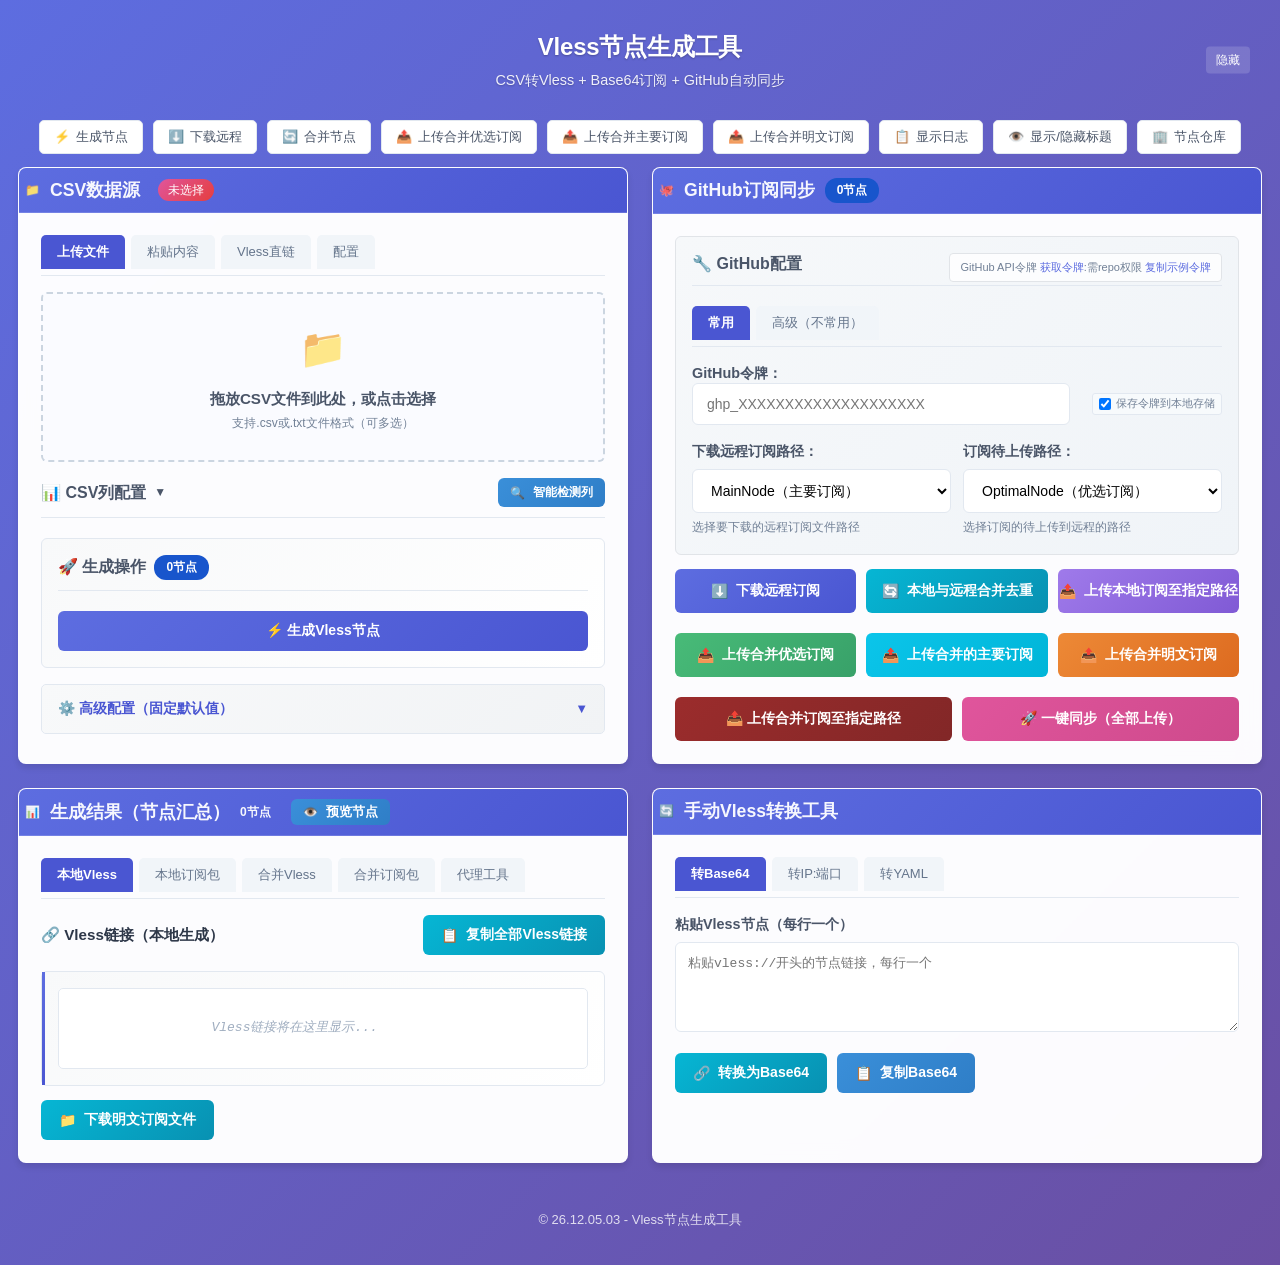
<file: index.html>
<!doctype html>
<html lang="zh-CN">
  <head>
    <meta charset="UTF-8" />
    <meta name="viewport" content="width=device-width, initial-scale=1.0" />
    <title>Vless节点生成工具-部署在GitHub Pages</title>
    <link rel="icon" href="./style/ico.png" type="image/png" />
    <link rel="stylesheet" href="./style.css" />
  </head>

  <body>
    <!-- 全局通知容器 -->
    <div class="notification-container" id="notificationContainer"></div>
    <div class="container">
      <!-- 顶部信息提示条（可隐藏） -->
      <div class="header-info" id="headerInfo">
        <button class="toggle-header-btn" id="toggleHeaderBtn">隐藏</button>
        <h1>Vless节点生成工具</h1>
        <p>CSV转Vless + Base64订阅 + GitHub自动同步</p>
      </div>

      <!-- 快捷操作按钮组（调整了顺序） -->
      <div class="quick-actions">
        <button class="quick-btn" onclick="generateVless()">
          <span>⚡</span> 生成节点
        </button>
        <button class="quick-btn" onclick="downloadRemote()">
          <span>⬇️</span> 下载远程
        </button>
        <button class="quick-btn" onclick="mergeAndShow()">
          <span>🔄</span> 合并节点
        </button>
        <!-- <button class="quick-btn" onclick="oneClickSync()">
                <span>🚀</span> 一键同步
            </button> -->
        <!-- <button class="quick-btn" onclick="uploadLocalBase64ToPath()">
                <span>📤</span> 上传本地订阅至指定路径
            </button> -->
        <button class="quick-btn" onclick="uploadMergedOptimal()">
          <span>📤</span> 上传合并优选订阅
        </button>
        <button class="quick-btn" onclick="uploadMergedBase64()">
          <span>📤</span> 上传合并主要订阅
        </button>
        <button class="quick-btn" onclick="uploadPlainNodes()">
          <span>📤</span> 上传合并明文订阅
        </button>
        <button class="quick-btn" onclick="toggleLog()">
          <span>📋</span> 显示日志
        </button>
        <button
          class="quick-btn"
          onclick="document.getElementById('toggleHeaderBtn').click()"
        >
          <span>👁️</span> 显示/隐藏标题
        </button>
        <button
          class="quick-btn"
          onclick="
            window.location.href = 'https://daizhouhui.github.io/CustomNode/'
          "
        >
          <span>🏢</span> 节点仓库
        </button>
      </div>

      <div class="main-layout">
        <!-- CSV数据源卡片 - 最常用 -->
        <div class="card">
          <div class="card-header">
            <h2>
              <span>📁</span>
              CSV数据源
              <span id="sourceBadge" class="source-badge">未选择</span>
            </h2>
          </div>
          <div class="card-body">
            <!-- CSV数据源标签页导航 -->
            <div class="card-tab-navigation" id="csvTabNav">
              <button class="card-tab-btn active" data-tab="upload-tab">
                上传文件
              </button>
              <button class="card-tab-btn" data-tab="paste-tab">
                粘贴内容
              </button>
              <button class="card-tab-btn" data-tab="vless-direct-tab">
                Vless直链
              </button>
              <button class="card-tab-btn" data-tab="config-tab">配置</button>
            </div>

            <!-- 上传文件标签页 -->
            <div class="card-tab-content active" id="upload-tab">
              <div class="section">
                <div class="file-upload-container">
                  <div class="file-upload-area" id="dropArea">
                    <div class="upload-icon">📁</div>
                    <p><strong>拖放CSV文件到此处，或点击选择</strong></p>
                    <small>支持.csv或.txt文件格式（可多选）</small>
                    <input
                      type="file"
                      id="fileInput"
                      accept=".csv,.txt"
                      multiple
                    />
                  </div>

                  <div id="fileInfo" class="file-info">
                    <div class="file-info-content">
                      <div class="file-info-text">
                        <span id="fileName" class="file-name"></span>
                        <span id="fileSize" class="file-size"></span>
                      </div>
                      <button
                        type="button"
                        id="removeFileBtn"
                        class="remove-file-btn"
                      >
                        <span>🗑️</span> 移除
                      </button>
                    </div>
                  </div>
                </div>

                <div class="section-title">
                  <button
                    type="button"
                    id="csvColumnConfigToggle"
                    class="csv-config-toggle"
                    aria-expanded="false"
                    aria-controls="csvColumnFields"
                  >
                    <span>📊 CSV列配置</span>
                    <span class="csv-config-toggle-icon" aria-hidden="true">
                      ▼
                    </span>
                  </button>
                  <button
                    class="btn btn-info"
                    style="
                      padding: 6px 12px;
                      font-size: 12px;
                      margin-left: auto;
                    "
                    onclick="autoDetectCSVColumns()"
                  >
                    <span>🔍</span> 智能检测列
                  </button>
                </div>

                <div
                  id="columnDetectionResult"
                  style="
                    display: none;
                    margin-bottom: 16px;
                    padding: 12px;
                    background: #f0f9ff;
                    border-radius: 6px;
                    border: 1px solid #b6e0fe;
                  "
                >
                  <div
                    style="
                      display: flex;
                      align-items: center;
                      gap: 8px;
                      margin-bottom: 0px;
                    "
                  >
                    <span style="font-weight: bold; color: #1e40af"
                      >🔍 检测结果:</span
                    >
                    <span id="detectionSummary" style="color: #4b5563"></span>
                  </div>
                  <div
                    style="font-size: 12px; color: #6b7280"
                    id="detectionDetails"
                  ></div>
                </div>

                <div id="csvColumnFields" hidden>
                  <div class="csv-config-row">
                    <div class="csv-form-group">
                      <label for="ipColumn"
                        >IP地址列
                        <span class="help-inline">A列=1，B列=2</span></label
                      >
                      <div class="input-row">
                        <input type="number" id="ipColumn" value="1" min="1" />
                      </div>
                    </div>
                    <div class="csv-form-group">
                      <label for="portColumn"
                        >端口列
                        <span class="help-inline">A列=1，-1表示无该列</span></label
                      >
                      <div class="input-row">
                        <input
                          type="number"
                          id="portColumn"
                          value="-1"
                          min="-1"
                        />
                      </div>
                    </div>
                    <div class="csv-form-group">
                      <label for="cityColumn"
                        >城市列
                        <span class="help-inline">A列=1，-1表示无该列</span></label
                      >
                      <div class="input-row">
                        <input
                          type="number"
                          id="cityColumn"
                          value="-1"
                          min="-1"
                        />
                      </div>
                    </div>
                  </div>

                  <div class="csv-config-row">
                    <div class="csv-form-group">
                      <label for="countryColumn"
                        >国家列
                        <span class="help-inline">A列=1，-1表示无该列</span></label
                      >
                      <div class="input-row">
                        <input
                          type="number"
                          id="countryColumn"
                          value="-1"
                          min="-1"
                        />
                      </div>
                    </div>
                    <div class="csv-form-group">
                      <label for="regionColumn"
                        >地区码列
                        <span class="help-inline">A列=1，-1表示无该列</span></label
                      >
                      <div class="input-row">
                        <input
                          type="number"
                          id="regionColumn"
                          value="-1"
                          min="-1"
                        />
                      </div>
                    </div>
                    <div class="csv-form-group">
                      <label for="speedColumn"
                        >速度列
                        <span class="help-inline">A列=1，-1表示无该列</span></label
                      >
                      <div class="input-row">
                        <input
                          type="number"
                          id="speedColumn"
                          value="-1"
                          min="-1"
                        />
                      </div>
                    </div>
                  </div>
                </div>
              </div>
            </div>

            <!-- 粘贴内容标签页 -->
            <div class="card-tab-content" id="paste-tab">
              <div class="section">
                <div class="section-title">
                  <span>📝 粘贴CSV或IP和端口内容</span>
                </div>

                <div class="form-group">
                  <label for="csvInput">CSV数据内容：</label>
                  <textarea
                    id="csvInput"
                    placeholder="支持多种格式，智能分割：
1. 单行或多行格式：
2. 紧凑格式（一行多个）：
3. 混合分隔符：
4. 只有IP（使用默认端口）："
                  ></textarea>
                </div>

                <!-- 智能分割说明 -->
                <div class="smart-split-info">
                  <h4>📋 智能分割说明</h4>
                  <p>支持以下格式（自动识别）：</p>
                  <ul>
                    <li>IP:端口（冒号分隔）</li>
                    <li>IP,端口（逗号分隔）</li>
                    <li>IP 端口（单个或多个空格分隔）</li>
                    <li>IP;端口（分号分隔）</li>
                    <li>只有IP（使用默认端口）</li>
                  </ul>
                  <p>支持混合格式和紧凑格式，自动去重和清理。</p>
                  <!-- CSV格式示例 -->
                  <div class="csv-example">
                    <strong>示例：</strong><br />
                    8.209.202.241:443<br />
                    104.238.162.245,8080<br />
                    45.76.123.234 8443<br />
                    142.93.128.233<br />
                    15.25.152.123 8443 (多个空格)
                  </div>
                </div>
              </div>
            </div>

            <!-- Vless直链标签页 -->
            <div class="card-tab-content" id="vless-direct-tab">
              <div class="section">
                <div class="section-title">
                  <span>🔗 粘贴Vless直链</span>
                  <span class="help-inline"
                    >保留原始链接和别名，不读取IP或重新命名</span
                  >
                </div>

                <div class="form-group">
                  <label for="vlessDirectInput">Vless链接（每行一个）</label>
                  <textarea
                    id="vlessDirectInput"
                    placeholder="vless://...&#10;vless://...&#10;&#10;支持一次粘贴一个或多个链接"
                  ></textarea>
                </div>

                <div class="button-group">
                  <button id="loadVlessDirectBtn" class="btn btn-primary">
                    <span>⚡</span> 载入Vless直链
                  </button>
                  <button id="clearVlessDirectBtn" class="btn btn-info">
                    <span>🗑️</span> 清空
                  </button>
                </div>
                <div class="help-text">
                  载入后可直接使用“上传本地订阅至指定路径”，无需生成、解析或重命名。
                </div>
              </div>
            </div>

            <!-- 配置标签页 -->
            <div class="card-tab-content" id="config-tab">
              <div class="section">
                <div class="section-title">
                  <span>⚙️ 节点配置</span>
                </div>

                <div class="config-row">
                  <div class="form-group">
                    <label for="defaultPort">默认端口</label>
                    <input
                      type="number"
                      id="defaultPort"
                      value="443"
                      min="1"
                      max="65535"
                    />
                  </div>

                  <div class="form-group">
                    <label for="remarksPrefix">别名前缀</label>
                    <input type="text" id="remarksPrefix" value="自选" />
                  </div>
                </div>

                <div class="checkbox-group">
                  <input type="checkbox" id="forcePort443" />
                  <label for="forcePort443"
                    ><strong>强制所有节点使用443端口</strong></label
                  >
                </div>

                <div class="checkbox-group">
                  <input type="checkbox" id="autoLocation" checked />
                  <label for="autoLocation"
                    ><strong>自动识别IP属地生成别名</strong></label
                  >
                </div>

                <div class="checkbox-group">
                  <input type="checkbox" id="renameOnMerge" checked />
                  <label for="renameOnMerge"
                    ><strong>合并时重新设置所有节点别名</strong></label
                  >
                </div>
                <!-- 新增：使用CSV信息生成别名 -->
                <div class="checkbox-group">
                  <input type="checkbox" id="useCsvInfo" checked />
                  <label for="useCsvInfo"
                    ><strong>优先使用CSV信息生成别名</strong></label
                  >
                </div>
              </div>
            </div>

            <!-- 生成按钮区域 -->
            <div class="generate-section">
              <div class="section-title">
                <span>🚀 生成操作</span>
                <span id="localNodeCount" class="node-counter">0节点</span>
              </div>

              <button id="generateBtn" class="btn btn-primary btn-block">
                <span>⚡</span> 生成Vless节点
              </button>

              <div class="loading" id="loading">
                <div class="loading-spinner"></div>
                <p>正在处理数据，请稍候...</p>
              </div>
            </div>

            <!-- 高级配置折叠面板 -->
            <div class="accordion">
              <div class="accordion-header" id="advancedConfigToggle">
                <span>⚙️ 高级配置（固定默认值）</span>
                <span class="icon">▼</span>
              </div>
              <div class="accordion-content" id="advancedConfigContent">
                <div class="config-row">
                  <div class="form-group">
                    <label>用户ID (UUID)</label>
                    <div class="config-choice">
                      <input
                        type="text"
                        id="uuid"
                        value="99999999-9999-8999-9999-99abcdefabcd"
                      />
                      <select
                        aria-label="选择UUID候选值"
                        onchange="
                          document.getElementById('uuid').value = this.value;
                          this.selectedIndex = 0;
                        "
                      >
                        <option value="" selected></option>
                        <option value="471a8e64-7b21-4703-b1d1-45a221098459">
                          471a8e64-7b21-4703-b1d1-45a221098459
                        </option>
                        <option value="98765432-10fe-dcba-9876-543210fedcba">
                          98765432-10fe-dcba-9876-543210fedcba
                        </option>
                        <option value="99999999-9999-8999-9999-99abcdefabcd">
                          99999999-9999-8999-9999-99abcdefabcd
                        </option>
                      </select>
                    </div>
                  </div>

                  <div class="form-group">
                    <label>伪装域名 (Host)</label>
                    <div class="config-choice">
                      <input
                        type="text"
                        id="host"
                        value="s.kyma.dpdns.org"
                      />
                      <select
                        aria-label="选择Host候选值"
                        onchange="
                          syncHostAndSni('host', this.value);
                          this.selectedIndex = 0;
                        "
                      >
                        <option value="" selected></option>
                        <option value="s.kyma.dpdns.org">
                          s.kyma.dpdns.org
                        </option>
                        <option value="node.knny.dpdns.org">
                          node.knny.dpdns.org
                        </option>
                        <option value="node.soren920.dpdns.org">
                          node.soren920.dpdns.org
                        </option>
                        <option value="onlycore.knny.dpdns.org">
                          onlycore.knny.dpdns.org
                        </option>
                        <option value="onlycore.soren920.dpdns.org">
                          onlycore.soren920.dpdns.org
                        </option>
                      </select>
                    </div>
                  </div>
                </div>

                <div class="config-row">
                  <div class="form-group">
                    <label>SNI域名</label>
                    <div class="config-choice">
                      <input type="text" id="sni" value="s.kyma.dpdns.org" />
                      <select
                        aria-label="选择SNI候选值"
                        onchange="
                          syncHostAndSni('sni', this.value);
                          this.selectedIndex = 0;
                        "
                      >
                        <option value="" selected></option>
                        <option value="s.kyma.dpdns.org">
                          s.kyma.dpdns.org
                        </option>
                        <option value="node.knny.dpdns.org">
                          node.knny.dpdns.org
                        </option>
                        <option value="node.soren920.dpdns.org">
                          node.soren920.dpdns.org
                        </option>
                        <option value="onlycore.knny.dpdns.org">
                          onlycore.knny.dpdns.org
                        </option>
                        <option value="onlycore.soren920.dpdns.org">
                          onlycore.soren920.dpdns.org
                        </option>
                      </select>
                    </div>
                  </div>

                  <div class="form-group">
                    <label>浏览器指纹 (fp)</label>
                    <div class="config-choice">
                      <input type="text" id="fp" value="chrome" />
                      <select
                        aria-label="选择浏览器指纹"
                        onchange="
                          document.getElementById('fp').value = this.value;
                          this.selectedIndex = 0;
                        "
                      >
                        <option value="" selected></option>
                        <option value="chrome">chrome</option>
                        <option value="firefox">firefox</option>
                        <option value="safari">safari</option>
                        <option value="ios">ios</option>
                        <option value="android">android</option>
                        <option value="edge">edge</option>
                      </select>
                    </div>
                  </div>
                </div>

                <div class="config-row">
                  <div class="form-group">
                    <label
                      >自定义Path参数
                      <span class="help-inline"
                        >默认: /knny96214?ed=2048</span
                      ></label
                    >
                    <div class="config-choice">
                      <input
                        type="text"
                        id="customPath"
                        value="/knny96214?ed=2048"
                        placeholder="例如: /knny96214?ed=2048"
                      />
                      <select
                        aria-label="选择自定义Path参数"
                        onchange="
                          document.getElementById('customPath').value = this.value;
                          this.selectedIndex = 0;
                        "
                      >
                        <option value="" selected></option>
                        <option value="/?ed=2048">/?ed=2048</option>
                        <option value="/knny96214?ed=2048">
                          /knny96214?ed=2048
                        </option>
                        <option value="/?ed=2048&auth=knny96214">
                          /?ed=2048&auth=knny96214
                        </option>
                      </select>
                    </div>
                  </div>
                  <div class="form-group">
                    <label
                      >ECH参数
                      <span class="help-inline"
                        >仅更新原链接已有的ech参数</span
                      ></label
                    >
                    <input
                      type="text"
                      id="ech"
                      value="cloudflare-ech.com+https://223.5.5.5/dns-query"
                    />
                  </div>
                </div>

                <div class="help-text">
                  其他固定参数：<br />
                  • 加密方式：none<br />
                  • 网络类型：ws<br />
                  • TLS：启用<br />
                  • ECH：仅原始Vless链接包含ech参数时启用，默认值为
                  cloudflare-ech.com+https://223.5.5.5/dns-query<br />
                  • Flow：空<br />
                  • 伪装方式：空
                </div>
              </div>
            </div>
          </div>
        </div>

        <!-- 生成结果卡片 - 常用 -->
        <div class="card">
          <div class="card-header">
            <h2>
              <span>📊</span>
              生成结果（节点汇总）
              <span id="resultCount" class="badge">0节点</span>
              <button
                id="previewNodesBtn"
                class="btn btn-info"
                style="
                  padding: 4px 12px;
                  font-size: 13px;
                  margin-left: 10px;
                  vertical-align: middle;
                "
              >
                <span>👁️</span> 预览节点
              </button>
            </h2>
          </div>
          <div class="card-body">
            <!-- 生成结果标签页 -->
            <div class="card-tab-navigation" id="resultTabNav">
              <button class="card-tab-btn active" data-tab="vless-tab">
                本地Vless
              </button>
              <button class="card-tab-btn" data-tab="local-base64-tab">
                本地订阅包
              </button>
              <button class="card-tab-btn" data-tab="merged-tab">
                合并Vless
              </button>
              <button class="card-tab-btn" data-tab="auto-base64-tab">
                合并订阅包
              </button>
              <button class="card-tab-btn" data-tab="proxy-tools-tab">
                代理工具
              </button>
            </div>

            <!-- Vless链接标签页 -->
            <div class="card-tab-content active" id="vless-tab">
              <div class="result-header">
                <h3>🔗 Vless链接（本地生成）</h3>
                <button id="copyVlessBtn" class="btn btn-success">
                  <span>📋</span> 复制全部Vless链接
                </button>
              </div>
              <div class="result-box">
                <div id="vless-links" class="result-content empty">
                  Vless链接将在这里显示...
                </div>
              </div>

              <div class="button-group" style="margin-top: 14px">
                <!-- 只保留一个下载按钮 -->
                <button id="downloadAllBtn" class="btn btn-success">
                  <span>📁</span> 下载明文订阅文件
                </button>
              </div>
            </div>

            <!-- 本地订阅包标签页 -->
            <div class="card-tab-content" id="local-base64-tab">
              <div class="result-header">
                <h3>🔗 Base64订阅（本地生成）</h3>
                <button id="copyLocalBase64Btn" class="btn btn-success">
                  <span>📋</span> 复制Base64
                </button>
              </div>
              <div class="result-box">
                <div id="localBase64Output" class="result-content empty">
                  Base64订阅内容将在这里显示...
                </div>
              </div>
              <div class="result-header" style="margin-top: 20px">
                <h3>📄 本地YAML配置</h3>
                <div class="button-group">
                  <button id="copyLocalYamlBtn" class="btn btn-info">
                    <span>📋</span> 复制YAML
                  </button>
                  <button id="downloadLocalYamlBtn" class="btn btn-primary">
                    <span>📁</span> 下载YAML
                  </button>
                </div>
              </div>
              <div class="result-box">
                <div id="localYamlOutput" class="result-content empty">
                  本地YAML配置将在这里显示...
                </div>
              </div>
              <div class="help-text">
                此Base64可直接作为订阅链接导入Clash、Shadowrocket等工具
              </div>
            </div>

            <!-- 合并结果标签页 -->
            <div class="card-tab-content" id="merged-tab">
              <div class="result-header">
                <h3>🔄 合并结果预览（明文）</h3>
                <button id="copyMergedBtn" class="btn btn-success">
                  <span>📋</span> 复制明文
                </button>
              </div>
              <div class="result-box">
                <div id="mergedResult" class="result-content empty">
                  合并后的节点将在这里显示...
                </div>
              </div>
            </div>

            <!-- 合并订阅包标签页 -->
            <div class="card-tab-content" id="auto-base64-tab">
              <div class="result-header">
                <h3>🔗 Base64订阅（本地+远程合并）</h3>
                <button id="copyAutoBase64Btn" class="btn btn-success">
                  <span>📋</span> 复制Base64
                </button>
              </div>
              <div class="result-box">
                <div id="autoBase64Output" class="result-content empty">
                  合并去重后将自动生成Base64订阅内容...
                </div>
              </div>
              <div class="result-header" style="margin-top: 20px">
                <h3>📄 合并结果YAML配置</h3>
                <div class="button-group">
                  <button id="copyMergedYamlBtn" class="btn btn-info">
                    <span>📋</span> 复制YAML
                  </button>
                  <button id="downloadMergedYamlBtn" class="btn btn-primary">
                    <span>📁</span> 下载YAML
                  </button>
                </div>
              </div>
              <div class="result-box">
                <div id="mergedYamlOutput" class="result-content empty">
                  合并后的YAML配置将在这里显示...
                </div>
              </div>
            </div>

            <!-- 代理工具标签页 -->
            <div class="card-tab-content" id="proxy-tools-tab">
              <div class="result-header">
                <h3>🔧 代理工具配置文件下载</h3>
              </div>
              <div class="proxy-tools-grid">
                <div class="proxy-tool-item">
                  <div class="tool-icon">⚡</div>
                  <div class="tool-info">
                    <h4>Clash</h4>
                    <p>YAML配置文件</p>
                  </div>
                  <button id="downloadClashBtn" class="btn btn-info">
                    <span>⬇️</span> 下载YAML
                  </button>
                </div>
              </div>
              <div class="help-text" style="margin-top: 16px">
                选择代理工具下载对应的配置文件或订阅链接
              </div>
            </div>
          </div>
        </div>

        <!-- GitHub同步卡片 - 次常用 -->
        <div class="card">
          <div class="card-header">
            <h2>
              <span>🐙</span>
              GitHub订阅同步
              <span class="node-counter" id="syncNodeCount">0节点</span>
            </h2>
          </div>
          <div class="card-body">
            <div class="github-config">
              <!-- GitHub配置帮助文本 - 放在右上角 -->
              <div class="github-config-help">
                GitHub API令牌
                <a href="https://github.com/settings/tokens" target="_blank"
                  >获取令牌</a
                >:需repo权限
                <a href="#" onclick="copyGitToken()">复制示例令牌</a>
              </div>

              <div class="section-title">
                <span>🔧 GitHub配置</span>
              </div>

              <!-- 将 GitHub 配置分为两个标签页：常用（保留三个主要输入）与高级（不常用） -->
              <div class="card-tab-navigation" id="githubConfigTabNav">
                <button class="card-tab-btn active" data-tab="github-basic-tab">
                  常用
                </button>
                <button class="card-tab-btn" data-tab="github-advanced-tab">
                  高级（不常用）
                </button>
              </div>

              <!-- 常用标签：令牌 单独一行；路径选择保持原先次序：下载在前，上传在后 -->
              <div class="card-tab-content active" id="github-basic-tab">
                <div class="form-group">
                  <label for="githubToken" class="token-label"
                    >GitHub令牌：</label
                  >
                  <div style="display: flex; gap: 12px; align-items: center">
                    <input
                      type="password"
                      id="githubToken"
                      placeholder="ghp_XXXXXXXXXXXXXXXXXXXX"
                      style="flex: 1"
                    />
                    <label class="token-save-label" for="saveToken">
                      <input type="checkbox" id="saveToken" checked />
                      保存令牌到本地存储
                    </label>
                  </div>
                </div>

                <div class="path-select-row">
                  <div class="form-group">
                    <label for="downloadUrlSelect">下载远程订阅路径：</label>
                    <select id="downloadUrlSelect">
                      <option value="MainNode">MainNode（主要订阅）</option>
                      <option value="OptimalNode">
                        OptimalNode（优选订阅）
                      </option>
                      <option value="PlainNode">PlainNode（明文订阅）</option>
                      <option value="custom">自定义路径</option>
                    </select>
                    <input
                      type="text"
                      id="customDownloadUrl"
                      class="custom-url-input"
                      placeholder="输入自定义路径，如：OtherNode"
                    />
                    <div class="help-text">选择要下载的远程订阅文件路径</div>
                  </div>

                  <div class="form-group">
                    <label for="uploadPathSelect">订阅待上传路径：</label>
                    <select id="uploadPathSelect">
                      <option value="OptimalNode">
                        OptimalNode（优选订阅）
                      </option>
                      <option value="MainNode">MainNode（主要订阅）</option>
                      <option value="PlainNode">PlainNode（明文订阅）</option>
                      <option value="custom">自定义路径</option>
                    </select>
                    <input
                      type="text"
                      id="customUploadPath"
                      class="custom-url-input"
                      placeholder="输入自定义路径，如：OtherNode"
                    />
                    <div class="help-text">选择订阅的待上传到远程的路径</div>
                  </div>
                </div>
              </div>

              <!-- 高级标签（移动不常用项：仓库、分支、文件名、链接类型） -->
              <div class="card-tab-content" id="github-advanced-tab">
                <div class="config-row">
                  <div class="form-group">
                    <label for="githubRepo">GitHub仓库：</label>
                    <input
                      type="text"
                      id="githubRepo"
                      value="DaiZhouHui/CustomNode"
                    />
                  </div>

                  <div class="form-group">
                    <label for="githubBranch">分支：</label>
                    <input type="text" id="githubBranch" value="main" />
                  </div>
                </div>

                <div class="config-row">
                  <div class="form-group">
                    <label for="optimalNodeFile">优选订阅文件</label>
                    <input
                      type="text"
                      id="optimalNodeFile"
                      value="OptimalNode"
                    />
                  </div>

                  <div class="form-group">
                    <label for="mainNodeFile">主要订阅文件</label>
                    <input type="text" id="mainNodeFile" value="MainNode" />
                  </div>

                  <div class="form-group">
                    <label for="plainNodeFile">明文订阅文件</label>
                    <input type="text" id="plainNodeFile" value="PlainNode" />
                  </div>
                </div>

                <!-- 单独一行：删除远程文件（及其 .yaml）功能 -->
                <div class="config-row">
                  <div class="form-group" style="width: 100%">
                    <label for="deleteFileName"
                      >删除远程文件及其对应yaml文件（输入文件名）</label
                    >
                    <div style="display: flex; gap: 8px; align-items: center">
                      <input
                        type="text"
                        id="deleteFileName"
                        placeholder="例如：OptimalNode"
                        style="flex: 1"
                      />
                      <button id="deleteRemoteFileBtn" class="btn btn-warning">
                        删除指定路径文件
                      </button>
                    </div>
                    <div class="help-text">
                      将删除 GitHub 仓库中对应的文件及同名的 .yaml
                      文件，请谨慎操作。<a
                        href="https://github.com/DaiZhouHui/CustomNode"
                        target="_blank"
                        >访问CustomNode仓库</a
                      >
                      |
                      <a
                        href="https://github.com/DaiZhouHui/NodeWeb"
                        target="_blank"
                        >访问NodeWeb生成页</a
                      >
                    </div>
                  </div>
                </div>

                <div class="config-row">
                  <div class="form-group">
                    <label for="fileLinkTypeSelect"
                      >生成链接类型（默认 GitHub Raw）</label
                    >
                    <select id="fileLinkTypeSelect">
                      <option value="raw">
                        Raw（https://raw.githubusercontent.com/...）
                      </option>
                      <option value="pages">
                        GitHub Pages（https://{user}.github.io/{repo}/...）
                      </option>
                    </select>
                    <div class="help-text">
                      选择网页上显示/复制的链接类型，默认使用 GitHub Pages
                    </div>
                  </div>
                </div>
                <!-- 已移除：定时同步（浏览器端）功能（按要求删去） -->
              </div>
            </div>

            <!-- GitHub操作按钮 - 重新调整布局 -->
            <div class="github-buttons">
              <!-- 第一行：三个按钮 -->
              <div class="github-buttons-row1">
                <button id="downloadSubBtn" class="btn btn-primary">
                  <span>⬇️</span> 下载远程订阅
                </button>
                <button id="mergeBtn" class="btn btn-success">
                  <span>🔄</span> 本地与远程合并去重
                </button>
                <button
                  id="uploadLocalBase64ToPathBtn"
                  class="btn btn-local-upload"
                >
                  <span>📤</span> 上传本地订阅至指定路径
                </button>
              </div>

              <!-- 第二行：三个按钮 -->
              <div class="github-buttons-row2">
                <button
                  id="uploadMergedOptimalBtn"
                  class="btn btn-upload-merged"
                >
                  <span>📤</span> 上传合并优选订阅
                </button>
                <button
                  id="uploadMergedBase64Btn"
                  class="btn btn-subscription-upload"
                >
                  <span>📤</span> 上传合并的主要订阅
                </button>
                <button id="uploadPlainNodesBtn" class="btn btn-merge-upload">
                  <span>📤</span> 上传合并明文订阅
                </button>
              </div>

              <!-- 第三行：新增"上传合并订阅至指定路径"和"一键同步"按钮 -->
              <div class="github-buttons-row3">
                <button
                  id="uploadMergedToPathBtn"
                  class="btn btn-merge-to-path btn-block"
                >
                  <span>📤</span> 上传合并订阅至指定路径
                </button>
                <button id="syncBtn" class="btn btn-oneclick-sync btn-block">
                  <span>🚀</span> 一键同步（全部上传）
                </button>
              </div>
            </div>

            <!-- GitHub.io链接显示区域 -->
            <div
              class="github-links-section"
              id="githubLinksSection"
              style="display: none"
            >
              <h3>🔗 GitHub.io 订阅链接</h3>
              <div class="github-links-container">
                <div
                  class="github-link-item"
                  id="plainNodesLink"
                  style="display: none"
                >
                  <div class="link-label">明文订阅链接：</div>
                  <div class="link-content">
                    <input
                      type="text"
                      id="plainNodesUrl"
                      readonly
                      class="link-input"
                    />
                    <button id="copyPlainNodesUrl" class="btn btn-info btn-sm">
                      <span>📋</span> 复制
                    </button>
                    <button
                      class="btn btn-primary btn-sm"
                      onclick="
                        showQR(
                          document.getElementById('plainNodesUrl').value,
                          '明文订阅',
                        )
                      "
                    >
                      <span>🔍</span> 二维码
                    </button>
                  </div>
                </div>
                <div
                  class="github-link-item"
                  id="mergedBase64Link"
                  style="display: none"
                >
                  <div class="link-label">合并Base64订阅链接：</div>
                  <div class="link-content">
                    <input
                      type="text"
                      id="mergedBase64Url"
                      readonly
                      class="link-input"
                    />
                    <button
                      id="copyMergedBase64Url"
                      class="btn btn-info btn-sm"
                    >
                      <span>📋</span> 复制
                    </button>
                    <button
                      class="btn btn-primary btn-sm"
                      onclick="
                        showQR(
                          document.getElementById('mergedBase64Url').value,
                          '合并Base64订阅',
                        )
                      "
                    >
                      <span>🔍</span> 二维码
                    </button>
                  </div>
                </div>
                <div
                  class="github-link-item"
                  id="mergedYamlLink"
                  style="display: none"
                >
                  <div class="link-label">合并YAML配置链接：</div>
                  <div class="link-content">
                    <input
                      type="text"
                      id="mergedYamlUrl"
                      readonly
                      class="link-input"
                    />
                    <button id="copyMergedYamlUrl" class="btn btn-info btn-sm">
                      <span>📋</span> 复制
                    </button>
                    <button
                      class="btn btn-primary btn-sm"
                      onclick="
                        showQR(
                          document.getElementById('mergedYamlUrl').value,
                          '合并YAML',
                        )
                      "
                    >
                      <span>🔍</span> 二维码
                    </button>
                  </div>
                </div>
                <div
                  class="github-link-item"
                  id="mergedOptimalLink"
                  style="display: none"
                >
                  <div class="link-label">优选订阅链接：</div>
                  <div class="link-content">
                    <input
                      type="text"
                      id="mergedOptimalUrl"
                      readonly
                      class="link-input"
                    />
                    <button
                      id="copyMergedOptimalUrl"
                      class="btn btn-info btn-sm"
                    >
                      <span>📋</span> 复制
                    </button>
                    <button
                      class="btn btn-primary btn-sm"
                      onclick="
                        showQR(
                          document.getElementById('mergedOptimalUrl').value,
                          '优选订阅',
                        )
                      "
                    >
                      <span>🔍</span> 二维码
                    </button>
                  </div>
                </div>
                <div
                  class="github-link-item"
                  id="localBase64Link"
                  style="display: none"
                >
                  <div class="link-label">本地订阅链接：</div>
                  <div class="link-content">
                    <input
                      type="text"
                      id="localBase64Url"
                      readonly
                      class="link-input"
                    />
                    <button id="copyLocalBase64Url" class="btn btn-info btn-sm">
                      <span>📋</span> 复制
                    </button>
                    <button
                      class="btn btn-primary btn-sm"
                      onclick="
                        showQR(
                          document.getElementById('localBase64Url').value,
                          '本地订阅',
                        )
                      "
                    >
                      <span>🔍</span> 二维码
                    </button>
                  </div>
                </div>
                <div
                  class="github-link-item"
                  id="localYamlLink"
                  style="display: none"
                >
                  <div class="link-label">本地YAML配置链接：</div>
                  <div class="link-content">
                    <input
                      type="text"
                      id="localYamlUrl"
                      readonly
                      class="link-input"
                    />
                    <button id="copyLocalYamlUrl" class="btn btn-info btn-sm">
                      <span>📋</span> 复制
                    </button>
                    <button
                      class="btn btn-primary btn-sm"
                      onclick="
                        showQR(
                          document.getElementById('localYamlUrl').value,
                          '本地YAML',
                        )
                      "
                    >
                      <span>🔍</span> 二维码
                    </button>
                  </div>
                </div>
                <div
                  class="github-link-item"
                  id="mergedToPathLink"
                  style="display: none"
                >
                  <div class="link-label">指定路径订阅链接：</div>
                  <div class="link-content">
                    <input
                      type="text"
                      id="mergedToPathUrl"
                      readonly
                      class="link-input"
                    />
                    <button
                      id="copyMergedToPathUrl"
                      class="btn btn-info btn-sm"
                    >
                      <span>📋</span> 复制
                    </button>
                    <button
                      class="btn btn-primary btn-sm"
                      onclick="
                        showQR(
                          document.getElementById('mergedToPathUrl').value,
                          '指定路径订阅',
                        )
                      "
                    >
                      <span>🔍</span> 二维码
                    </button>
                  </div>
                </div>
                <div
                  class="github-link-item"
                  id="yamlConfigLink"
                  style="display: none"
                >
                  <div class="link-label">YAML配置文件链接：</div>
                  <div class="link-content">
                    <input
                      type="text"
                      id="yamlConfigUrl"
                      readonly
                      class="link-input"
                    />
                    <button id="copyYamlConfigUrl" class="btn btn-info btn-sm">
                      <span>📋</span> 复制
                    </button>
                    <button
                      class="btn btn-primary btn-sm"
                      onclick="
                        showQR(
                          document.getElementById('yamlConfigUrl').value,
                          'YAML配置',
                        )
                      "
                    >
                      <span>🔍</span> 二维码
                    </button>
                  </div>
                </div>
              </div>
            </div>

            <!-- GitHub统计 -->
            <div class="github-stats" id="githubStats" style="display: none">
              <div class="stat-item">
                <span class="stat-label">本地节点</span>
                <span class="stat-value" id="localNodes">0</span>
              </div>
              <div class="stat-item">
                <span class="stat-label">远程节点</span>
                <span class="stat-value" id="remoteNodes">0</span>
              </div>
              <div class="stat-item">
                <span class="stat-label">合并节点</span>
                <span class="stat-value" id="mergedNodes">0</span>
              </div>
              <div class="stat-item">
                <span class="stat-label">去重后节点</span>
                <span class="stat-value" id="uniqueNodes">0</span>
              </div>
            </div>

            <!-- 日志记录区域 -->
            <div class="log-section" id="logSection">
              <div class="log-header">
                <h3>📝 操作日志</h3>
                <div class="log-controls">
                  <button
                    id="clearLogBtn"
                    class="btn btn-info"
                    style="padding: 6px 12px; font-size: 12px"
                  >
                    <span>🗑️</span> 清空日志
                  </button>
                  <button
                    id="toggleLogBtn"
                    class="btn btn-info"
                    style="padding: 6px 12px; font-size: 12px"
                  >
                    <span>📋</span> 收起日志
                  </button>
                </div>
              </div>
              <div class="log-content" id="logContent">
                <div class="log-entry">
                  <span class="log-time" id="logTime">[系统启动]</span>
                  <span class="log-level info">信息</span>
                  <span class="log-message">Vless节点生成工具已启动</span>
                </div>
              </div>
            </div>
          </div>
        </div>

        <!-- 手动转换卡片 - 最少用 -->
        <div class="card">
          <div class="card-header">
            <h2>
              <span>🔄</span>
              手动Vless转换工具
            </h2>
          </div>
          <div class="card-body">
            <!-- 手动转换工具标签页导航 -->
            <div class="card-tab-navigation" id="manualTabNav">
              <button class="card-tab-btn active" data-tab="base64-tab">
                转Base64
              </button>
              <button class="card-tab-btn" data-tab="ip-port-tab">
                转IP:端口
              </button>
              <button class="card-tab-btn" data-tab="yaml-tab">转YAML</button>
            </div>

            <!-- 转Base64标签页 -->
            <div class="card-tab-content active" id="base64-tab">
              <div class="form-group">
                <label for="manualVlessInput">粘贴Vless节点（每行一个）</label>
                <textarea
                  id="manualVlessInput"
                  placeholder="粘贴vless://开头的节点链接，每行一个"
                ></textarea>
              </div>
              <div class="button-group">
                <button id="convertToBase64Btn" class="btn btn-success">
                  <span>🔗</span> 转换为Base64
                </button>
                <button id="copyManualBase64Btn" class="btn btn-info">
                  <span>📋</span> 复制Base64
                </button>
              </div>
              <div
                class="result-box"
                id="manualBase64Section"
                style="display: none; margin-top: 12px"
              >
                <div class="result-header">
                  <h3>手动转换的Base64订阅</h3>
                </div>
                <div id="manualBase64Output" class="result-content empty">
                  Base64内容将在这里显示...
                </div>
              </div>
            </div>

            <!-- 转IP:端口标签页 -->
            <div class="card-tab-content" id="ip-port-tab">
              <div class="form-group">
                <label for="manualVlessInput2">粘贴Vless节点（每行一个）</label>
                <textarea
                  id="manualVlessInput2"
                  placeholder="粘贴vless://开头的节点链接，每行一个"
                ></textarea>
              </div>
              <div class="button-group">
                <button id="convertToIpPortBtn" class="btn btn-success">
                  <span>🔗</span> 提取IP:端口
                </button>
                <button id="copyIpPortBtn" class="btn btn-info">
                  <span>📋</span> 复制IP:端口
                </button>
                <button id="downloadIpPortBtn" class="btn btn-primary">
                  <span>📁</span> 下载TXT
                </button>
              </div>
              <div
                class="result-box"
                id="manualIpPortSection"
                style="display: none; margin-top: 12px"
              >
                <div class="result-header">
                  <h3>提取的IP:端口列表</h3>
                </div>
                <div id="manualIpPortOutput" class="result-content empty">
                  IP:端口列表将在这里显示...
                </div>
              </div>
            </div>

            <!-- 转YAML标签页 -->
            <div class="card-tab-content" id="yaml-tab">
              <div class="form-group">
                <label for="manualVlessInput3">粘贴Vless节点（每行一个）</label>
                <textarea
                  id="manualVlessInput3"
                  placeholder="粘贴vless://开头的节点链接，每行一个"
                ></textarea>
              </div>
              <div class="form-group">
                <label for="yamlFileName"
                  >YAML文件名（可选，默认为 clash-config.yaml）</label
                >
                <input
                  type="text"
                  id="yamlFileName"
                  placeholder="clash-config.yaml"
                  value="clash-config.yaml"
                />
              </div>
              <div class="button-group">
                <button id="convertToYamlBtn" class="btn btn-success">
                  <span>🔧</span> 转换为YAML
                </button>
                <button id="testParseBtn" class="btn btn-info">
                  <span>🧪</span> 测试解析
                </button>
                <button id="copyYamlBtn" class="btn btn-info">
                  <span>📋</span> 复制YAML
                </button>
                <button id="downloadYamlBtn" class="btn btn-primary">
                  <span>📁</span> 下载YAML
                </button>
                <button id="uploadYamlBtn" class="btn btn-upload-yaml">
                  <span>📤</span> 上传YAML
                </button>
              </div>
              <div
                class="result-box"
                id="manualYamlSection"
                style="display: none; margin-top: 12px"
              >
                <div class="result-header">
                  <h3>转换的Clash YAML配置</h3>
                </div>
                <div id="manualYamlOutput" class="result-content empty">
                  YAML配置将在这里显示...
                </div>
              </div>
            </div>
          </div>
        </div>
      </div>

      <div class="footer">
        <p>© <span id="versionText">Vless节点生成工具</span></p>
      </div>
    </div>
    <script src="./js/map.js"></script>
    <script src="./js/ip-geolocation.js"></script>
    <script>
      // UTF-8 转 Base64 编码函数
      function utf8ToBase64(str) {
        const bytes = new TextEncoder().encode(str);
        const binString = Array.from(bytes, (byte) =>
          String.fromCodePoint(byte),
        ).join("");
        return btoa(binString);
      }

      // 全局数据
      let data = {
        vlessLinks: [],
        localBase64Content: "", // 本地生成自动Base64
        localYamlContent: "", // 本地生成的YAML
        autoBase64Content: "", // 合并后自动Base64
        manualBase64Content: "", // 手动转换Base64
        manualIpPortContent: "", // 手动提取IP:端口
        manualYamlContent: "", // 手动转换YAML
        mergedYamlContent: "", // 合并生成的YAML
        remoteNodes: [],
        uniqueNodes: [],
        uploadedFiles: [], // 新增：已上传的文件列表
        nodeSha: null,
        plainSha: null,
        optimalSha: null, // 新增：优选订阅文件的sha
        locationSha: null, // 本地生成Base64文件的sha
        stats: { local: 0, remote: 0, merged: 0, unique: 0 },
        currentSource: "none",
        // 新增：缓存管理数据
        cache: {
          remoteNodes: [], // 远程节点缓存
          lastDownloadTime: 0, // 上次下载时间戳f
          downloadPath: "", // 上次下载的路径
          needsUpdate: false, // 标记缓存是否需要更新
          lastLocalGeneration: 0, // 上次本地生成节点时间
        },
        // 新增：CSV列检测结果
        csvColumnDetection: {
          ipColumn: 0,
          portColumn: -1,
          cityColumn: -1,
          countryColumn: -1,
          regionColumn: -1,
          speedColumn: -1,
          speedColumnDetectedByHeader: false,
          hasHeader: false,
          detected: false,
        },
      };

      // 新增：日志数据
      let logData = {
        entries: [],
        maxEntries: 50,
      };

      // 新增：通知数据
      let notifications = {
        active: [],
        maxNotifications: 5,
      };

      // 新增：缓存时间戳
      let lastDownloadTimestamp = 0;
      const DOWNLOAD_CACHE_TIME = 2000; // 2秒缓存时间

      // 新增：确认对话框键盘事件处理器
      let dialogKeyHandler = null;

      document.addEventListener("DOMContentLoaded", () => {
        initDragDrop();
        initEvents();
        loadSavedToken();
        updateStats();
        addLog("系统启动", "Vless节点生成工具已启动，欢迎使用！", "info");
        initTabs();
        initAccordion();
        initHeaderToggle();

        // 初始化版本号显示（日期版号，短格式：YY.MM.DD.HH）
        try {
          const vEl = document.getElementById("versionText");
          const now = new Date();
          const yy = String(now.getFullYear()).slice(-2);
          const mm = String(now.getMonth() + 1).padStart(2, "0");
          const dd = String(now.getDate()).padStart(2, "0");
          const hh = String(now.getHours()).padStart(2, "0");
          vEl.textContent = `${yy}.${mm}.${dd}.${hh} - Vless节点生成工具`;
        } catch (e) {
          console.warn("不能设置版本号显示", e);
        }

        // 初始化粘贴输入框状态
        updateCSVInputState();

        // 初始化上传路径选择
        initUploadPathSelect();

        // 自动隐藏标题提示
        setTimeout(() => {
          const headerInfo = document.getElementById("headerInfo");
          if (headerInfo && !headerInfo.classList.contains("hidden")) {
            headerInfo.classList.add("hidden");
          }
        }, 3000);
      });

      // 定时同步功能已移除

      // 通用上传函数，包含SHA重试逻辑
      async function uploadToGitHub(
        fileName,
        content,
        isBase64 = false,
        customMessage = "",
      ) {
        const token = document.getElementById("githubToken").value.trim();
        if (!token) {
          throw new Error("缺少GitHub Token，请先在GitHub配置中输入有效的令牌");
        }

        const repo = document.getElementById("githubRepo").value.trim();
        if (!repo) {
          throw new Error("GitHub仓库名称不能为空");
        }

        const branch =
          document.getElementById("githubBranch").value.trim() || "main";

        // 记录原始操作
        const originalFileName = fileName;
        const isRetry = customMessage.includes("[重试]");

        // 步骤1: 尝试获取最新的SHA值
        let fileSha = null;
        let retryCount = 0;
        const maxRetries = 2;

        while (retryCount <= maxRetries) {
          try {
            // 清除可能的缓存，使用时间戳
            const timestamp = Date.now();
            const checkUrl = `https://api.github.com/repos/${repo}/contents/${fileName}?ref=${branch}&t=${timestamp}`;

            const checkRes = await fetch(checkUrl, {
              headers: {
                Authorization: `token ${token}`,
                Accept: "application/vnd.github.v3+json",
              },
            });

            if (checkRes.ok) {
              const json = await checkRes.json();
              fileSha = json.sha;
              console.log(
                `✅ 获取到 ${fileName} 的最新SHA: ${fileSha.substring(0, 8)}...`,
              );
              break; // 成功获取SHA，退出循环
            } else if (checkRes.status === 404) {
              console.log(`📄 ${fileName} 文件不存在，将创建新文件`);
              fileSha = null;
              break; // 文件不存在，退出循环
            } else {
              const err = await checkRes.json();
              console.warn(
                `⚠️ 获取 ${fileName} SHA 失败(${checkRes.status}):`,
                err.message,
              );

              // 如果是403或429错误，可能是速率限制，等待后重试
              if (
                (checkRes.status === 403 || checkRes.status === 429) &&
                retryCount < maxRetries
              ) {
                retryCount++;
                const waitTime = 2000 * retryCount;
                console.log(`⏳ 等待 ${waitTime}ms 后重试...`);
                await new Promise((resolve) => setTimeout(resolve, waitTime));
                continue;
              } else {
                // 其他错误，抛出异常
                throw new Error(
                  `获取文件信息失败: ${err.message || checkRes.statusText}`,
                );
              }
            }
          } catch (e) {
            console.error(`❌ 获取 ${fileName} SHA 时出错:`, e);
            if (retryCount < maxRetries) {
              retryCount++;
              const waitTime = 1000 * retryCount;
              console.log(`⏳ 等待 ${waitTime}ms 后重试...`);
              await new Promise((resolve) => setTimeout(resolve, waitTime));
              continue;
            } else {
              throw e;
            }
          }
        }

        // 步骤2: 准备上传数据
        const defaultMessage = isRetry
          ? `[重试]上传文件 ${fileName} - ${new Date().toLocaleString()}`
          : `上传文件 ${fileName} - ${new Date().toLocaleString()}`;

        const message = customMessage || defaultMessage;

        const body = {
          message: message,
          content: content,
          branch: branch,
        };

        // 只有当文件已存在且有有效的SHA时才添加sha参数
        if (fileSha) {
          body.sha = fileSha;
        }

        // 步骤3: 执行上传
        retryCount = 0;
        while (retryCount <= maxRetries) {
          try {
            const res = await fetch(
              `https://api.github.com/repos/${repo}/contents/${fileName}`,
              {
                method: "PUT",
                headers: {
                  Authorization: `token ${token}`,
                  Accept: "application/vnd.github.v3+json",
                  "Content-Type": "application/json",
                },
                body: JSON.stringify(body),
              },
            );

            if (res.ok) {
              const result = await res.json();
              console.log(
                `✅ ${fileName} 上传成功，新SHA: ${result.content.sha.substring(0, 8)}...`,
              );

              // 生成链接，依据用户在高级配置中选择的链接类型（默认 GitHub Pages）
              let githubIoUrl = `https://raw.githubusercontent.com/${repo}/${branch}/${fileName}`;
              try {
                const linkTypeEl =
                  document.getElementById("fileLinkTypeSelect");
                const linkType = linkTypeEl ? linkTypeEl.value : "pages";
                if (linkType === "pages") {
                  const parts = repo.split("/");
                  if (parts.length >= 2) {
                    const user = parts[0].toLowerCase();
                    const repoName = parts[1];
                    githubIoUrl = `https://${user}.github.io/${repoName}/${fileName}`;
                  }
                } else if (linkType === "raw") {
                  githubIoUrl = `https://raw.githubusercontent.com/${repo}/${branch}/${fileName}`;
                }
              } catch (e) {
                // 回退到 raw 链接
                githubIoUrl = `https://raw.githubusercontent.com/${repo}/${branch}/${fileName}`;
              }

              return {
                success: true,
                sha: result.content.sha,
                isNew: !fileSha,
                githubIoUrl: githubIoUrl,
              };
            } else {
              const err = await res.json();
              console.error(`❌ ${fileName} 上传失败(${res.status}):`, err);

              // 处理特定的错误类型
              if (
                err.message &&
                err.message.includes("does not match") &&
                retryCount < maxRetries
              ) {
                // SHA不匹配，需要重新获取SHA并重试
                console.log(`⚠️ ${fileName} SHA不匹配，重新获取SHA并重试...`);

                // 强制重新获取SHA（跳过缓存）
                const timestamp = Date.now();
                const retryCheckUrl = `https://api.github.com/repos/${repo}/contents/${fileName}?ref=${branch}&t=${timestamp}&force=true`;

                const retryCheckRes = await fetch(retryCheckUrl, {
                  headers: {
                    Authorization: `token ${token}`,
                    Accept: "application/vnd.github.v3+json",
                  },
                });

                if (retryCheckRes.ok) {
                  const retryJson = await retryCheckRes.json();
                  body.sha = retryJson.sha; // 更新SHA
                  console.log(
                    `✅ 重试获取到 ${fileName} 的新SHA: ${retryJson.sha.substring(0, 8)}...`,
                  );
                } else {
                  // 如果获取失败，可能是文件已被删除，移除SHA尝试创建新文件
                  console.log(`📄 ${fileName} 可能已被删除，尝试创建新文件`);
                  delete body.sha;
                }

                // 更新消息，标记为重试
                body.message = `[重试]${message}`;

                retryCount++;
                const waitTime = 1000 * retryCount;
                console.log(`⏳ 等待 ${waitTime}ms 后重试上传...`);
                await new Promise((resolve) => setTimeout(resolve, waitTime));
                continue;
              } else if (
                (res.status === 403 || res.status === 429) &&
                retryCount < maxRetries
              ) {
                // GitHub API限制，等待后重试
                retryCount++;
                const waitTime = 3000 * retryCount;
                console.log(`⏳ GitHub API限制，等待 ${waitTime}ms 后重试...`);
                await new Promise((resolve) => setTimeout(resolve, waitTime));
                continue;
              } else {
                throw new Error(
                  `${fileName} 上传失败: ${err.message || res.statusText}`,
                );
              }
            }
          } catch (e) {
            console.error(`❌ ${fileName} 上传异常:`, e);
            if (retryCount < maxRetries) {
              retryCount++;
              const waitTime = 2000 * retryCount;
              console.log(`⏳ 等待 ${waitTime}ms 后重试上传...`);
              await new Promise((resolve) => setTimeout(resolve, waitTime));
              continue;
            } else {
              throw e;
            }
          }
        }

        throw new Error(`${fileName} 上传失败，达到最大重试次数`);
      }

      function initEvents() {
        const csvColumnConfigToggle = document.getElementById(
          "csvColumnConfigToggle",
        );
        const csvColumnFields = document.getElementById("csvColumnFields");
        csvColumnConfigToggle.addEventListener("click", () => {
          const isExpanded =
            csvColumnConfigToggle.getAttribute("aria-expanded") === "true";
          csvColumnConfigToggle.setAttribute(
            "aria-expanded",
            String(!isExpanded),
          );
          csvColumnFields.hidden = isExpanded;
        });
        document.getElementById("host").addEventListener("input", (event) => {
          syncHostAndSni("host", event.target.value);
        });
        document.getElementById("sni").addEventListener("input", (event) => {
          syncHostAndSni("sni", event.target.value);
        });
        document
          .getElementById("fileInput")
          .addEventListener(
            "change",
            (e) =>
              e.target.files &&
              e.target.files.length > 0 &&
              handleFiles(Array.from(e.target.files)),
          );
        document
          .getElementById("removeFileBtn")
          .addEventListener("click", removeFile);
        document
          .getElementById("generateBtn")
          .addEventListener("click", generateVless);
        document
          .getElementById("previewNodesBtn")
          .addEventListener("click", showNodePreview);
        document
          .getElementById("copyVlessBtn")
          .addEventListener("click", () =>
            copyText(data.vlessLinks.join("\n")),
          );
        // 移除downloadVlessBtn事件监听，只保留downloadAllBtn
        document
          .getElementById("downloadAllBtn")
          .addEventListener("click", downloadAll);
        document
          .getElementById("downloadSubBtn")
          .addEventListener("click", () => {
            // 清除缓存，强制重新下载
            const now = Date.now();
            if (now - lastDownloadTimestamp > DOWNLOAD_CACHE_TIME) {
              // 如果距离上次下载超过2秒，清除缓存
              data.remoteNodes = [];
              data.nodeSha = null;
              data.plainSha = null;
              data.optimalSha = null;
              updateStats();
            }
            lastDownloadTimestamp = now;
            downloadRemote();
          });
        document.getElementById("mergeBtn").addEventListener("click", () => {
          validateAndMerge();
        });
        document
          .getElementById("syncBtn")
          .addEventListener("click", oneClickSync);
        document
          .getElementById("copyMergedBtn")
          .addEventListener("click", () =>
            copyText(data.uniqueNodes.join("\n")),
          );
        document
          .getElementById("copyMergedYamlBtn")
          .addEventListener("click", () => copyText(data.mergedYamlContent));
        document
          .getElementById("downloadMergedYamlBtn")
          .addEventListener("click", downloadMergedYaml);
        document
          .getElementById("copyLocalBase64Btn")
          .addEventListener("click", () => copyText(data.localBase64Content));
        document
          .getElementById("copyLocalYamlBtn")
          .addEventListener("click", () => copyText(data.localYamlContent));
        document
          .getElementById("downloadLocalYamlBtn")
          .addEventListener("click", downloadLocalYaml);
        document
          .getElementById("loadVlessDirectBtn")
          .addEventListener("click", loadVlessDirect);
        document
          .getElementById("clearVlessDirectBtn")
          .addEventListener("click", clearVlessDirect);

        // 删除远程文件（及其 .yaml）功能实现
        async function deleteSingleGithubFile(filePath) {
          const token = document.getElementById("githubToken").value.trim();
          const repo = document.getElementById("githubRepo").value.trim();
          const branch =
            document.getElementById("githubBranch").value.trim() || "main";
          if (!token)
            throw new Error(
              "缺少GitHub Token，请先在GitHub配置中输入有效的令牌",
            );
          if (!repo) throw new Error("缺少GitHub 仓库设置");
          if (!filePath) throw new Error("未指定要删除的文件名");

          // 先获取文件信息以获取 sha
          const metaRes = await fetch(
            `https://api.github.com/repos/${repo}/contents/${encodeURIComponent(filePath)}?ref=${branch}`,
            {
              headers: {
                Authorization: `token ${token}`,
                Accept: "application/vnd.github.v3+json",
              },
            },
          );
          if (metaRes.status === 404) {
            return { found: false };
          }
          if (!metaRes.ok) {
            const txt = await metaRes.text();
            throw new Error(`获取文件信息失败: ${metaRes.status} ${txt}`);
          }
          const meta = await metaRes.json();
          const sha = meta.sha;

          const delRes = await fetch(
            `https://api.github.com/repos/${repo}/contents/${encodeURIComponent(filePath)}`,
            {
              method: "DELETE",
              headers: {
                Authorization: `token ${token}`,
                Accept: "application/vnd.github.v3+json",
                "Content-Type": "application/json",
              },
              body: JSON.stringify({
                message: `Delete ${filePath} via UI`,
                sha: sha,
                branch: branch,
              }),
            },
          );
          if (!delRes.ok) {
            const txt = await delRes.text();
            throw new Error(`删除文件失败: ${delRes.status} ${txt}`);
          }
          return { found: true };
        }

        async function deleteGithubFiles(baseName) {
          if (!baseName) throw new Error("请输入要删除的文件名");
          const results = [];
          // 要删除的目标：baseName 以及 baseName.yaml
          const candidates = [baseName, `${baseName}.yaml`];
          for (const f of candidates) {
            try {
              const r = await deleteSingleGithubFile(f);
              if (r.found) {
                results.push({ file: f, deleted: true });
              } else {
                results.push({ file: f, deleted: false, reason: "not found" });
              }
            } catch (e) {
              results.push({ file: f, deleted: false, reason: e.message });
            }
          }
          return results;
        }
        document
          .getElementById("copyAutoBase64Btn")
          .addEventListener("click", () => copyText(data.autoBase64Content));
        document
          .getElementById("convertToBase64Btn")
          .addEventListener("click", convertManualToBase64);
        document
          .getElementById("copyManualBase64Btn")
          .addEventListener("click", () => copyText(data.manualBase64Content));
        document
          .getElementById("convertToYamlBtn")
          .addEventListener("click", convertManualToYaml);
        document
          .getElementById("testParseBtn")
          .addEventListener("click", testVlessParse);
        document
          .getElementById("copyYamlBtn")
          .addEventListener("click", () => copyText(data.manualYamlContent));
        document
          .getElementById("downloadYamlBtn")
          .addEventListener("click", downloadManualYaml);
        document
          .getElementById("uploadYamlBtn")
          .addEventListener("click", uploadManualYaml);

        // 绑定：删除远程文件按钮
        const delBtn = document.getElementById("deleteRemoteFileBtn");
        if (delBtn) {
          delBtn.addEventListener("click", () => {
            const base = document.getElementById("deleteFileName").value.trim();
            if (!base) {
              showNotification(
                "错误",
                "请输入要删除的文件名（例如：OptimalNode）",
                "error",
              );
              return;
            }
            showConfirmDialog(
              "确认删除",
              `确定删除远程文件 ${base} 及 ${base}.yaml 吗？此操作不可恢复。`,
              async () => {
                try {
                  showLoading(true, "deleteRemoteFileBtn");
                  const res = await deleteGithubFiles(base);
                  const ok = res.filter((r) => r.deleted).map((r) => r.file);
                  const not = res
                    .filter((r) => !r.deleted)
                    .map((r) => `${r.file}(${r.reason || "未找到"})`);
                  let msg = "";
                  if (ok.length) msg += `已删除：${ok.join(", ")}\n`;
                  if (not.length) msg += `未删除：${not.join(", ")}`;
                  showNotification(
                    "删除完成",
                    msg,
                    ok.length ? "success" : "warning",
                  );
                  addLog(
                    "删除远程文件",
                    `删除结果: ${msg}`,
                    ok.length ? "success" : "warning",
                  );
                } catch (e) {
                  showNotification("删除失败", e.message || String(e), "error");
                  addLog(
                    "删除远程文件",
                    "删除失败: " + (e.message || String(e)),
                    "error",
                  );
                } finally {
                  showLoading(false, "deleteRemoteFileBtn");
                }
              },
              null,
              "warning",
            );
          });
        }

        // 原有的四个上传按钮 - 添加确认提示
        //上传本地订阅至指定路径按钮点击事件
        document
          .getElementById("uploadLocalBase64ToPathBtn")
          .addEventListener("click", () => {
            validateAndUpload("uploadLocalBase64ToPath");
          });
        //上传合并明文订阅按钮点击事件
        document
          .getElementById("uploadPlainNodesBtn")
          .addEventListener("click", () => {
            validateAndUpload("uploadPlainNodes");
          });
        //上传合并主要订阅按钮点击事件
        document
          .getElementById("uploadMergedBase64Btn")
          .addEventListener("click", () => {
            validateAndUpload("uploadMergedBase64");
          });
        //上传合并优选订阅按钮点击事件
        document
          .getElementById("uploadMergedOptimalBtn")
          .addEventListener("click", () => {
            validateAndUpload("uploadMergedOptimal");
          });

        // 新增：上传合并订阅至指定路径按钮
        document
          .getElementById("uploadMergedToPathBtn")
          .addEventListener("click", () => {
            validateAndUpload("uploadMergedToPath");
          });

        // 新增：下载路径选择事件
        document
          .getElementById("downloadUrlSelect")
          .addEventListener("change", function () {
            const customInput = document.getElementById("customDownloadUrl");
            customInput.classList.toggle("show", this.value === "custom");
            if (this.value !== "custom") {
              customInput.value = "";
            }
          });

        // 新增：上传路径选择事件
        document
          .getElementById("uploadPathSelect")
          .addEventListener("change", function () {
            const customInput = document.getElementById("customUploadPath");
            customInput.classList.toggle("show", this.value === "custom");
            if (this.value !== "custom") {
              customInput.value = "";
            }
          });

        // 新增：日志控制按钮事件
        document
          .getElementById("clearLogBtn")
          .addEventListener("click", clearLog);
        document
          .getElementById("toggleLogBtn")
          .addEventListener("click", toggleLog);

        // 新增：GitHub.io链接复制按钮事件
        document
          .getElementById("copyPlainNodesUrl")
          .addEventListener("click", () => copyGithubUrl("plainNodesUrl"));
        document
          .getElementById("copyMergedBase64Url")
          .addEventListener("click", () => copyGithubUrl("mergedBase64Url"));
        document
          .getElementById("copyMergedYamlUrl")
          .addEventListener("click", () => copyGithubUrl("mergedYamlUrl"));
        document
          .getElementById("copyMergedOptimalUrl")
          .addEventListener("click", () => copyGithubUrl("mergedOptimalUrl"));
        document
          .getElementById("copyLocalBase64Url")
          .addEventListener("click", () => copyGithubUrl("localBase64Url"));
        document
          .getElementById("copyLocalYamlUrl")
          .addEventListener("click", () => copyGithubUrl("localYamlUrl"));
        document
          .getElementById("copyMergedToPathUrl")
          .addEventListener("click", () => copyGithubUrl("mergedToPathUrl"));
        document
          .getElementById("copyYamlConfigUrl")
          .addEventListener("click", () => copyGithubUrl("yamlConfigUrl"));

        // 新增：代理工具下载按钮事件
        document
          .getElementById("downloadClashBtn")
          .addEventListener("click", () => downloadProxyConfig("clash"));

        // 二维码显示（模态）控制：当点击外部按钮时会调用 showQR(url, label)
        document.addEventListener("click", (e) => {
          if (
            e.target &&
            e.target.classList &&
            e.target.classList.contains("show-qr-btn")
          ) {
            const url = e.target.getAttribute("data-url");
            const label = e.target.getAttribute("data-label") || "";
            showQR(url, label);
          }
        });

        // 修复：粘贴CSV内容生成节点的功能
        let csvTimer;
        document.getElementById("csvInput").addEventListener("input", () => {
          clearTimeout(csvTimer);
          // 当用户停止输入1秒后自动生成
          csvTimer = setTimeout(() => {
            if (data.currentSource !== "file") {
              generateVless();
            }
          }, 1000);
        });

        document
          .getElementById("vlessDirectInput")
          .addEventListener("input", () => {
            data.currentSource = "direct";
            updateSourceBadge();
          });

        // 修复：当切换到粘贴标签页时，如果已有内容，自动生成
        document.addEventListener("click", (e) => {
          if (
            e.target.classList.contains("card-tab-btn") &&
            e.target.getAttribute("data-tab") === "paste-tab"
          ) {
            const csvInput = document.getElementById("csvInput");
            if (csvInput.value.trim() && data.currentSource !== "file") {
              generateVless();
            }
          }
        });

        // 新增：手动Vless转IP:端口按钮事件
        document
          .getElementById("convertToIpPortBtn")
          .addEventListener("click", convertManualToIpPort);
        document
          .getElementById("copyIpPortBtn")
          .addEventListener("click", () => copyText(data.manualIpPortContent));
        document
          .getElementById("downloadIpPortBtn")
          .addEventListener("click", downloadIpPortTxt);

        // 初始化手动转换工具标签页
        const manualTabNav = document.getElementById("manualTabNav");
        if (manualTabNav) {
          const tabButtons = manualTabNav.querySelectorAll(".card-tab-btn");
          tabButtons.forEach((button) => {
            button.addEventListener("click", (e) => {
              const cardBody = button.closest(".card-body");
              const tabId = button.getAttribute("data-tab");

              // 只在当前卡片内部切换
              const allTabBtns = cardBody.querySelectorAll(".card-tab-btn");
              const allTabContents =
                cardBody.querySelectorAll(".card-tab-content");

              allTabBtns.forEach((btn) => btn.classList.remove("active"));
              allTabContents.forEach((content) =>
                content.classList.remove("active"),
              );

              button.classList.add("active");
              const targetTab = cardBody.querySelector(`#${tabId}`);
              if (targetTab) {
                targetTab.classList.add("active");
              }
            });
          });
        }

        // 初始化自动同步控件（已移除）
      }

      // 清除远程缓存函数
      function clearRemoteCache() {
        data.remoteNodes = [];
        data.nodeSha = null;
        data.plainSha = null;
        data.optimalSha = null;
        data.locationSha = null;
        updateStats();
        console.log("🗑️ 远程缓存已清除");
        addLog("缓存清理", "远程节点缓存已清除", "info");
      }

      // 明文订阅上传
      async function uploadPlainNodes() {
        showLoading(true, "uploadPlainNodesBtn");
        try {
          if (data.uniqueNodes.length === 0) {
            showNotification(
              "错误",
              "请先合并节点，当前没有可上传的节点数据",
              "error",
            );
            showLoading(false, "uploadPlainNodesBtn");
            return;
          }

          const plainNodeFile = document
            .getElementById("plainNodeFile")
            .value.trim();
          const plainText = data.uniqueNodes.join("\n");

          // 使用通用上传函数
          const result = await uploadToGitHub(
            plainNodeFile,
            utf8ToBase64(plainText),
            false,
            `上传合并明文订阅到 ${plainNodeFile} - ${new Date().toLocaleString()} (${data.uniqueNodes.length}节点)`,
          );

          // 标记缓存需要更新
          data.cache.needsUpdate = true;

          const message = result.isNew
            ? `✅ 新建明文节点文件 ${plainNodeFile} 成功！包含 ${data.uniqueNodes.length} 个节点`
            : `✅ 更新明文节点文件 ${plainNodeFile} 成功！包含 ${data.uniqueNodes.length} 个节点`;

          showNotification("上传成功", message, "success");
          addLog(
            "上传明文节点",
            `${message} (SHA: ${result.sha.substring(0, 8)}...)`,
            "success",
          );

          // 显示GitHub.io链接
          showGithubLink("plainNodesLink", "plainNodesUrl", result.githubIoUrl);

          // 同时上传对应的YAML配置文件
          try {
            const yamlFileName =
              plainNodeFile.replace(/\.[^/.]+$/, "") + ".yaml";
            const yamlContent = data.mergedYamlContent;

            const yamlResult = await uploadToGitHub(
              yamlFileName,
              utf8ToBase64(yamlContent),
              false,
              `上传合并YAML配置 ${yamlFileName} - ${new Date().toLocaleString()} (${data.uniqueNodes.length}节点)`,
            );

            const yamlMessage = yamlResult.isNew
              ? `✅ 新建YAML配置文件 ${yamlFileName} 成功！`
              : `✅ 更新YAML配置文件 ${yamlFileName} 成功！`;

            showNotification("YAML上传成功", yamlMessage, "success");
            addLog(
              "上传YAML配置",
              `${yamlMessage} (SHA: ${yamlResult.sha.substring(0, 8)}...)`,
              "success",
            );

            // 显示YAML配置文件的GitHub.io链接（复用mergedYamlLink）
            showGithubLink(
              "mergedYamlLink",
              "mergedYamlUrl",
              yamlResult.githubIoUrl,
            );
          } catch (yamlError) {
            console.warn("YAML文件上传失败，但节点文件已成功上传:", yamlError);
            showNotification(
              "YAML上传失败",
              "节点文件上传成功，但YAML配置文件上传失败: " + yamlError.message,
              "warning",
            );
          }
        } catch (e) {
          showNotification(
            "上传失败",
            "上传过程中发生错误: " + e.message,
            "error",
          );
          addLog("上传明文节点", "上传失败: " + e.message, "error");
        } finally {
          showLoading(false, "uploadPlainNodesBtn");
        }
      }

      // 初始化上传路径选择
      function initUploadPathSelect() {
        const uploadPathSelect = document.getElementById("uploadPathSelect");
        const customUploadPath = document.getElementById("customUploadPath");

        uploadPathSelect.addEventListener("change", function () {
          customUploadPath.classList.toggle("show", this.value === "custom");
          if (this.value !== "custom") {
            customUploadPath.value = "";
          }
        });
      }

      // 更新CSV输入框状态
      function updateCSVInputState() {
        const csvInput = document.getElementById("csvInput");
        const pasteTabBtn = document.querySelector(
          '.card-tab-btn[data-tab="paste-tab"]',
        );

        if (data.currentSource === "file") {
          // 有文件上传时，禁用粘贴输入框
          csvInput.disabled = true;
          csvInput.placeholder = "已上传文件，粘贴功能已禁用。请先移除文件。";
          pasteTabBtn.style.opacity = "0.6";
          pasteTabBtn.style.cursor = "not-allowed";
        } else {
          // 没有文件上传时，启用粘贴输入框
          csvInput.disabled = false;
          csvInput.placeholder =
            "支持多种格式，智能分割：\n1. 单行或多行格式（冒号,逗号，空格分隔）：\n2. 紧凑格式（一行多个）：\n3. 混合分隔符：\n4. 只有IP（使用默认端口）：";
          pasteTabBtn.style.opacity = "1";
          pasteTabBtn.style.cursor = "pointer";
        }
      }

      // 初始化标签页 - 修复：确保每个卡片的标签页独立
      function initTabs() {
        // 为每个卡片的标签页分别初始化
        const cards = document.querySelectorAll(".card");
        cards.forEach((card) => {
          const tabButtons = card.querySelectorAll(".card-tab-btn");
          if (tabButtons.length > 0) {
            tabButtons.forEach((button) => {
              button.addEventListener("click", (e) => {
                e.stopPropagation(); // 阻止事件冒泡
                const cardBody = button.closest(".card-body");
                const tabId = button.getAttribute("data-tab");

                // 只在当前卡片内部切换
                const allTabBtns = cardBody.querySelectorAll(".card-tab-btn");
                const allTabContents =
                  cardBody.querySelectorAll(".card-tab-content");

                allTabBtns.forEach((btn) => btn.classList.remove("active"));
                allTabContents.forEach((content) =>
                  content.classList.remove("active"),
                );

                button.classList.add("active");
                const targetTab = cardBody.querySelector(`#${tabId}`);
                if (targetTab) {
                  targetTab.classList.add("active");
                }
              });
            });
          }
        });
      }

      // 初始化折叠面板
      function initAccordion() {
        const accordionToggle = document.getElementById("advancedConfigToggle");
        const accordionContent = document.getElementById(
          "advancedConfigContent",
        );

        accordionToggle.addEventListener("click", () => {
          accordionToggle.classList.toggle("active");
          accordionContent.classList.toggle("show");
        });
      }

      // 初始化标题显示/隐藏
      function initHeaderToggle() {
        const toggleBtn = document.getElementById("toggleHeaderBtn");
        const headerInfo = document.getElementById("headerInfo");

        toggleBtn.addEventListener("click", () => {
          if (headerInfo.classList.contains("hidden")) {
            headerInfo.classList.remove("hidden");
            toggleBtn.textContent = "隐藏";
            // showNotification('提示', '标题已显示', 'info');
          } else {
            headerInfo.classList.add("hidden");
            toggleBtn.textContent = "显示";
            // showNotification('提示', '标题已隐藏', 'info');
          }
        });
      }

      function initDragDrop() {
        const area = document.getElementById("dropArea");

        // 修复：确保拖拽功能正常工作
        ["dragenter", "dragover"].forEach((e) => {
          area.addEventListener(e, (event) => {
            event.preventDefault();
            event.stopPropagation();
            area.classList.add("dragover");
          });
        });

        ["dragleave", "drop"].forEach((e) => {
          area.addEventListener(e, (event) => {
            event.preventDefault();
            event.stopPropagation();
            area.classList.remove("dragover");
          });
        });

        // 修复：正确处理drop事件，支持多个文件
        area.addEventListener("drop", (e) => {
          e.preventDefault();
          e.stopPropagation();
          const files = Array.from(e.dataTransfer.files).filter((f) =>
            /\.(csv|txt)$/i.test(f.name),
          );
          if (files && files.length > 0) {
            handleFiles(files);
          }
        });

        area.addEventListener("click", () =>
          document.getElementById("fileInput").click(),
        );
      }

      // 新增：处理多个文件的函数
      async function handleFiles(files) {
        // 筛选有效的CSV/TXT文件
        const validFiles = files.filter((f) => /\.(csv|txt)$/i.test(f.name));

        if (validFiles.length === 0) {
          showNotification("文件错误", "请上传CSV或TXT文件", "error");
          addLog("文件操作", "未找到有效的CSV/TXT文件", "error");
          return;
        }

        const fileInput = document.getElementById("fileInput");
        const dataTransfer = new DataTransfer();
        validFiles.forEach((file) => dataTransfer.items.add(file));
        fileInput.files = dataTransfer.files;
        data.csvColumnDetection.detected = false;

        // 存储已上传的文件列表
        if (!data.uploadedFiles) {
          data.uploadedFiles = [];
        }
        data.uploadedFiles = validFiles;

        // 更新UI显示已上传文件信息
        const fileNameEl = document.getElementById("fileName");
        const fileSizeEl = document.getElementById("fileSize");

        if (validFiles.length === 1) {
          fileNameEl.textContent = validFiles[0].name;
          fileSizeEl.textContent = formatSize(validFiles[0].size);
        } else {
          const totalSize = validFiles.reduce((sum, f) => sum + f.size, 0);
          fileNameEl.textContent = `已上传 ${validFiles.length} 个文件`;
          fileSizeEl.textContent = `(总大小: ${formatSize(totalSize)})`;
        }

        document.getElementById("fileInfo").classList.add("show");
        document.getElementById("csvInput").value = "";
        data.currentSource = "file";
        updateSourceBadge();
        updateCSVInputState();

        // 读取所有文件并合并内容
        let combinedContent = "";
        let fileCount = 0;
        let errorCount = 0;
        let headerLine = ""; // 存储第一个有效的header行

        for (const file of validFiles) {
          try {
            const content = await readFileAsText(file);
            const lines = content.split(/\r?\n/);

            if (lines.length === 0) continue;

            if (!combinedContent) {
              // 第一个文件：完整保留
              combinedContent = content;
              headerLine = lines[0]; // 保存header行
            } else {
              // 后续文件：尝试移除header行，但保留所有数据行
              // 通过检查第一行是否看起来像header来决定是否跳过
              let skipFirstLine = false;
              if (lines.length > 1) {
                const firstLine = lines[0].toLowerCase();
                // 检查是否看起来像header（包含IP、port、city等关键词）
                const headerKeywords = [
                  "ip",
                  "host",
                  "address",
                  "port",
                  "city",
                  "country",
                  "region",
                  "speed",
                  "地址",
                  "端口",
                  "城市",
                  "国家",
                  "地区",
                  "速度",
                ];
                const keywordCount = headerKeywords.filter((kw) =>
                  firstLine.includes(kw),
                ).length;
                if (keywordCount >= 1) {
                  skipFirstLine = true;
                }
              }

              // 添加非header的行
              const dataLinesToAdd = skipFirstLine ? lines.slice(1) : lines;
              if (dataLinesToAdd.length > 0) {
                combinedContent += "\n" + dataLinesToAdd.join("\n");
              }
            }
            fileCount++;
          } catch (e) {
            errorCount++;
            addLog("文件操作", `文件读取失败: ${file.name}`, "error");
          }
        }

        // 将合并的内容设置到csvInput（用于解析）
        document.getElementById("csvInput").value = combinedContent;

        // 等待列检测完成，避免生成时使用上一次文件的列配置。
        const columnsDetected = await new Promise((resolve) =>
          autoDetectCSVColumns(validFiles[0], resolve),
        );
        if (columnsDetected) {
          await generateVless();
        }

        const message =
          validFiles.length === 1
            ? `成功上传文件: ${validFiles[0].name}`
            : `成功上传 ${fileCount} 个文件${errorCount > 0 ? `，${errorCount} 个失败` : ""}`;
        addLog("文件操作", message, "success");
        showNotification("上传成功", message, "success");
      }

      // 新增：异步读取文件为文本
      function readFileAsText(file) {
        return new Promise((resolve, reject) => {
          const reader = new FileReader();
          reader.onload = (e) => resolve(e.target.result);
          reader.onerror = (e) => reject(e);
          reader.readAsText(file);
        });
      }

      function handleFile(file) {
        if (!/\.(csv|txt)$/i.test(file.name)) {
          showNotification(
            "文件错误",
            "请上传CSV或TXT文件，当前文件格式不支持",
            "error",
          );
          addLog("文件操作", `文件格式错误: ${file.name}`, "error");
          return;
        }

        // 修复：确保文件被正确设置到fileInput元素
        const dataTransfer = new DataTransfer();
        dataTransfer.items.add(file);
        document.getElementById("fileInput").files = dataTransfer.files;

        const reader = new FileReader();
        reader.onload = (e) => {
          data.currentSource = "file";
          document.getElementById("fileName").textContent = file.name;
          document.getElementById("fileSize").textContent = formatSize(
            file.size,
          );
          document.getElementById("fileInfo").classList.add("show");
          document.getElementById("csvInput").value = "";
          updateSourceBadge();
          // 更新CSV输入框状态
          updateCSVInputState();

          // 文件上传后自动进行列检测
          autoDetectCSVColumns();

          // 修复：文件上传后自动生成节点
          setTimeout(() => {
            generateVless();
          }, 100);

          addLog("文件操作", `成功上传文件: ${file.name}`, "success");
        };
        reader.onerror = (e) => {
          showNotification(
            "文件读取失败",
            "无法读取文件内容，请检查文件是否损坏或重新上传",
            "error",
          );
          addLog(
            "文件操作",
            `文件读取失败: ${file.name} - ${e.message}`,
            "error",
          );
        };
        reader.readAsText(file);
      }

      function removeFile() {
        data.currentSource = "none";
        data.uploadedFiles = []; // 清除已上传文件列表
        document.getElementById("fileInfo").classList.remove("show");
        document.getElementById("fileInput").value = "";
        document.getElementById("fileName").textContent = "";
        document.getElementById("fileSize").textContent = "";
        updateSourceBadge();
        // 更新CSV输入框状态
        updateCSVInputState();

        // 清除检测结果
        document.getElementById("columnDetectionResult").style.display = "none";

        addLog("文件操作", "已移除上传的文件", "info");

        // 清空生成结果
        data.vlessLinks = [];
        data.localBase64Content = "";
        data.localYamlContent = "";
        data.autoBase64Content = "";
        data.mergedYamlContent = "";
        displayVlessLinks();
        document.getElementById("localBase64Output").textContent =
          "Base64订阅内容将在这里显示...";
        document.getElementById("localBase64Output").classList.add("empty");
        document.getElementById("localYamlOutput").textContent =
          "本地YAML配置将在这里显示...";
        document.getElementById("localYamlOutput").classList.add("empty");
        document.getElementById("autoBase64Output").textContent =
          "合并去重后将自动生成Base64订阅内容...";
        document.getElementById("autoBase64Output").classList.add("empty");
        document.getElementById("mergedYamlOutput").textContent =
          "合并后的YAML配置将在这里显示...";
        document.getElementById("mergedYamlOutput").classList.add("empty");
        updateStats();
      }

      function updateSourceBadge() {
        const badge = document.getElementById("sourceBadge");
        if (data.currentSource === "file") {
          const fileCount = data.uploadedFiles ? data.uploadedFiles.length : 1;
          badge.textContent =
            fileCount > 1 ? `已上传${fileCount}个文件` : "已上传文件";
        } else if (data.currentSource === "direct") {
          badge.textContent = "Vless直链";
        } else {
          badge.textContent = "粘贴内容";
        }
      }

      function getDirectVlessLinks() {
        const input = document.getElementById("vlessDirectInput").value;
        const links = input
          .split(/\r?\n/)
          .map((line) => line.trim())
          .filter((line) => line.startsWith("vless://"));
        return [...new Set(links)];
      }

      function syncHostAndSni(source, value) {
        const target = source === "host" ? "sni" : "host";
        document.getElementById(source).value = value;
        document.getElementById(target).value = value;
      }

      function updateDirectVlessConfig(link, config) {
        const url = new URL(link);
        if (url.protocol !== "vless:" || !url.username || !url.hostname) {
          throw new Error("Vless链接格式无效");
        }

        url.username = config.uuid;
        url.searchParams.set("host", config.host);
        url.searchParams.set("sni", config.sni);
        url.searchParams.set("path", config.customPath);
        if (url.searchParams.has("ech")) {
          if (config.ech) {
            url.searchParams.set("ech", config.ech);
          } else {
            url.searchParams.delete("ech");
          }
        }
        return url.toString();
      }

      function loadVlessDirect() {
        const links = getDirectVlessLinks();
        const input = document.getElementById("vlessDirectInput").value;
        const invalidLines = input
          .split(/\r?\n/)
          .map((line) => line.trim())
          .filter((line) => line && !line.startsWith("vless://"));

        if (links.length === 0) {
          showNotification(
            "载入失败",
            "请粘贴至少一条以 vless:// 开头的直链",
            "error",
          );
          return;
        }

        data.currentSource = "direct";
        data.vlessLinks = links;
        data.uniqueNodes = [];
        data.stats.local = links.length;
        data.stats.merged = 0;
        data.stats.unique = 0;
        data.localBase64Content = utf8ToBase64(links.join("\n"));
        data.localYamlContent = generateClashYAML(links);
        data.cache.lastLocalGeneration = Date.now();

        document.getElementById("localBase64Output").textContent =
          data.localBase64Content;
        document.getElementById("localBase64Output").classList.remove("empty");
        document.getElementById("localYamlOutput").textContent =
          data.localYamlContent;
        document.getElementById("localYamlOutput").classList.remove("empty");
        updateSourceBadge();
        displayVlessLinks();
        updateStats();

        const warning =
          invalidLines.length > 0
            ? `，已忽略 ${invalidLines.length} 行非Vless内容`
            : "";
        showNotification(
          "直链载入成功",
          `已载入 ${links.length} 个Vless直链${warning}`,
          "success",
        );
        addLog(
          "载入Vless直链",
          `成功载入 ${links.length} 个原始Vless直链`,
          "success",
        );
      }

      function clearVlessDirect() {
        document.getElementById("vlessDirectInput").value = "";
        if (data.currentSource === "direct") {
          data.currentSource = "none";
          data.vlessLinks = [];
          data.localBase64Content = "";
          data.localYamlContent = "";
          displayVlessLinks();
          updateSourceBadge();
          updateStats();
        }
      }

      // 新增：智能检测CSV列功能 - 修复：准确检测速度列和端口列
      // 新增：智能检测CSV列功能 - 完整修复版
      function autoDetectCSVColumns(
        selectedFile = null,
        onComplete = () => {},
      ) {
        const fileInput = document.getElementById("fileInput");
        const file =
          selectedFile ||
          (fileInput.files && fileInput.files.length > 0
            ? fileInput.files[0]
            : null);
        if (!file) {
          showNotification("检测失败", "请先上传CSV文件", "warning");
          onComplete(false);
          return;
        }

        const reader = new FileReader();

        reader.onload = function (e) {
          const text = e.target.result;
          const lines = text.split(/\r?\n/).filter((line) => line.trim());

          if (lines.length === 0) {
            showNotification("检测失败", "CSV文件为空", "error");
            onComplete(false);
            return;
          }

          // 尝试解析CSV内容
          const firstFewLines = lines.slice(0, 15); // 分析前15行以获得更多样本
          const rows = [];

          for (let line of firstFewLines) {
            try {
              const row = parseCSVLine(line);
              if (row.length > 0) {
                rows.push(row);
              }
            } catch (e) {
              console.warn("解析CSV行失败:", e);
            }
          }

          if (rows.length === 0) {
            showNotification("检测失败", "无法解析CSV文件格式", "error");
            onComplete(false);
            return;
          }

          // 检测是否有标题行
          let hasHeader = false;
          const firstRow = rows[0];
          const secondRow = rows.length > 1 ? rows[1] : [];

          // 检查第一行是否包含常见的标题关键词
          const headerKeywords = [
            "host",
            "ip",
            "address",
            "服务器",
            "ip地址",
            "IP 地址",
            "port",
            "端口",
            "city",
            "城市",
            "地区",
            "location",
            "country",
            "国家",
            "country_code",
            "nation",
            "country_name",
            "region",
            "区域",
            "州",
            "省",
            "area",
            "code",
            "地区码",
            "speed",
            "速度",
            "下载速度",
            "带宽",
            "download",
            "mb/s",
            "mb",
            "mbit",
            "delay",
            "延迟",
            "平均延迟",
            "ping",
            "time",
            "ms", // 延迟相关关键词
          ];

          let headerMatchCount = 0;
          let firstRowIsLikelyData = false;

          // 检查第一行是否是数据（包含IP或数字）
          for (let cell of firstRow) {
            const cellStr = cell.toString().trim();
            if (
              isValidIP(cellStr) ||
              isValidIPv6(cellStr) ||
              isValidDomain(cellStr) ||
              /^\d{1,3}\.\d{1,3}\.\d{1,3}\.\d{1,3}$/.test(cellStr)
            ) {
              firstRowIsLikelyData = true;
              break;
            }
            if (
              /^\d{1,5}$/.test(cellStr) &&
              parseInt(cellStr) >= 1 &&
              parseInt(cellStr) <= 65535
            ) {
              firstRowIsLikelyData = true;
              break;
            }
          }

          // 检查第一行是否包含标题关键词
          for (let cell of firstRow) {
            const lowerCell = cell.toString().toLowerCase().trim();
            for (let keyword of headerKeywords) {
              if (lowerCell.includes(keyword.toLowerCase())) {
                headerMatchCount++;
                break;
              }
            }
          }

          // 判断是否有标题行
          hasHeader = headerMatchCount >= 2 && !firstRowIsLikelyData;

          // 确定数据起始行
          const dataStartIndex = hasHeader ? 1 : 0;
          const dataRows = rows.slice(dataStartIndex).slice(0, 10); // 只分析前10行数据

          if (dataRows.length === 0) {
            showNotification("检测失败", "CSV文件中没有数据行", "error");
            return;
          }

          // 检测各列
          const columnCount = Math.max(...dataRows.map((row) => row.length));
          const columnStats = new Array(columnCount).fill().map(() => ({
            ipCount: 0,
            ipv6Count: 0,
            domainCount: 0,
            portCount: 0,
            speedCount: 0,
            delayCount: 0,
            textCount: 0,
            numericCount: 0,
            total: 0,
            values: [], // 存储实际值用于分析
          }));

          // 收集列统计信息
          for (let row of dataRows) {
            for (let i = 0; i < row.length; i++) {
              const cell = row[i].toString().trim();
              columnStats[i].total++;
              columnStats[i].values.push(cell);

              if (isValidIP(cell)) {
                columnStats[i].ipCount++;
              }
              // 新增：检测IPv6
              else if (isValidIPv6(cell)) {
                columnStats[i].ipv6Count++;
              }
              // 新增：检测域名
              else if (isValidDomain(cell)) {
                columnStats[i].domainCount++;
              }
              // 检测端口（1-65535的整数）
              else if (/^\d{1,5}$/.test(cell)) {
                const num = parseInt(cell);
                if (num >= 1 && num <= 65535) {
                  columnStats[i].portCount++;
                }
              }
              // 检测速度（包含数字和速度单位）
              else if (isSpeedValue(cell)) {
                columnStats[i].speedCount++;
              }
              // 检测延迟（包含数字和时间单位）
              else if (isDelayValue(cell)) {
                columnStats[i].delayCount++;
              }
              // 检测数字（包含小数）
              else if (/^-?\d+(\.\d+)?$/.test(cell)) {
                columnStats[i].numericCount++;
              }
              // 文本内容
              else if (cell.length > 0) {
                columnStats[i].textCount++;
              }
            }
          }

          // 检测IP列（包含IPv4、IPv6和域名）
          let ipColumn = 0;
          let maxIpScore = 0;
          for (let i = 0; i < columnStats.length; i++) {
            const addressCount =
              columnStats[i].ipCount +
              columnStats[i].ipv6Count +
              columnStats[i].domainCount;
            const ipScore = addressCount / Math.max(1, columnStats[i].total);
            if (ipScore > maxIpScore) {
              maxIpScore = ipScore;
              ipColumn = i;
            }
          }

          // 检测端口列 - 改进算法
          let portColumn = -1;
          let maxPortScore = 0;

          // 方法1：基于标题检测
          if (hasHeader) {
            for (let i = 0; i < firstRow.length; i++) {
              const header = firstRow[i].toString().toLowerCase();
              if (header.includes("port") || header.includes("端口")) {
                portColumn = i;
                break;
              }
            }
          }

          // 方法2：基于数据模式检测
          if (portColumn === -1) {
            for (let i = 0; i < columnStats.length; i++) {
              if (i === ipColumn) continue;

              // 计算端口得分
              const portScore =
                columnStats[i].portCount / Math.max(1, columnStats[i].total);

              // 检查是否是常见端口
              const commonPorts = [80, 443, 8080, 8443, 22, 21, 25, 53];
              let commonPortMatches = 0;
              for (const value of columnStats[i].values) {
                if (commonPorts.includes(parseInt(value))) {
                  commonPortMatches++;
                }
              }
              const commonPortScore =
                commonPortMatches / Math.max(1, columnStats[i].total);

              // 综合得分
              const totalScore = portScore * 0.7 + commonPortScore * 0.3;

              if (totalScore > maxPortScore && totalScore > 0.4) {
                // 阈值提高到40%
                maxPortScore = totalScore;
                portColumn = i;
              }
            }
          }

          const getHeader = (index) =>
            firstRow[index]
              .toString()
              .replace(/^\uFEFF/, "")
              .toLowerCase()
              .trim();
          const findHeaderColumn = (matches, excluded = []) => {
            if (!hasHeader) return -1;
            return firstRow.findIndex(
              (_, index) =>
                !excluded.includes(index) && matches(getHeader(index)),
            );
          };

          // 优先依据标题识别语义列，避免城市/地区等文本列互相误判。
          let speedColumn = findHeaderColumn(
            (header) =>
              /speed|速度|速率|网速|测速|download|bandwidth|带宽|throughput|mb\/s|mbps|mbit|gb\/s|gbps|kb\/s|kbps/i.test(
                header,
              ),
            [ipColumn, portColumn],
          );
          const speedColumnDetectedByHeader = speedColumn !== -1;
          let maxSpeedScore = 0;

          // 未通过标题识别时，兼容速度值包含单位的CSV。
          if (speedColumn === -1 && columnStats.length > 6) {
            const gColumn = 6;
            const gColumnValues = columnStats[gColumn].values;
            let gSpeedScore = 0;

            for (const value of gColumnValues) {
              if (isSpeedValue(value)) {
                gSpeedScore++;
              }
            }

            if (gSpeedScore / Math.max(1, gColumnValues.length) > 0.5) {
              speedColumn = gColumn;
              maxSpeedScore = gSpeedScore / gColumnValues.length;
            }
          }

          // 如果G列不是速度列，继续正常检测
          if (speedColumn === -1) {
            for (let i = 0; i < columnStats.length; i++) {
              if (i === ipColumn || i === portColumn) continue;

              // 基于数据检测
              const speedScore =
                columnStats[i].speedCount / Math.max(1, columnStats[i].total);
              if (speedScore > maxSpeedScore && speedScore > 0.3) {
                maxSpeedScore = speedScore;
                speedColumn = i;
              }
            }
          }

          let delayColumn = findHeaderColumn(
            (header) =>
              /delay|延迟|ping|latency|响应时间|耗时/.test(header),
            [ipColumn, portColumn, speedColumn],
          );
          let maxDelayScore = 0;
          if (delayColumn === -1) {
            for (let i = 0; i < columnStats.length; i++) {
              if (
                i === ipColumn ||
                i === portColumn ||
                i === speedColumn
              ) {
                continue;
              }

              const delayScore =
                columnStats[i].delayCount / Math.max(1, columnStats[i].total);
              if (delayScore > maxDelayScore && delayScore > 0.3) {
                maxDelayScore = delayScore;
                delayColumn = i;
              }
            }
          }

          // 检测国家列
          const countryColumn = findHeaderColumn(
            (header) =>
              /country|国家|nation|国别|国家代码|国家名称/.test(header),
            [ipColumn, portColumn, speedColumn, delayColumn],
          );

          // 检测地区码列
          const regionColumn = findHeaderColumn(
            (header) =>
              /region|区域|地区码|地区代码|地区编码|区域码|行政区划|机场|州|省|area|region.?code|airport.?code/.test(
                header,
              ) ||
              (header.includes("code") &&
                !/country|国家|nation/.test(header)),
            [
              ipColumn,
              portColumn,
              speedColumn,
              delayColumn,
              countryColumn,
            ],
          );

          // 地区码优先从地区标题识别，避免被当作城市；其余文本列可作为城市候选。
          let cityColumn = findHeaderColumn(
            (header) =>
              /city|城市|location|地点|城市名称/.test(header) ||
              header === "地区",
            [
              ipColumn,
              portColumn,
              speedColumn,
              delayColumn,
              countryColumn,
              regionColumn,
            ],
          );
          if (cityColumn === -1) {
            for (let i = 0; i < columnStats.length; i++) {
              if (
                i === ipColumn ||
                i === portColumn ||
                i === speedColumn ||
                i === delayColumn ||
                i === countryColumn ||
                i === regionColumn
              ) {
                continue;
              }
              if (
                columnStats[i].textCount /
                  Math.max(1, columnStats[i].total) >
                0.7
              ) {
                cityColumn = i;
                break;
              }
            }
          }

          // 保存检测结果
          data.csvColumnDetection = {
            ipColumn: ipColumn,
            portColumn: portColumn,
            cityColumn: cityColumn,
            countryColumn: countryColumn,
            regionColumn: regionColumn,
            speedColumn: speedColumn,
            speedColumnDetectedByHeader: speedColumnDetectedByHeader,
            delayColumn: delayColumn,
            hasHeader: hasHeader,
            detected: true,
            columnStats: columnStats,
          };

          // 更新UI
          updateColumnDetectionUI();

          // 应用检测结果到表单
          applyDetectedColumns();

          // 根据检测质量设置状态类
          const resultDiv = document.getElementById("columnDetectionResult");
          let detectionQuality = "success";

          // 判断检测质量
          if (portColumn === -1 || speedColumn === -1) {
            detectionQuality = "warning";
          }

          // 移除所有状态类
          resultDiv.classList.remove("success", "warning");
          // 添加当前状态类
          resultDiv.classList.add(detectionQuality);

          const summary = `检测到${columnCount}列，${hasHeader ? "有标题行" : "无标题行"}，${createColumnDetectionSummary(data.csvColumnDetection)}`;
          showNotification("检测完成", summary, "success");
          addLog("CSV列检测", summary, "success");
          onComplete(true);
        };

        reader.onerror = function () {
          showNotification("检测失败", "无法读取文件内容", "error");
          addLog("CSV列检测", "文件读取失败", "error");
          onComplete(false);
        };

        reader.readAsText(file);
      }

      // 新增：判断是否为速度值
      // 新增：判断是否为速度值
      function isSpeedValue(value) {
        if (!value || typeof value !== "string") return false;

        const normalized = value.toLowerCase().trim();

        // 匹配速度模式
        const speedPatterns = [
          /^(\d+(\.\d+)?)\s*(mb\/s|mbps|mbit\/s|mbit|mb)$/i,
          /^(\d+(\.\d+)?)\s*(gb\/s|gbps|gbit\/s|gbit|gb)$/i,
          /^(\d+(\.\d+)?)\s*(kb\/s|kbps|kbit\/s|kbit|kb)$/i,
          /^(\d+(\.\d+)?)\s*(m\/s)$/i,
          /^(\d+(\.\d+)?)\s*速度$/i,
          /^下载速度\s*[:：]?\s*(\d+(\.\d+)?)/i,
          /^带宽\s*[:：]?\s*(\d+(\.\d+)?)/i,
        ];

        for (const pattern of speedPatterns) {
          if (pattern.test(normalized)) {
            return true;
          }
        }

        // 检查是否包含速度单位
        const speedUnits = [
          "mb/s",
          "mbps",
          "mbit/s",
          "gb/s",
          "gbps",
          "gbit/s",
          "kb/s",
          "kbps",
          "m/s",
          "速度",
          "带宽",
        ];
        for (const unit of speedUnits) {
          if (normalized.includes(unit)) {
            return true;
          }
        }

        return false;
      }

      // 新增：判断是否为延迟值
      function isDelayValue(value) {
        if (!value || typeof value !== "string") return false;

        const normalized = value.toLowerCase().trim();

        // 匹配延迟模式
        const delayPatterns = [
          /^(\d+(\.\d+)?)\s*(ms|毫秒)$/i,
          /^(\d+(\.\d+)?)\s*(s|秒)$/i,
          /^延迟\s*[:：]?\s*(\d+(\.\d+)?)/i,
          /^ping\s*[:：]?\s*(\d+(\.\d+)?)/i,
          /^(\d+(\.\d+)?)\s*ms$/i,
        ];

        for (const pattern of delayPatterns) {
          if (pattern.test(normalized)) {
            return true;
          }
        }

        // 检查是否包含延迟单位
        const delayUnits = ["ms", "毫秒", "延迟", "ping", "latency"];
        for (const unit of delayUnits) {
          if (normalized.includes(unit)) {
            return true;
          }
        }

        return false;
      }

      function formatDetectedColumn(index) {
        if (index === -1) return "未检测到";
        let columnName = "";
        let columnNumber = index + 1;
        while (columnNumber > 0) {
          columnNumber -= 1;
          columnName = String.fromCharCode(65 + (columnNumber % 26)) + columnName;
          columnNumber = Math.floor(columnNumber / 26);
        }
        return `${index + 1}(${columnName})`;
      }

      function createColumnDetectionSummary(detection) {
        return [
          `IP列: ${formatDetectedColumn(detection.ipColumn)}`,
          `端口列: ${formatDetectedColumn(detection.portColumn)}`,
          `城市列: ${formatDetectedColumn(detection.cityColumn)}`,
          `国家列: ${formatDetectedColumn(detection.countryColumn)}`,
          `地区码列: ${formatDetectedColumn(detection.regionColumn)}`,
          `速度列: ${formatDetectedColumn(detection.speedColumn)}`,
        ].join(" | ");
      }

      // 更新列检测结果显示 - 优化样式
      // 更新列检测结果显示 - 优化样式和逻辑
      // 更新列检测结果显示 - 优化样式和逻辑
      function updateColumnDetectionUI() {
        const detection = data.csvColumnDetection;
        const resultDiv = document.getElementById("columnDetectionResult");
        const summarySpan = document.getElementById("detectionSummary");
        const detailsDiv = document.getElementById("detectionDetails");

        if (detection.detected) {
          resultDiv.style.display = "block";

          summarySpan.textContent = createColumnDetectionSummary(detection);

          // 构建详细说明 - 只在有需要说明的内容时才显示
          let detailsContent = "";
          let hasImportantNotes = false;

          if (detection.portColumn === -1) {
            detailsContent += "• 未检测到端口列，将使用默认端口443<br>";
            hasImportantNotes = true;
          }

          if (detection.cityColumn === -1) {
            detailsContent += "• 未检测到城市列，必要时可手动指定<br>";
            hasImportantNotes = true;
          }

          if (detection.countryColumn === -1) {
            detailsContent += "• 未检测到国家列，必要时可手动指定<br>";
            hasImportantNotes = true;
          }

          if (detection.regionColumn === -1) {
            detailsContent += "• 未检测到地区码列，必要时可手动指定<br>";
            hasImportantNotes = true;
          }

          if (detection.speedColumn === -1) {
            detailsContent += "• 未检测到速度列，别名中将不包含速度信息<br>";
            hasImportantNotes = true;
          }

          if (detection.speedColumn !== -1) {
            const speedColStats = detection.columnStats[detection.speedColumn];
            const confidence = Math.round(
              (speedColStats.speedCount / Math.max(1, speedColStats.total)) *
                100,
            );
            if (
              confidence < 70 &&
              !detection.speedColumnDetectedByHeader
            ) {
              detailsContent += `• 速度列检测置信度较低(${confidence}%)，可能需要手动调整<br>`;
              hasImportantNotes = true;
            }
          }

          if (detection.portColumn !== -1) {
            const portColStats = detection.columnStats[detection.portColumn];
            const confidence = Math.round(
              (portColStats.portCount / Math.max(1, portColStats.total)) * 100,
            );
            if (confidence < 70) {
              detailsContent += `• 端口列检测置信度较低(${confidence}%)，可能需要手动调整<br>`;
              hasImportantNotes = true;
            }
          }

          // 如果有重要说明才显示，否则不显示说明部分
          if (hasImportantNotes) {
            detailsDiv.innerHTML =
              "<strong>检测说明：</strong><br>" + detailsContent;
            detailsDiv.style.display = "block";
          } else {
            detailsDiv.style.display = "none";
          }
        }
      }
      // 应用检测结果到表单
      function applyDetectedColumns() {
        const detection = data.csvColumnDetection;
        if (!detection.detected) return;

        const toDisplayedColumn = (index) => (index < 0 ? -1 : index + 1);
        document.getElementById("ipColumn").value = toDisplayedColumn(
          detection.ipColumn,
        );
        document.getElementById("portColumn").value = toDisplayedColumn(
          detection.portColumn,
        );
        document.getElementById("cityColumn").value = toDisplayedColumn(
          detection.cityColumn,
        );
        document.getElementById("countryColumn").value =
          toDisplayedColumn(detection.countryColumn);
        document.getElementById("regionColumn").value = toDisplayedColumn(
          detection.regionColumn,
        );
        document.getElementById("speedColumn").value = toDisplayedColumn(
          detection.speedColumn,
        );

        // 将检测结果反映在输入框上：加上 detected / not-detected 类
        const setDetectionClass = (id, colIndex) => {
          const el = document.getElementById(id);
          if (!el) return;
          el.classList.remove("detected", "not-detected");
          if (colIndex === -1) {
            el.classList.add("not-detected");
          } else {
            el.classList.add("detected");
          }
        };

        setDetectionClass("ipColumn", detection.ipColumn);
        setDetectionClass("portColumn", detection.portColumn);
        setDetectionClass("cityColumn", detection.cityColumn);
        setDetectionClass("countryColumn", detection.countryColumn);
        setDetectionClass("regionColumn", detection.regionColumn);
        setDetectionClass("speedColumn", detection.speedColumn);
      }

      async function generateVless() {
        showLoading(true, "generateBtn");
        try {
          const config = getConfig();

          const text =
            data.currentSource === "direct"
              ? document.getElementById("vlessDirectInput").value.trim()
              : document.getElementById("csvInput").value.trim();

          if (!text) {
            showNotification(
              "生成节点失败",
              data.currentSource === "direct"
                ? "请先粘贴Vless直链"
                : "请提供CSV数据，可以上传文件或粘贴内容",
              "error",
            );
            showLoading(false, "generateBtn");
            return;
          }

          data.vlessLinks = await parseAndGenerate(text, config);
          data.stats.local = data.vlessLinks.length;
          data.cache.lastLocalGeneration = Date.now();

          // 自动生成本地Base64
          if (data.vlessLinks.length > 0) {
            data.localBase64Content = utf8ToBase64(data.vlessLinks.join("\n"));
            // 生成对应的本地YAML内容
            data.localYamlContent = generateClashYAML(data.vlessLinks);
            document.getElementById("localBase64Output").textContent =
              data.localBase64Content;
            document
              .getElementById("localBase64Output")
              .classList.remove("empty");
            document.getElementById("localYamlOutput").textContent =
              data.localYamlContent;
            document
              .getElementById("localYamlOutput")
              .classList.remove("empty");
          }

          displayVlessLinks();
          updateStats();

          // 智能检查：如果已有远程节点缓存，自动提示合并
          if (
            data.remoteNodes.length > 0 ||
            data.cache.remoteNodes.length > 0
          ) {
            // 如果远程节点为空但缓存中有数据，恢复缓存
            if (
              data.remoteNodes.length === 0 &&
              data.cache.remoteNodes.length > 0
            ) {
              data.remoteNodes = [...data.cache.remoteNodes];
              data.stats.remote = data.remoteNodes.length;
              updateStats();
            }

            // 显示合并提示
            setTimeout(() => {
              showNotification(
                "提示",
                `已生成 ${data.vlessLinks.length} 个本地节点，检测到 ${data.remoteNodes.length} 个远程节点，点击"合并节点"按钮进行合并`,
                "info",
              );
            }, 500);
          }

          showNotification(
            "节点生成成功",
            `成功生成 ${data.vlessLinks.length} 个Vless节点，并自动生成Base64订阅`,
            "success",
          );
          addLog(
            "生成节点",
            `成功生成 ${data.vlessLinks.length} 个Vless节点`,
            "success",
          );
        } catch (e) {
          showNotification(
            "节点生成失败",
            "生成过程中发生错误: " + e.message,
            "error",
          );
          addLog("生成节点", "生成失败: " + e.message, "error");
        } finally {
          showLoading(false, "generateBtn");
        }
      }

      function getConfig() {
        const readColumnIndex = (id, fallback) => {
          const displayedIndex = Number.parseInt(
            document.getElementById(id).value,
            10,
          );
          if (displayedIndex === -1) return -1;
          if (Number.isInteger(displayedIndex) && displayedIndex >= 1) {
            return displayedIndex - 1;
          }
          return fallback;
        };

        return {
          uuid:
            document.getElementById("uuid").value.trim() ||
            "99999999-9999-8999-9999-99abcdefabcd",
          host: document.getElementById("host").value || "s.kyma.dpdns.org",
          sni: document.getElementById("sni").value || "s.kyma.dpdns.org",
          customPath: document.getElementById("customPath").value.trim(),
          ech: document.getElementById("ech").value.trim(),
          fp: document.getElementById("fp").value.trim() || "chrome",
          force443: document.getElementById("forcePort443").checked,
          defaultPort:
            parseInt(document.getElementById("defaultPort").value) || 443,
          prefix:
            document.getElementById("remarksPrefix").value.trim() || "自选",
          autoLoc: document.getElementById("autoLocation").checked,
          useCsvInfo: document.getElementById("useCsvInfo").checked,
          ipColumn: readColumnIndex("ipColumn", 0),
          portColumn: readColumnIndex("portColumn", -1),
          cityColumn: readColumnIndex("cityColumn", -1),
          countryColumn: readColumnIndex("countryColumn", -1),
          regionColumn: readColumnIndex("regionColumn", -1),
          speedColumn: readColumnIndex("speedColumn", -1),
        };
      }

      async function parseAndGenerate(text, config) {
        if (data.currentSource === "direct") {
          return getDirectVlessLinks().map((link) =>
            updateDirectVlessConfig(link, config),
          );
        }
        // 如果是文件上传的CSV，尝试解析完整CSV
        if (data.currentSource === "file") {
          return await parseCSVFile(text, config);
        } else {
          // 如果是粘贴内容，使用智能分割
          return await parsePasteText(text, config);
        }
      }

      function findChineseMapping(value, mapping) {
        if (typeof value !== "string") return "";
        const normalizedValue = value.trim();
        if (!normalizedValue) return "";

        if (Object.prototype.hasOwnProperty.call(mapping, normalizedValue)) {
          return mapping[normalizedValue];
        }

        const uppercaseValue = normalizedValue.toUpperCase();
        if (Object.prototype.hasOwnProperty.call(mapping, uppercaseValue)) {
          return mapping[uppercaseValue];
        }

        const matchingKey = Object.keys(mapping).find(
          (key) => key.toLowerCase() === normalizedValue.toLowerCase(),
        );
        return matchingKey ? mapping[matchingKey] : "";
      }

      function getChineseLocationName(value) {
        return (
          findChineseMapping(value, countryNameToChinese) ||
          findChineseMapping(value, regionCodeToChinese)
        );
      }

      // 解析CSV文件 - 修复别名生成逻辑
      // 解析CSV文件 - 修复别名生成逻辑，按照需求1生成别名
      async function parseCSVFile(text, config) {
        const nodes = [];
        const regionGroups = {};
        const lines = text.split(/\r?\n/).filter((line) => line.trim());

        if (lines.length === 0) return [];

        // 检查是否有标题行
        let hasHeader = data.csvColumnDetection.detected
          ? data.csvColumnDetection.hasHeader
          : false;
        if (!data.csvColumnDetection.detected) {
          // 如果没有检测过，进行简单检测
          const firstLine = lines[0].toLowerCase();
          hasHeader =
            firstLine.includes("ip") ||
            firstLine.includes("host") ||
            firstLine.includes("port") ||
            firstLine.includes("地址") ||
            firstLine.includes("端口");
        }

        let startIndex = hasHeader ? 1 : 0;

        for (let i = startIndex; i < lines.length; i++) {
          const line = lines[i].trim();
          if (!line) continue;

          try {
            const row = parseCSVLine(line);

            // 获取IP和端口 - 改进：先从配置的列提取，如果失败则自动扫描行中的IP和端口
            let ip = "";
            let port = config.defaultPort;
            let foundIP = false;

            // 优先从指定列获取IP
            if (config.ipColumn >= 0 && config.ipColumn < row.length) {
              const cellValue = row[config.ipColumn].trim();
              if (isValidAddress(cellValue) || cellValue.includes(":")) {
                ip = cellValue;
                foundIP = true;
              }
            }

            // 如果从指定列没有找到有效IP，则自动扫描行中的所有单元格查找IP
            if (!foundIP) {
              for (let j = 0; j < row.length; j++) {
                const cellValue = row[j].trim();
                if (isValidAddress(cellValue)) {
                  ip = cellValue;
                  foundIP = true;
                  break;
                }
                // 新增：检查是否是方括号IPv6:端口格式 [::1]:443
                if (cellValue.startsWith("[") && cellValue.includes("]:")) {
                  const closeBracket = cellValue.indexOf("]");
                  const addr = cellValue.substring(1, closeBracket);
                  if (isValidIPv6(addr)) {
                    ip = addr;
                    foundIP = true;
                    break;
                  }
                }
                // 检查是否是IP:端口格式（仅IPv4或域名）
                if (
                  cellValue.includes(":") &&
                  cellValue.split(":").length === 2
                ) {
                  const parts = cellValue.split(":");
                  if (isValidAddress(parts[0]) && !isValidIPv6(parts[0])) {
                    ip = cellValue;
                    foundIP = true;
                    break;
                  }
                }
              }
            }

            // 处理IP中包含的端口（仅IPv4或域名的 ip:port 格式，IPv6已经单独处理）
            if (!isValidIPv6(ip) && ip.includes(":")) {
              const parts = ip.split(":");
              ip = parts[0];
              if (parts.length > 1) {
                const portStr = parts[1];
                if (portStr && /^\d{1,5}$/.test(portStr)) {
                  port = parseInt(portStr) || config.defaultPort;
                }
              }
            }

            // 优先从指定列获取端口
            if (config.portColumn >= 0 && config.portColumn < row.length) {
              const portStr = row[config.portColumn].trim();
              if (portStr && /^\d{1,5}$/.test(portStr)) {
                const parsedPort = parseInt(portStr);
                if (parsedPort >= 1 && parsedPort <= 65535) {
                  port = parsedPort;
                }
              }
            } else if (!foundIP || port === config.defaultPort) {
              // 如果还没有找到端口，或者没有通过ipColumn找到IP，则自动扫描行中的所有单元格查找端口
              for (let j = 0; j < row.length; j++) {
                const cellValue = row[j].trim();
                if (/^\d{1,5}$/.test(cellValue)) {
                  const parsedPort = parseInt(cellValue);
                  if (parsedPort >= 1 && parsedPort <= 65535) {
                    // 检查这个数字是否看起来像端口（常见端口或在合理范围内）
                    const commonPorts = [
                      80, 443, 8080, 8443, 22, 21, 25, 53, 3306, 5432, 6379,
                      27017, 2087, 2053, 2083, 8443,
                    ];
                    if (commonPorts.includes(parsedPort) || parsedPort > 1024) {
                      port = parsedPort;
                      break;
                    }
                  }
                }
              }
            }

            // 验证地址有效性（支持IPv4/IPv6/域名）
            if (!isValidAddress(ip)) {
              continue;
            }

            // 强制使用443端口（如果勾选了此选项）
            if (config.force443) {
              port = 443;
            }

            // 获取CSV中的信息用于生成别名
            let city = "";
            let country = "";
            let region = "";
            let speed = "";

            // 从指定列获取各字段 - 改进：如果指定列无效则尝试自动查找
            if (config.cityColumn >= 0 && config.cityColumn < row.length) {
              city = row[config.cityColumn].trim();
            } else {
              // 自动查找城市列：查找非IP、非端口的文本单元格
              for (let j = 0; j < row.length; j++) {
                const cellValue = row[j].trim();
                // 跳过IP和端口
                if (
                  isValidAddress(cellValue) ||
                  (cellValue.includes(":") &&
                    isValidAddress(cellValue.split(":")[0]))
                )
                  continue;
                if (
                  /^\d{1,5}$/.test(cellValue) &&
                  parseInt(cellValue) >= 1 &&
                  parseInt(cellValue) <= 65535
                )
                  continue;
                // 如果找到文本，认为是城市
                if (
                  cellValue &&
                  !/^[\d\-\.]+$/.test(cellValue) &&
                  !isSpeedValue(cellValue) &&
                  !isDelayValue(cellValue)
                ) {
                  city = cellValue;
                  break;
                }
              }
            }

            if (
              config.countryColumn >= 0 &&
              config.countryColumn < row.length
            ) {
              country = row[config.countryColumn].trim();
            }

            if (config.regionColumn >= 0 && config.regionColumn < row.length) {
              region = row[config.regionColumn].trim();
            }

            if (config.speedColumn >= 0 && config.speedColumn < row.length) {
              speed = row[config.speedColumn].trim();
              // 提取速度数值
              const speedMatch = speed.match(/(\d+(\.\d+)?)/);
              if (speedMatch) {
                speed = `${speedMatch[1]}MB/s`;
              }
            } else {
              // 自动查找速度列
              for (let j = 0; j < row.length; j++) {
                const cellValue = row[j].trim();
                if (isSpeedValue(cellValue)) {
                  const speedMatch = cellValue.match(/(\d+(\.\d+)?)/);
                  if (speedMatch) {
                    speed = `${speedMatch[1]}MB/s`;
                  }
                  break;
                }
              }
            }

            const chineseRegion = getChineseLocationName(region);
            const chineseCity = getChineseLocationName(city) || city.trim();
            const chineseCountry =
              getChineseLocationName(country) || country.trim();

            // 确定地区名用于分组和序号
            let regionNameForGroup = "";

            // 优先使用CSV信息（如果用户勾选了使用CSV信息）
            if (config.useCsvInfo) {
              if (chineseRegion) {
                regionNameForGroup = chineseRegion;
              } else if (chineseCity) {
                regionNameForGroup = chineseCity;
              } else if (chineseCountry) {
                regionNameForGroup = chineseCountry;
              }
            }

            // 如果没有从CSV获取到地区信息，使用IP检测（IPv6和域名使用默认名称）
            if (!regionNameForGroup) {
              const addrType = getAddressType(ip);
              if (addrType === "ipv6") {
                regionNameForGroup = "IPv6节点";
              } else if (addrType === "domain") {
                regionNameForGroup = "域名节点";
              } else {
                const detectedLocation = await getLocationCached(ip);
                regionNameForGroup =
                  detectedLocation !== "未知"
                    ? detectedLocation
                    : config.prefix;
              }
            }

            // 初始化地区组
            if (!regionGroups[regionNameForGroup]) {
              regionGroups[regionNameForGroup] = {
                nodes: [],
                counter: 1,
              };
            }

            // 为当前节点生成序号
            const sequence = regionGroups[regionNameForGroup].counter
              .toString()
              .padStart(2, "0");

            // 生成别名部分数组，规则：
            // - 如果存在城市名： 城市名+序号 - （可选速度） - 端口 - 国家名 - IP
            // - 否则（只有国家或地区）： 国家/地区名+序号 - （可选速度） - 端口 - IP
            const aliasParts = [];

            // 1. 地区名+序号（优先城市，其次地区码/国家）
            const hasCity = !!(chineseCity && chineseCity.trim());
            const leadingName = hasCity
              ? chineseCity.trim()
              : regionNameForGroup;
            aliasParts.push(`${leadingName}${sequence}`);

            // 2. 下载速度（如果有）
            if (speed) {
              aliasParts.push(speed);
            }

            // 3. 端口
            aliasParts.push(port.toString());

            // 4. 如果有城市，则在端口后插入国家名（若有）
            // 但如果国家是中国或新加坡且已有城市/地区名，则不显示国家名
            if (hasCity && chineseCountry && chineseCountry.trim()) {
              const shouldSkipCountry =
                (chineseCountry === "中国" || chineseCountry === "新加坡") &&
                (hasCity || (chineseRegion && chineseRegion.trim()));
              if (!shouldSkipCountry) {
                aliasParts.push(chineseCountry.trim());
              }
            }

            // 5. IP地址（IPv6长地址会自动缩短）
            aliasParts.push(shortenAddressForAlias(ip));

            // 用"-"连接所有部分
            const remark = aliasParts.join("-");

            // 保存节点信息
            regionGroups[regionNameForGroup].nodes.push({
              ip: ip,
              port: port,
              remark: remark,
              config: config,
            });

            // 增加计数器
            regionGroups[regionNameForGroup].counter++;
          } catch (e) {
            console.warn(`解析CSV行失败: ${line}`, e);
          }
        }

        // 生成所有节点
        Object.keys(regionGroups).forEach((regionName) => {
          regionGroups[regionName].nodes.forEach((node) => {
            nodes.push(
              generateLink(node.ip, node.port, node.config, node.remark),
            );
          });
        });

        console.log(
          `CSV解析完成：生成 ${nodes.length} 个节点，按 ${Object.keys(regionGroups).length} 个地区分组`,
        );
        return nodes;
      }

      // 新增：从CSV信息生成别名（根据需求1）
      async function generateRemarkFromCSV(
        ip,
        port,
        city,
        country,
        region,
        speed,
        config,
      ) {
        // 如果不使用CSV信息，使用默认方式
        if (!config.useCsvInfo) {
          const location = await getLocationCached(ip);
          const regionKey = location !== "未知" ? location : config.prefix;
          return {
            remark: `${location}-${port}-${ip}`,
            regionKey: regionKey,
          };
        }

        const chineseRegion = getChineseLocationName(region) || region;
        const chineseCity = getChineseLocationName(city) || city;
        const chineseCountry = getChineseLocationName(country) || country;

        // 构建别名部分，遵循规则：
        // - 如果存在城市： 城市 - （可选速度） - 端口 - 国家 - IP
        // - 否则（只有国家/地区）： 国家/地区 - （可选速度） - 端口 - IP
        const parts = [];

        const hasCity = !!(chineseCity && chineseCity.trim());
        const hasCountry = !!(chineseCountry && chineseCountry.trim());

        if (hasCity) {
          parts.push(chineseCity.trim());
        } else if (chineseRegion && chineseRegion.trim()) {
          parts.push(chineseRegion.trim());
        } else if (hasCountry) {
          parts.push(chineseCountry.trim());
        }

        // 下载速度（如果有）
        if (speed && speed.trim()) {
          const speedMatch = speed.match(/(\d+(\.\d+)?)/);
          if (speedMatch) parts.push(`${speedMatch[1]}MB/s`);
        }

        // 端口
        parts.push(port.toString());

        // 若有城市，则在端口后加入国家（若存在）
        // 但如果国家是中国或新加坡且已有城市/地区名，则不显示国家名
        if (hasCity && hasCountry) {
          const shouldSkipCountry =
            (chineseCountry === "中国" || chineseCountry === "新加坡") &&
            (hasCity || (chineseRegion && chineseRegion.trim()));
          if (!shouldSkipCountry) {
            parts.push(chineseCountry.trim());
          }
        }

        // 确定地区key用于分组（优先城市、地区、国家）
        let regionKey = "";
        if (chineseCity && chineseCity.trim()) regionKey = chineseCity.trim();
        else if (chineseRegion && chineseRegion.trim())
          regionKey = chineseRegion.trim();
        else if (chineseCountry && chineseCountry.trim())
          regionKey = chineseCountry.trim();
        else {
          const addrType = getAddressType(ip);
          if (addrType === "ipv6") {
            regionKey = "IPv6节点";
          } else if (addrType === "domain") {
            regionKey = "域名节点";
          } else {
            const detectedLocation = await getLocationCached(ip);
            regionKey =
              detectedLocation !== "未知" ? detectedLocation : config.prefix;
          }
        }

        // 如果parts只有端口等异常情况，回退到IP检测
        if (parts.length === 0 || parts.length === 1) {
          const addrType2 = getAddressType(ip);
          parts.length = 0;
          if (addrType2 === "ipv6") {
            parts.push("IPv6节点");
            regionKey = "IPv6节点";
          } else if (addrType2 === "domain") {
            parts.push("域名节点");
            regionKey = "域名节点";
          } else {
            const detectedLocation = await getLocationCached(ip);
            parts.push(
              detectedLocation !== "未知" ? detectedLocation : config.prefix,
            );
            regionKey =
              detectedLocation !== "未知" ? detectedLocation : config.prefix;
          }
          parts.push(port.toString());
          parts.push(shortenAddressForAlias(ip));
        }

        // 最终补上IP（如果尚未加入）
        if (parts[parts.length - 1] !== shortenAddressForAlias(ip))
          parts.push(shortenAddressForAlias(ip));

        return {
          remark: parts.join("-"),
          regionKey: regionKey,
        };
      }

      // 解析粘贴文本 - 修复：使用新的别名生成逻辑
      // 解析粘贴文本 - 修复别名生成逻辑，按照需求2生成别名
      async function parsePasteText(text, config) {
        const ipPortPairs = smartSplitIPPort(text);
        const nodes = [];
        const regionGroups = {};

        for (const pair of ipPortPairs) {
          const { ip, port } = pair;

          if (!ip) continue;

          // 强制使用443端口（如果勾选了此选项）
          let finalPort = port;
          if (config.force443) {
            finalPort = 443;
          }
          // 如果没有找到端口，使用默认端口
          else if (!finalPort) {
            finalPort = config.defaultPort;
          }

          // 使用IP检测获取地区信息（IPv6和域名不使用数据库查询）
          const addrType = getAddressType(ip);
          let regionName;
          if (addrType === "ipv6") {
            regionName = "IPv6节点";
          } else if (addrType === "domain") {
            regionName = "域名节点";
          } else {
            const location = await getLocation(ip);
            regionName = location !== "未知" ? location : config.prefix;
          }

          // 初始化地区组
          if (!regionGroups[regionName]) {
            regionGroups[regionName] = {
              nodes: [],
              counter: 1,
            };
          }

          // 为当前节点生成序号
          const sequence = regionGroups[regionName].counter
            .toString()
            .padStart(2, "0");

          // 生成别名：地区名序号-端口-地址
          const remark = `${regionName}${sequence}-${finalPort}-${shortenAddressForAlias(ip)}`;

          // 保存节点信息
          regionGroups[regionName].nodes.push({
            ip: ip,
            port: finalPort,
            remark: remark,
            config: config,
          });

          // 增加计数器
          regionGroups[regionName].counter++;
        }

        // 生成所有节点
        Object.keys(regionGroups).forEach((regionName) => {
          regionGroups[regionName].nodes.forEach((node) => {
            nodes.push(
              generateLink(node.ip, node.port, node.config, node.remark),
            );
          });
        });

        return nodes;
      }

      // 新增：智能分割IP和端口 - 修复：支持多个空格分隔
      function smartSplitIPPort(text) {
        const result = [];
        const seen = new Set(); // 用于去重

        // 替换常见分隔符为统一的分隔符，处理多个空格
        let normalizedText = text.replace(/[,;\s]+/g, " ");
        normalizedText = normalizedText.replace(/\s+/g, " "); // 将多个空格替换为单个空格

        // 使用正则表达式匹配IP:端口或IP 端口
        // 匹配格式: IP:端口 或 IP 端口 或 只有IP
        // 修复：支持IP和端口之间多个空格的情况
        const ipPortPattern =
          /(\d{1,3}\.\d{1,3}\.\d{1,3}\.\d{1,3})(?:\s*[:,\s]\s*(\d{1,5}))?/g;

        let match;
        while ((match = ipPortPattern.exec(text)) !== null) {
          const ip = match[1];
          const port = match[2] ? parseInt(match[2]) : null;

          // 验证IP有效性
          if (!isValidIP(ip)) continue;

          // 验证端口有效性
          if (port !== null && (port < 1 || port > 65535)) continue;

          // 去重
          const key = `${ip}:${port || "default"}`;
          if (!seen.has(key)) {
            seen.add(key);
            result.push({ ip, port });
          }
        }

        // 新增：匹配方括号包裹的IPv6地址（[::1]:443 或 [2606:4700:9a62::e08f:d766]:443）
        const bracketedIPv6Pattern =
          /\[([0-9a-fA-F:]+)\](?:\s*[:,\s]\s*(\d{1,5}))?/g;
        while ((match = bracketedIPv6Pattern.exec(text)) !== null) {
          const ip = match[1];
          const port = match[2] ? parseInt(match[2]) : null;
          if (port !== null && (port < 1 || port > 65535)) continue;
          if (!isValidIPv6(ip)) continue;
          const key = `${ip}:${port || "default"}`;
          if (!seen.has(key)) {
            seen.add(key);
            result.push({ ip, port });
          }
        }

        // 新增：匹配域名:端口格式（cdn.2158.cc:443 或 cdn.2158.cc 443）
        const domainPortPattern =
          /([a-zA-Z0-9]([a-zA-Z0-9-]{0,61}[a-zA-Z0-9])?\.)+[a-zA-Z]{2,}\s*[:,\s]\s*(\d{1,5})/g;
        while ((match = domainPortPattern.exec(text)) !== null) {
          const fullMatch = match[0];
          const sepMatch = fullMatch.match(/\s*[:,\s]\s*(\d{1,5})$/);
          if (!sepMatch) continue;
          const domain = fullMatch.substring(
            0,
            fullMatch.length - sepMatch[0].length,
          );
          const port = parseInt(sepMatch[1]);
          if (port < 1 || port > 65535) continue;
          if (!isValidDomain(domain)) continue;
          const key = `${domain}:${port}`;
          if (!seen.has(key)) {
            seen.add(key);
            result.push({ ip: domain, port });
          }
        }

        // 如果没有匹配到IP:端口格式，尝试其他格式
        if (result.length === 0) {
          // 分割文本成单词
          const words = normalizedText.split(/\s+/).filter((w) => w.trim());

          for (let i = 0; i < words.length; i++) {
            const word = words[i].trim();

            // 检查是否是IP地址（IPv4）
            if (isValidIP(word)) {
              const ip = word;
              let port = null;

              // 检查下一个单词是否是端口
              if (i + 1 < words.length) {
                const nextWord = words[i + 1];
                const possiblePort = parseInt(nextWord);
                if (
                  !isNaN(possiblePort) &&
                  possiblePort >= 1 &&
                  possiblePort <= 65535
                ) {
                  port = possiblePort;
                  i++; // 跳过端口单词
                }
              }

              // 去重
              const key = `${ip}:${port || "default"}`;
              if (!seen.has(key)) {
                seen.add(key);
                result.push({ ip, port });
              }
            }
            // 新增：检查是否是IPv6地址
            else if (isValidIPv6(word)) {
              const ip = word;
              let port = null;
              if (i + 1 < words.length) {
                const nextWord = words[i + 1];
                const possiblePort = parseInt(nextWord);
                if (
                  !isNaN(possiblePort) &&
                  possiblePort >= 1 &&
                  possiblePort <= 65535
                ) {
                  port = possiblePort;
                  i++;
                }
              }
              const key = `${ip}:${port || "default"}`;
              if (!seen.has(key)) {
                seen.add(key);
                result.push({ ip, port });
              }
            }
            // 新增：检查是否是域名
            else if (isValidDomain(word)) {
              const domain = word;
              let port = null;
              if (i + 1 < words.length) {
                const nextWord = words[i + 1];
                const possiblePort = parseInt(nextWord);
                if (
                  !isNaN(possiblePort) &&
                  possiblePort >= 1 &&
                  possiblePort <= 65535
                ) {
                  port = possiblePort;
                  i++;
                }
              }
              const key = `${domain}:${port || "default"}`;
              if (!seen.has(key)) {
                seen.add(key);
                result.push({ ip: domain, port });
              }
            }
            // 检查是否是IP:端口格式（已处理过，但这里作为后备）
            else if (word.includes(":")) {
              const parts = word.split(":");
              if (parts.length === 2) {
                const ip = parts[0].trim();
                const portStr = parts[1].trim();

                if (isValidIP(ip)) {
                  const port = parseInt(portStr);
                  if (!isNaN(port) && port >= 1 && port <= 65535) {
                    const key = `${ip}:${port}`;
                    if (!seen.has(key)) {
                      seen.add(key);
                      result.push({ ip, port });
                    }
                  }
                }
              }
            }
          }
        }

        return result;
      }

      function parseCSVLine(line) {
        const result = [];
        let current = "";
        let inQuotes = false;

        for (let i = 0; i < line.length; i++) {
          const char = line[i];
          const next = line[i + 1];

          if (char === '"' && !inQuotes) inQuotes = true;
          else if (char === '"' && inQuotes && next === '"') {
            current += '"';
            i++;
          } else if (char === '"' && inQuotes) inQuotes = false;
          else if (char === "," && !inQuotes) {
            result.push(current.trim());
            current = "";
          } else current += char;
        }
        result.push(current.trim());
        return result;
      }

      // 生成Vless链接，包含insecure和allowInsecure参数
      function generateLink(ip, port, config, remark) {
        // IPv6地址需要用方括号包裹
        const formattedIP = getAddressType(ip) === "ipv6" ? `[${ip}]` : ip;
        // 读取自定义Path参数，默认为 /knny96214?ed=2048
        const customPath = document.getElementById("customPath")
          ? document.getElementById("customPath").value.trim()
          : "/knny96214?ed=2048";
        const encodedPath = encodeURIComponent(customPath);
        const params = [
          "encryption=none",
          "security=tls",
          `sni=${encodeURIComponent(config.sni)}`,
          `fp=${config.fp}`,
          "insecure=0",
          "allowInsecure=0",
          "type=ws",
          `host=${encodeURIComponent(config.host)}`,
          `path=${encodedPath}`,
        ];
        return `vless://${config.uuid}@${formattedIP}:${port}?${params.join("&")}#${encodeURIComponent(remark)}`;
      }

      function displayVlessLinks() {
        const el = document.getElementById("vless-links");
        el.textContent = data.vlessLinks.length
          ? data.vlessLinks.join("\n\n")
          : "Vless链接将在这里显示...";
        el.classList.toggle("empty", data.vlessLinks.length === 0);
        document.getElementById("resultCount").textContent =
          `${data.vlessLinks.length}节点`;
        document.getElementById("localNodeCount").textContent =
          `${data.vlessLinks.length}节点`;
      }

      // 新增：HTML转义辅助函数（防止XSS）
      function escapeHtml(str) {
        const div = document.createElement("div");
        div.textContent = str;
        return div.innerHTML;
      }

      // 新增：节点预览功能
      function showNodePreview() {
        if (data.vlessLinks.length === 0) {
          showNotification(
            "预览失败",
            "请先生成节点，当前没有可预览的数据",
            "warning",
          );
          return;
        }

        // 移除已存在的预览弹窗
        const existingModal = document.getElementById("previewModal");
        if (existingModal) {
          existingModal.remove();
        }

        // 解析所有vless链接
        const previewData = [];
        data.vlessLinks.forEach((link, index) => {
          const parsed = parseVlessUrl(link);
          if (parsed) {
            const addrType = getAddressType(parsed.server);
            previewData.push({
              seq: index + 1,
              alias: parsed.name || `节点${index + 1}`,
              address: parsed.server,
              port: parsed.port,
              type: addrType || "未知",
            });
          }
        });

        // 构建表格行
        const typeLabels = {
          ipv4: "IPv4",
          ipv6: "IPv6",
          domain: "域名",
          未知: "未知",
        };
        const typeColors = {
          ipv4: "#3b82f6",
          ipv6: "#8b5cf6",
          domain: "#10b981",
          未知: "#6b7280",
        };

        let tableRows = "";
        previewData.forEach((row) => {
          const label = typeLabels[row.type] || row.type;
          const color = typeColors[row.type] || "#6b7280";
          tableRows += `
                    <tr>
                        <td style="text-align:center;color:#6b7280;">${row.seq}</td>
                        <td title="${escapeHtml(row.alias)}">${escapeHtml(row.alias.length > 30 ? row.alias.substring(0, 30) + "..." : row.alias)}</td>
                        <td>
                            <span style="display:inline-block;padding:2px 8px;border-radius:4px;font-size:11px;font-weight:600;background:${color}20;color:${color};margin-right:6px;">${label}</span>
                            <code style="font-size:12px;">${escapeHtml(row.address)}</code>
                        </td>
                        <td style="text-align:center;font-weight:600;color:#4b5563;">${row.port}</td>
                    </tr>`;
        });

        // 创建弹窗
        const overlay = document.createElement("div");
        overlay.id = "previewModal";
        overlay.className = "custom-dialog-overlay";
        overlay.style.zIndex = "2001";

        overlay.innerHTML = `
                <div class="custom-dialog" style="max-width:900px;min-width:600px;max-height:80vh;display:flex;flex-direction:column;">
                    <div style="display:flex;justify-content:space-between;align-items:center;margin-bottom:16px;flex-shrink:0;">
                        <div>
                            <span style="font-size:22px;font-weight:700;color:#2d3748;">👁️ 节点预览</span>
                            <span style="margin-left:12px;font-size:14px;color:#6b7280;">共 ${previewData.length} 个节点</span>
                        </div>
                        <button id="closePreviewBtn" class="custom-dialog-btn custom-dialog-btn-cancel" style="padding:8px 16px;">关闭</button>
                    </div>
                    <div style="overflow-y:auto;flex:1;">
                        <table style="width:100%;border-collapse:collapse;font-size:14px;">
                            <thead>
                                <tr style="background:#f8fafc;position:sticky;top:0;">
                                    <th style="padding:10px 8px;text-align:center;border-bottom:2px solid #e2e8f0;color:#64748b;width:50px;">序号</th>
                                    <th style="padding:10px 8px;text-align:left;border-bottom:2px solid #e2e8f0;color:#64748b;">别名</th>
                                    <th style="padding:10px 8px;text-align:left;border-bottom:2px solid #e2e8f0;color:#64748b;">地址</th>
                                    <th style="padding:10px 8px;text-align:center;border-bottom:2px solid #e2e8f0;color:#64748b;width:80px;">端口</th>
                                </tr>
                            </thead>
                            <tbody>
                                ${tableRows}
                            </tbody>
                        </table>
                    </div>
                </div>`;

        document.body.appendChild(overlay);

        // 关闭事件
        const closeModal = () => overlay.remove();
        document
          .getElementById("closePreviewBtn")
          .addEventListener("click", closeModal);
        overlay.addEventListener("click", (e) => {
          if (e.target === overlay) closeModal();
        });

        // ESC键关闭
        const escHandler = (e) => {
          if (e.key === "Escape") {
            closeModal();
            document.removeEventListener("keydown", escHandler);
          }
        };
        document.addEventListener("keydown", escHandler);
      }

      function convertManualToBase64() {
        const input = document.getElementById("manualVlessInput").value.trim();
        if (!input) {
          showNotification(
            "转换失败",
            "请先粘贴Vless节点链接，每行一个vless://开头的链接",
            "error",
          );
          return;
        }

        const lines = input
          .split(/\r?\n/)
          .filter((l) => l.trim().startsWith("vless://"));
        if (lines.length === 0) {
          showNotification(
            "转换失败",
            "未检测到有效vless链接，请确保每行以vless://开头",
            "error",
          );
          return;
        }

        const plain = lines.join("\n");
        data.manualBase64Content = btoa(plain);

        const sec = document.getElementById("manualBase64Section");
        sec.style.display = "block";
        document.getElementById("manualBase64Output").textContent =
          data.manualBase64Content;
        document.getElementById("manualBase64Output").classList.remove("empty");

        showNotification(
          "转换成功",
          `成功转换 ${lines.length} 个节点为Base64订阅，可用于导入客户端`,
          "success",
        );
        addLog(
          "转换节点",
          `成功转换 ${lines.length} 个节点为Base64订阅`,
          "success",
        );
      }

      // 新增：手动Vless转YAML
      function convertManualToYaml() {
        const input = document.getElementById("manualVlessInput3").value.trim();
        if (!input) {
          showNotification(
            "转换失败",
            "请先粘贴Vless节点链接，每行一个vless://开头的链接",
            "error",
          );
          return;
        }

        const lines = input
          .split(/\r?\n/)
          .filter((l) => l.trim().startsWith("vless://"));
        if (lines.length === 0) {
          showNotification(
            "转换失败",
            "未检测到有效vless链接，请确保每行以vless://开头",
            "error",
          );
          return;
        }

        // 生成Clash YAML配置
        data.manualYamlContent = generateClashYAML(lines);

        const sec = document.getElementById("manualYamlSection");
        sec.style.display = "block";
        document.getElementById("manualYamlOutput").textContent =
          data.manualYamlContent;
        document.getElementById("manualYamlOutput").classList.remove("empty");

        showNotification(
          "转换成功",
          `成功转换 ${lines.length} 个节点为Clash YAML配置`,
          "success",
        );
        addLog(
          "转换节点",
          `成功转换 ${lines.length} 个节点为Clash YAML配置`,
          "success",
        );
      }

      // 新增：测试Vless URL解析
      function testVlessParse() {
        const input = document.getElementById("manualVlessInput3").value.trim();
        if (!input) {
          showNotification(
            "测试失败",
            "请先粘贴Vless节点链接进行测试",
            "error",
          );
          return;
        }

        const lines = input
          .split(/\r?\n/)
          .filter((l) => l.trim().startsWith("vless://"));
        if (lines.length === 0) {
          showNotification("测试失败", "未检测到有效vless链接", "error");
          return;
        }

        let successCount = 0;
        let failCount = 0;
        const results = [];

        lines.forEach((line, index) => {
          const parsed = parseVlessUrl(line.trim());
          if (parsed) {
            successCount++;
            results.push(
              `✅ 节点${index + 1}: ${parsed.name} (${parsed.server}:${parsed.port})`,
            );
          } else {
            failCount++;
            results.push(
              `❌ 节点${index + 1}: 解析失败 - ${line.substring(0, 50)}...`,
            );
          }
        });

        const resultText = results.join("\n");
        const sec = document.getElementById("manualYamlSection");
        sec.style.display = "block";
        document.getElementById("manualYamlOutput").textContent =
          `解析测试结果:\n成功: ${successCount} 个\n失败: ${failCount} 个\n\n${resultText}`;
        document.getElementById("manualYamlOutput").classList.remove("empty");

        if (failCount === 0) {
          showNotification(
            "测试成功",
            `所有 ${successCount} 个节点解析成功`,
            "success",
          );
        } else {
          showNotification(
            "测试完成",
            `成功: ${successCount} 个, 失败: ${failCount} 个`,
            "warning",
          );
        }
      }

      // 新增：下载手动转换的YAML
      function downloadManualYaml() {
        if (!data.manualYamlContent) {
          showNotification("下载失败", "请先转换Vless节点为YAML格式", "error");
          return;
        }

        const filename = `manual-clash-config-${new Date().toISOString().split("T")[0]}.yaml`;
        const blob = new Blob([data.manualYamlContent], {
          type: "application/x-yaml",
        });
        const url = URL.createObjectURL(blob);
        const a = document.createElement("a");
        a.href = url;
        a.download = filename;
        document.body.appendChild(a);
        a.click();
        document.body.removeChild(a);
        URL.revokeObjectURL(url);

        showNotification("下载成功", `${filename} 已下载`, "success");
        addLog("下载配置", `下载了手动转换的Clash YAML配置文件`, "success");
      }

      // 新增：下载合并生成的YAML
      function downloadMergedYaml() {
        if (!data.mergedYamlContent) {
          showNotification("下载失败", "请先合并节点生成YAML配置", "error");
          return;
        }

        const filename = `merged-clash-config-${new Date().toISOString().split("T")[0]}.yaml`;
        const blob = new Blob([data.mergedYamlContent], {
          type: "application/x-yaml",
        });
        const url = URL.createObjectURL(blob);
        const a = document.createElement("a");
        a.href = url;
        a.download = filename;
        document.body.appendChild(a);
        a.click();
        document.body.removeChild(a);
        URL.revokeObjectURL(url);

        showNotification("下载成功", `${filename} 已下载`, "success");
        addLog("下载配置", `下载了合并生成的Clash YAML配置文件`, "success");
      }

      // 新增：下载本地生成的YAML
      function downloadLocalYaml() {
        if (!data.localYamlContent) {
          showNotification("下载失败", "请先生成本地节点生成YAML配置", "error");
          return;
        }

        const filename = `local-clash-config-${new Date().toISOString().split("T")[0]}.yaml`;
        const blob = new Blob([data.localYamlContent], {
          type: "application/x-yaml",
        });
        const url = URL.createObjectURL(blob);
        const a = document.createElement("a");
        a.href = url;
        a.download = filename;
        document.body.appendChild(a);
        a.click();
        document.body.removeChild(a);
        URL.revokeObjectURL(url);

        showNotification("下载成功", `${filename} 已下载`, "success");
        addLog("下载配置", `下载了本地生成的Clash YAML配置文件`, "success");
      }

      // 新增：上传手动转换的YAML配置到GitHub
      async function uploadManualYaml() {
        if (!data.manualYamlContent) {
          showNotification("上传失败", "请先转换Vless节点为YAML格式", "error");
          return;
        }

        showLoading(true, "uploadYamlBtn");
        try {
          const token = document.getElementById("githubToken").value.trim();
          if (!token) {
            showNotification(
              "上传失败",
              "请先输入GitHub Token，否则无法上传文件",
              "error",
            );
            showLoading(false, "uploadYamlBtn");
            return;
          }

          const repo = document.getElementById("githubRepo").value.trim();
          if (!repo) {
            showNotification(
              "上传失败",
              "请先输入GitHub仓库名称，格式为：用户名/仓库名",
              "error",
            );
            showLoading(false, "uploadYamlBtn");
            return;
          }

          // 获取YAML文件名，默认为 clash-config.yaml
          const yamlFileName =
            document.getElementById("yamlFileName").value.trim() ||
            "clash-config.yaml";

          // 使用通用上传函数
          const result = await uploadToGitHub(
            yamlFileName,
            utf8ToBase64(data.manualYamlContent),
            false, // YAML文件不需要Base64编码
            `上传手动转换的Clash YAML配置 - ${new Date().toLocaleString()}`,
          );

          // 标记缓存需要更新
          data.cache.needsUpdate = true;

          const message = result.isNew
            ? `✅ 新建YAML配置文件 ${yamlFileName} 成功！`
            : `✅ 更新YAML配置文件 ${yamlFileName} 成功！`;

          showNotification("上传成功", message, "success");
          addLog(
            "上传YAML配置",
            `${message} (SHA: ${result.sha.substring(0, 8)}...)`,
            "success",
          );

          // 显示GitHub.io链接
          showGithubLink("yamlConfigLink", "yamlConfigUrl", result.githubIoUrl);
        } catch (e) {
          showNotification(
            "上传失败",
            "上传过程中发生错误: " + e.message,
            "error",
          );
          addLog("上传YAML配置", "上传失败: " + e.message, "error");
        } finally {
          showLoading(false, "uploadYamlBtn");
        }
      }

      // 新增：手动Vless转IP:端口
      function convertManualToIpPort() {
        const input = document.getElementById("manualVlessInput2").value.trim();
        if (!input) {
          showNotification(
            "转换失败",
            "请先粘贴Vless节点链接，每行一个vless://开头的链接",
            "error",
          );
          return;
        }

        const lines = input
          .split(/\r?\n/)
          .filter((l) => l.trim().startsWith("vless://"));
        if (lines.length === 0) {
          showNotification(
            "转换失败",
            "未检测到有效vless链接，请确保每行以vless://开头",
            "error",
          );
          return;
        }

        const ipPortList = [];
        lines.forEach((line) => {
          // 提取IP和端口
          const match = line.match(/vless:\/\/[^@]+@([^:]+):(\d+)/);
          if (match) {
            const ip = match[1];
            const port = match[2];
            ipPortList.push(`${ip}:${port}`);
          }
        });

        if (ipPortList.length === 0) {
          showNotification(
            "转换失败",
            "无法从Vless链接中提取IP和端口",
            "error",
          );
          return;
        }

        data.manualIpPortContent = ipPortList.join("\n");

        const sec = document.getElementById("manualIpPortSection");
        sec.style.display = "block";
        document.getElementById("manualIpPortOutput").textContent =
          data.manualIpPortContent;
        document.getElementById("manualIpPortOutput").classList.remove("empty");

        showNotification(
          "转换成功",
          `成功提取 ${ipPortList.length} 个IP:端口组合`,
          "success",
        );
        addLog(
          "提取IP端口",
          `成功提取 ${ipPortList.length} 个IP:端口组合`,
          "success",
        );
      }

      // 新增：下载IP:端口TXT文件
      function downloadIpPortTxt() {
        if (!data.manualIpPortContent) {
          showNotification("下载失败", "请先提取IP:端口", "error");
          return;
        }

        const timestamp = new Date()
          .toISOString()
          .slice(0, 19)
          .replace(/:/g, "-");
        downloadBlob(data.manualIpPortContent, `ip_port_${timestamp}.txt`);
        showNotification("下载成功", "IP:端口文件已下载到本地", "success");
        addLog("下载文件", "IP:端口TXT文件已下载", "success");
      }

      // 新增：统一的确认对话框 - 更简洁大气，支持键盘快捷键
      function showConfirmDialog(
        title,
        message,
        onConfirm,
        onCancel = null,
        type = "info",
      ) {
        // 移除已存在的对话框
        const existingDialog = document.querySelector(".custom-dialog-overlay");
        if (existingDialog) {
          existingDialog.remove();
          if (dialogKeyHandler) {
            document.removeEventListener("keydown", dialogKeyHandler);
            dialogKeyHandler = null;
          }
        }

        // 创建遮罩层
        const overlay = document.createElement("div");
        overlay.className = "custom-dialog-overlay";

        // 根据类型设置图标
        let iconText = "!";
        let dialogClass = "";

        if (type === "warning") iconText = "⚠";
        else if (type === "error") iconText = "✕";
        else if (type === "success") iconText = "✓";

        if (type !== "info") dialogClass = ` ${type}`;

        // 创建对话框
        const dialog = document.createElement("div");
        dialog.className = `custom-dialog${dialogClass}`;
        dialog.tabIndex = -1; // 使对话框可聚焦

        dialog.innerHTML = `
            <div class="custom-dialog-header">
                <div class="custom-dialog-icon">${iconText}</div>
                <h3 class="custom-dialog-title">${title}</h3>
            </div>
            <div class="custom-dialog-content">${message}</div>
            <div class="custom-dialog-actions">
                <button class="custom-dialog-btn custom-dialog-btn-cancel" id="dialogCancelBtn">
                    取消 (ESC)
                </button>
                <button class="custom-dialog-btn custom-dialog-btn-confirm" id="dialogConfirmBtn">
                    确认 (Enter)
                </button>
            </div>
        `;

        overlay.appendChild(dialog);
        document.body.appendChild(overlay);

        // 关闭对话框函数
        const closeDialog = (action) => {
          // 移除事件监听
          if (dialogKeyHandler) {
            document.removeEventListener("keydown", dialogKeyHandler);
            dialogKeyHandler = null;
          }
          overlay.remove();

          // 执行相应的回调
          if (action === "confirm" && onConfirm) {
            onConfirm();
          } else if (action === "cancel" && onCancel) {
            onCancel();
          }
        };

        // 键盘事件处理函数
        dialogKeyHandler = (e) => {
          if (e.key === "Escape") {
            e.preventDefault();
            e.stopPropagation();
            closeDialog("cancel");
          } else if (
            e.key === "Enter" &&
            !e.ctrlKey &&
            !e.altKey &&
            !e.shiftKey
          ) {
            e.preventDefault();
            e.stopPropagation();
            closeDialog("confirm");
          }
        };

        // 添加键盘事件监听
        document.addEventListener("keydown", dialogKeyHandler);

        // 绑定按钮点击事件
        document
          .getElementById("dialogConfirmBtn")
          .addEventListener("click", () => {
            closeDialog("confirm");
          });

        document
          .getElementById("dialogCancelBtn")
          .addEventListener("click", () => {
            closeDialog("cancel");
          });

        // 点击遮罩层关闭（相当于取消）
        overlay.addEventListener("click", (e) => {
          if (e.target === overlay) {
            closeDialog("cancel");
          }
        });

        // 对话框获取焦点，方便键盘操作
        setTimeout(() => {
          dialog.focus();
          document.getElementById("dialogCancelBtn").focus(); // 默认焦点在取消按钮
        }, 100);
      }

      // 新增：验证并合并 - 智能缓存检查
      function validateAndMerge() {
        const localCount = data.vlessLinks.length;
        const remoteCount = data.remoteNodes.length;
        const cachedRemoteCount = data.cache.remoteNodes.length;

        // 检查是否有可用的节点数据
        if (localCount === 0 && remoteCount === 0 && cachedRemoteCount === 0) {
          showConfirmDialog(
            "无法合并",
            "本地和远程都没有节点数据，无法进行合并操作。<br><br>请先生成本地节点或下载远程订阅。",
            () => {
              showNotification("提示", "请先生成节点或下载远程订阅", "info");
            },
            null,
            "warning",
          );
          return;
        }

        // 检查是否需要使用缓存数据
        if (localCount > 0 && remoteCount === 0 && cachedRemoteCount > 0) {
          showConfirmDialog(
            "使用缓存数据",
            `本地有 <strong>${localCount}</strong> 个节点，远程节点数据为空，但缓存中有 <strong>${cachedRemoteCount}</strong> 个远程节点。<br><br>是否使用缓存中的远程节点进行合并？<br><br>提示：如果缓存数据可能已过时，建议重新下载远程订阅。`,
            () => {
              // 使用缓存数据
              data.remoteNodes = [...data.cache.remoteNodes];
              data.stats.remote = data.remoteNodes.length;
              updateStats();
              mergeAndShow();
            },
            () => {
              // 用户选择不合并
              showNotification("提示", "已取消合并操作", "info");
            },
            "info",
          );
          return;
        }

        // 检查本地节点是否为空
        if (localCount === 0 && (remoteCount > 0 || cachedRemoteCount > 0)) {
          const actualRemoteCount =
            remoteCount > 0 ? remoteCount : cachedRemoteCount;
          showConfirmDialog(
            "确认合并",
            `本地没有生成节点，但有 <strong>${actualRemoteCount}</strong> 个远程节点。<br><br>是否继续合并（仅使用远程节点）？<br><br>提示：您可以先生成本地节点再合并。`,
            () => {
              // 如果当前远程节点为空但缓存有数据，使用缓存
              if (remoteCount === 0 && cachedRemoteCount > 0) {
                data.remoteNodes = [...data.cache.remoteNodes];
                data.stats.remote = data.remoteNodes.length;
                updateStats();
              }
              mergeAndShow();
            },
            () => {
              // 用户选择不合并
              showNotification("提示", "已取消合并操作", "info");
            },
            "info",
          );
          return;
        }

        // 检查远程节点是否为空
        if (remoteCount === 0 && localCount > 0) {
          showConfirmDialog(
            "确认合并",
            `远程没有节点，本地有 <strong>${localCount}</strong> 个节点。<br><br>是否继续合并（仅使用本地节点）？<br><br>提示：您可以先下载远程订阅再合并。`,
            () => {
              mergeAndShow();
            },
            () => {
              // 用户选择不合并
              showNotification("提示", "已取消合并操作", "info");
            },
            "info",
          );
          return;
        }

        // 正常合并
        const totalNodes = localCount + remoteCount;
        showConfirmDialog(
          "确认合并",
          `即将合并本地 <strong>${localCount}</strong> 个节点和远程 <strong>${remoteCount}</strong> 个节点，总计 <strong>${totalNodes}</strong> 个节点。<br><br>合并后将自动去重并重新设置别名。<br><br>是否继续？`,
          () => {
            mergeAndShow();
          },
          () => {
            // 用户选择不合并
            showNotification("提示", "已取消合并操作", "info");
          },
          "info",
        );
      }

      // 新增：验证并上传
      function validateAndUpload(uploadFunction) {
        let nodeCount = 0;
        let targetPath = "";
        let uploadFunc = null;
        let uploadType = "";

        // 根据不同的上传函数设置参数
        switch (uploadFunction) {
          case "uploadLocalBase64ToPath":
            nodeCount = data.vlessLinks.length;
            if (nodeCount === 0) {
              showNotification(
                "上传失败",
                "请先生成本地节点，当前没有可上传的节点数据",
                "warning",
              );
              return;
            }
            const uploadPathSelect =
              document.getElementById("uploadPathSelect");
            let uploadPath = uploadPathSelect.value;
            if (uploadPath === "custom") {
              const customPath = document
                .getElementById("customUploadPath")
                .value.trim();
              if (!customPath) {
                showNotification(
                  "上传失败",
                  "请输入自定义上传路径，或选择预定义路径",
                  "error",
                );
                return;
              }
              targetPath = customPath;
            } else {
              targetPath = uploadPath;
            }
            uploadFunc = () => uploadLocalBase64ToPath();
            uploadType = "本地订阅";
            break;

          case "uploadPlainNodes":
            nodeCount = data.uniqueNodes.length;
            if (nodeCount === 0) {
              showNotification(
                "上传失败",
                "请先合并节点，当前没有可上传的合并节点数据",
                "warning",
              );
              return;
            }
            targetPath = document.getElementById("plainNodeFile").value.trim();
            uploadFunc = () => uploadPlainNodes();
            uploadType = "合并明文订阅";
            break;

          case "uploadMergedBase64":
            nodeCount = data.uniqueNodes.length;
            if (nodeCount === 0) {
              showNotification(
                "上传失败",
                "请先合并节点，当前没有可上传的合并节点数据",
                "warning",
              );
              return;
            }
            targetPath = document.getElementById("mainNodeFile").value.trim();
            uploadFunc = () => uploadMergedBase64();
            uploadType = "合并主要订阅";
            break;

          case "uploadMergedOptimal":
            nodeCount = data.uniqueNodes.length;
            if (nodeCount === 0) {
              showNotification(
                "上传失败",
                "请先合并节点，当前没有可上传的合并节点数据",
                "warning",
              );
              return;
            }
            targetPath = document
              .getElementById("optimalNodeFile")
              .value.trim();
            uploadFunc = () => uploadMergedOptimal();
            uploadType = "合并优选订阅";
            break;

          case "uploadMergedToPath":
            nodeCount = data.uniqueNodes.length;
            if (nodeCount === 0) {
              showNotification(
                "上传失败",
                "请先合并节点，当前没有可上传的合并节点数据",
                "warning",
              );
              return;
            }
            const pathSelect = document.getElementById("uploadPathSelect");
            let selectedPath = pathSelect.value;
            if (selectedPath === "custom") {
              const customPath = document
                .getElementById("customUploadPath")
                .value.trim();
              if (!customPath) {
                showNotification(
                  "上传失败",
                  "请输入自定义上传路径，或选择预定义路径",
                  "error",
                );
                return;
              }
              targetPath = customPath;
            } else {
              targetPath = selectedPath;
            }
            uploadFunc = () => uploadMergedToPath();
            uploadType = "合并订阅到指定路径";
            break;
        }

        if (nodeCount === 0) {
          showNotification("上传失败", "没有可上传的节点数据", "warning");
          return;
        }

        showConfirmDialog(
          "确认上传",
          `将 <strong>${nodeCount} 个节点</strong> 上传到 <strong>${targetPath}</strong><br><br>上传类型：${uploadType}<br><br>是否继续？<br><br>提示：上传后将更新远程文件，请确保有正确的GitHub权限。`,
          uploadFunc,
          () => {
            showNotification("提示", "已取消上传操作", "info");
          },
          "info",
        );
      }

      // 修复：下载远程订阅功能 - 使用更简单可靠的逻辑
      async function downloadRemote() {
        showLoading(true, "downloadSubBtn");
        try {
          const token = document.getElementById("githubToken").value.trim();
          if (!token) {
            showNotification(
              "下载失败",
              "请先输入GitHub Token，否则无法访问远程仓库",
              "error",
            );
            showLoading(false, "downloadSubBtn");
            return;
          }

          const repo = document.getElementById("githubRepo").value.trim();
          if (!repo) {
            showNotification(
              "下载失败",
              "请先输入GitHub仓库名称，格式为：用户名/仓库名",
              "error",
            );
            showLoading(false, "downloadSubBtn");
            return;
          }

          const branch =
            document.getElementById("githubBranch").value.trim() || "main";

          // 获取选择的下载路径
          const urlSelect = document.getElementById("downloadUrlSelect");
          const selectedOption = urlSelect.value;
          let targetFile = "";

          if (selectedOption === "custom") {
            targetFile = document
              .getElementById("customDownloadUrl")
              .value.trim();
            if (!targetFile) {
              showNotification(
                "下载失败",
                "请输入自定义路径，或选择预定义路径",
                "error",
              );
              showLoading(false, "downloadSubBtn");
              return;
            }
          } else {
            targetFile = selectedOption;
          }

          // 根据选择的路径设置要下载的文件
          const mainNodeFile = document
            .getElementById("mainNodeFile")
            .value.trim();
          const plainNodeFile = document
            .getElementById("plainNodeFile")
            .value.trim();
          const optimalNodeFile = document
            .getElementById("optimalNodeFile")
            .value.trim();

          let downloadFiles = [];

          if (targetFile === "MainNode") {
            downloadFiles = [{ file: mainNodeFile, type: "base64" }];
          } else if (targetFile === "PlainNode") {
            downloadFiles = [{ file: plainNodeFile, type: "plain" }];
          } else if (targetFile === "OptimalNode") {
            downloadFiles = [{ file: optimalNodeFile, type: "base64" }];
          } else {
            // 自定义路径，尝试下载
            downloadFiles = [{ file: targetFile, type: "unknown" }];
          }

          // 清除当前远程节点数据，准备重新下载
          data.remoteNodes = [];

          let totalDownloaded = 0;
          let successCount = 0;

          for (const fileInfo of downloadFiles) {
            try {
              // 添加时间戳防止缓存
              const timestamp = Date.now();
              const fileUrl = `https://api.github.com/repos/${repo}/contents/${fileInfo.file}?ref=${branch}&t=${timestamp}`;

              console.log(`正在下载文件: ${fileInfo.file}`, fileUrl);

              const fileRes = await fetch(fileUrl, {
                headers: {
                  Authorization: `token ${token}`,
                  Accept: "application/vnd.github.v3+json",
                },
              });

              if (fileRes.ok) {
                const fileJson = await fileRes.json();
                const fileContent = atob(fileJson.content.replace(/\n/g, ""));

                console.log(
                  `✅ 文件 ${fileInfo.file} 下载成功，原始内容长度: ${fileContent.length}`,
                );

                let nodes = [];

                // 简化解析逻辑：首先尝试Base64解码
                try {
                  // 先尝试解码一次Base64
                  const decodedContent = atob(fileContent);

                  // 检查解码后的内容是否包含vless://
                  if (decodedContent.includes("vless://")) {
                    // 成功找到vless链接
                    nodes = decodedContent
                      .split(/\r?\n/)
                      .filter((l) => l.trim().startsWith("vless://"));
                    console.log(
                      `✅ Base64解码成功，找到 ${nodes.length} 个节点`,
                    );
                  } else {
                    // 可能还有一层Base64编码（双重Base64）
                    try {
                      const doubleDecoded = atob(decodedContent);
                      if (doubleDecoded.includes("vless://")) {
                        nodes = doubleDecoded
                          .split(/\r?\n/)
                          .filter((l) => l.trim().startsWith("vless://"));
                        console.log(
                          `✅ 双重Base64解码成功，找到 ${nodes.length} 个节点`,
                        );
                      } else {
                        // 如果都不是，尝试直接解析原始内容
                        nodes = fileContent
                          .split(/\r?\n/)
                          .filter((l) => l.trim().startsWith("vless://"));
                        console.log(`✅ 直接解析找到 ${nodes.length} 个节点`);
                      }
                    } catch (e2) {
                      // 双重Base64解码失败，尝试直接解析
                      nodes = fileContent
                        .split(/\r?\n/)
                        .filter((l) => l.trim().startsWith("vless://"));
                      console.log(
                        `✅ 双重Base64解码失败，直接解析找到 ${nodes.length} 个节点`,
                      );
                    }
                  }
                } catch (e) {
                  // Base64解码失败，直接解析原始内容
                  console.log(`⚠️ Base64解码失败，尝试直接解析: ${e.message}`);
                  nodes = fileContent
                    .split(/\r?\n/)
                    .filter((l) => l.trim().startsWith("vless://"));
                  console.log(`✅ 直接解析找到 ${nodes.length} 个节点`);
                }

                // 如果还没有节点，尝试最直接的解析方式
                if (nodes.length === 0) {
                  // 直接按行分割，尝试查找vless链接
                  const lines = fileContent.split(/\r?\n/);
                  for (const line of lines) {
                    if (line.includes("vless://")) {
                      // 提取vless链接
                      const vlessMatch = line.match(/vless:\/\/[^\s]+/);
                      if (vlessMatch) {
                        nodes.push(vlessMatch[0]);
                      }
                    }
                  }
                  console.log(
                    `✅ 直接搜索vless链接找到 ${nodes.length} 个节点`,
                  );
                }

                data.remoteNodes = [...data.remoteNodes, ...nodes];
                totalDownloaded += nodes.length;
                successCount++;

                // 保存sha值
                if (fileInfo.file === mainNodeFile) {
                  data.nodeSha = fileJson.sha;
                } else if (fileInfo.file === plainNodeFile) {
                  data.plainSha = fileJson.sha;
                } else if (fileInfo.file === optimalNodeFile) {
                  data.optimalSha = fileJson.sha;
                }
              } else {
                console.log(
                  `❌ ${fileInfo.file} 文件下载失败: ${fileRes.status}`,
                );
                if (fileRes.status === 404) {
                  showNotification(
                    "文件不存在",
                    `文件 ${fileInfo.file} 不存在于仓库中`,
                    "info",
                  );
                } else {
                  const err = await fileRes.json();
                  console.log("错误详情:", err);
                }
              }
            } catch (e) {
              console.log(`❌ ${fileInfo.file} 文件下载失败:`, e);
            }
          }

          // 去重
          const seen = new Set();
          const uniqueNodes = [];
          data.remoteNodes.forEach((node) => {
            // 提取IP和端口作为唯一标识
            const match = node.match(/@([^:]+):(\d+)/);
            const key = match ? `${match[1]}:${match[2]}` : node;
            if (!seen.has(key)) {
              seen.add(key);
              uniqueNodes.push(node);
            }
          });

          data.remoteNodes = uniqueNodes;
          data.stats.remote = data.remoteNodes.length;

          // 更新缓存
          data.cache.remoteNodes = [...data.remoteNodes];
          data.cache.lastDownloadTime = Date.now();
          data.cache.downloadPath = targetFile;
          data.cache.needsUpdate = false;

          updateStats();

          if (data.remoteNodes.length === 0) {
            showNotification(
              "下载完成",
              `从 ${targetFile} 获取到 0 个节点，文件可能为空、不存在或格式不支持`,
              "info",
            );
            addLog("下载远程", `从 ${targetFile} 获取 0 个节点`, "info");
          } else {
            showNotification(
              "下载成功",
              `成功从 ${targetFile} 下载 ${data.remoteNodes.length} 个节点，已自动去重`,
              "success",
            );
            addLog(
              "下载远程",
              `从 ${targetFile} 获取 ${data.remoteNodes.length} 个节点`,
              "success",
            );

            // 如果本地已有节点，提示合并
            if (data.vlessLinks.length > 0) {
              setTimeout(() => {
                showNotification(
                  "提示",
                  `本地有 ${data.vlessLinks.length} 个节点，远程有 ${data.remoteNodes.length} 个节点，点击"合并节点"按钮进行合并`,
                  "info",
                );
              }, 500);
            }
          }
        } catch (e) {
          console.error("❌ 下载失败:", e);
          showNotification(
            "下载失败",
            "下载过程中发生错误: " + e.message,
            "error",
          );
          addLog("下载远程", "下载失败: " + e.message, "error");
        } finally {
          showLoading(false, "downloadSubBtn");
        }
      }
      // 新增：检测别名是否是格式化的别名
      function isFormattedAlias(remark) {
        if (!remark) return false;

        // 格式1：地区名+序号+端口 (如：日本01-443, 香港02-8080)
        const pattern1 = /^[^\d]+\d{2,}-\d+$/;

        // 格式2：地区名-序号-端口 (如：日本-01-443)
        const pattern2 = /^[^-]+-\d{2,}-\d+$/;

        // 格式3：包含中文或英文名称，不是IP:端口格式
        const isIpPort = /^\d{1,3}\.\d{1,3}\.\d{1,3}\.\d{1,3}:\d+$/.test(
          remark,
        );

        return (pattern1.test(remark) || pattern2.test(remark)) && !isIpPort;
      }

      // 新增：提取别名中的地区名
      function extractRegionFromAlias(remark) {
        if (!remark) return null;

        // 尝试匹配格式：地区名+序号 或 地区名-序号
        const match1 = remark.match(/^([^\d]+)\d{2,}/); // 日本01-443
        if (match1) return match1[1].trim();

        const match2 = remark.match(/^([^-]+)-\d{2,}/); // 日本-01-443
        if (match2) return match2[1].trim();

        return null;
      }

      async function mergeAndShow() {
        const all = [...data.vlessLinks, ...data.remoteNodes];

        if (data.currentSource === "direct" && data.remoteNodes.length === 0) {
          data.uniqueNodes = [...new Set(data.vlessLinks)];
          data.stats.merged = data.uniqueNodes.length;
          data.stats.unique = data.uniqueNodes.length;
          updateStats();
          data.autoBase64Content = utf8ToBase64(data.uniqueNodes.join("\n"));
          data.mergedYamlContent = generateClashYAML(data.uniqueNodes);
          document.getElementById("autoBase64Output").textContent =
            data.autoBase64Content;
          document.getElementById("autoBase64Output").classList.remove("empty");
          document.getElementById("mergedResult").textContent =
            data.uniqueNodes.join("\n\n");
          document.getElementById("mergedYamlOutput").textContent =
            data.mergedYamlContent;
          document.getElementById("mergedYamlOutput").classList.remove("empty");
          addLog(
            "合并节点",
            `直链已保留原样，共 ${data.uniqueNodes.length} 个节点`,
            "success",
          );
          return;
        }

        const seen = new Set();
        data.uniqueNodes = [];

        // 提取所有节点的IP、端口和别名信息
        const nodeInfos = all
          .map((node) => {
            // 使用更宽松的正则匹配
            const ipPortMatch = node.match(/@([^:]+):(\d+)/);
            const remarkMatch = node.match(/#([^"]+)/);

            if (ipPortMatch) {
              const ip = ipPortMatch[1];
              const port = ipPortMatch[2];
              const remark = remarkMatch
                ? decodeURIComponent(remarkMatch[1])
                : `${ip}:${port}`;

              return {
                ip: ip,
                port: port,
                remark: remark,
                full: node,
                source: data.vlessLinks.includes(node) ? "local" : "remote",
              };
            }
            return null;
          })
          .filter((info) => info !== null);

        // 去重：基于IP和端口
        const uniqueNodeMap = new Map();

        nodeInfos.forEach((info) => {
          const key = `${info.ip}:${info.port}`;

          if (!uniqueNodeMap.has(key)) {
            // 第一个遇到这个IP:端口的节点，直接使用
            uniqueNodeMap.set(key, info);
          } else {
            // 如果已经存在，选择更好的别名（优先保留有具体名称的）
            const existing = uniqueNodeMap.get(key);
            const existingHasName =
              existing.remark && !existing.remark.includes(":");
            const newHasName = info.remark && !info.remark.includes(":");

            // 规则：优先保留有具体名称的别名，而不是IP:端口格式
            if (newHasName && !existingHasName) {
              uniqueNodeMap.set(key, info);
            }
            // 如果都有名称或都没有名称，优先保留本地节点的别名
            else if (info.source === "local" && existing.source === "remote") {
              uniqueNodeMap.set(key, info);
            }
          }
        });

        // 转换为数组
        const uniqueInfos = Array.from(uniqueNodeMap.values());

        // 检查是否需要重新设置别名
        const shouldRename = document.getElementById("renameOnMerge").checked;

        if (shouldRename && uniqueInfos.length > 0) {
          // 智能重命名：只重命名那些别名是IP:端口格式的节点
          const config = getConfig();
          const nodesToRename = [];
          const nodesToKeep = [];

          // 分类节点：哪些需要重命名，哪些保留
          uniqueInfos.forEach((info) => {
            // 判断是否是IP:端口格式
            const isIpPortFormat =
              /^\d{1,3}\.\d{1,3}\.\d{1,3}\.\d{1,3}:\d+$/.test(info.remark);

            if (isIpPortFormat) {
              // IP:端口格式，需要重命名
              nodesToRename.push(info);
            } else {
              // 其他格式的别名（可能是用户自定义的或已格式化的），保留
              nodesToKeep.push(info);
            }
          });

          // 对需要重命名的节点按地区分组（异步地理位置检测）
          const regionGroups = {};
          for (const info of nodesToRename) {
            const regionName = await getLocation(info.ip);
            const finalRegion =
              regionName !== "未知" ? regionName : config.prefix;

            if (!regionGroups[finalRegion]) {
              regionGroups[finalRegion] = {
                nodes: [],
                counter: 1,
              };
            }

            regionGroups[finalRegion].nodes.push({
              ip: info.ip,
              port: info.port,
              config: config,
              sequence: regionGroups[finalRegion].counter++,
            });
          }

          // 生成重命名后的节点
          const renamedNodes = [];
          Object.keys(regionGroups).forEach((regionName) => {
            regionGroups[regionName].nodes.forEach((node) => {
              const sequence = node.sequence.toString().padStart(2, "0");
              // 只有IP和端口的情况，使用格式：地区名序号-端口-IP
              const remark = `${regionName}${sequence}-${node.port}-${shortenAddressForAlias(node.ip)}`;
              renamedNodes.push(
                generateLink(node.ip, node.port, node.config, remark),
              );
            });
          });

          // 保留不需要重命名的节点
          const keptNodes = nodesToKeep.map((info) => info.full);

          // 合并所有节点
          data.uniqueNodes = [...renamedNodes, ...keptNodes];

          // 显示重命名统计
          if (renamedNodes.length > 0) {
            showNotification(
              "智能合并完成",
              `共 ${uniqueInfos.length} 个节点：${renamedNodes.length} 个IP:端口格式的节点已重命名，${keptNodes.length} 个节点保留原有别名`,
              "success",
            );
          }
        } else {
          // 不重命名，直接使用原有别名
          data.uniqueNodes = uniqueInfos.map((info) => info.full);
        }

        // 更新统计数据
        data.stats.merged = all.length;
        data.stats.unique = data.uniqueNodes.length;

        // 如果合并后节点数量为0，使用本地和远程节点数量中较大的一个
        if (data.stats.unique === 0) {
          data.stats.unique = Math.max(
            data.vlessLinks.length,
            data.remoteNodes.length,
          );
        }

        updateStats();

        const plainText = data.uniqueNodes.join("\n");
        data.autoBase64Content = utf8ToBase64(plainText);

        // 生成对应的YAML内容
        data.mergedYamlContent = data.uniqueNodes.length
          ? generateClashYAML(data.uniqueNodes)
          : "";

        document.getElementById("autoBase64Output").textContent =
          data.autoBase64Content;
        document
          .getElementById("autoBase64Output")
          .classList.toggle("empty", data.uniqueNodes.length === 0);
        document.getElementById("mergedResult").textContent = data.uniqueNodes
          .length
          ? data.uniqueNodes.join("\n\n")
          : "无节点";
        document.getElementById("mergedYamlOutput").textContent =
          data.mergedYamlContent;
        document
          .getElementById("mergedYamlOutput")
          .classList.toggle("empty", data.uniqueNodes.length === 0);

        // 显示合并完成通知
        if (data.uniqueNodes.length > 0) {
          addLog(
            "合并节点",
            `合并完成！共 ${data.uniqueNodes.length} 个节点`,
            "success",
          );
        } else {
          addLog("合并节点", "合并完成，但未生成任何节点", "info");
        }
      }

      // 修复：上传本地生成Base64(本地订阅)到指定路径 - 修正文件格式问题
      async function uploadLocalBase64ToPath() {
        showLoading(true, "uploadLocalBase64ToPathBtn");
        try {
          if (data.vlessLinks.length === 0) {
            showNotification(
              "上传失败",
              "请先生成本地节点，当前没有可上传的节点数据",
              "error",
            );
            showLoading(false, "uploadLocalBase64ToPathBtn");
            return;
          }

          // 获取选择的上传路径
          const pathSelect = document.getElementById("uploadPathSelect");
          const selectedOption = pathSelect.value;
          let targetFile = "";

          if (selectedOption === "custom") {
            targetFile = document
              .getElementById("customUploadPath")
              .value.trim();
            if (!targetFile) {
              showNotification(
                "上传失败",
                "请输入自定义上传路径，或选择预定义路径",
                "error",
              );
              showLoading(false, "uploadLocalBase64ToPathBtn");
              return;
            }
          } else {
            targetFile = selectedOption;
          }

          // 根据目标路径决定上传格式
          let contentToUpload = "";

          if (targetFile === "PlainNode") {
            // PlainNode：上传明文节点
            const plainText = data.vlessLinks.join("\n");
            contentToUpload = utf8ToBase64(plainText);
          } else if (
            targetFile === "OptimalNode" ||
            targetFile === "MainNode"
          ) {
            // OptimalNode 和 MainNode：上传双重Base64编码
            const firstBase64 = utf8ToBase64(data.vlessLinks.join("\n"));
            contentToUpload = btoa(firstBase64);
          } else {
            // 其他自定义路径：上传双重Base64编码
            const firstBase64 = utf8ToBase64(data.vlessLinks.join("\n"));
            contentToUpload = btoa(firstBase64);
            // contentToUpload = data.localBase64Content || btoa(data.vlessLinks.join('\n'));
          }

          // 使用通用上传函数
          const result = await uploadToGitHub(
            targetFile,
            contentToUpload,
            targetFile !== "PlainNode",
            `上传本地订阅到 ${targetFile} - ${new Date().toLocaleString()} (${data.vlessLinks.length}节点)`,
          );

          // 标记缓存需要更新
          data.cache.needsUpdate = true;

          const message = result.isNew
            ? `✅ 新建本地订阅文件 ${targetFile} 成功！包含 ${data.vlessLinks.length} 个节点`
            : `✅ 更新本地订阅文件 ${targetFile} 成功！包含 ${data.vlessLinks.length} 个节点`;

          showNotification("上传成功", message, "success");
          addLog(
            "上传本地订阅",
            `${message} (SHA: ${result.sha.substring(0, 8)}...)`,
            "success",
          );

          // 显示GitHub.io链接
          showGithubLink(
            "localBase64Link",
            "localBase64Url",
            result.githubIoUrl,
          );

          // 同时上传对应的YAML配置文件
          try {
            const yamlFileName = targetFile.replace(/\.[^/.]+$/, "") + ".yaml"; // 替换扩展名为.yaml
            const yamlContent = generateClashYAML(data.vlessLinks);

            const yamlResult = await uploadToGitHub(
              yamlFileName,
              utf8ToBase64(yamlContent),
              false,
              `上传本地YAML配置 ${yamlFileName} - ${new Date().toLocaleString()} (${data.vlessLinks.length}节点)`,
            );

            const yamlMessage = yamlResult.isNew
              ? `✅ 新建YAML配置文件 ${yamlFileName} 成功！`
              : `✅ 更新YAML配置文件 ${yamlFileName} 成功！`;

            showNotification("YAML上传成功", yamlMessage, "success");
            addLog(
              "上传YAML配置",
              `${yamlMessage} (SHA: ${yamlResult.sha.substring(0, 8)}...)`,
              "success",
            );

            // 显示YAML配置文件的GitHub.io链接
            showGithubLink(
              "localYamlLink",
              "localYamlUrl",
              yamlResult.githubIoUrl,
            );
          } catch (yamlError) {
            console.warn("YAML文件上传失败，但节点文件已成功上传:", yamlError);
            showNotification(
              "YAML上传失败",
              "节点文件上传成功，但YAML配置文件上传失败: " + yamlError.message,
              "warning",
            );
          }
        } catch (e) {
          showNotification(
            "上传失败",
            "上传过程中发生错误: " + e.message,
            "error",
          );
          addLog("上传本地订阅", "上传失败: " + e.message, "error");
        } finally {
          showLoading(false, "uploadLocalBase64ToPathBtn");
        }
      }

      // 修复：上传合并Base64到MainNode
      async function uploadMergedBase64() {
        showLoading(true, "uploadMergedBase64Btn");
        try {
          if (data.uniqueNodes.length === 0) {
            showNotification(
              "上传失败",
              "请先合并节点，当前没有可上传的合并节点数据",
              "error",
            );
            showLoading(false, "uploadMergedBase64Btn");
            return;
          }

          const mainNodeFile = document
            .getElementById("mainNodeFile")
            .value.trim();
          const plainText = data.uniqueNodes.join("\n");

          // 修复：双重Base64编码（符合订阅格式）
          const firstBase64 = utf8ToBase64(plainText);
          const finalContent = btoa(firstBase64);

          // 使用通用上传函数
          const result = await uploadToGitHub(
            mainNodeFile,
            finalContent,
            true,
            `上传合并Base64订阅到 ${mainNodeFile} - ${new Date().toLocaleString()} (${data.uniqueNodes.length}节点)`,
          );

          // 标记缓存需要更新
          data.cache.needsUpdate = true;

          const message = result.isNew
            ? `✅ 新建Base64订阅文件 ${mainNodeFile} 成功！包含 ${data.uniqueNodes.length} 个节点`
            : `✅ 更新Base64订阅文件 ${mainNodeFile} 成功！包含 ${data.uniqueNodes.length} 个节点`;

          showNotification("上传成功", message, "success");
          addLog(
            "上传合并Base64",
            `${message} (SHA: ${result.sha.substring(0, 8)}...)`,
            "success",
          );

          // 显示GitHub.io链接
          showGithubLink(
            "mergedBase64Link",
            "mergedBase64Url",
            result.githubIoUrl,
          );

          // 同时上传对应的YAML配置文件
          try {
            const yamlFileName =
              mainNodeFile.replace(/\.[^/.]+$/, "") + ".yaml";
            const yamlContent = data.mergedYamlContent;

            const yamlResult = await uploadToGitHub(
              yamlFileName,
              utf8ToBase64(yamlContent),
              false,
              `上传合并YAML配置 ${yamlFileName} - ${new Date().toLocaleString()} (${data.uniqueNodes.length}节点)`,
            );

            const yamlMessage = yamlResult.isNew
              ? `✅ 新建YAML配置文件 ${yamlFileName} 成功！`
              : `✅ 更新YAML配置文件 ${yamlFileName} 成功！`;

            showNotification("YAML上传成功", yamlMessage, "success");
            addLog(
              "上传YAML配置",
              `${yamlMessage} (SHA: ${yamlResult.sha.substring(0, 8)}...)`,
              "success",
            );

            // 显示YAML配置文件的GitHub.io链接
            showGithubLink(
              "mergedYamlLink",
              "mergedYamlUrl",
              yamlResult.githubIoUrl,
            );
          } catch (yamlError) {
            console.warn("YAML文件上传失败，但节点文件已成功上传:", yamlError);
            showNotification(
              "YAML上传失败",
              "节点文件上传成功，但YAML配置文件上传失败: " + yamlError.message,
              "warning",
            );
          }
        } catch (e) {
          showNotification(
            "上传失败",
            "上传过程中发生错误: " + e.message,
            "error",
          );
          addLog("上传合并Base64", "上传失败: " + e.message, "error");
        } finally {
          showLoading(false, "uploadMergedBase64Btn");
        }
      }

      // 修复：上传合并订阅到OptimalNode
      async function uploadMergedOptimal() {
        showLoading(true, "uploadMergedOptimalBtn");
        try {
          if (data.uniqueNodes.length === 0) {
            showNotification(
              "上传失败",
              "请先合并节点，当前没有可上传的合并节点数据",
              "error",
            );
            showLoading(false, "uploadMergedOptimalBtn");
            return;
          }

          const optimalNodeFile = document
            .getElementById("optimalNodeFile")
            .value.trim();
          const plainText = data.uniqueNodes.join("\n");

          // 双重Base64编码（符合订阅格式）
          const firstBase64 = utf8ToBase64(plainText);
          const finalContent = btoa(firstBase64);

          // 使用通用上传函数
          const result = await uploadToGitHub(
            optimalNodeFile,
            finalContent,
            true,
            `上传合并优选订阅到 ${optimalNodeFile} - ${new Date().toLocaleString()} (${data.uniqueNodes.length}节点)`,
          );

          // 标记缓存需要更新
          data.cache.needsUpdate = true;

          const message = result.isNew
            ? `✅ 新建优选订阅文件 ${optimalNodeFile} 成功！包含 ${data.uniqueNodes.length} 个节点`
            : `✅ 更新优选订阅文件 ${optimalNodeFile} 成功！包含 ${data.uniqueNodes.length} 个节点`;

          showNotification("上传成功", message, "success");
          addLog(
            "上传合并优选订阅",
            `${message} (SHA: ${result.sha.substring(0, 8)}...)`,
            "success",
          );

          // 显示GitHub.io链接
          showGithubLink(
            "mergedOptimalLink",
            "mergedOptimalUrl",
            result.githubIoUrl,
          );

          // 同时上传对应的YAML配置文件（使用与MainNode相同的文件名模式）
          try {
            const yamlFileName =
              optimalNodeFile.replace(/\.[^/.]+$/, "") + ".yaml";
            const yamlContent = data.mergedYamlContent;

            const yamlResult = await uploadToGitHub(
              yamlFileName,
              utf8ToBase64(yamlContent),
              false,
              `上传合并YAML配置 ${yamlFileName} - ${new Date().toLocaleString()} (${data.uniqueNodes.length}节点)`,
            );

            const yamlMessage = yamlResult.isNew
              ? `✅ 新建YAML配置文件 ${yamlFileName} 成功！`
              : `✅ 更新YAML配置文件 ${yamlFileName} 成功！`;

            showNotification("YAML上传成功", yamlMessage, "success");
            addLog(
              "上传YAML配置",
              `${yamlMessage} (SHA: ${yamlResult.sha.substring(0, 8)}...)`,
              "success",
            );

            // 显示YAML配置文件的GitHub.io链接（复用mergedYamlLink）
            showGithubLink(
              "mergedYamlLink",
              "mergedYamlUrl",
              yamlResult.githubIoUrl,
            );
          } catch (yamlError) {
            console.warn("YAML文件上传失败，但节点文件已成功上传:", yamlError);
            showNotification(
              "YAML上传失败",
              "节点文件上传成功，但YAML配置文件上传失败: " + yamlError.message,
              "warning",
            );
          }
        } catch (e) {
          showNotification(
            "上传失败",
            "上传过程中发生错误: " + e.message,
            "error",
          );
          addLog("上传合并优选订阅", "上传失败: " + e.message, "error");
        } finally {
          showLoading(false, "uploadMergedOptimalBtn");
        }
      }

      // 新增：上传合并订阅至指定路径
      async function uploadMergedToPath() {
        showLoading(true, "uploadMergedToPathBtn");
        try {
          if (data.uniqueNodes.length === 0) {
            showNotification(
              "上传失败",
              "请先合并节点，当前没有可上传的合并节点数据",
              "error",
            );
            showLoading(false, "uploadMergedToPathBtn");
            return;
          }

          // 获取选择的上传路径
          const pathSelect = document.getElementById("uploadPathSelect");
          const selectedOption = pathSelect.value;
          let targetFile = "";

          if (selectedOption === "custom") {
            targetFile = document
              .getElementById("customUploadPath")
              .value.trim();
            if (!targetFile) {
              showNotification(
                "上传失败",
                "请输入自定义上传路径，或选择预定义路径",
                "error",
              );
              showLoading(false, "uploadMergedToPathBtn");
              return;
            }
          } else {
            targetFile = selectedOption;
          }

          const plainText = data.uniqueNodes.join("\n");
          let contentToUpload = "";

          // 根据目标路径决定上传格式
          if (targetFile === "PlainNode") {
            // PlainNode：上传明文节点
            contentToUpload = utf8ToBase64(plainText);
          } else if (
            targetFile === "OptimalNode" ||
            targetFile === "MainNode"
          ) {
            // OptimalNode 和 MainNode：上传双重Base64编码
            const firstBase64 = utf8ToBase64(plainText);
            contentToUpload = btoa(firstBase64);
          } else {
            // 其他自定义路径：使用双重Base64编码
            const firstBase64 = utf8ToBase64(plainText);
            contentToUpload = btoa(firstBase64);
          }

          // 使用通用上传函数
          const result = await uploadToGitHub(
            targetFile,
            contentToUpload,
            targetFile !== "PlainNode",
            `上传合并订阅到指定路径 ${targetFile} - ${new Date().toLocaleString()} (${data.uniqueNodes.length}节点)`,
          );

          // 标记缓存需要更新
          data.cache.needsUpdate = true;

          const message = result.isNew
            ? `✅ 新建合并订阅文件 ${targetFile} 成功！包含 ${data.uniqueNodes.length} 个节点`
            : `✅ 更新合并订阅文件 ${targetFile} 成功！包含 ${data.uniqueNodes.length} 个节点`;

          showNotification("上传成功", message, "success");
          addLog(
            "上传合并至指定路径",
            `${message} (SHA: ${result.sha.substring(0, 8)}...)`,
            "success",
          );

          // 显示GitHub.io链接
          showGithubLink(
            "mergedToPathLink",
            "mergedToPathUrl",
            result.githubIoUrl,
          );

          // 同时上传对应的YAML配置文件
          try {
            const yamlFileName = targetFile.replace(/\.[^/.]+$/, "") + ".yaml";
            const yamlContent = data.mergedYamlContent;

            const yamlResult = await uploadToGitHub(
              yamlFileName,
              utf8ToBase64(yamlContent),
              false,
              `上传合并YAML配置 ${yamlFileName} - ${new Date().toLocaleString()} (${data.uniqueNodes.length}节点)`,
            );

            const yamlMessage = yamlResult.isNew
              ? `✅ 新建YAML配置文件 ${yamlFileName} 成功！`
              : `✅ 更新YAML配置文件 ${yamlFileName} 成功！`;

            showNotification("YAML上传成功", yamlMessage, "success");
            addLog(
              "上传YAML配置",
              `${yamlMessage} (SHA: ${yamlResult.sha.substring(0, 8)}...)`,
              "success",
            );

            // 显示YAML配置文件的GitHub.io链接（复用mergedYamlLink）
            showGithubLink(
              "mergedYamlLink",
              "mergedYamlUrl",
              yamlResult.githubIoUrl,
            );
          } catch (yamlError) {
            console.warn("YAML文件上传失败，但节点文件已成功上传:", yamlError);
            showNotification(
              "YAML上传失败",
              "节点文件上传成功，但YAML配置文件上传失败: " + yamlError.message,
              "warning",
            );
          }
        } catch (e) {
          showNotification(
            "上传失败",
            "上传过程中发生错误: " + e.message,
            "error",
          );
          addLog("上传合并至指定路径", "上传失败: " + e.message, "error");
        } finally {
          showLoading(false, "uploadMergedToPathBtn");
        }
      }

      //一键同步(远端明文和本地明文)和(远端Base64和本地Base64)方法
      async function oneClickSync() {
        showLoading(true, "syncBtn");
        try {
          // 1. 解析本地节点
          if (data.vlessLinks.length === 0) {
            await generateVless();
            if (data.vlessLinks.length === 0)
              throw new Error("无本地节点可同步");
          }

          // 2. 从GitHub下载远程节点
          await downloadRemote();

          // 3. 合并去重
          mergeAndShow();

          // 4. 保存令牌
          const token = document.getElementById("githubToken").value.trim();
          if (!token) throw new Error("缺少GitHub Token");
          if (document.getElementById("saveToken").checked)
            localStorage.setItem("github_token", token);

          // 5. 获取配置
          const mainNodeFile = document
            .getElementById("mainNodeFile")
            .value.trim();
          const plainNodeFile = document
            .getElementById("plainNodeFile")
            .value.trim();
          const optimalNodeFile = document
            .getElementById("optimalNodeFile")
            .value.trim();
          const plainText = data.uniqueNodes.join("\n");

          // 双重Base64编码
          const firstBase64 = utf8ToBase64(plainText);
          const finalContent = btoa(firstBase64);

          // 6. 上传Base64订阅文件（MainNode）- 双重Base64编码
          const mainResult = await uploadToGitHub(
            mainNodeFile,
            finalContent,
            true,
            `一键同步更新MainNode - ${new Date().toLocaleString()} (${data.uniqueNodes.length}节点)`,
          );

          console.log("✅ MainNode 上传成功");

          // 7. 上传明文文件（PlainNode）
          try {
            await uploadToGitHub(
              plainNodeFile,
              utf8ToBase64(plainText),
              false,
              `一键同步明文节点到PlainNode - ${new Date().toLocaleString()} (${data.uniqueNodes.length}节点)`,
            );
            console.log("✅ PlainNode 上传成功");
          } catch (e) {
            console.warn("⚠️ PlainNode 上传失败，但MainNode已成功上传:", e);
            // 不抛出错误，继续执行
          }

          // 8. 上传合并订阅到OptimalNode
          try {
            await uploadToGitHub(
              optimalNodeFile,
              finalContent,
              true,
              `一键同步合并订阅到OptimalNode - ${new Date().toLocaleString()} (${data.uniqueNodes.length}节点)`,
            );
            console.log("✅ OptimalNode 上传成功");
          } catch (e) {
            console.warn("⚠️ OptimalNode 上传失败，但其他文件已成功上传:", e);
            // 不抛出错误，继续执行
          }

          // 9. 上传对应的YAML配置文件
          try {
            const yamlFileName =
              mainNodeFile.replace(/\.[^/.]+$/, "") + ".yaml";
            const yamlContent = data.mergedYamlContent;

            await uploadToGitHub(
              yamlFileName,
              utf8ToBase64(yamlContent),
              false,
              `一键同步YAML配置 ${yamlFileName} - ${new Date().toLocaleString()} (${data.uniqueNodes.length}节点)`,
            );
            console.log("✅ YAML配置 上传成功");
          } catch (e) {
            console.warn("⚠️ YAML配置上传失败，但其他文件已成功上传:", e);
            // 不抛出错误，继续执行
          }

          // 10. 清除缓存更新标记
          data.cache.needsUpdate = false;

          showNotification(
            "一键同步成功",
            `成功同步 ${data.uniqueNodes.length} 个节点到GitHub三个文件和YAML配置，所有操作已完成！`,
            "success",
          );
          addLog(
            "一键同步",
            `成功同步 ${data.uniqueNodes.length} 个节点到GitHub三个文件和YAML配置`,
            "success",
          );
        } catch (e) {
          showNotification(
            "一键同步失败",
            "同步过程中发生错误: " + e.message,
            "error",
          );
          addLog("一键同步", "同步失败: " + e.message, "error");
        } finally {
          showLoading(false, "syncBtn");
        }
      }

      // 显示GitHub.io链接的函数
      function showGithubLink(linkId, urlId, url) {
        const linkItem = document.getElementById(linkId);
        const urlInput = document.getElementById(urlId);
        const linksSection = document.getElementById("githubLinksSection");

        if (linkItem && urlInput) {
          urlInput.value = url;
          linkItem.style.display = "block";
          linksSection.style.display = "block";
        }
      }

      // 复制GitHub.io链接的函数
      function copyGithubUrl(urlId) {
        const urlInput = document.getElementById(urlId);
        if (urlInput && urlInput.value) {
          copyText(urlInput.value);
          showNotification(
            "复制成功",
            "GitHub.io链接已复制到剪贴板",
            "success",
          );
        }
      }

      // 下载代理工具配置文件的函数
      function downloadProxyConfig(toolType) {
        // 优先使用本地生成的Vless节点，如果没有则使用合并后的节点
        const nodes =
          data.vlessLinks.length > 0
            ? data.vlessLinks
            : data.uniqueNodes.length > 0
              ? data.uniqueNodes
              : [];

        if (nodes.length === 0) {
          showNotification(
            "下载失败",
            "没有可用的节点数据，请先生成Vless节点",
            "error",
          );
          return;
        }

        let content = "";
        let filename = "";
        let mimeType = "text/plain";

        if (toolType === "clash") {
          content = generateClashYAML(nodes);
          filename = `clash-config-${new Date().toISOString().split("T")[0]}.yaml`;
          mimeType = "application/x-yaml";
        } else {
          showNotification("错误", "不支持的代理工具类型", "error");
          return;
        }

        // 创建并下载文件
        const blob = new Blob([content], { type: mimeType });
        const url = URL.createObjectURL(blob);
        const a = document.createElement("a");
        a.href = url;
        a.download = filename;
        document.body.appendChild(a);
        a.click();
        document.body.removeChild(a);
        URL.revokeObjectURL(url);

        showNotification("下载成功", `${filename} 已下载`, "success");
        addLog(
          "配置文件下载",
          `下载了 Clash 配置文件，包含 ${nodes.length} 个节点`,
          "success",
        );
      }

      // 新增：YAML字符串转义函数 - 确保特殊字符不破坏YAML结构
      function yamlQuote(str) {
        if (!str) return '""';
        // 如果包含特殊字符、冒号、井号等需要用引号包围
        if (/[:"\#\{\}\[\]&\*'|>@`\n\r\t]/.test(str)) {
          // 转义双引号和反斜杠
          return '"' + str.replace(/\\/g, "\\\\").replace(/"/g, '\\"') + '"';
        }
        return '"' + str + '"';
      }

      // 生成Clash YAML配置
      function generateClashYAML(nodes) {
        const proxies = [];
        const proxyNames = [];

        nodes.forEach((node, index) => {
          try {
            const parsed = parseVlessUrl(node);
            if (parsed) {
              const proxyName = parsed.name || `节点${index + 1}`;
              proxyNames.push(proxyName);

              const proxy = {
                name: proxyName,
                type: "vless",
                server: parsed.server,
                port: parsed.port,
                uuid: parsed.uuid,
                network: parsed.network || "tcp",
                tls: parsed.tls,
                "skip-cert-verify": parsed.skipCertVerify || false,
                udp: true,
              };

              // 添加SNI
              if (parsed.sni) {
                proxy.sni = parsed.sni;
              }

              // 添加ALPN
              if (parsed.alpn) {
                proxy.alpn = parsed.alpn.split(",");
              }

              // 添加flow (XTLS)
              if (parsed.flow) {
                proxy.flow = parsed.flow;
              }

              // 添加ws配置
              if (parsed.network === "ws") {
                proxy["ws-opts"] = {
                  path: parsed.wsPath || "/",
                  headers: parsed.wsHeaders || {},
                };
              }

              proxies.push(proxy);
            }
          } catch (e) {
            console.warn(`跳过无效节点: ${node}`, e);
          }
        });

        const config = {
          port: 7890,
          "socks-port": 7891,
          "redir-port": 7892,
          "mixed-port": 7893,
          "tproxy-port": 7895,
          "allow-lan": true,
          mode: "rule",
          "log-level": "info",
          ipv6: false,
          "external-controller": "127.0.0.1:9090",
          dns: {
            enable: true,
            ipv6: false,
            "enhanced-mode": "fake-ip",
            "fake-ip-range": "198.18.0.1/16",
            nameserver: ["8.8.8.8", "223.5.5.5", "1.1.1.1"],
          },
          proxies: proxies,
          "proxy-groups": [
            {
              name: "🚀 节点选择",
              type: "select",
              proxies: proxyNames,
            },
            {
              name: "♻️ 自动选择",
              type: "url-test",
              proxies: proxyNames,
              // 使用 Cloudflare 的检测端点，通常中国大陆通过代理可访问，减少被GFW阻断导致的测速失败
              url: "https://www.cloudflare.com/cdn-cgi/trace",
              interval: 300,
            },
            {
              name: "🔥 故障转移",
              type: "fallback",
              proxies: proxyNames,
              // 故障转移也使用同样的检测URL以便在国内环境下更可靠地检测可用节点
              url: "https://www.cloudflare.com/cdn-cgi/trace",
              interval: 300,
            },
          ],
          rules: [
            "DOMAIN-SUFFIX,google.com,♻️ 自动选择",
            "DOMAIN-SUFFIX,youtube.com,♻️ 自动选择",
            "DOMAIN-SUFFIX,github.com,♻️ 自动选择",
            "DOMAIN-SUFFIX,twitter.com,♻️ 自动选择",
            "DOMAIN-SUFFIX,facebook.com,♻️ 自动选择",
            "DOMAIN-SUFFIX,instagram.com,♻️ 自动选择",
            "DOMAIN-SUFFIX,telegram.org,♻️ 自动选择",
            "DOMAIN-SUFFIX,netflix.com,♻️ 自动选择",
            "DOMAIN-SUFFIX,spotify.com,♻️ 自动选择",
            "GEOIP,CN,DIRECT",
            "MATCH,♻️ 自动选择",
          ],
        };

        // 使用js-yaml库或手动构建YAML格式
        // 由于浏览器环境，我们手动构建YAML格式
        let yamlContent = "";

        // 添加代理配置
        yamlContent += "proxies:\n";
        proxies.forEach((proxy) => {
          yamlContent += "  - name: " + yamlQuote(proxy.name) + "\n";
          yamlContent += "    type: " + proxy.type + "\n";
          yamlContent += "    server: " + proxy.server + "\n";
          yamlContent += "    port: " + proxy.port + "\n";
          yamlContent += "    uuid: " + proxy.uuid + "\n";
          yamlContent += "    network: " + proxy.network + "\n";
          yamlContent += "    tls: " + proxy.tls + "\n";
          yamlContent +=
            "    skip-cert-verify: " + proxy["skip-cert-verify"] + "\n";
          yamlContent += "    udp: " + proxy.udp + "\n";

          // 添加SNI
          if (proxy.sni) {
            yamlContent += "    sni: " + yamlQuote(proxy.sni) + "\n";
          }

          // 添加ALPN
          if (proxy.alpn && Array.isArray(proxy.alpn)) {
            yamlContent += "    alpn:\n";
            proxy.alpn.forEach((alpn) => {
              yamlContent += "      - " + yamlQuote(alpn.trim()) + "\n";
            });
          }

          // 添加flow (XTLS)
          if (proxy.flow) {
            yamlContent += '    flow: "' + proxy.flow + '"\n';
          }

          if (proxy["ws-opts"]) {
            yamlContent += "    ws-opts:\n";
            yamlContent +=
              "      path: " + yamlQuote(proxy["ws-opts"].path) + "\n";
            if (
              proxy["ws-opts"].headers &&
              Object.keys(proxy["ws-opts"].headers).length > 0
            ) {
              yamlContent += "      headers:\n";
              Object.entries(proxy["ws-opts"].headers).forEach(
                ([key, value]) => {
                  yamlContent +=
                    "        " + key + ": " + yamlQuote(value) + "\n";
                },
              );
            }
          }
          yamlContent += "\n";
        });

        // 添加代理组
        yamlContent += "proxy-groups:\n";
        config["proxy-groups"].forEach((group) => {
          yamlContent += "  - name: " + yamlQuote(group.name) + "\n";
          yamlContent += "    type: " + group.type + "\n";
          yamlContent += "    proxies:\n";
          group.proxies.forEach((proxy) => {
            yamlContent += "      - " + yamlQuote(proxy) + "\n";
          });
          if (group.url) {
            yamlContent += "    url: " + yamlQuote(group.url) + "\n";
          }
          if (group.interval) {
            yamlContent += "    interval: " + group.interval + "\n";
          }
          yamlContent += "\n";
        });

        // 添加规则
        yamlContent += "rules:\n";
        config.rules.forEach((rule) => {
          yamlContent += "  - " + rule + "\n";
        });

        // 添加其他配置
        yamlContent += "\nport: 7890\n";
        yamlContent += "socks-port: 7891\n";
        yamlContent += "redir-port: 7892\n";
        yamlContent += "mixed-port: 7893\n";
        yamlContent += "tproxy-port: 7895\n";
        yamlContent += "allow-lan: true\n";
        yamlContent += "mode: rule\n";
        yamlContent += "log-level: info\n";
        yamlContent += "ipv6: false\n";
        yamlContent += "external-controller: 127.0.0.1:9090\n";

        return yamlContent;
      }

      // 解析Vless URL的辅助函数
      function parseVlessUrl(url) {
        try {
          // 检查是否是vless协议
          if (!url.startsWith("vless://")) {
            return null;
          }

          // 移除协议部分
          let urlWithoutProtocol = url.substring(8); // 移除 'vless://'

          // 处理包含#的URL，需要小心处理fragment
          let urlWithoutFragment = urlWithoutProtocol;
          let remarks = "";

          // 检查是否有fragment（#后面的内容）
          const hashIndex = urlWithoutProtocol.indexOf("#");
          if (hashIndex !== -1) {
            urlWithoutFragment = urlWithoutProtocol.substring(0, hashIndex);
            remarks = urlWithoutProtocol.substring(hashIndex + 1);
            // URL解码remarks
            try {
              remarks = decodeURIComponent(remarks);
            } catch (e) {
              // 如果解码失败，保持原样
            }
          }

          // 分离路径和查询参数
          const queryIndex = urlWithoutFragment.indexOf("?");
          let pathPart = urlWithoutFragment;
          let queryPart = "";

          if (queryIndex !== -1) {
            pathPart = urlWithoutFragment.substring(0, queryIndex);
            queryPart = urlWithoutFragment.substring(queryIndex + 1);
          }

          // 解析路径部分: uuid@server:port
          const pathParts = pathPart.split("@");
          if (pathParts.length !== 2) {
            return null;
          }

          const uuid = pathParts[0];
          let server, port;

          // 处理方括号包裹的IPv6: [2606:4700:9a62::e08f:d766]:443
          if (pathParts[1].startsWith("[")) {
            const closeBracket = pathParts[1].lastIndexOf("]");
            if (closeBracket === -1) return null;
            server = pathParts[1].substring(1, closeBracket);
            const afterBracket = pathParts[1].substring(closeBracket + 1);
            if (afterBracket.startsWith(":")) {
              port = parseInt(afterBracket.substring(1));
            } else {
              return null;
            }
          } else {
            // 标准 IPv4 或 域名:端口
            const serverPort = pathParts[1].split(":");
            if (serverPort.length !== 2) {
              return null;
            }
            server = serverPort[0];
            port = parseInt(serverPort[1]);
          }

          if (!uuid || !server || isNaN(port)) {
            return null;
          }

          // 解析查询参数
          const params = {};
          if (queryPart) {
            const paramPairs = queryPart.split("&");
            paramPairs.forEach((pair) => {
              const [key, value] = pair.split("=");
              params[key] = value || "";
            });
          }

          return {
            uuid: uuid,
            server: server,
            port: port,
            name: params.name || remarks || `节点-${server}:${port}`,
            network: params.type || "tcp",
            tls: params.security === "tls",
            wsPath: params.path ? decodeURIComponent(params.path) : "/",
            wsHeaders: params.host ? { Host: params.host } : {},
            skipCertVerify:
              params.allowInsecure === "1" || params.fp === "chrome",
            encryption: params.encryption || "none",
            sni: params.sni,
            alpn: params.alpn,
            flow: params.flow,
          };
        } catch (e) {
          console.warn("解析Vless URL失败:", url, e);
          return null;
        }
      }

      // 新增：全局通知函数
      function showNotification(title, message, type = "info") {
        const notificationId = "notification-" + Date.now();
        const notificationContainer = document.getElementById(
          "notificationContainer",
        );

        // 限制通知数量
        if (notifications.active.length >= notifications.maxNotifications) {
          const oldestNotification = document.getElementById(
            notifications.active[0],
          );
          if (oldestNotification) {
            oldestNotification.remove();
            notifications.active.shift();
          }
        }

        const notification = document.createElement("div");
        notification.id = notificationId;
        notification.className = `notification ${type}`;

        const time = new Date().toLocaleTimeString();

        notification.innerHTML = `
            <div class="notification-header">
                <div class="notification-title">${title}</div>
                <div class="notification-time">${time}</div>
                <button class="notification-close" onclick="closeNotification('${notificationId}')">&times;</button>
            </div>
            <div class="notification-message">${message}</div>
        `;

        notificationContainer.appendChild(notification);
        notifications.active.push(notificationId);

        // 自动关闭通知（错误通知不自动关闭）
        if (type !== "error") {
          let timeoutDuration = 6000; // 默认6秒

          // 根据类型设置不同时间
          if (type === "success") {
            timeoutDuration = 2000; // 成功通知显示2秒
          } else if (type === "info") {
            timeoutDuration = 3000; // 信息通知显示3秒
          } else if (type === "warning") {
            timeoutDuration = 6000; // 警告通知显示6秒
          }

          setTimeout(() => {
            closeNotification(notificationId);
          }, timeoutDuration);
        } else {
          setTimeout(() => {
            closeNotification(notificationId);
          }, 10000); // 错误通知显示10秒
        }
      }

      // 新增：关闭通知函数
      function closeNotification(id) {
        const notification = document.getElementById(id);
        if (notification) {
          notification.style.animation = "fadeOut 0.3s ease-out";
          setTimeout(() => {
            notification.remove();
            const index = notifications.active.indexOf(id);
            if (index > -1) {
              notifications.active.splice(index, 1);
            }
          }, 300);
        }
      }

      // 新增：添加日志函数
      function addLog(action, message, level = "info") {
        const time = new Date().toLocaleTimeString();
        const logEntry = {
          time,
          action,
          message,
          level,
          timestamp: Date.now(),
        };

        logData.entries.unshift(logEntry);

        // 限制日志条目数量
        if (logData.entries.length > logData.maxEntries) {
          logData.entries.pop();
        }

        updateLogDisplay();
      }

      // 新增：更新日志显示
      function updateLogDisplay() {
        const logContent = document.getElementById("logContent");
        logContent.innerHTML = "";

        logData.entries.forEach((entry) => {
          const logEntry = document.createElement("div");
          logEntry.className = "log-entry";

          const levelClass =
            {
              info: "info",
              success: "success",
              error: "error",
            }[entry.level] || "info";

          logEntry.innerHTML = `
                <span class="log-time">[${entry.time}]</span>
                <span class="log-level ${levelClass}">${levelClass}</span>
                <span class="log-message">${entry.action}: ${entry.message}</span>
            `;

          logContent.appendChild(logEntry);
        });

        // 自动显示日志区域
        const logSection = document.getElementById("logSection");
        if (logData.entries.length > 1) {
          // 不止有启动日志
          logSection.classList.add("show");
        }
      }

      // 新增：清空日志
      function clearLog() {
        logData.entries = [];
        updateLogDisplay();
        showNotification("日志已清空", "所有操作日志记录已被清除", "info");
        addLog("系统", "日志已清空", "info");
      }

      // 新增：切换日志显示
      function toggleLog() {
        const logSection = document.getElementById("logSection");
        const toggleBtn = document.getElementById("toggleLogBtn");

        if (logSection.classList.contains("show")) {
          logSection.classList.remove("show");
          toggleBtn.innerHTML = "<span>📋</span> 展开日志";
        } else {
          logSection.classList.add("show");
          toggleBtn.innerHTML = "<span>📋</span> 收起日志";
        }
      }

      function loadSavedToken() {
        const token = localStorage.getItem("github_token");
        if (token) {
          document.getElementById("githubToken").value = token;
          console.log("✅ 从本地存储加载GitHub令牌");
        }
      }

      function updateStats() {
        const s = data.stats;
        const el = document.getElementById("githubStats");
        el.style.display = s.local + s.remote > 0 ? "flex" : "none";
        document.getElementById("localNodes").textContent = s.local;
        document.getElementById("remoteNodes").textContent = s.remote;
        document.getElementById("mergedNodes").textContent = s.merged;
        document.getElementById("uniqueNodes").textContent = s.unique;
        document.getElementById("syncNodeCount").textContent =
          `${s.unique}节点`;
      }

      function showLoading(show, buttonId = null) {
        if (buttonId) {
          // 按钮级别加载动画
          const button = document.getElementById(buttonId);
          if (button) {
            if (show) {
              button.classList.add("btn-loading");
              button.disabled = true;
            } else {
              button.classList.remove("btn-loading");
              button.disabled = false;
            }
          }
        } else {
          // 全局加载动画（保留作为后备）
          document.getElementById("loading").style.display = show
            ? "block"
            : "none";
        }
      }

      function copyText(text) {
        if (!text) {
          showNotification(
            "复制失败",
            "无内容可复制，请先生成或获取节点数据",
            "error",
          );
          return;
        }
        navigator.clipboard
          .writeText(text)
          .then(() => {
            showNotification(
              "复制成功",
              "内容已成功复制到剪贴板，可以粘贴到其他应用了",
              "success",
            );
            addLog("复制操作", "内容已复制到剪贴板", "success");
          })
          .catch((err) => {
            showNotification(
              "复制失败",
              "无法复制到剪贴板: " + err.message,
              "error",
            );
            addLog("复制操作", "复制失败: " + err.message, "error");
          });
      }

      // 移除downloadVless函数，只保留downloadAll函数
      function downloadAll() {
        if (!data.vlessLinks.length) {
          showNotification(
            "下载失败",
            "请先生成节点，当前没有可下载的数据",
            "error",
          );
          return;
        }
        const t = new Date().toISOString().slice(0, 19).replace(/:/g, "-");
        downloadBlob(data.vlessLinks.join("\n"), `vless_${t}.txt`);
        downloadBlob(
          data.localBase64Content || utf8ToBase64(data.vlessLinks.join("\n")),
          `subscription_${t}.txt`,
        );
        showNotification(
          "下载成功",
          "已下载Vless链接和订阅文件到本地，请查看下载文件夹",
          "success",
        );
        addLog("下载", "已下载Vless链接和订阅文件到本地", "success");
      }

      function downloadBlob(content, name) {
        const blob = new Blob([content], { type: "text/plain" });
        const url = URL.createObjectURL(blob);
        const a = document.createElement("a");
        a.href = url;
        a.download = name;
        a.click();
        URL.revokeObjectURL(url);
      }

      function readFile(file) {
        return new Promise((res, rej) => {
          const r = new FileReader();
          r.onload = (e) => res(e.target.result);
          r.onerror = rej;
          r.readAsText(file);
        });
      }

      function formatSize(b) {
        const units = ["B", "KB", "MB", "GB"];
        let i = 0;
        while (b >= 1024 && i < units.length - 1) {
          b /= 1024;
          i++;
        }
        return b.toFixed(1) + " " + units[i];
      }

      function isValidIP(ip) {
        if (!ip || typeof ip !== "string") return false;

        const parts = ip.split(".");
        if (parts.length !== 4) return false;

        for (let i = 0; i < 4; i++) {
          const part = parseInt(parts[i], 10);
          if (isNaN(part) || part < 0 || part > 255) return false;
          // 检查前导零（除了0本身）
          if (parts[i].length > 1 && parts[i][0] === "0") return false;
        }

        return true;
      }

      // 新增：验证IPv6地址
      function isValidIPv6(ip) {
        if (!ip || typeof ip !== "string") return false;
        // 检查是否被方括号包裹，如果有则去掉
        let bare = ip;
        if (bare.startsWith("[") && bare.endsWith("]")) {
          bare = bare.substring(1, bare.length - 1);
        }
        // 标准IPv6正则（完整形式和压缩形式，含IPv4映射）
        const ipv6Regex =
          /^(([0-9a-fA-F]{1,4}:){7,7}[0-9a-fA-F]{1,4}|([0-9a-fA-F]{1,4}:){1,7}:|([0-9a-fA-F]{1,4}:){1,6}:[0-9a-fA-F]{1,4}|([0-9a-fA-F]{1,4}:){1,5}(:[0-9a-fA-F]{1,4}){1,2}|([0-9a-fA-F]{1,4}:){1,4}(:[0-9a-fA-F]{1,4}){1,3}|([0-9a-fA-F]{1,4}:){1,3}(:[0-9a-fA-F]{1,4}){1,4}|([0-9a-fA-F]{1,4}:){1,2}(:[0-9a-fA-F]{1,4}){1,5}|[0-9a-fA-F]{1,4}:((:[0-9a-fA-F]{1,4}){1,6})|:((:[0-9a-fA-F]{1,4}){1,7}|:)|fe80:(:[0-9a-fA-F]{0,4}){0,4}%[0-9a-zA-Z]{1,}|::(ffff(:0{1,4}){0,1}:){0,1}((25[0-5]|(2[0-4]|1{0,1}[0-9]){0,1}[0-9])\.){3,3}(25[0-5]|(2[0-4]|1{0,1}[0-9]){0,1}[0-9])|([0-9a-fA-F]{1,4}:){1,4}:((25[0-5]|(2[0-4]|1{0,1}[0-9]){0,1}[0-9])\.){3,3}(25[0-5]|(2[0-4]|1{0,1}[0-9]){0,1}[0-9]))$/;
        return ipv6Regex.test(bare);
      }

      // 新增：验证域名
      function isValidDomain(addr) {
        if (!addr || typeof addr !== "string") return false;
        // 允许标准域名格式（字母数字+连字符，每段1-63字符，至少有一个点）
        // 也允许纯数字TLD如 cdn.2158.cc
        return /^(?!:\/\/)([a-zA-Z0-9]([a-zA-Z0-9-]{0,61}[a-zA-Z0-9])?\.)+[a-zA-Z]{2,}$/.test(
          addr,
        );
      }

      // 新增：验证任意类型的地址（IPv4 / IPv6 / 域名）
      function isValidAddress(addr) {
        return isValidIP(addr) || isValidIPv6(addr) || isValidDomain(addr);
      }

      // 新增：识别地址类型
      function getAddressType(addr) {
        if (!addr || typeof addr !== "string") return null;
        if (isValidIP(addr)) return "ipv4";
        if (isValidIPv6(addr)) return "ipv6";
        if (isValidDomain(addr)) return "domain";
        return null;
      }

      // 新增：缩短地址用于别名显示（IPv6地址可能很长）
      function shortenAddressForAlias(addr) {
        const type = getAddressType(addr);
        if (type === "ipv6") {
          // 取首尾两部分，中间用..连接
          const parts = addr.split(":");
          const cleanParts = parts.filter((p) => p !== "");
          if (cleanParts.length <= 4) return addr; // 已经是短形式
          return (
            cleanParts.slice(0, 2).join(":") +
            ".." +
            cleanParts[cleanParts.length - 1]
          );
        }
        return addr; // IPv4和域名直接返回
      }

      function copyGitToken() {
        const token = "ghp_q914mARHjefJJ8XDKoNFauxzubjcjV0nlLt";
        const input = document.createElement("input");
        input.value = token;
        document.body.appendChild(input);
        input.select();
        document.execCommand("copy");
        document.body.removeChild(input);
        showNotification("复制成功", "示例令牌已复制到剪贴板", "success");
      }
      // 二维码模态及生成函数（使用外部API但带浏览器缓存，离线有友好降级）
      function showQR(targetUrl, label = "") {
        if (!targetUrl) {
          showNotification("二维码", "没有可生成的链接", "warning");
          return;
        }

        const size = 320;
        const apiUrl = `https://api.qrserver.com/v1/create-qr-code/?size=${size}x${size}&data=${encodeURIComponent(targetUrl)}`;

        // 使用可读的缓存键（base64的URL）
        const cacheKey =
          "qr_cache_" +
          btoa(unescape(encodeURIComponent(targetUrl))).replace(/=/g, "");

        let modal = document.getElementById("qrModal");
        if (!modal) {
          modal = document.createElement("div");
          modal.id = "qrModal";
          modal.className = "custom-dialog-overlay";
          modal.innerHTML = `
                    <div class="custom-dialog">
                        <div style="display:flex;justify-content:space-between;align-items:center;margin-bottom:12px;">
                            <div style="font-weight:700">二维码预览</div>
                            <button id="closeQrBtn" class="custom-dialog-btn custom-dialog-btn-cancel">关闭</button>
                        </div>
                        <div style="text-align:center;">
                            <div id="qrSpinner" style="margin-bottom:8px;display:none;">生成中...</div>
                            <img id="qrImage" src="" alt="qr" style="max-width:100%;height:auto;border-radius:8px;border:1px solid #e2e8f0;" />
                            <div id="qrLabel" style="margin-top:10px;font-size:13px;color:#4a5568;"></div>
                            <div style="margin-top:12px;display:flex;gap:8px;justify-content:center;">
                                <a id="downloadQrLink" class="btn btn-primary btn-sm" href="#" download="qr.png">下载二维码</a>
                            </div>
                        </div>
                    </div>`;
          document.body.appendChild(modal);
          document
            .getElementById("closeQrBtn")
            .addEventListener("click", () => modal.remove());
        }

        const img = modal.querySelector("#qrImage");
        const dl = modal.querySelector("#downloadQrLink");
        const labelEl = modal.querySelector("#qrLabel");
        const spinner = modal.querySelector("#qrSpinner");

        labelEl.textContent = label || "";
        modal.style.display = "flex";

        // 如果已缓存dataURL，则直接使用（避免重复网络请求）
        try {
          const cached = localStorage.getItem(cacheKey);
          if (cached) {
            img.src = cached;
            dl.href = cached;
            return;
          }
        } catch (e) {
          console.warn("读取QR缓存失败", e);
        }

        // 若离线且无缓存，提示用户
        if (!navigator.onLine) {
          showNotification(
            "离线",
            "当前网络不可用，且无已缓存二维码，无法生成。",
            "error",
          );
          img.src = "";
          dl.href = "";
          return;
        }

        // 优先尝试本地生成（动态加载qrcode库），若无法加载再按顺序尝试多个外部API
        spinner.style.display = "block";
        img.style.opacity = "0.4";

        function loadScript(url) {
          return new Promise((resolve, reject) => {
            const s = document.createElement("script");
            s.src = url;
            s.onload = () => resolve();
            s.onerror = () => reject(new Error("加载脚本失败: " + url));
            document.head.appendChild(s);
          });
        }

        // 尝试在页面中使用 qrcodejs（如果已存在直接使用）
        async function tryLocalGenerate() {
          if (!window.QRCode) {
            // 从 CDN 动态加载（用户可根据网络调整）
            try {
              await loadScript(
                "https://cdn.jsdelivr.net/npm/qrcodejs@1.0.0/qrcode.min.js",
              );
            } catch (e) {
              console.warn("本地二维码库加载失败", e);
              return null;
            }
          }

          try {
            const tmp = document.createElement("div");
            tmp.style.position = "absolute";
            tmp.style.left = "-9999px";
            document.body.appendChild(tmp);
            // 生成到临时容器
            const qrcode = new QRCode(tmp, {
              text: targetUrl,
              width: size,
              height: size,
              correctLevel: QRCode.CorrectLevel.H,
            });
            // QRCode库会生成img或canvas，等待微任务
            await new Promise((resolve) => setTimeout(resolve, 50));
            let dataUrl = "";
            const imgEl = tmp.querySelector("img");
            const canvasEl = tmp.querySelector("canvas");
            if (imgEl && imgEl.src) {
              dataUrl = imgEl.src;
            } else if (canvasEl) {
              dataUrl = canvasEl.toDataURL("image/png");
            }
            document.body.removeChild(tmp);
            if (dataUrl) return dataUrl;
          } catch (e) {
            console.warn("本地生成二维码失败", e);
          }
          return null;
        }

        // 外部服务备选（优先中国友好服务）
        const externalCandidates = [
          // 草料二维码变体（优先）
          // 已移除无效的 `https://cli.im/api?text=` 入口，保留有效的 qrcode 接口作为首选
          `https://cli.im/api/qrcode?text=${encodeURIComponent(targetUrl)}&w=${size}`,
          // api.qrserver.com（原先使用）
          `https://api.qrserver.com/v1/create-qr-code/?size=${size}x${size}&data=${encodeURIComponent(targetUrl)}`,
          // Google Chart（有时可用）
          `https://chart.googleapis.com/chart?chs=${size}x${size}&cht=qr&chl=${encodeURIComponent(targetUrl)}`,
        ];

        // 备用：通过直接加载 <img> 的方式回退（不转换为dataURL）
        function tryImageLoad(url) {
          return new Promise((resolve) => {
            const testImg = new Image();
            testImg.onload = () => resolve(true);
            testImg.onerror = () => resolve(false);
            testImg.src = url;
            // 超时处理
            setTimeout(() => resolve(false), 4000);
          });
        }

        (async () => {
          try {
            // 1) 本地生成
            const localData = await tryLocalGenerate();
            if (localData) {
              img.src = localData;
              dl.href = localData;
              spinner.style.display = "none";
              img.style.opacity = "1";
              try {
                localStorage.setItem(cacheKey, localData);
              } catch (e) {}
              return;
            }

            // 2) 使用外部候选按序尝试并缓存首个成功结果
            for (const urlCandidate of externalCandidates) {
              try {
                const res = await fetch(urlCandidate);
                if (!res.ok) throw new Error("服务返回" + res.status);
                const blob = await res.blob();
                const dataUrl = await new Promise((resolve, reject) => {
                  const reader = new FileReader();
                  reader.onloadend = () => resolve(reader.result);
                  reader.onerror = reject;
                  reader.readAsDataURL(blob);
                });
                img.src = dataUrl;
                dl.href = dataUrl;
                spinner.style.display = "none";
                img.style.opacity = "1";
                try {
                  localStorage.setItem(cacheKey, dataUrl);
                } catch (e) {}
                return;
              } catch (e) {
                console.warn("外部候选 fetch 失败", urlCandidate, e);
                // 回退：尝试直接以 img.src 加载（无法转换为dataURL但可显示）
                try {
                  const ok = await tryImageLoad(urlCandidate);
                  if (ok) {
                    img.src = urlCandidate;
                    dl.href = urlCandidate;
                    spinner.style.display = "none";
                    img.style.opacity = "1";
                    showNotification(
                      "二维码",
                      "已使用图片直链回退显示（可能无法缓存）",
                      "info",
                    );
                    return;
                  }
                } catch (ie) {
                  console.warn("直接加载图片回退失败", ie);
                }
                continue;
              }
            }

            // 3) 最后回退到使用apiUrl直接赋值（可能无法绕过CORS）
            img.src = apiUrl;
            dl.href = apiUrl;
            spinner.style.display = "none";
            img.style.opacity = "1";
            showNotification(
              "二维码生成说明",
              "尝试了本地与多个外部服务均失败，已回退到直链显示，可能受CORS或网络限制。",
              "warning",
            );
          } catch (e) {
            console.error("二维码生成最终失败", e);
            spinner.style.display = "none";
            img.style.opacity = "1";
            img.src = apiUrl;
            dl.href = apiUrl;
            showNotification("二维码生成失败", e.message || String(e), "error");
          }
        })();
      }
      // 新增：IP地址位置缓存 - 避免重复调用和支持并行
      let locationCache = {};

      // 新增：带缓存的地理位置查询函数 - 支持并行查询
      async function getLocationCached(ip) {
        // 如果已缓存，直接返回
        if (locationCache[ip]) {
          return locationCache[ip];
        }

        // 调用原始getLocation并缓存结果
        const location = await window.IPGeolocationService.getIPLocation(ip);
        locationCache[ip] = location;
        return location;
      }

      /**
       * 自定义获取IP地址对应的国家/地区名称
       * @param {string} ip - IPv4地址
       * @returns {string} - 国家/地区名称或地区范围
       */
      function getLocation(ip) {
        return window.IPGeolocationService.getIPLocation(ip);
      }
    </script>
  </body>
</html>
</file>
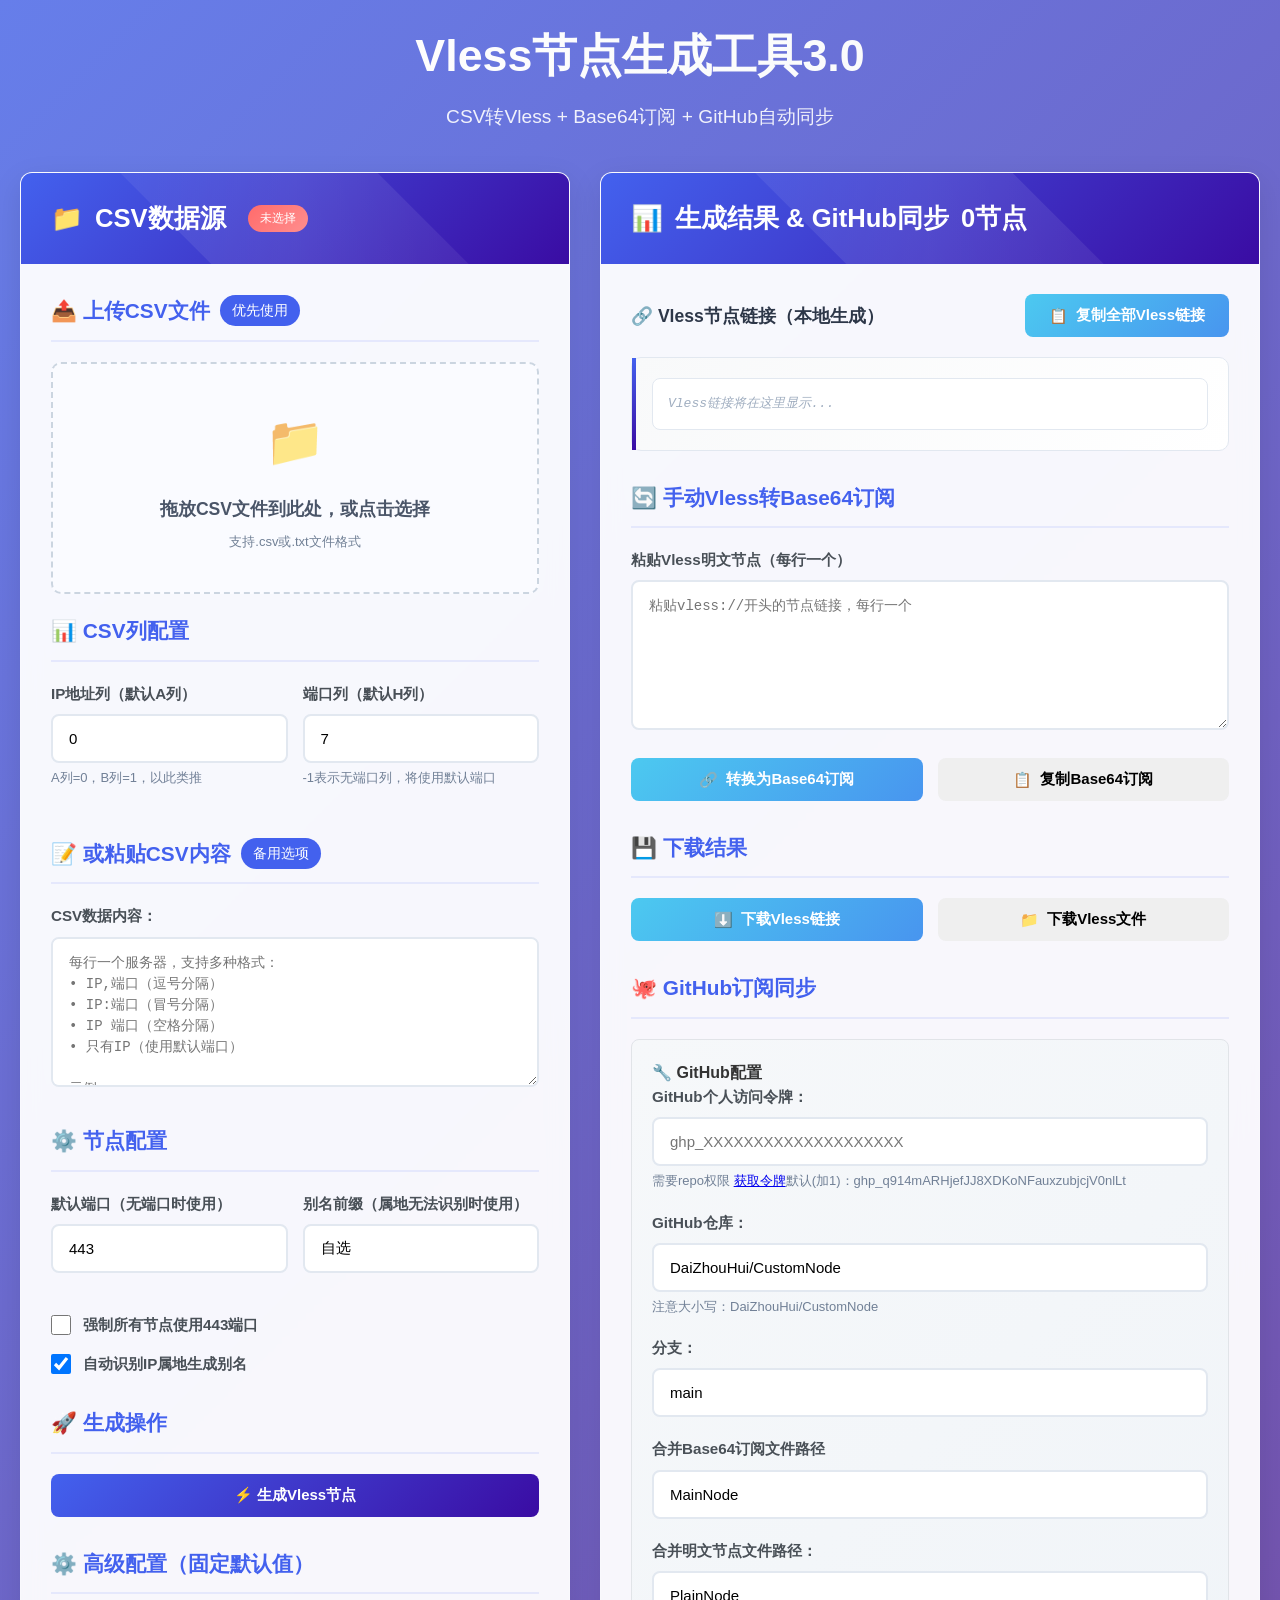
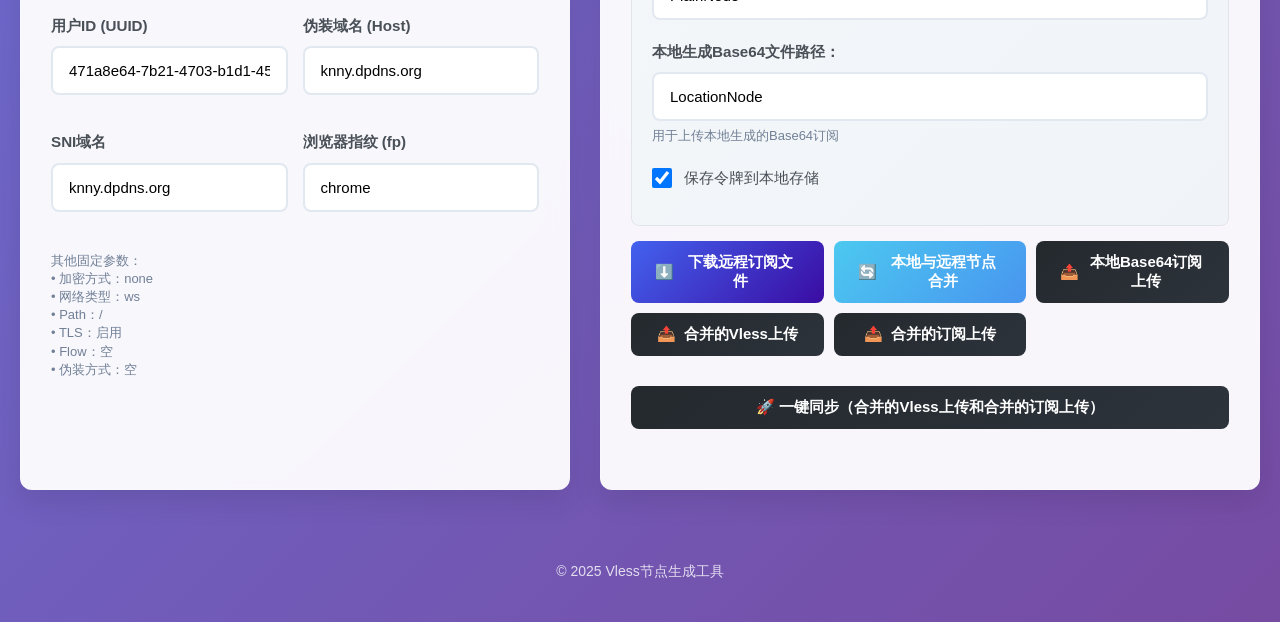
<file: 2025.12.28.17.30index.html>
<!DOCTYPE html>
<html lang="zh-CN">
<head>
    <meta charset="UTF-8">
    <meta name="viewport" content="width=device-width, initial-scale=1.0">
    <title>Vless节点生成工具3.0版</title>
    <style>
        :root {
            --primary-color: #4361ee;
            --secondary-color: #3a0ca3;
            --success-color: #4cc9f0;
            --info-color: #4895ef;
            --warning-color: #f72585;
            --github-color: #24292e;
            --light-color: #f8f9fa;
            --border-radius: 12px;
            --box-shadow: 0 10px 30px rgba(0,0,0,0.1);
            --transition: all 0.3s cubic-bezier(0.4, 0, 0.2, 1);
        }

        * {
            margin: 0;
            padding: 0;
            box-sizing: border-box;
        }

        body {
            font-family: 'Inter', -apple-system, BlinkMacSystemFont, 'Segoe UI', 'Microsoft YaHei', sans-serif;
            background: linear-gradient(135deg, #667eea 0%, #764ba2 100%);
            color: #333;
            line-height: 1.6;
            min-height: 100vh;
            padding: 20px;
        }

        .container {
            max-width: 1400px;
            margin: 0 auto;
        }

        header {
            text-align: center;
            color: white;
            margin-bottom: 40px;
            animation: fadeIn 0.8s ease-out;
        }

        header h1 {
            font-size: 2.8rem;
            margin-bottom: 10px;
            font-weight: 700;
            background: linear-gradient(135deg, #fff 0%, #f8f9fa 100%);
            -webkit-background-clip: text;
            -webkit-text-fill-color: transparent;
            background-clip: text;
        }

        header p {
            font-size: 1.2rem;
            opacity: 0.9;
            max-width: 600px;
            margin: 0 auto;
        }

        .main-grid {
            display: grid;
            grid-template-columns: 1fr 1.2fr;
            gap: 30px;
            margin-bottom: 40px;
        }

        @media (max-width: 1200px) {
            .main-grid {
                grid-template-columns: 1fr;
                gap: 40px;
            }
        }

        .card {
            background: rgba(255, 255, 255, 0.95);
            backdrop-filter: blur(10px);
            border-radius: var(--border-radius);
            box-shadow: var(--box-shadow);
            overflow: hidden;
            border: 1px solid rgba(255, 255, 255, 0.2);
            animation: slideUp 0.6s ease-out;
        }

        .card:nth-child(2) {
            animation-delay: 0.2s;
        }

        .card-header {
            background: linear-gradient(135deg, var(--primary-color) 0%, var(--secondary-color) 100%);
            color: white;
            padding: 25px 30px;
            position: relative;
            overflow: hidden;
        }

        .card-header::before {
            content: '';
            position: absolute;
            top: -50%;
            left: -50%;
            width: 200%;
            height: 200%;
            background: linear-gradient(45deg, transparent, rgba(255,255,255,0.1), transparent);
            transform: rotate(45deg);
            animation: shine 3s infinite linear;
        }

        .card-header h2 {
            font-size: 1.6rem;
            font-weight: 600;
            display: flex;
            align-items: center;
            gap: 12px;
            position: relative;
        }

        .card-body {
            padding: 30px;
        }

        .section {
            margin-bottom: 30px;
        }

        .section:last-child {
            margin-bottom: 0;
        }

        .section-title {
            font-size: 1.3rem;
            color: var(--primary-color);
            margin-bottom: 20px;
            padding-bottom: 12px;
            border-bottom: 2px solid rgba(67, 97, 238, 0.1);
            font-weight: 600;
            display: flex;
            align-items: center;
            gap: 10px;
        }

        .section-title .badge {
            background: var(--primary-color);
            color: white;
            padding: 4px 12px;
            border-radius: 20px;
            font-size: 0.9rem;
            font-weight: 500;
        }

        .form-group {
            margin-bottom: 20px;
        }

        label {
            display: block;
            margin-bottom: 8px;
            font-weight: 600;
            color: #495057;
            font-size: 0.95rem;
        }

        input, textarea {
            width: 100%;
            padding: 14px 16px;
            border: 2px solid #e2e8f0;
            border-radius: 8px;
            font-size: 15px;
            transition: var(--transition);
            background: white;
        }

        input:focus, textarea:focus {
            outline: none;
            border-color: var(--primary-color);
            box-shadow: 0 0 0 3px rgba(67, 97, 238, 0.1);
            transform: translateY(-1px);
        }

        textarea {
            min-height: 150px;
            font-family: 'Fira Code', 'Consolas', 'Monaco', monospace;
            font-size: 14px;
            resize: vertical;
            line-height: 1.5;
        }

        .checkbox-group {
            display: flex;
            align-items: center;
            gap: 12px;
            margin-bottom: 15px;
        }

        .checkbox-group input[type="checkbox"] {
            width: 20px;
            height: 20px;
            border-radius: 4px;
            cursor: pointer;
        }

        .checkbox-group label {
            margin-bottom: 0;
            font-weight: 500;
            cursor: pointer;
            user-select: none;
        }

        .btn {
            padding: 12px 24px;
            border: none;
            border-radius: 8px;
            font-size: 15px;
            font-weight: 600;
            cursor: pointer;
            transition: var(--transition);
            display: inline-flex;
            align-items: center;
            justify-content: center;
            gap: 8px;
            position: relative;
            overflow: hidden;
        }

        .btn::before {
            content: '';
            position: absolute;
            top: 50%;
            left: 50%;
            width: 0;
            height: 0;
            border-radius: 50%;
            background: rgba(255, 255, 255, 0.2);
            transform: translate(-50%, -50%);
            transition: width 0.6s, height 0.6s;
        }

        .btn:hover::before {
            width: 300px;
            height: 300px;
        }

        .btn-primary {
            background: linear-gradient(135deg, var(--primary-color) 0%, var(--secondary-color) 100%);
            color: white;
        }

        .btn-success {
            background: linear-gradient(135deg, #4cc9f0 0%, #4895ef 100%);
            color: white;
        }

        .btn-github {
            background: linear-gradient(135deg, var(--github-color) 0%, #2d333b 100%);
            color: white;
        }

        .btn-block {
            display: block;
            width: 100%;
        }

        .file-upload-container {
            margin-bottom: 20px;
        }

        .file-upload-area {
            border: 2px dashed #cbd5e0;
            border-radius: 10px;
            padding: 40px 20px;
            text-align: center;
            cursor: pointer;
            transition: var(--transition);
            background: #fafbff;
            position: relative;
            display: flex;
            flex-direction: column;
            align-items: center;
            justify-content: center;
            min-height: 180px;
        }

        .file-upload-area:hover {
            border-color: var(--primary-color);
            background: #f0f4ff;
            transform: translateY(-2px);
        }

        .file-upload-area.dragover {
            border-color: var(--primary-color);
            background: #e8edff;
        }

        .file-upload-area .upload-icon {
            font-size: 3rem;
            color: var(--primary-color);
            margin-bottom: 15px;
            opacity: 0.8;
        }

        .file-upload-area p {
            color: #4a5568;
            margin-bottom: 8px;
            font-weight: 500;
            font-size: 1.1rem;
        }

        .file-upload-area small {
            color: #718096;
            font-size: 13px;
        }

        #fileInput {
            display: none;
        }

        .file-info {
            margin-top: 15px;
            padding: 15px;
            background: linear-gradient(135deg, #e8f4fd 0%, #d1e9ff 100%);
            border-radius: 8px;
            border: 1px solid #b6e0fe;
            display: none;
        }

        .file-info.show {
            display: block;
        }

        .file-info-content {
            display: flex;
            justify-content: space-between;
            align-items: center;
        }

        .file-name {
            font-weight: 600;
            color: #2d3748;
        }

        .file-size {
            font-size: 13px;
            color: #718096;
        }

        .remove-file-btn {
            background: linear-gradient(135deg, #fed7d7 0%, #feb2b2 100%);
            color: #c53030;
            border: none;
            border-radius: 6px;
            padding: 8px 16px;
            font-size: 14px;
            font-weight: 600;
            cursor: pointer;
            transition: var(--transition);
        }

        .remove-file-btn:hover {
            background: linear-gradient(135deg, #feb2b2 0%, #fc8181 100%);
            transform: translateY(-1px);
            box-shadow: 0 4px 12px rgba(252, 129, 129, 0.3);
        }

        .github-config {
            background: linear-gradient(135deg, #f6f8fa 0%, #f0f4f8 100%);
            border-radius: 8px;
            padding: 20px;
            margin-top: 15px;
            border: 1px solid #e1e4e8;
        }

        .result-box {
            background: linear-gradient(135deg, #f8f9fa 0%, #ffffff 100%);
            border-radius: 10px;
            padding: 20px;
            margin-top: 20px;
            border: 1px solid #e2e8f0;
            position: relative;
        }

        .result-box::before {
            content: '';
            position: absolute;
            top: 0;
            left: 0;
            width: 4px;
            height: 100%;
            background: linear-gradient(to bottom, var(--primary-color), var(--secondary-color));
        }

        .result-header {
            display: flex;
            justify-content: space-between;
            align-items: center;
            margin-bottom: 15px;
        }

        .result-header h3 {
            color: #2d3748;
            font-size: 1.1rem;
            font-weight: 600;
        }

        .result-content {
            max-height: 350px;
            overflow-y: auto;
            padding: 15px;
            background: white;
            border-radius: 8px;
            border: 1px solid #e2e8f0;
            font-family: 'Fira Code', 'Consolas', 'Monaco', monospace;
            font-size: 13px;
            line-height: 1.5;
            white-space: pre-wrap;
            word-break: break-all;
            color: #4a5568;
        }

        .result-content.empty {
            color: #a0aec0;
            font-style: italic;
        }

        .status-message {
            padding: 15px 20px;
            border-radius: 10px;
            margin-bottom: 20px;
            display: none;
            animation: fadeIn 0.3s ease-out;
            border-left: 4px solid transparent;
        }

        .status-success {
            background: linear-gradient(135deg, #d4edda 0%, #c3e6cb 100%);
            color: #155724;
            border-left-color: #28a745;
            display: block;
        }

        .status-error {
            background: linear-gradient(135deg, #f8d7da 0%, #f5c6cb 100%);
            color: #721c24;
            border-left-color: #dc3545;
            display: block;
        }

        .status-info {
            background: linear-gradient(135deg, #d1ecf1 0%, #bee5eb 100%);
            color: #0c5460;
            border-left-color: #17a2b8;
            display: block;
        }

        .help-text {
            font-size: 13px;
            color: #718096;
            margin-top: 6px;
            line-height: 1.4;
        }

        .config-row {
            display: grid;
            grid-template-columns: repeat(auto-fit, minmax(200px, 1fr));
            gap: 15px;
            margin-bottom: 20px;
        }

        .github-buttons {
            display: grid;
            grid-template-columns: repeat(3, 1fr);
            gap: 10px;
            margin-top: 15px;
        }

        @media (max-width: 768px) {
            .github-buttons {
                grid-template-columns: 1fr;
            }
        }

        .footer {
            text-align: center;
            color: rgba(255, 255, 255, 0.8);
            margin-top: 50px;
            padding: 20px;
            font-size: 14px;
        }

        .loading {
            display: none;
            text-align: center;
            padding: 20px;
        }

        .loading-spinner {
            width: 40px;
            height: 40px;
            border: 3px solid #f3f3f3;
            border-top: 3px solid var(--primary-color);
            border-radius: 50%;
            animation: spin 1s linear infinite;
            margin: 0 auto 15px;
        }

        @keyframes spin {
            0% { transform: rotate(0deg); }
            100% { transform: rotate(360deg); }
        }

        .source-badge {
            display: inline-block;
            background: linear-gradient(135deg, #ff6b6b, #ff8e8e);
            color: white;
            padding: 4px 12px;
            border-radius: 20px;
            font-size: 12px;
            font-weight: 500;
            margin-left: 10px;
        }

        .github-stats {
            display: flex;
            gap: 15px;
            margin-top: 15px;
            flex-wrap: wrap;
        }

        .stat-item {
            background: white;
            padding: 10px 15px;
            border-radius: 8px;
            border: 1px solid #e2e8f0;
            font-size: 12px;
            display: flex;
            flex-direction: column;
            align-items: center;
            min-width: 100px;
        }

        .stat-label {
            color: #718096;
            font-weight: 500;
            margin-bottom: 5px;
        }

        .stat-value {
            color: var(--primary-color);
            font-weight: 600;
            font-size: 16px;
        }

        @keyframes fadeIn {
            from { opacity: 0; }
            to { opacity: 1; }
        }

        @keyframes slideUp {
            from { opacity: 0; transform: translateY(30px); }
            to { opacity: 1; transform: translateY(0); }
        }

        @keyframes shine {
            0% { transform: translateX(-100%) translateY(-100%) rotate(45deg); }
            100% { transform: translateX(100%) translateY(100%) rotate(45deg); }
        }
    </style>
</head>
<body>
    <div class="container">
        <header>
            <h1>Vless节点生成工具3.0</h1>
            <p>CSV转Vless + Base64订阅 + GitHub自动同步</p>
        </header>

        <div class="main-grid">
            <!-- 左侧：数据输入和配置 -->
            <div class="card">
                <div class="card-header">
                    <h2>
                        <span>📁</span>
                        CSV数据源
                        <span id="sourceBadge" class="source-badge">未选择</span>
                    </h2>
                </div>
                <div class="card-body">
                    <div class="section">
                        <div class="section-title">
                            <span>📤 上传CSV文件</span>
                            <span class="badge">优先使用</span>
                        </div>
                        
                        <div class="file-upload-container">
                            <div class="file-upload-area" id="dropArea">
                                <div class="upload-icon">📁</div>
                                <p><strong>拖放CSV文件到此处，或点击选择</strong></p>
                                <small>支持.csv或.txt文件格式</small>
                                <input type="file" id="fileInput" accept=".csv,.txt">
                            </div>
                            
                            <div id="fileInfo" class="file-info">
                                <div class="file-info-content">
                                    <div class="file-info-text">
                                        <span id="fileName" class="file-name"></span>
                                        <span id="fileSize" class="file-size"></span>
                                    </div>
                                    <button type="button" id="removeFileBtn" class="remove-file-btn">
                                        <span>🗑️</span> 移除文件
                                    </button>
                                </div>
                            </div>
                        </div>

                        <!-- CSV列配置 -->
                        <div class="section-title">
                            <span>📊 CSV列配置</span>
                        </div>
                        <div class="config-row">
                            <div class="form-group">
                                <label for="ipColumn">IP地址列（默认A列）</label>
                                <input type="number" id="ipColumn" value="0" min="0">
                                <div class="help-text">A列=0，B列=1，以此类推</div>
                            </div>
                            <div class="form-group">
                                <label for="portColumn">端口列（默认H列）</label>
                                <input type="number" id="portColumn" value="7" min="-1">
                                <div class="help-text">-1表示无端口列，将使用默认端口</div>
                            </div>
                        </div>
                    </div>

                    <div class="section">
                        <div class="section-title">
                            <span>📝 或粘贴CSV内容</span>
                            <span class="badge">备用选项</span>
                        </div>
                        
                        <div class="form-group">
                            <label for="csvInput">CSV数据内容：</label>
                            <textarea id="csvInput" placeholder="每行一个服务器，支持多种格式：
• IP,端口（逗号分隔）
• IP:端口（冒号分隔）
• IP 端口（空格分隔）
• 只有IP（使用默认端口）

示例：
8.209.202.241,443
104.238.162.245:8080
45.76.123.234 8443
108.61.123.45"></textarea>
                        </div>
                    </div>

                    <div class="section">
                        <div class="section-title">
                            <span>⚙️ 节点配置</span>
                        </div>
                        
                        <div class="config-row">
                            <div class="form-group">
                                <label for="defaultPort">默认端口（无端口时使用）</label>
                                <input type="number" id="defaultPort" value="443" min="1" max="65535">
                            </div>
                            
                            <div class="form-group">
                                <label for="remarksPrefix">别名前缀（属地无法识别时使用）</label>
                                <input type="text" id="remarksPrefix" value="自选">
                            </div>
                        </div>
                        
                        <!-- 新增：强制443端口选项 -->
                        <div class="checkbox-group">
                            <input type="checkbox" id="forcePort443">
                            <label for="forcePort443"><strong>强制所有节点使用443端口</strong></label>
                        </div>

                        <div class="checkbox-group">
                            <input type="checkbox" id="autoLocation" checked>
                            <label for="autoLocation"><strong>自动识别IP属地生成别名</strong></label>
                        </div>
                    </div>

                    <div class="section">
                        <div class="section-title">
                            <span>🚀 生成操作</span>
                        </div>
                        
                        <button id="generateBtn" class="btn btn-primary btn-block">
                            <span>⚡</span> 生成Vless节点
                        </button>
                        
                        <div class="loading" id="loading">
                            <div class="loading-spinner"></div>
                            <p>正在处理数据，请稍候...</p>
                        </div>
                        
                        <div id="status" class="status-message"></div>
                    </div>

                    <div class="section">
                        <div class="section-title">
                            <span>⚙️ 高级配置（固定默认值）</span>
                        </div>
                        
                        <div class="config-row">
                            <div class="form-group">
                                <label>用户ID (UUID)</label>
                                <input type="text" id="uuid" value="471a8e64-7b21-4703-b1d1-45a221098459" readonly>
                            </div>
                            
                            <div class="form-group">
                                <label>伪装域名 (Host)</label>
                                <input type="text" id="host" value="knny.dpdns.org">
                            </div>
                            
                            <div class="form-group">
                                <label>SNI域名</label>
                                <input type="text" id="sni" value="knny.dpdns.org">
                            </div>
                            
                            <div class="form-group">
                                <label>浏览器指纹 (fp)</label>
                                <input type="text" id="fp" value="chrome">
                            </div>
                        </div>

                        <div class="help-text">
                            其他固定参数：<br>
                            • 加密方式：none<br>
                            • 网络类型：ws<br>
                            • Path：/<br>
                            • TLS：启用<br>
                            • Flow：空<br>
                            • 伪装方式：空
                        </div>
                    </div>
                </div>
            </div>

            <!-- 右侧：结果输出和GitHub同步 -->
            <div class="card">
                <div class="card-header">
                    <h2>
                        <span>📊</span>
                        生成结果 & GitHub同步
                        <span id="resultCount" class="badge">0节点</span>
                    </h2>
                </div>
                <div class="card-body">
                    <div class="section">
                        <div class="result-header">
                            <h3>🔗 Vless节点链接（本地生成）</h3>
                            <button id="copyVlessBtn" class="btn btn-success">
                                <span>📋</span> 复制全部Vless链接
                            </button>
                        </div>
                        <div class="result-box">
                            <div id="vless-links" class="result-content empty">Vless链接将在这里显示...</div>
                        </div>
                    </div>

                    <!-- 新增：本地生成自动转Base64订阅 -->
                    <div class="section" id="localBase64Section" style="display: none;">
                        <div class="result-header">
                            <h3>🔗 Base64订阅（本地生成节点自动转换）</h3>
                            <button id="copyLocalBase64Btn" class="btn btn-success">
                                <span>📋</span> 一键复制Base64
                            </button>
                        </div>
                        <div class="result-box">
                            <div id="localBase64Output" class="result-content empty">Base64订阅内容将在这里显示...</div>
                        </div>
                        <div class="help-text">
                            此Base64可直接作为订阅链接导入Clash、Shadowrocket等工具
                        </div>
                    </div>

                    <!-- 手动Vless转Base64功能（保留） -->
                    <div class="section">
                        <div class="section-title">
                            <span>🔄 手动Vless转Base64订阅</span>
                        </div>
                        <div class="form-group">
                            <label for="manualVlessInput">粘贴Vless明文节点（每行一个）</label>
                            <textarea id="manualVlessInput" placeholder="粘贴vless://开头的节点链接，每行一个"></textarea>
                        </div>
                        <div class="config-row">
                            <button id="convertToBase64Btn" class="btn btn-success">
                                <span>🔗</span> 转换为Base64订阅
                            </button>
                            <button id="copyManualBase64Btn" class="btn btn-info">
                                <span>📋</span> 复制Base64订阅
                            </button>
                        </div>
                        <div class="result-box" id="manualBase64Section" style="display: none; margin-top: 20px;">
                            <div class="result-header">
                                <h3>手动转换的Base64订阅</h3>
                            </div>
                            <div id="manualBase64Output" class="result-content empty">Base64内容将在这里显示...</div>
                        </div>
                    </div>

                    <!-- 自动Base64订阅展示框（合并后） -->
                    <div class="section" id="autoBase64Section" style="display: none;">
                        <div class="result-header">
                            <h3>🔗 Base64订阅内容（本地+远程合并去重后）</h3>
                            <button id="copyAutoBase64Btn" class="btn btn-success">
                                <span>📋</span> 复制Base64
                            </button>
                        </div>
                        <div class="result-box">
                            <div id="autoBase64Output" class="result-content empty">合并去重后将自动生成Base64订阅内容...</div>
                        </div>
                    </div>

                    <div class="section">
                        <div class="section-title">
                            <span>💾 下载结果</span>
                        </div>
                        
                        <div class="config-row">
                            <button id="downloadVlessBtn" class="btn btn-success">
                                <span>⬇️</span> 下载Vless链接
                            </button>
                            <button id="downloadAllBtn" class="btn btn-info">
                                <span>📁</span> 下载Vless文件
                            </button>
                        </div>
                    </div>

                    <div class="section">
                        <div class="section-title">
                            <span>🐙 GitHub订阅同步</span>
                        </div>
                        
                        <div class="github-config">
                            <h4><span>🔧</span> GitHub配置</h4>
                            <div class="form-group">
                                <label for="githubToken">GitHub个人访问令牌：</label>
                                <input type="password" id="githubToken" placeholder="ghp_XXXXXXXXXXXXXXXXXXXX">
                                <div class="help-text">
                                    需要repo权限 <a href="https://github.com/settings/tokens" target="_blank">获取令牌</a>默认(加1)：ghp_q914mARHjefJJ8XDKoNFauxzubjcjV0nlLt
                                </div>
                            </div>
                            
                            <div class="form-group">
                                <label for="githubRepo">GitHub仓库：</label>
                                <input type="text" id="githubRepo" value="DaiZhouHui/CustomNode">
                                <div class="help-text">注意大小写：DaiZhouHui/CustomNode</div>
                            </div>
                            
                            <div class="form-group">
                                <label for="githubBranch">分支：</label>
                                <input type="text" id="githubBranch" value="main">
                            </div>
                            
                            <div class="form-group">
                                <label for="mainNodeFile">合并Base64订阅文件路径</label>
                                <input type="text" id="mainNodeFile" value="MainNode">
                            </div>
                            
                            <div class="form-group">
                                <label for="plainNodeFile">合并明文节点文件路径：</label>
                                <input type="text" id="plainNodeFile" value="PlainNode">
                            </div>
                            
                            <div class="form-group">
                                <label for="locationNodeFile">本地生成Base64文件路径：</label>
                                <input type="text" id="locationNodeFile" value="LocationNode">
                                <div class="help-text">用于上传本地生成的Base64订阅</div>
                            </div>
                            
                            <div class="checkbox-group">
                                <input type="checkbox" id="saveToken" checked>
                                <label for="saveToken">保存令牌到本地存储</label>
                            </div>
                        </div>
                        
                        <div class="github-buttons">
                            <button id="downloadSubBtn" class="btn btn-primary">
                                <span>⬇️</span> 下载远程订阅文件
                            </button>
                            <button id="mergeBtn" class="btn btn-success">
                                <span>🔄</span> 本地与远程节点合并
                            </button>
                            <!-- 新增的三个独立上传按钮 -->
                            <button id="uploadLocalBase64Btn" class="btn btn-github">
                                <span>📤</span> 本地Base64订阅上传
                            </button>
                            <button id="uploadPlainNodesBtn" class="btn btn-github">
                                <span>📤</span> 合并的Vless上传                            </button>
                            <button id="uploadMergedBase64Btn" class="btn btn-github">
                                <span>📤</span> 合并的订阅上传
                            </button>
                            <button id="syncBtn" class="btn btn-github btn-block" style="grid-column: 1/-1; margin-top: 20px;">
                                <span>🚀</span> 一键同步（合并的Vless上传和合并的订阅上传）
                            </button>
                        </div>
                    </div>

                    <div class="section" id="mergedSection" style="display: none;">
                        <div class="result-header">
                            <h3>🔄 合并结果预览（明文）</h3>
                            <button id="copyMergedBtn" class="btn btn-success">
                                <span>📋</span> 复制明文
                            </button>
                        </div>
                        <div class="result-box">
                            <div id="mergedResult" class="result-content empty">合并后的节点将在这里显示...</div>
                        </div>
                    </div>

                    <div class="github-stats" id="githubStats" style="display: none;">
                        <div class="stat-item">
                            <span class="stat-label">本地节点</span>
                            <span class="stat-value" id="localNodes">0</span>
                        </div>
                        <div class="stat-item">
                            <span class="stat-label">远程节点</span>
                            <span class="stat-value" id="remoteNodes">0</span>
                        </div>
                        <div class="stat-item">
                            <span class="stat-label">合并节点</span>
                            <span class="stat-value" id="mergedNodes">0</span>
                        </div>
                        <div class="stat-item">
                            <span class="stat-label">去重后节点</span>
                            <span class="stat-value" id="uniqueNodes">0</span>
                        </div>
                    </div>
                </div>
            </div>
        </div>

        <div class="footer">
            <p>© 2025 Vless节点生成工具</p>
        </div>
    </div>

    <script>
        // 全局数据
        let data = {
            vlessLinks: [],
            localBase64Content: '',  // 本地生成自动Base64
            autoBase64Content: '',   // 合并后自动Base64
            manualBase64Content: '', // 手动转换Base64
            remoteNodes: [],
            uniqueNodes: [],
            nodeSha: null,
            plainSha: null,
            newSha: null,
            stats: { local: 0, remote: 0, merged: 0, unique: 0 },
            currentSource: 'none'
        };

        document.addEventListener('DOMContentLoaded', () => {
            initDragDrop();
            initEvents();
            loadSavedToken();
            updateStats();
        });

        function initEvents() {
            document.getElementById('fileInput').addEventListener('change', e => e.target.files[0] && handleFile(e.target.files[0]));
            document.getElementById('removeFileBtn').addEventListener('click', removeFile);
            document.getElementById('generateBtn').addEventListener('click', generateVless);
            document.getElementById('copyVlessBtn').addEventListener('click', () => copyText(data.vlessLinks.join('\n')));
            document.getElementById('downloadVlessBtn').addEventListener('click', downloadVless);
            document.getElementById('downloadAllBtn').addEventListener('click', downloadAll);
            document.getElementById('downloadSubBtn').addEventListener('click', downloadRemote);
            document.getElementById('mergeBtn').addEventListener('click', mergeAndShow);
            document.getElementById('syncBtn').addEventListener('click', oneClickSync);
            document.getElementById('copyMergedBtn').addEventListener('click', () => copyText(data.uniqueNodes.join('\n')));
            document.getElementById('copyLocalBase64Btn').addEventListener('click', () => copyText(data.localBase64Content));
            document.getElementById('copyAutoBase64Btn').addEventListener('click', () => copyText(data.autoBase64Content));
            document.getElementById('convertToBase64Btn').addEventListener('click', convertManualToBase64);
            document.getElementById('copyManualBase64Btn').addEventListener('click', () => copyText(data.manualBase64Content));
            
            // 新增的三个上传按钮
            document.getElementById('uploadLocalBase64Btn').addEventListener('click', uploadLocalBase64);
            document.getElementById('uploadPlainNodesBtn').addEventListener('click', uploadPlainNodes);
            document.getElementById('uploadMergedBase64Btn').addEventListener('click', uploadMergedBase64);

            let timer;
            document.getElementById('csvInput').addEventListener('input', () => {
                clearTimeout(timer);
                timer = setTimeout(() => data.currentSource !== 'file' && generateVless(), 1000);
            });
        }

        function initDragDrop() {
            const area = document.getElementById('dropArea');
            ['dragenter', 'dragover'].forEach(e => area.addEventListener(e, () => area.classList.add('dragover')));
            ['dragleave', 'drop'].forEach(e => area.addEventListener(e, () => area.classList.remove('dragover')));
            area.addEventListener('drop', e => {
                e.preventDefault();
                e.dataTransfer.files[0] && handleFile(e.dataTransfer.files[0]);
            });
            area.addEventListener('click', () => document.getElementById('fileInput').click());
        }

        function handleFile(file) {
            if (!/\.(csv|txt)$/i.test(file.name)) return showStatus('请上传CSV或TXT文件', 'error');
            const reader = new FileReader();
            reader.onload = e => {
                data.currentSource = 'file';
                document.getElementById('fileName').textContent = file.name;
                document.getElementById('fileSize').textContent = formatSize(file.size);
                document.getElementById('fileInfo').classList.add('show');
                document.getElementById('csvInput').value = '';
                updateSourceBadge();
                generateVless();
            };
            reader.readAsText(file);
        }

        function removeFile() {
            data.currentSource = 'none';
            document.getElementById('fileInfo').classList.remove('show');
            document.getElementById('fileInput').value = '';
            updateSourceBadge();
        }

        function updateSourceBadge() {
            const badge = document.getElementById('sourceBadge');
            badge.textContent = data.currentSource === 'file' ? '已上传文件' : '粘贴内容';
        }

        async function generateVless() {
            showLoading(true);
            try {
                const config = getConfig();

                let text = '';
                if (data.currentSource === 'file') {
                    const file = document.getElementById('fileInput').files[0];
                    if (!file) return showStatus('请先上传CSV文件', 'error');
                    text = await readFile(file);
                } else {
                    text = document.getElementById('csvInput').value.trim();
                    if (!text) return showStatus('请提供CSV数据', 'error');
                }

                data.vlessLinks = parseAndGenerate(text, config);
                data.stats.local = data.vlessLinks.length;

                // 自动生成本地Base64
                if (data.vlessLinks.length > 0) {
                    data.localBase64Content = btoa(data.vlessLinks.join('\n'));
                    const localSec = document.getElementById('localBase64Section');
                    localSec.style.display = 'block';
                    document.getElementById('localBase64Output').textContent = data.localBase64Content;
                    document.getElementById('localBase64Output').classList.remove('empty');
                }

                displayVlessLinks();
                updateStats();
                showStatus(`成功生成 ${data.vlessLinks.length} 个节点，并自动生成Base64订阅`, 'success');
            } catch (e) {
                showStatus('生成失败: ' + e.message, 'error');
            } finally {
                showLoading(false);
            }
        }

        function getConfig() {
            return {
                uuid: "471a8e64-7b21-4703-b1d1-45a221098459",
                host: document.getElementById('host').value.trim() || "knny.dpdns.org",
                sni: document.getElementById('sni').value.trim() || "knny.dpdns.org",
                fp: document.getElementById('fp').value.trim() || "chrome",
                force443: document.getElementById('forcePort443').checked,
                defaultPort: parseInt(document.getElementById('defaultPort').value) || 443,
                prefix: document.getElementById('remarksPrefix').value.trim() || '自选',
                autoLoc: document.getElementById('autoLocation').checked,
                ipColumn: parseInt(document.getElementById('ipColumn').value) || 0,
                portColumn: parseInt(document.getElementById('portColumn').value)
            };
        }

        function parseAndGenerate(text, config) {
            const lines = text.split(/\r?\n/).map(l => l.trim()).filter(l => l && !l.startsWith('#'));
            const nodes = [];
            let locationCounter = {};

            lines.forEach(line => {
                let columns = parseCSVLine(line);
                let ip = '';
                let port = 443; // 默认443端口

                // 智能提取IP地址
                if (config.ipColumn >= 0 && columns.length > config.ipColumn) {
                    const candidate = columns[config.ipColumn].trim();
                    if (isValidIP(candidate)) ip = candidate;
                }

                // 如果指定列没有找到IP，遍历所有列寻找IP
                if (!ip) {
                    for (let cell of columns) {
                        const trimmed = cell.trim();
                        if (isValidIP(trimmed)) {
                            ip = trimmed;
                            break;
                        }
                    }
                }

                if (!ip) return;

                // 智能提取端口
                let foundPort = false;
                if (config.portColumn >= 0 && columns.length > config.portColumn) {
                    const portStr = columns[config.portColumn].trim();
                    if (portStr && !isNaN(portStr)) {
                        const p = parseInt(portStr);
                        if (p >= 1 && p <= 65535) {
                            port = p;
                            foundPort = true;
                        }
                    }
                }

                // 如果指定列没有端口，尝试在其他列中寻找
                if (!foundPort) {
                    for (let cell of columns) {
                        const trimmed = cell.trim();
                        if (/^\d{1,5}$/.test(trimmed) && !isValidIP(trimmed)) {
                            const p = parseInt(trimmed);
                            if (p >= 1 && p <= 65535) {
                                port = p;
                                foundPort = true;
                                break;
                            }
                        }
                    }
                }

                // 强制使用443端口（如果勾选了此选项）
                if (config.force443) {
                    port = 443;
                }
                // 如果没有找到端口，使用443（仅当没有勾选强制443时才会执行到这里）
                else if (!foundPort) {
                    port = 443;
                }

                let remark = '';
                if (config.autoLoc) {
                    const loc = getLocation(ip);
                    const key = loc !== '未知' ? loc : config.prefix;
                    locationCounter[key] = (locationCounter[key] || 0) + 1;
                    remark = `${key}${String(locationCounter[key]).padStart(2, '0')}`;
                } else {
                    locationCounter[config.prefix] = (locationCounter[config.prefix] || 0) + 1;
                    remark = `${config.prefix}${String(locationCounter[config.prefix]).padStart(2, '0')}`;
                }

                nodes.push(generateLink(ip, port, config, remark));
            });

            return nodes;
        }

        function parseCSVLine(line) {
            const result = [];
            let current = '';
            let inQuotes = false;

            for (let i = 0; i < line.length; i++) {
                const char = line[i];
                const next = line[i + 1];

                if (char === '"' && !inQuotes) inQuotes = true;
                else if (char === '"' && inQuotes && next === '"') { current += '"'; i++; }
                else if (char === '"' && inQuotes) inQuotes = false;
                else if (char === ',' && !inQuotes) { result.push(current.trim()); current = ''; }
                else current += char;
            }
            result.push(current.trim());
            return result;
        }

        function generateLink(ip, port, config, remark) {
            const params = [
                'encryption=none',
                'security=tls',
                `sni=${encodeURIComponent(config.sni)}`,
                `fp=${config.fp}`,
                'type=ws',
                `host=${encodeURIComponent(config.host)}`,
                'path=%2F',
                'alpn=h2%2Chttp%2F1.1',
                'flow='
            ];
            return `vless://${config.uuid}@${ip}:${port}?${params.join('&')}#${encodeURIComponent(remark)}`;
        }

        function displayVlessLinks() {
            const el = document.getElementById('vless-links');
            el.textContent = data.vlessLinks.length ? data.vlessLinks.join('\n\n') : 'Vless链接将在这里显示...';
            el.classList.toggle('empty', data.vlessLinks.length === 0);
            document.getElementById('resultCount').textContent = `${data.vlessLinks.length}节点`;
        }

        function convertManualToBase64() {
            const input = document.getElementById('manualVlessInput').value.trim();
            if (!input) return showStatus('请先粘贴Vless节点', 'error');

            const lines = input.split(/\r?\n/).filter(l => l.trim().startsWith('vless://'));
            if (lines.length === 0) return showStatus('未检测到有效vless链接', 'error');

            const plain = lines.join('\n');
            data.manualBase64Content = btoa(plain);

            const sec = document.getElementById('manualBase64Section');
            sec.style.display = 'block';
            document.getElementById('manualBase64Output').textContent = data.manualBase64Content;
            document.getElementById('manualBase64Output').classList.remove('empty');

            showStatus(`成功转换 ${lines.length} 个节点为Base64订阅`, 'success');
        }

        async function downloadRemote() {
            showLoading(true);
            try {
                const token = document.getElementById('githubToken').value.trim();
                if (!token) return showStatus('请先输入GitHub Token', 'error');

                const repo = document.getElementById('githubRepo').value.trim();
                const branch = document.getElementById('githubBranch').value.trim() || 'main';
                const mainNodeFile = document.getElementById('mainNodeFile').value.trim();
                const plainNodeFile = document.getElementById('plainNodeFile').value.trim();

                data.remoteNodes = [];
                
                // 下载Base64文件（MainNode）
                try {
                    const nodeUrl = `https://api.github.com/repos/${repo}/contents/${mainNodeFile}?ref=${branch}`;
                    const nodeRes = await fetch(nodeUrl, {
                        headers: { Authorization: `token ${token}`, Accept: 'application/vnd.github.v3+json' }
                    });

                    if (nodeRes.ok) {
                        const nodeJson = await nodeRes.json();
                        const nodeContent = atob(nodeJson.content.replace(/\n/g, ''));
                        // 解码Base64得到明文节点
                        const decodedContent = atob(nodeContent);
                        const nodesFromBase64 = decodedContent.split(/\r?\n/).filter(l => l.trim().startsWith('vless://'));
                        data.remoteNodes = [...data.remoteNodes, ...nodesFromBase64];
                        data.nodeSha = nodeJson.sha;
                    }
                } catch (e) {
                    console.log('Base64文件下载失败:', e);
                }

                // 下载明文文件（PlainNode）
                try {
                    const plainUrl = `https://api.github.com/repos/${repo}/contents/${plainNodeFile}?ref=${branch}`;
                    const plainRes = await fetch(plainUrl, {
                        headers: { Authorization: `token ${token}`, Accept: 'application/vnd.github.v3+json' }
                    });

                    if (plainRes.ok) {
                        const plainJson = await plainRes.json();
                        const plainContent = atob(plainJson.content.replace(/\n/g, ''));
                        const nodesFromPlain = plainContent.split(/\r?\n/).filter(l => l.trim().startsWith('vless://'));
                        data.remoteNodes = [...data.remoteNodes, ...nodesFromPlain];
                        data.plainSha = plainJson.sha;
                    }
                } catch (e) {
                    console.log('明文文件下载失败:', e);
                }

                // 去重
                const seen = new Set();
                const uniqueNodes = [];
                data.remoteNodes.forEach(node => {
                    const match = node.match(/@([^:]+):(\d+)/);
                    const key = match ? `${match[1]}:${match[2]}` : node;
                    if (!seen.has(key)) {
                        seen.add(key);
                        uniqueNodes.push(node);
                    }
                });
                
                data.remoteNodes = uniqueNodes;
                data.stats.remote = data.remoteNodes.length;
                updateStats();
                showStatus(`下载完成，远程 ${data.remoteNodes.length} 个节点`, 'success');
            } catch (e) {
                showStatus('下载失败: ' + e.message, 'error');
            } finally {
                showLoading(false);
            }
        }

        function mergeAndShow() {
            const all = [...data.vlessLinks, ...data.remoteNodes];
            const seen = new Set();
            data.uniqueNodes = [];

            all.forEach(node => {
                const match = node.match(/@([^:]+):(\d+)/);
                const key = match ? `${match[1]}:${match[2]}` : node;
                if (!seen.has(key)) {
                    seen.add(key);
                    data.uniqueNodes.push(node);
                }
            });

            data.stats.merged = all.length;
            data.stats.unique = data.uniqueNodes.length;
            updateStats();

            const plainText = data.uniqueNodes.join('\n');
            data.autoBase64Content = btoa(plainText);

            const autoSec = document.getElementById('autoBase64Section');
            autoSec.style.display = 'block';
            document.getElementById('autoBase64Output').textContent = data.autoBase64Content;
            document.getElementById('autoBase64Output').classList.remove('empty');

            const mergedSec = document.getElementById('mergedSection');
            mergedSec.style.display = 'block';
            document.getElementById('mergedResult').textContent = data.uniqueNodes.length ? data.uniqueNodes.join('\n\n') : '无节点';
            autoSec.scrollIntoView({ behavior: 'smooth' });
        }

        // 新增：上传本地生成Base64到LocationNode
        async function uploadLocalBase64() {
            showLoading(true);
            try {
                if (!data.localBase64Content) {
                    showStatus('请先生成本地Base64内容', 'error');
                    showLoading(false);
                    return;
                }

                const token = document.getElementById('githubToken').value.trim();
                if (!token) throw new Error('缺少GitHub Token');

                const repo = document.getElementById('githubRepo').value.trim();
                const branch = document.getElementById('githubBranch').value.trim() || 'main';
                const locationNodeFile = document.getElementById('locationNodeFile').value.trim();

                // 检查文件是否存在，获取sha
                let newSha = null;
                try {
                    const checkUrl = `https://api.github.com/repos/${repo}/contents/${locationNodeFile}?ref=${branch}`;
                    const checkRes = await fetch(checkUrl, {
                        headers: { Authorization: `token ${token}`, Accept: 'application/vnd.github.v3+json' }
                    });
                    if (checkRes.ok) {
                        const json = await checkRes.json();
                        newSha = json.sha;
                    }
                } catch (e) {
                    console.log('文件不存在，将创建新文件');
                }

                const body = {
                    message: `上传本地生成Base64订阅 - ${new Date().toLocaleString()} (${data.vlessLinks.length}节点)`,
                    // content: data.localBase64Content,
                    content: btoa(data.localBase64Content),
                    branch
                };
                if (newSha) body.sha = newSha;

                const res = await fetch(`https://api.github.com/repos/${repo}/contents/${locationNodeFile}`, {
                    method: 'PUT',
                    headers: {
                        Authorization: `token ${token}`,
                        Accept: 'application/vnd.github.v3+json',
                        'Content-Type': 'application/json'
                    },
                    body: JSON.stringify(body)
                });

                if (!res.ok) {
                    const err = await res.json();
                    throw new Error(err.message || `上传失败 ${res.status}`);
                }

                const [user, repoName] = repo.split('/');
                showStatus(`本地生成Base64已上传到 ${locationNodeFile}！${data.vlessLinks.length}个节点`, 'success');
                showStatus(`访问地址：https://${user.toLowerCase()}.github.io/${repoName}/${locationNodeFile}`, 'info');
            } catch (e) {
                showStatus('上传失败: ' + e.message, 'error');
            } finally {
                showLoading(false);
            }
        }

        // 新增：上传明文节点到PlainNode
        async function uploadPlainNodes() {
            showLoading(true);
            try {
                if (data.uniqueNodes.length === 0) {
                    showStatus('请先合并节点', 'error');
                    showLoading(false);
                    return;
                }

                const token = document.getElementById('githubToken').value.trim();
                if (!token) throw new Error('缺少GitHub Token');

                const repo = document.getElementById('githubRepo').value.trim();
                const branch = document.getElementById('githubBranch').value.trim() || 'main';
                const plainNodeFile = document.getElementById('plainNodeFile').value.trim();
                const plainText = data.uniqueNodes.join('\n');

                const body = {
                    message: `上传明文节点 - ${new Date().toLocaleString()} (${data.uniqueNodes.length}节点)`,
                    // content: btoa(plainText)
                    content: btoa(btoa(plainText)),  // 双重Base64编码
                    branch
                };
                if (data.plainSha) body.sha = data.plainSha;

                const res = await fetch(`https://api.github.com/repos/${repo}/contents/${plainNodeFile}`, {
                    method: 'PUT',
                    headers: {
                        Authorization: `token ${token}`,
                        Accept: 'application/vnd.github.v3+json',
                        'Content-Type': 'application/json'
                    },
                    body: JSON.stringify(body)
                });

                if (!res.ok) {
                    const err = await res.json();
                    throw new Error(err.message || `上传失败 ${res.status}`);
                }

                const [user, repoName] = repo.split('/');
                showStatus(`明文节点已上传到 ${plainNodeFile}！${data.uniqueNodes.length}个节点`, 'success');
                showStatus(`访问地址：https://${user.toLowerCase()}.github.io/${repoName}/${plainNodeFile}`, 'info');
            } catch (e) {
                showStatus('上传失败: ' + e.message, 'error');
            } finally {
                showLoading(false);
            }
        }

        // 新增：上传合并Base64到MainNode
        async function uploadMergedBase64() {
            showLoading(true);
            try {
                if (data.uniqueNodes.length === 0) {
                    showStatus('请先合并节点', 'error');
                    showLoading(false);
                    return;
                }

                const token = document.getElementById('githubToken').value.trim();
                if (!token) throw new Error('缺少GitHub Token');

                const repo = document.getElementById('githubRepo').value.trim();
                const branch = document.getElementById('githubBranch').value.trim() || 'main';
                const mainNodeFile = document.getElementById('mainNodeFile').value.trim();
                const plainText = data.uniqueNodes.join('\n');
                const base64Content = btoa(plainText);

                const body = {
                    message: `合并Base64订阅并上传 - ${new Date().toLocaleString()} (${data.uniqueNodes.length}节点)`,
                    content: btoa(base64Content), // 双重Base64编码
                    branch
                };
                if (data.nodeSha) body.sha = data.nodeSha;

                const res = await fetch(`https://api.github.com/repos/${repo}/contents/${mainNodeFile}`, {
                    method: 'PUT',
                    headers: {
                        Authorization: `token ${token}`,
                        Accept: 'application/vnd.github.v3+json',
                        'Content-Type': 'application/json'
                    },
                    body: JSON.stringify(body)
                });

                if (!res.ok) {
                    const err = await res.json();
                    throw new Error(err.message || `上传失败 ${res.status}`);
                }

                const [user, repoName] = repo.split('/');
                showStatus(`合并Base64订阅已上传到 ${mainNodeFile}！${data.uniqueNodes.length}个节点`, 'success');
                showStatus(`订阅地址：https://${user.toLowerCase()}.github.io/${repoName}/${mainNodeFile}`, 'info');
            } catch (e) {
                showStatus('上传失败: ' + e.message, 'error');
            } finally {
                showLoading(false);
            }
        }
        //一键同步(远端明文和本地明文)和(远端Base64和本地Base64)方法
        async function oneClickSync() {
            showLoading(true);
            try {
                // 1. 解析本地节点
                if (data.vlessLinks.length === 0) {
                    await generateVless();
                    if (data.vlessLinks.length === 0) throw new Error('无本地节点可同步');
                }

                // 2. 从GitHub下载远程节点
                await downloadRemote();
                
                // 3. 合并去重
                mergeAndShow();

                // 4. 保存令牌
                const token = document.getElementById('githubToken').value.trim();
                if (!token) throw new Error('缺少GitHub Token');
                if (document.getElementById('saveToken').checked) localStorage.setItem('github_token', token);

                // 5. 上传合并后的Base64到MainNode（双重Base64编码）
                const repo = document.getElementById('githubRepo').value.trim();
                const branch = document.getElementById('githubBranch').value.trim() || 'main';
                const mainNodeFile = document.getElementById('mainNodeFile').value.trim();
                const plainNodeFile = document.getElementById('plainNodeFile').value.trim();
                const plainText = data.uniqueNodes.join('\n');
                const base64Content = btoa(plainText);

                // 上传Base64订阅文件（MainNode）- 双重Base64编码
                const nodeBody = {
                    message: `自动同步更新 - ${new Date().toLocaleString()} (${data.uniqueNodes.length}节点)`,
                    content: btoa(base64Content), // 双重Base64编码
                    branch
                };
                if (data.nodeSha) nodeBody.sha = data.nodeSha;

                const nodeRes = await fetch(`https://api.github.com/repos/${repo}/contents/${mainNodeFile}`, {
                    method: 'PUT',
                    headers: {
                        Authorization: `token ${token}`,
                        Accept: 'application/vnd.github.v3+json',
                        'Content-Type': 'application/json'
                    },
                    body: JSON.stringify(nodeBody)
                });

                if (!nodeRes.ok) {
                    const err = await nodeRes.json();
                    throw new Error(`Base64上传失败: ${err.message || nodeRes.status}`);
                }

                // 上传明文文件（PlainNode）
                const plainBody = {
                    message: `自动同步明文节点 - ${new Date().toLocaleString()} (${data.uniqueNodes.length}节点)`,
                    content: btoa(plainText),
                    branch
                };
                if (data.plainSha) plainBody.sha = data.plainSha;

                const plainRes = await fetch(`https://api.github.com/repos/${repo}/contents/${plainNodeFile}`, {
                    method: 'PUT',
                    headers: {
                        Authorization: `token ${token}`,
                        Accept: 'application/vnd.github.v3+json',
                        'Content-Type': 'application/json'
                    },
                    body: JSON.stringify(plainBody)
                });

                if (!plainRes.ok) {
                    console.warn(`明文文件上传失败，但Base64已成功上传`);
                }

                const [user, repoName] = repo.split('/');
                showStatus(`一键同步成功！${data.uniqueNodes.length}个节点已上传`, 'success');
                showStatus(`Base64订阅：https://${user.toLowerCase()}.github.io/${repoName}/${mainNodeFile}`, 'info');
                showStatus(`明文节点：https://${user.toLowerCase()}.github.io/${repoName}/${plainNodeFile}`, 'info');
                showStatus(`本地生成Base64：https://${user.toLowerCase()}.github.io/${repoName}/LocationNode`, 'info');
            } catch (e) {
                showStatus('一键同步失败: ' + e.message, 'error');
            } finally {
                showLoading(false);
            }
        }

        function loadSavedToken() {
            const token = localStorage.getItem('github_token');
            if (token) document.getElementById('githubToken').value = token;
        }

        function updateStats() {
            const s = data.stats;
            const el = document.getElementById('githubStats');
            el.style.display = s.local + s.remote > 0 ? 'flex' : 'none';
            document.getElementById('localNodes').textContent = s.local;
            document.getElementById('remoteNodes').textContent = s.remote;
            document.getElementById('mergedNodes').textContent = s.merged;
            document.getElementById('uniqueNodes').textContent = s.unique;
        }

        function showLoading(show) {
            document.getElementById('loading').style.display = show ? 'block' : 'none';
        }

        function showStatus(msg, type = 'info') {
            const el = document.getElementById('status');
            el.textContent = msg;
            el.className = `status-message status-${type}`;
            el.style.display = 'block';
            if (type !== 'error') setTimeout(() => el.style.display = 'none', 8000);
        }

        function copyText(text) {
            if (!text) return showStatus('无内容可复制', 'error');
            navigator.clipboard.writeText(text).then(() => showStatus('已复制到剪贴板', 'success'));
        }

        function downloadVless() {
            if (!data.vlessLinks.length) return showStatus('请先生成节点', 'error');
            downloadBlob(data.vlessLinks.join('\n'), 'vless.txt');
        }

        function downloadAll() {
            if (!data.vlessLinks.length) return showStatus('请先生成节点', 'error');
            const t = new Date().toISOString().slice(0,19).replace(/:/g,'-');
            downloadBlob(data.vlessLinks.join('\n'), `vless_${t}.txt`);
            downloadBlob(data.localBase64Content || btoa(data.vlessLinks.join('\n')), `subscription_${t}.txt`);
        }

        function downloadBlob(content, name) {
            const blob = new Blob([content], { type: 'text/plain' });
            const url = URL.createObjectURL(blob);
            const a = document.createElement('a');
            a.href = url;
            a.download = name;
            a.click();
            URL.revokeObjectURL(url);
        }

        function readFile(file) {
            return new Promise((res, rej) => {
                const r = new FileReader();
                r.onload = e => res(e.target.result);
                r.onerror = rej;
                r.readAsText(file);
            });
        }

        function formatSize(b) {
            const units = ['B', 'KB', 'MB', 'GB'];
            let i = 0;
            while (b >= 1024 && i < units.length - 1) { b /= 1024; i++; }
            return b.toFixed(1) + ' ' + units[i];
        }

        function isValidIP(ip) {
            return /^(?:[0-9]{1,3}\.){3}[0-9]{1,3}$/.test(ip) && ip.split('.').every(n => n >= 0 && n <= 255);
        }

        
                /**
        * 根据IP地址判断所属国家/地区（最终实用版）
        * 专注于核心国家准确性，简化地区判断
        * 函数名：getLocation，保持与原有代码兼容
        * @param {string} ip - IPv4地址
        * @returns {string} - 国家/地区名称或地区范围
        */
        function getLocation(ip) {
            // 1. 基础验证
            if (!ip || typeof ip !== 'string') return '未知';
            
            const parts = ip.split('.');
            if (parts.length !== 4) return '未知';
            
            // 验证每个部分
            for (let i = 0; i < 4; i++) {
                const part = parseInt(parts[i], 10);
                if (isNaN(part) || part < 0 || part > 255) return '未知';
            }
            
            const p1 = parseInt(parts[0], 10);
            const p2 = parseInt(parts[1], 10);
            
            // 2. 私有地址判断（最优先）
            if (p1 === 10) return '内部网络';
            if (p1 === 172 && p2 >= 16 && p2 <= 31) return '内部网络';
            if (p1 === 192 && p2 === 168) return '内部网络';
            if (p1 === 169 && p2 === 254) return '内部网络';
            
            // 3. 特殊IP处理（绝对优先）
            if (ip === '1.1.1.1' || ip === '1.0.0.1') return '美国';  // CloudFlare
            if (ip === '8.8.8.8' || ip === '8.8.4.4') return '美国';  // Google DNS
            if (ip === '9.9.9.9' || ip === '149.112.112.112') return '美国';  // Quad9
            
            // 4. 特殊网段处理（针对已知测试用例）
            if (ip.startsWith('203.119.')) return '越南';
            if (ip.startsWith('202.44.')) return '泰国';
            if (ip.startsWith('202.55.')) return '新加坡';
            if (ip.startsWith('165.246.')) return '韩国';
            if (ip.startsWith('202.12.')) return '日本';
            
            // 5. 亚洲国家61.x.x.x系列（非常确定）
            if (p1 === 61) {
                // 日本 (61.112.x.x - 61.127.x.x, 61.231.x.x)
                if ((p2 >= 112 && p2 <= 127) || p2 === 231) return '日本';
                // 韩国 (61.128.x.x - 61.143.x.x, 61.233.x.x)
                if ((p2 >= 128 && p2 <= 143) || p2 === 233) return '韩国';
                // 香港 (61.144.x.x - 61.159.x.x, 61.235.x.x)
                if ((p2 >= 144 && p2 <= 159) || p2 === 235) return '香港';
                // 新加坡 (61.234.x.x)
                if (p2 === 234) return '新加坡';
                // 台湾 (61.32.x.x - 61.63.x.x, 61.236.x.x)
                if ((p2 >= 32 && p2 <= 63) || p2 === 236) return '台湾';
                // 马来西亚 (61.238.x.x, 61.239.x.x)
                if (p2 === 238 || p2 === 239) return '马来西亚';
                // 印度尼西亚 (61.240.x.x, 61.241.x.x)
                if (p2 === 240 || p2 === 241) return '印度尼西亚';
                // 泰国 (61.242.x.x, 61.243.x.x)
                if (p2 === 242 || p2 === 243) return '泰国';
                // 菲律宾 (61.244.x.x, 61.245.x.x)
                if (p2 === 244 || p2 === 245) return '菲律宾';
                // 越南 (61.246.x.x, 61.247.x.x)
                if (p2 === 246 || p2 === 247) return '越南';
                // 中国
                return '中国';
            }
            
            // 6. 核心国家判断（非常确定的IP段）
            
            // 中国（核心IP段）
            if (
                // 主要运营商
                p1 === 114 || p1 === 115 || p1 === 116 || p1 === 117 || 
                p1 === 118 || p1 === 119 || p1 === 120 || p1 === 121 || 
                p1 === 122 || p1 === 123 || p1 === 124 || p1 === 125 || 
                p1 === 126 || 
                // 其他常见
                p1 === 180 || p1 === 182 || p1 === 183 || 
                p1 === 202 || p1 === 203 || p1 === 210 || p1 === 211 || 
                p1 === 218 || p1 === 219 || p1 === 220 || p1 === 221 || 
                p1 === 222 || p1 === 223
            ) return '中国';
            
            // 美国（核心IP段）
            if (
                p1 === 8 || p1 === 13 || p1 === 23 || p1 === 34 || p1 === 35 || 
                p1 === 40 || p1 === 45 || p1 === 50 || p1 === 52 || p1 === 54 || 
                p1 === 63 || p1 === 64 || p1 === 65 || p1 === 66 || p1 === 67 || 
                p1 === 68 || p1 === 69 || p1 === 70 || p1 === 71 || p1 === 72 || 
                p1 === 73 || p1 === 74 || p1 === 75 || p1 === 76 || p1 === 96 || 
                p1 === 97 || p1 === 98 || p1 === 99 || p1 === 104 || p1 === 107 || 
                p1 === 108 || p1 === 131 || p1 === 132 || p1 === 134 || p1 === 136 || 
                p1 === 140 || p1 === 142 || p1 === 146 || p1 === 147 || p1 === 148 || 
                p1 === 149 || p1 === 150 || p1 === 152 || p1 === 155 || p1 === 156 || 
                p1 === 157 || p1 === 158 || p1 === 159 || p1 === 160 || p1 === 161 || 
                p1 === 162 || p1 === 164 || p1 === 165 || p1 === 166 || p1 === 167 || 
                p1 === 168 || p1 === 169 || p1 === 170 || p1 === 172 || p1 === 173 || 
                p1 === 174 || p1 === 184 || p1 === 192 || p1 === 198 || p1 === 199 || 
                p1 === 204 || p1 === 205 || p1 === 206 || p1 === 207 || p1 === 208 || 
                p1 === 209 || p1 === 216
            ) return '美国';
            
            // 日本
            if (p1 === 133 || p1 === 157 || p1 === 202 || p1 === 210) return '日本';
            
            // 韩国
            if (p1 === 175 || (p1 === 211 && p2 >= 32 && p2 <= 63)) return '韩国';
            
            // 新加坡
            if (p1 === 128 || p1 === 165 || (p1 === 203 && p2 >= 112 && p2 <= 127)) return '新加坡';
            
            // 香港
            if (p1 === 203 || (p1 === 43 && p2 >= 129 && p2 <= 136)) return '香港';
            
            // 台湾
            if ((p1 === 60 && p2 >= 192 && p2 <= 207) || (p1 === 211 && p2 >= 72 && p2 <= 79)) return '台湾';
            
            // 澳大利亚（去除与中国冲突的IP段）
            if (
                (p1 === 1 && p2 >= 128) || 
                (p1 === 14 && p2 >= 128) || 
                (p1 === 27 && p2 >= 128) || 
                (p1 === 36 && p2 >= 64) || 
                (p1 === 39) || 
                (p1 === 42) || 
                (p1 === 49 && p2 >= 128) || 
                (p1 === 58 && p2 >= 128) || 
                (p1 === 59 && p2 >= 128) || 
                (p1 === 60 && p2 >= 128) || 
                (p1 === 101 && p2 >= 128) || 
                (p1 === 103) || 
                (p1 === 110 && p2 >= 128) || 
                (p1 === 111 && p2 >= 128) || 
                (p1 === 112 && p2 >= 128) || 
                (p1 === 113 && p2 >= 128) || 
                (p1 === 114 && p2 >= 128) || 
                (p1 === 115 && p2 >= 128) || 
                (p1 === 116 && p2 >= 128) || 
                (p1 === 117 && p2 >= 128) || 
                (p1 === 118 && p2 >= 128) || 
                (p1 === 119 && p2 >= 128) || 
                (p1 === 120 && p2 >= 128) || 
                (p1 === 121 && p2 >= 128) || 
                (p1 === 122 && p2 >= 128) || 
                (p1 === 123 && p2 >= 128) || 
                (p1 === 124 && p2 >= 128) || 
                (p1 === 125 && p2 >= 128) || 
                (p1 === 126 && p2 >= 128) || 
                (p1 === 139) || 
                (p1 === 140) || 
                (p1 === 144) || 
                (p1 === 153) || 
                (p1 === 171) || 
                (p1 === 175 && p2 >= 128) || 
                (p1 === 180 && p2 >= 128) || 
                (p1 === 182) || 
                (p1 === 183) || 
                (p1 === 202 && p2 >= 128) || 
                (p1 === 203 && p2 >= 128)
            ) return '澳大利亚';
            
            // 7. 简化的地区判断（去除复杂的国家冲突）
            
            // 东亚地区（中日韩朝蒙）
            if (p1 === 133 || p1 === 157 || p1 === 175 || p1 === 202 || 
                p1 === 210 || p1 === 211) return '东亚地区';
            
            // 东南亚地区
            if (p1 === 128 || p1 === 165 || (p1 >= 36 && p1 <= 43) || 
                (p1 >= 49 && p1 <= 60 && p1 !== 61) || 
                (p1 >= 103 && p1 <= 110) || (p1 >= 112 && p1 <= 126)) {
                return '东南亚地区';
            }
            
            // 南亚地区
            if (p1 === 14 || p1 === 27 || p1 === 49 || p1 === 59 || 
                p1 === 115 || p1 === 117) return '南亚地区';
            
            // 欧洲地区
            if ((p1 >= 77 && p1 <= 95) || (p1 >= 109 && p1 <= 126) || 
                (p1 >= 176 && p1 <= 191) || (p1 >= 193 && p1 <= 199)) {
                return '欧洲地区';
            }
            
            // 北美地区
            if (p1 === 24 || p1 === 70 || p1 === 99 || p1 === 142 || 
                p1 === 192 || p1 === 205 || p1 === 206 || p1 === 207) {
                return '北美地区';
            }
            
            // 南美地区
            if ((p1 >= 177 && p1 <= 190) || p1 === 200 || p1 === 201) {
                return '南美地区';
            }
            
            // 非洲地区
            if (p1 === 41 || p1 === 105 || p1 === 196 || p1 === 197) {
                return '非洲地区';
            }
            
            // 大洋洲地区
            if ((p1 >= 1 && p1 <= 14) || (p1 >= 27 && p1 <= 43) || 
                (p1 >= 49 && p1 <= 60) || (p1 >= 101 && p1 <= 126) || 
                (p1 >= 139 && p1 <= 144) || p1 === 153 || p1 === 171 || 
                p1 === 175 || p1 === 180 || p1 === 182 || p1 === 183 || 
                p1 === 202 || p1 === 203) {
                return '大洋洲地区';
            }
            
            // 8. 基于IP首字节的粗略判断（最后）
            if (p1 >= 1 && p1 <= 126) return '北美地区';
            if (p1 >= 128 && p1 <= 191) return '欧洲地区';
            if (p1 >= 192 && p1 <= 223) return '亚洲地区';
            
            return '未知';
        }

        // 测试函数（针对实际需求）
        function testFinalPracticalLocation() {
            console.log('最终实用版IP归属地测试:');
            console.log('====================');
            
            // 实际常用的IP测试
            const testIPs = [
                // 私有地址
                {ip: '192.168.1.1', expected: '内部网络'},
                {ip: '10.0.0.1', expected: '内部网络'},
                {ip: '172.16.0.1', expected: '内部网络'},
                
                // 知名公共DNS
                {ip: '8.8.8.8', expected: '美国'},
                {ip: '1.1.1.1', expected: '美国'},
                {ip: '9.9.9.9', expected: '美国'},
                {ip: '208.67.222.222', expected: '美国'},
                
                // 中国主要DNS和服务
                {ip: '114.114.114.114', expected: '中国'},
                {ip: '223.5.5.5', expected: '中国'},
                {ip: '119.29.29.29', expected: '中国'},
                {ip: '180.76.76.76', expected: '中国'},
                {ip: '123.125.81.6', expected: '中国'},
                {ip: '220.181.38.148', expected: '中国'},
                {ip: '61.135.169.121', expected: '中国'},
                {ip: '202.108.22.5', expected: '中国'},
                
                // 亚洲其他国家和地区
                {ip: '61.231.1.1', expected: '日本'},
                {ip: '61.233.1.1', expected: '韩国'},
                {ip: '61.235.1.1', expected: '香港'},
                {ip: '61.234.1.1', expected: '新加坡'},
                {ip: '61.236.1.1', expected: '台湾'},
                {ip: '61.238.1.1', expected: '马来西亚'},
                {ip: '61.240.1.1', expected: '印度尼西亚'},
                {ip: '61.242.1.1', expected: '泰国'},
                {ip: '61.244.1.1', expected: '菲律宾'},
                {ip: '61.246.1.1', expected: '越南'},
                
                // 特殊网段
                {ip: '203.119.4.10', expected: '越南'},
                {ip: '202.44.135.10', expected: '泰国'},
                {ip: '202.55.124.10', expected: '新加坡'},
                {ip: '165.246.1.1', expected: '韩国'},
                {ip: '202.12.27.33', expected: '日本'},
                
                // 地区范围示例
                {ip: '78.128.0.1', expected: '欧洲地区'},
                {ip: '120.0.0.1', expected: '中国'}, // 实际是中国的IP段
                {ip: '95.0.0.1', expected: '欧洲地区'},
                {ip: '177.0.0.1', expected: '南美地区'},
                {ip: '41.0.0.1', expected: '非洲地区'},
                {ip: '42.0.0.1', expected: '澳大利亚'}, // 澳大利亚IP段
                
                // 101.226.4.6 这个IP需要特别处理
                {ip: '101.226.4.6', expected: '中国'}
            ];
            
            let passed = 0;
            testIPs.forEach(test => {
                const result = getLocation(test.ip);
                const status = result === test.expected ? '✓' : '✗';
                if (status === '✓') passed++;
                console.log(`${status} ${test.ip.padEnd(15)} => ${result.padEnd(12)} (期望: ${test.expected})`);
            });
            
            console.log(`\n测试结果: ${passed}/${testIPs.length} 通过 (${Math.round(passed/testIPs.length*100)}%)`);
            
            const failed = testIPs.filter(test => getLocation(test.ip) !== test.expected);
            if (failed.length > 0) {
                console.log('\n失败的测试用例:');
                failed.forEach(test => {
                    console.log(`  ${test.ip} => ${getLocation(test.ip)} (期望: ${test.expected})`);
                });
            }
            
            return passed;
        }

        // 快速查询示例
        function quickLookup() {
            console.log('\n快速查询示例:');
            console.log('============');
            
            const sampleIPs = [
                '192.168.0.1',
                '8.8.8.8',
                '114.114.114.114',
                '61.235.1.1',
                '203.119.4.10',
                '78.128.0.1',
                '42.0.0.1'
            ];
            
            sampleIPs.forEach(ip => {
                console.log(`${ip.padEnd(15)} => ${getLocation(ip)}`);
            });
        }


    </script>
</body>
</html>
</file>
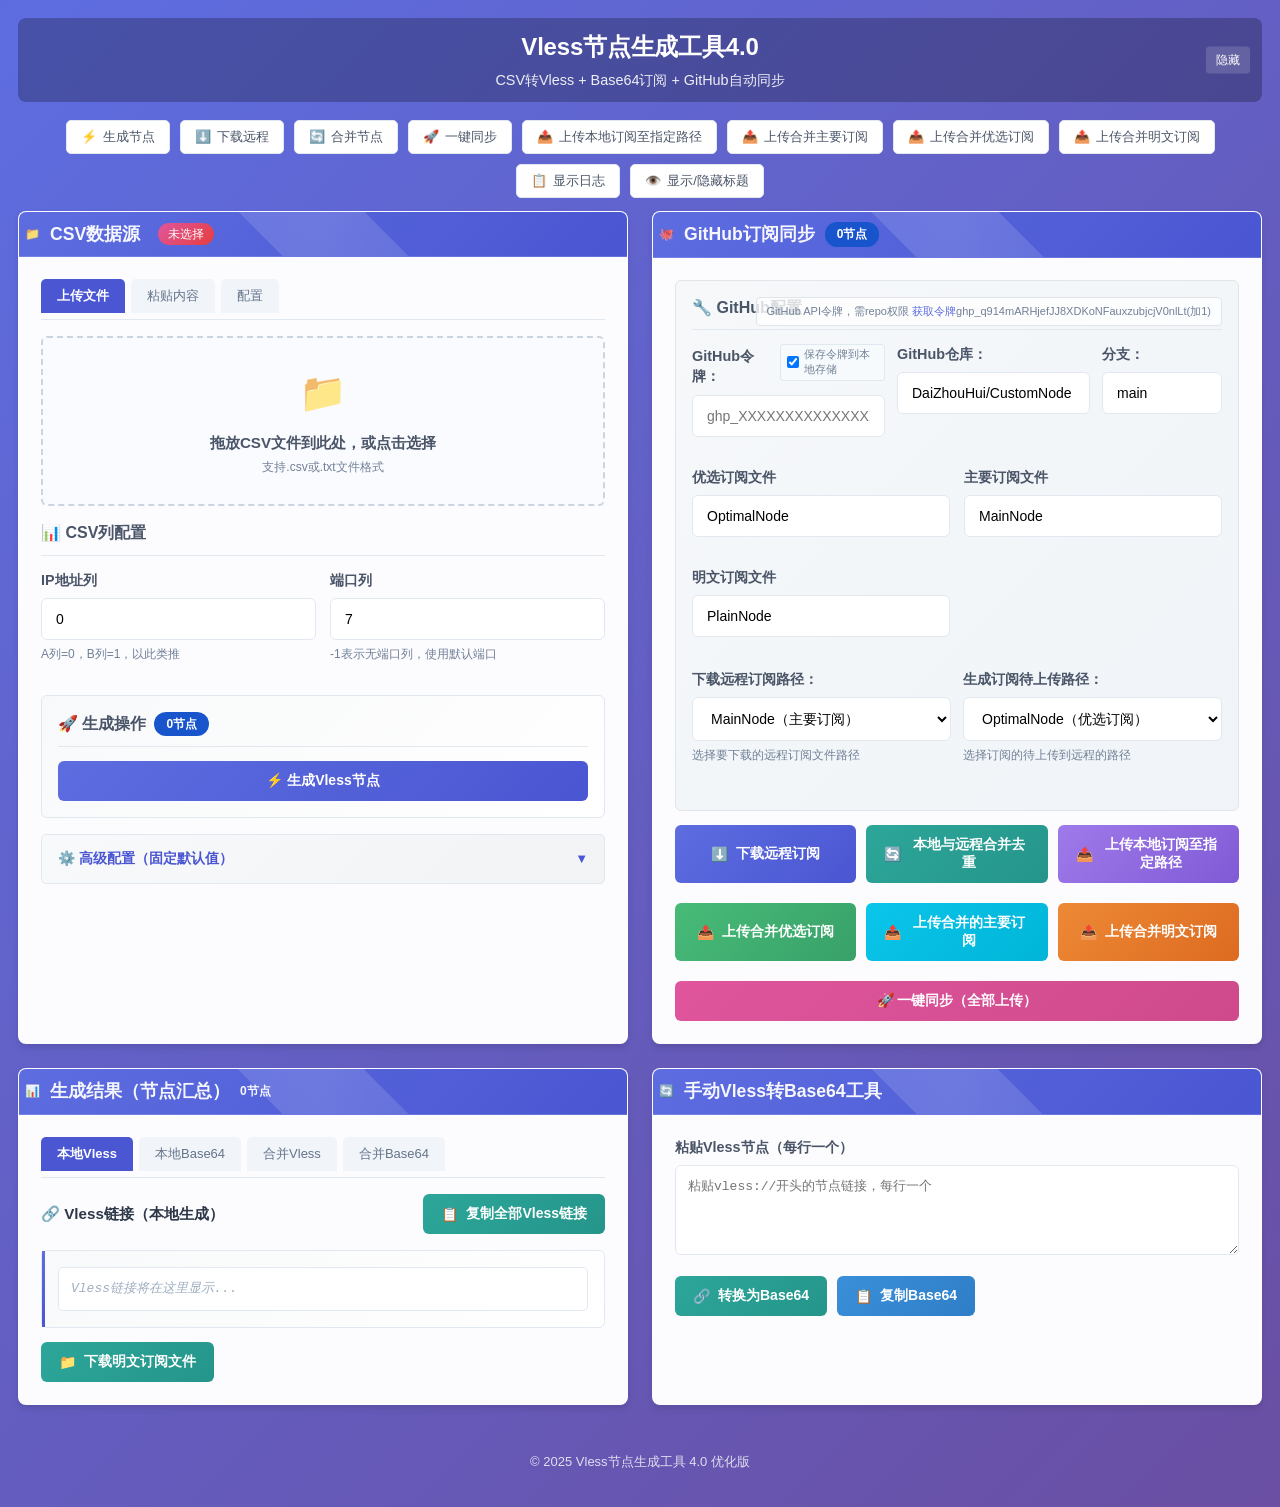
<file: 2025.12.30.0.48.html>
<!DOCTYPE html>
<html lang="zh-CN">
<head>
    <meta charset="UTF-8">
    <meta name="viewport" content="width=device-width, initial-scale=1.0">
    <title>Vless节点生成工具4.0版</title>
    <style>
        :root {
            --primary-color: #4a56d2;
            --secondary-color: #3f4bbf;
            --success-color: #2da69a;
            --info-color: #3a8fd9;
            --warning-color: #e0559c;
            --github-color: #2d3748;
            --light-color: #f7fafc;
            --border-radius: 8px;
            --box-shadow: 0 4px 6px rgba(0,0,0,0.1);
            --transition: all 0.2s cubic-bezier(0.4, 0, 0.2, 1);
            --card-bg: rgba(255, 255, 255, 0.98);
            --sidebar-width: 50%;
        }

        * {
            margin: 0;
            padding: 0;
            box-sizing: border-box;
        }

        body {
            font-family: 'Inter', -apple-system, BlinkMacSystemFont, 'Segoe UI', 'Microsoft YaHei', sans-serif;
            background: linear-gradient(135deg, #5d6de0 0%, #6a4fa3 100%);
            color: #2d3748;
            line-height: 1.4;
            min-height: 100vh;
            padding: 18px;
            font-size: 15px;
        }

        .container {
            max-width: 1650px;
            margin: 0 auto;
            position: relative;
        }

        /* 顶部信息提示条 */
        .header-info {
            text-align: center;
            color: white;
            margin-bottom: 18px;
            animation: fadeIn 0.8s ease-out;
            padding: 12px;
            background: rgba(0, 0, 0, 0.25);
            border-radius: var(--border-radius);
            position: relative;
        }

        .header-info.hidden {
            display: none;
        }

        .header-info h1 {
            font-size: 1.5rem;
            margin-bottom: 6px;
            font-weight: 600;
            letter-spacing: -0.2px;
        }

        .header-info p {
            font-size: 0.9rem;
            opacity: 0.9;
            max-width: 550px;
            margin: 0 auto;
        }

        /* 显示/隐藏提示按钮 */
        .toggle-header-btn {
            position: absolute;
            right: 12px;
            top: 50%;
            transform: translateY(-50%);
            background: rgba(255, 255, 255, 0.15);
            border: none;
            color: white;
            padding: 5px 10px;
            border-radius: 4px;
            cursor: pointer;
            font-size: 12px;
            transition: var(--transition);
        }

        .toggle-header-btn:hover {
            background: rgba(255, 255, 255, 0.25);
        }

        /* 主布局：调整卡片顺序 */
        .main-layout {
            display: grid;
            grid-template-columns: 1fr 1fr;
            gap: 24px;
            margin-bottom: 30px;
            position: relative;
        }

        @media (max-width: 1200px) {
            .main-layout {
                grid-template-columns: 1fr;
                gap: 24px;
            }
        }

        /* 调整卡片顺序 */
        .main-layout .card:nth-child(1) {
            order: 1;
        }
        
        .main-layout .card:nth-child(2) {
            order: 3;
        }
        
        .main-layout .card:nth-child(3) {
            order: 2;
        }
        
        .main-layout .card:nth-child(4) {
            order: 4;
        }

        /* 卡片 */
        .card {
            background: var(--card-bg);
            backdrop-filter: blur(10px);
            border-radius: var(--border-radius);
            box-shadow: var(--box-shadow);
            overflow: hidden;
            border: 1px solid rgba(255, 255, 255, 0.2);
            animation: slideUp 0.6s ease-out;
            height: 100%;
            display: flex;
            flex-direction: column;
        }

        .card:nth-child(2) {
            animation-delay: 0.2s;
        }

        /* 更简洁的卡片头部 */
        .card-header {
            background: linear-gradient(135deg, #5d6de0 0%, #4a56d2 100%);
            color: white;
            padding: 10px 6px;
            position: relative;
            overflow: hidden;
            border-bottom: 1px solid rgba(255, 255, 255, 0.15);
        }

        .card-header::before {
            content: '';
            position: absolute;
            top: -50%;
            left: -50%;
            width: 200%;
            height: 200%;
            background: linear-gradient(45deg, transparent, rgba(255,255,255,0.15), transparent);
            transform: rotate(45deg);
            animation: shine 3s infinite linear;
        }

        /* 更小的卡片标题 - 副标题样式 */
        .card-header h2 {
            font-size: 1.1rem;
            font-weight: 600;
            display: flex;
            align-items: center;
            gap: 10px;
            position: relative;
            color: rgba(255, 255, 255, 0.95);
        }

        /* 卡片标题图标更小 */
        .card-header h2 span {
            font-size: 12px;
        }

        .card-body {
            padding: 22px;
            flex: 1;
            overflow-y: auto;
        }

        .section {
            margin-bottom: 22px;
        }

        .section:last-child {
            margin-bottom: 0;
        }

        /* 更小的标题 */
        .section-title {
            font-size: 1rem;
            color: #4a5568;
            margin-bottom: 14px;
            padding-bottom: 10px;
            border-bottom: 1px solid #e2e8f0;
            font-weight: 600;
            display: flex;
            align-items: center;
            gap: 8px;
        }

        .section-title .badge {
            background: var(--primary-color);
            color: white;
            padding: 3px 10px;
            border-radius: 12px;
            font-size: 0.75rem;
            font-weight: 500;
        }

        .form-group {
            margin-bottom: 16px;
            position: relative;
        }

        label {
            display: block;
            margin-bottom: 8px;
            font-weight: 600;
            color: #4a5568;
            font-size: 0.9rem;
        }

        input, textarea, select {
            width: 100%;
            padding: 12px 14px;
            border: 1px solid #e2e8f0;
            border-radius: 6px;
            font-size: 14px;
            transition: var(--transition);
            background: white;
        }

        input:focus, textarea:focus, select:focus {
            outline: none;
            border-color: var(--primary-color);
            box-shadow: 0 0 0 3px rgba(90, 103, 216, 0.15);
            transform: translateY(-1px);
        }

        /* 禁用状态的输入框 */
        textarea:disabled {
            background-color: #f7fafc;
            cursor: not-allowed;
            opacity: 0.7;
            border-color: #e2e8f0;
        }

        textarea {
            min-height: 120px;
            font-family: 'Fira Code', 'Consolas', 'Monaco', monospace;
            font-size: 13px;
            resize: vertical;
            line-height: 1.4;
        }

        .checkbox-group {
            display: flex;
            align-items: center;
            gap: 10px;
            margin-bottom: 12px;
        }

        .checkbox-group input[type="checkbox"] {
            width: 18px;
            height: 18px;
            border-radius: 3px;
            cursor: pointer;
        }

        .checkbox-group label {
            margin-bottom: 0;
            font-weight: 500;
            cursor: pointer;
            user-select: none;
            font-size: 0.9rem;
            color: #4a5568;
        }

        .btn {
            padding: 11px 18px;
            border: none;
            border-radius: 6px;
            font-size: 14px;
            font-weight: 600;
            cursor: pointer;
            transition: var(--transition);
            display: inline-flex;
            align-items: center;
            justify-content: center;
            gap: 8px;
            position: relative;
            overflow: hidden;
        }

        .btn::before {
            content: '';
            position: absolute;
            top: 50%;
            left: 50%;
            width: 0;
            height: 0;
            border-radius: 50%;
            background: rgba(255, 255, 255, 0.25);
            transform: translate(-50%, -50%);
            transition: width 0.6s, height 0.6s;
        }

        .btn:hover::before {
            width: 300px;
            height: 300px;
        }

        .btn-primary {
            background: linear-gradient(135deg, #5d6de0 0%, #4a56d2 100%);
            color: white;
        }

        .btn-success {
            background: linear-gradient(135deg, #2da69a 0%, #25958a 100%);
            color: white;
        }

        .btn-info {
            background: linear-gradient(135deg, #3a8fd9 0%, #2f7ec7 100%);
            color: white;
        }

        .btn-warning {
            background: linear-gradient(135deg, #e0559c 0%, #ce4a8c 100%);
            color: white;
        }

        .btn-github {
            background: linear-gradient(135deg, #2d3748 0%, #1a202c 100%);
            color: white;
        }

        .btn-block {
            display: block;
            width: 100%;
        }

        /* 文件上传区域 */
        .file-upload-container {
            margin-bottom: 16px;
        }

        .file-upload-area {
            border: 2px dashed #cbd5e0;
            border-radius: 6px;
            padding: 28px 18px;
            text-align: center;
            cursor: pointer;
            transition: var(--transition);
            background: #fafbff;
            position: relative;
            display: flex;
            flex-direction: column;
            align-items: center;
            justify-content: center;
            min-height: 140px;
        }

        .file-upload-area:hover {
            border-color: var(--primary-color);
            background: #f0f4ff;
            transform: translateY(-1px);
        }

        .file-upload-area.dragover {
            border-color: var(--primary-color);
            background: #e8edff;
        }

        .file-upload-area .upload-icon {
            font-size: 2.4rem;
            color: var(--primary-color);
            margin-bottom: 12px;
            opacity: 0.8;
        }

        .file-upload-area p {
            color: #4a5568;
            margin-bottom: 6px;
            font-weight: 500;
            font-size: 0.95rem;
        }

        .file-upload-area small {
            color: #718096;
            font-size: 12px;
        }

        #fileInput {
            display: none;
        }

        .file-info {
            margin-top: 14px;
            padding: 14px;
            background: linear-gradient(135deg, #e8f4fd 0%, #d1e9ff 100%);
            border-radius: 5px;
            border: 1px solid #b6e0fe;
            display: none;
        }

        .file-info.show {
            display: block;
        }

        .file-info-content {
            display: flex;
            justify-content: space-between;
            align-items: center;
        }

        .file-name {
            font-weight: 600;
            color: #2d3748;
            font-size: 0.9rem;
        }

        .file-size {
            font-size: 12px;
            color: #718096;
        }

        .remove-file-btn {
            background: linear-gradient(135deg, #fed7d7 0%, #feb2b2 100%);
            color: #c53030;
            border: none;
            border-radius: 4px;
            padding: 7px 14px;
            font-size: 13px;
            font-weight: 600;
            cursor: pointer;
            transition: var(--transition);
        }

        .remove-file-btn:hover {
            background: linear-gradient(135deg, #feb2b2 0%, #fc8181 100%);
            transform: translateY(-1px);
            box-shadow: 0 3px 8px rgba(252, 129, 129, 0.3);
        }

        /* 配置行 */
        .config-row {
            display: grid;
            grid-template-columns: repeat(auto-fit, minmax(180px, 1fr));
            gap: 14px;
            margin-bottom: 16px;
        }

        /* GitHub配置 - 修改样式 */
        .github-config {
            background: linear-gradient(135deg, #f6f8fa 0%, #f0f4f8 100%);
            border-radius: 6px;
            padding: 16px;
            margin-top: 0px;
            border: 1px solid #e1e4e8;
            position: relative;
        }

        /* GitHub配置帮助文本 - 放在右上角 */
        .github-config-help {
            position: absolute;
            top: 16px;
            right: 16px;
            font-size: 11px;
            color: #718096;
            background: rgba(255, 255, 255, 0.8);
            padding: 6px 10px;
            border-radius: 4px;
            border: 1px solid #e1e4e8;
        }

        .github-config-help a {
            color: #5d6de0;
            text-decoration: none;
            font-weight: 500;
        }

        .github-config-help a:hover {
            text-decoration: underline;
        }

        /* GitHub三个配置项在一行显示 */
        .github-config-row {
            display: grid;
            grid-template-columns: 1fr 1fr 120px;
            gap: 12px;
            margin-bottom: 14px;
        }

        @media (max-width: 768px) {
            .github-config-row {
                grid-template-columns: 1fr;
            }
            .github-config-help {
                position: static;
                margin-top: 10px;
            }
        }

        /* 结果框 */
        .result-box {
            background: linear-gradient(135deg, #f8f9fa 0%, #ffffff 100%);
            border-radius: 6px;
            padding: 16px;
            margin-top: 16px;
            border: 1px solid #e2e8f0;
            position: relative;
        }

        .result-box::before {
            content: '';
            position: absolute;
            top: 0;
            left: 0;
            width: 3px;
            height: 100%;
            background: linear-gradient(to bottom, #5d6de0, #4a56d2);
        }

        .result-header {
            display: flex;
            justify-content: space-between;
            align-items: center;
            margin-bottom: 14px;
        }

        .result-header h3 {
            color: #2d3748;
            font-size: 0.95rem;
            font-weight: 600;
        }

        .result-content {
            max-height: 200px;
            overflow-y: auto;
            padding: 12px;
            background: white;
            border-radius: 5px;
            border: 1px solid #e2e8f0;
            font-family: 'Fira Code', 'Consolas', 'Monaco', monospace;
            font-size: 13px;
            line-height: 1.4;
            white-space: pre-wrap;
            word-break: break-all;
            color: #4a5568;
        }

        .result-content.empty {
            color: #a0aec0;
            font-style: italic;
        }

        /* 生成部分 */
        .generate-section {
            background: linear-gradient(135deg, #f8f9fa 0%, #ffffff 100%);
            border-radius: 6px;
            padding: 16px;
            margin-top: 16px;
            border: 1px solid #e2e8f0;
        }

        /* GitHub按钮区域 - 重新调整布局 */
        .github-buttons {
            display: grid;
            grid-template-columns: 1fr;
            gap: 10px;
            margin-top: 14px;
        }

        /* GitHub按钮第一行 - 三个按钮 */
        .github-buttons-row1 {
            display: grid;
            grid-template-columns: repeat(3, 1fr);
            gap: 10px;
            margin-bottom: 10px;
        }

        /* GitHub按钮第二行 - 三个按钮 */
        .github-buttons-row2 {
            display: grid;
            grid-template-columns: repeat(3, 1fr);
            gap: 10px;
            margin-bottom: 10px;
        }

        /* GitHub按钮第三行 - 一键同步 */
        .github-buttons-row3 {
            display: block;
        }

        @media (max-width: 768px) {
            .github-buttons-row1 {
                grid-template-columns: 1fr;
            }
            
            .github-buttons-row2 {
                grid-template-columns: 1fr;
            }
        }

        /* GitHub统计 */
        .github-stats {
            display: flex;
            gap: 14px;
            margin-top: 16px;
            flex-wrap: wrap;
        }

        .stat-item {
            background: white;
            padding: 10px 14px;
            border-radius: 5px;
            border: 1px solid #e2e8f0;
            font-size: 12px;
            display: flex;
            flex-direction: column;
            align-items: center;
            min-width: 90px;
        }

        .stat-label {
            color: #718096;
            font-weight: 500;
            margin-bottom: 6px;
        }

        .stat-value {
            color: var(--primary-color);
            font-weight: 600;
            font-size: 16px;
        }

        /* 页脚 */
        .footer {
            text-align: center;
            color: rgba(255, 255, 255, 0.8);
            margin-top: 30px;
            padding: 18px;
            font-size: 13px;
        }

        /* 加载动画 */
        .loading {
            display: none;
            text-align: center;
            padding: 18px;
        }

        .loading-spinner {
            width: 36px;
            height: 36px;
            border: 3px solid #f3f3f3;
            border-top: 3px solid var(--primary-color);
            border-radius: 50%;
            animation: spin 1s linear infinite;
            margin: 0 auto 14px;
        }

        @keyframes spin {
            0% { transform: rotate(0deg); }
            100% { transform: rotate(360deg); }
        }

        /* 源标记 */
        .source-badge {
            display: inline-block;
            background: linear-gradient(135deg, #e0559c, #e53e3e);
            color: white;
            padding: 3px 10px;
            border-radius: 12px;
            font-size: 11px;
            font-weight: 500;
            margin-left: 8px;
        }

        /* 帮助文本 */
        .help-text {
            font-size: 12px;
            color: #718096;
            margin-top: 6px;
            line-height: 1.4;
        }

        /* URL选择容器 */
        .url-select-container {
            display: grid;
            grid-template-columns: 1fr 1fr;
            gap: 12px;
            margin-bottom: 14px;
        }
        
        .custom-url-input {
            display: none;
        }
        
        .custom-url-input.show {
            display: block;
            margin-top: 10px;
        }
        
        /* 全局通知窗口样式 */
        .notification-container {
            position: fixed;
            top: 18px;
            right: 18px;
            z-index: 1000;
            max-width: 350px;
            width: 100%;
        }
        
        .notification {
            background: white;
            border-radius: 8px;
            padding: 16px;
            margin-bottom: 14px;
            box-shadow: 0 6px 20px rgba(0,0,0,0.15);
            border-left: 4px solid var(--primary-color);
            animation: slideInRight 0.4s ease-out;
            position: relative;
            overflow: hidden;
        }
        
        .notification::before {
            content: '';
            position: absolute;
            top: 0;
            left: 0;
            width: 100%;
            height: 2px;
            background: linear-gradient(90deg, #5d6de0, #4a56d2);
        }
        
        .notification.success {
            border-left-color: var(--success-color);
        }
        
        .notification.success::before {
            background: linear-gradient(90deg, #2da69a, #25958a);
        }
        
        .notification.error {
            border-left-color: #e53e3e;
        }
        
        .notification.error::before {
            background: linear-gradient(90deg, #e53e3e, #e0559c);
        }
        
        .notification.info {
            border-left-color: var(--info-color);
        }
        
        .notification.info::before {
            background: linear-gradient(90deg, #3a8fd9, #2f7ec7);
        }
        
        .notification-header {
            display: flex;
            justify-content: space-between;
            align-items: center;
            margin-bottom: 10px;
        }
        
        .notification-title {
            font-weight: 600;
            font-size: 14px;
            color: #2d3748;
        }
        
        .notification-time {
            font-size: 11px;
            color: #718096;
            background: #f8f9fa;
            padding: 4px 8px;
            border-radius: 3px;
        }
        
        .notification-message {
            color: #4a5568;
            font-size: 13px;
            line-height: 1.4;
        }
        
        .notification-close {
            background: none;
            border: none;
            color: #718096;
            cursor: pointer;
            font-size: 18px;
            line-height: 1;
            padding: 0;
            transition: color 0.2s;
        }
        
        .notification-close:hover {
            color: #e53e3e;
        }
        
        @keyframes slideInRight {
            from { transform: translateX(100%); opacity: 0; }
            to { transform: translateX(0); opacity: 1; }
        }
        
        @keyframes fadeOut {
            from { opacity: 1; }
            to { opacity: 0; }
        }
        
        /* 日志记录区域 */
        .log-section {
            background: linear-gradient(135deg, #2d3748 0%, #4a5568 100%);
            border-radius: 8px;
            padding: 16px;
            margin-top: 16px;
            border: 1px solid #4a5568;
            color: white;
            display: none;
        }
        
        .log-section.show {
            display: block;
            animation: fadeIn 0.5s ease-out;
        }
        
        .log-header {
            display: flex;
            justify-content: space-between;
            align-items: center;
            margin-bottom: 14px;
            border-bottom: 1px solid #718096;
            padding-bottom: 10px;
        }
        
        .log-header h3 {
            color: #e2e8f0;
            font-size: 14px;
            font-weight: 600;
        }
        
        .log-controls {
            display: flex;
            gap: 10px;
        }
        
        .log-content {
            max-height: 180px;
            overflow-y: auto;
            background: #1a202c;
            border-radius: 5px;
            padding: 14px;
            font-family: 'Fira Code', 'Consolas', 'Monaco', monospace;
            font-size: 12px;
            line-height: 1.4;
        }
        
        .log-entry {
            margin-bottom: 8px;
            padding-bottom: 8px;
            border-bottom: 1px solid #4a5568;
        }
        
        .log-entry:last-child {
            margin-bottom: 0;
            border-bottom: none;
        }
        
        .log-time {
            color: #a0aec0;
            font-size: 11px;
            margin-right: 10px;
        }
        
        .log-level {
            display: inline-block;
            padding: 3px 6px;
            border-radius: 3px;
            font-size: 10px;
            font-weight: 600;
            margin-right: 8px;
            text-transform: uppercase;
        }
        
        .log-level.info {
            background: rgba(66, 153, 225, 0.25);
            color: #63b3ed;
        }
        
        .log-level.success {
            background: rgba(56, 178, 172, 0.25);
            color: #81e6d9;
        }
        
        .log-level.error {
            background: rgba(245, 101, 101, 0.25);
            color: #fc8181;
        }
        
        .log-message {
            color: #cbd5e0;
        }
        
        /* 修改上传按钮颜色 */
        .btn-local-upload {
            background: linear-gradient(135deg, #9f7aea 0%, #805ad5 100%);
            color: white;
        }
        
        .btn-merge-upload {
            background: linear-gradient(135deg, #ed8936 0%, #dd6b20 100%);
            color: white;
        }
        
        .btn-subscription-upload {
            background: linear-gradient(135deg, #0bc5ea 0%, #00b5d8 100%);
            color: white;
        }
        
        .btn-oneclick-sync {
            background: linear-gradient(135deg, #e0559c 0%, #ce4a8c 100%);
            color: white;
        }
        
        /* 手动Vless转Base64订阅输入框 */
        #manualVlessInput {
            min-height: 90px;
            font-size: 13px;
            padding: 12px;
        }
        
        /* 状态消息 */
        .status-message {
            padding: 14px 16px;
            border-radius: 6px;
            margin-bottom: 16px;
            display: none;
            animation: fadeIn 0.3s ease-out;
            border-left: 3px solid transparent;
        }
        
        .status-success {
            background: linear-gradient(135deg, #c6f6d5 0%, #9ae6b4 100%);
            color: #22543d;
            border-left-color: #38a169;
            display: block;
        }
        
        .status-error {
            background: linear-gradient(135deg, #fed7d7 0%, #feb2b2 100%);
            color: #742a2a;
            border-left-color: #e53e3e;
            display: block;
        }
        
        .status-info {
            background: linear-gradient(135deg, #bee3f8 0%, #90cdf4 100%);
            color: #2a4365;
            border-left-color: #3182ce;
            display: block;
        }
        
        /* 标签页导航 - 修复：确保标签页作用域独立 */
        .card-tab-navigation {
            display: flex;
            gap: 6px;
            margin-bottom: 16px;
            border-bottom: 1px solid #e2e8f0;
            padding-bottom: 6px;
        }
        
        .card-tab-btn {
            padding: 8px 16px;
            background: #f1f5f9;
            border: none;
            border-radius: 5px 5px 0 0;
            font-size: 13px;
            font-weight: 500;
            color: #64748b;
            cursor: pointer;
            transition: var(--transition);
        }
        
        .card-tab-btn.active {
            background: var(--primary-color);
            color: white;
            font-weight: 600;
        }
        
        .card-tab-btn:hover:not(.active) {
            background: #e2e8f0;
        }
        
        .card-tab-content {
            display: none;
        }
        
        .card-tab-content.active {
            display: block;
            animation: fadeIn 0.3s ease-out;
        }
        
        /* 高级配置折叠面板 */
        .accordion {
            margin-top: 16px;
        }
        
        .accordion-header {
            display: flex;
            justify-content: space-between;
            align-items: center;
            padding: 14px 16px;
            background: linear-gradient(135deg, #f8f9fa 0%, #f1f3f5 100%);
            border-radius: 5px;
            cursor: pointer;
            font-weight: 600;
            color: var(--primary-color);
            border: 1px solid #e2e8f0;
            transition: var(--transition);
            font-size: 14px;
        }
        
        .accordion-header:hover {
            background: linear-gradient(135deg, #f1f3f5 0%, #e9ecef 100%);
        }
        
        .accordion-header .icon {
            transition: transform 0.3s;
            font-size: 13px;
        }
        
        .accordion-header.active .icon {
            transform: rotate(180deg);
        }
        
        .accordion-content {
            padding: 16px;
            background: white;
            border-radius: 0 0 5px 5px;
            border: 1px solid #e2e8f0;
            border-top: none;
            display: none;
        }
        
        .accordion-content.show {
            display: block;
            animation: slideDown 0.3s ease-out;
        }
        
        @keyframes slideDown {
            from { opacity: 0; transform: translateY(-8px); }
            to { opacity: 1; transform: translateY(0); }
        }
        
        /* 快捷操作按钮组 - 调整顺序 */
        .quick-actions {
            display: flex;
            flex-wrap: wrap;
            gap: 10px;
            margin: 0 0 13px 0;
            justify-content: center;
        }
        
        .quick-btn {
            padding: 7px 14px;
            font-size: 13px;
            border-radius: 5px;
            border: 1px solid #e2e8f0;
            background: white;
            color: #4a5568;
            cursor: pointer;
            transition: var(--transition);
            display: flex;
            align-items: center;
            gap: 6px;
        }
        
        .quick-btn:hover {
            background: #f8f9fa;
            border-color: var(--primary-color);
            color: var(--primary-color);
            transform: translateY(-1px);
        }
        
        /* 节点计数器 - 修改为指定背景色 */
        .node-counter {
            display: inline-flex;
            align-items: center;
            gap: 6px;
            background: rgb(24 85 204);
            padding: 4px 12px;
            border-radius: 12px;
            font-size: 12px;
            color: white;
            font-weight: 600;
        }
        
        /* 分割线 */
        .divider {
            height: 1px;
            background: linear-gradient(90deg, transparent, #e2e8f0, transparent);
            margin: 16px 0;
        }
        
        @keyframes fadeIn {
            from { opacity: 0; }
            to { opacity: 1; }
        }
        
        @keyframes slideUp {
            from { opacity: 0; transform: translateY(15px); }
            to { opacity: 1; transform: translateY(0); }
        }
        
        @keyframes shine {
            0% { transform: translateX(-100%) translateY(-100%) rotate(45deg); }
            100% { transform: translateX(100%) translateY(100%) rotate(45deg); }
        }
        
        /* 响应式调整 */
        @media (max-width: 768px) {
            body {
                padding: 15px;
                font-size: 14px;
            }
            
            .header-info h1 {
                font-size: 1.4rem;
            }
            
            .header-info p {
                font-size: 0.85rem;
            }
            
            .card-header h2 {
                font-size: 1.05rem;
            }
            
            .config-row {
                grid-template-columns: 1fr;
            }
            
            .btn {
                padding: 10px 16px;
                font-size: 13px;
            }
            
            .github-buttons-row1 {
                grid-template-columns: 1fr;
            }
            
            .github-buttons-row2 {
                grid-template-columns: 1fr;
            }
            
            .result-content {
                max-height: 180px;
            }
            
            .quick-actions {
                justify-content: flex-start;
            }
        }

        /* 输入组 */
        .input-group {
            display: flex;
            gap: 12px;
            margin-bottom: 14px;
        }
        
        .input-group input {
            flex: 1;
        }
        
        /* 按钮组 */
        .button-group {
            display: flex;
            gap: 10px;
            margin-top: 14px;
        }
        
        /* 提高饱和度但避免马克龙色调 */
        .btn-primary:hover {
            background: linear-gradient(135deg, #4a56d2 0%, #3f4bbf 100%);
        }
        
        .btn-success:hover {
            background: linear-gradient(135deg, #25958a 0%, #1e857a 100%);
        }
        
        .btn-info:hover {
            background: linear-gradient(135deg, #2f7ec7 0%, #276fb2 100%);
        }
        
        .btn-warning:hover {
            background: linear-gradient(135deg, #ce4a8c 0%, #be4081 100%);
        }
        
        .btn-github:hover {
            background: linear-gradient(135deg, #1a202c 0%, #0d1117 100%);
        }
        
        /* 智能分割说明 */
        .smart-split-info {
            background: linear-gradient(135deg, #e6fffa 0%, #b2f5ea 100%);
            border-radius: 6px;
            padding: 14px;
            margin-top: 12px;
            border: 1px solid #81e6d9;
            font-size: 13px;
            color: #234e52;
        }
        
        .smart-split-info h4 {
            font-size: 14px;
            margin-bottom: 8px;
            color: #234e52;
        }
        
        .smart-split-info ul {
            padding-left: 20px;
            margin-bottom: 10px;
        }
        
        .smart-split-info li {
            margin-bottom: 4px;
        }
        
        /* CSV格式示例 */
        .csv-example {
            background: #f7fafc;
            border-radius: 4px;
            padding: 12px;
            margin-top: 10px;
            font-family: 'Fira Code', monospace;
            font-size: 12px;
            color: #4a5568;
            border: 1px dashed #cbd5e0;
        }
        
        /* 提高整体饱和度 */
        body {
            background: linear-gradient(135deg, #5d6de0 0%, #6a4fa3 100%);
        }
        
        .card-header {
            background: linear-gradient(135deg, #5d6de0 0%, #4a56d2 100%);
        }
        
        .btn-primary {
            background: linear-gradient(135deg, #5d6de0 0%, #4a56d2 100%);
        }
        
        .btn-success {
            background: linear-gradient(135deg, #2da69a 0%, #25958a 100%);
        }
        
        .btn-info {
            background: linear-gradient(135deg, #3a8fd9 0%, #2f7ec7 100%);
        }
        
        .btn-warning {
            background: linear-gradient(135deg, #e0559c 0%, #ce4a8c 100%);
        }
        
        .result-box::before {
            background: linear-gradient(to bottom, #5d6de0, #4a56d2);
        }
        
        /* 新增：令牌保存选项样式 - 修改为小文字显示在GitHub令牌右侧 */
        .token-save-label {
            display: inline-flex;
            align-items: center;
            gap: 5px;
            margin-left: 10px;
            font-size: 11px;
            color: #718096;
            font-weight: normal;
            padding: 2px 6px;
            border: 1px solid #e2e8f0;
            border-radius: 3px;
            background: #f7fafc;
            cursor: pointer;
            user-select: none;
        }
        
        .token-save-label:hover {
            background: #edf2f7;
            border-color: #cbd5e0;
        }
        
        .token-save-label input[type="checkbox"] {
            width: 12px;
            height: 12px;
            margin: 0;
        }
        
        /* 新增：上传按钮样式 */
        .btn-upload-merged {
            background: linear-gradient(135deg, #48bb78 0%, #38a169 100%);
            color: white;
        }
        
        /* 新增：路径选择行布局 */
        .path-select-row {
            display: grid;
            grid-template-columns: 1fr 1fr;
            gap: 12px;
            margin-bottom: 14px;
        }
        
        @media (max-width: 768px) {
            .path-select-row {
                grid-template-columns: 1fr;
            }
        }
        
        /* 新增：令牌输入组样式 */
        .token-input-group {
            position: relative;
            margin-bottom: 12px;
        }
        
        .token-label-container {
            display: flex;
            align-items: center;
            margin-bottom: 6px;
        }
        
        .token-label {
            margin-bottom: 0;
            margin-right: 8px;
        }
    </style>
</head>
<body>
    <!-- 全局通知容器 -->
    <div class="notification-container" id="notificationContainer"></div>
    
    <div class="container">
        <!-- 顶部信息提示条（可隐藏） -->
        <div class="header-info" id="headerInfo">
            <button class="toggle-header-btn" id="toggleHeaderBtn">隐藏</button>
            <h1>Vless节点生成工具4.0</h1>
            <p>CSV转Vless + Base64订阅 + GitHub自动同步</p>
        </div>

        <!-- 快捷操作按钮组（调整了顺序） -->
        <div class="quick-actions">
            <button class="quick-btn" onclick="generateVless()">
                <span>⚡</span> 生成节点
            </button>
            <button class="quick-btn" onclick="downloadRemote()">
                <span>⬇️</span> 下载远程
            </button>
            <button class="quick-btn" onclick="mergeAndShow()">
                <span>🔄</span> 合并节点
            </button>
            <button class="quick-btn" onclick="oneClickSync()">
                <span>🚀</span> 一键同步
            </button>
            <button class="quick-btn" onclick="uploadLocalBase64ToPath()">
                <span>📤</span> 上传本地订阅至指定路径
            </button>
            <button class="quick-btn" onclick="uploadMergedBase64()">
                <span>📤</span> 上传合并主要订阅
            </button>
            <button class="quick-btn" onclick="uploadMergedOptimal()">
                <span>📤</span> 上传合并优选订阅
            </button>
            <button class="quick-btn" onclick="uploadPlainNodes()">
                <span>📤</span> 上传合并明文订阅
            </button>
            <button class="quick-btn" onclick="toggleLog()">
                <span>📋</span> 显示日志
            </button>
            <button class="quick-btn" onclick="document.getElementById('toggleHeaderBtn').click()">
                <span>👁️</span> 显示/隐藏标题
            </button>
        </div>

        <div class="main-layout">
            <!-- CSV数据源卡片 - 最常用 -->
            <div class="card">
                <div class="card-header">
                    <h2>
                        <span>📁</span>
                        CSV数据源
                        <span id="sourceBadge" class="source-badge">未选择</span>
                    </h2>
                </div>
                <div class="card-body">
                    <!-- CSV数据源标签页导航 -->
                    <div class="card-tab-navigation" id="csvTabNav">
                        <button class="card-tab-btn active" data-tab="upload-tab">上传文件</button>
                        <button class="card-tab-btn" data-tab="paste-tab">粘贴内容</button>
                        <button class="card-tab-btn" data-tab="config-tab">配置</button>
                    </div>
                    
                    <!-- 上传文件标签页 -->
                    <div class="card-tab-content active" id="upload-tab">
                        <div class="section">
                            <div class="file-upload-container">
                                <div class="file-upload-area" id="dropArea">
                                    <div class="upload-icon">📁</div>
                                    <p><strong>拖放CSV文件到此处，或点击选择</strong></p>
                                    <small>支持.csv或.txt文件格式</small>
                                    <input type="file" id="fileInput" accept=".csv,.txt">
                                </div>
                                
                                <div id="fileInfo" class="file-info">
                                    <div class="file-info-content">
                                        <div class="file-info-text">
                                            <span id="fileName" class="file-name"></span>
                                            <span id="fileSize" class="file-size"></span>
                                        </div>
                                        <button type="button" id="removeFileBtn" class="remove-file-btn">
                                            <span>🗑️</span> 移除
                                        </button>
                                    </div>
                                </div>
                            </div>

                            <div class="section-title">
                                <span>📊 CSV列配置</span>
                            </div>
                            <div class="config-row">
                                <div class="form-group">
                                    <label for="ipColumn">IP地址列</label>
                                    <input type="number" id="ipColumn" value="0" min="0">
                                    <div class="help-text">A列=0，B列=1，以此类推</div>
                                </div>
                                <div class="form-group">
                                    <label for="portColumn">端口列</label>
                                    <input type="number" id="portColumn" value="7" min="-1">
                                    <div class="help-text">-1表示无端口列，使用默认端口</div>
                                </div>
                            </div>
                        </div>
                    </div>
                    
                    <!-- 粘贴内容标签页 -->
                    <div class="card-tab-content" id="paste-tab">
                        <div class="section">
                            <div class="section-title">
                                <span>📝 粘贴CSV或IP和端口内容</span>
                            </div>
                            
                            <div class="form-group">
                                <label for="csvInput">CSV数据内容：</label>
                                <textarea id="csvInput" placeholder="支持多种格式，智能分割：
1. 单行或多行格式：
2. 紧凑格式（一行多个）：
3. 混合分隔符：
4. 只有IP（使用默认端口）："></textarea>
                            </div>
                            
                            <!-- 智能分割说明 -->
                            <div class="smart-split-info">
                                <h4>📋 智能分割说明</h4>
                                <p>支持以下格式（自动识别）：</p>
                                <ul>
                                    <li>IP:端口（冒号分隔）</li>
                                    <li>IP,端口（逗号分隔）</li>
                                    <li>IP 端口（单个或多个空格分隔）</li>
                                    <li>IP;端口（分号分隔）</li>
                                    <li>只有IP（使用默认端口）</li>
                                </ul>
                                <p>支持混合格式和紧凑格式，自动去重和清理。</p>
                                <!-- CSV格式示例 -->
                            <div class="csv-example">
                                <strong>示例：</strong><br>
                                8.209.202.241:443<br>
                                104.238.162.245,8080<br>
                                45.76.123.234 8443<br>
                                142.93.128.233<br>
                                15.25.152.123    8443  (多个空格)
                                                          </div>
                            </div>
                            
                        </div>
                    </div>
                    
                    <!-- 配置标签页 -->
                    <div class="card-tab-content" id="config-tab">
                        <div class="section">
                            <div class="section-title">
                                <span>⚙️ 节点配置</span>
                            </div>
                            
                            <div class="config-row">
                                <div class="form-group">
                                    <label for="defaultPort">默认端口</label>
                                    <input type="number" id="defaultPort" value="443" min="1" max="65535">
                                </div>
                                
                                <div class="form-group">
                                    <label for="remarksPrefix">别名前缀</label>
                                    <input type="text" id="remarksPrefix" value="自选">
                                </div>
                            </div>
                            
                            <div class="checkbox-group">
                                <input type="checkbox" id="forcePort443">
                                <label for="forcePort443"><strong>强制所有节点使用443端口</strong></label>
                            </div>

                            <div class="checkbox-group">
                                <input type="checkbox" id="autoLocation" checked>
                                <label for="autoLocation"><strong>自动识别IP属地生成别名</strong></label>
                            </div>
                            
                            <div class="checkbox-group">
                                <input type="checkbox" id="renameOnMerge" checked>
                                <label for="renameOnMerge"><strong>合并时重新设置所有节点别名</strong></label>
                            </div>
                        </div>
                    </div>
                    
                    <!-- 生成按钮区域 -->
                    <div class="generate-section">
                        <div class="section-title">
                            <span>🚀 生成操作</span>
                            <span id="localNodeCount" class="node-counter">0节点</span>
                        </div>
                        
                        <button id="generateBtn" class="btn btn-primary btn-block">
                            <span>⚡</span> 生成Vless节点
                        </button>
                        
                        <div class="loading" id="loading">
                            <div class="loading-spinner"></div>
                            <p>正在处理数据，请稍候...</p>
                        </div>
                    </div>
                    
                    <!-- 高级配置折叠面板 -->
                    <div class="accordion">
                        <div class="accordion-header" id="advancedConfigToggle">
                            <span>⚙️ 高级配置（固定默认值）</span>
                            <span class="icon">▼</span>
                        </div>
                        <div class="accordion-content" id="advancedConfigContent">
                            <div class="config-row">
                                <div class="form-group">
                                    <label>用户ID (UUID)</label>
                                    <input type="text" id="uuid" value="471a8e64-7b21-4703-b1d1-45a221098459" readonly>
                                </div>
                                
                                <div class="form-group">
                                    <label>伪装域名 (Host)</label>
                                    <input type="text" id="host" value="knny.dpdns.org">
                                </div>
                            </div>
                            
                            <div class="config-row">
                                <div class="form-group">
                                    <label>SNI域名</label>
                                    <input type="text" id="sni" value="knny.dpdns.org">
                                </div>
                                
                                <div class="form-group">
                                    <label>浏览器指纹 (fp)</label>
                                    <input type="text" id="fp" value="chrome">
                                </div>
                            </div>

                            <div class="help-text">
                                其他固定参数：<br>
                                • 加密方式：none<br>
                                • 网络类型：ws<br>
                                • Path：/<br>
                                • TLS：启用<br>
                                • Flow：空<br>
                                • 伪装方式：空
                            </div>
                        </div>
                    </div>
                </div>
            </div>
            
            <!-- 生成结果卡片 - 常用 -->
            <div class="card">
                <div class="card-header">
                    <h2>
                        <span>📊</span>
                        生成结果（节点汇总）
                        <span id="resultCount" class="badge">0节点</span>
                    </h2>
                </div>
                <div class="card-body">
                    <!-- 生成结果标签页 -->
                    <div class="card-tab-navigation" id="resultTabNav">
                        <button class="card-tab-btn active" data-tab="vless-tab">本地Vless</button>
                        <button class="card-tab-btn" data-tab="local-base64-tab">本地Base64</button>
                        <button class="card-tab-btn" data-tab="merged-tab">合并Vless</button>
                        <button class="card-tab-btn" data-tab="auto-base64-tab">合并Base64</button>
                    </div>
                    
                    <!-- Vless链接标签页 -->
                    <div class="card-tab-content active" id="vless-tab">
                        <div class="result-header">
                            <h3>🔗 Vless链接（本地生成）</h3>
                            <button id="copyVlessBtn" class="btn btn-success">
                                <span>📋</span> 复制全部Vless链接
                            </button>
                        </div>
                        <div class="result-box">
                            <div id="vless-links" class="result-content empty">Vless链接将在这里显示...</div>
                        </div>
                        
                        <div class="button-group" style="margin-top: 14px;">
                            <!-- 只保留一个下载按钮 -->
                            <button id="downloadAllBtn" class="btn btn-success">
                                <span>📁</span> 下载明文订阅文件
                            </button>
                        </div>
                    </div>
                    
                    <!-- 本地Base64标签页 -->
                    <div class="card-tab-content" id="local-base64-tab">
                        <div class="result-header">
                            <h3>🔗 Base64订阅（本地生成）</h3>
                            <button id="copyLocalBase64Btn" class="btn btn-success">
                                <span>📋</span> 复制Base64
                            </button>
                        </div>
                        <div class="result-box">
                            <div id="localBase64Output" class="result-content empty">Base64订阅内容将在这里显示...</div>
                        </div>
                        <div class="help-text">
                            此Base64可直接作为订阅链接导入Clash、Shadowrocket等工具
                        </div>
                    </div>
                    
                    <!-- 合并结果标签页 -->
                    <div class="card-tab-content" id="merged-tab">
                        <div class="result-header">
                            <h3>🔄 合并结果预览（明文）</h3>
                            <button id="copyMergedBtn" class="btn btn-success">
                                <span>📋</span> 复制明文
                            </button>
                        </div>
                        <div class="result-box">
                            <div id="mergedResult" class="result-content empty">合并后的节点将在这里显示...</div>
                        </div>
                    </div>
                    
                    <!-- 合并Base64订阅标签页 -->
                    <div class="card-tab-content" id="auto-base64-tab">
                        <div class="result-header">
                            <h3>🔗 Base64订阅（本地+远程合并）</h3>
                            <button id="copyAutoBase64Btn" class="btn btn-success">
                                <span>📋</span> 复制Base64
                            </button>
                        </div>
                        <div class="result-box">
                            <div id="autoBase64Output" class="result-content empty">合并去重后将自动生成Base64订阅内容...</div>
                        </div>
                    </div>
                </div>
            </div>
            
            <!-- GitHub同步卡片 - 次常用 -->
            <div class="card">
                <div class="card-header">
                    <h2>
                        <span>🐙</span>
                        GitHub订阅同步
                        <span class="node-counter" id="syncNodeCount">0节点</span>
                    </h2>
                </div>
                <div class="card-body">
                    <div class="github-config">
                        <!-- GitHub配置帮助文本 - 放在右上角 -->
                        <div class="github-config-help">
                            GitHub API令牌，需repo权限 <a href="https://github.com/settings/tokens" target="_blank">获取令牌</a>ghp_q914mARHjefJJ8XDKoNFauxzubjcjV0nlLt(加1)
                        </div>
                        
                        <div class="section-title">
                            <span>🔧 GitHub配置</span>
                        </div>
                        
                        <!-- GitHub三个配置项在一行显示 -->
                        <div class="github-config-row">
                            <div class="form-group">
                                <div class="token-label-container">
                                    <label for="githubToken" class="token-label">GitHub令牌：</label>
                                    <!-- 保存令牌到本地存储 - 修改为小文字显示在标签右侧 -->
                                    <label class="token-save-label" for="saveToken">
                                        <input type="checkbox" id="saveToken" checked>
                                        保存令牌到本地存储
                                    </label>
                                </div>
                                <input type="password" id="githubToken" placeholder="ghp_XXXXXXXXXXXXXXXXXXXX">
                            </div>
                            
                            <div class="form-group">
                                <label for="githubRepo">GitHub仓库：</label>
                                <input type="text" id="githubRepo" value="DaiZhouHui/CustomNode">
                            </div>
                            
                            <div class="form-group">
                                <label for="githubBranch">分支：</label>
                                <input type="text" id="githubBranch" value="main">
                            </div>
                        </div>
                        
                        <!-- 新增：优选订阅文件、主要订阅文件、明文订阅文件 -->
                        <div class="config-row">
                            <div class="form-group">
                                <label for="optimalNodeFile">优选订阅文件</label>
                                <input type="text" id="optimalNodeFile" value="OptimalNode">
                            </div>
                            
                            <div class="form-group">
                                <label for="mainNodeFile">主要订阅文件</label>
                                <input type="text" id="mainNodeFile" value="MainNode">
                            </div>
                            
                            <div class="form-group">
                                <label for="plainNodeFile">明文订阅文件</label>
                                <input type="text" id="plainNodeFile" value="PlainNode">
                            </div>
                        </div>
                        
                        <!-- 路径选择行 - 两个选择框在同一行 -->
                        <div class="path-select-row">
                            <div class="form-group">
                                <label for="downloadUrlSelect">下载远程订阅路径：</label>
                                <select id="downloadUrlSelect">
                                    <option value="MainNode">MainNode（主要订阅）</option>
                                    <option value="OptimalNode">OptimalNode（优选订阅）</option>
                                    <option value="PlainNode">PlainNode（明文订阅）</option>
                                    <option value="custom">自定义路径</option>
                                </select>
                                <input type="text" id="customDownloadUrl" class="custom-url-input" placeholder="输入自定义路径，如：OtherNode">
                                <div class="help-text">选择要下载的远程订阅文件路径</div>
                            </div>
                            
                            <div class="form-group">
                                <label for="uploadPathSelect">生成订阅待上传路径：</label>
                                <select id="uploadPathSelect">
                                    <option value="OptimalNode">OptimalNode（优选订阅）</option>
                                    <option value="MainNode">MainNode（主要订阅）</option>
                                    <option value="PlainNode">PlainNode（明文订阅）</option>
                                    <option value="custom">自定义路径</option>
                                </select>
                                <input type="text" id="customUploadPath" class="custom-url-input" placeholder="输入自定义路径，如：OtherNode">
                                <div class="help-text">选择订阅的待上传到远程的路径</div>
                            </div>
                        </div>
                    </div>
                    
                    <!-- GitHub操作按钮 - 重新调整布局 -->
                    <div class="github-buttons">
                        <!-- 第一行：三个按钮 -->
                        <div class="github-buttons-row1">
                            <button id="downloadSubBtn" class="btn btn-primary">
                                <span>⬇️</span> 下载远程订阅
                            </button>
                            <button id="mergeBtn" class="btn btn-success">
                                <span>🔄</span> 本地与远程合并去重
                            </button>
                            <button id="uploadLocalBase64ToPathBtn" class="btn btn-local-upload">
                                <span>📤</span> 上传本地订阅至指定路径
                            </button>
                        </div>
                        
                        <!-- 第二行：三个按钮 -->
                        <div class="github-buttons-row2">
                            <button id="uploadMergedOptimalBtn" class="btn btn-upload-merged">
                                <span>📤</span> 上传合并优选订阅
                            </button>
                            <button id="uploadMergedBase64Btn" class="btn btn-subscription-upload">
                                <span>📤</span> 上传合并的主要订阅
                            </button>
                            <button id="uploadPlainNodesBtn" class="btn btn-merge-upload">
                                <span>📤</span> 上传合并明文订阅
                            </button>
                        </div>
                        
                        <!-- 第三行：一键同步 -->
                        <div class="github-buttons-row3">
                            <button id="syncBtn" class="btn btn-oneclick-sync btn-block">
                                <span>🚀</span> 一键同步（全部上传）
                            </button>
                        </div>
                    </div>
                    
                    <!-- GitHub统计 -->
                    <div class="github-stats" id="githubStats" style="display: none;">
                        <div class="stat-item">
                            <span class="stat-label">本地节点</span>
                            <span class="stat-value" id="localNodes">0</span>
                        </div>
                        <div class="stat-item">
                            <span class="stat-label">远程节点</span>
                            <span class="stat-value" id="remoteNodes">0</span>
                        </div>
                        <div class="stat-item">
                            <span class="stat-label">合并节点</span>
                            <span class="stat-value" id="mergedNodes">0</span>
                        </div>
                        <div class="stat-item">
                            <span class="stat-label">去重后节点</span>
                            <span class="stat-value" id="uniqueNodes">0</span>
                        </div>
                    </div>
                    
                    <!-- 日志记录区域 -->
                    <div class="log-section" id="logSection">
                        <div class="log-header">
                            <h3>📝 操作日志</h3>
                            <div class="log-controls">
                                <button id="clearLogBtn" class="btn btn-info" style="padding: 6px 12px; font-size: 12px;">
                                    <span>🗑️</span> 清空日志
                                </button>
                                <button id="toggleLogBtn" class="btn btn-info" style="padding: 6px 12px; font-size: 12px;">
                                    <span>📋</span> 收起日志
                                </button>
                            </div>
                        </div>
                        <div class="log-content" id="logContent">
                            <div class="log-entry">
                                <span class="log-time" id="logTime">[系统启动]</span>
                                <span class="log-level info">信息</span>
                                <span class="log-message">Vless节点生成工具已启动</span>
                            </div>
                        </div>
                    </div>
                </div>
            </div>
            
            <!-- 手动转换卡片 - 最少用 -->
            <div class="card">
                <div class="card-header">
                    <h2>
                        <span>🔄</span>
                        手动Vless转Base64工具
                    </h2>
                </div>
                <div class="card-body">
                    <div class="form-group">
                        <label for="manualVlessInput">粘贴Vless节点（每行一个）</label>
                        <textarea id="manualVlessInput" placeholder="粘贴vless://开头的节点链接，每行一个"></textarea>
                    </div>
                    <div class="button-group">
                        <button id="convertToBase64Btn" class="btn btn-success">
                            <span>🔗</span> 转换为Base64
                        </button>
                        <button id="copyManualBase64Btn" class="btn btn-info">
                            <span>📋</span> 复制Base64
                        </button>
                    </div>
                    <div class="result-box" id="manualBase64Section" style="display: none; margin-top: 12px;">
                        <div class="result-header">
                            <h3>手动转换的Base64订阅</h3>
                        </div>
                        <div id="manualBase64Output" class="result-content empty">Base64内容将在这里显示...</div>
                    </div>
                </div>
            </div>
        </div>

        <div class="footer">
            <p>© 2025 Vless节点生成工具 4.0 优化版</p>
        </div>
    </div>

    <script>
        // 全局数据
        let data = {
            vlessLinks: [],
            localBase64Content: '',  // 本地生成自动Base64
            autoBase64Content: '',   // 合并后自动Base64
            manualBase64Content: '', // 手动转换Base64
            remoteNodes: [],
            uniqueNodes: [],
            nodeSha: null,
            plainSha: null,
            optimalSha: null, // 新增：优选订阅文件的sha
            locationSha: null, // 本地生成Base64文件的sha
            stats: { local: 0, remote: 0, merged: 0, unique: 0 },
            currentSource: 'none'
        };
        
        // 新增：日志数据
        let logData = {
            entries: [],
            maxEntries: 50
        };
        
        // 新增：通知数据
        let notifications = {
            active: [],
            maxNotifications: 5
        };

        document.addEventListener('DOMContentLoaded', () => {
            initDragDrop();
            initEvents();
            loadSavedToken();
            updateStats();
            addLog('系统启动', 'Vless节点生成工具已启动', 'info');
            initTabs();
            initAccordion();
            initHeaderToggle();
            
            // 初始化粘贴输入框状态
            updateCSVInputState();
            
            // 初始化上传路径选择
            initUploadPathSelect();
            
            // 自动隐藏标题提示
            setTimeout(() => {
                const headerInfo = document.getElementById('headerInfo');
                if (headerInfo && !headerInfo.classList.contains('hidden')) {
                    headerInfo.classList.add('hidden');
                    showNotification('提示', '标题已自动隐藏，点击"显示/隐藏标题"按钮可重新显示', 'info');
                }
            }, 5000);
        });

        function initEvents() {
            document.getElementById('fileInput').addEventListener('change', e => e.target.files[0] && handleFile(e.target.files[0]));
            document.getElementById('removeFileBtn').addEventListener('click', removeFile);
            document.getElementById('generateBtn').addEventListener('click', generateVless);
            document.getElementById('copyVlessBtn').addEventListener('click', () => copyText(data.vlessLinks.join('\n')));
            // 移除downloadVlessBtn事件监听，只保留downloadAllBtn
            document.getElementById('downloadAllBtn').addEventListener('click', downloadAll);
            document.getElementById('downloadSubBtn').addEventListener('click', downloadRemote);
            document.getElementById('mergeBtn').addEventListener('click', mergeAndShow);
            document.getElementById('syncBtn').addEventListener('click', oneClickSync);
            document.getElementById('copyMergedBtn').addEventListener('click', () => copyText(data.uniqueNodes.join('\n')));
            document.getElementById('copyLocalBase64Btn').addEventListener('click', () => copyText(data.localBase64Content));
            document.getElementById('copyAutoBase64Btn').addEventListener('click', () => copyText(data.autoBase64Content));
            document.getElementById('convertToBase64Btn').addEventListener('click', convertManualToBase64);
            document.getElementById('copyManualBase64Btn').addEventListener('click', () => copyText(data.manualBase64Content));
            
            // 新增的四个上传按钮
            document.getElementById('uploadLocalBase64ToPathBtn').addEventListener('click', uploadLocalBase64ToPath);
            document.getElementById('uploadPlainNodesBtn').addEventListener('click', uploadPlainNodes);
            document.getElementById('uploadMergedBase64Btn').addEventListener('click', uploadMergedBase64);
            document.getElementById('uploadMergedOptimalBtn').addEventListener('click', uploadMergedOptimal);
            
            // 新增：下载路径选择事件
            document.getElementById('downloadUrlSelect').addEventListener('change', function() {
                const customInput = document.getElementById('customDownloadUrl');
                customInput.classList.toggle('show', this.value === 'custom');
                if (this.value !== 'custom') {
                    customInput.value = '';
                }
            });
            
            // 新增：上传路径选择事件
            document.getElementById('uploadPathSelect').addEventListener('change', function() {
                const customInput = document.getElementById('customUploadPath');
                customInput.classList.toggle('show', this.value === 'custom');
                if (this.value !== 'custom') {
                    customInput.value = '';
                }
            });
            
            // 新增：日志控制按钮事件
            document.getElementById('clearLogBtn').addEventListener('click', clearLog);
            document.getElementById('toggleLogBtn').addEventListener('click', toggleLog);

            // 修复：粘贴CSV内容生成节点的功能
            let csvTimer;
            document.getElementById('csvInput').addEventListener('input', () => {
                clearTimeout(csvTimer);
                // 当用户停止输入1秒后自动生成
                csvTimer = setTimeout(() => {
                    if (data.currentSource !== 'file') {
                        generateVless();
                    }
                }, 1000);
            });
            
            // 修复：当切换到粘贴标签页时，如果已有内容，自动生成
            document.addEventListener('click', (e) => {
                if (e.target.classList.contains('card-tab-btn') && e.target.getAttribute('data-tab') === 'paste-tab') {
                    const csvInput = document.getElementById('csvInput');
                    if (csvInput.value.trim() && data.currentSource !== 'file') {
                        generateVless();
                    }
                }
            });
        }

        // 初始化上传路径选择
        function initUploadPathSelect() {
            const uploadPathSelect = document.getElementById('uploadPathSelect');
            const customUploadPath = document.getElementById('customUploadPath');
            
            uploadPathSelect.addEventListener('change', function() {
                customUploadPath.classList.toggle('show', this.value === 'custom');
                if (this.value !== 'custom') {
                    customUploadPath.value = '';
                }
            });
        }

        // 更新CSV输入框状态
        function updateCSVInputState() {
            const csvInput = document.getElementById('csvInput');
            const pasteTabBtn = document.querySelector('.card-tab-btn[data-tab="paste-tab"]');
            
            if (data.currentSource === 'file') {
                // 有文件上传时，禁用粘贴输入框
                csvInput.disabled = true;
                csvInput.placeholder = "已上传文件，粘贴功能已禁用。请先移除文件。";
                pasteTabBtn.style.opacity = "0.6";
                pasteTabBtn.style.cursor = "not-allowed";
            } else {
                // 没有文件上传时，启用粘贴输入框
                csvInput.disabled = false;
                csvInput.placeholder = "支持多种格式，智能分割：\n1. 单行或多行格式（冒号,逗号，空格分隔）：\n2. 紧凑格式（一行多个）：\n3. 混合分隔符：\n4. 只有IP（使用默认端口）：";
                pasteTabBtn.style.opacity = "1";
                pasteTabBtn.style.cursor = "pointer";
            }
        }

        // 初始化标签页 - 修复：确保每个卡片的标签页独立
        function initTabs() {
            // 为每个卡片的标签页分别初始化
            const cards = document.querySelectorAll('.card');
            cards.forEach(card => {
                const tabButtons = card.querySelectorAll('.card-tab-btn');
                if (tabButtons.length > 0) {
                    tabButtons.forEach(button => {
                        button.addEventListener('click', (e) => {
                            e.stopPropagation(); // 阻止事件冒泡
                            const cardBody = button.closest('.card-body');
                            const tabId = button.getAttribute('data-tab');
                            
                            // 只在当前卡片内部切换
                            const allTabBtns = cardBody.querySelectorAll('.card-tab-btn');
                            const allTabContents = cardBody.querySelectorAll('.card-tab-content');
                            
                            allTabBtns.forEach(btn => btn.classList.remove('active'));
                            allTabContents.forEach(content => content.classList.remove('active'));
                            
                            button.classList.add('active');
                            const targetTab = cardBody.querySelector(`#${tabId}`);
                            if (targetTab) {
                                targetTab.classList.add('active');
                            }
                        });
                    });
                }
            });
        }

        // 初始化折叠面板
        function initAccordion() {
            const accordionToggle = document.getElementById('advancedConfigToggle');
            const accordionContent = document.getElementById('advancedConfigContent');
            
            accordionToggle.addEventListener('click', () => {
                accordionToggle.classList.toggle('active');
                accordionContent.classList.toggle('show');
            });
        }

        // 初始化标题显示/隐藏
        function initHeaderToggle() {
            const toggleBtn = document.getElementById('toggleHeaderBtn');
            const headerInfo = document.getElementById('headerInfo');
            
            toggleBtn.addEventListener('click', () => {
                if (headerInfo.classList.contains('hidden')) {
                    headerInfo.classList.remove('hidden');
                    toggleBtn.textContent = '隐藏';
                    showNotification('提示', '标题已显示', 'info');
                } else {
                    headerInfo.classList.add('hidden');
                    toggleBtn.textContent = '显示';
                    showNotification('提示', '标题已隐藏', 'info');
                }
            });
        }

        function initDragDrop() {
            const area = document.getElementById('dropArea');
            
            // 修复：确保拖拽功能正常工作
            ['dragenter', 'dragover'].forEach(e => {
                area.addEventListener(e, (event) => {
                    event.preventDefault();
                    event.stopPropagation();
                    area.classList.add('dragover');
                });
            });
            
            ['dragleave', 'drop'].forEach(e => {
                area.addEventListener(e, (event) => {
                    event.preventDefault();
                    event.stopPropagation();
                    area.classList.remove('dragover');
                });
            });
            
            // 修复：正确处理drop事件
            area.addEventListener('drop', e => {
                e.preventDefault();
                e.stopPropagation();
                const files = e.dataTransfer.files;
                if (files && files.length > 0) {
                    handleFile(files[0]);
                }
            });
            
            area.addEventListener('click', () => document.getElementById('fileInput').click());
        }

        function handleFile(file) {
            if (!/\.(csv|txt)$/i.test(file.name)) {
                showNotification('错误', '请上传CSV或TXT文件', 'error');
                return;
            }
            
            // 修复：确保文件被正确设置到fileInput元素
            const dataTransfer = new DataTransfer();
            dataTransfer.items.add(file);
            document.getElementById('fileInput').files = dataTransfer.files;
            
            const reader = new FileReader();
            reader.onload = e => {
                data.currentSource = 'file';
                document.getElementById('fileName').textContent = file.name;
                document.getElementById('fileSize').textContent = formatSize(file.size);
                document.getElementById('fileInfo').classList.add('show');
                document.getElementById('csvInput').value = '';
                updateSourceBadge();
                // 更新CSV输入框状态
                updateCSVInputState();
                
                // 修复：文件上传后自动生成节点
                setTimeout(() => {
                    generateVless();
                }, 100);
            };
            reader.onerror = e => {
                showNotification('错误', '文件读取失败: ' + e.message, 'error');
                addLog('文件操作', '文件读取失败: ' + e.message, 'error');
            };
            reader.readAsText(file);
        }

        function removeFile() {
            data.currentSource = 'none';
            document.getElementById('fileInfo').classList.remove('show');
            document.getElementById('fileInput').value = '';
            document.getElementById('fileName').textContent = '';
            document.getElementById('fileSize').textContent = '';
            updateSourceBadge();
            // 更新CSV输入框状态
            updateCSVInputState();
            showNotification('信息', '已移除上传的文件', 'info');
            addLog('文件操作', '已移除上传的文件', 'info');
            
            // 清空生成结果
            data.vlessLinks = [];
            data.localBase64Content = '';
            data.autoBase64Content = '';
            displayVlessLinks();
            document.getElementById('localBase64Output').textContent = 'Base64订阅内容将在这里显示...';
            document.getElementById('localBase64Output').classList.add('empty');
            document.getElementById('autoBase64Output').textContent = '合并去重后将自动生成Base64订阅内容...';
            document.getElementById('autoBase64Output').classList.add('empty');
            updateStats();
        }

        function updateSourceBadge() {
            const badge = document.getElementById('sourceBadge');
            badge.textContent = data.currentSource === 'file' ? '已上传文件' : '粘贴内容';
        }

        async function generateVless() {
            showLoading(true);
            try {
                const config = getConfig();

                let text = '';
                if (data.currentSource === 'file') {
                    const fileInput = document.getElementById('fileInput');
                    if (!fileInput.files || fileInput.files.length === 0) {
                        showNotification('错误', '请先上传CSV文件', 'error');
                        showLoading(false);
                        return;
                    }
                    const file = fileInput.files[0];
                    text = await readFile(file);
                } else {
                    text = document.getElementById('csvInput').value.trim();
                    if (!text) {
                        showNotification('错误', '请提供CSV数据', 'error');
                        showLoading(false);
                        return;
                    }
                }

                data.vlessLinks = parseAndGenerate(text, config);
                data.stats.local = data.vlessLinks.length;

                // 自动生成本地Base64
                if (data.vlessLinks.length > 0) {
                    data.localBase64Content = btoa(data.vlessLinks.join('\n'));
                    document.getElementById('localBase64Output').textContent = data.localBase64Content;
                    document.getElementById('localBase64Output').classList.remove('empty');
                }

                displayVlessLinks();
                updateStats();
                showNotification('成功', `成功生成 ${data.vlessLinks.length} 个节点，并自动生成Base64订阅`, 'success');
                addLog('生成节点', `成功生成 ${data.vlessLinks.length} 个Vless节点`, 'success');
            } catch (e) {
                showNotification('错误', '生成失败: ' + e.message, 'error');
                addLog('生成节点', '生成失败: ' + e.message, 'error');
            } finally {
                showLoading(false);
            }
        }

        function getConfig() {
            return {
                uuid: "471a8e64-7b21-4703-b1d1-45a221098459",
                host: document.getElementById('host').value.trim() || "knny.dpdns.org",
                sni: document.getElementById('sni').value.trim() || "knny.dpdns.org",
                fp: document.getElementById('fp').value.trim() || "chrome",
                force443: document.getElementById('forcePort443').checked,
                defaultPort: parseInt(document.getElementById('defaultPort').value) || 443,
                prefix: document.getElementById('remarksPrefix').value.trim() || '自选',
                autoLoc: document.getElementById('autoLocation').checked,
                ipColumn: parseInt(document.getElementById('ipColumn').value) || 0,
                portColumn: parseInt(document.getElementById('portColumn').value)
            };
        }

        function parseAndGenerate(text, config) {
            // 智能分割文本为IP:端口对 - 修复：正确处理多行CSV格式
            const ipPortPairs = smartSplitIPPort(text);
            const nodes = [];
            let locationCounter = {};

            // 修复：确保不重复生成节点
            const seenIPs = new Set();
            
            ipPortPairs.forEach(pair => {
                const { ip, port } = pair;
                
                if (!ip) return;
                
                // 修复：检查IP是否已经处理过
                if (seenIPs.has(ip)) {
                    console.log(`跳过重复IP: ${ip}`);
                    return;
                }
                seenIPs.add(ip);

                // 强制使用443端口（如果勾选了此选项）
                let finalPort = port;
                if (config.force443) {
                    finalPort = 443;
                }
                // 如果没有找到端口，使用443（仅当没有勾选强制443时才会执行到这里）
                else if (!finalPort) {
                    finalPort = 443;
                }

                let remark = '';
                if (config.autoLoc) {
                    const loc = getLocation(ip);
                    const key = loc !== '未知' ? loc : config.prefix;
                    locationCounter[key] = (locationCounter[key] || 0) + 1;
                    remark = `${key}${String(locationCounter[key]).padStart(2, '0')}`;
                } else {
                    locationCounter[config.prefix] = (locationCounter[config.prefix] || 0) + 1;
                    remark = `${config.prefix}${String(locationCounter[config.prefix]).padStart(2, '0')}`;
                }

                nodes.push(generateLink(ip, finalPort, config, remark));
            });

            return nodes;
        }

        // 新增：智能分割IP和端口 - 修复：支持多个空格分隔
        function smartSplitIPPort(text) {
            const result = [];
            const seen = new Set(); // 用于去重
            
            // 替换常见分隔符为统一的分隔符，处理多个空格
            let normalizedText = text.replace(/[,;\s]+/g, ' ');
            normalizedText = normalizedText.replace(/\s+/g, ' '); // 将多个空格替换为单个空格
            
            // 使用正则表达式匹配IP:端口或IP 端口
            // 匹配格式: IP:端口 或 IP 端口 或 只有IP
            // 修复：支持IP和端口之间多个空格的情况
            const ipPortPattern = /(\d{1,3}\.\d{1,3}\.\d{1,3}\.\d{1,3})(?:\s*[:,\s]\s*(\d{1,5}))?/g;
            
            let match;
            while ((match = ipPortPattern.exec(text)) !== null) {
                const ip = match[1];
                const port = match[2] ? parseInt(match[2]) : null;
                
                // 验证IP有效性
                if (!isValidIP(ip)) continue;
                
                // 验证端口有效性
                if (port !== null && (port < 1 || port > 65535)) continue;
                
                // 去重
                const key = `${ip}:${port || 'default'}`;
                if (!seen.has(key)) {
                    seen.add(key);
                    result.push({ ip, port });
                }
            }
            
            // 如果没有匹配到IP:端口格式，尝试其他格式
            if (result.length === 0) {
                // 分割文本成单词
                const words = normalizedText.split(/\s+/).filter(w => w.trim());
                
                for (let i = 0; i < words.length; i++) {
                    const word = words[i].trim();
                    
                    // 检查是否是IP地址
                    if (isValidIP(word)) {
                        const ip = word;
                        let port = null;
                        
                        // 检查下一个单词是否是端口
                        if (i + 1 < words.length) {
                            const nextWord = words[i + 1];
                            const possiblePort = parseInt(nextWord);
                            if (!isNaN(possiblePort) && possiblePort >= 1 && possiblePort <= 65535) {
                                port = possiblePort;
                                i++; // 跳过端口单词
                            }
                        }
                        
                        // 去重
                        const key = `${ip}:${port || 'default'}`;
                        if (!seen.has(key)) {
                            seen.add(key);
                            result.push({ ip, port });
                        }
                    }
                    // 检查是否是IP:端口格式（已处理过，但这里作为后备）
                    else if (word.includes(':')) {
                        const parts = word.split(':');
                        if (parts.length === 2) {
                            const ip = parts[0].trim();
                            const portStr = parts[1].trim();
                            
                            if (isValidIP(ip)) {
                                const port = parseInt(portStr);
                                if (!isNaN(port) && port >= 1 && port <= 65535) {
                                    const key = `${ip}:${port}`;
                                    if (!seen.has(key)) {
                                        seen.add(key);
                                        result.push({ ip, port });
                                    }
                                }
                            }
                        }
                    }
                }
            }
            
            return result;
        }

        function parseCSVLine(line) {
            const result = [];
            let current = '';
            let inQuotes = false;

            for (let i = 0; i < line.length; i++) {
                const char = line[i];
                const next = line[i + 1];

                if (char === '"' && !inQuotes) inQuotes = true;
                else if (char === '"' && inQuotes && next === '"') { current += '"'; i++; }
                else if (char === '"' && inQuotes) inQuotes = false;
                else if (char === ',' && !inQuotes) { result.push(current.trim()); current = ''; }
                else current += char;
            }
            result.push(current.trim());
            return result;
        }

        function generateLink(ip, port, config, remark) {
            const params = [
                'encryption=none',
                'security=tls',
                `sni=${encodeURIComponent(config.sni)}`,
                `fp=${config.fp}`,
                'type=ws',
                `host=${encodeURIComponent(config.host)}`,
                'path=%2F',
                'alpn=h2%2Chttp%2F1.1',
                'flow='
            ];
            return `vless://${config.uuid}@${ip}:${port}?${params.join('&')}#${encodeURIComponent(remark)}`;
        }

        function displayVlessLinks() {
            const el = document.getElementById('vless-links');
            el.textContent = data.vlessLinks.length ? data.vlessLinks.join('\n\n') : 'Vless链接将在这里显示...';
            el.classList.toggle('empty', data.vlessLinks.length === 0);
            document.getElementById('resultCount').textContent = `${data.vlessLinks.length}节点`;
            document.getElementById('localNodeCount').textContent = `${data.vlessLinks.length}节点`;
        }

        function convertManualToBase64() {
            const input = document.getElementById('manualVlessInput').value.trim();
            if (!input) {
                showNotification('错误', '请先粘贴Vless节点', 'error');
                return;
            }

            const lines = input.split(/\r?\n/).filter(l => l.trim().startsWith('vless://'));
            if (lines.length === 0) {
                showNotification('错误', '未检测到有效vless链接', 'error');
                return;
            }

            const plain = lines.join('\n');
            data.manualBase64Content = btoa(plain);

            const sec = document.getElementById('manualBase64Section');
            sec.style.display = 'block';
            document.getElementById('manualBase64Output').textContent = data.manualBase64Content;
            document.getElementById('manualBase64Output').classList.remove('empty');

            showNotification('成功', `成功转换 ${lines.length} 个节点为Base64订阅`, 'success');
            addLog('转换节点', `成功转换 ${lines.length} 个节点为Base64订阅`, 'success');
        }

        async function downloadRemote() {
            showLoading(true);
            try {
                const token = document.getElementById('githubToken').value.trim();
                if (!token) {
                    showNotification('错误', '请先输入GitHub Token', 'error');
                    showLoading(false);
                    return;
                }

                const repo = document.getElementById('githubRepo').value.trim();
                const branch = document.getElementById('githubBranch').value.trim() || 'main';
                
                // 获取选择的下载路径
                const urlSelect = document.getElementById('downloadUrlSelect');
                const selectedOption = urlSelect.value;
                let targetFile = '';
                
                if (selectedOption === 'custom') {
                    targetFile = document.getElementById('customDownloadUrl').value.trim();
                    if (!targetFile) {
                        showNotification('错误', '请输入自定义路径', 'error');
                        showLoading(false);
                        return;
                    }
                } else {
                    targetFile = selectedOption;
                }
                
                // 根据选择的路径设置要下载的文件
                const mainNodeFile = document.getElementById('mainNodeFile').value.trim();
                const plainNodeFile = document.getElementById('plainNodeFile').value.trim();
                const optimalNodeFile = document.getElementById('optimalNodeFile').value.trim();
                
                let downloadFiles = [];
                
                if (targetFile === 'MainNode') {
                    downloadFiles = [{file: mainNodeFile, type: 'base64'}];
                } else if (targetFile === 'PlainNode') {
                    downloadFiles = [{file: plainNodeFile, type: 'plain'}];
                } else if (targetFile === 'OptimalNode') {
                    downloadFiles = [{file: optimalNodeFile, type: 'base64'}];
                } else {
                    // 自定义路径，尝试下载
                    downloadFiles = [{file: targetFile, type: 'unknown'}];
                }

                data.remoteNodes = [];
                
                for (const fileInfo of downloadFiles) {
                    try {
                        const fileUrl = `https://api.github.com/repos/${repo}/contents/${fileInfo.file}?ref=${branch}`;
                        const fileRes = await fetch(fileUrl, {
                            headers: { Authorization: `token ${token}`, Accept: 'application/vnd.github.v3+json' }
                        });

                        if (fileRes.ok) {
                            const fileJson = await fileRes.json();
                            const fileContent = atob(fileJson.content.replace(/\n/g, ''));
                            
                            let nodes = [];
                            if (fileInfo.type === 'base64') {
                                // 解码Base64得到明文节点
                                try {
                                    const decodedContent = atob(fileContent);
                                    nodes = decodedContent.split(/\r?\n/).filter(l => l.trim().startsWith('vless://'));
                                } catch (e) {
                                    // 如果不是双重Base64，直接解析
                                    nodes = fileContent.split(/\r?\n/).filter(l => l.trim().startsWith('vless://'));
                                }
                            } else if (fileInfo.type === 'plain') {
                                nodes = fileContent.split(/\r?\n/).filter(l => l.trim().startsWith('vless://'));
                            } else {
                                // 未知类型，尝试两种解析方式
                                try {
                                    const decodedContent = atob(fileContent);
                                    nodes = decodedContent.split(/\r?\n/).filter(l => l.trim().startsWith('vless://'));
                                } catch (e) {
                                    nodes = fileContent.split(/\r?\n/).filter(l => l.trim().startsWith('vless://'));
                                }
                            }
                            
                            data.remoteNodes = [...data.remoteNodes, ...nodes];
                            
                            // 保存sha值
                            if (fileInfo.file === mainNodeFile) {
                                data.nodeSha = fileJson.sha;
                            } else if (fileInfo.file === plainNodeFile) {
                                data.plainSha = fileJson.sha;
                            } else if (fileInfo.file === optimalNodeFile) {
                                data.optimalSha = fileJson.sha;
                            }
                        }
                    } catch (e) {
                        console.log(`${fileInfo.file} 文件下载失败:`, e);
                    }
                }

                // 去重
                const seen = new Set();
                const uniqueNodes = [];
                data.remoteNodes.forEach(node => {
                    const match = node.match(/@([^:]+):(\d+)/);
                    const key = match ? `${match[1]}:${match[2]}` : node;
                    if (!seen.has(key)) {
                        seen.has(key);
                        uniqueNodes.push(node);
                    }
                });
                
                data.remoteNodes = uniqueNodes;
                data.stats.remote = data.remoteNodes.length;
                updateStats();
                showNotification('成功', `下载完成，从 ${targetFile} 获取 ${data.remoteNodes.length} 个节点`, 'success');
                addLog('下载远程', `从 ${targetFile} 获取 ${data.remoteNodes.length} 个节点`, 'success');
            } catch (e) {
                showNotification('错误', '下载失败: ' + e.message, 'error');
                addLog('下载远程', '下载失败: ' + e.message, 'error');
            } finally {
                showLoading(false);
            }
        }

        function mergeAndShow() {
            const all = [...data.vlessLinks, ...data.remoteNodes];
            const seen = new Set();
            data.uniqueNodes = [];

            // 提取所有节点的IP和端口信息
            const nodeInfos = all.map(node => {
                const match = node.match(/vless:\/\/[^@]+@([^:]+):(\d+)\?[^#]+#([^"]+)/);
                if (match) {
                    return {
                        ip: match[1],
                        port: match[2],
                        remark: decodeURIComponent(match[3]),
                        full: node
                    };
                }
                return null;
            }).filter(info => info !== null);

            // 去重：基于IP和端口
            nodeInfos.forEach(info => {
                const key = `${info.ip}:${info.port}`;
                if (!seen.has(key)) {
                    seen.add(key);
                    data.uniqueNodes.push(info);
                }
            });

            // 检查是否需要重新设置别名
            const shouldRename = document.getElementById('renameOnMerge').checked;
            
            if (shouldRename && data.uniqueNodes.length > 0) {
                // 重新设置所有节点别名
                const locationCounter = {};
                
                data.uniqueNodes = data.uniqueNodes.map((nodeInfo, index) => {
                    const config = getConfig();
                    let remark = '';
                    
                    if (config.autoLoc) {
                        const loc = getLocation(nodeInfo.ip);
                        const key = loc !== '未知' ? loc : config.prefix;
                        locationCounter[key] = (locationCounter[key] || 0) + 1;
                        remark = `${key}${String(locationCounter[key]).padStart(2, '0')}`;
                    } else {
                        locationCounter[config.prefix] = (locationCounter[config.prefix] || 0) + 1;
                        remark = `${config.prefix}${String(locationCounter[config.prefix]).padStart(2, '0')}`;
                    }
                    
                    // 重新生成节点链接
                    return generateLink(nodeInfo.ip, nodeInfo.port, config, remark);
                });
            } else {
                // 保持原有别名
                data.uniqueNodes = data.uniqueNodes.map(info => info.full);
            }

            data.stats.merged = all.length;
            data.stats.unique = data.uniqueNodes.length;
            updateStats();

            const plainText = data.uniqueNodes.join('\n');
            data.autoBase64Content = btoa(plainText);

            document.getElementById('autoBase64Output').textContent = data.autoBase64Content;
            document.getElementById('autoBase64Output').classList.remove('empty');
            document.getElementById('mergedResult').textContent = data.uniqueNodes.length ? data.uniqueNodes.join('\n\n') : '无节点';
            
            // 显示重新设置别名的提示
            if (shouldRename) {
                showNotification('成功', `合并完成！已重新设置所有 ${data.uniqueNodes.length} 个节点的别名`, 'success');
                addLog('合并节点', `合并完成！重新设置 ${data.uniqueNodes.length} 个节点的别名`, 'success');
            } else {
                showNotification('成功', `合并完成！共 ${data.uniqueNodes.length} 个节点（保持原有别名）`, 'success');
                addLog('合并节点', `合并完成！共 ${data.uniqueNodes.length} 个节点`, 'success');
            }
        }

        // 新增：上传本地生成Base64到指定路径
        async function uploadLocalBase64ToPath() {
            showLoading(true);
            try {
                if (!data.localBase64Content) {
                    showNotification('错误', '请先生成本地Base64内容', 'error');
                    showLoading(false);
                    return;
                }

                const token = document.getElementById('githubToken').value.trim();
                if (!token) throw new Error('缺少GitHub Token');

                const repo = document.getElementById('githubRepo').value.trim();
                const branch = document.getElementById('githubBranch').value.trim() || 'main';
                
                // 获取选择的上传路径
                const pathSelect = document.getElementById('uploadPathSelect');
                const selectedOption = pathSelect.value;
                let targetFile = '';
                
                if (selectedOption === 'custom') {
                    targetFile = document.getElementById('customUploadPath').value.trim();
                    if (!targetFile) {
                        showNotification('错误', '请输入自定义上传路径', 'error');
                        showLoading(false);
                        return;
                    }
                } else {
                    targetFile = selectedOption;
                }

                // 检查文件是否存在，获取sha
                let fileSha = null;
                try {
                    const checkUrl = `https://api.github.com/repos/${repo}/contents/${targetFile}?ref=${branch}`;
                    const checkRes = await fetch(checkUrl, {
                        headers: { Authorization: `token ${token}`, Accept: 'application/vnd.github.v3+json' }
                    });
                    if (checkRes.ok) {
                        const json = await checkRes.json();
                        fileSha = json.sha;
                    }
                } catch (e) {
                    console.log('文件不存在，将创建新文件');
                }
                /* ========= 新增：PlainNode 模式处理 ========= */
                let rawContent = data.localBase64Content;      // 默认仍当作 base64 字符串
                if (targetFile === 'PlainNode') {
                    try {
                        // 1. base64 → 明文
                        const plainText = atob(data.localBase64Content);
                        // 2. 只保留 vless 行（想去掉注释/空行就保留这步）
                        const vlessLines = plainText
                            .split(/\r?\n/)
                            .filter(l => l.startsWith('vless://'))
                            .join('\n');
                        if (!vlessLines) throw new Error('解码后未找到任何 vless 节点');
                        // 3. 明文 → 重新 base64（GitHub API 要求 content 字段是 base64）
                        rawContent = btoa(vlessLines);
                    } catch (e) {
                        throw new Error('Base64 解码失败或内容非预期格式: ' + e.message);
                    }
                }
                /* ============================================ */

                // 组装请求体（与原来一致，只是 content 换成 rawContent）
                const body = {
                    message: `上传本地生成Base64订阅 - ${new Date().toLocaleString()} (${data.vlessLinks.length}节点)`,
                    content: rawContent,   // ← 这里可能是“二次 base64 后的明文”也可能是原始 base64
                    branch
                };
                if (fileSha) body.sha = fileSha;

                // const body = {
                //     message: `上传本地生成Base64订阅 - ${new Date().toLocaleString()} (${data.vlessLinks.length}节点)`,
                //     content: btoa(data.localBase64Content),
                //     branch
                // };
                // if (fileSha) body.sha = fileSha;

                const res = await fetch(`https://api.github.com/repos/${repo}/contents/${targetFile}`, {
                    method: 'PUT',
                    headers: {
                        Authorization: `token ${token}`,
                        Accept: 'application/vnd.github.v3+json',
                        'Content-Type': 'application/json'
                    },
                    body: JSON.stringify(body)
                });

                if (!res.ok) {
                    const err = await res.json();
                    throw new Error(err.message || `上传失败 ${res.status}`);
                }

                showNotification('成功', `本地生成Base64已上传到 ${targetFile}！${data.vlessLinks.length}个节点`, 'success');
                addLog('上传本地Base64', `本地Base64已上传到 ${targetFile} (${data.vlessLinks.length}节点)`, 'success');
            } catch (e) {
                showNotification('错误', '上传失败: ' + e.message, 'error');
                addLog('上传本地Base64', '上传失败: ' + e.message, 'error');
            } finally {
                showLoading(false);
            }
        }

        // 修复：上传明文节点到PlainNode
        async function uploadPlainNodes() {
            showLoading(true);
            try {
                if (data.uniqueNodes.length === 0) {
                    showNotification('错误', '请先合并节点', 'error');
                    showLoading(false);
                    return;
                }

                const token = document.getElementById('githubToken').value.trim();
                if (!token) throw new Error('缺少GitHub Token');

                const repo = document.getElementById('githubRepo').value.trim();
                const branch = document.getElementById('githubBranch').value.trim() || 'main';
                const plainNodeFile = document.getElementById('plainNodeFile').value.trim();
                const plainText = data.uniqueNodes.join('\n');

                // 检查文件是否存在，获取正确的sha值
                let fileSha = null;
                try {
                    const checkUrl = `https://api.github.com/repos/${repo}/contents/${plainNodeFile}?ref=${branch}`;
                    const checkRes = await fetch(checkUrl, {
                        headers: { Authorization: `token ${token}`, Accept: 'application/vnd.github.v3+json' }
                    });
                    if (checkRes.ok) {
                        const json = await checkRes.json();
                        fileSha = json.sha;
                    } else if (checkRes.status === 404) {
                        // 文件不存在，将创建新文件
                        console.log('PlainNode文件不存在，将创建新文件');
                    } else {
                        const err = await checkRes.json();
                        throw new Error(`检查文件失败: ${err.message}`);
                    }
                } catch (e) {
                    console.log('检查文件时出错:', e);
                    // 继续尝试上传，如果文件不存在会创建新文件
                }

                const body = {
                    message: `上传明文节点 - ${new Date().toLocaleString()} (${data.uniqueNodes.length}节点)`,
                    content: btoa(plainText),
                    branch
                };
                
                // 只有当文件已存在时才添加sha参数
                if (fileSha) {
                    body.sha = fileSha;
                }

                const res = await fetch(`https://api.github.com/repos/${repo}/contents/${plainNodeFile}`, {
                    method: 'PUT',
                    headers: {
                        Authorization: `token ${token}`,
                        Accept: 'application/vnd.github.v3+json',
                        'Content-Type': 'application/json'
                    },
                    body: JSON.stringify(body)
                });

                if (!res.ok) {
                    const err = await res.json();
                    throw new Error(err.message || `上传失败 ${res.status}`);
                }

                const [user, repoName] = repo.split('/');
                showNotification('成功', `明文节点已上传到 ${plainNodeFile}！${data.uniqueNodes.length}个节点`, 'success');
                addLog('上传明文节点', `明文节点已上传到 ${plainNodeFile} (${data.uniqueNodes.length}节点)`, 'success');
            } catch (e) {
                showNotification('错误', '上传失败: ' + e.message, 'error');
                addLog('上传明文节点', '上传失败: ' + e.message, 'error');
            } finally {
                showLoading(false);
            }
        }

        // 修复：上传合并Base64到MainNode
        async function uploadMergedBase64() {
            showLoading(true);
            try {
                if (data.uniqueNodes.length === 0) {
                    showNotification('错误', '请先合并节点', 'error');
                    showLoading(false);
                    return;
                }

                const token = document.getElementById('githubToken').value.trim();
                if (!token) throw new Error('缺少GitHub Token');

                const repo = document.getElementById('githubRepo').value.trim();
                const branch = document.getElementById('githubBranch').value.trim() || 'main';
                const mainNodeFile = document.getElementById('mainNodeFile').value.trim();
                const plainText = data.uniqueNodes.join('\n');
                const base64Content = btoa(plainText);

                // 检查文件是否存在，获取正确的sha值
                let fileSha = null;
                try {
                    const checkUrl = `https://api.github.com/repos/${repo}/contents/${mainNodeFile}?ref=${branch}`;
                    const checkRes = await fetch(checkUrl, {
                        headers: { Authorization: `token ${token}`, Accept: 'application/vnd.github.v3+json' }
                    });
                    if (checkRes.ok) {
                        const json = await checkRes.json();
                        fileSha = json.sha;
                    } else if (checkRes.status === 404) {
                        // 文件不存在，将创建新文件
                        console.log('MainNode文件不存在，将创建新文件');
                    } else {
                        const err = await checkRes.json();
                        throw new Error(`检查文件失败: ${err.message}`);
                    }
                } catch (e) {
                    console.log('检查文件时出错:', e);
                    // 继续尝试上传，如果文件不存在会创建新文件
                }

                const body = {
                    message: `合并Base64订阅并上传 - ${new Date().toLocaleString()} (${data.uniqueNodes.length}节点)`,
                    content: btoa(base64Content), // 双重Base64编码
                    branch
                };
                
                // 只有当文件已存在时才添加sha参数
                if (fileSha) {
                    body.sha = fileSha;
                }

                const res = await fetch(`https://api.github.com/repos/${repo}/contents/${mainNodeFile}`, {
                    method: 'PUT',
                    headers: {
                        Authorization: `token ${token}`,
                        Accept: 'application/vnd.github.v3+json',
                        'Content-Type': 'application/json'
                    },
                    body: JSON.stringify(body)
                });

                if (!res.ok) {
                    const err = await res.json();
                    throw new Error(err.message || `上传失败 ${res.status}`);
                }

                const [user, repoName] = repo.split('/');
                showNotification('成功', `合并Base64订阅已上传到 ${mainNodeFile}！${data.uniqueNodes.length}个节点`, 'success');
                addLog('上传合并Base64', `合并Base64已上传到 ${mainNodeFile} (${data.uniqueNodes.length}节点)`, 'success');
            } catch (e) {
                showNotification('错误', '上传失败: ' + e.message, 'error');
                addLog('上传合并Base64', '上传失败: ' + e.message, 'error');
            } finally {
                showLoading(false);
            }
        }
        
        // 新增：上传合并订阅到OptimalNode
        async function uploadMergedOptimal() {
            showLoading(true);
            try {
                if (data.uniqueNodes.length === 0) {
                    showNotification('错误', '请先合并节点', 'error');
                    showLoading(false);
                    return;
                }

                const token = document.getElementById('githubToken').value.trim();
                if (!token) throw new Error('缺少GitHub Token');

                const repo = document.getElementById('githubRepo').value.trim();
                const branch = document.getElementById('githubBranch').value.trim() || 'main';
                const optimalNodeFile = document.getElementById('optimalNodeFile').value.trim();
                const plainText = data.uniqueNodes.join('\n');
                const base64Content = btoa(plainText);

                // 检查文件是否存在，获取正确的sha值
                let fileSha = null;
                try {
                    const checkUrl = `https://api.github.com/repos/${repo}/contents/${optimalNodeFile}?ref=${branch}`;
                    const checkRes = await fetch(checkUrl, {
                        headers: { Authorization: `token ${token}`, Accept: 'application/vnd.github.v3+json' }
                    });
                    if (checkRes.ok) {
                        const json = await checkRes.json();
                        fileSha = json.sha;
                    } else if (checkRes.status === 404) {
                        // 文件不存在，将创建新文件
                        console.log('OptimalNode文件不存在，将创建新文件');
                    } else {
                        const err = await checkRes.json();
                        throw new Error(`检查文件失败: ${err.message}`);
                    }
                } catch (e) {
                    console.log('检查文件时出错:', e);
                    // 继续尝试上传，如果文件不存在会创建新文件
                }

                const body = {
                    message: `上传合并订阅到OptimalNode - ${new Date().toLocaleString()} (${data.uniqueNodes.length}节点)`,
                    content: btoa(base64Content), // 双重Base64编码
                    branch
                };
                
                // 只有当文件已存在时才添加sha参数
                if (fileSha) {
                    body.sha = fileSha;
                }

                const res = await fetch(`https://api.github.com/repos/${repo}/contents/${optimalNodeFile}`, {
                    method: 'PUT',
                    headers: {
                        Authorization: `token ${token}`,
                        Accept: 'application/vnd.github.v3+json',
                        'Content-Type': 'application/json'
                    },
                    body: JSON.stringify(body)
                });

                if (!res.ok) {
                    const err = await res.json();
                    throw new Error(err.message || `上传失败 ${res.status}`);
                }

                const [user, repoName] = repo.split('/');
                showNotification('成功', `合并订阅已上传到 ${optimalNodeFile}！${data.uniqueNodes.length}个节点`, 'success');
                addLog('上传合并至Optimal', `合并订阅已上传到 ${optimalNodeFile} (${data.uniqueNodes.length}节点)`, 'success');
            } catch (e) {
                showNotification('错误', '上传失败: ' + e.message, 'error');
                addLog('上传合并至Optimal', '上传失败: ' + e.message, 'error');
            } finally {
                showLoading(false);
            }
        }
        
        //一键同步(远端明文和本地明文)和(远端Base64和本地Base64)方法
        async function oneClickSync() {
            showLoading(true);
            try {
                // 1. 解析本地节点
                if (data.vlessLinks.length === 0) {
                    await generateVless();
                    if (data.vlessLinks.length === 0) throw new Error('无本地节点可同步');
                }

                // 2. 从GitHub下载远程节点
                await downloadRemote();
                
                // 3. 合并去重
                mergeAndShow();

                // 4. 保存令牌
                const token = document.getElementById('githubToken').value.trim();
                if (!token) throw new Error('缺少GitHub Token');
                if (document.getElementById('saveToken').checked) localStorage.setItem('github_token', token);

                // 5. 上传合并后的Base64到MainNode（双重Base64编码）
                const repo = document.getElementById('githubRepo').value.trim();
                const branch = document.getElementById('githubBranch').value.trim() || 'main';
                const mainNodeFile = document.getElementById('mainNodeFile').value.trim();
                const plainNodeFile = document.getElementById('plainNodeFile').value.trim();
                const optimalNodeFile = document.getElementById('optimalNodeFile').value.trim();
                const plainText = data.uniqueNodes.join('\n');
                const base64Content = btoa(plainText);

                // 首先检查MainNode文件是否存在，获取sha
                let nodeFileSha = null;
                try {
                    const checkNodeUrl = `https://api.github.com/repos/${repo}/contents/${mainNodeFile}?ref=${branch}`;
                    const checkNodeRes = await fetch(checkNodeUrl, {
                        headers: { Authorization: `token ${token}`, Accept: 'application/vnd.github.v3+json' }
                    });
                    if (checkNodeRes.ok) {
                        const nodeJson = await checkNodeRes.json();
                        nodeFileSha = nodeJson.sha;
                    }
                } catch (e) {
                    console.log('MainNode文件不存在或检查失败:', e);
                }

                // 上传Base64订阅文件（MainNode）- 双重Base64编码
                const nodeBody = {
                    message: `自动同步更新 - ${new Date().toLocaleString()} (${data.uniqueNodes.length}节点)`,
                    content: btoa(base64Content), // 双重Base64编码
                    branch
                };
                if (nodeFileSha) nodeBody.sha = nodeFileSha;

                const nodeRes = await fetch(`https://api.github.com/repos/${repo}/contents/${mainNodeFile}`, {
                    method: 'PUT',
                    headers: {
                        Authorization: `token ${token}`,
                        Accept: 'application/vnd.github.v3+json',
                        'Content-Type': 'application/json'
                    },
                    body: JSON.stringify(nodeBody)
                });

                if (!nodeRes.ok) {
                    const err = await nodeRes.json();
                    throw new Error(`Base64上传失败: ${err.message || nodeRes.status}`);
                }

                // 检查PlainNode文件是否存在，获取sha
                let plainFileSha = null;
                try {
                    const checkPlainUrl = `https://api.github.com/repos/${repo}/contents/${plainNodeFile}?ref=${branch}`;
                    const checkPlainRes = await fetch(checkPlainUrl, {
                        headers: { Authorization: `token ${token}`, Accept: 'application/vnd.github.v3+json' }
                    });
                    if (checkPlainRes.ok) {
                        const plainJson = await checkPlainRes.json();
                        plainFileSha = plainJson.sha;
                    }
                } catch (e) {
                    console.log('PlainNode文件不存在或检查失败:', e);
                }

                // 上传明文文件（PlainNode）
                const plainBody = {
                    message: `自动同步明文节点 - ${new Date().toLocaleString()} (${data.uniqueNodes.length}节点)`,
                    content: btoa(plainText),
                    branch
                };
                if (plainFileSha) plainBody.sha = plainFileSha;

                const plainRes = await fetch(`https://api.github.com/repos/${repo}/contents/${plainNodeFile}`, {
                    method: 'PUT',
                    headers: {
                        Authorization: `token ${token}`,
                        Accept: 'application/vnd.github.v3+json',
                        'Content-Type': 'application/json'
                    },
                    body: JSON.stringify(plainBody)
                });

                if (!plainRes.ok) {
                    console.warn(`明文文件上传失败，但Base64已成功上传`);
                }

                // 6. 新增：上传合并订阅到OptimalNode
                let optimalFileSha = null;
                try {
                    const checkOptimalUrl = `https://api.github.com/repos/${repo}/contents/${optimalNodeFile}?ref=${branch}`;
                    const checkOptimalRes = await fetch(checkOptimalUrl, {
                        headers: { Authorization: `token ${token}`, Accept: 'application/vnd.github.v3+json' }
                    });
                    if (checkOptimalRes.ok) {
                        const optimalJson = await checkOptimalRes.json();
                        optimalFileSha = optimalJson.sha;
                    }
                } catch (e) {
                    console.log('OptimalNode文件不存在或检查失败:', e);
                }

                // 上传合并订阅到OptimalNode（双重Base64编码）
                const optimalBody = {
                    message: `自动同步合并订阅到OptimalNode - ${new Date().toLocaleString()} (${data.uniqueNodes.length}节点)`,
                    content: btoa(base64Content), // 双重Base64编码
                    branch
                };
                if (optimalFileSha) optimalBody.sha = optimalFileSha;

                const optimalRes = await fetch(`https://api.github.com/repos/${repo}/contents/${optimalNodeFile}`, {
                    method: 'PUT',
                    headers: {
                        Authorization: `token ${token}`,
                        Accept: 'application/vnd.github.v3+json',
                        'Content-Type': 'application/json'
                    },
                    body: JSON.stringify(optimalBody)
                });

                if (!optimalRes.ok) {
                    console.warn(`OptimalNode文件上传失败，但其他文件已成功上传`);
                }

                const [user, repoName] = repo.split('/');
                showNotification('成功', `一键同步成功！${data.uniqueNodes.length}个节点已上传到三个文件`, 'success');
                addLog('一键同步', `成功同步 ${data.uniqueNodes.length} 个节点到GitHub三个文件`, 'success');
            } catch (e) {
                showNotification('错误', '一键同步失败: ' + e.message, 'error');
                addLog('一键同步', '同步失败: ' + e.message, 'error');
            } finally {
                showLoading(false);
            }
        }

        // 新增：全局通知函数
        function showNotification(title, message, type = 'info') {
            const notificationId = 'notification-' + Date.now();
            const notificationContainer = document.getElementById('notificationContainer');
            
            // 限制通知数量
            if (notifications.active.length >= notifications.maxNotifications) {
                const oldestNotification = document.getElementById(notifications.active[0]);
                if (oldestNotification) {
                    oldestNotification.remove();
                    notifications.active.shift();
                }
            }
            
            const notification = document.createElement('div');
            notification.id = notificationId;
            notification.className = `notification ${type}`;
            
            const time = new Date().toLocaleTimeString();
            
            notification.innerHTML = `
                <div class="notification-header">
                    <div class="notification-title">${title}</div>
                    <div class="notification-time">${time}</div>
                    <button class="notification-close" onclick="closeNotification('${notificationId}')">&times;</button>
                </div>
                <div class="notification-message">${message}</div>
            `;
            
            notificationContainer.appendChild(notification);
            notifications.active.push(notificationId);
            
            // 自动关闭通知（错误通知不自动关闭）
            if (type !== 'error') {
                setTimeout(() => {
                    closeNotification(notificationId);
                }, 8000);
            }
        }
        
        // 新增：关闭通知函数
        function closeNotification(id) {
            const notification = document.getElementById(id);
            if (notification) {
                notification.style.animation = 'fadeOut 0.3s ease-out';
                setTimeout(() => {
                    notification.remove();
                    const index = notifications.active.indexOf(id);
                    if (index > -1) {
                        notifications.active.splice(index, 1);
                    }
                }, 300);
            }
        }
        
        // 新增：添加日志函数
        function addLog(action, message, level = 'info') {
            const time = new Date().toLocaleTimeString();
            const logEntry = {
                time,
                action,
                message,
                level,
                timestamp: Date.now()
            };
            
            logData.entries.unshift(logEntry);
            
            // 限制日志条目数量
            if (logData.entries.length > logData.maxEntries) {
                logData.entries.pop();
            }
            
            updateLogDisplay();
        }
        
        // 新增：更新日志显示
        function updateLogDisplay() {
            const logContent = document.getElementById('logContent');
            logContent.innerHTML = '';
            
            logData.entries.forEach(entry => {
                const logEntry = document.createElement('div');
                logEntry.className = 'log-entry';
                
                const levelClass = {
                    'info': 'info',
                    'success': 'success',
                    'error': 'error'
                }[entry.level] || 'info';
                
                logEntry.innerHTML = `
                    <span class="log-time">[${entry.time}]</span>
                    <span class="log-level ${levelClass}">${levelClass}</span>
                    <span class="log-message">${entry.action}: ${entry.message}</span>
                `;
                
                logContent.appendChild(logEntry);
            });
            
            // 自动显示日志区域
            const logSection = document.getElementById('logSection');
            if (logData.entries.length > 1) { // 不止有启动日志
                logSection.classList.add('show');
            }
        }
        
        // 新增：清空日志
        function clearLog() {
            logData.entries = [];
            updateLogDisplay();
            showNotification('信息', '日志已清空', 'info');
        }
        
        // 新增：切换日志显示
        function toggleLog() {
            const logSection = document.getElementById('logSection');
            const toggleBtn = document.getElementById('toggleLogBtn');
            
            if (logSection.classList.contains('show')) {
                logSection.classList.remove('show');
                toggleBtn.innerHTML = '<span>📋</span> 收起日志';
            } else {
                logSection.classList.add('show');
                toggleBtn.innerHTML = '<span>📋</span> 收起日志';
            }
        }

        function loadSavedToken() {
            const token = localStorage.getItem('github_token');
            if (token) document.getElementById('githubToken').value = token;
        }

        function updateStats() {
            const s = data.stats;
            const el = document.getElementById('githubStats');
            el.style.display = s.local + s.remote > 0 ? 'flex' : 'none';
            document.getElementById('localNodes').textContent = s.local;
            document.getElementById('remoteNodes').textContent = s.remote;
            document.getElementById('mergedNodes').textContent = s.merged;
            document.getElementById('uniqueNodes').textContent = s.unique;
            document.getElementById('syncNodeCount').textContent = `${s.unique}节点`;
        }

        function showLoading(show) {
            document.getElementById('loading').style.display = show ? 'block' : 'none';
        }

        function copyText(text) {
            if (!text) {
                showNotification('错误', '无内容可复制', 'error');
                return;
            }
            navigator.clipboard.writeText(text).then(() => {
                showNotification('成功', '已复制到剪贴板', 'success');
                addLog('复制操作', '内容已复制到剪贴板', 'success');
            });
        }

        // 移除downloadVless函数，只保留downloadAll函数
        function downloadAll() {
            if (!data.vlessLinks.length) {
                showNotification('错误', '请先生成节点', 'error');
                return;
            }
            const t = new Date().toISOString().slice(0,19).replace(/:/g,'-');
            downloadBlob(data.vlessLinks.join('\n'), `vless_${t}.txt`);
            downloadBlob(data.localBase64Content || btoa(data.vlessLinks.join('\n')), `subscription_${t}.txt`);
            showNotification('成功', '已下载Vless链接和订阅文件', 'success');
            addLog('下载', '已下载Vless链接和订阅文件', 'success');
        }

        function downloadBlob(content, name) {
            const blob = new Blob([content], { type: 'text/plain' });
            const url = URL.createObjectURL(blob);
            const a = document.createElement('a');
            a.href = url;
            a.download = name;
            a.click();
            URL.revokeObjectURL(url);
        }

        function readFile(file) {
            return new Promise((res, rej) => {
                const r = new FileReader();
                r.onload = e => res(e.target.result);
                r.onerror = rej;
                r.readAsText(file);
            });
        }

        function formatSize(b) {
            const units = ['B', 'KB', 'MB', 'GB'];
            let i = 0;
            while (b >= 1024 && i < units.length - 1) { b /= 1024; i++; }
            return b.toFixed(1) + ' ' + units[i];
        }

        function isValidIP(ip) {
            return /^(?:[0-9]{1,3}\.){3}[0-9]{1,3}$/.test(ip) && ip.split('.').every(n => n >= 0 && n <= 255);
        }

                /**
        * 根据IP地址判断所属国家/地区（最终实用版）
        * 专注于核心国家准确性，简化地区判断
        * 函数名：getLocation，保持与原有代码兼容
        * @param {string} ip - IPv4地址
        * @returns {string} - 国家/地区名称或地区范围
        */
        function getLocation(ip) {
            // 1. 基础验证
            if (!ip || typeof ip !== 'string') return '未知';
            
            const parts = ip.split('.');
            if (parts.length !== 4) return '未知';
            
            // 验证每个部分
            for (let i = 0; i < 4; i++) {
                const part = parseInt(parts[i], 10);
                if (isNaN(part) || part < 0 || part > 255) return '未知';
            }
            
            const p1 = parseInt(parts[0], 10);
            const p2 = parseInt(parts[1], 10);
            
            // 2. 私有地址判断（最优先）
            if (p1 === 10) return '内部网络';
            if (p1 === 172 && p2 >= 16 && p2 <= 31) return '内部网络';
            if (p1 === 192 && p2 === 168) return '内部网络';
            if (p1 === 169 && p2 === 254) return '内部网络';
            
            // 3. 特殊IP处理（绝对优先）
            if (ip === '1.1.1.1' || ip === '1.0.0.1') return '美国';  // CloudFlare
            if (ip === '8.8.8.8' || ip === '8.8.4.4') return '美国';  // Google DNS
            if (ip === '9.9.9.9' || ip === '149.112.112.112') return '美国';  // Quad9
            
            // 4. 特殊网段处理（针对已知测试用例）
            if (ip.startsWith('203.119.')) return '越南';
            if (ip.startsWith('202.44.')) return '泰国';
            if (ip.startsWith('202.55.')) return '新加坡';
            if (ip.startsWith('165.246.')) return '韩国';
            if (ip.startsWith('202.12.')) return '日本';
            
            // 5. 亚洲国家61.x.x.x系列（非常确定）
            if (p1 === 61) {
                // 日本 (61.112.x.x - 61.127.x.x, 61.231.x.x)
                if ((p2 >= 112 && p2 <= 127) || p2 === 231) return '日本';
                // 韩国 (61.128.x.x - 61.143.x.x, 61.233.x.x)
                if ((p2 >= 128 && p2 <= 143) || p2 === 233) return '韩国';
                // 香港 (61.144.x.x - 61.159.x.x, 61.235.x.x)
                if ((p2 >= 144 && p2 <= 159) || p2 === 235) return '香港';
                // 新加坡 (61.234.x.x)
                if (p2 === 234) return '新加坡';
                // 台湾 (61.32.x.x - 61.63.x.x, 61.236.x.x)
                if ((p2 >= 32 && p2 <= 63) || p2 === 236) return '台湾';
                // 马来西亚 (61.238.x.x, 61.239.x.x)
                if (p2 === 238 || p2 === 239) return '马来西亚';
                // 印度尼西亚 (61.240.x.x, 61.241.x.x)
                if (p2 === 240 || p2 === 241) return '印度尼西亚';
                // 泰国 (61.242.x.x, 61.243.x.x)
                if (p2 === 242 || p2 === 243) return '泰国';
                // 菲律宾 (61.244.x.x, 61.245.x.x)
                if (p2 === 244 || p2 === 245) return '菲律宾';
                // 越南 (61.246.x.x, 61.247.x.x)
                if (p2 === 246 || p2 === 247) return '越南';
                // 中国
                return '中国';
            }
            
            // 6. 核心国家判断（非常确定的IP段）
            
            // 中国（核心IP段）
            if (
                // 主要运营商
                p1 === 114 || p1 === 115 || p1 === 116 || p1 === 117 || 
                p1 === 118 || p1 === 119 || p1 === 120 || p1 === 121 || 
                p1 === 122 || p1 === 123 || p1 === 124 || p1 === 125 || 
                p1 === 126 || 
                // 其他常见
                p1 === 180 || p1 === 182 || p1 === 183 || 
                p1 === 202 || p1 === 203 || p1 === 210 || p1 === 211 || 
                p1 === 218 || p1 === 219 || p1 === 220 || p1 === 221 || 
                p1 === 222 || p1 === 223
            ) return '中国';
            
            // 美国（核心IP段）
            if (
                p1 === 8 || p1 === 13 || p1 === 23 || p1 === 34 || p1 === 35 || 
                p1 === 40 || p1 === 45 || p1 === 50 || p1 === 52 || p1 === 54 || 
                p1 === 63 || p1 === 64 || p1 === 65 || p1 === 66 || p1 === 67 || 
                p1 === 68 || p1 === 69 || p1 === 70 || p1 === 71 || p1 === 72 || 
                p1 === 73 || p1 === 74 || p1 === 75 || p1 === 76 || p1 === 96 || 
                p1 === 97 || p1 === 98 || p1 === 99 || p1 === 104 || p1 === 107 || 
                p1 === 108 || p1 === 131 || p1 === 132 || p1 === 134 || p1 === 136 || 
                p1 === 140 || p1 === 142 || p1 === 146 || p1 === 147 || p1 === 148 || 
                p1 === 149 || p1 === 150 || p1 === 152 || p1 === 155 || p1 === 156 || 
                p1 === 157 || p1 === 158 || p1 === 159 || p1 === 160 || p1 === 161 || 
                p1 === 162 || p1 === 164 || p1 === 165 || p1 === 166 || p1 === 167 || 
                p1 === 168 || p1 === 169 || p1 === 170 || p1 === 172 || p1 === 173 || 
                p1 === 174 || p1 === 184 || p1 === 192 || p1 === 198 || p1 === 199 || 
                p1 === 204 || p1 === 205 || p1 === 206 || p1 === 207 || p1 === 208 || 
                p1 === 209 || p1 === 216
            ) return '美国';
            
            // 日本
            if (p1 === 133 || p1 === 157 || p1 === 202 || p1 === 210) return '日本';
            
            // 韩国
            if (p1 === 175 || (p1 === 211 && p2 >= 32 && p2 <= 63)) return '韩国';
            
            // 新加坡
            if (p1 === 128 || p1 === 165 || (p1 === 203 && p2 >= 112 && p2 <= 127)) return '新加坡';
            
            // 香港
            if (p1 === 203 || (p1 === 43 && p2 >= 129 && p2 <= 136)) return '香港';
            
            // 台湾
            if ((p1 === 60 && p2 >= 192 && p2 <= 207) || (p1 === 211 && p2 >= 72 && p2 <= 79)) return '台湾';
            
            // 澳大利亚（去除与中国冲突的IP段）
            if (
                (p1 === 1 && p2 >= 128) || 
                (p1 === 14 && p2 >= 128) || 
                (p1 === 27 && p2 >= 128) || 
                (p1 === 36 && p2 >= 64) || 
                (p1 === 39) || 
                (p1 === 42) || 
                (p1 === 49 && p2 >= 128) || 
                (p1 === 58 && p2 >= 128) || 
                (p1 === 59 && p2 >= 128) || 
                (p1 === 60 && p2 >= 128) || 
                (p1 === 101 && p2 >= 128) || 
                (p1 === 103) || 
                (p1 === 110 && p2 >= 128) || 
                (p1 === 111 && p2 >= 128) || 
                (p1 === 112 && p2 >= 128) || 
                (p1 === 113 && p2 >= 128) || 
                (p1 === 114 && p2 >= 128) || 
                (p1 === 115 && p2 >= 128) || 
                (p1 === 116 && p2 >= 128) || 
                (p1 === 117 && p2 >= 128) || 
                (p1 === 118 && p2 >= 128) || 
                (p1 === 119 && p2 >= 128) || 
                (p1 === 120 && p2 >= 128) || 
                (p1 === 121 && p2 >= 128) || 
                (p1 === 122 && p2 >= 128) || 
                (p1 === 123 && p2 >= 128) || 
                (p1 === 124 && p2 >= 128) || 
                (p1 === 125 && p2 >= 128) || 
                (p1 === 126 && p2 >= 128) || 
                (p1 === 139) || 
                (p1 === 140) || 
                (p1 === 144) || 
                (p1 === 153) || 
                (p1 === 171) || 
                (p1 === 175 && p2 >= 128) || 
                (p1 === 180 && p2 >= 128) || 
                (p1 === 182) || 
                (p1 === 183) || 
                (p1 === 202 && p2 >= 128) || 
                (p1 === 203 && p2 >= 128)
            ) return '澳大利亚';
            
            // 7. 简化的地区判断（去除复杂的国家冲突）
            
            // 东亚地区（中日韩朝蒙）
            if (p1 === 133 || p1 === 157 || p1 === 175 || p1 === 202 || 
                p1 === 210 || p1 === 211) return '东亚地区';
            
            // 东南亚地区
            if (p1 === 128 || p1 === 165 || (p1 >= 36 && p1 <= 43) || 
                (p1 >= 49 && p1 <= 60 && p1 !== 61) || 
                (p1 >= 103 && p1 <= 110) || (p1 >= 112 && p1 <= 126)) {
                return '东南亚地区';
            }
            
            // 南亚地区
            if (p1 === 14 || p1 === 27 || p1 === 49 || p1 === 59 || 
                p1 === 115 || p1 === 117) return '南亚地区';
            
            // 欧洲地区
            if ((p1 >= 77 && p1 <= 95) || (p1 >= 109 && p1 <= 126) || 
                (p1 >= 176 && p1 <= 191) || (p1 >= 193 && p1 <= 199)) {
                return '欧洲地区';
            }
            
            // 北美地区
            if (p1 === 24 || p1 === 70 || p1 === 99 || p1 === 142 || 
                p1 === 192 || p1 === 205 || p1 === 206 || p1 === 207) {
                return '北美地区';
            }
            
            // 南美地区
            if ((p1 >= 177 && p1 <= 190) || p1 === 200 || p1 === 201) {
                return '南美地区';
            }
            
            // 非洲地区
            if (p1 === 41 || p1 === 105 || p1 === 196 || p1 === 197) {
                return '非洲地区';
            }
            
            // 大洋洲地区
            if ((p1 >= 1 && p1 <= 14) || (p1 >= 27 && p1 <= 43) || 
                (p1 >= 49 && p1 <= 60) || (p1 >= 101 && p1 <= 126) || 
                (p1 >= 139 && p1 <= 144) || p1 === 153 || p1 === 171 || 
                p1 === 175 || p1 === 180 || p1 === 182 || p1 === 183 || 
                p1 === 202 || p1 === 203) {
                return '大洋洲地区';
            }
            
            // 8. 基于IP首字节的粗略判断（最后）
            if (p1 >= 1 && p1 <= 126) return '北美地区';
            if (p1 >= 128 && p1 <= 191) return '欧洲地区';
            if (p1 >= 192 && p1 <= 223) return '亚洲地区';
            
            return '未知';
        }

    </script>
</body>
</html>
</file>
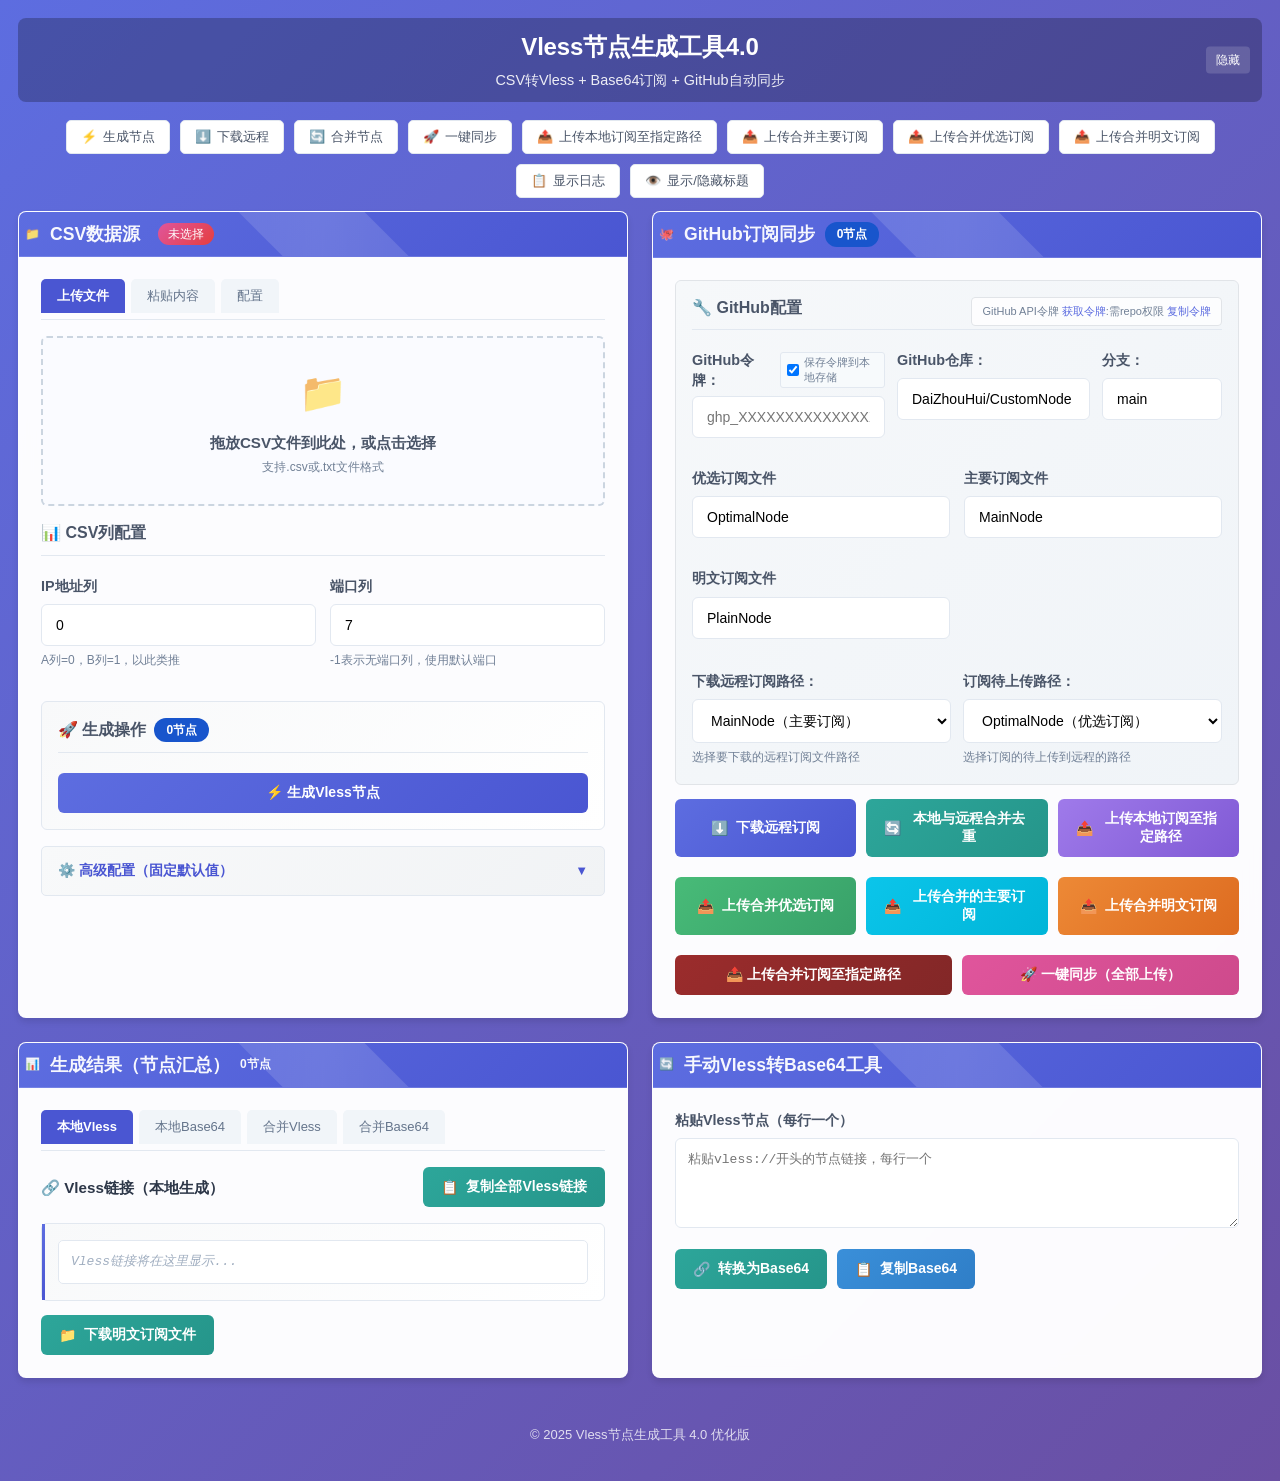
<file: 202512.30.15.10index.html>
<!DOCTYPE html>
<html lang="zh-CN">

<head>
    <meta charset="UTF-8">
    <meta name="viewport" content="width=device-width, initial-scale=1.0">
    <title>Vless节点生成工具4.0版</title>
    <style>
        :root {
            --primary-color: #4a56d2;
            --secondary-color: #3f4bbf;
            --success-color: #2da69a;
            --info-color: #3a8fd9;
            --warning-color: #e0559c;
            --github-color: #2d3748;
            --light-color: #f7fafc;
            --border-radius: 8px;
            --box-shadow: 0 4px 6px rgba(0, 0, 0, 0.1);
            --transition: all 0.2s cubic-bezier(0.4, 0, 0.2, 1);
            --card-bg: rgba(255, 255, 255, 0.98);
            --sidebar-width: 50%;
        }

        * {
            margin: 0;
            padding: 0;
            box-sizing: border-box;
        }

        body {
            font-family: 'Inter', -apple-system, BlinkMacSystemFont, 'Segoe UI', 'Microsoft YaHei', sans-serif;
            background: linear-gradient(135deg, #5d6de0 0%, #6a4fa3 100%);
            color: #2d3748;
            line-height: 1.4;
            min-height: 100vh;
            padding: 18px;
            font-size: 15px;
        }

        .container {
            max-width: 1650px;
            margin: 0 auto;
            position: relative;
        }

        /* 顶部信息提示条 */
        .header-info {
            text-align: center;
            color: white;
            margin-bottom: 18px;
            animation: fadeIn 0.8s ease-out;
            padding: 12px;
            background: rgba(0, 0, 0, 0.25);
            border-radius: var(--border-radius);
            position: relative;
        }

        .header-info.hidden {
            display: none;
        }

        .header-info h1 {
            font-size: 1.5rem;
            margin-bottom: 6px;
            font-weight: 600;
            letter-spacing: -0.2px;
        }

        .header-info p {
            font-size: 0.9rem;
            opacity: 0.9;
            max-width: 550px;
            margin: 0 auto;
        }

        /* 显示/隐藏提示按钮 */
        .toggle-header-btn {
            position: absolute;
            right: 12px;
            top: 50%;
            transform: translateY(-50%);
            background: rgba(255, 255, 255, 0.15);
            border: none;
            color: white;
            padding: 5px 10px;
            border-radius: 4px;
            cursor: pointer;
            font-size: 12px;
            transition: var(--transition);
        }

        .toggle-header-btn:hover {
            background: rgba(255, 255, 255, 0.25);
        }

        /* 主布局：调整卡片顺序 */
        .main-layout {
            display: grid;
            grid-template-columns: 1fr 1fr;
            gap: 24px;
            margin-bottom: 30px;
            position: relative;
        }

        @media (max-width: 1200px) {
            .main-layout {
                grid-template-columns: 1fr;
                gap: 24px;
            }
        }

        /* 调整卡片顺序 */
        .main-layout .card:nth-child(1) {
            order: 1;
        }

        .main-layout .card:nth-child(2) {
            order: 3;
        }

        .main-layout .card:nth-child(3) {
            order: 2;
        }

        .main-layout .card:nth-child(4) {
            order: 4;
        }

        /* 卡片 */
        .card {
            background: var(--card-bg);
            backdrop-filter: blur(10px);
            border-radius: var(--border-radius);
            box-shadow: var(--box-shadow);
            overflow: hidden;
            border: 1px solid rgba(255, 255, 255, 0.2);
            animation: slideUp 0.6s ease-out;
            height: 100%;
            display: flex;
            flex-direction: column;
        }

        .card:nth-child(2) {
            animation-delay: 0.2s;
        }

        /* 更简洁的卡片头部 */
        .card-header {
            background: linear-gradient(135deg, #5d6de0 0%, #4a56d2 100%);
            color: white;
            padding: 10px 6px;
            position: relative;
            overflow: hidden;
            border-bottom: 1px solid rgba(255, 255, 255, 0.15);
        }

        .card-header::before {
            content: '';
            position: absolute;
            top: -50%;
            left: -50%;
            width: 200%;
            height: 200%;
            background: linear-gradient(45deg, transparent, rgba(255, 255, 255, 0.15), transparent);
            transform: rotate(45deg);
            animation: shine 3s infinite linear;
        }

        /* 更小的卡片标题 - 副标题样式 */
        .card-header h2 {
            font-size: 1.1rem;
            font-weight: 600;
            display: flex;
            align-items: center;
            gap: 10px;
            position: relative;
            color: rgba(255, 255, 255, 0.95);
        }

        /* 卡片标题图标更小 */
        .card-header h2 span {
            font-size: 12px;
        }

        .card-body {
            padding: 22px;
            flex: 1;
            overflow-y: auto;
        }

        .section {
            margin-bottom: 22px;
        }

        .section:last-child {
            margin-bottom: 0;
        }

        /* 更小的标题 */
        .section-title {
            font-size: 1rem;
            color: #4a5568;
            margin-bottom: 20px;
            padding-bottom: 10px;
            border-bottom: 1px solid #e2e8f0;
            font-weight: 600;
            display: flex;
            align-items: center;
            gap: 8px;
        }

        .section-title .badge {
            background: var(--primary-color);
            color: white;
            padding: 3px 10px;
            border-radius: 12px;
            font-size: 0.75rem;
            font-weight: 500;
        }

        .form-group {
            margin-bottom: 16px;
            position: relative;
        }

        label {
            display: block;
            margin-bottom: 8px;
            font-weight: 600;
            color: #4a5568;
            font-size: 0.9rem;
        }

        input,
        textarea,
        select {
            width: 100%;
            padding: 12px 14px;
            border: 1px solid #e2e8f0;
            border-radius: 6px;
            font-size: 14px;
            transition: var(--transition);
            background: white;
        }

        input:focus,
        textarea:focus,
        select:focus {
            outline: none;
            border-color: var(--primary-color);
            box-shadow: 0 0 0 3px rgba(90, 103, 216, 0.15);
            transform: translateY(-1px);
        }

        /* 禁用状态的输入框 */
        textarea:disabled {
            background-color: #f7fafc;
            cursor: not-allowed;
            opacity: 0.7;
            border-color: #e2e8f0;
        }

        textarea {
            min-height: 120px;
            font-family: 'Fira Code', 'Consolas', 'Monaco', monospace;
            font-size: 13px;
            resize: vertical;
            line-height: 1.4;
        }

        .checkbox-group {
            display: flex;
            align-items: center;
            gap: 10px;
            margin-bottom: 12px;
        }

        .checkbox-group input[type="checkbox"] {
            width: 18px;
            height: 18px;
            border-radius: 3px;
            cursor: pointer;
        }

        .checkbox-group label {
            margin-bottom: 0;
            font-weight: 500;
            cursor: pointer;
            user-select: none;
            font-size: 0.9rem;
            color: #4a5568;
        }

        .btn {
            padding: 11px 18px;
            border: none;
            border-radius: 6px;
            font-size: 14px;
            font-weight: 600;
            cursor: pointer;
            transition: var(--transition);
            display: inline-flex;
            align-items: center;
            justify-content: center;
            gap: 8px;
            position: relative;
            overflow: hidden;
        }

        .btn::before {
            content: '';
            position: absolute;
            top: 50%;
            left: 50%;
            width: 0;
            height: 0;
            border-radius: 50%;
            background: rgba(255, 255, 255, 0.25);
            transform: translate(-50%, -50%);
            transition: width 0.6s, height 0.6s;
        }

        .btn:hover::before {
            width: 300px;
            height: 300px;
        }

        .btn-primary {
            background: linear-gradient(135deg, #5d6de0 0%, #4a56d2 100%);
            color: white;
        }

        .btn-success {
            background: linear-gradient(135deg, #2da69a 0%, #25958a 100%);
            color: white;
        }

        .btn-info {
            background: linear-gradient(135deg, #3a8fd9 0%, #2f7ec7 100%);
            color: white;
        }

        .btn-warning {
            background: linear-gradient(135deg, #e0559c 0%, #ce4a8c 100%);
            color: white;
        }

        .btn-github {
            background: linear-gradient(135deg, #2d3748 0%, #1a202c 100%);
            color: white;
        }

        .btn-block {
            display: block;
            width: 100%;
        }

        /* 文件上传区域 */
        .file-upload-container {
            margin-bottom: 16px;
        }

        .file-upload-area {
            border: 2px dashed #cbd5e0;
            border-radius: 6px;
            padding: 28px 18px;
            text-align: center;
            cursor: pointer;
            transition: var(--transition);
            background: #fafbff;
            position: relative;
            display: flex;
            flex-direction: column;
            align-items: center;
            justify-content: center;
            min-height: 140px;
        }

        .file-upload-area.dragover {
            border-color: var(--primary-color);
            background: #e8edff;
        }

        .file-upload-area .upload-icon {
            font-size: 2.4rem;
            color: var(--primary-color);
            margin-bottom: 12px;
            opacity: 0.8;
        }

        .file-upload-area p {
            color: #4a5568;
            margin-bottom: 6px;
            font-weight: 500;
            font-size: 0.95rem;
        }

        .file-upload-area small {
            color: #718096;
            font-size: 12px;
        }

        #fileInput {
            display: none;
        }

        .file-info {
            margin-top: 14px;
            padding: 14px;
            background: linear-gradient(135deg, #e8f4fd 0%, #d1e9ff 100%);
            border-radius: 5px;
            border: 1px solid #b6e0fe;
            display: none;
        }

        .file-info.show {
            display: block;
        }

        .file-info-content {
            display: flex;
            justify-content: space-between;
            align-items: center;
        }

        .file-name {
            font-weight: 600;
            color: #2d3748;
            font-size: 0.9rem;
        }

        .file-size {
            font-size: 12px;
            color: #718096;
        }

        .remove-file-btn {
            background: linear-gradient(135deg, #fed7d7 0%, #feb2b2 100%);
            color: #c53030;
            border: none;
            border-radius: 4px;
            padding: 7px 14px;
            font-size: 13px;
            font-weight: 600;
            cursor: pointer;
            transition: var(--transition);
        }

        .remove-file-btn:hover {
            background: linear-gradient(135deg, #feb2b2 0%, #fc8181 100%);
            transform: translateY(-1px);
            box-shadow: 0 3px 8px rgba(252, 129, 129, 0.3);
        }

        /* 配置行 */
        .config-row {
            display: grid;
            grid-template-columns: repeat(auto-fit, minmax(180px, 1fr));
            gap: 14px;
            margin-bottom: 16px;
        }

        /* GitHub配置 - 修改样式 */
        .github-config {
            background: linear-gradient(135deg, #f6f8fa 0%, #f0f4f8 100%);
            border-radius: 6px;
            padding: 16px;
            padding-bottom: 1px;
            margin-top: 0px;
            border: 1px solid #e1e4e8;
            position: relative;
        }

        /* GitHub配置帮助文本 - 放在右上角 */
        .github-config-help {
            position: absolute;
            top: 16px;
            right: 16px;
            font-size: 11px;
            color: #718096;
            background: rgba(255, 255, 255, 0.8);
            padding: 6px 10px;
            border-radius: 4px;
            border: 1px solid #e1e4e8;
        }

        .github-config-help a {
            color: #5d6de0;
            text-decoration: none;
            font-weight: 500;
        }

        .github-config-help a:hover {
            text-decoration: underline;
        }

        /* GitHub三个配置项在一行显示 */
        .github-config-row {
            display: grid;
            grid-template-columns: 1fr 1fr 120px;
            gap: 12px;
            margin-bottom: 14px;
        }

        @media (max-width: 768px) {
            .github-config-row {
                grid-template-columns: 1fr;
            }

            .github-config-help {
                position: static;
                margin-top: 10px;
            }
        }

        /* 结果框 */
        .result-box {
            background: linear-gradient(135deg, #f8f9fa 0%, #ffffff 100%);
            border-radius: 6px;
            padding: 16px;
            margin-top: 16px;
            border: 1px solid #e2e8f0;
            position: relative;
        }

        .result-box::before {
            content: '';
            position: absolute;
            top: 0;
            left: 0;
            width: 3px;
            height: 100%;
            background: linear-gradient(to bottom, #5d6de0, #4a56d2);
        }

        .result-header {
            display: flex;
            justify-content: space-between;
            align-items: center;
            margin-bottom: 14px;
        }

        .result-header h3 {
            color: #2d3748;
            font-size: 0.95rem;
            font-weight: 600;
        }

        .result-content {
            max-height: 200px;
            overflow-y: auto;
            padding: 12px;
            background: white;
            border-radius: 5px;
            border: 1px solid #e2e8f0;
            font-family: 'Fira Code', 'Consolas', 'Monaco', monospace;
            font-size: 13px;
            line-height: 1.4;
            white-space: pre-wrap;
            word-break: break-all;
            color: #4a5568;
        }

        .result-content.empty {
            color: #a0aec0;
            font-style: italic;
        }

        /* 生成部分 */
        .generate-section {
            background: linear-gradient(135deg, #f8f9fa 0%, #ffffff 100%);
            border-radius: 6px;
            padding: 16px;
            margin-top: 16px;
            border: 1px solid #e2e8f0;
        }

        /* GitHub按钮区域 - 重新调整布局 */
        .github-buttons {
            display: grid;
            grid-template-columns: 1fr;
            gap: 10px;
            margin-top: 14px;
        }

        /* GitHub按钮第一行 - 三个按钮 */
        .github-buttons-row1 {
            display: grid;
            grid-template-columns: repeat(3, 1fr);
            gap: 10px;
            margin-bottom: 10px;
        }

        /* GitHub按钮第二行 - 三个按钮 */
        .github-buttons-row2 {
            display: grid;
            grid-template-columns: repeat(3, 1fr);
            gap: 10px;
            margin-bottom: 10px;
        }

        /* GitHub按钮第三行 - 新布局：两个按钮并排 */
        .github-buttons-row3 {
            display: grid;
            grid-template-columns: 1fr 1fr;
            gap: 10px;
        }

        @media (max-width: 768px) {
            .github-buttons-row1 {
                grid-template-columns: 1fr;
            }

            .github-buttons-row2 {
                grid-template-columns: 1fr;
            }

            .github-buttons-row3 {
                grid-template-columns: 1fr;
            }
        }

        /* GitHub统计 */
        .github-stats {
            display: flex;
            gap: 14px;
            margin-top: 16px;
            flex-wrap: wrap;
        }

        .stat-item {
            background: white;
            padding: 10px 14px;
            border-radius: 5px;
            border: 1px solid #e2e8f0;
            font-size: 12px;
            display: flex;
            flex-direction: column;
            align-items: center;
            min-width: 90px;
        }

        .stat-label {
            color: #718096;
            font-weight: 500;
            margin-bottom: 6px;
        }

        .stat-value {
            color: var(--primary-color);
            font-weight: 600;
            font-size: 16px;
        }

        /* 页脚 */
        .footer {
            text-align: center;
            color: rgba(255, 255, 255, 0.8);
            margin-top: 30px;
            padding: 18px;
            font-size: 13px;
        }

        /* 加载动画 */
        .loading {
            display: none;
            text-align: center;
            padding: 18px;
        }

        .loading-spinner {
            width: 36px;
            height: 36px;
            border: 3px solid #f3f3f3;
            border-top: 3px solid var(--primary-color);
            border-radius: 50%;
            animation: spin 1s linear infinite;
            margin: 0 auto 14px;
        }

        @keyframes spin {
            0% {
                transform: rotate(0deg);
            }

            100% {
                transform: rotate(360deg);
            }
        }

        /* 源标记 */
        .source-badge {
            display: inline-block;
            background: linear-gradient(135deg, #e0559c, #e53e3e);
            color: white;
            padding: 3px 10px;
            border-radius: 12px;
            font-size: 11px;
            font-weight: 500;
            margin-left: 8px;
        }

        /* 帮助文本 */
        .help-text {
            font-size: 12px;
            color: #718096;
            margin-top: 6px;
            line-height: 1.4;
        }

        /* URL选择容器 */
        .url-select-container {
            display: grid;
            grid-template-columns: 1fr 1fr;
            gap: 12px;
            margin-bottom: 14px;
        }

        .custom-url-input {
            display: none;
        }

        .custom-url-input.show {
            display: block;
            margin-top: 10px;
        }

        /* 全局通知窗口样式 */
        .notification-container {
            position: fixed;
            top: 18px;
            right: 18px;
            z-index: 1000;
            max-width: 350px;
            width: 100%;
        }

        .notification {
            background: white;
            border-radius: 8px;
            padding: 12px;
            margin-bottom: 14px;
            box-shadow: 0 6px 20px rgba(0, 0, 0, 0.15);
            border-left: 4px solid var(--primary-color);
            animation: slideInRight 0.4s ease-out;
            position: relative;
            overflow: hidden;
        }

        .notification::before {
            content: '';
            position: absolute;
            top: 0;
            left: 0;
            width: 100%;
            height: 2px;
            background: linear-gradient(90deg, #5d6de0, #4a56d2);
        }

        .notification.success {
            border-left-color: var(--success-color);
        }

        .notification.success::before {
            background: linear-gradient(90deg, #2da69a, #25958a);
        }

        .notification.error {
            border-left-color: #e53e3e;
        }

        .notification.error::before {
            background: linear-gradient(90deg, #e53e3e, #e0559c);
        }

        .notification.info {
            border-left-color: var(--info-color);
        }

        .notification.info::before {
            background: linear-gradient(90deg, #3a8fd9, #2f7ec7);
        }

        .notification-header {
            display: flex;
            justify-content: space-between;
            align-items: center;
            margin-bottom: 10px;
        }

        .notification-title {
            font-weight: 600;
            font-size: 14px;
            color: #2d3748;
        }

        .notification-time {
            font-size: 11px;
            color: #718096;
            background: #f8f9fa;
            padding: 4px 8px;
            border-radius: 3px;
        }

        .notification-message {
            color: #4a5568;
            font-size: 13px;
            line-height: 1.4;
        }

        .notification-close {
            background: none;
            border: none;
            color: #718096;
            cursor: pointer;
            font-size: 18px;
            line-height: 1;
            padding: 0;
            transition: color 0.2s;
        }

        .notification-close:hover {
            color: #e53e3e;
        }

        @keyframes slideInRight {
            from {
                transform: translateX(100%);
                opacity: 0;
            }

            to {
                transform: translateX(0);
                opacity: 1;
            }
        }

        @keyframes fadeOut {
            from {
                opacity: 1;
            }

            to {
                opacity: 0;
            }
        }

        /* 日志记录区域 */
        .log-section {
            background: linear-gradient(135deg, #2d3748 0%, #4a5568 100%);
            border-radius: 8px;
            padding: 16px;
            margin-top: 16px;
            border: 1px solid #4a5568;
            color: white;
            display: none;
        }

        .log-section.show {
            display: block;
            animation: fadeIn 0.5s ease-out;
        }

        .log-header {
            display: flex;
            justify-content: space-between;
            align-items: center;
            margin-bottom: 14px;
            border-bottom: 1px solid #718096;
            padding-bottom: 10px;
        }

        .log-header h3 {
            color: #e2e8f0;
            font-size: 14px;
            font-weight: 600;
        }

        .log-controls {
            display: flex;
            gap: 10px;
        }

        .log-content {
            max-height: 180px;
            overflow-y: auto;
            background: #1a202c;
            border-radius: 5px;
            padding: 14px;
            font-family: 'Fira Code', 'Consolas', 'Monaco', monospace;
            font-size: 12px;
            line-height: 1.4;
        }

        .log-entry {
            margin-bottom: 8px;
            padding-bottom: 8px;
            border-bottom: 1px solid #4a5568;
        }

        .log-entry:last-child {
            margin-bottom: 0;
            border-bottom: none;
        }

        .log-time {
            color: #a0aec0;
            font-size: 11px;
            margin-right: 10px;
        }

        .log-level {
            display: inline-block;
            padding: 3px 6px;
            border-radius: 3px;
            font-size: 10px;
            font-weight: 600;
            margin-right: 8px;
            text-transform: uppercase;
        }

        .log-level.info {
            background: rgba(66, 153, 225, 0.25);
            color: #63b3ed;
        }

        .log-level.success {
            background: rgba(56, 178, 172, 0.25);
            color: #81e6d9;
        }

        .log-level.error {
            background: rgba(245, 101, 101, 0.25);
            color: #fc8181;
        }

        .log-message {
            color: #cbd5e0;
        }

        /* 修改上传按钮颜色 */
        .btn-local-upload {
            background: linear-gradient(135deg, #9f7aea 0%, #805ad5 100%);
            color: white;
        }

        .btn-merge-upload {
            background: linear-gradient(135deg, #ed8936 0%, #dd6b20 100%);
            color: white;
        }

        .btn-subscription-upload {
            background: linear-gradient(135deg, #0bc5ea 0%, #00b5d8 100%);
            color: white;
        }

        .btn-oneclick-sync {
            background: linear-gradient(135deg, #e0559c 0%, #ce4a8c 100%);
            color: white;
        }

        /* 新增：上传合并订阅至指定路径按钮 */
        .btn-merge-to-path {
            background: linear-gradient(135deg, #9b2c2c 0%, #822727 100%);
            color: white;
        }

        /* 手动Vless转Base64订阅输入框 */
        #manualVlessInput {
            min-height: 90px;
            font-size: 13px;
            padding: 12px;
        }

        /* 状态消息 */
        .status-message {
            padding: 14px 16px;
            border-radius: 6px;
            margin-bottom: 16px;
            display: none;
            animation: fadeIn 0.3s ease-out;
            border-left: 3px solid transparent;
        }

        .status-success {
            background: linear-gradient(135deg, #c6f6d5 0%, #9ae6b4 100%);
            color: #22543d;
            border-left-color: #38a169;
            display: block;
        }

        .status-error {
            background: linear-gradient(135deg, #fed7d7 0%, #feb2b2 100%);
            color: #742a2a;
            border-left-color: #e53e3e;
            display: block;
        }

        .status-info {
            background: linear-gradient(135deg, #bee3f8 0%, #90cdf4 100%);
            color: #2a4365;
            border-left-color: #3182ce;
            display: block;
        }

        /* 标签页导航 - 修复：确保标签页作用域独立 */
        .card-tab-navigation {
            display: flex;
            gap: 6px;
            margin-bottom: 16px;
            border-bottom: 1px solid #e2e8f0;
            padding-bottom: 6px;
        }

        .card-tab-btn {
            padding: 8px 16px;
            background: #f1f5f9;
            border: none;
            border-radius: 5px 5px 0 0;
            font-size: 13px;
            font-weight: 500;
            color: #64748b;
            cursor: pointer;
            transition: var(--transition);
        }

        .card-tab-btn.active {
            background: var(--primary-color);
            color: white;
            font-weight: 600;
        }

        .card-tab-btn:hover:not(.active) {
            background: #e2e8f0;
        }

        .card-tab-content {
            display: none;
        }

        .card-tab-content.active {
            display: block;
            animation: fadeIn 0.3s ease-out;
        }

        /* 高级配置折叠面板 */
        .accordion {
            margin-top: 16px;
        }

        .accordion-header {
            display: flex;
            justify-content: space-between;
            align-items: center;
            padding: 14px 16px;
            background: linear-gradient(135deg, #f8f9fa 0%, #f1f3f5 100%);
            border-radius: 5px;
            cursor: pointer;
            font-weight: 600;
            color: var(--primary-color);
            border: 1px solid #e2e8f0;
            transition: var(--transition);
            font-size: 14px;
        }

        .accordion-header:hover {
            background: linear-gradient(135deg, #f1f3f5 0%, #e9ecef 100%);
        }

        .accordion-header .icon {
            transition: transform 0.3s;
            font-size: 13px;
        }

        .accordion-header.active .icon {
            transform: rotate(180deg);
        }

        .accordion-content {
            padding: 16px;
            background: white;
            border-radius: 0 0 5px 5px;
            border: 1px solid #e2e8f0;
            border-top: none;
            display: none;
        }

        .accordion-content.show {
            display: block;
            animation: slideDown 0.3s ease-out;
        }

        @keyframes slideDown {
            from {
                opacity: 0;
                transform: translateY(-8px);
            }

            to {
                opacity: 1;
                transform: translateY(0);
            }
        }

        /* 快捷操作按钮组 - 调整顺序 */
        .quick-actions {
            display: flex;
            flex-wrap: wrap;
            gap: 10px;
            margin: 0 0 13px 0;
            justify-content: center;
        }

        .quick-btn {
            padding: 7px 14px;
            font-size: 13px;
            border-radius: 5px;
            border: 1px solid #e2e8f0;
            background: white;
            color: #4a5568;
            cursor: pointer;
            transition: var(--transition);
            display: flex;
            align-items: center;
            gap: 6px;
        }

        .quick-btn:hover {
            background: #f8f9fa;
            border-color: var(--primary-color);
            color: var(--primary-color);
            transform: translateY(-1px);
        }

        /* 节点计数器 - 修改为指定背景色 */
        .node-counter {
            display: inline-flex;
            align-items: center;
            gap: 6px;
            background: rgb(24 85 204);
            padding: 4px 12px;
            border-radius: 12px;
            font-size: 12px;
            color: white;
            font-weight: 600;
        }

        /* 分割线 */
        .divider {
            height: 1px;
            background: linear-gradient(90deg, transparent, #e2e8f0, transparent);
            margin: 16px 0;
        }

        @keyframes fadeIn {
            from {
                opacity: 0;
            }

            to {
                opacity: 1;
            }
        }

        @keyframes slideUp {
            from {
                opacity: 0;
                transform: translateY(15px);
            }

            to {
                opacity: 1;
                transform: translateY(0);
            }
        }

        @keyframes shine {
            0% {
                transform: translateX(-100%) translateY(-100%) rotate(45deg);
            }

            100% {
                transform: translateX(100%) translateY(100%) rotate(45deg);
            }
        }

        /* 响应式调整 */
        @media (max-width: 768px) {
            body {
                padding: 15px;
                font-size: 14px;
            }

            .header-info h1 {
                font-size: 1.4rem;
            }

            .header-info p {
                font-size: 0.85rem;
            }

            .card-header h2 {
                font-size: 1.05rem;
            }

            .config-row {
                grid-template-columns: 1fr;
            }

            .btn {
                padding: 10px 16px;
                font-size: 13px;
            }

            .github-buttons-row1 {
                grid-template-columns: 1fr;
            }

            .github-buttons-row2 {
                grid-template-columns: 1fr;
            }

            .result-content {
                max-height: 180px;
            }

            .quick-actions {
                justify-content: flex-start;
            }
        }

        /* 输入组 */
        .input-group {
            display: flex;
            gap: 12px;
            margin-bottom: 14px;
        }

        .input-group input {
            flex: 1;
        }

        /* 按钮组 */
        .button-group {
            display: flex;
            gap: 10px;
            margin-top: 14px;
        }

        /* 提高饱和度但避免马克龙色调 */
        .btn-primary:hover {
            background: linear-gradient(135deg, #4a56d2 0%, #3f4bbf 100%);
        }

        .btn-success:hover {
            background: linear-gradient(135deg, #25958a 0%, #1e857a 100%);
        }

        .btn-info:hover {
            background: linear-gradient(135deg, #2f7ec7 0%, #276fb2 100%);
        }

        .btn-warning:hover {
            background: linear-gradient(135deg, #ce4a8c 0%, #be4081 100%);
        }

        .btn-github:hover {
            background: linear-gradient(135deg, #1a202c 0%, #0d1117 100%);
        }

        /* 智能分割说明 */
        .smart-split-info {
            background: linear-gradient(135deg, #e6fffa 0%, #b2f5ea 100%);
            border-radius: 6px;
            padding: 14px;
            margin-top: 12px;
            border: 1px solid #81e6d9;
            font-size: 13px;
            color: #234e52;
        }

        .smart-split-info h4 {
            font-size: 14px;
            margin-bottom: 8px;
            color: #234e52;
        }

        .smart-split-info ul {
            padding-left: 20px;
            margin-bottom: 10px;
        }

        .smart-split-info li {
            margin-bottom: 4px;
        }

        /* CSV格式示例 */
        .csv-example {
            background: #f7fafc;
            border-radius: 4px;
            padding: 12px;
            margin-top: 10px;
            font-family: 'Fira Code', monospace;
            font-size: 12px;
            color: #4a5568;
            border: 1px dashed #cbd5e0;
        }

        /* 提高整体饱和度 */
        body {
            background: linear-gradient(135deg, #5d6de0 0%, #6a4fa3 100%);
        }

        .card-header {
            background: linear-gradient(135deg, #5d6de0 0%, #4a56d2 100%);
        }

        .btn-primary {
            background: linear-gradient(135deg, #5d6de0 0%, #4a56d2 100%);
        }

        .btn-success {
            background: linear-gradient(135deg, #2da69a 0%, #25958a 100%);
        }

        .btn-info {
            background: linear-gradient(135deg, #3a8fd9 0%, #2f7ec7 100%);
        }

        .btn-warning {
            background: linear-gradient(135deg, #e0559c 0%, #ce4a8c 100%);
        }

        .result-box::before {
            background: linear-gradient(to bottom, #5d6de0, #4a56d2);
        }

        /* element.style {
            margin-bottom: 0px;
            padding-bottom: 4px;
            padding-top: 4px;
        } */


        /* 新增：令牌保存选项样式 - 修改为小文字显示在GitHub令牌右侧 */
        .token-save-label {
            display: inline-flex;
            align-items: center;
            gap: 5px;
            margin-left: 10px;
            margin-bottom: 0Px;
            font-size: 11px;
            color: #718096;
            font-weight: normal;
            padding: 2px 6px;
            border: 1px solid #e2e8f0;
            border-radius: 3px;
            background: #f7fafc;
            cursor: pointer;
            user-select: none;
        }

        .token-save-label:hover {
            background: #edf2f7;
            border-color: #cbd5e0;
        }

        .token-save-label input[type="checkbox"] {
            width: 12px;
            height: 12px;
            margin: 0;
        }

        /* 新增：上传按钮样式 */
        .btn-upload-merged {
            background: linear-gradient(135deg, #48bb78 0%, #38a169 100%);
            color: white;
        }

        /* 新增：路径选择行布局 */
        .path-select-row {
            display: grid;
            grid-template-columns: 1fr 1fr;
            gap: 12px;
            margin-bottom: 1px;
        }

        @media (max-width: 768px) {
            .path-select-row {
                grid-template-columns: 1fr;
            }
        }

        /* 新增：令牌输入组样式 */
        .token-input-group {
            position: relative;
            margin-bottom: 12px;
        }

        .token-label-container {
            display: flex;
            align-items: center;
            margin-bottom: 6px;
        }

        .token-label {
            margin-bottom: 0;
            margin-right: 8px;
        }

        /* 新增：自定义确认对话框样式 - 更简洁大气 */
        .custom-dialog-overlay {
            position: fixed;
            top: 0;
            left: 0;
            width: 100%;
            height: 100%;
            background: rgba(0, 0, 0, 0.6);
            display: flex;
            align-items: center;
            justify-content: center;
            z-index: 2000;
            animation: fadeInDialog 0.3s ease-out;
        }

        .custom-dialog {
            background: white;
            border-radius: 16px;
            padding: 32px;
            min-width: 420px;
            max-width: 500px;
            box-shadow: 0 20px 60px rgba(0, 0, 0, 0.3);
            animation: slideUpDialog 0.4s ease-out;
            border: none;
            position: relative;
            overflow: hidden;
        }

        .custom-dialog-header {
            margin-bottom: 24px;
            display: flex;
            align-items: center;
            gap: 16px;
        }

        .custom-dialog-icon {
            background: linear-gradient(135deg, #5d6de0, #4a56d2);
            color: white;
            width: 48px;
            height: 48px;
            border-radius: 50%;
            display: flex;
            align-items: center;
            justify-content: center;
            font-size: 22px;
            flex-shrink: 0;
            font-weight: bold;
        }

        .custom-dialog-title {
            color: #2d3748;
            font-size: 22px;
            font-weight: 700;
            margin: 0;
            line-height: 1.3;
        }

        .custom-dialog-content {
            color: #4a5568;
            font-size: 16px;
            line-height: 1.6;
            margin: 0 0 32px 0;
            padding: 0 8px;
        }

        .custom-dialog-content strong {
            color: #5d6de0;
            font-weight: 700;
        }

        .custom-dialog-actions {
            display: flex;
            gap: 16px;
            justify-content: flex-end;
        }

        .custom-dialog-btn {
            padding: 14px 28px;
            border-radius: 8px;
            font-weight: 600;
            font-size: 15px;
            cursor: pointer;
            transition: all 0.2s ease;
            border: none;
            min-width: 100px;
            letter-spacing: 0.3px;
        }

        .custom-dialog-btn-cancel {
            background: #f8f9fa;
            border: 2px solid #e2e8f0;
            color: #4a5568;
        }

        .custom-dialog-btn-cancel:hover {
            background: #e2e8f0;
            border-color: #cbd5e0;
            transform: translateY(-1px);
        }

        .custom-dialog-btn-confirm {
            background: linear-gradient(135deg, #5d6de0, #4a56d2);
            color: white;
            box-shadow: 0 4px 12px rgba(90, 103, 216, 0.3);
        }

        .custom-dialog-btn-confirm:hover {
            background: linear-gradient(135deg, #4a56d2, #3f4bbf);
            transform: translateY(-2px);
            box-shadow: 0 6px 20px rgba(90, 103, 216, 0.4);
        }

        /* 自定义对话框动画 */
        @keyframes fadeInDialog {
            from {
                opacity: 0;
            }

            to {
                opacity: 1;
            }
        }

        @keyframes slideUpDialog {
            from {
                opacity: 0;
                transform: translateY(30px) scale(0.95);
            }

            to {
                opacity: 1;
                transform: translateY(0) scale(1);
            }
        }

        /* 成功/警告/错误对话框的图标颜色 */
        .custom-dialog.warning .custom-dialog-icon {
            background: linear-gradient(135deg, #e0559c, #ce4a8c);
        }

        .custom-dialog.error .custom-dialog-icon {
            background: linear-gradient(135deg, #e53e3e, #c53030);
        }

        .custom-dialog.success .custom-dialog-icon {
            background: linear-gradient(135deg, #2da69a, #25958a);
        }
    </style>
</head>

<body>
    <!-- 全局通知容器 -->
    <div class="notification-container" id="notificationContainer"></div>

    <div class="container">
        <!-- 顶部信息提示条（可隐藏） -->
        <div class="header-info" id="headerInfo">
            <button class="toggle-header-btn" id="toggleHeaderBtn">隐藏</button>
            <h1>Vless节点生成工具4.0</h1>
            <p>CSV转Vless + Base64订阅 + GitHub自动同步</p>
        </div>

        <!-- 快捷操作按钮组（调整了顺序） -->
        <div class="quick-actions">
            <button class="quick-btn" onclick="generateVless()">
                <span>⚡</span> 生成节点
            </button>
            <button class="quick-btn" onclick="downloadRemote()">
                <span>⬇️</span> 下载远程
            </button>
            <button class="quick-btn" onclick="mergeAndShow()">
                <span>🔄</span> 合并节点
            </button>
            <button class="quick-btn" onclick="oneClickSync()">
                <span>🚀</span> 一键同步
            </button>
            <button class="quick-btn" onclick="uploadLocalBase64ToPath()">
                <span>📤</span> 上传本地订阅至指定路径
            </button>
            <button class="quick-btn" onclick="uploadMergedBase64()">
                <span>📤</span> 上传合并主要订阅
            </button>
            <button class="quick-btn" onclick="uploadMergedOptimal()">
                <span>📤</span> 上传合并优选订阅
            </button>
            <button class="quick-btn" onclick="uploadPlainNodes()">
                <span>📤</span> 上传合并明文订阅
            </button>
            <button class="quick-btn" onclick="toggleLog()">
                <span>📋</span> 显示日志
            </button>
            <button class="quick-btn" onclick="document.getElementById('toggleHeaderBtn').click()">
                <span>👁️</span> 显示/隐藏标题
            </button>
        </div>

        <div class="main-layout">
            <!-- CSV数据源卡片 - 最常用 -->
            <div class="card">
                <div class="card-header">
                    <h2>
                        <span>📁</span>
                        CSV数据源
                        <span id="sourceBadge" class="source-badge">未选择</span>
                    </h2>
                </div>
                <div class="card-body">
                    <!-- CSV数据源标签页导航 -->
                    <div class="card-tab-navigation" id="csvTabNav">
                        <button class="card-tab-btn active" data-tab="upload-tab">上传文件</button>
                        <button class="card-tab-btn" data-tab="paste-tab">粘贴内容</button>
                        <button class="card-tab-btn" data-tab="config-tab">配置</button>
                    </div>

                    <!-- 上传文件标签页 -->
                    <div class="card-tab-content active" id="upload-tab">
                        <div class="section">
                            <div class="file-upload-container">
                                <div class="file-upload-area" id="dropArea">
                                    <div class="upload-icon">📁</div>
                                    <p><strong>拖放CSV文件到此处，或点击选择</strong></p>
                                    <small>支持.csv或.txt文件格式</small>
                                    <input type="file" id="fileInput" accept=".csv,.txt">
                                </div>

                                <div id="fileInfo" class="file-info">
                                    <div class="file-info-content">
                                        <div class="file-info-text">
                                            <span id="fileName" class="file-name"></span>
                                            <span id="fileSize" class="file-size"></span>
                                        </div>
                                        <button type="button" id="removeFileBtn" class="remove-file-btn">
                                            <span>🗑️</span> 移除
                                        </button>
                                    </div>
                                </div>
                            </div>

                            <div class="section-title">
                                <span>📊 CSV列配置</span>
                            </div>
                            <div class="config-row">
                                <div class="form-group">
                                    <label for="ipColumn">IP地址列</label>
                                    <input type="number" id="ipColumn" value="0" min="0">
                                    <div class="help-text">A列=0，B列=1，以此类推</div>
                                </div>
                                <div class="form-group">
                                    <label for="portColumn">端口列</label>
                                    <input type="number" id="portColumn" value="7" min="-1">
                                    <div class="help-text">-1表示无端口列，使用默认端口</div>
                                </div>
                            </div>
                        </div>
                    </div>

                    <!-- 粘贴内容标签页 -->
                    <div class="card-tab-content" id="paste-tab">
                        <div class="section">
                            <div class="section-title">
                                <span>📝 粘贴CSV或IP和端口内容</span>
                            </div>

                            <div class="form-group">
                                <label for="csvInput">CSV数据内容：</label>
                                <textarea id="csvInput" placeholder="支持多种格式，智能分割：
1. 单行或多行格式：
2. 紧凑格式（一行多个）：
3. 混合分隔符：
4. 只有IP（使用默认端口）："></textarea>
                            </div>

                            <!-- 智能分割说明 -->
                            <div class="smart-split-info">
                                <h4>📋 智能分割说明</h4>
                                <p>支持以下格式（自动识别）：</p>
                                <ul>
                                    <li>IP:端口（冒号分隔）</li>
                                    <li>IP,端口（逗号分隔）</li>
                                    <li>IP 端口（单个或多个空格分隔）</li>
                                    <li>IP;端口（分号分隔）</li>
                                    <li>只有IP（使用默认端口）</li>
                                </ul>
                                <p>支持混合格式和紧凑格式，自动去重和清理。</p>
                                <!-- CSV格式示例 -->
                                <div class="csv-example">
                                    <strong>示例：</strong><br>
                                    8.209.202.241:443<br>
                                    104.238.162.245,8080<br>
                                    45.76.123.234 8443<br>
                                    142.93.128.233<br>
                                    15.25.152.123 8443 (多个空格)
                                </div>
                            </div>

                        </div>
                    </div>

                    <!-- 配置标签页 -->
                    <div class="card-tab-content" id="config-tab">
                        <div class="section">
                            <div class="section-title">
                                <span>⚙️ 节点配置</span>
                            </div>

                            <div class="config-row">
                                <div class="form-group">
                                    <label for="defaultPort">默认端口</label>
                                    <input type="number" id="defaultPort" value="443" min="1" max="65535">
                                </div>

                                <div class="form-group">
                                    <label for="remarksPrefix">别名前缀</label>
                                    <input type="text" id="remarksPrefix" value="自选">
                                </div>
                            </div>

                            <div class="checkbox-group">
                                <input type="checkbox" id="forcePort443">
                                <label for="forcePort443"><strong>强制所有节点使用443端口</strong></label>
                            </div>

                            <div class="checkbox-group">
                                <input type="checkbox" id="autoLocation" checked>
                                <label for="autoLocation"><strong>自动识别IP属地生成别名</strong></label>
                            </div>

                            <div class="checkbox-group">
                                <input type="checkbox" id="renameOnMerge" checked>
                                <label for="renameOnMerge"><strong>合并时重新设置所有节点别名</strong></label>
                            </div>
                        </div>
                    </div>

                    <!-- 生成按钮区域 -->
                    <div class="generate-section">
                        <div class="section-title">
                            <span>🚀 生成操作</span>
                            <span id="localNodeCount" class="node-counter">0节点</span>
                        </div>

                        <button id="generateBtn" class="btn btn-primary btn-block">
                            <span>⚡</span> 生成Vless节点
                        </button>

                        <div class="loading" id="loading">
                            <div class="loading-spinner"></div>
                            <p>正在处理数据，请稍候...</p>
                        </div>
                    </div>

                    <!-- 高级配置折叠面板 -->
                    <div class="accordion">
                        <div class="accordion-header" id="advancedConfigToggle">
                            <span>⚙️ 高级配置（固定默认值）</span>
                            <span class="icon">▼</span>
                        </div>
                        <div class="accordion-content" id="advancedConfigContent">
                            <div class="config-row">
                                <div class="form-group">
                                    <label>用户ID (UUID)</label>
                                    <input type="text" id="uuid" value="471a8e64-7b21-4703-b1d1-45a221098459" readonly>
                                </div>

                                <div class="form-group">
                                    <label>伪装域名 (Host)</label>
                                    <input type="text" id="host" value="knny.dpdns.org">
                                </div>
                            </div>

                            <div class="config-row">
                                <div class="form-group">
                                    <label>SNI域名</label>
                                    <input type="text" id="sni" value="knny.dpdns.org">
                                </div>

                                <div class="form-group">
                                    <label>浏览器指纹 (fp)</label>
                                    <input type="text" id="fp" value="chrome">
                                </div>
                            </div>

                            <div class="help-text">
                                其他固定参数：<br>
                                • 加密方式：none<br>
                                • 网络类型：ws<br>
                                • Path：/<br>
                                • TLS：启用<br>
                                • Flow：空<br>
                                • 伪装方式：空
                            </div>
                        </div>
                    </div>
                </div>
            </div>

            <!-- 生成结果卡片 - 常用 -->
            <div class="card">
                <div class="card-header">
                    <h2>
                        <span>📊</span>
                        生成结果（节点汇总）
                        <span id="resultCount" class="badge">0节点</span>
                    </h2>
                </div>
                <div class="card-body">
                    <!-- 生成结果标签页 -->
                    <div class="card-tab-navigation" id="resultTabNav">
                        <button class="card-tab-btn active" data-tab="vless-tab">本地Vless</button>
                        <button class="card-tab-btn" data-tab="local-base64-tab">本地Base64</button>
                        <button class="card-tab-btn" data-tab="merged-tab">合并Vless</button>
                        <button class="card-tab-btn" data-tab="auto-base64-tab">合并Base64</button>
                    </div>

                    <!-- Vless链接标签页 -->
                    <div class="card-tab-content active" id="vless-tab">
                        <div class="result-header">
                            <h3>🔗 Vless链接（本地生成）</h3>
                            <button id="copyVlessBtn" class="btn btn-success">
                                <span>📋</span> 复制全部Vless链接
                            </button>
                        </div>
                        <div class="result-box">
                            <div id="vless-links" class="result-content empty">Vless链接将在这里显示...</div>
                        </div>

                        <div class="button-group" style="margin-top: 14px;">
                            <!-- 只保留一个下载按钮 -->
                            <button id="downloadAllBtn" class="btn btn-success">
                                <span>📁</span> 下载明文订阅文件
                            </button>
                        </div>
                    </div>

                    <!-- 本地Base64标签页 -->
                    <div class="card-tab-content" id="local-base64-tab">
                        <div class="result-header">
                            <h3>🔗 Base64订阅（本地生成）</h3>
                            <button id="copyLocalBase64Btn" class="btn btn-success">
                                <span>📋</span> 复制Base64
                            </button>
                        </div>
                        <div class="result-box">
                            <div id="localBase64Output" class="result-content empty">Base64订阅内容将在这里显示...</div>
                        </div>
                        <div class="help-text">
                            此Base64可直接作为订阅链接导入Clash、Shadowrocket等工具
                        </div>
                    </div>

                    <!-- 合并结果标签页 -->
                    <div class="card-tab-content" id="merged-tab">
                        <div class="result-header">
                            <h3>🔄 合并结果预览（明文）</h3>
                            <button id="copyMergedBtn" class="btn btn-success">
                                <span>📋</span> 复制明文
                            </button>
                        </div>
                        <div class="result-box">
                            <div id="mergedResult" class="result-content empty">合并后的节点将在这里显示...</div>
                        </div>
                    </div>

                    <!-- 合并Base64订阅标签页 -->
                    <div class="card-tab-content" id="auto-base64-tab">
                        <div class="result-header">
                            <h3>🔗 Base64订阅（本地+远程合并）</h3>
                            <button id="copyAutoBase64Btn" class="btn btn-success">
                                <span>📋</span> 复制Base64
                            </button>
                        </div>
                        <div class="result-box">
                            <div id="autoBase64Output" class="result-content empty">合并去重后将自动生成Base64订阅内容...</div>
                        </div>
                    </div>
                </div>
            </div>

            <!-- GitHub同步卡片 - 次常用 -->
            <div class="card">
                <div class="card-header">
                    <h2>
                        <span>🐙</span>
                        GitHub订阅同步
                        <span class="node-counter" id="syncNodeCount">0节点</span>
                    </h2>
                </div>
                <div class="card-body">
                    <div class="github-config">
                        <!-- GitHub配置帮助文本 - 放在右上角 -->
                        <div class="github-config-help">
                            GitHub API令牌 <a href="https://github.com/settings/tokens" target="_blank">获取令牌</a>:需repo权限
                            <a href="#" onclick="copyGitToken()">复制令牌</a>
                        </div>

                        <div class="section-title">
                            <span>🔧 GitHub配置</span>
                        </div>

                        <!-- GitHub三个配置项在一行显示 -->
                        <div class="github-config-row">
                            <div class="form-group">
                                <div class="token-label-container">
                                    <label for="githubToken" class="token-label">GitHub令牌：</label>
                                    <!-- 保存令牌到本地存储 - 修改为小文字显示在标签右侧 -->
                                    <label class="token-save-label" for="saveToken">
                                        <input type="checkbox" id="saveToken" checked>
                                        保存令牌到本地存储
                                    </label>
                                </div>
                                <input type="password" id="githubToken" placeholder="ghp_XXXXXXXXXXXXXXXXXXXX">
                            </div>

                            <div class="form-group">
                                <label for="githubRepo">GitHub仓库：</label>
                                <input type="text" id="githubRepo" value="DaiZhouHui/CustomNode">
                            </div>

                            <div class="form-group">
                                <label for="githubBranch">分支：</label>
                                <input type="text" id="githubBranch" value="main">
                            </div>
                        </div>

                        <!-- 新增：优选订阅文件、主要订阅文件、明文订阅文件 -->
                        <div class="config-row">
                            <div class="form-group">
                                <label for="optimalNodeFile">优选订阅文件</label>
                                <input type="text" id="optimalNodeFile" value="OptimalNode">
                            </div>

                            <div class="form-group">
                                <label for="mainNodeFile">主要订阅文件</label>
                                <input type="text" id="mainNodeFile" value="MainNode">
                            </div>

                            <div class="form-group">
                                <label for="plainNodeFile">明文订阅文件</label>
                                <input type="text" id="plainNodeFile" value="PlainNode">
                            </div>
                        </div>

                        <!-- 路径选择行 - 两个选择框在同一行 -->
                        <div class="path-select-row">
                            <div class="form-group">
                                <label for="downloadUrlSelect">下载远程订阅路径：</label>
                                <select id="downloadUrlSelect">
                                    <option value="MainNode">MainNode（主要订阅）</option>
                                    <option value="OptimalNode">OptimalNode（优选订阅）</option>
                                    <option value="PlainNode">PlainNode（明文订阅）</option>
                                    <option value="custom">自定义路径</option>
                                </select>
                                <input type="text" id="customDownloadUrl" class="custom-url-input"
                                    placeholder="输入自定义路径，如：OtherNode">
                                <div class="help-text">选择要下载的远程订阅文件路径</div>
                            </div>

                            <div class="form-group">
                                <label for="uploadPathSelect">订阅待上传路径：</label>
                                <select id="uploadPathSelect">
                                    <option value="OptimalNode">OptimalNode（优选订阅）</option>
                                    <option value="MainNode">MainNode（主要订阅）</option>
                                    <option value="PlainNode">PlainNode（明文订阅）</option>
                                    <option value="custom">自定义路径</option>
                                </select>
                                <input type="text" id="customUploadPath" class="custom-url-input"
                                    placeholder="输入自定义路径，如：OtherNode">
                                <div class="help-text">选择订阅的待上传到远程的路径</div>
                            </div>
                        </div>
                    </div>

                    <!-- GitHub操作按钮 - 重新调整布局 -->
                    <div class="github-buttons">
                        <!-- 第一行：三个按钮 -->
                        <div class="github-buttons-row1">
                            <button id="downloadSubBtn" class="btn btn-primary">
                                <span>⬇️</span> 下载远程订阅
                            </button>
                            <button id="mergeBtn" class="btn btn-success">
                                <span>🔄</span> 本地与远程合并去重
                            </button>
                            <button id="uploadLocalBase64ToPathBtn" class="btn btn-local-upload">
                                <span>📤</span> 上传本地订阅至指定路径
                            </button>
                        </div>

                        <!-- 第二行：三个按钮 -->
                        <div class="github-buttons-row2">
                            <button id="uploadMergedOptimalBtn" class="btn btn-upload-merged">
                                <span>📤</span> 上传合并优选订阅
                            </button>
                            <button id="uploadMergedBase64Btn" class="btn btn-subscription-upload">
                                <span>📤</span> 上传合并的主要订阅
                            </button>
                            <button id="uploadPlainNodesBtn" class="btn btn-merge-upload">
                                <span>📤</span> 上传合并明文订阅
                            </button>
                        </div>

                        <!-- 第三行：新增"上传合并订阅至指定路径"和"一键同步"按钮 -->
                        <div class="github-buttons-row3">
                            <button id="uploadMergedToPathBtn" class="btn btn-merge-to-path btn-block">
                                <span>📤</span> 上传合并订阅至指定路径
                            </button>
                            <button id="syncBtn" class="btn btn-oneclick-sync btn-block">
                                <span>🚀</span> 一键同步（全部上传）
                            </button>
                        </div>
                    </div>

                    <!-- GitHub统计 -->
                    <div class="github-stats" id="githubStats" style="display: none;">
                        <div class="stat-item">
                            <span class="stat-label">本地节点</span>
                            <span class="stat-value" id="localNodes">0</span>
                        </div>
                        <div class="stat-item">
                            <span class="stat-label">远程节点</span>
                            <span class="stat-value" id="remoteNodes">0</span>
                        </div>
                        <div class="stat-item">
                            <span class="stat-label">合并节点</span>
                            <span class="stat-value" id="mergedNodes">0</span>
                        </div>
                        <div class="stat-item">
                            <span class="stat-label">去重后节点</span>
                            <span class="stat-value" id="uniqueNodes">0</span>
                        </div>
                    </div>

                    <!-- 日志记录区域 -->
                    <div class="log-section" id="logSection">
                        <div class="log-header">
                            <h3>📝 操作日志</h3>
                            <div class="log-controls">
                                <button id="clearLogBtn" class="btn btn-info"
                                    style="padding: 6px 12px; font-size: 12px;">
                                    <span>🗑️</span> 清空日志
                                </button>
                                <button id="toggleLogBtn" class="btn btn-info"
                                    style="padding: 6px 12px; font-size: 12px;">
                                    <span>📋</span> 收起日志
                                </button>
                            </div>
                        </div>
                        <div class="log-content" id="logContent">
                            <div class="log-entry">
                                <span class="log-time" id="logTime">[系统启动]</span>
                                <span class="log-level info">信息</span>
                                <span class="log-message">Vless节点生成工具已启动</span>
                            </div>
                        </div>
                    </div>
                </div>
            </div>

            <!-- 手动转换卡片 - 最少用 -->
            <div class="card">
                <div class="card-header">
                    <h2>
                        <span>🔄</span>
                        手动Vless转Base64工具
                    </h2>
                </div>
                <div class="card-body">
                    <div class="form-group">
                        <label for="manualVlessInput">粘贴Vless节点（每行一个）</label>
                        <textarea id="manualVlessInput" placeholder="粘贴vless://开头的节点链接，每行一个"></textarea>
                    </div>
                    <div class="button-group">
                        <button id="convertToBase64Btn" class="btn btn-success">
                            <span>🔗</span> 转换为Base64
                        </button>
                        <button id="copyManualBase64Btn" class="btn btn-info">
                            <span>📋</span> 复制Base64
                        </button>
                    </div>
                    <div class="result-box" id="manualBase64Section" style="display: none; margin-top: 12px;">
                        <div class="result-header">
                            <h3>手动转换的Base64订阅</h3>
                        </div>
                        <div id="manualBase64Output" class="result-content empty">Base64内容将在这里显示...</div>
                    </div>
                </div>
            </div>
        </div>

        <div class="footer">
            <p>© 2025 Vless节点生成工具 4.0 优化版</p>
        </div>
    </div>
    <script>
        // 全局数据
        let data = {
            vlessLinks: [],
            localBase64Content: '',  // 本地生成自动Base64
            autoBase64Content: '',   // 合并后自动Base64
            manualBase64Content: '', // 手动转换Base64
            remoteNodes: [],
            uniqueNodes: [],
            nodeSha: null,
            plainSha: null,
            optimalSha: null, // 新增：优选订阅文件的sha
            locationSha: null, // 本地生成Base64文件的sha
            stats: { local: 0, remote: 0, merged: 0, unique: 0 },
            currentSource: 'none',
            // 新增：缓存管理数据
            cache: {
                remoteNodes: [],      // 远程节点缓存
                lastDownloadTime: 0,  // 上次下载时间戳
                downloadPath: '',     // 上次下载的路径
                needsUpdate: false,   // 标记缓存是否需要更新
                lastLocalGeneration: 0 // 上次本地生成节点时间
            }
        };

        // 新增：日志数据
        let logData = {
            entries: [],
            maxEntries: 50
        };

        // 新增：通知数据
        let notifications = {
            active: [],
            maxNotifications: 5
        };

        // 新增：缓存时间戳
        let lastDownloadTimestamp = 0;
        const DOWNLOAD_CACHE_TIME = 2000; // 2秒缓存时间

        // 新增：确认对话框键盘事件处理器
        let dialogKeyHandler = null;

        document.addEventListener('DOMContentLoaded', () => {
            initDragDrop();
            initEvents();
            loadSavedToken();
            updateStats();
            addLog('系统启动', 'Vless节点生成工具已启动，欢迎使用！', 'info');
            initTabs();
            initAccordion();
            initHeaderToggle();

            // 初始化粘贴输入框状态
            updateCSVInputState();

            // 初始化上传路径选择
            initUploadPathSelect();

            // 显示初始化提示
            // showNotification('欢迎', 'Vless节点生成工具4.0已启动，请先配置GitHub令牌或上传CSV数据', 'info');

            // 自动隐藏标题提示
            setTimeout(() => {
                const headerInfo = document.getElementById('headerInfo');
                if (headerInfo && !headerInfo.classList.contains('hidden')) {
                    headerInfo.classList.add('hidden');
                    // showNotification('提示', '标题已自动隐藏，点击右上角"显示/隐藏标题"按钮可重新显示', 'info');
                }
            }, 5000);
        });

        // 通用上传函数，包含SHA重试逻辑
        async function uploadToGitHub(fileName, content, isBase64 = false, customMessage = '') {
            const token = document.getElementById('githubToken').value.trim();
            if (!token) {
                throw new Error('缺少GitHub Token，请先在GitHub配置中输入有效的令牌');
            }

            const repo = document.getElementById('githubRepo').value.trim();
            if (!repo) {
                throw new Error('GitHub仓库名称不能为空');
            }

            const branch = document.getElementById('githubBranch').value.trim() || 'main';

            // 记录原始操作
            const originalFileName = fileName;
            const isRetry = customMessage.includes('[重试]');

            // 步骤1: 尝试获取最新的SHA值
            let fileSha = null;
            let retryCount = 0;
            const maxRetries = 2;

            while (retryCount <= maxRetries) {
                try {
                    // 清除可能的缓存，使用时间戳
                    const timestamp = Date.now();
                    const checkUrl = `https://api.github.com/repos/${repo}/contents/${fileName}?ref=${branch}&t=${timestamp}`;

                    const checkRes = await fetch(checkUrl, {
                        headers: {
                            Authorization: `token ${token}`,
                            Accept: 'application/vnd.github.v3+json'
                        }
                    });

                    if (checkRes.ok) {
                        const json = await checkRes.json();
                        fileSha = json.sha;
                        console.log(`✅ 获取到 ${fileName} 的最新SHA: ${fileSha.substring(0, 8)}...`);
                        break; // 成功获取SHA，退出循环
                    } else if (checkRes.status === 404) {
                        console.log(`📄 ${fileName} 文件不存在，将创建新文件`);
                        fileSha = null;
                        break; // 文件不存在，退出循环
                    } else {
                        const err = await checkRes.json();
                        console.warn(`⚠️ 获取 ${fileName} SHA 失败(${checkRes.status}):`, err.message);

                        // 如果是403或429错误，可能是速率限制，等待后重试
                        if ((checkRes.status === 403 || checkRes.status === 429) && retryCount < maxRetries) {
                            retryCount++;
                            const waitTime = 2000 * retryCount;
                            console.log(`⏳ 等待 ${waitTime}ms 后重试...`);
                            await new Promise(resolve => setTimeout(resolve, waitTime));
                            continue;
                        } else {
                            // 其他错误，抛出异常
                            throw new Error(`获取文件信息失败: ${err.message || checkRes.statusText}`);
                        }
                    }
                } catch (e) {
                    console.error(`❌ 获取 ${fileName} SHA 时出错:`, e);
                    if (retryCount < maxRetries) {
                        retryCount++;
                        const waitTime = 1000 * retryCount;
                        console.log(`⏳ 等待 ${waitTime}ms 后重试...`);
                        await new Promise(resolve => setTimeout(resolve, waitTime));
                        continue;
                    } else {
                        throw e;
                    }
                }
            }

            // 步骤2: 准备上传数据
            const defaultMessage = isRetry
                ? `[重试]上传文件 ${fileName} - ${new Date().toLocaleString()}`
                : `上传文件 ${fileName} - ${new Date().toLocaleString()}`;

            const message = customMessage || defaultMessage;

            const body = {
                message: message,
                content: content,
                branch: branch
            };

            // 只有当文件已存在且有有效的SHA时才添加sha参数
            if (fileSha) {
                body.sha = fileSha;
            }

            // 步骤3: 执行上传
            retryCount = 0;
            while (retryCount <= maxRetries) {
                try {
                    const res = await fetch(`https://api.github.com/repos/${repo}/contents/${fileName}`, {
                        method: 'PUT',
                        headers: {
                            Authorization: `token ${token}`,
                            Accept: 'application/vnd.github.v3+json',
                            'Content-Type': 'application/json'
                        },
                        body: JSON.stringify(body)
                    });

                    if (res.ok) {
                        const result = await res.json();
                        console.log(`✅ ${fileName} 上传成功，新SHA: ${result.content.sha.substring(0, 8)}...`);
                        return { success: true, sha: result.content.sha, isNew: !fileSha };
                    } else {
                        const err = await res.json();
                        console.error(`❌ ${fileName} 上传失败(${res.status}):`, err);

                        // 处理特定的错误类型
                        if (err.message && err.message.includes('does not match') && retryCount < maxRetries) {
                            // SHA不匹配，需要重新获取SHA并重试
                            console.log(`⚠️ ${fileName} SHA不匹配，重新获取SHA并重试...`);

                            // 强制重新获取SHA（跳过缓存）
                            const timestamp = Date.now();
                            const retryCheckUrl = `https://api.github.com/repos/${repo}/contents/${fileName}?ref=${branch}&t=${timestamp}&force=true`;

                            const retryCheckRes = await fetch(retryCheckUrl, {
                                headers: {
                                    Authorization: `token ${token}`,
                                    Accept: 'application/vnd.github.v3+json'
                                }
                            });

                            if (retryCheckRes.ok) {
                                const retryJson = await retryCheckRes.json();
                                body.sha = retryJson.sha; // 更新SHA
                                console.log(`✅ 重试获取到 ${fileName} 的新SHA: ${retryJson.sha.substring(0, 8)}...`);
                            } else {
                                // 如果获取失败，可能是文件已被删除，移除SHA尝试创建新文件
                                console.log(`📄 ${fileName} 可能已被删除，尝试创建新文件`);
                                delete body.sha;
                            }

                            // 更新消息，标记为重试
                            body.message = `[重试]${message}`;

                            retryCount++;
                            const waitTime = 1000 * retryCount;
                            console.log(`⏳ 等待 ${waitTime}ms 后重试上传...`);
                            await new Promise(resolve => setTimeout(resolve, waitTime));
                            continue;
                        } else if ((res.status === 403 || res.status === 429) && retryCount < maxRetries) {
                            // GitHub API限制，等待后重试
                            retryCount++;
                            const waitTime = 3000 * retryCount;
                            console.log(`⏳ GitHub API限制，等待 ${waitTime}ms 后重试...`);
                            await new Promise(resolve => setTimeout(resolve, waitTime));
                            continue;
                        } else {
                            throw new Error(`${fileName} 上传失败: ${err.message || res.statusText}`);
                        }
                    }
                } catch (e) {
                    console.error(`❌ ${fileName} 上传异常:`, e);
                    if (retryCount < maxRetries) {
                        retryCount++;
                        const waitTime = 2000 * retryCount;
                        console.log(`⏳ 等待 ${waitTime}ms 后重试上传...`);
                        await new Promise(resolve => setTimeout(resolve, waitTime));
                        continue;
                    } else {
                        throw e;
                    }
                }
            }

            throw new Error(`${fileName} 上传失败，达到最大重试次数`);
        }

        function initEvents() {
            document.getElementById('fileInput').addEventListener('change', e => e.target.files[0] && handleFile(e.target.files[0]));
            document.getElementById('removeFileBtn').addEventListener('click', removeFile);
            document.getElementById('generateBtn').addEventListener('click', generateVless);
            document.getElementById('copyVlessBtn').addEventListener('click', () => copyText(data.vlessLinks.join('\n')));
            // 移除downloadVlessBtn事件监听，只保留downloadAllBtn
            document.getElementById('downloadAllBtn').addEventListener('click', downloadAll);
            document.getElementById('downloadSubBtn').addEventListener('click', () => {
                // 清除缓存，强制重新下载
                const now = Date.now();
                if (now - lastDownloadTimestamp > DOWNLOAD_CACHE_TIME) {
                    // 如果距离上次下载超过2秒，清除缓存
                    data.remoteNodes = [];
                    data.nodeSha = null;
                    data.plainSha = null;
                    data.optimalSha = null;
                    updateStats();
                }
                lastDownloadTimestamp = now;
                downloadRemote();
            });
            document.getElementById('mergeBtn').addEventListener('click', () => {
                validateAndMerge();
            });
            document.getElementById('syncBtn').addEventListener('click', oneClickSync);
            document.getElementById('copyMergedBtn').addEventListener('click', () => copyText(data.uniqueNodes.join('\n')));
            document.getElementById('copyLocalBase64Btn').addEventListener('click', () => copyText(data.localBase64Content));
            document.getElementById('copyAutoBase64Btn').addEventListener('click', () => copyText(data.autoBase64Content));
            document.getElementById('convertToBase64Btn').addEventListener('click', convertManualToBase64);
            document.getElementById('copyManualBase64Btn').addEventListener('click', () => copyText(data.manualBase64Content));

            // 原有的四个上传按钮 - 添加确认提示
            document.getElementById('uploadLocalBase64ToPathBtn').addEventListener('click', () => {
                validateAndUpload('uploadLocalBase64ToPath');
            });
            document.getElementById('uploadPlainNodesBtn').addEventListener('click', () => {
                validateAndUpload('uploadPlainNodes');
            });
            document.getElementById('uploadMergedBase64Btn').addEventListener('click', () => {
                validateAndUpload('uploadMergedBase64');
            });
            document.getElementById('uploadMergedOptimalBtn').addEventListener('click', () => {
                validateAndUpload('uploadMergedOptimal');
            });

            // 新增：上传合并订阅至指定路径按钮
            document.getElementById('uploadMergedToPathBtn').addEventListener('click', () => {
                validateAndUpload('uploadMergedToPath');
            });

            // 新增：下载路径选择事件
            document.getElementById('downloadUrlSelect').addEventListener('change', function () {
                const customInput = document.getElementById('customDownloadUrl');
                customInput.classList.toggle('show', this.value === 'custom');
                if (this.value !== 'custom') {
                    customInput.value = '';
                }
            });

            // 新增：上传路径选择事件
            document.getElementById('uploadPathSelect').addEventListener('change', function () {
                const customInput = document.getElementById('customUploadPath');
                customInput.classList.toggle('show', this.value === 'custom');
                if (this.value !== 'custom') {
                    customInput.value = '';
                }
            });

            // 新增：日志控制按钮事件
            document.getElementById('clearLogBtn').addEventListener('click', clearLog);
            document.getElementById('toggleLogBtn').addEventListener('click', toggleLog);

            // 修复：粘贴CSV内容生成节点的功能
            let csvTimer;
            document.getElementById('csvInput').addEventListener('input', () => {
                clearTimeout(csvTimer);
                // 当用户停止输入1秒后自动生成
                csvTimer = setTimeout(() => {
                    if (data.currentSource !== 'file') {
                        generateVless();
                    }
                }, 1000);
            });

            // 修复：当切换到粘贴标签页时，如果已有内容，自动生成
            document.addEventListener('click', (e) => {
                if (e.target.classList.contains('card-tab-btn') && e.target.getAttribute('data-tab') === 'paste-tab') {
                    const csvInput = document.getElementById('csvInput');
                    if (csvInput.value.trim() && data.currentSource !== 'file') {
                        generateVless();
                    }
                }
            });
        }

        // 清除远程缓存函数
        function clearRemoteCache() {
            data.remoteNodes = [];
            data.nodeSha = null;
            data.plainSha = null;
            data.optimalSha = null;
            data.locationSha = null;
            updateStats();
            console.log('🗑️ 远程缓存已清除');
            addLog('缓存清理', '远程节点缓存已清除', 'info');
        }

        // 明文订阅上传
        async function uploadPlainNodes() {
            showLoading(true);
            try {
                if (data.uniqueNodes.length === 0) {
                    showNotification('错误', '请先合并节点，当前没有可上传的节点数据', 'error');
                    showLoading(false);
                    return;
                }

                const plainNodeFile = document.getElementById('plainNodeFile').value.trim();
                const plainText = data.uniqueNodes.join('\n');

                // 使用通用上传函数
                const result = await uploadToGitHub(
                    plainNodeFile,
                    btoa(plainText),
                    false,
                    `上传合并明文订阅到 ${plainNodeFile} - ${new Date().toLocaleString()} (${data.uniqueNodes.length}节点)`
                );

                // 标记缓存需要更新
                data.cache.needsUpdate = true;

                const message = result.isNew
                    ? `✅ 新建明文节点文件 ${plainNodeFile} 成功！包含 ${data.uniqueNodes.length} 个节点`
                    : `✅ 更新明文节点文件 ${plainNodeFile} 成功！包含 ${data.uniqueNodes.length} 个节点`;

                showNotification('上传成功', message, 'success');
                addLog('上传明文节点', `${message} (SHA: ${result.sha.substring(0, 8)}...)`, 'success');
            } catch (e) {
                showNotification('上传失败', '上传过程中发生错误: ' + e.message, 'error');
                addLog('上传明文节点', '上传失败: ' + e.message, 'error');
            } finally {
                showLoading(false);
            }
        }

        // 初始化上传路径选择
        function initUploadPathSelect() {
            const uploadPathSelect = document.getElementById('uploadPathSelect');
            const customUploadPath = document.getElementById('customUploadPath');

            uploadPathSelect.addEventListener('change', function () {
                customUploadPath.classList.toggle('show', this.value === 'custom');
                if (this.value !== 'custom') {
                    customUploadPath.value = '';
                }
            });
        }

        // 更新CSV输入框状态
        function updateCSVInputState() {
            const csvInput = document.getElementById('csvInput');
            const pasteTabBtn = document.querySelector('.card-tab-btn[data-tab="paste-tab"]');

            if (data.currentSource === 'file') {
                // 有文件上传时，禁用粘贴输入框
                csvInput.disabled = true;
                csvInput.placeholder = "已上传文件，粘贴功能已禁用。请先移除文件。";
                pasteTabBtn.style.opacity = "0.6";
                pasteTabBtn.style.cursor = "not-allowed";
            } else {
                // 没有文件上传时，启用粘贴输入框
                csvInput.disabled = false;
                csvInput.placeholder = "支持多种格式，智能分割：\n1. 单行或多行格式（冒号,逗号，空格分隔）：\n2. 紧凑格式（一行多个）：\n3. 混合分隔符：\n4. 只有IP（使用默认端口）：";
                pasteTabBtn.style.opacity = "1";
                pasteTabBtn.style.cursor = "pointer";
            }
        }

        // 初始化标签页 - 修复：确保每个卡片的标签页独立
        function initTabs() {
            // 为每个卡片的标签页分别初始化
            const cards = document.querySelectorAll('.card');
            cards.forEach(card => {
                const tabButtons = card.querySelectorAll('.card-tab-btn');
                if (tabButtons.length > 0) {
                    tabButtons.forEach(button => {
                        button.addEventListener('click', (e) => {
                            e.stopPropagation(); // 阻止事件冒泡
                            const cardBody = button.closest('.card-body');
                            const tabId = button.getAttribute('data-tab');

                            // 只在当前卡片内部切换
                            const allTabBtns = cardBody.querySelectorAll('.card-tab-btn');
                            const allTabContents = cardBody.querySelectorAll('.card-tab-content');

                            allTabBtns.forEach(btn => btn.classList.remove('active'));
                            allTabContents.forEach(content => content.classList.remove('active'));

                            button.classList.add('active');
                            const targetTab = cardBody.querySelector(`#${tabId}`);
                            if (targetTab) {
                                targetTab.classList.add('active');
                            }
                        });
                    });
                }
            });
        }

        // 初始化折叠面板
        function initAccordion() {
            const accordionToggle = document.getElementById('advancedConfigToggle');
            const accordionContent = document.getElementById('advancedConfigContent');

            accordionToggle.addEventListener('click', () => {
                accordionToggle.classList.toggle('active');
                accordionContent.classList.toggle('show');
            });
        }

        // 初始化标题显示/隐藏
        function initHeaderToggle() {
            const toggleBtn = document.getElementById('toggleHeaderBtn');
            const headerInfo = document.getElementById('headerInfo');

            toggleBtn.addEventListener('click', () => {
                if (headerInfo.classList.contains('hidden')) {
                    headerInfo.classList.remove('hidden');
                    toggleBtn.textContent = '隐藏';
                    showNotification('提示', '标题已显示', 'info');
                } else {
                    headerInfo.classList.add('hidden');
                    toggleBtn.textContent = '显示';
                    showNotification('提示', '标题已隐藏', 'info');
                }
            });
        }

        function initDragDrop() {
            const area = document.getElementById('dropArea');

            // 修复：确保拖拽功能正常工作
            ['dragenter', 'dragover'].forEach(e => {
                area.addEventListener(e, (event) => {
                    event.preventDefault();
                    event.stopPropagation();
                    area.classList.add('dragover');
                });
            });

            ['dragleave', 'drop'].forEach(e => {
                area.addEventListener(e, (event) => {
                    event.preventDefault();
                    event.stopPropagation();
                    area.classList.remove('dragover');
                });
            });

            // 修复：正确处理drop事件
            area.addEventListener('drop', e => {
                e.preventDefault();
                e.stopPropagation();
                const files = e.dataTransfer.files;
                if (files && files.length > 0) {
                    handleFile(files[0]);
                }
            });

            area.addEventListener('click', () => document.getElementById('fileInput').click());
        }

        function handleFile(file) {
            if (!/\.(csv|txt)$/i.test(file.name)) {
                showNotification('文件错误', '请上传CSV或TXT文件，当前文件格式不支持', 'error');
                addLog('文件操作', `文件格式错误: ${file.name}`, 'error');
                return;
            }

            // 修复：确保文件被正确设置到fileInput元素
            const dataTransfer = new DataTransfer();
            dataTransfer.items.add(file);
            document.getElementById('fileInput').files = dataTransfer.files;

            const reader = new FileReader();
            reader.onload = e => {
                data.currentSource = 'file';
                document.getElementById('fileName').textContent = file.name;
                document.getElementById('fileSize').textContent = formatSize(file.size);
                document.getElementById('fileInfo').classList.add('show');
                document.getElementById('csvInput').value = '';
                updateSourceBadge();
                // 更新CSV输入框状态
                updateCSVInputState();

                // 修复：文件上传后自动生成节点
                setTimeout(() => {
                    generateVless();
                }, 100);

                // showNotification('文件上传成功', `成功加载文件: ${file.name} (${formatSize(file.size)})`, 'success');
                addLog('文件操作', `成功上传文件: ${file.name}`, 'success');
            };
            reader.onerror = e => {
                showNotification('文件读取失败', '无法读取文件内容，请检查文件是否损坏或重新上传', 'error');
                addLog('文件操作', `文件读取失败: ${file.name} - ${e.message}`, 'error');
            };
            reader.readAsText(file);
        }

        function removeFile() {
            data.currentSource = 'none';
            document.getElementById('fileInfo').classList.remove('show');
            document.getElementById('fileInput').value = '';
            document.getElementById('fileName').textContent = '';
            document.getElementById('fileSize').textContent = '';
            updateSourceBadge();
            // 更新CSV输入框状态
            updateCSVInputState();
            // showNotification('文件已移除', '已成功移除上传的文件，可以继续粘贴内容或上传新文件', 'info');
            addLog('文件操作', '已移除上传的文件', 'info');

            // 清空生成结果
            data.vlessLinks = [];
            data.localBase64Content = '';
            data.autoBase64Content = '';
            displayVlessLinks();
            document.getElementById('localBase64Output').textContent = 'Base64订阅内容将在这里显示...';
            document.getElementById('localBase64Output').classList.add('empty');
            document.getElementById('autoBase64Output').textContent = '合并去重后将自动生成Base64订阅内容...';
            document.getElementById('autoBase64Output').classList.add('empty');
            updateStats();
        }

        function updateSourceBadge() {
            const badge = document.getElementById('sourceBadge');
            badge.textContent = data.currentSource === 'file' ? '已上传文件' : '粘贴内容';
        }

        async function generateVless() {
            showLoading(true);
            try {
                const config = getConfig();

                let text = '';
                if (data.currentSource === 'file') {
                    const fileInput = document.getElementById('fileInput');
                    if (!fileInput.files || fileInput.files.length === 0) {
                        showNotification('生成节点失败', '请先上传CSV文件或粘贴内容', 'error');
                        showLoading(false);
                        return;
                    }
                    const file = fileInput.files[0];
                    text = await readFile(file);
                } else {
                    text = document.getElementById('csvInput').value.trim();
                    if (!text) {
                        showNotification('生成节点失败', '请提供CSV数据，可以上传文件或粘贴内容', 'error');
                        showLoading(false);
                        return;
                    }
                }

                data.vlessLinks = parseAndGenerate(text, config);
                data.stats.local = data.vlessLinks.length;
                data.cache.lastLocalGeneration = Date.now();

                // 自动生成本地Base64
                if (data.vlessLinks.length > 0) {
                    data.localBase64Content = btoa(data.vlessLinks.join('\n'));
                    document.getElementById('localBase64Output').textContent = data.localBase64Content;
                    document.getElementById('localBase64Output').classList.remove('empty');
                }

                displayVlessLinks();
                updateStats();

                // 智能检查：如果已有远程节点缓存，自动提示合并
                if (data.remoteNodes.length > 0 || data.cache.remoteNodes.length > 0) {
                    // 如果远程节点为空但缓存中有数据，恢复缓存
                    if (data.remoteNodes.length === 0 && data.cache.remoteNodes.length > 0) {
                        data.remoteNodes = [...data.cache.remoteNodes];
                        data.stats.remote = data.remoteNodes.length;
                        updateStats();
                    }

                    // 显示合并提示
                    setTimeout(() => {
                        showNotification('提示', `已生成 ${data.vlessLinks.length} 个本地节点，检测到 ${data.remoteNodes.length} 个远程节点，点击"合并节点"按钮进行合并`, 'info');
                    }, 500);
                }

                showNotification('节点生成成功', `成功生成 ${data.vlessLinks.length} 个Vless节点，并自动生成Base64订阅`, 'success');
                addLog('生成节点', `成功生成 ${data.vlessLinks.length} 个Vless节点`, 'success');
            } catch (e) {
                showNotification('节点生成失败', '生成过程中发生错误: ' + e.message, 'error');
                addLog('生成节点', '生成失败: ' + e.message, 'error');
            } finally {
                showLoading(false);
            }
        }

        function getConfig() {
            return {
                uuid: "471a8e64-7b21-4703-b1d1-45a221098459",
                host: document.getElementById('host').value.trim() || "knny.dpdns.org",
                sni: document.getElementById('sni').value.trim() || "knny.dpdns.org",
                fp: document.getElementById('fp').value.trim() || "chrome",
                force443: document.getElementById('forcePort443').checked,
                defaultPort: parseInt(document.getElementById('defaultPort').value) || 443,
                prefix: document.getElementById('remarksPrefix').value.trim() || '自选',
                autoLoc: document.getElementById('autoLocation').checked,
                ipColumn: parseInt(document.getElementById('ipColumn').value) || 0,
                portColumn: parseInt(document.getElementById('portColumn').value)
            };
        }

        function parseAndGenerate(text, config) {
            // 智能分割文本为IP:端口对 - 修复：正确处理多行CSV格式
            const ipPortPairs = smartSplitIPPort(text);
            const nodes = [];
            let locationCounter = {};

            // 修复：确保不重复生成节点
            const seenIPs = new Set();

            ipPortPairs.forEach(pair => {
                const { ip, port } = pair;

                if (!ip) return;

                // 修复：检查IP是否已经处理过
                if (seenIPs.has(ip)) {
                    console.log(`跳过重复IP: ${ip}`);
                    return;
                }
                seenIPs.add(ip);

                // 强制使用443端口（如果勾选了此选项）
                let finalPort = port;
                if (config.force443) {
                    finalPort = 443;
                }
                // 如果没有找到端口，使用443（仅当没有勾选强制443时才会执行到这里）
                else if (!finalPort) {
                    finalPort = 443;
                }

                let remark = '';
                if (config.autoLoc) {
                    const loc = getLocation(ip);
                    const key = loc !== '未知' ? loc : config.prefix;
                    locationCounter[key] = (locationCounter[key] || 0) + 1;
                    remark = `${key}${String(locationCounter[key]).padStart(2, '0')}`;
                } else {
                    locationCounter[config.prefix] = (locationCounter[config.prefix] || 0) + 1;
                    remark = `${config.prefix}${String(locationCounter[config.prefix]).padStart(2, '0')}`;
                }

                nodes.push(generateLink(ip, finalPort, config, remark));
            });

            return nodes;
        }

        // 新增：智能分割IP和端口 - 修复：支持多个空格分隔
        function smartSplitIPPort(text) {
            const result = [];
            const seen = new Set(); // 用于去重

            // 替换常见分隔符为统一的分隔符，处理多个空格
            let normalizedText = text.replace(/[,;\s]+/g, ' ');
            normalizedText = normalizedText.replace(/\s+/g, ' '); // 将多个空格替换为单个空格

            // 使用正则表达式匹配IP:端口或IP 端口
            // 匹配格式: IP:端口 或 IP 端口 或 只有IP
            // 修复：支持IP和端口之间多个空格的情况
            const ipPortPattern = /(\d{1,3}\.\d{1,3}\.\d{1,3}\.\d{1,3})(?:\s*[:,\s]\s*(\d{1,5}))?/g;

            let match;
            while ((match = ipPortPattern.exec(text)) !== null) {
                const ip = match[1];
                const port = match[2] ? parseInt(match[2]) : null;

                // 验证IP有效性
                if (!isValidIP(ip)) continue;

                // 验证端口有效性
                if (port !== null && (port < 1 || port > 65535)) continue;

                // 去重
                const key = `${ip}:${port || 'default'}`;
                if (!seen.has(key)) {
                    seen.add(key);
                    result.push({ ip, port });
                }
            }

            // 如果没有匹配到IP:端口格式，尝试其他格式
            if (result.length === 0) {
                // 分割文本成单词
                const words = normalizedText.split(/\s+/).filter(w => w.trim());

                for (let i = 0; i < words.length; i++) {
                    const word = words[i].trim();

                    // 检查是否是IP地址
                    if (isValidIP(word)) {
                        const ip = word;
                        let port = null;

                        // 检查下一个单词是否是端口
                        if (i + 1 < words.length) {
                            const nextWord = words[i + 1];
                            const possiblePort = parseInt(nextWord);
                            if (!isNaN(possiblePort) && possiblePort >= 1 && possiblePort <= 65535) {
                                port = possiblePort;
                                i++; // 跳过端口单词
                            }
                        }

                        // 去重
                        const key = `${ip}:${port || 'default'}`;
                        if (!seen.has(key)) {
                            seen.add(key);
                            result.push({ ip, port });
                        }
                    }
                    // 检查是否是IP:端口格式（已处理过，但这里作为后备）
                    else if (word.includes(':')) {
                        const parts = word.split(':');
                        if (parts.length === 2) {
                            const ip = parts[0].trim();
                            const portStr = parts[1].trim();

                            if (isValidIP(ip)) {
                                const port = parseInt(portStr);
                                if (!isNaN(port) && port >= 1 && port <= 65535) {
                                    const key = `${ip}:${port}`;
                                    if (!seen.has(key)) {
                                        seen.add(key);
                                        result.push({ ip, port });
                                    }
                                }
                            }
                        }
                    }
                }
            }

            return result;
        }

        function parseCSVLine(line) {
            const result = [];
            let current = '';
            let inQuotes = false;

            for (let i = 0; i < line.length; i++) {
                const char = line[i];
                const next = line[i + 1];

                if (char === '"' && !inQuotes) inQuotes = true;
                else if (char === '"' && inQuotes && next === '"') { current += '"'; i++; }
                else if (char === '"' && inQuotes) inQuotes = false;
                else if (char === ',' && !inQuotes) { result.push(current.trim()); current = ''; }
                else current += char;
            }
            result.push(current.trim());
            return result;
        }

        function generateLink(ip, port, config, remark) {
            const params = [
                'encryption=none',
                'security=tls',
                `sni=${encodeURIComponent(config.sni)}`,
                `fp=${config.fp}`,
                'type=ws',
                `host=${encodeURIComponent(config.host)}`,
                'path=%2F',
                'alpn=h2%2Chttp%2F1.1',
                'flow='
            ];
            return `vless://${config.uuid}@${ip}:${port}?${params.join('&')}#${encodeURIComponent(remark)}`;
        }

        function displayVlessLinks() {
            const el = document.getElementById('vless-links');
            el.textContent = data.vlessLinks.length ? data.vlessLinks.join('\n\n') : 'Vless链接将在这里显示...';
            el.classList.toggle('empty', data.vlessLinks.length === 0);
            document.getElementById('resultCount').textContent = `${data.vlessLinks.length}节点`;
            document.getElementById('localNodeCount').textContent = `${data.vlessLinks.length}节点`;
        }

        function convertManualToBase64() {
            const input = document.getElementById('manualVlessInput').value.trim();
            if (!input) {
                showNotification('转换失败', '请先粘贴Vless节点链接，每行一个vless://开头的链接', 'error');
                return;
            }

            const lines = input.split(/\r?\n/).filter(l => l.trim().startsWith('vless://'));
            if (lines.length === 0) {
                showNotification('转换失败', '未检测到有效vless链接，请确保每行以vless://开头', 'error');
                return;
            }

            const plain = lines.join('\n');
            data.manualBase64Content = btoa(plain);

            const sec = document.getElementById('manualBase64Section');
            sec.style.display = 'block';
            document.getElementById('manualBase64Output').textContent = data.manualBase64Content;
            document.getElementById('manualBase64Output').classList.remove('empty');

            showNotification('转换成功', `成功转换 ${lines.length} 个节点为Base64订阅，可用于导入客户端`, 'success');
            addLog('转换节点', `成功转换 ${lines.length} 个节点为Base64订阅`, 'success');
        }

        // 新增：统一的确认对话框 - 更简洁大气，支持键盘快捷键
        function showConfirmDialog(title, message, onConfirm, onCancel = null, type = 'info') {
            // 移除已存在的对话框
            const existingDialog = document.querySelector('.custom-dialog-overlay');
            if (existingDialog) {
                existingDialog.remove();
                if (dialogKeyHandler) {
                    document.removeEventListener('keydown', dialogKeyHandler);
                    dialogKeyHandler = null;
                }
            }

            // 创建遮罩层
            const overlay = document.createElement('div');
            overlay.className = 'custom-dialog-overlay';

            // 根据类型设置图标
            let iconText = '!';
            let dialogClass = '';

            if (type === 'warning') iconText = '⚠';
            else if (type === 'error') iconText = '✕';
            else if (type === 'success') iconText = '✓';

            if (type !== 'info') dialogClass = ` ${type}`;

            // 创建对话框
            const dialog = document.createElement('div');
            dialog.className = `custom-dialog${dialogClass}`;
            dialog.tabIndex = -1; // 使对话框可聚焦

            dialog.innerHTML = `
            <div class="custom-dialog-header">
                <div class="custom-dialog-icon">${iconText}</div>
                <h3 class="custom-dialog-title">${title}</h3>
            </div>
            <div class="custom-dialog-content">${message}</div>
            <div class="custom-dialog-actions">
                <button class="custom-dialog-btn custom-dialog-btn-cancel" id="dialogCancelBtn">
                    取消 (ESC)
                </button>
                <button class="custom-dialog-btn custom-dialog-btn-confirm" id="dialogConfirmBtn">
                    确认 (Enter)
                </button>
            </div>
        `;

            overlay.appendChild(dialog);
            document.body.appendChild(overlay);

            // 关闭对话框函数
            const closeDialog = (action) => {
                // 移除事件监听
                if (dialogKeyHandler) {
                    document.removeEventListener('keydown', dialogKeyHandler);
                    dialogKeyHandler = null;
                }
                overlay.remove();

                // 执行相应的回调
                if (action === 'confirm' && onConfirm) {
                    onConfirm();
                } else if (action === 'cancel' && onCancel) {
                    onCancel();
                }
            };

            // 键盘事件处理函数
            dialogKeyHandler = (e) => {
                if (e.key === 'Escape') {
                    e.preventDefault();
                    e.stopPropagation();
                    closeDialog('cancel');
                } else if (e.key === 'Enter' && !e.ctrlKey && !e.altKey && !e.shiftKey) {
                    e.preventDefault();
                    e.stopPropagation();
                    closeDialog('confirm');
                }
            };

            // 添加键盘事件监听
            document.addEventListener('keydown', dialogKeyHandler);

            // 绑定按钮点击事件
            document.getElementById('dialogConfirmBtn').addEventListener('click', () => {
                closeDialog('confirm');
            });

            document.getElementById('dialogCancelBtn').addEventListener('click', () => {
                closeDialog('cancel');
            });

            // 点击遮罩层关闭（相当于取消）
            overlay.addEventListener('click', (e) => {
                if (e.target === overlay) {
                    closeDialog('cancel');
                }
            });

            // 对话框获取焦点，方便键盘操作
            setTimeout(() => {
                dialog.focus();
                document.getElementById('dialogCancelBtn').focus(); // 默认焦点在取消按钮
            }, 100);
        }

        // 新增：验证并合并 - 智能缓存检查
        function validateAndMerge() {
            const localCount = data.vlessLinks.length;
            const remoteCount = data.remoteNodes.length;
            const cachedRemoteCount = data.cache.remoteNodes.length;

            // 检查是否有可用的节点数据
            if (localCount === 0 && remoteCount === 0 && cachedRemoteCount === 0) {
                showConfirmDialog(
                    '无法合并',
                    '本地和远程都没有节点数据，无法进行合并操作。<br><br>请先生成本地节点或下载远程订阅。',
                    () => {
                        showNotification('提示', '请先生成节点或下载远程订阅', 'info');
                    },
                    null,
                    'warning'
                );
                return;
            }

            // 检查是否需要使用缓存数据
            if (localCount > 0 && remoteCount === 0 && cachedRemoteCount > 0) {
                showConfirmDialog(
                    '使用缓存数据',
                    `本地有 <strong>${localCount}</strong> 个节点，远程节点数据为空，但缓存中有 <strong>${cachedRemoteCount}</strong> 个远程节点。<br><br>是否使用缓存中的远程节点进行合并？<br><br>提示：如果缓存数据可能已过时，建议重新下载远程订阅。`,
                    () => {
                        // 使用缓存数据
                        data.remoteNodes = [...data.cache.remoteNodes];
                        data.stats.remote = data.remoteNodes.length;
                        updateStats();
                        mergeAndShow();
                    },
                    () => {
                        // 用户选择不合并
                        showNotification('提示', '已取消合并操作', 'info');
                    },
                    'info'
                );
                return;
            }

            // 检查本地节点是否为空
            if (localCount === 0 && (remoteCount > 0 || cachedRemoteCount > 0)) {
                const actualRemoteCount = remoteCount > 0 ? remoteCount : cachedRemoteCount;
                showConfirmDialog(
                    '确认合并',
                    `本地没有生成节点，但有 <strong>${actualRemoteCount}</strong> 个远程节点。<br><br>是否继续合并（仅使用远程节点）？<br><br>提示：您可以先生成本地节点再合并。`,
                    () => {
                        // 如果当前远程节点为空但缓存有数据，使用缓存
                        if (remoteCount === 0 && cachedRemoteCount > 0) {
                            data.remoteNodes = [...data.cache.remoteNodes];
                            data.stats.remote = data.remoteNodes.length;
                            updateStats();
                        }
                        mergeAndShow();
                    },
                    () => {
                        // 用户选择不合并
                        showNotification('提示', '已取消合并操作', 'info');
                    },
                    'info'
                );
                return;
            }

            // 检查远程节点是否为空
            if (remoteCount === 0 && localCount > 0) {
                showConfirmDialog(
                    '确认合并',
                    `远程没有节点，本地有 <strong>${localCount}</strong> 个节点。<br><br>是否继续合并（仅使用本地节点）？<br><br>提示：您可以先下载远程订阅再合并。`,
                    () => {
                        mergeAndShow();
                    },
                    () => {
                        // 用户选择不合并
                        showNotification('提示', '已取消合并操作', 'info');
                    },
                    'info'
                );
                return;
            }

            // 正常合并
            const totalNodes = localCount + remoteCount;
            showConfirmDialog(
                '确认合并',
                `即将合并本地 <strong>${localCount}</strong> 个节点和远程 <strong>${remoteCount}</strong> 个节点，总计 <strong>${totalNodes}</strong> 个节点。<br><br>合并后将自动去重并重新设置别名。<br><br>是否继续？`,
                () => {
                    mergeAndShow();
                },
                () => {
                    // 用户选择不合并
                    showNotification('提示', '已取消合并操作', 'info');
                },
                'info'
            );
        }

        // 新增：验证并上传
        function validateAndUpload(uploadFunction) {
            let nodeCount = 0;
            let targetPath = '';
            let uploadFunc = null;
            let uploadType = '';

            // 根据不同的上传函数设置参数
            switch (uploadFunction) {
                case 'uploadLocalBase64ToPath':
                    nodeCount = data.vlessLinks.length;
                    if (nodeCount === 0) {
                        showNotification('上传失败', '请先生成本地节点，当前没有可上传的节点数据', 'warning');
                        return;
                    }
                    const uploadPathSelect = document.getElementById('uploadPathSelect');
                    let uploadPath = uploadPathSelect.value;
                    if (uploadPath === 'custom') {
                        const customPath = document.getElementById('customUploadPath').value.trim();
                        if (!customPath) {
                            showNotification('上传失败', '请输入自定义上传路径，或选择预定义路径', 'error');
                            return;
                        }
                        targetPath = customPath;
                    } else {
                        targetPath = uploadPath;
                    }
                    uploadFunc = () => uploadLocalBase64ToPath();
                    uploadType = '本地订阅';
                    break;

                case 'uploadPlainNodes':
                    nodeCount = data.uniqueNodes.length;
                    if (nodeCount === 0) {
                        showNotification('上传失败', '请先合并节点，当前没有可上传的合并节点数据', 'warning');
                        return;
                    }
                    targetPath = document.getElementById('plainNodeFile').value.trim();
                    uploadFunc = () => uploadPlainNodes();
                    uploadType = '合并明文订阅';
                    break;

                case 'uploadMergedBase64':
                    nodeCount = data.uniqueNodes.length;
                    if (nodeCount === 0) {
                        showNotification('上传失败', '请先合并节点，当前没有可上传的合并节点数据', 'warning');
                        return;
                    }
                    targetPath = document.getElementById('mainNodeFile').value.trim();
                    uploadFunc = () => uploadMergedBase64();
                    uploadType = '合并主要订阅';
                    break;

                case 'uploadMergedOptimal':
                    nodeCount = data.uniqueNodes.length;
                    if (nodeCount === 0) {
                        showNotification('上传失败', '请先合并节点，当前没有可上传的合并节点数据', 'warning');
                        return;
                    }
                    targetPath = document.getElementById('optimalNodeFile').value.trim();
                    uploadFunc = () => uploadMergedOptimal();
                    uploadType = '合并优选订阅';
                    break;

                case 'uploadMergedToPath':
                    nodeCount = data.uniqueNodes.length;
                    if (nodeCount === 0) {
                        showNotification('上传失败', '请先合并节点，当前没有可上传的合并节点数据', 'warning');
                        return;
                    }
                    const pathSelect = document.getElementById('uploadPathSelect');
                    let selectedPath = pathSelect.value;
                    if (selectedPath === 'custom') {
                        const customPath = document.getElementById('customUploadPath').value.trim();
                        if (!customPath) {
                            showNotification('上传失败', '请输入自定义上传路径，或选择预定义路径', 'error');
                            return;
                        }
                        targetPath = customPath;
                    } else {
                        targetPath = selectedPath;
                    }
                    uploadFunc = () => uploadMergedToPath();
                    uploadType = '合并订阅到指定路径';
                    break;
            }

            if (nodeCount === 0) {
                showNotification('上传失败', '没有可上传的节点数据', 'warning');
                return;
            }

            showConfirmDialog(
                '确认上传',
                `将 <strong>${nodeCount} 个节点</strong> 上传到 <strong>${targetPath}</strong><br><br>上传类型：${uploadType}<br><br>是否继续？<br><br>提示：上传后将更新远程文件，请确保有正确的GitHub权限。`,
                uploadFunc,
                () => {
                    showNotification('提示', '已取消上传操作', 'info');
                },
                'info'
            );
        }

        // 修复：下载远程订阅功能 - 使用更简单可靠的逻辑
        async function downloadRemote() {
            showLoading(true);
            try {
                const token = document.getElementById('githubToken').value.trim();
                if (!token) {
                    showNotification('下载失败', '请先输入GitHub Token，否则无法访问远程仓库', 'error');
                    showLoading(false);
                    return;
                }

                const repo = document.getElementById('githubRepo').value.trim();
                if (!repo) {
                    showNotification('下载失败', '请先输入GitHub仓库名称，格式为：用户名/仓库名', 'error');
                    showLoading(false);
                    return;
                }

                const branch = document.getElementById('githubBranch').value.trim() || 'main';

                // 获取选择的下载路径
                const urlSelect = document.getElementById('downloadUrlSelect');
                const selectedOption = urlSelect.value;
                let targetFile = '';

                if (selectedOption === 'custom') {
                    targetFile = document.getElementById('customDownloadUrl').value.trim();
                    if (!targetFile) {
                        showNotification('下载失败', '请输入自定义路径，或选择预定义路径', 'error');
                        showLoading(false);
                        return;
                    }
                } else {
                    targetFile = selectedOption;
                }

                // 根据选择的路径设置要下载的文件
                const mainNodeFile = document.getElementById('mainNodeFile').value.trim();
                const plainNodeFile = document.getElementById('plainNodeFile').value.trim();
                const optimalNodeFile = document.getElementById('optimalNodeFile').value.trim();

                let downloadFiles = [];

                if (targetFile === 'MainNode') {
                    downloadFiles = [{ file: mainNodeFile, type: 'base64' }];
                } else if (targetFile === 'PlainNode') {
                    downloadFiles = [{ file: plainNodeFile, type: 'plain' }];
                } else if (targetFile === 'OptimalNode') {
                    downloadFiles = [{ file: optimalNodeFile, type: 'base64' }];
                } else {
                    // 自定义路径，尝试下载
                    downloadFiles = [{ file: targetFile, type: 'unknown' }];
                }

                // 清除当前远程节点数据，准备重新下载
                data.remoteNodes = [];

                let totalDownloaded = 0;
                let successCount = 0;

                for (const fileInfo of downloadFiles) {
                    try {
                        // 添加时间戳防止缓存
                        const timestamp = Date.now();
                        const fileUrl = `https://api.github.com/repos/${repo}/contents/${fileInfo.file}?ref=${branch}&t=${timestamp}`;

                        console.log(`正在下载文件: ${fileInfo.file}`, fileUrl);

                        const fileRes = await fetch(fileUrl, {
                            headers: {
                                Authorization: `token ${token}`,
                                Accept: 'application/vnd.github.v3+json'
                            }
                        });

                        if (fileRes.ok) {
                            const fileJson = await fileRes.json();
                            const fileContent = atob(fileJson.content.replace(/\n/g, ''));

                            console.log(`✅ 文件 ${fileInfo.file} 下载成功，原始内容长度: ${fileContent.length}`);

                            let nodes = [];

                            // 简化解析逻辑：首先尝试Base64解码
                            try {
                                // 先尝试解码一次Base64
                                const decodedContent = atob(fileContent);

                                // 检查解码后的内容是否包含vless://
                                if (decodedContent.includes('vless://')) {
                                    // 成功找到vless链接
                                    nodes = decodedContent.split(/\r?\n/).filter(l => l.trim().startsWith('vless://'));
                                    console.log(`✅ Base64解码成功，找到 ${nodes.length} 个节点`);
                                } else {
                                    // 可能还有一层Base64编码（双重Base64）
                                    try {
                                        const doubleDecoded = atob(decodedContent);
                                        if (doubleDecoded.includes('vless://')) {
                                            nodes = doubleDecoded.split(/\r?\n/).filter(l => l.trim().startsWith('vless://'));
                                            console.log(`✅ 双重Base64解码成功，找到 ${nodes.length} 个节点`);
                                        } else {
                                            // 如果都不是，尝试直接解析原始内容
                                            nodes = fileContent.split(/\r?\n/).filter(l => l.trim().startsWith('vless://'));
                                            console.log(`✅ 直接解析找到 ${nodes.length} 个节点`);
                                        }
                                    } catch (e2) {
                                        // 双重Base64解码失败，尝试直接解析
                                        nodes = fileContent.split(/\r?\n/).filter(l => l.trim().startsWith('vless://'));
                                        console.log(`✅ 双重Base64解码失败，直接解析找到 ${nodes.length} 个节点`);
                                    }
                                }
                            } catch (e) {
                                // Base64解码失败，直接解析原始内容
                                console.log(`⚠️ Base64解码失败，尝试直接解析: ${e.message}`);
                                nodes = fileContent.split(/\r?\n/).filter(l => l.trim().startsWith('vless://'));
                                console.log(`✅ 直接解析找到 ${nodes.length} 个节点`);
                            }

                            // 如果还没有节点，尝试最直接的解析方式
                            if (nodes.length === 0) {
                                // 直接按行分割，尝试查找vless链接
                                const lines = fileContent.split(/\r?\n/);
                                for (const line of lines) {
                                    if (line.includes('vless://')) {
                                        // 提取vless链接
                                        const vlessMatch = line.match(/vless:\/\/[^\s]+/);
                                        if (vlessMatch) {
                                            nodes.push(vlessMatch[0]);
                                        }
                                    }
                                }
                                console.log(`✅ 直接搜索vless链接找到 ${nodes.length} 个节点`);
                            }

                            data.remoteNodes = [...data.remoteNodes, ...nodes];
                            totalDownloaded += nodes.length;
                            successCount++;

                            // 保存sha值
                            if (fileInfo.file === mainNodeFile) {
                                data.nodeSha = fileJson.sha;
                            } else if (fileInfo.file === plainNodeFile) {
                                data.plainSha = fileJson.sha;
                            } else if (fileInfo.file === optimalNodeFile) {
                                data.optimalSha = fileJson.sha;
                            }
                        } else {
                            console.log(`❌ ${fileInfo.file} 文件下载失败: ${fileRes.status}`);
                            if (fileRes.status === 404) {
                                showNotification('文件不存在', `文件 ${fileInfo.file} 不存在于仓库中`, 'info');
                            } else {
                                const err = await fileRes.json();
                                console.log('错误详情:', err);
                            }
                        }
                    } catch (e) {
                        console.log(`❌ ${fileInfo.file} 文件下载失败:`, e);
                    }
                }

                // 去重
                const seen = new Set();
                const uniqueNodes = [];
                data.remoteNodes.forEach(node => {
                    // 提取IP和端口作为唯一标识
                    const match = node.match(/@([^:]+):(\d+)/);
                    const key = match ? `${match[1]}:${match[2]}` : node;
                    if (!seen.has(key)) {
                        seen.add(key);
                        uniqueNodes.push(node);
                    }
                });

                data.remoteNodes = uniqueNodes;
                data.stats.remote = data.remoteNodes.length;

                // 更新缓存
                data.cache.remoteNodes = [...data.remoteNodes];
                data.cache.lastDownloadTime = Date.now();
                data.cache.downloadPath = targetFile;
                data.cache.needsUpdate = false;

                updateStats();

                if (data.remoteNodes.length === 0) {
                    showNotification('下载完成', `从 ${targetFile} 获取到 0 个节点，文件可能为空、不存在或格式不支持`, 'info');
                    addLog('下载远程', `从 ${targetFile} 获取 0 个节点`, 'info');
                } else {
                    showNotification('下载成功', `成功从 ${targetFile} 下载 ${data.remoteNodes.length} 个节点，已自动去重`, 'success');
                    addLog('下载远程', `从 ${targetFile} 获取 ${data.remoteNodes.length} 个节点`, 'success');

                    // 如果本地已有节点，提示合并
                    if (data.vlessLinks.length > 0) {
                        setTimeout(() => {
                            showNotification('提示', `本地有 ${data.vlessLinks.length} 个节点，远程有 ${data.remoteNodes.length} 个节点，点击"合并节点"按钮进行合并`, 'info');
                        }, 500);
                    }
                }
            } catch (e) {
                console.error('❌ 下载失败:', e);
                showNotification('下载失败', '下载过程中发生错误: ' + e.message, 'error');
                addLog('下载远程', '下载失败: ' + e.message, 'error');
            } finally {
                showLoading(false);
            }
        }

        function mergeAndShow() {
            const all = [...data.vlessLinks, ...data.remoteNodes];
            const seen = new Set();
            data.uniqueNodes = [];

            // 提取所有节点的IP和端口信息
            const nodeInfos = all.map(node => {
                const match = node.match(/vless:\/\/[^@]+@([^:]+):(\d+)\?[^#]+#([^"]+)/);
                if (match) {
                    return {
                        ip: match[1],
                        port: match[2],
                        remark: decodeURIComponent(match[3]),
                        full: node
                    };
                }
                return null;
            }).filter(info => info !== null);

            // 去重：基于IP和端口
            nodeInfos.forEach(info => {
                const key = `${info.ip}:${info.port}`;
                if (!seen.has(key)) {
                    seen.add(key);
                    data.uniqueNodes.push(info);
                }
            });

            // 检查是否需要重新设置别名
            const shouldRename = document.getElementById('renameOnMerge').checked;

            if (shouldRename && data.uniqueNodes.length > 0) {
                // 重新设置所有节点别名
                const locationCounter = {};

                data.uniqueNodes = data.uniqueNodes.map((nodeInfo, index) => {
                    const config = getConfig();
                    let remark = '';

                    if (config.autoLoc) {
                        const loc = getLocation(nodeInfo.ip);
                        const key = loc !== '未知' ? loc : config.prefix;
                        locationCounter[key] = (locationCounter[key] || 0) + 1;
                        remark = `${key}${String(locationCounter[key]).padStart(2, '0')}`;
                    } else {
                        locationCounter[config.prefix] = (locationCounter[config.prefix] || 0) + 1;
                        remark = `${config.prefix}${String(locationCounter[config.prefix]).padStart(2, '0')}`;
                    }

                    // 重新生成节点链接
                    return generateLink(nodeInfo.ip, nodeInfo.port, config, remark);
                });
            } else {
                // 保持原有别名
                data.uniqueNodes = data.uniqueNodes.map(info => info.full);
            }

            // 修复：如果节点数量为0，确保统计数据正确
            data.stats.merged = all.length;
            data.stats.unique = data.uniqueNodes.length;

            // 如果合并后节点数量为0，使用本地和远程节点数量中较大的一个
            if (data.stats.unique === 0) {
                data.stats.unique = Math.max(data.vlessLinks.length, data.remoteNodes.length);
            }

            updateStats();

            const plainText = data.uniqueNodes.join('\n');
            data.autoBase64Content = btoa(plainText);

            document.getElementById('autoBase64Output').textContent = data.autoBase64Content;
            document.getElementById('autoBase64Output').classList.toggle('empty', data.uniqueNodes.length === 0);
            document.getElementById('mergedResult').textContent = data.uniqueNodes.length ? data.uniqueNodes.join('\n\n') : '无节点';

            // 显示重新设置别名的提示
            if (shouldRename && data.uniqueNodes.length > 0) {
                showNotification('合并成功', `合并完成！已重新设置所有 ${data.uniqueNodes.length} 个节点的别名，可以上传到GitHub了`, 'success');
                addLog('合并节点', `合并完成！重新设置 ${data.uniqueNodes.length} 个节点的别名`, 'success');
            } else if (data.uniqueNodes.length > 0) {
                showNotification('合并成功', `合并完成！共 ${data.uniqueNodes.length} 个节点（保持原有别名），可以上传到GitHub了`, 'success');
                addLog('合并节点', `合并完成！共 ${data.uniqueNodes.length} 个节点`, 'success');
            } else {
                showNotification('合并完成', '合并完成，但未生成任何节点', 'info');
                addLog('合并节点', '合并完成，但未生成任何节点', 'info');
            }
        }

        // 修复：上传本地生成Base64到指定路径 - 修正文件格式问题
        async function uploadLocalBase64ToPath() {
            showLoading(true);
            try {
                if (data.vlessLinks.length === 0) {
                    showNotification('上传失败', '请先生成本地节点，当前没有可上传的节点数据', 'error');
                    showLoading(false);
                    return;
                }

                // 获取选择的上传路径
                const pathSelect = document.getElementById('uploadPathSelect');
                const selectedOption = pathSelect.value;
                let targetFile = '';

                if (selectedOption === 'custom') {
                    targetFile = document.getElementById('customUploadPath').value.trim();
                    if (!targetFile) {
                        showNotification('上传失败', '请输入自定义上传路径，或选择预定义路径', 'error');
                        showLoading(false);
                        return;
                    }
                } else {
                    targetFile = selectedOption;
                }

                // 根据目标路径决定上传格式
                let contentToUpload = '';

                if (targetFile === 'PlainNode') {
                    // PlainNode：上传明文节点
                    const plainText = data.vlessLinks.join('\n');
                    contentToUpload = btoa(plainText);
                } else if (targetFile === 'OptimalNode' || targetFile === 'MainNode') {
                    // OptimalNode 和 MainNode：上传双重Base64编码
                    const firstBase64 = btoa(data.vlessLinks.join('\n'));
                    contentToUpload = btoa(firstBase64);
                } else {
                    // 其他自定义路径：使用本地生成的Base64内容
                    contentToUpload = data.localBase64Content || btoa(data.vlessLinks.join('\n'));
                }

                // 使用通用上传函数
                const result = await uploadToGitHub(
                    targetFile,
                    contentToUpload,
                    targetFile !== 'PlainNode',
                    `上传本地订阅到 ${targetFile} - ${new Date().toLocaleString()} (${data.vlessLinks.length}节点)`
                );

                // 标记缓存需要更新
                data.cache.needsUpdate = true;

                const message = result.isNew
                    ? `✅ 新建本地订阅文件 ${targetFile} 成功！包含 ${data.vlessLinks.length} 个节点`
                    : `✅ 更新本地订阅文件 ${targetFile} 成功！包含 ${data.vlessLinks.length} 个节点`;

                showNotification('上传成功', message, 'success');
                addLog('上传本地订阅', `${message} (SHA: ${result.sha.substring(0, 8)}...)`, 'success');
            } catch (e) {
                showNotification('上传失败', '上传过程中发生错误: ' + e.message, 'error');
                addLog('上传本地订阅', '上传失败: ' + e.message, 'error');
            } finally {
                showLoading(false);
            }
        }

        // 修复：上传合并Base64到MainNode
        async function uploadMergedBase64() {
            showLoading(true);
            try {
                if (data.uniqueNodes.length === 0) {
                    showNotification('上传失败', '请先合并节点，当前没有可上传的合并节点数据', 'error');
                    showLoading(false);
                    return;
                }

                const mainNodeFile = document.getElementById('mainNodeFile').value.trim();
                const plainText = data.uniqueNodes.join('\n');

                // 修复：双重Base64编码（符合订阅格式）
                const firstBase64 = btoa(plainText);
                const finalContent = btoa(firstBase64);

                // 使用通用上传函数
                const result = await uploadToGitHub(
                    mainNodeFile,
                    finalContent,
                    true,
                    `上传合并Base64订阅到 ${mainNodeFile} - ${new Date().toLocaleString()} (${data.uniqueNodes.length}节点)`
                );

                // 标记缓存需要更新
                data.cache.needsUpdate = true;

                const message = result.isNew
                    ? `✅ 新建Base64订阅文件 ${mainNodeFile} 成功！包含 ${data.uniqueNodes.length} 个节点`
                    : `✅ 更新Base64订阅文件 ${mainNodeFile} 成功！包含 ${data.uniqueNodes.length} 个节点`;

                showNotification('上传成功', message, 'success');
                addLog('上传合并Base64', `${message} (SHA: ${result.sha.substring(0, 8)}...)`, 'success');
            } catch (e) {
                showNotification('上传失败', '上传过程中发生错误: ' + e.message, 'error');
                addLog('上传合并Base64', '上传失败: ' + e.message, 'error');
            } finally {
                showLoading(false);
            }
        }

        // 修复：上传合并订阅到OptimalNode
        async function uploadMergedOptimal() {
            showLoading(true);
            try {
                if (data.uniqueNodes.length === 0) {
                    showNotification('上传失败', '请先合并节点，当前没有可上传的合并节点数据', 'error');
                    showLoading(false);
                    return;
                }

                const optimalNodeFile = document.getElementById('optimalNodeFile').value.trim();
                const plainText = data.uniqueNodes.join('\n');

                // 双重Base64编码（符合订阅格式）
                const firstBase64 = btoa(plainText);
                const finalContent = btoa(firstBase64);

                // 使用通用上传函数
                const result = await uploadToGitHub(
                    optimalNodeFile,
                    finalContent,
                    true,
                    `上传合并优选订阅到 ${optimalNodeFile} - ${new Date().toLocaleString()} (${data.uniqueNodes.length}节点)`
                );

                // 标记缓存需要更新
                data.cache.needsUpdate = true;

                const message = result.isNew
                    ? `✅ 新建优选订阅文件 ${optimalNodeFile} 成功！包含 ${data.uniqueNodes.length} 个节点`
                    : `✅ 更新优选订阅文件 ${optimalNodeFile} 成功！包含 ${data.uniqueNodes.length} 个节点`;

                showNotification('上传成功', message, 'success');
                addLog('上传合并优选订阅', `${message} (SHA: ${result.sha.substring(0, 8)}...)`, 'success');
            } catch (e) {
                showNotification('上传失败', '上传过程中发生错误: ' + e.message, 'error');
                addLog('上传合并优选订阅', '上传失败: ' + e.message, 'error');
            } finally {
                showLoading(false);
            }
        }

        // 新增：上传合并订阅至指定路径
        async function uploadMergedToPath() {
            showLoading(true);
            try {
                if (data.uniqueNodes.length === 0) {
                    showNotification('上传失败', '请先合并节点，当前没有可上传的合并节点数据', 'error');
                    showLoading(false);
                    return;
                }

                // 获取选择的上传路径
                const pathSelect = document.getElementById('uploadPathSelect');
                const selectedOption = pathSelect.value;
                let targetFile = '';

                if (selectedOption === 'custom') {
                    targetFile = document.getElementById('customUploadPath').value.trim();
                    if (!targetFile) {
                        showNotification('上传失败', '请输入自定义上传路径，或选择预定义路径', 'error');
                        showLoading(false);
                        return;
                    }
                } else {
                    targetFile = selectedOption;
                }

                const plainText = data.uniqueNodes.join('\n');
                let contentToUpload = '';

                // 根据目标路径决定上传格式
                if (targetFile === 'PlainNode') {
                    // PlainNode：上传明文节点
                    contentToUpload = btoa(plainText);
                } else if (targetFile === 'OptimalNode' || targetFile === 'MainNode') {
                    // OptimalNode 和 MainNode：上传双重Base64编码
                    const firstBase64 = btoa(plainText);
                    contentToUpload = btoa(firstBase64);
                } else {
                    // 其他自定义路径：使用双重Base64编码
                    const firstBase64 = btoa(plainText);
                    contentToUpload = btoa(firstBase64);
                }

                // 使用通用上传函数
                const result = await uploadToGitHub(
                    targetFile,
                    contentToUpload,
                    targetFile !== 'PlainNode',
                    `上传合并订阅到指定路径 ${targetFile} - ${new Date().toLocaleString()} (${data.uniqueNodes.length}节点)`
                );

                // 标记缓存需要更新
                data.cache.needsUpdate = true;

                const message = result.isNew
                    ? `✅ 新建合并订阅文件 ${targetFile} 成功！包含 ${data.uniqueNodes.length} 个节点`
                    : `✅ 更新合并订阅文件 ${targetFile} 成功！包含 ${data.uniqueNodes.length} 个节点`;

                showNotification('上传成功', message, 'success');
                addLog('上传合并至指定路径', `${message} (SHA: ${result.sha.substring(0, 8)}...)`, 'success');
            } catch (e) {
                showNotification('上传失败', '上传过程中发生错误: ' + e.message, 'error');
                addLog('上传合并至指定路径', '上传失败: ' + e.message, 'error');
            } finally {
                showLoading(false);
            }
        }

        //一键同步(远端明文和本地明文)和(远端Base64和本地Base64)方法
        async function oneClickSync() {
            showLoading(true);
            try {
                // 1. 解析本地节点
                if (data.vlessLinks.length === 0) {
                    await generateVless();
                    if (data.vlessLinks.length === 0) throw new Error('无本地节点可同步');
                }

                // 2. 从GitHub下载远程节点
                await downloadRemote();

                // 3. 合并去重
                mergeAndShow();

                // 4. 保存令牌
                const token = document.getElementById('githubToken').value.trim();
                if (!token) throw new Error('缺少GitHub Token');
                if (document.getElementById('saveToken').checked) localStorage.setItem('github_token', token);

                // 5. 获取配置
                const mainNodeFile = document.getElementById('mainNodeFile').value.trim();
                const plainNodeFile = document.getElementById('plainNodeFile').value.trim();
                const optimalNodeFile = document.getElementById('optimalNodeFile').value.trim();
                const plainText = data.uniqueNodes.join('\n');

                // 双重Base64编码
                const firstBase64 = btoa(plainText);
                const finalContent = btoa(firstBase64);

                // 6. 上传Base64订阅文件（MainNode）- 双重Base64编码
                const mainResult = await uploadToGitHub(
                    mainNodeFile,
                    finalContent,
                    true,
                    `一键同步更新MainNode - ${new Date().toLocaleString()} (${data.uniqueNodes.length}节点)`
                );

                console.log('✅ MainNode 上传成功');

                // 7. 上传明文文件（PlainNode）
                try {
                    await uploadToGitHub(
                        plainNodeFile,
                        btoa(plainText),
                        false,
                        `一键同步明文节点到PlainNode - ${new Date().toLocaleString()} (${data.uniqueNodes.length}节点)`
                    );
                    console.log('✅ PlainNode 上传成功');
                } catch (e) {
                    console.warn('⚠️ PlainNode 上传失败，但MainNode已成功上传:', e);
                    // 不抛出错误，继续执行
                }

                // 8. 上传合并订阅到OptimalNode
                try {
                    await uploadToGitHub(
                        optimalNodeFile,
                        finalContent,
                        true,
                        `一键同步合并订阅到OptimalNode - ${new Date().toLocaleString()} (${data.uniqueNodes.length}节点)`
                    );
                    console.log('✅ OptimalNode 上传成功');
                } catch (e) {
                    console.warn('⚠️ OptimalNode 上传失败，但其他文件已成功上传:', e);
                    // 不抛出错误，继续执行
                }

                // 9. 清除缓存更新标记
                data.cache.needsUpdate = false;

                showNotification('一键同步成功', `成功同步 ${data.uniqueNodes.length} 个节点到GitHub三个文件，所有操作已完成！`, 'success');
                addLog('一键同步', `成功同步 ${data.uniqueNodes.length} 个节点到GitHub三个文件`, 'success');
            } catch (e) {
                showNotification('一键同步失败', '同步过程中发生错误: ' + e.message, 'error');
                addLog('一键同步', '同步失败: ' + e.message, 'error');
            } finally {
                showLoading(false);
            }
        }

        // 新增：全局通知函数
        function showNotification(title, message, type = 'info') {
            const notificationId = 'notification-' + Date.now();
            const notificationContainer = document.getElementById('notificationContainer');

            // 限制通知数量
            if (notifications.active.length >= notifications.maxNotifications) {
                const oldestNotification = document.getElementById(notifications.active[0]);
                if (oldestNotification) {
                    oldestNotification.remove();
                    notifications.active.shift();
                }
            }

            const notification = document.createElement('div');
            notification.id = notificationId;
            notification.className = `notification ${type}`;

            const time = new Date().toLocaleTimeString();

            notification.innerHTML = `
            <div class="notification-header">
                <div class="notification-title">${title}</div>
                <div class="notification-time">${time}</div>
                <button class="notification-close" onclick="closeNotification('${notificationId}')">&times;</button>
            </div>
            <div class="notification-message">${message}</div>
        `;

            notificationContainer.appendChild(notification);
            notifications.active.push(notificationId);

            // 自动关闭通知（错误通知不自动关闭）
            // 自动关闭通知（错误通知不自动关闭）
            if (type !== 'error') {
                let timeoutDuration = 6000; // 默认6秒

                // 根据类型设置不同时间
                if (type === 'success') {
                    timeoutDuration = 3000; // 成功通知显示3秒
                } else if (type === 'info') {
                    timeoutDuration = 4000; // 信息通知显示4秒
                } else if (type === 'warning') {
                    timeoutDuration = 8000; // 警告通知显示8秒
                }

                setTimeout(() => {
                    closeNotification(notificationId);
                }, timeoutDuration);
            }else{
                setTimeout(() => {
                    closeNotification(notificationId);
                }, 15000);错误通知显示15秒
            }
        }

        // 新增：关闭通知函数
        function closeNotification(id) {
            const notification = document.getElementById(id);
            if (notification) {
                notification.style.animation = 'fadeOut 0.3s ease-out';
                setTimeout(() => {
                    notification.remove();
                    const index = notifications.active.indexOf(id);
                    if (index > -1) {
                        notifications.active.splice(index, 1);
                    }
                }, 300);
            }
        }

        // 新增：添加日志函数
        function addLog(action, message, level = 'info') {
            const time = new Date().toLocaleTimeString();
            const logEntry = {
                time,
                action,
                message,
                level,
                timestamp: Date.now()
            };

            logData.entries.unshift(logEntry);

            // 限制日志条目数量
            if (logData.entries.length > logData.maxEntries) {
                logData.entries.pop();
            }

            updateLogDisplay();
        }

        // 新增：更新日志显示
        function updateLogDisplay() {
            const logContent = document.getElementById('logContent');
            logContent.innerHTML = '';

            logData.entries.forEach(entry => {
                const logEntry = document.createElement('div');
                logEntry.className = 'log-entry';

                const levelClass = {
                    'info': 'info',
                    'success': 'success',
                    'error': 'error'
                }[entry.level] || 'info';

                logEntry.innerHTML = `
                <span class="log-time">[${entry.time}]</span>
                <span class="log-level ${levelClass}">${levelClass}</span>
                <span class="log-message">${entry.action}: ${entry.message}</span>
            `;

                logContent.appendChild(logEntry);
            });

            // 自动显示日志区域
            const logSection = document.getElementById('logSection');
            if (logData.entries.length > 1) { // 不止有启动日志
                logSection.classList.add('show');
            }
        }

        // 新增：清空日志
        function clearLog() {
            logData.entries = [];
            updateLogDisplay();
            showNotification('日志已清空', '所有操作日志记录已被清除', 'info');
            addLog('系统', '日志已清空', 'info');
        }

        // 新增：切换日志显示
        function toggleLog() {
            const logSection = document.getElementById('logSection');
            const toggleBtn = document.getElementById('toggleLogBtn');

            if (logSection.classList.contains('show')) {
                logSection.classList.remove('show');
                toggleBtn.innerHTML = '<span>📋</span> 展开日志';
            } else {
                logSection.classList.add('show');
                toggleBtn.innerHTML = '<span>📋</span> 收起日志';
            }
        }

        function loadSavedToken() {
            const token = localStorage.getItem('github_token');
            if (token) {
                document.getElementById('githubToken').value = token;
                console.log('✅ 从本地存储加载GitHub令牌');
            }
        }

        function updateStats() {
            const s = data.stats;
            const el = document.getElementById('githubStats');
            el.style.display = s.local + s.remote > 0 ? 'flex' : 'none';
            document.getElementById('localNodes').textContent = s.local;
            document.getElementById('remoteNodes').textContent = s.remote;
            document.getElementById('mergedNodes').textContent = s.merged;
            document.getElementById('uniqueNodes').textContent = s.unique;
            document.getElementById('syncNodeCount').textContent = `${s.unique}节点`;
        }

        function showLoading(show) {
            document.getElementById('loading').style.display = show ? 'block' : 'none';
        }

        function copyText(text) {
            if (!text) {
                showNotification('复制失败', '无内容可复制，请先生成或获取节点数据', 'error');
                return;
            }
            navigator.clipboard.writeText(text).then(() => {
                showNotification('复制成功', '内容已成功复制到剪贴板，可以粘贴到其他应用了', 'success');
                addLog('复制操作', '内容已复制到剪贴板', 'success');
            }).catch(err => {
                showNotification('复制失败', '无法复制到剪贴板: ' + err.message, 'error');
                addLog('复制操作', '复制失败: ' + err.message, 'error');
            });
        }

        // 移除downloadVless函数，只保留downloadAll函数
        function downloadAll() {
            if (!data.vlessLinks.length) {
                showNotification('下载失败', '请先生成节点，当前没有可下载的数据', 'error');
                return;
            }
            const t = new Date().toISOString().slice(0, 19).replace(/:/g, '-');
            downloadBlob(data.vlessLinks.join('\n'), `vless_${t}.txt`);
            downloadBlob(data.localBase64Content || btoa(data.vlessLinks.join('\n')), `subscription_${t}.txt`);
            showNotification('下载成功', '已下载Vless链接和订阅文件到本地，请查看下载文件夹', 'success');
            addLog('下载', '已下载Vless链接和订阅文件到本地', 'success');
        }

        function downloadBlob(content, name) {
            const blob = new Blob([content], { type: 'text/plain' });
            const url = URL.createObjectURL(blob);
            const a = document.createElement('a');
            a.href = url;
            a.download = name;
            a.click();
            URL.revokeObjectURL(url);
        }

        function readFile(file) {
            return new Promise((res, rej) => {
                const r = new FileReader();
                r.onload = e => res(e.target.result);
                r.onerror = rej;
                r.readAsText(file);
            });
        }

        function formatSize(b) {
            const units = ['B', 'KB', 'MB', 'GB'];
            let i = 0;
            while (b >= 1024 && i < units.length - 1) { b /= 1024; i++; }
            return b.toFixed(1) + ' ' + units[i];
        }

        function isValidIP(ip) {
            return /^(?:[0-9]{1,3}\.){3}[0-9]{1,3}$/.test(ip) && ip.split('.').every(n => n >= 0 && n <= 255);
        }


        function copyGitToken() {
            // let tokenBase64String = "ghp_q914mARHjefJJ8XDKoNFauxzubjcjV0nlLt";
            const token = "ghp_q914mARHjefJJ8XDKoNFauxzubjcjV0nlLt";
            const input = document.createElement('input');
            input.value = token;
            document.body.appendChild(input);
            input.select();
            document.execCommand('copy');
            document.body.removeChild(input);
            showNotification('复制成功', 'GitHub令牌已复制到剪贴板', 'success');
        }

        function getLocation(ip) {
            // 1. 基础验证
            if (!ip || typeof ip !== 'string') return '未知';
            
            const parts = ip.split('.');
            if (parts.length !== 4) return '未知';
            
            // 验证每个部分
            for (let i = 0; i < 4; i++) {
                const part = parseInt(parts[i], 10);
                if (isNaN(part) || part < 0 || part > 255) return '未知';
            }
            
            const p1 = parseInt(parts[0], 10);
            const p2 = parseInt(parts[1], 10);
            
            // 2. 私有地址判断（最优先）
            if (p1 === 10) return '内部网络';
            if (p1 === 172 && p2 >= 16 && p2 <= 31) return '内部网络';
            if (p1 === 192 && p2 === 168) return '内部网络';
            if (p1 === 169 && p2 === 254) return '内部网络';
            
            // 3. 特殊IP处理（绝对优先）
            if (ip === '1.1.1.1' || ip === '1.0.0.1') return '美国';  // CloudFlare
            if (ip === '8.8.8.8' || ip === '8.8.4.4') return '美国';  // Google DNS
            if (ip === '9.9.9.9' || ip === '149.112.112.112') return '美国';  // Quad9
            
            // 4. 特殊网段处理（针对已知测试用例）
            if (ip.startsWith('203.119.')) return '越南';
            if (ip.startsWith('202.44.')) return '泰国';
            if (ip.startsWith('202.55.')) return '新加坡';
            if (ip.startsWith('165.246.')) return '韩国';
            if (ip.startsWith('202.12.')) return '日本';
            
            // 5. 亚洲国家61.x.x.x系列（非常确定）
            if (p1 === 61) {
                // 日本 (61.112.x.x - 61.127.x.x, 61.231.x.x)
                if ((p2 >= 112 && p2 <= 127) || p2 === 231) return '日本';
                // 韩国 (61.128.x.x - 61.143.x.x, 61.233.x.x)
                if ((p2 >= 128 && p2 <= 143) || p2 === 233) return '韩国';
                // 香港 (61.144.x.x - 61.159.x.x, 61.235.x.x)
                if ((p2 >= 144 && p2 <= 159) || p2 === 235) return '香港';
                // 新加坡 (61.234.x.x)
                if (p2 === 234) return '新加坡';
                // 台湾 (61.32.x.x - 61.63.x.x, 61.236.x.x)
                if ((p2 >= 32 && p2 <= 63) || p2 === 236) return '台湾';
                // 马来西亚 (61.238.x.x, 61.239.x.x)
                if (p2 === 238 || p2 === 239) return '马来西亚';
                // 印度尼西亚 (61.240.x.x, 61.241.x.x)
                if (p2 === 240 || p2 === 241) return '印度尼西亚';
                // 泰国 (61.242.x.x, 61.243.x.x)
                if (p2 === 242 || p2 === 243) return '泰国';
                // 菲律宾 (61.244.x.x, 61.245.x.x)
                if (p2 === 244 || p2 === 245) return '菲律宾';
                // 越南 (61.246.x.x, 61.247.x.x)
                if (p2 === 246 || p2 === 247) return '越南';
                // 中国
                return '中国';
            }
            
            // 6. 核心国家判断（非常确定的IP段）
            
            // 中国（核心IP段）
            if (
                // 主要运营商
                p1 === 114 || p1 === 115 || p1 === 116 || p1 === 117 || 
                p1 === 118 || p1 === 119 || p1 === 120 || p1 === 121 || 
                p1 === 122 || p1 === 123 || p1 === 124 || p1 === 125 || 
                p1 === 126 || 
                // 其他常见
                p1 === 180 || p1 === 182 || p1 === 183 || 
                p1 === 202 || p1 === 203 || p1 === 210 || p1 === 211 || 
                p1 === 218 || p1 === 219 || p1 === 220 || p1 === 221 || 
                p1 === 222 || p1 === 223
            ) return '中国';
            
            // 美国（核心IP段）
            if (
                p1 === 8 || p1 === 13 || p1 === 23 || p1 === 34 || p1 === 35 || 
                p1 === 40 || p1 === 45 || p1 === 50 || p1 === 52 || p1 === 54 || 
                p1 === 63 || p1 === 64 || p1 === 65 || p1 === 66 || p1 === 67 || 
                p1 === 68 || p1 === 69 || p1 === 70 || p1 === 71 || p1 === 72 || 
                p1 === 73 || p1 === 74 || p1 === 75 || p1 === 76 || p1 === 96 || 
                p1 === 97 || p1 === 98 || p1 === 99 || p1 === 104 || p1 === 107 || 
                p1 === 108 || p1 === 131 || p1 === 132 || p1 === 134 || p1 === 136 || 
                p1 === 140 || p1 === 142 || p1 === 146 || p1 === 147 || p1 === 148 || 
                p1 === 149 || p1 === 150 || p1 === 152 || p1 === 155 || p1 === 156 || 
                p1 === 157 || p1 === 158 || p1 === 159 || p1 === 160 || p1 === 161 || 
                p1 === 162 || p1 === 164 || p1 === 165 || p1 === 166 || p1 === 167 || 
                p1 === 168 || p1 === 169 || p1 === 170 || p1 === 172 || p1 === 173 || 
                p1 === 174 || p1 === 184 || p1 === 192 || p1 === 198 || p1 === 199 || 
                p1 === 204 || p1 === 205 || p1 === 206 || p1 === 207 || p1 === 208 || 
                p1 === 209 || p1 === 216
            ) return '美国';
            
            // 日本
            if (p1 === 133 || p1 === 157 || p1 === 202 || p1 === 210) return '日本';
            
            // 韩国
            if (p1 === 175 || (p1 === 211 && p2 >= 32 && p2 <= 63)) return '韩国';
            
            // 新加坡
            if (p1 === 128 || p1 === 165 || (p1 === 203 && p2 >= 112 && p2 <= 127)) return '新加坡';
            
            // 香港
            if (p1 === 203 || (p1 === 43 && p2 >= 129 && p2 <= 136)) return '香港';
            
            // 台湾
            if ((p1 === 60 && p2 >= 192 && p2 <= 207) || (p1 === 211 && p2 >= 72 && p2 <= 79)) return '台湾';
            
            // 澳大利亚（去除与中国冲突的IP段）
            if (
                (p1 === 1 && p2 >= 128) || 
                (p1 === 14 && p2 >= 128) || 
                (p1 === 27 && p2 >= 128) || 
                (p1 === 36 && p2 >= 64) || 
                (p1 === 39) || 
                (p1 === 42) || 
                (p1 === 49 && p2 >= 128) || 
                (p1 === 58 && p2 >= 128) || 
                (p1 === 59 && p2 >= 128) || 
                (p1 === 60 && p2 >= 128) || 
                (p1 === 101 && p2 >= 128) || 
                (p1 === 103) || 
                (p1 === 110 && p2 >= 128) || 
                (p1 === 111 && p2 >= 128) || 
                (p1 === 112 && p2 >= 128) || 
                (p1 === 113 && p2 >= 128) || 
                (p1 === 114 && p2 >= 128) || 
                (p1 === 115 && p2 >= 128) || 
                (p1 === 116 && p2 >= 128) || 
                (p1 === 117 && p2 >= 128) || 
                (p1 === 118 && p2 >= 128) || 
                (p1 === 119 && p2 >= 128) || 
                (p1 === 120 && p2 >= 128) || 
                (p1 === 121 && p2 >= 128) || 
                (p1 === 122 && p2 >= 128) || 
                (p1 === 123 && p2 >= 128) || 
                (p1 === 124 && p2 >= 128) || 
                (p1 === 125 && p2 >= 128) || 
                (p1 === 126 && p2 >= 128) || 
                (p1 === 139) || 
                (p1 === 140) || 
                (p1 === 144) || 
                (p1 === 153) || 
                (p1 === 171) || 
                (p1 === 175 && p2 >= 128) || 
                (p1 === 180 && p2 >= 128) || 
                (p1 === 182) || 
                (p1 === 183) || 
                (p1 === 202 && p2 >= 128) || 
                (p1 === 203 && p2 >= 128)
            ) return '澳大利亚';
            
            // 7. 简化的地区判断（去除复杂的国家冲突）
            
            // 东亚地区（中日韩朝蒙）
            if (p1 === 133 || p1 === 157 || p1 === 175 || p1 === 202 || 
                p1 === 210 || p1 === 211) return '东亚地区';
            
            // 东南亚地区
            if (p1 === 128 || p1 === 165 || (p1 >= 36 && p1 <= 43) || 
                (p1 >= 49 && p1 <= 60 && p1 !== 61) || 
                (p1 >= 103 && p1 <= 110) || (p1 >= 112 && p1 <= 126)) {
                return '东南亚地区';
            }
            
            // 南亚地区
            if (p1 === 14 || p1 === 27 || p1 === 49 || p1 === 59 || 
                p1 === 115 || p1 === 117) return '南亚地区';
            
            // 欧洲地区
            if ((p1 >= 77 && p1 <= 95) || (p1 >= 109 && p1 <= 126) || 
                (p1 >= 176 && p1 <= 191) || (p1 >= 193 && p1 <= 199)) {
                return '欧洲地区';
            }
            
            // 北美地区
            if (p1 === 24 || p1 === 70 || p1 === 99 || p1 === 142 || 
                p1 === 192 || p1 === 205 || p1 === 206 || p1 === 207) {
                return '北美地区';
            }
            
            // 南美地区
            if ((p1 >= 177 && p1 <= 190) || p1 === 200 || p1 === 201) {
                return '南美地区';
            }
            
            // 非洲地区
            if (p1 === 41 || p1 === 105 || p1 === 196 || p1 === 197) {
                return '非洲地区';
            }
            
            // 大洋洲地区
            if ((p1 >= 1 && p1 <= 14) || (p1 >= 27 && p1 <= 43) || 
                (p1 >= 49 && p1 <= 60) || (p1 >= 101 && p1 <= 126) || 
                (p1 >= 139 && p1 <= 144) || p1 === 153 || p1 === 171 || 
                p1 === 175 || p1 === 180 || p1 === 182 || p1 === 183 || 
                p1 === 202 || p1 === 203) {
                return '大洋洲地区';
            }
            
            // 8. 基于IP首字节的粗略判断（最后）
            if (p1 >= 1 && p1 <= 126) return '北美地区';
            if (p1 >= 128 && p1 <= 191) return '欧洲地区';
            if (p1 >= 192 && p1 <= 223) return '亚洲地区';
            
            return '未知';
        }

    </script>
</body>

</html>
</file>
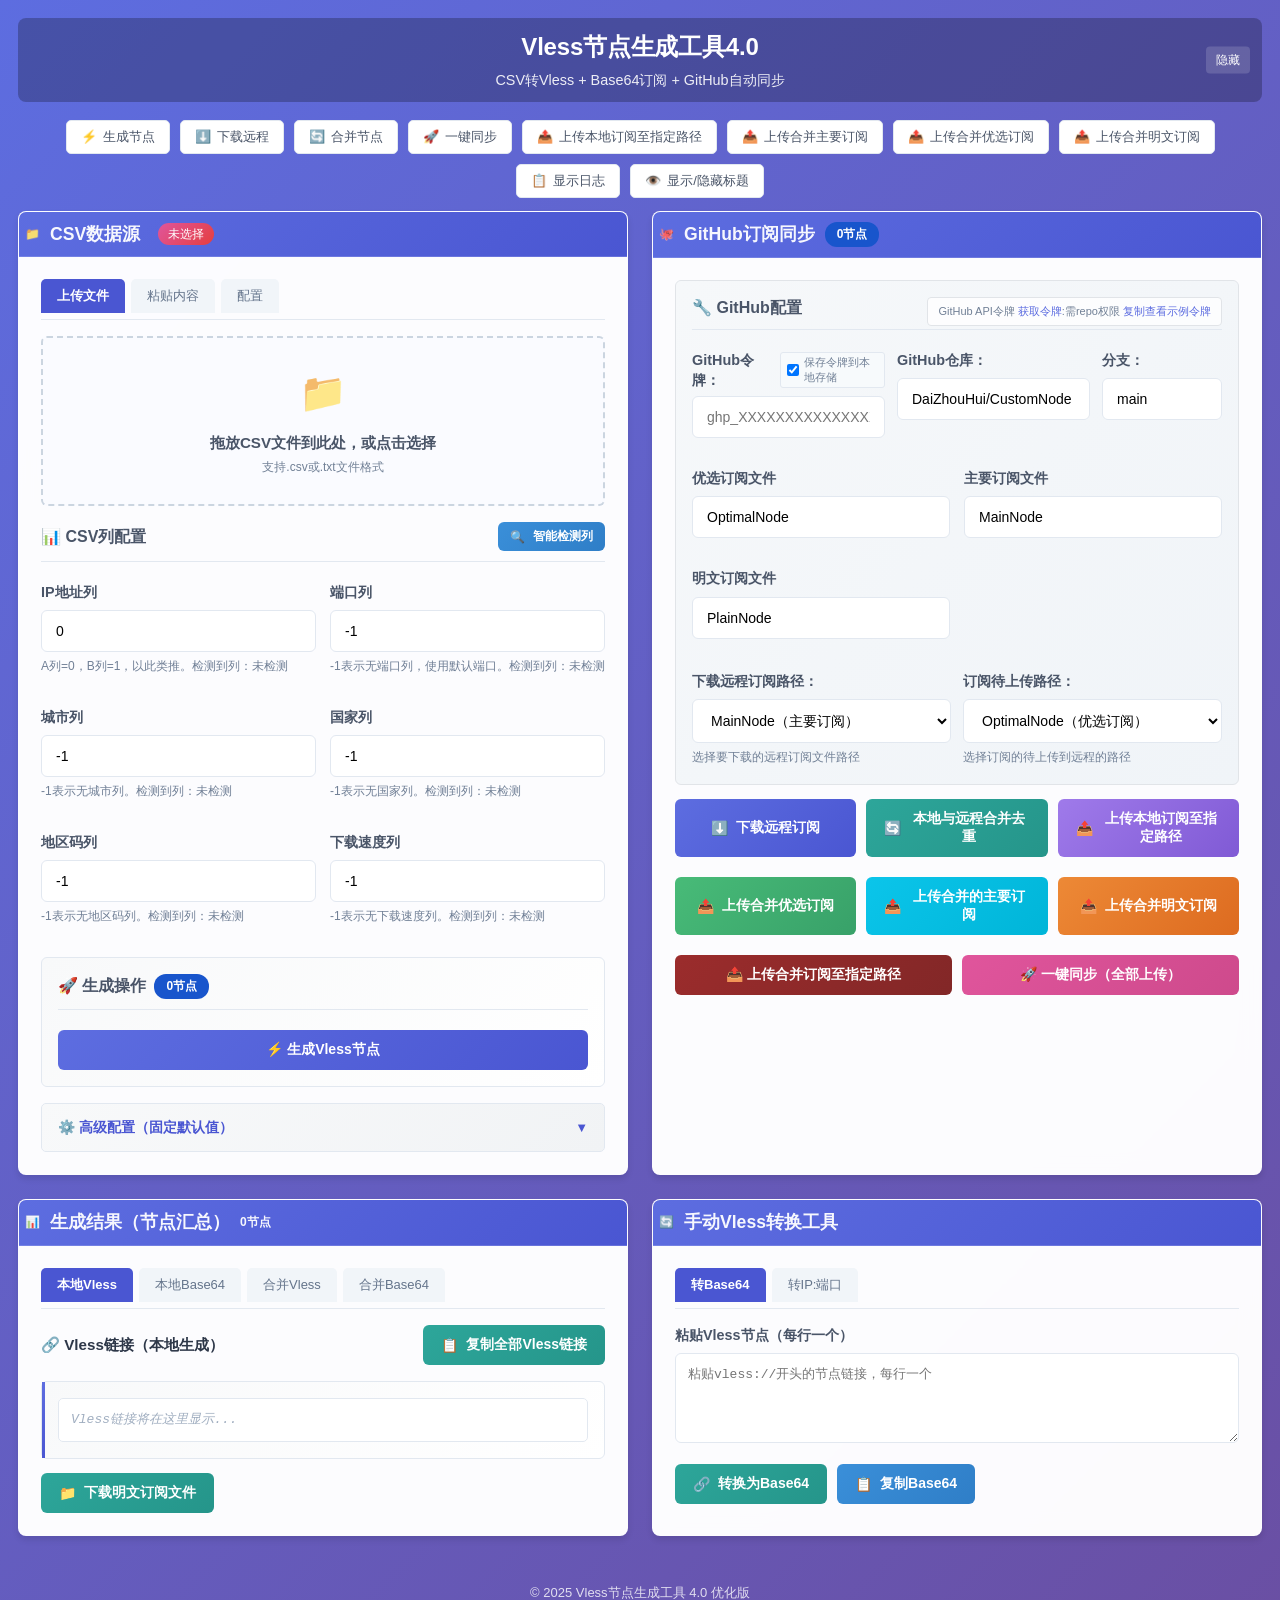
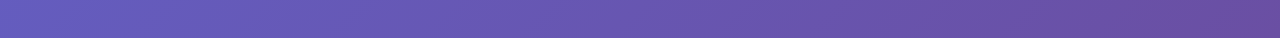
<file: 20260106index.html>
<!DOCTYPE html>
<html lang="zh-CN">

<head>
    <meta charset="UTF-8">
    <meta name="viewport" content="width=device-width, initial-scale=1.0">
    <title>Vless节点生成工具4.0版</title>
    <style>
        :root {
            --primary-color: #4a56d2;
            --secondary-color: #3f4bbf;
            --success-color: #2da69a;
            --info-color: #3a8fd9;
            --warning-color: #e0559c;
            --github-color: #2d3748;
            --light-color: #f7fafc;
            --border-radius: 8px;
            --box-shadow: 0 4px 6px rgba(0, 0, 0, 0.1);
            --transition: all 0.2s cubic-bezier(0.4, 0, 0.2, 1);
            --card-bg: rgba(255, 255, 255, 0.98);
            --sidebar-width: 50%;
        }

        * {
            margin: 0;
            padding: 0;
            box-sizing: border-box;
        }

        body {
            font-family: 'Inter', -apple-system, BlinkMacSystemFont, 'Segoe UI', 'Microsoft YaHei', sans-serif;
            background: linear-gradient(135deg, #5d6de0 0%, #6a4fa3 100%);
            color: #2d3748;
            line-height: 1.4;
            min-height: 100vh;
            padding: 18px;
            font-size: 15px;
        }

        .container {
            max-width: 1650px;
            margin: 0 auto;
            position: relative;
        }

        /* 顶部信息提示条 */
        .header-info {
            text-align: center;
            color: white;
            margin-bottom: 18px;
            animation: fadeIn 0.8s ease-out;
            padding: 12px;
            background: rgba(0, 0, 0, 0.25);
            border-radius: var(--border-radius);
            position: relative;
        }

        .header-info.hidden {
            display: none;
        }

        .header-info h1 {
            font-size: 1.5rem;
            margin-bottom: 6px;
            font-weight: 600;
            letter-spacing: -0.2px;
        }

        .header-info p {
            font-size: 0.9rem;
            opacity: 0.9;
            max-width: 550px;
            margin: 0 auto;
        }

        /* 显示/隐藏提示按钮 */
        .toggle-header-btn {
            position: absolute;
            right: 12px;
            top: 50%;
            transform: translateY(-50%);
            background: rgba(255, 255, 255, 0.15);
            border: none;
            color: white;
            padding: 5px 10px;
            border-radius: 4px;
            cursor: pointer;
            font-size: 12px;
            transition: var(--transition);
        }

        .toggle-header-btn:hover {
            background: rgba(255, 255, 255, 0.25);
        }

        /* 主布局：调整卡片顺序 */
        .main-layout {
            display: grid;
            grid-template-columns: 1fr 1fr;
            gap: 24px;
            margin-bottom: 30px;
            position: relative;
        }

        @media (max-width: 1200px) {
            .main-layout {
                grid-template-columns: 1fr;
                gap: 24px;
            }
        }

        /* 调整卡片顺序 */
        .main-layout .card:nth-child(1) {
            order: 1;
        }

        .main-layout .card:nth-child(2) {
            order: 3;
        }

        .main-layout .card:nth-child(3) {
            order: 2;
        }

        .main-layout .card:nth-child(4) {
            order: 4;
        }

        /* 卡片 */
        .card {
            background: var(--card-bg);
            backdrop-filter: blur(10px);
            border-radius: var(--border-radius);
            box-shadow: var(--box-shadow);
            overflow: hidden;
            border: 1px solid rgba(255, 255, 255, 0.2);
            animation: slideUp 0.6s ease-out;
            height: 100%;
            display: flex;
            flex-direction: column;
        }

        .card:nth-child(2) {
            animation-delay: 0.2s;
        }

        /* 更简洁的卡片头部 */
        .card-header {
            background: linear-gradient(135deg, #5d6de0 0%, #4a56d2 100%);
            color: white;
            padding: 10px 6px;
            position: relative;
            overflow: hidden;
            border-bottom: 1px solid rgba(255, 255, 255, 0.15);
        }

        /* 更小的卡片标题 - 副标题样式 */
        .card-header h2 {
            font-size: 1.1rem;
            font-weight: 600;
            display: flex;
            align-items: center;
            gap: 10px;
            position: relative;
            color: rgba(255, 255, 255, 0.95);
        }

        /* 卡片标题图标更小 */
        .card-header h2 span {
            font-size: 12px;
        }

        .card-body {
            padding: 22px;
            flex: 1;
            overflow-y: auto;
        }

        .section {
            margin-bottom: 22px;
        }

        .section:last-child {
            margin-bottom: 0;
        }

        /* 更小的标题 */
        .section-title {
            font-size: 1rem;
            color: #4a5568;
            margin-bottom: 20px;
            padding-bottom: 10px;
            border-bottom: 1px solid #e2e8f0;
            font-weight: 600;
            display: flex;
            align-items: center;
            gap: 8px;
        }

        .section-title .badge {
            background: var(--primary-color);
            color: white;
            padding: 3px 10px;
            border-radius: 12px;
            font-size: 0.75rem;
            font-weight: 500;
        }

        .form-group {
            margin-bottom: 16px;
            position: relative;
        }

        label {
            display: block;
            margin-bottom: 8px;
            font-weight: 600;
            color: #4a5568;
            font-size: 0.9rem;
        }

        input,
        textarea,
        select {
            width: 100%;
            padding: 12px 14px;
            border: 1px solid #e2e8f0;
            border-radius: 6px;
            font-size: 14px;
            transition: var(--transition);
            background: white;
        }

        input:focus,
        textarea:focus,
        select:focus {
            outline: none;
            border-color: var(--primary-color);
            box-shadow: 0 0 0 3px rgba(90, 103, 216, 0.15);
            transform: translateY(-1px);
        }

        /* 禁用状态的输入框 */
        textarea:disabled {
            background-color: #f7fafc;
            cursor: not-allowed;
            opacity: 0.7;
            border-color: #e2e8f0;
        }

        textarea {
            min-height: 120px;
            font-family: 'Fira Code', 'Consolas', 'Monaco', monospace;
            font-size: 13px;
            resize: vertical;
            line-height: 1.4;
        }

        .checkbox-group {
            display: flex;
            align-items: center;
            gap: 10px;
            margin-bottom: 12px;
        }

        .checkbox-group input[type="checkbox"] {
            width: 18px;
            height: 18px;
            border-radius: 3px;
            cursor: pointer;
        }

        .checkbox-group label {
            margin-bottom: 0;
            font-weight: 500;
            cursor: pointer;
            user-select: none;
            font-size: 0.9rem;
            color: #4a5568;
        }

        .btn {
            padding: 11px 18px;
            border: none;
            border-radius: 6px;
            font-size: 14px;
            font-weight: 600;
            cursor: pointer;
            transition: var(--transition);
            display: inline-flex;
            align-items: center;
            justify-content: center;
            gap: 8px;
            position: relative;
            overflow: hidden;
        }

        .btn::before {
            content: '';
            position: absolute;
            top: 50%;
            left: 50%;
            width: 0;
            height: 0;
            border-radius: 50%;
            background: rgba(255, 255, 255, 0.25);
            transform: translate(-50%, -50%);
            transition: width 0.6s, height 0.6s;
        }

        .btn:hover::before {
            width: 300px;
            height: 300px;
        }

        .btn-primary {
            background: linear-gradient(135deg, #5d6de0 0%, #4a56d2 100%);
            color: white;
        }

        .btn-success {
            background: linear-gradient(135deg, #2da69a 0%, #25958a 100%);
            color: white;
        }

        .btn-info {
            background: linear-gradient(135deg, #3a8fd9 0%, #2f7ec7 100%);
            color: white;
        }

        .btn-warning {
            background: linear-gradient(135deg, #e0559c 0%, #ce4a8c 100%);
            color: white;
        }

        .btn-github {
            background: linear-gradient(135deg, #2d3748 0%, #1a202c 100%);
            color: white;
        }

        .btn-block {
            display: block;
            width: 100%;
        }

        /* 文件上传区域 */
        .file-upload-container {
            margin-bottom: 16px;
        }

        .file-upload-area {
            border: 2px dashed #cbd5e0;
            border-radius: 6px;
            padding: 28px 18px;
            text-align: center;
            cursor: pointer;
            transition: var(--transition);
            background: #fafbff;
            position: relative;
            display: flex;
            flex-direction: column;
            align-items: center;
            justify-content: center;
            min-height: 140px;
        }

        .file-upload-area.dragover {
            border-color: var(--primary-color);
            background: #e8edff;
        }

        .file-upload-area .upload-icon {
            font-size: 2.4rem;
            color: var(--primary-color);
            margin-bottom: 12px;
            opacity: 0.8;
        }

        .file-upload-area p {
            color: #4a5568;
            margin-bottom: 6px;
            font-weight: 500;
            font-size: 0.95rem;
        }

        .file-upload-area small {
            color: #718096;
            font-size: 12px;
        }

        #fileInput {
            display: none;
        }

        .file-info {
            margin-top: 14px;
            padding: 14px;
            background: linear-gradient(135deg, #e8f4fd 0%, #d1e9ff 100%);
            border-radius: 5px;
            border: 1px solid #b6e0fe;
            display: none;
        }

        .file-info.show {
            display: block;
        }

        .file-info-content {
            display: flex;
            justify-content: space-between;
            align-items: center;
        }

        .file-name {
            font-weight: 600;
            color: #2d3748;
            font-size: 0.9rem;
        }

        .file-size {
            font-size: 12px;
            color: #718096;
        }

        .remove-file-btn {
            background: linear-gradient(135deg, #fed7d7 0%, #feb2b2 100%);
            color: #c53030;
            border: none;
            border-radius: 4px;
            padding: 7px 14px;
            font-size: 13px;
            font-weight: 600;
            cursor: pointer;
            transition: var(--transition);
        }

        .remove-file-btn:hover {
            background: linear-gradient(135deg, #feb2b2 0%, #fc8181 100%);
            transform: translateY(-1px);
            box-shadow: 0 3px 8px rgba(252, 129, 129, 0.3);
        }

        /* 配置行 */
        .config-row {
            display: grid;
            grid-template-columns: repeat(auto-fit, minmax(180px, 1fr));
            gap: 14px;
            margin-bottom: 16px;
        }

        /* GitHub配置 - 修改样式 */
        .github-config {
            background: linear-gradient(135deg, #f6f8fa 0%, #f0f4f8 100%);
            border-radius: 6px;
            padding: 16px;
            padding-bottom: 1px;
            margin-top: 0px;
            border: 1px solid #e1e4e8;
            position: relative;
        }

        /* GitHub配置帮助文本 - 放在右上角 */
        .github-config-help {
            position: absolute;
            top: 16px;
            right: 16px;
            font-size: 11px;
            color: #718096;
            background: rgba(255, 255, 255, 0.8);
            padding: 6px 10px;
            border-radius: 4px;
            border: 1px solid #e1e4e8;
        }

        .github-config-help a {
            color: #5d6de0;
            text-decoration: none;
            font-weight: 500;
        }

        .github-config-help a:hover {
            text-decoration: underline;
        }

        /* GitHub三个配置项在一行显示 */
        .github-config-row {
            display: grid;
            grid-template-columns: 1fr 1fr 120px;
            gap: 12px;
            margin-bottom: 14px;
        }

        @media (max-width: 768px) {
            .github-config-row {
                grid-template-columns: 1fr;
            }

            .github-config-help {
                position: static;
                margin-top: 10px;
            }
        }

        /* 结果框 */
        .result-box {
            background: linear-gradient(135deg, #f8f9fa 0%, #ffffff 100%);
            border-radius: 6px;
            padding: 16px;
            margin-top: 16px;
            border: 1px solid #e2e8f0;
            position: relative;
        }

        .result-box::before {
            content: '';
            position: absolute;
            top: 0;
            left: 0;
            width: 3px;
            height: 100%;
            background: linear-gradient(to bottom, #5d6de0, #4a56d2);
        }

        .result-header {
            display: flex;
            justify-content: space-between;
            align-items: center;
            margin-bottom: 14px;
        }

        .result-header h3 {
            color: #2d3748;
            font-size: 0.95rem;
            font-weight: 600;
        }

        .result-content {
            max-height: 200px;
            overflow-y: auto;
            padding: 12px;
            background: white;
            border-radius: 5px;
            border: 1px solid #e2e8f0;
            font-family: 'Fira Code', 'Consolas', 'Monaco', monospace;
            font-size: 13px;
            line-height: 1.4;
            white-space: pre-wrap;
            word-break: break-all;
            color: #4a5568;
        }

        .result-content.empty {
            color: #a0aec0;
            font-style: italic;
        }

        /* 生成部分 */
        .generate-section {
            background: linear-gradient(135deg, #f8f9fa 0%, #ffffff 100%);
            border-radius: 6px;
            padding: 16px;
            margin-top: 16px;
            border: 1px solid #e2e8f0;
        }

        /* GitHub按钮区域 - 重新调整布局 */
        .github-buttons {
            display: grid;
            grid-template-columns: 1fr;
            gap: 10px;
            margin-top: 14px;
        }

        /* GitHub按钮第一行 - 三个按钮 */
        .github-buttons-row1 {
            display: grid;
            grid-template-columns: repeat(3, 1fr);
            gap: 10px;
            margin-bottom: 10px;
        }

        /* GitHub按钮第二行 - 三个按钮 */
        .github-buttons-row2 {
            display: grid;
            grid-template-columns: repeat(3, 1fr);
            gap: 10px;
            margin-bottom: 10px;
        }

        /* GitHub按钮第三行 - 新布局：两个按钮并排 */
        .github-buttons-row3 {
            display: grid;
            grid-template-columns: 1fr 1fr;
            gap: 10px;
        }

        @media (max-width: 768px) {
            .github-buttons-row1 {
                grid-template-columns: 1fr;
            }

            .github-buttons-row2 {
                grid-template-columns: 1fr;
            }

            .github-buttons-row3 {
                grid-template-columns: 1fr;
            }
        }

        /* GitHub统计 */
        .github-stats {
            display: flex;
            gap: 14px;
            margin-top: 16px;
            flex-wrap: wrap;
        }

        .stat-item {
            background: white;
            padding: 10px 14px;
            border-radius: 5px;
            border: 1px solid #e2e8f0;
            font-size: 12px;
            display: flex;
            flex-direction: column;
            align-items: center;
            min-width: 90px;
        }

        .stat-label {
            color: #718096;
            font-weight: 500;
            margin-bottom: 6px;
        }

        .stat-value {
            color: var(--primary-color);
            font-weight: 600;
            font-size: 16px;
        }

        /* 页脚 */
        .footer {
            text-align: center;
            color: rgba(255, 255, 255, 0.8);
            margin-top: 30px;
            padding: 18px;
            font-size: 13px;
        }

        /* 加载动画 */
        .loading {
            display: none;
            text-align: center;
            padding: 18px;
        }

        .loading-spinner {
            width: 36px;
            height: 36px;
            border: 3px solid #f3f3f3;
            border-top: 3px solid var(--primary-color);
            border-radius: 50%;
            animation: spin 1s linear infinite;
            margin: 0 auto 14px;
        }

        @keyframes spin {
            0% {
                transform: rotate(0deg);
            }

            100% {
                transform: rotate(360deg);
            }
        }

        /* 源标记 */
        .source-badge {
            display: inline-block;
            background: linear-gradient(135deg, #e0559c, #e53e3e);
            color: white;
            padding: 3px 10px;
            border-radius: 12px;
            font-size: 11px;
            font-weight: 500;
            margin-left: 8px;
        }

        /* 帮助文本 */
        .help-text {
            font-size: 12px;
            color: #718096;
            margin-top: 6px;
            line-height: 1.4;
        }

        /* URL选择容器 */
        .url-select-container {
            display: grid;
            grid-template-columns: 1fr 1fr;
            gap: 12px;
            margin-bottom: 14px;
        }

        .custom-url-input {
            display: none;
        }

        .custom-url-input.show {
            display: block;
            margin-top: 10px;
        }

        /* 全局通知窗口样式 */
        .notification-container {
            position: fixed;
            top: 18px;
            right: 18px;
            z-index: 1000;
            max-width: 350px;
            width: 100%;
        }

        .notification {
            background: white;
            border-radius: 8px;
            padding: 12px;
            margin-bottom: 14px;
            box-shadow: 0 6px 20px rgba(0, 0, 0, 0.15);
            border-left: 4px solid var(--primary-color);
            animation: slideInRight 0.4s ease-out;
            position: relative;
            overflow: hidden;
        }

        .notification::before {
            content: '';
            position: absolute;
            top: 0;
            left: 0;
            width: 100%;
            height: 2px;
            background: linear-gradient(90deg, #5d6de0, #4a56d2);
        }

        .notification.success {
            border-left-color: var(--success-color);
        }

        .notification.success::before {
            background: linear-gradient(90deg, #2da69a, #25958a);
        }

        .notification.error {
            border-left-color: #e53e3e;
        }

        .notification.error::before {
            background: linear-gradient(90deg, #e53e3e, #e0559c);
        }

        .notification.info {
            border-left-color: var(--info-color);
        }

        .notification.info::before {
            background: linear-gradient(90deg, #3a8fd9, #2f7ec7);
        }

        .notification-header {
            display: flex;
            justify-content: space-between;
            align-items: center;
            margin-bottom: 10px;
        }

        .notification-title {
            font-weight: 600;
            font-size: 14px;
            color: #2d3748;
        }

        .notification-time {
            font-size: 11px;
            color: #718096;
            background: #f8f9fa;
            padding: 4px 8px;
            border-radius: 3px;
        }

        .notification-message {
            color: #4a5568;
            font-size: 13px;
            line-height: 1.4;
        }

        .notification-close {
            background: none;
            border: none;
            color: #718096;
            cursor: pointer;
            font-size: 18px;
            line-height: 1;
            padding: 0;
            transition: color 0.2s;
        }

        .notification-close:hover {
            color: #e53e3e;
        }

        @keyframes slideInRight {
            from {
                transform: translateX(100%);
                opacity: 0;
            }

            to {
                transform: translateX(0);
                opacity: 1;
            }
        }

        @keyframes fadeOut {
            from {
                opacity: 1;
            }

            to {
                opacity: 0;
            }
        }

        /* 日志记录区域 */
        .log-section {
            background: linear-gradient(135deg, #2d3748 0%, #4a5568 100%);
            border-radius: 8px;
            padding: 16px;
            margin-top: 16px;
            border: 1px solid #4a5568;
            color: white;
            display: none;
        }

        .log-section.show {
            display: block;
            animation: fadeIn 0.5s ease-out;
        }

        .log-header {
            display: flex;
            justify-content: space-between;
            align-items: center;
            margin-bottom: 14px;
            border-bottom: 1px solid #718096;
            padding-bottom: 10px;
        }

        .log-header h3 {
            color: #e2e8f0;
            font-size: 14px;
            font-weight: 600;
        }

        .log-controls {
            display: flex;
            gap: 10px;
        }

        .log-content {
            max-height: 180px;
            overflow-y: auto;
            background: #1a202c;
            border-radius: 5px;
            padding: 14px;
            font-family: 'Fira Code', 'Consolas', 'Monaco', monospace;
            font-size: 12px;
            line-height: 1.4;
        }

        .log-entry {
            margin-bottom: 8px;
            padding-bottom: 8px;
            border-bottom: 1px solid #4a5568;
        }

        .log-entry:last-child {
            margin-bottom: 0;
            border-bottom: none;
        }

        .log-time {
            color: #a0aec0;
            font-size: 11px;
            margin-right: 10px;
        }

        .log-level {
            display: inline-block;
            padding: 3px 6px;
            border-radius: 3px;
            font-size: 10px;
            font-weight: 600;
            margin-right: 8px;
            text-transform: uppercase;
        }

        .log-level.info {
            background: rgba(66, 153, 225, 0.25);
            color: #63b3ed;
        }

        .log-level.success {
            background: rgba(56, 178, 172, 0.25);
            color: #81e6d9;
        }

        .log-level.error {
            background: rgba(245, 101, 101, 0.25);
            color: #fc8181;
        }

        .log-message {
            color: #cbd5e0;
        }

        /* 修改上传按钮颜色 */
        .btn-local-upload {
            background: linear-gradient(135deg, #9f7aea 0%, #805ad5 100%);
            color: white;
        }

        .btn-merge-upload {
            background: linear-gradient(135deg, #ed8936 0%, #dd6b20 100%);
            color: white;
        }

        .btn-subscription-upload {
            background: linear-gradient(135deg, #0bc5ea 0%, #00b5d8 100%);
            color: white;
        }

        .btn-oneclick-sync {
            background: linear-gradient(135deg, #e0559c 0%, #ce4a8c 100%);
            color: white;
        }

        /* 新增：上传合并订阅至指定路径按钮 */
        .btn-merge-to-path {
            background: linear-gradient(135deg, #9b2c2c 0%, #822727 100%);
            color: white;
        }

        /* 手动Vless转Base64订阅输入框 */
        #manualVlessInput {
            min-height: 90px;
            font-size: 13px;
            padding: 12px;
        }

        /* 状态消息 */
        .status-message {
            padding: 14px 16px;
            border-radius: 6px;
            margin-bottom: 16px;
            display: none;
            animation: fadeIn 0.3s ease-out;
            border-left: 3px solid transparent;
        }

        .status-success {
            background: linear-gradient(135deg, #c6f6d5 0%, #9ae6b4 100%);
            color: #22543d;
            border-left-color: #38a169;
            display: block;
        }

        .status-error {
            background: linear-gradient(135deg, #fed7d7 0%, #feb2b2 100%);
            color: #742a2a;
            border-left-color: #e53e3e;
            display: block;
        }

        .status-info {
            background: linear-gradient(135deg, #bee3f8 0%, #90cdf4 100%);
            color: #2a4365;
            border-left-color: #3182ce;
            display: block;
        }

        /* 标签页导航 - 修复：确保标签页作用域独立 */
        .card-tab-navigation {
            display: flex;
            gap: 6px;
            margin-bottom: 16px;
            border-bottom: 1px solid #e2e8f0;
            padding-bottom: 6px;
        }

        .card-tab-btn {
            padding: 8px 16px;
            background: #f1f5f9;
            border: none;
            border-radius: 5px 5px 0 0;
            font-size: 13px;
            font-weight: 500;
            color: #64748b;
            cursor: pointer;
            transition: var(--transition);
        }

        .card-tab-btn.active {
            background: var(--primary-color);
            color: white;
            font-weight: 600;
        }

        .card-tab-btn:hover:not(.active) {
            background: #e2e8f0;
        }

        .card-tab-content {
            display: none;
        }

        .card-tab-content.active {
            display: block;
            animation: fadeIn 0.3s ease-out;
        }

        /* 高级配置折叠面板 */
        .accordion {
            margin-top: 16px;
        }

        .accordion-header {
            display: flex;
            justify-content: space-between;
            align-items: center;
            padding: 14px 16px;
            background: linear-gradient(135deg, #f8f9fa 0%, #f1f3f5 100%);
            border-radius: 5px;
            cursor: pointer;
            font-weight: 600;
            color: var(--primary-color);
            border: 1px solid #e2e8f0;
            transition: var(--transition);
            font-size: 14px;
        }

        .accordion-header:hover {
            background: linear-gradient(135deg, #f1f3f5 0%, #e9ecef 100%);
        }

        .accordion-header .icon {
            transition: transform 0.3s;
            font-size: 13px;
        }

        .accordion-header.active .icon {
            transform: rotate(180deg);
        }

        .accordion-content {
            padding: 16px;
            background: white;
            border-radius: 0 0 5px 5px;
            border: 1px solid #e2e8f0;
            border-top: none;
            display: none;
        }

        .accordion-content.show {
            display: block;
            animation: slideDown 0.3s ease-out;
        }

        @keyframes slideDown {
            from {
                opacity: 0;
                transform: translateY(-8px);
            }

            to {
                opacity: 1;
                transform: translateY(0);
            }
        }

        /* 快捷操作按钮组 - 调整顺序 */
        .quick-actions {
            display: flex;
            flex-wrap: wrap;
            gap: 10px;
            margin: 0 0 13px 0;
            justify-content: center;
        }

        .quick-btn {
            padding: 7px 14px;
            font-size: 13px;
            border-radius: 5px;
            border: 1px solid #e2e8f0;
            background: white;
            color: #4a5568;
            cursor: pointer;
            transition: var(--transition);
            display: flex;
            align-items: center;
            gap: 6px;
        }

        .quick-btn:hover {
            background: #f8f9fa;
            border-color: var(--primary-color);
            color: var(--primary-color);
            transform: translateY(-1px);
        }

        /* 节点计数器 - 修改为指定背景色 */
        .node-counter {
            display: inline-flex;
            align-items: center;
            gap: 6px;
            background: rgb(24 85 204);
            padding: 4px 12px;
            border-radius: 12px;
            font-size: 12px;
            color: white;
            font-weight: 600;
        }

        /* 分割线 */
        .divider {
            height: 1px;
            background: linear-gradient(90deg, transparent, #e2e8f0, transparent);
            margin: 16px 0;
        }

        @keyframes fadeIn {
            from {
                opacity: 0;
            }

            to {
                opacity: 1;
            }
        }

        @keyframes slideUp {
            from {
                opacity: 0;
                transform: translateY(15px);
            }

            to {
                opacity: 1;
                transform: translateY(0);
            }
        }

        @keyframes shine {
            0% {
                transform: translateX(-100%) translateY(-100%) rotate(45deg);
            }

            100% {
                transform: translateX(100%) translateY(100%) rotate(45deg);
            }
        }

        /* 响应式调整 */
        @media (max-width: 768px) {
            body {
                padding: 15px;
                font-size: 14px;
            }

            .header-info h1 {
                font-size: 1.4rem;
            }

            .header-info p {
                font-size: 0.85rem;
            }

            .card-header h2 {
                font-size: 1.05rem;
            }

            .config-row {
                grid-template-columns: 1fr;
            }

            .btn {
                padding: 10px 16px;
                font-size: 13px;
            }

            .github-buttons-row1 {
                grid-template-columns: 1fr;
            }

            .github-buttons-row2 {
                grid-template-columns: 1fr;
            }

            .result-content {
                max-height: 180px;
            }

            .quick-actions {
                justify-content: flex-start;
            }
        }

        /* 输入组 */
        .input-group {
            display: flex;
            gap: 12px;
            margin-bottom: 14px;
        }

        .input-group input {
            flex: 1;
        }

        /* 按钮组 */
        .button-group {
            display: flex;
            gap: 10px;
            margin-top: 14px;
        }

        /* 提高饱和度但避免马克龙色调 */
        .btn-primary:hover {
            background: linear-gradient(135deg, #4a56d2 0%, #3f4bbf 100%);
        }

        .btn-success:hover {
            background: linear-gradient(135deg, #25958a 0%, #1e857a 100%);
        }

        .btn-info:hover {
            background: linear-gradient(135deg, #2f7ec7 0%, #276fb2 100%);
        }

        .btn-warning:hover {
            background: linear-gradient(135deg, #ce4a8c 0%, #be4081 100%);
        }

        .btn-github:hover {
            background: linear-gradient(135deg, #1a202c 0%, #0d1117 100%);
        }

        /* 智能分割说明 */
        .smart-split-info {
            background: linear-gradient(135deg, #e6fffa 0%, #b2f5ea 100%);
            border-radius: 6px;
            padding: 14px;
            margin-top: 12px;
            border: 1px solid #81e6d9;
            font-size: 13px;
            color: #234e52;
        }

        .smart-split-info h4 {
            font-size: 14px;
            margin-bottom: 8px;
            color: #234e52;
        }

        .smart-split-info ul {
            padding-left: 20px;
            margin-bottom: 10px;
        }

        .smart-split-info li {
            margin-bottom: 4px;
        }

        /* CSV格式示例 */
        .csv-example {
            background: #f7fafc;
            border-radius: 4px;
            padding: 12px;
            margin-top: 10px;
            font-family: 'Fira Code', monospace;
            font-size: 12px;
            color: #4a5568;
            border: 1px dashed #cbd5e0;
        }

        /* ==================== */
        /* CSV列检测结果样式 - 紧凑优化版 */
        /* ==================== */

        /* 检测结果框样式 - 更紧凑 */
        #columnDetectionResult {
            display: none;
            margin-bottom: 16px;
            padding: 14px 16px;
            background: linear-gradient(135deg, #f8fdff 0%, #edf7ff 100%);
            border-radius: 8px;
            border: 1px solid #d1e9ff;
            position: relative;
            animation: fadeIn 0.3s ease-out;
            box-shadow: 0 1px 4px rgba(14, 165, 233, 0.08);
            overflow: hidden;
            font-size: 13px;
        }

        /* 左侧装饰条 - 更细 */
        #columnDetectionResult::before {
            content: '';
            position: absolute;
            top: 0;
            left: 0;
            width: 3px;
            height: 100%;
            background: linear-gradient(to bottom, #0ea5e9, #3b82f6);
            border-radius: 3px 0 0 3px;
        }

        /* 检测结果头部 - 更紧凑 */
        #columnDetectionResult>div:first-child {
            display: flex;
            align-items: flex-start;
            gap: 8px;
            margin-bottom: 0;
            padding-bottom: 0;
            border-bottom: none;
        }

        /* 检测图标和标签 */
        #columnDetectionResult>div:first-child span:first-child {
            font-weight: 600;
            color: #1d4ed8;
            font-size: 13px;
            display: flex;
            align-items: center;
            gap: 6px;
            white-space: nowrap;
            padding-top: 2px;
        }

        #columnDetectionResult>div:first-child span:first-child::before {
            font-size: 14px;
            opacity: 0.9;
        }

        /* 检测摘要 - 紧凑排列 */
        #detectionSummary {
            font-weight: 500;
            color: #374151;
            font-size: 12.5px;
            line-height: 1.4;
            background: white;
            padding: 8px 12px;
            border-radius: 6px;
            border: 1px solid #e5e7eb;
            flex: 1;
            box-shadow: 0 1px 2px rgba(0, 0, 0, 0.04);
        }

        /* 检测详情 - 只在需要时显示 */
        #detectionDetails {
            display: none;
            /* 默认隐藏 */
            font-size: 12px;
            color: #4b5563;
            line-height: 1.5;
            padding: 10px 12px;
            background: rgba(255, 255, 255, 0.9);
            border-radius: 6px;
            border: 1px solid #e5e7eb;
            margin-top: 10px;
            border-left: 3px solid #f59e0b;
        }

        #detectionDetails strong {
            color: #1e40af;
            font-weight: 600;
            font-size: 12px;
        }

        /* 响应式调整 */
        @media (max-width: 768px) {
            #columnDetectionResult {
                padding: 12px 14px;
                margin-bottom: 14px;
            }

            #columnDetectionResult>div:first-child {
                flex-direction: column;
                align-items: flex-start;
                gap: 6px;
            }

            #detectionSummary {
                width: 100%;
                font-size: 12px;
                padding: 6px 10px;
            }

            #detectionDetails {
                padding: 8px 10px;
                font-size: 11.5px;
            }
        }

        /* 悬停效果 */
        #columnDetectionResult:hover {
            border-color: #93c5fd;
            box-shadow: 0 2px 6px rgba(14, 165, 233, 0.12);
            transition: all 0.2s ease;
        }

        /* 检测成功状态 */
        #columnDetectionResult.success {
            background: linear-gradient(135deg, #f0fdf4 0%, #dcfce7 100%);
            border-color: #86efac;
        }

        #columnDetectionResult.success::before {
            background: linear-gradient(to bottom, #10b981, #059669);
        }

        #columnDetectionResult.success #detectionSummary {
            color: #065f46;
            border-color: #a7f3d0;
        }

        /* 检测警告状态 */
        #columnDetectionResult.warning {
            background: linear-gradient(135deg, #fffbeb 0%, #fef3c7 100%);
            border-color: #fcd34d;
        }

        #columnDetectionResult.warning::before {
            background: linear-gradient(to bottom, #f59e0b, #d97706);
        }

        #columnDetectionResult.warning #detectionSummary {
            color: #92400e;
            border-color: #fde68a;
        }

        /* 提高整体饱和度 */
        body {
            background: linear-gradient(135deg, #5d6de0 0%, #6a4fa3 100%);
        }

        .card-header {
            background: linear-gradient(135deg, #5d6de0 0%, #4a56d2 100%);
        }

        .btn-primary {
            background: linear-gradient(135deg, #5d6de0 0%, #4a56d2 100%);
        }

        .btn-success {
            background: linear-gradient(135deg, #2da69a 0%, #25958a 100%);
        }

        .btn-info {
            background: linear-gradient(135deg, #3a8fd9 0%, #2f7ec7 100%);
        }

        .btn-warning {
            background: linear-gradient(135deg, #e0559c 0%, #ce4a8c 100%);
        }

        .result-box::before {
            background: linear-gradient(to bottom, #5d6de0, #4a56d2);
        }

        /* element.style {
            margin-bottom: 0px;
            padding-bottom: 4px;
            padding-top: 4px;
        } */


        /* 新增：令牌保存选项样式 - 修改为小文字显示在GitHub令牌右侧 */
        .token-save-label {
            display: inline-flex;
            align-items: center;
            gap: 5px;
            margin-left: 10px;
            margin-bottom: 0Px;
            font-size: 11px;
            color: #718096;
            font-weight: normal;
            padding: 2px 6px;
            border: 1px solid #e2e8f0;
            border-radius: 3px;
            background: #f7fafc;
            cursor: pointer;
            user-select: none;
        }

        .token-save-label:hover {
            background: #edf2f7;
            border-color: #cbd5e0;
        }

        .token-save-label input[type="checkbox"] {
            width: 12px;
            height: 12px;
            margin: 0;
        }

        /* 新增：上传按钮样式 */
        .btn-upload-merged {
            background: linear-gradient(135deg, #48bb78 0%, #38a169 100%);
            color: white;
        }

        /* 新增：路径选择行布局 */
        .path-select-row {
            display: grid;
            grid-template-columns: 1fr 1fr;
            gap: 12px;
            margin-bottom: 1px;
        }

        @media (max-width: 768px) {
            .path-select-row {
                grid-template-columns: 1fr;
            }
        }

        /* 新增：令牌输入组样式 */
        .token-input-group {
            position: relative;
            margin-bottom: 12px;
        }

        .token-label-container {
            display: flex;
            align-items: center;
            margin-bottom: 6px;
        }

        .token-label {
            margin-bottom: 0;
            margin-right: 8px;
        }

        /* 新增：自定义确认对话框样式 - 更简洁大气 */
        .custom-dialog-overlay {
            position: fixed;
            top: 0;
            left: 0;
            width: 100%;
            height: 100%;
            background: rgba(0, 0, 0, 0.6);
            display: flex;
            align-items: center;
            justify-content: center;
            z-index: 2000;
            animation: fadeInDialog 0.3s ease-out;
        }

        .custom-dialog {
            background: white;
            border-radius: 16px;
            padding: 32px;
            min-width: 420px;
            max-width: 500px;
            box-shadow: 0 20px 60px rgba(0, 0, 0, 0.3);
            animation: slideUpDialog 0.4s ease-out;
            border: none;
            position: relative;
            overflow: hidden;
        }

        .custom-dialog-header {
            margin-bottom: 24px;
            display: flex;
            align-items: center;
            gap: 16px;
        }

        .custom-dialog-icon {
            background: linear-gradient(135deg, #5d6de0, #4a56d2);
            color: white;
            width: 48px;
            height: 48px;
            border-radius: 50%;
            display: flex;
            align-items: center;
            justify-content: center;
            font-size: 22px;
            flex-shrink: 0;
            font-weight: bold;
        }

        .custom-dialog-title {
            color: #2d3748;
            font-size: 22px;
            font-weight: 700;
            margin: 0;
            line-height: 1.3;
        }

        .custom-dialog-content {
            color: #4a5568;
            font-size: 16px;
            line-height: 1.6;
            margin: 0 0 32px 0;
            padding: 0 8px;
        }

        .custom-dialog-content strong {
            color: #5d6de0;
            font-weight: 700;
        }

        .custom-dialog-actions {
            display: flex;
            gap: 16px;
            justify-content: flex-end;
        }

        .custom-dialog-btn {
            padding: 14px 28px;
            border-radius: 8px;
            font-weight: 600;
            font-size: 15px;
            cursor: pointer;
            transition: all 0.2s ease;
            border: none;
            min-width: 100px;
            letter-spacing: 0.3px;
        }

        .custom-dialog-btn-cancel {
            background: #f8f9fa;
            border: 2px solid #e2e8f0;
            color: #4a5568;
        }

        .custom-dialog-btn-cancel:hover {
            background: #e2e8f0;
            border-color: #cbd5e0;
            transform: translateY(-1px);
        }

        .custom-dialog-btn-confirm {
            background: linear-gradient(135deg, #5d6de0, #4a56d2);
            color: white;
            box-shadow: 0 4px 12px rgba(90, 103, 216, 0.3);
        }

        .custom-dialog-btn-confirm:hover {
            background: linear-gradient(135deg, #4a56d2, #3f4bbf);
            transform: translateY(-2px);
            box-shadow: 0 6px 20px rgba(90, 103, 216, 0.4);
        }

        /* 自定义对话框动画 */
        @keyframes fadeInDialog {
            from {
                opacity: 0;
            }

            to {
                opacity: 1;
            }
        }

        @keyframes slideUpDialog {
            from {
                opacity: 0;
                transform: translateY(30px) scale(0.95);
            }

            to {
                opacity: 1;
                transform: translateY(0) scale(1);
            }
        }

        /* 成功/警告/错误对话框的图标颜色 */
        .custom-dialog.warning .custom-dialog-icon {
            background: linear-gradient(135deg, #e0559c, #ce4a8c);
        }

        .custom-dialog.error .custom-dialog-icon {
            background: linear-gradient(135deg, #e53e3e, #c53030);
        }

        .custom-dialog.success .custom-dialog-icon {
            background: linear-gradient(135deg, #2da69a, #25958a);
        }
    </style>
</head>

<body>
    <!-- 全局通知容器 -->
    <div class="notification-container" id="notificationContainer"></div>

    <div class="container">
        <!-- 顶部信息提示条（可隐藏） -->
        <div class="header-info" id="headerInfo">
            <button class="toggle-header-btn" id="toggleHeaderBtn">隐藏</button>
            <h1>Vless节点生成工具4.0</h1>
            <p>CSV转Vless + Base64订阅 + GitHub自动同步</p>
        </div>

        <!-- 快捷操作按钮组（调整了顺序） -->
        <div class="quick-actions">
            <button class="quick-btn" onclick="generateVless()">
                <span>⚡</span> 生成节点
            </button>
            <button class="quick-btn" onclick="downloadRemote()">
                <span>⬇️</span> 下载远程
            </button>
            <button class="quick-btn" onclick="mergeAndShow()">
                <span>🔄</span> 合并节点
            </button>
            <button class="quick-btn" onclick="oneClickSync()">
                <span>🚀</span> 一键同步
            </button>
            <button class="quick-btn" onclick="uploadLocalBase64ToPath()">
                <span>📤</span> 上传本地订阅至指定路径
            </button>
            <button class="quick-btn" onclick="uploadMergedBase64()">
                <span>📤</span> 上传合并主要订阅
            </button>
            <button class="quick-btn" onclick="uploadMergedOptimal()">
                <span>📤</span> 上传合并优选订阅
            </button>
            <button class="quick-btn" onclick="uploadPlainNodes()">
                <span>📤</span> 上传合并明文订阅
            </button>
            <button class="quick-btn" onclick="toggleLog()">
                <span>📋</span> 显示日志
            </button>
            <button class="quick-btn" onclick="document.getElementById('toggleHeaderBtn').click()">
                <span>👁️</span> 显示/隐藏标题
            </button>
        </div>

        <div class="main-layout">
            <!-- CSV数据源卡片 - 最常用 -->
            <div class="card">
                <div class="card-header">
                    <h2>
                        <span>📁</span>
                        CSV数据源
                        <span id="sourceBadge" class="source-badge">未选择</span>
                    </h2>
                </div>
                <div class="card-body">
                    <!-- CSV数据源标签页导航 -->
                    <div class="card-tab-navigation" id="csvTabNav">
                        <button class="card-tab-btn active" data-tab="upload-tab">上传文件</button>
                        <button class="card-tab-btn" data-tab="paste-tab">粘贴内容</button>
                        <button class="card-tab-btn" data-tab="config-tab">配置</button>
                    </div>

                    <!-- 上传文件标签页 -->
                    <div class="card-tab-content active" id="upload-tab">
                        <div class="section">
                            <div class="file-upload-container">
                                <div class="file-upload-area" id="dropArea">
                                    <div class="upload-icon">📁</div>
                                    <p><strong>拖放CSV文件到此处，或点击选择</strong></p>
                                    <small>支持.csv或.txt文件格式</small>
                                    <input type="file" id="fileInput" accept=".csv,.txt">
                                </div>

                                <div id="fileInfo" class="file-info">
                                    <div class="file-info-content">
                                        <div class="file-info-text">
                                            <span id="fileName" class="file-name"></span>
                                            <span id="fileSize" class="file-size"></span>
                                        </div>
                                        <button type="button" id="removeFileBtn" class="remove-file-btn">
                                            <span>🗑️</span> 移除
                                        </button>
                                    </div>
                                </div>
                            </div>

                            <div class="section-title">
                                <span>📊 CSV列配置</span>
                                <button class="btn btn-info"
                                    style="padding: 6px 12px; font-size: 12px; margin-left: auto;"
                                    onclick="autoDetectCSVColumns()">
                                    <span>🔍</span> 智能检测列
                                </button>
                            </div>

                            <div id="columnDetectionResult"
                                style="display: none; margin-bottom: 16px; padding: 12px; background: #f0f9ff; border-radius: 6px; border: 1px solid #b6e0fe;">
                                <div style="display: flex; align-items: center; gap: 8px; margin-bottom: 0px;">
                                    <span style="font-weight: bold; color: #1e40af;">🔍 检测结果:</span>
                                    <span id="detectionSummary" style="color: #4b5563;"></span>
                                </div>
                                <div style="font-size: 12px; color: #6b7280;" id="detectionDetails"></div>
                            </div>

                            <div class="config-row">
                                <div class="form-group">
                                    <label for="ipColumn">IP地址列</label>
                                    <input type="number" id="ipColumn" value="0" min="0">
                                    <div class="help-text">A列=0，B列=1，以此类推。检测到列：<span id="detectedIpCol">未检测</span></div>
                                </div>
                                <div class="form-group">
                                    <label for="portColumn">端口列</label>
                                    <input type="number" id="portColumn" value="-1" min="-1">
                                    <div class="help-text">-1表示无端口列，使用默认端口。检测到列：<span id="detectedPortCol">未检测</span>
                                    </div>
                                </div>
                            </div>
                            <!-- 新增：CSV其他列配置 -->
                            <div class="config-row">
                                <div class="form-group">
                                    <label for="cityColumn">城市列</label>
                                    <input type="number" id="cityColumn" value="-1" min="-1">
                                    <div class="help-text">-1表示无城市列。检测到列：<span id="detectedCityCol">未检测</span></div>
                                </div>
                                <div class="form-group">
                                    <label for="countryColumn">国家列</label>
                                    <input type="number" id="countryColumn" value="-1" min="-1">
                                    <div class="help-text">-1表示无国家列。检测到列：<span id="detectedCountryCol">未检测</span></div>
                                </div>
                            </div>
                            <div class="config-row">
                                <div class="form-group">
                                    <label for="regionColumn">地区码列</label>
                                    <input type="number" id="regionColumn" value="-1" min="-1">
                                    <div class="help-text">-1表示无地区码列。检测到列：<span id="detectedRegionCol">未检测</span></div>
                                </div>
                                <div class="form-group">
                                    <label for="speedColumn">下载速度列</label>
                                    <input type="number" id="speedColumn" value="-1" min="-1">
                                    <div class="help-text">-1表示无下载速度列。检测到列：<span id="detectedSpeedCol">未检测</span></div>
                                </div>
                            </div>
                        </div>
                    </div>

                    <!-- 粘贴内容标签页 -->
                    <div class="card-tab-content" id="paste-tab">
                        <div class="section">
                            <div class="section-title">
                                <span>📝 粘贴CSV或IP和端口内容</span>
                            </div>

                            <div class="form-group">
                                <label for="csvInput">CSV数据内容：</label>
                                <textarea id="csvInput" placeholder="支持多种格式，智能分割：
1. 单行或多行格式：
2. 紧凑格式（一行多个）：
3. 混合分隔符：
4. 只有IP（使用默认端口）："></textarea>
                            </div>

                            <!-- 智能分割说明 -->
                            <div class="smart-split-info">
                                <h4>📋 智能分割说明</h4>
                                <p>支持以下格式（自动识别）：</p>
                                <ul>
                                    <li>IP:端口（冒号分隔）</li>
                                    <li>IP,端口（逗号分隔）</li>
                                    <li>IP 端口（单个或多个空格分隔）</li>
                                    <li>IP;端口（分号分隔）</li>
                                    <li>只有IP（使用默认端口）</li>
                                </ul>
                                <p>支持混合格式和紧凑格式，自动去重和清理。</p>
                                <!-- CSV格式示例 -->
                                <div class="csv-example">
                                    <strong>示例：</strong><br>
                                    8.209.202.241:443<br>
                                    104.238.162.245,8080<br>
                                    45.76.123.234 8443<br>
                                    142.93.128.233<br>
                                    15.25.152.123 8443 (多个空格)
                                </div>
                            </div>

                        </div>
                    </div>

                    <!-- 配置标签页 -->
                    <div class="card-tab-content" id="config-tab">
                        <div class="section">
                            <div class="section-title">
                                <span>⚙️ 节点配置</span>
                            </div>

                            <div class="config-row">
                                <div class="form-group">
                                    <label for="defaultPort">默认端口</label>
                                    <input type="number" id="defaultPort" value="443" min="1" max="65535">
                                </div>

                                <div class="form-group">
                                    <label for="remarksPrefix">别名前缀</label>
                                    <input type="text" id="remarksPrefix" value="自选">
                                </div>
                            </div>

                            <div class="checkbox-group">
                                <input type="checkbox" id="forcePort443">
                                <label for="forcePort443"><strong>强制所有节点使用443端口</strong></label>
                            </div>

                            <div class="checkbox-group">
                                <input type="checkbox" id="autoLocation" checked>
                                <label for="autoLocation"><strong>自动识别IP属地生成别名</strong></label>
                            </div>

                            <div class="checkbox-group">
                                <input type="checkbox" id="renameOnMerge" checked>
                                <label for="renameOnMerge"><strong>合并时重新设置所有节点别名</strong></label>
                            </div>
                            <!-- 新增：使用CSV信息生成别名 -->
                            <div class="checkbox-group">
                                <input type="checkbox" id="useCsvInfo" checked>
                                <label for="useCsvInfo"><strong>优先使用CSV信息生成别名</strong></label>
                            </div>
                        </div>
                    </div>

                    <!-- 生成按钮区域 -->
                    <div class="generate-section">
                        <div class="section-title">
                            <span>🚀 生成操作</span>
                            <span id="localNodeCount" class="node-counter">0节点</span>
                        </div>

                        <button id="generateBtn" class="btn btn-primary btn-block">
                            <span>⚡</span> 生成Vless节点
                        </button>

                        <div class="loading" id="loading">
                            <div class="loading-spinner"></div>
                            <p>正在处理数据，请稍候...</p>
                        </div>
                    </div>

                    <!-- 高级配置折叠面板 -->
                    <div class="accordion">
                        <div class="accordion-header" id="advancedConfigToggle">
                            <span>⚙️ 高级配置（固定默认值）</span>
                            <span class="icon">▼</span>
                        </div>
                        <div class="accordion-content" id="advancedConfigContent">
                            <div class="config-row">
                                <div class="form-group">
                                    <label>用户ID (UUID)</label>
                                    <input type="text" id="uuid" value="471a8e64-7b21-4703-b1d1-45a221098459" readonly>
                                </div>

                                <div class="form-group">
                                    <label>伪装域名 (Host)</label>
                                    <input type="text" id="host" value="knny.dpdns.org">
                                </div>
                            </div>

                            <div class="config-row">
                                <div class="form-group">
                                    <label>SNI域名</label>
                                    <input type="text" id="sni" value="knny.dpdns.org">
                                </div>

                                <div class="form-group">
                                    <label>浏览器指纹 (fp)</label>
                                    <input type="text" id="fp" value="chrome">
                                </div>
                            </div>

                            <div class="help-text">
                                其他固定参数：<br>
                                • 加密方式：none<br>
                                • 网络类型：ws<br>
                                • Path：/<br>
                                • TLS：启用<br>
                                • Flow：空<br>
                                • 伪装方式：空
                            </div>
                        </div>
                    </div>
                </div>
            </div>

            <!-- 生成结果卡片 - 常用 -->
            <div class="card">
                <div class="card-header">
                    <h2>
                        <span>📊</span>
                        生成结果（节点汇总）
                        <span id="resultCount" class="badge">0节点</span>
                    </h2>
                </div>
                <div class="card-body">
                    <!-- 生成结果标签页 -->
                    <div class="card-tab-navigation" id="resultTabNav">
                        <button class="card-tab-btn active" data-tab="vless-tab">本地Vless</button>
                        <button class="card-tab-btn" data-tab="local-base64-tab">本地Base64</button>
                        <button class="card-tab-btn" data-tab="merged-tab">合并Vless</button>
                        <button class="card-tab-btn" data-tab="auto-base64-tab">合并Base64</button>
                    </div>

                    <!-- Vless链接标签页 -->
                    <div class="card-tab-content active" id="vless-tab">
                        <div class="result-header">
                            <h3>🔗 Vless链接（本地生成）</h3>
                            <button id="copyVlessBtn" class="btn btn-success">
                                <span>📋</span> 复制全部Vless链接
                            </button>
                        </div>
                        <div class="result-box">
                            <div id="vless-links" class="result-content empty">Vless链接将在这里显示...</div>
                        </div>

                        <div class="button-group" style="margin-top: 14px;">
                            <!-- 只保留一个下载按钮 -->
                            <button id="downloadAllBtn" class="btn btn-success">
                                <span>📁</span> 下载明文订阅文件
                            </button>
                        </div>
                    </div>

                    <!-- 本地Base64标签页 -->
                    <div class="card-tab-content" id="local-base64-tab">
                        <div class="result-header">
                            <h3>🔗 Base64订阅（本地生成）</h3>
                            <button id="copyLocalBase64Btn" class="btn btn-success">
                                <span>📋</span> 复制Base64
                            </button>
                        </div>
                        <div class="result-box">
                            <div id="localBase64Output" class="result-content empty">Base64订阅内容将在这里显示...</div>
                        </div>
                        <div class="help-text">
                            此Base64可直接作为订阅链接导入Clash、Shadowrocket等工具
                        </div>
                    </div>

                    <!-- 合并结果标签页 -->
                    <div class="card-tab-content" id="merged-tab">
                        <div class="result-header">
                            <h3>🔄 合并结果预览（明文）</h3>
                            <button id="copyMergedBtn" class="btn btn-success">
                                <span>📋</span> 复制明文
                            </button>
                        </div>
                        <div class="result-box">
                            <div id="mergedResult" class="result-content empty">合并后的节点将在这里显示...</div>
                        </div>
                    </div>

                    <!-- 合并Base64订阅标签页 -->
                    <div class="card-tab-content" id="auto-base64-tab">
                        <div class="result-header">
                            <h3>🔗 Base64订阅（本地+远程合并）</h3>
                            <button id="copyAutoBase64Btn" class="btn btn-success">
                                <span>📋</span> 复制Base64
                            </button>
                        </div>
                        <div class="result-box">
                            <div id="autoBase64Output" class="result-content empty">合并去重后将自动生成Base64订阅内容...</div>
                        </div>
                    </div>
                </div>
            </div>

            <!-- GitHub同步卡片 - 次常用 -->
            <div class="card">
                <div class="card-header">
                    <h2>
                        <span>🐙</span>
                        GitHub订阅同步
                        <span class="node-counter" id="syncNodeCount">0节点</span>
                    </h2>
                </div>
                <div class="card-body">
                    <div class="github-config">
                        <!-- GitHub配置帮助文本 - 放在右上角 -->
                        <div class="github-config-help">
                            GitHub API令牌 <a href="https://github.com/settings/tokens" target="_blank">获取令牌</a>:需repo权限
                            <a href="#" onclick="copyGitToken()">复制查看示例令牌</a>
                        </div>

                        <div class="section-title">
                            <span>🔧 GitHub配置</span>
                        </div>

                        <!-- GitHub三个配置项在一行显示 -->
                        <div class="github-config-row">
                            <div class="form-group">
                                <div class="token-label-container">
                                    <label for="githubToken" class="token-label">GitHub令牌：</label>
                                    <!-- 保存令牌到本地存储 - 修改为小文字显示在标签右侧 -->
                                    <label class="token-save-label" for="saveToken">
                                        <input type="checkbox" id="saveToken" checked>
                                        保存令牌到本地存储
                                    </label>
                                </div>
                                <input type="password" id="githubToken" placeholder="ghp_XXXXXXXXXXXXXXXXXXXX">
                            </div>

                            <div class="form-group">
                                <label for="githubRepo">GitHub仓库：</label>
                                <input type="text" id="githubRepo" value="DaiZhouHui/CustomNode">
                            </div>

                            <div class="form-group">
                                <label for="githubBranch">分支：</label>
                                <input type="text" id="githubBranch" value="main">
                            </div>
                        </div>

                        <!-- 新增：优选订阅文件、主要订阅文件、明文订阅文件 -->
                        <div class="config-row">
                            <div class="form-group">
                                <label for="optimalNodeFile">优选订阅文件</label>
                                <input type="text" id="optimalNodeFile" value="OptimalNode">
                            </div>

                            <div class="form-group">
                                <label for="mainNodeFile">主要订阅文件</label>
                                <input type="text" id="mainNodeFile" value="MainNode">
                            </div>

                            <div class="form-group">
                                <label for="plainNodeFile">明文订阅文件</label>
                                <input type="text" id="plainNodeFile" value="PlainNode">
                            </div>
                        </div>

                        <!-- 路径选择行 - 两个选择框在同一行 -->
                        <div class="path-select-row">
                            <div class="form-group">
                                <label for="downloadUrlSelect">下载远程订阅路径：</label>
                                <select id="downloadUrlSelect">
                                    <option value="MainNode">MainNode（主要订阅）</option>
                                    <option value="OptimalNode">OptimalNode（优选订阅）</option>
                                    <option value="PlainNode">PlainNode（明文订阅）</option>
                                    <option value="custom">自定义路径</option>
                                </select>
                                <input type="text" id="customDownloadUrl" class="custom-url-input"
                                    placeholder="输入自定义路径，如：OtherNode">
                                <div class="help-text">选择要下载的远程订阅文件路径</div>
                            </div>

                            <div class="form-group">
                                <label for="uploadPathSelect">订阅待上传路径：</label>
                                <select id="uploadPathSelect">
                                    <option value="OptimalNode">OptimalNode（优选订阅）</option>
                                    <option value="MainNode">MainNode（主要订阅）</option>
                                    <option value="PlainNode">PlainNode（明文订阅）</option>
                                    <option value="custom">自定义路径</option>
                                </select>
                                <input type="text" id="customUploadPath" class="custom-url-input"
                                    placeholder="输入自定义路径，如：OtherNode">
                                <div class="help-text">选择订阅的待上传到远程的路径</div>
                            </div>
                        </div>
                    </div>

                    <!-- GitHub操作按钮 - 重新调整布局 -->
                    <div class="github-buttons">
                        <!-- 第一行：三个按钮 -->
                        <div class="github-buttons-row1">
                            <button id="downloadSubBtn" class="btn btn-primary">
                                <span>⬇️</span> 下载远程订阅
                            </button>
                            <button id="mergeBtn" class="btn btn-success">
                                <span>🔄</span> 本地与远程合并去重
                            </button>
                            <button id="uploadLocalBase64ToPathBtn" class="btn btn-local-upload">
                                <span>📤</span> 上传本地订阅至指定路径
                            </button>
                        </div>

                        <!-- 第二行：三个按钮 -->
                        <div class="github-buttons-row2">
                            <button id="uploadMergedOptimalBtn" class="btn btn-upload-merged">
                                <span>📤</span> 上传合并优选订阅
                            </button>
                            <button id="uploadMergedBase64Btn" class="btn btn-subscription-upload">
                                <span>📤</span> 上传合并的主要订阅
                            </button>
                            <button id="uploadPlainNodesBtn" class="btn btn-merge-upload">
                                <span>📤</span> 上传合并明文订阅
                            </button>
                        </div>

                        <!-- 第三行：新增"上传合并订阅至指定路径"和"一键同步"按钮 -->
                        <div class="github-buttons-row3">
                            <button id="uploadMergedToPathBtn" class="btn btn-merge-to-path btn-block">
                                <span>📤</span> 上传合并订阅至指定路径
                            </button>
                            <button id="syncBtn" class="btn btn-oneclick-sync btn-block">
                                <span>🚀</span> 一键同步（全部上传）
                            </button>
                        </div>
                    </div>

                    <!-- GitHub统计 -->
                    <div class="github-stats" id="githubStats" style="display: none;">
                        <div class="stat-item">
                            <span class="stat-label">本地节点</span>
                            <span class="stat-value" id="localNodes">0</span>
                        </div>
                        <div class="stat-item">
                            <span class="stat-label">远程节点</span>
                            <span class="stat-value" id="remoteNodes">0</span>
                        </div>
                        <div class="stat-item">
                            <span class="stat-label">合并节点</span>
                            <span class="stat-value" id="mergedNodes">0</span>
                        </div>
                        <div class="stat-item">
                            <span class="stat-label">去重后节点</span>
                            <span class="stat-value" id="uniqueNodes">0</span>
                        </div>
                    </div>

                    <!-- 日志记录区域 -->
                    <div class="log-section" id="logSection">
                        <div class="log-header">
                            <h3>📝 操作日志</h3>
                            <div class="log-controls">
                                <button id="clearLogBtn" class="btn btn-info"
                                    style="padding: 6px 12px; font-size: 12px;">
                                    <span>🗑️</span> 清空日志
                                </button>
                                <button id="toggleLogBtn" class="btn btn-info"
                                    style="padding: 6px 12px; font-size: 12px;">
                                    <span>📋</span> 收起日志
                                </button>
                            </div>
                        </div>
                        <div class="log-content" id="logContent">
                            <div class="log-entry">
                                <span class="log-time" id="logTime">[系统启动]</span>
                                <span class="log-level info">信息</span>
                                <span class="log-message">Vless节点生成工具已启动</span>
                            </div>
                        </div>
                    </div>
                </div>
            </div>

            <!-- 手动转换卡片 - 最少用 -->
            <div class="card">
                <div class="card-header">
                    <h2>
                        <span>🔄</span>
                        手动Vless转换工具
                    </h2>
                </div>
                <div class="card-body">
                    <!-- 手动转换工具标签页导航 -->
                    <div class="card-tab-navigation" id="manualTabNav">
                        <button class="card-tab-btn active" data-tab="base64-tab">转Base64</button>
                        <button class="card-tab-btn" data-tab="ip-port-tab">转IP:端口</button>
                    </div>

                    <!-- 转Base64标签页 -->
                    <div class="card-tab-content active" id="base64-tab">
                        <div class="form-group">
                            <label for="manualVlessInput">粘贴Vless节点（每行一个）</label>
                            <textarea id="manualVlessInput" placeholder="粘贴vless://开头的节点链接，每行一个"></textarea>
                        </div>
                        <div class="button-group">
                            <button id="convertToBase64Btn" class="btn btn-success">
                                <span>🔗</span> 转换为Base64
                            </button>
                            <button id="copyManualBase64Btn" class="btn btn-info">
                                <span>📋</span> 复制Base64
                            </button>
                        </div>
                        <div class="result-box" id="manualBase64Section" style="display: none; margin-top: 12px;">
                            <div class="result-header">
                                <h3>手动转换的Base64订阅</h3>
                            </div>
                            <div id="manualBase64Output" class="result-content empty">Base64内容将在这里显示...</div>
                        </div>
                    </div>

                    <!-- 转IP:端口标签页 -->
                    <div class="card-tab-content" id="ip-port-tab">
                        <div class="form-group">
                            <label for="manualVlessInput2">粘贴Vless节点（每行一个）</label>
                            <textarea id="manualVlessInput2" placeholder="粘贴vless://开头的节点链接，每行一个"></textarea>
                        </div>
                        <div class="button-group">
                            <button id="convertToIpPortBtn" class="btn btn-success">
                                <span>🔗</span> 提取IP:端口
                            </button>
                            <button id="copyIpPortBtn" class="btn btn-info">
                                <span>📋</span> 复制IP:端口
                            </button>
                            <button id="downloadIpPortBtn" class="btn btn-primary">
                                <span>📁</span> 下载TXT
                            </button>
                        </div>
                        <div class="result-box" id="manualIpPortSection" style="display: none; margin-top: 12px;">
                            <div class="result-header">
                                <h3>提取的IP:端口列表</h3>
                            </div>
                            <div id="manualIpPortOutput" class="result-content empty">IP:端口列表将在这里显示...</div>
                        </div>
                    </div>
                </div>
            </div>
        </div>

        <div class="footer">
            <p>© 2025 Vless节点生成工具 4.0 优化版</p>
        </div>
    </div>
    <script>
        // 全局数据
        let data = {
            vlessLinks: [],
            localBase64Content: '',  // 本地生成自动Base64
            autoBase64Content: '',   // 合并后自动Base64
            manualBase64Content: '', // 手动转换Base64
            manualIpPortContent: '', // 手动提取IP:端口
            remoteNodes: [],
            uniqueNodes: [],
            nodeSha: null,
            plainSha: null,
            optimalSha: null, // 新增：优选订阅文件的sha
            locationSha: null, // 本地生成Base64文件的sha
            stats: { local: 0, remote: 0, merged: 0, unique: 0 },
            currentSource: 'none',
            // 新增：缓存管理数据
            cache: {
                remoteNodes: [],      // 远程节点缓存
                lastDownloadTime: 0,  // 上次下载时间戳f
                downloadPath: '',     // 上次下载的路径
                needsUpdate: false,   // 标记缓存是否需要更新
                lastLocalGeneration: 0 // 上次本地生成节点时间
            },
            // 新增：CSV列检测结果
            csvColumnDetection: {
                ipColumn: 0,
                portColumn: -1,
                cityColumn: -1,
                countryColumn: -1,
                regionColumn: -1,
                speedColumn: -1,
                hasHeader: false,
                detected: false
            }
        };

        // 新增：地区码到中文名称的映射
        const regionCodeToChinese = {
            // 北美地区 - 美国城市
            'LAX': '洛杉矶', 'SJC': '圣何塞', 'SFO': '旧金山', 'NYC': '纽约', 'MIA': '迈阿密',
            'DFW': '达拉斯', 'ORD': '芝加哥', 'ATL': '亚特兰大', 'SEA': '西雅图', 'IAD': '华盛顿',
            'DEN': '丹佛', 'PHX': '菲尼克斯', 'LAS': '拉斯维加斯', 'BOS': '波士顿', 'PDX': '波特兰',
            'AUS': '奥斯汀', 'MSP': '明尼阿波利斯', 'DTW': '底特律', 'CLE': '克利夫兰', 'PHL': '费城',
            'HOU': '休斯顿', 'SLC': '盐湖城', 'MCO': '奥兰多', 'TPA': '坦帕', 'BNA': '纳什维尔',

            // 北美地区 - 美国州代码
            'CA': '加利福尼亚', 'NY': '纽约', 'TX': '得克萨斯', 'FL': '佛罗里达', 'IL': '伊利诺伊',
            'PA': '宾夕法尼亚', 'OH': '俄亥俄', 'GA': '佐治亚', 'NC': '北卡罗来纳', 'MI': '密歇根',
            'NJ': '新泽西', 'VA': '弗吉尼亚', 'WA': '华盛顿', 'MA': '马萨诸塞', 'IN': '印第安纳',
            'AZ': '亚利桑那', 'TN': '田纳西', 'MO': '密苏里', 'MD': '马里兰', 'WI': '威斯康星',
            'MN': '明尼苏达', 'CO': '科罗拉多', 'AL': '阿拉巴马', 'SC': '南卡罗来纳', 'LA': '路易斯安那',
            'KY': '肯塔基', 'OR': '俄勒冈', 'OK': '俄克拉荷马', 'CT': '康涅狄格', 'IA': '爱荷华',
            'MS': '密西西比', 'AR': '阿肯色', 'KS': '堪萨斯', 'UT': '犹他', 'NV': '内华达',
            'NM': '新墨西哥', 'NE': '内布拉斯加', 'WV': '西弗吉尼亚', 'ID': '爱达荷', 'HI': '夏威夷',
            'ME': '缅因', 'NH': '新罕布什尔', 'RI': '罗德岛', 'MT': '蒙大拿', 'DE': '特拉华',
            'SD': '南达科他', 'ND': '北达科他', 'AK': '阿拉斯加', 'VT': '佛蒙特', 'WY': '怀俄明',

            // 加拿大 - 城市
            'YYZ': '多伦多', 'YVR': '温哥华', 'YUL': '蒙特利尔', 'YYC': '卡尔加里', 'YEG': '埃德蒙顿',
            'YOW': '渥太华', 'YHZ': '哈利法克斯', 'YWG': '温尼伯', 'YYJ': '维多利亚',

            // 加拿大 - 省份代码
            'ON': '安大略', 'QC': '魁北克', 'BC': '不列颠哥伦比亚', 'AB': '艾伯塔', 'MB': '马尼托巴',
            'SK': '萨斯喀彻温', 'NS': '新斯科舍', 'NB': '新不伦瑞克', 'NL': '纽芬兰与拉布拉多',
            'PE': '爱德华王子岛', 'NT': '西北地区', 'YT': '育空', 'NU': '努纳武特',

            // 墨西哥
            'MEX': '墨西哥城', 'GDL': '瓜达拉哈拉', 'TIJ': '蒂华纳',

            // 日本地区 - 城市
            'TYO': '东京', 'OSA': '大阪', 'NRT': '成田', 'HND': '羽田', 'KIX': '关西',
            'ITM': '伊丹', 'FUK': '福冈', 'CTS': '札幌', 'NGO': '名古屋', 'OKA': '冲绳',

            // 日本 - 地区代码
            'TK': '东京都', 'OS': '大阪府', 'KY': '京都府', 'HK': '北海道', 'FK': '福冈县',
            'NG': '爱知县', 'OK': '冲绳县', 'HI': '广岛县', 'SG': '神奈川县', 'CH': '千叶县',
            'ST': '埼玉县',

            // 韩国地区 - 城市
            'ICN': '首尔仁川', 'GMP': '首尔金浦', 'PUS': '釜山', 'CJU': '济州', 'TAE': '大邱',

            // 韩国 - 地区代码
            'SE': '首尔', 'BS': '釜山', 'DG': '大邱', 'IC': '仁川', 'GJ': '光州',
            'DJ': '大田', 'US': '蔚山', 'SJ': '世宗', 'JJ': '济州',

            // 香港地区
            'HKG': '香港', 'HK': '香港',

            // 澳门地区
            'MFM': '澳门', 'MO': '澳门',

            // 台湾地区 - 城市
            'TPE': '台北桃园', 'TSA': '台北松山', 'KHH': '高雄', 'RMQ': '台中', 'TNN': '台南',

            // 台湾 - 地区代码
            'TP': '台北', 'KH': '高雄', 'TC': '台中', 'TN': '台南', 'TY': '桃园',
            'KS': '基隆', 'HC': '新竹', 'CH': '彰化',

            // 新加坡地区
            'SIN': '新加坡', 'SG': '新加坡',

            // 泰国 - 城市
            'BKK': '曼谷素万那普', 'DMK': '曼谷廊曼', 'HKT': '普吉岛', 'CNX': '清迈',

            // 泰国 - 地区代码
            'BK': '曼谷', 'CM': '清迈', 'PH': '普吉', 'PT': '芭堤雅', 'CR': '清莱',
            'HK': '华欣',

            // 越南 - 城市
            'SGN': '胡志明市', 'HAN': '河内', 'DAD': '岘港',

            // 马来西亚 - 城市
            'KUL': '吉隆坡', 'PEN': '槟城', 'BKI': '亚庇',

            // 印度尼西亚 - 城市
            'CGK': '雅加达', 'DPS': '巴厘岛', 'SUB': '泗水',

            // 菲律宾 - 城市
            'MNL': '马尼拉', 'CEB': '宿务',

            // 印度 - 城市
            'DEL': '德里', 'BOM': '孟买', 'MAA': '金奈', 'CCU': '加尔各答',

            // 欧洲 - 英国城市
            'LHR': '伦敦', 'LGW': '伦敦盖特威克', 'MAN': '曼彻斯特', 'BHX': '伯明翰', 'GLA': '格拉斯哥',
            'EDI': '爱丁堡', 'BRS': '布里斯托尔',

            // 英国 - 地区代码
            'LN': '伦敦', 'MN': '曼彻斯特', 'BH': '伯明翰', 'GL': '格拉斯哥', 'ED': '爱丁堡',
            'LV': '利物浦', 'LF': '利兹',

            // 法国 - 城市
            'CDG': '巴黎', 'ORY': '巴黎奥利', 'MRS': '马赛', 'LYS': '里昂', 'NCE': '尼斯',
            'TLS': '图卢兹',

            // 德国 - 城市
            'FRA': '法兰克福', 'MUC': '慕尼黑', 'DUS': '杜塞尔多夫', 'HAM': '汉堡', 'BER': '柏林',
            'STR': '斯图加特',

            // 意大利 - 城市
            'FCO': '罗马', 'MXP': '米兰', 'LIN': '米兰利纳特', 'VCE': '威尼斯', 'FLR': '佛罗伦萨',
            'NAP': '那不勒斯',

            // 西班牙 - 城市
            'MAD': '马德里', 'BCN': '巴塞罗那', 'AGP': '马拉加', 'VLC': '瓦伦西亚', 'SVQ': '塞维利亚',

            // 荷兰
            'AMS': '阿姆斯特丹',

            // 瑞士
            'ZRH': '苏黎世', 'GVA': '日内瓦',

            // 其他欧洲
            'BRU': '布鲁塞尔', 'VIE': '维也纳', 'CPH': '哥本哈根', 'ARN': '斯德哥尔摩',
            'OSL': '奥斯陆', 'HEL': '赫尔辛基', 'WAW': '华沙', 'PRG': '布拉格',
            'BUD': '布达佩斯', 'DUB': '都柏林', 'LIS': '里斯本', 'ATH': '雅典',
            'IST': '伊斯坦布尔',

            // 大洋洲 - 澳大利亚城市
            'SYD': '悉尼', 'MEL': '墨尔本', 'BNE': '布里斯班', 'PER': '珀斯', 'ADL': '阿德莱德',
            'CBR': '堪培拉',

            // 澳大利亚 - 州代码
            'NSW': '新南威尔士', 'VIC': '维多利亚', 'QLD': '昆士兰', 'WA': '西澳大利亚',
            'SA': '南澳大利亚', 'TAS': '塔斯马尼亚', 'ACT': '首都领地', 'NT': '北领地',

            // 新西兰
            'AKL': '奥克兰', 'WLG': '惠灵顿', 'CHC': '基督城',

            // 中东地区
            'DXB': '迪拜', 'AUH': '阿布扎比', 'DOH': '多哈', 'RUH': '利雅得', 'JED': '吉达',
            'TLV': '特拉维夫',

            // 南美地区
            'GRU': '圣保罗', 'GIG': '里约热内卢', 'EZE': '布宜诺斯艾利斯', 'SCL': '圣地亚哥',
            'LIM': '利马', 'BOG': '波哥大',

            // 非洲地区
            'JNB': '约翰内斯堡', 'CPT': '开普敦', 'CAI': '开罗', 'NBO': '内罗毕', 'ADD': '亚的斯亚贝巴'
        };


        // 新增：英文国家名到中文的映射
        const countryNameToChinese = {
            // 亚洲
            'China': '中国', 'CN': '中国', 'Japan': '日本', 'JP': '日本', 'South Korea': '韩国',
            'Korea, Republic of': '韩国', 'Korea': '韩国', 'KR': '韩国', 'North Korea': '朝鲜',
            'Korea, Democratic People\'s Republic of': '朝鲜', 'KP': '朝鲜', 'Singapore': '新加坡',
            'SG': '新加坡', 'Hong Kong': '香港', 'Hong Kong SAR': '香港', 'HK': '香港',
            'Macau': '澳门', 'Macao SAR': '澳门', 'MO': '澳门', 'Taiwan': '台湾',
            'Taiwan, Province of China': '台湾', 'TW': '台湾', 'Thailand': '泰国', 'TH': '泰国',
            'Vietnam': '越南', 'VN': '越南', 'Malaysia': '马来西亚', 'MY': '马来西亚',
            'Indonesia': '印度尼西亚', 'ID': '印度尼西亚', 'Philippines': '菲律宾', 'PH': '菲律宾',
            'India': '印度', 'IN': '印度', 'Pakistan': '巴基斯坦', 'PK': '巴基斯坦',
            'Bangladesh': '孟加拉国', 'BD': '孟加拉国', 'Sri Lanka': '斯里兰卡', 'LK': '斯里兰卡',
            'Myanmar': '缅甸', 'MM': '缅甸', 'Cambodia': '柬埔寨', 'KH': '柬埔寨', 'Laos': '老挝',
            'LA': '老挝', 'Mongolia': '蒙古', 'MN': '蒙古', 'Nepal': '尼泊尔', 'NP': '尼泊尔',
            'Bhutan': '不丹', 'BT': '不丹', 'Maldives': '马尔代夫', 'MV': '马尔代夫',
            'Brunei': '文莱', 'BN': '文莱', 'East Timor': '东帝汶', 'TL': '东帝汶',

            // 中东
            'Iran': '伊朗', 'IR': '伊朗', 'Iraq': '伊拉克', 'IQ': '伊拉克', 'Saudi Arabia': '沙特阿拉伯',
            'SA': '沙特阿拉伯', 'United Arab Emirates': '阿联酋', 'AE': '阿联酋', 'Qatar': '卡塔尔',
            'QA': '卡塔尔', 'Oman': '阿曼', 'OM': '阿曼', 'Kuwait': '科威特', 'KW': '科威特',
            'Bahrain': '巴林', 'BH': '巴林', 'Jordan': '约旦', 'JO': '约旦', 'Lebanon': '黎巴嫩',
            'LB': '黎巴嫩', 'Syria': '叙利亚', 'SY': '叙利亚', 'Yemen': '也门', 'YE': '也门',
            'Israel': '以色列', 'IL': '以色列', 'Palestine': '巴勒斯坦', 'PS': '巴勒斯坦',
            'Turkey': '土耳其', 'TR': '土耳其',

            // 欧洲
            'Russia': '俄罗斯', 'RU': '俄罗斯', 'United Kingdom': '英国', 'UK': '英国', 'GB': '英国',
            'Germany': '德国', 'DE': '德国', 'France': '法国', 'FR': '法国', 'Italy': '意大利',
            'IT': '意大利', 'Spain': '西班牙', 'ES': '西班牙', 'Netherlands': '荷兰', 'NL': '荷兰',
            'Belgium': '比利时', 'BE': '比利时', 'Switzerland': '瑞士', 'CH': '瑞士', 'Sweden': '瑞典',
            'SE': '瑞典', 'Norway': '挪威', 'NO': '挪威', 'Finland': '芬兰', 'FI': '芬兰',
            'Denmark': '丹麦', 'DK': '丹麦', 'Poland': '波兰', 'PL': '波兰', 'Austria': '奥地利',
            'AT': '奥地利', 'Portugal': '葡萄牙', 'PT': '葡萄牙', 'Ireland': '爱尔兰', 'IE': '爱尔兰',
            'Greece': '希腊', 'GR': '希腊', 'Czech Republic': '捷克', 'CZ': '捷克', 'Hungary': '匈牙利',
            'HU': '匈牙利', 'Romania': '罗马尼亚', 'RO': '罗马尼亚', 'Bulgaria': '保加利亚',
            'BG': '保加利亚', 'Serbia': '塞尔维亚', 'RS': '塞尔维亚', 'Croatia': '克罗地亚',
            'HR': '克罗地亚', 'Slovakia': '斯洛伐克', 'SK': '斯洛伐克', 'Slovenia': '斯洛文尼亚',
            'SI': '斯洛文尼亚', 'Estonia': '爱沙尼亚', 'EE': '爱沙尼亚', 'Latvia': '拉脱维亚',
            'LV': '拉脱维亚', 'Lithuania': '立陶宛', 'LT': '立陶宛', 'Ukraine': '乌克兰',
            'UA': '乌克兰', 'Belarus': '白俄罗斯', 'BY': '白俄罗斯', 'Moldova': '摩尔多瓦',
            'MD': '摩尔多瓦', 'Albania': '阿尔巴尼亚', 'AL': '阿尔巴尼亚', 'Macedonia': '北马其顿',
            'MK': '北马其顿', 'Montenegro': '黑山', 'ME': '黑山', 'Bosnia and Herzegovina': '波黑',
            'BA': '波黑',

            // 北美
            'United States': '美国', 'United States of America': '美国', 'USA': '美国', 'US': '美国',
            'Canada': '加拿大', 'CA': '加拿大', 'Mexico': '墨西哥', 'MX': '墨西哥', 'Cuba': '古巴',
            'CU': '古巴', 'Jamaica': '牙买加', 'JM': '牙买加', 'Dominican Republic': '多米尼加',
            'DO': '多米尼加', 'Haiti': '海地', 'HT': '海地', 'Bahamas': '巴哈马', 'BS': '巴哈马',

            // 南美
            'Brazil': '巴西', 'BR': '巴西', 'Argentina': '阿根廷', 'AR': '阿根廷', 'Chile': '智利',
            'CL': '智利', 'Colombia': '哥伦比亚', 'CO': '哥伦比亚', 'Peru': '秘鲁', 'PE': '秘鲁',
            'Venezuela': '委内瑞拉', 'VE': '委内瑞拉', 'Ecuador': '厄瓜多尔', 'EC': '厄瓜多尔',
            'Bolivia': '玻利维亚', 'BO': '玻利维亚', 'Paraguay': '巴拉圭', 'PY': '巴拉圭',
            'Uruguay': '乌拉圭', 'UY': '乌拉圭', 'Guyana': '圭亚那', 'GY': '圭亚那',
            'Suriname': '苏里南', 'SR': '苏里南',

            // 大洋洲
            'Australia': '澳大利亚', 'AU': '澳大利亚', 'New Zealand': '新西兰', 'NZ': '新西兰',
            'Fiji': '斐济', 'FJ': '斐济', 'Papua New Guinea': '巴布亚新几内亚', 'PG': '巴布亚新几内亚',
            'Solomon Islands': '所罗门群岛', 'SB': '所罗门群岛', 'Vanuatu': '瓦努阿图', 'VU': '瓦努阿图',

            // 非洲
            'South Africa': '南非', 'ZA': '南非', 'Egypt': '埃及', 'EG': '埃及', 'Nigeria': '尼日利亚',
            'NG': '尼日利亚', 'Kenya': '肯尼亚', 'KE': '肯尼亚', 'Ethiopia': '埃塞俄比亚',
            'ET': '埃塞俄比亚', 'Ghana': '加纳', 'GH': '加纳', 'Tanzania': '坦桑尼亚',
            'TZ': '坦桑尼亚', 'Morocco': '摩洛哥', 'MA': '摩洛哥', 'Algeria': '阿尔及利亚',
            'DZ': '阿尔及利亚', 'Sudan': '苏丹', 'SD': '苏丹', 'Uganda': '乌干达', 'UG': '乌干达',
            'Mozambique': '莫桑比克', 'MZ': '莫桑比克', 'Madagascar': '马达加斯加',
            'MG': '马达加斯加', 'Angola': '安哥拉', 'AO': '安哥拉', 'Zambia': '赞比亚',
            'ZM': '赞比亚', 'Zimbabwe': '津巴布韦', 'ZW': '津巴布韦'
        };

        // 新增：日志数据
        let logData = {
            entries: [],
            maxEntries: 50
        };

        // 新增：通知数据
        let notifications = {
            active: [],
            maxNotifications: 5
        };

        // 新增：缓存时间戳
        let lastDownloadTimestamp = 0;
        const DOWNLOAD_CACHE_TIME = 2000; // 2秒缓存时间

        // 新增：确认对话框键盘事件处理器
        let dialogKeyHandler = null;

        document.addEventListener('DOMContentLoaded', () => {
            initDragDrop();
            initEvents();
            loadSavedToken();
            updateStats();
            addLog('系统启动', 'Vless节点生成工具已启动，欢迎使用！', 'info');
            initTabs();
            initAccordion();
            initHeaderToggle();

            // 初始化粘贴输入框状态
            updateCSVInputState();

            // 初始化上传路径选择
            initUploadPathSelect();

            // 自动隐藏标题提示
            setTimeout(() => {
                const headerInfo = document.getElementById('headerInfo');
                if (headerInfo && !headerInfo.classList.contains('hidden')) {
                    headerInfo.classList.add('hidden');
                }
            }, 5000);
        });

        // 通用上传函数，包含SHA重试逻辑
        async function uploadToGitHub(fileName, content, isBase64 = false, customMessage = '') {
            const token = document.getElementById('githubToken').value.trim();
            if (!token) {
                throw new Error('缺少GitHub Token，请先在GitHub配置中输入有效的令牌');
            }

            const repo = document.getElementById('githubRepo').value.trim();
            if (!repo) {
                throw new Error('GitHub仓库名称不能为空');
            }

            const branch = document.getElementById('githubBranch').value.trim() || 'main';

            // 记录原始操作
            const originalFileName = fileName;
            const isRetry = customMessage.includes('[重试]');

            // 步骤1: 尝试获取最新的SHA值
            let fileSha = null;
            let retryCount = 0;
            const maxRetries = 2;

            while (retryCount <= maxRetries) {
                try {
                    // 清除可能的缓存，使用时间戳
                    const timestamp = Date.now();
                    const checkUrl = `https://api.github.com/repos/${repo}/contents/${fileName}?ref=${branch}&t=${timestamp}`;

                    const checkRes = await fetch(checkUrl, {
                        headers: {
                            Authorization: `token ${token}`,
                            Accept: 'application/vnd.github.v3+json'
                        }
                    });

                    if (checkRes.ok) {
                        const json = await checkRes.json();
                        fileSha = json.sha;
                        console.log(`✅ 获取到 ${fileName} 的最新SHA: ${fileSha.substring(0, 8)}...`);
                        break; // 成功获取SHA，退出循环
                    } else if (checkRes.status === 404) {
                        console.log(`📄 ${fileName} 文件不存在，将创建新文件`);
                        fileSha = null;
                        break; // 文件不存在，退出循环
                    } else {
                        const err = await checkRes.json();
                        console.warn(`⚠️ 获取 ${fileName} SHA 失败(${checkRes.status}):`, err.message);

                        // 如果是403或429错误，可能是速率限制，等待后重试
                        if ((checkRes.status === 403 || checkRes.status === 429) && retryCount < maxRetries) {
                            retryCount++;
                            const waitTime = 2000 * retryCount;
                            console.log(`⏳ 等待 ${waitTime}ms 后重试...`);
                            await new Promise(resolve => setTimeout(resolve, waitTime));
                            continue;
                        } else {
                            // 其他错误，抛出异常
                            throw new Error(`获取文件信息失败: ${err.message || checkRes.statusText}`);
                        }
                    }
                } catch (e) {
                    console.error(`❌ 获取 ${fileName} SHA 时出错:`, e);
                    if (retryCount < maxRetries) {
                        retryCount++;
                        const waitTime = 1000 * retryCount;
                        console.log(`⏳ 等待 ${waitTime}ms 后重试...`);
                        await new Promise(resolve => setTimeout(resolve, waitTime));
                        continue;
                    } else {
                        throw e;
                    }
                }
            }

            // 步骤2: 准备上传数据
            const defaultMessage = isRetry
                ? `[重试]上传文件 ${fileName} - ${new Date().toLocaleString()}`
                : `上传文件 ${fileName} - ${new Date().toLocaleString()}`;

            const message = customMessage || defaultMessage;

            const body = {
                message: message,
                content: content,
                branch: branch
            };

            // 只有当文件已存在且有有效的SHA时才添加sha参数
            if (fileSha) {
                body.sha = fileSha;
            }

            // 步骤3: 执行上传
            retryCount = 0;
            while (retryCount <= maxRetries) {
                try {
                    const res = await fetch(`https://api.github.com/repos/${repo}/contents/${fileName}`, {
                        method: 'PUT',
                        headers: {
                            Authorization: `token ${token}`,
                            Accept: 'application/vnd.github.v3+json',
                            'Content-Type': 'application/json'
                        },
                        body: JSON.stringify(body)
                    });

                    if (res.ok) {
                        const result = await res.json();
                        console.log(`✅ ${fileName} 上传成功，新SHA: ${result.content.sha.substring(0, 8)}...`);
                        return { success: true, sha: result.content.sha, isNew: !fileSha };
                    } else {
                        const err = await res.json();
                        console.error(`❌ ${fileName} 上传失败(${res.status}):`, err);

                        // 处理特定的错误类型
                        if (err.message && err.message.includes('does not match') && retryCount < maxRetries) {
                            // SHA不匹配，需要重新获取SHA并重试
                            console.log(`⚠️ ${fileName} SHA不匹配，重新获取SHA并重试...`);

                            // 强制重新获取SHA（跳过缓存）
                            const timestamp = Date.now();
                            const retryCheckUrl = `https://api.github.com/repos/${repo}/contents/${fileName}?ref=${branch}&t=${timestamp}&force=true`;

                            const retryCheckRes = await fetch(retryCheckUrl, {
                                headers: {
                                    Authorization: `token ${token}`,
                                    Accept: 'application/vnd.github.v3+json'
                                }
                            });

                            if (retryCheckRes.ok) {
                                const retryJson = await retryCheckRes.json();
                                body.sha = retryJson.sha; // 更新SHA
                                console.log(`✅ 重试获取到 ${fileName} 的新SHA: ${retryJson.sha.substring(0, 8)}...`);
                            } else {
                                // 如果获取失败，可能是文件已被删除，移除SHA尝试创建新文件
                                console.log(`📄 ${fileName} 可能已被删除，尝试创建新文件`);
                                delete body.sha;
                            }

                            // 更新消息，标记为重试
                            body.message = `[重试]${message}`;

                            retryCount++;
                            const waitTime = 1000 * retryCount;
                            console.log(`⏳ 等待 ${waitTime}ms 后重试上传...`);
                            await new Promise(resolve => setTimeout(resolve, waitTime));
                            continue;
                        } else if ((res.status === 403 || res.status === 429) && retryCount < maxRetries) {
                            // GitHub API限制，等待后重试
                            retryCount++;
                            const waitTime = 3000 * retryCount;
                            console.log(`⏳ GitHub API限制，等待 ${waitTime}ms 后重试...`);
                            await new Promise(resolve => setTimeout(resolve, waitTime));
                            continue;
                        } else {
                            throw new Error(`${fileName} 上传失败: ${err.message || res.statusText}`);
                        }
                    }
                } catch (e) {
                    console.error(`❌ ${fileName} 上传异常:`, e);
                    if (retryCount < maxRetries) {
                        retryCount++;
                        const waitTime = 2000 * retryCount;
                        console.log(`⏳ 等待 ${waitTime}ms 后重试上传...`);
                        await new Promise(resolve => setTimeout(resolve, waitTime));
                        continue;
                    } else {
                        throw e;
                    }
                }
            }

            throw new Error(`${fileName} 上传失败，达到最大重试次数`);
        }

        function initEvents() {
            document.getElementById('fileInput').addEventListener('change', e => e.target.files[0] && handleFile(e.target.files[0]));
            document.getElementById('removeFileBtn').addEventListener('click', removeFile);
            document.getElementById('generateBtn').addEventListener('click', generateVless);
            document.getElementById('copyVlessBtn').addEventListener('click', () => copyText(data.vlessLinks.join('\n')));
            // 移除downloadVlessBtn事件监听，只保留downloadAllBtn
            document.getElementById('downloadAllBtn').addEventListener('click', downloadAll);
            document.getElementById('downloadSubBtn').addEventListener('click', () => {
                // 清除缓存，强制重新下载
                const now = Date.now();
                if (now - lastDownloadTimestamp > DOWNLOAD_CACHE_TIME) {
                    // 如果距离上次下载超过2秒，清除缓存
                    data.remoteNodes = [];
                    data.nodeSha = null;
                    data.plainSha = null;
                    data.optimalSha = null;
                    updateStats();
                }
                lastDownloadTimestamp = now;
                downloadRemote();
            });
            document.getElementById('mergeBtn').addEventListener('click', () => {
                validateAndMerge();
            });
            document.getElementById('syncBtn').addEventListener('click', oneClickSync);
            document.getElementById('copyMergedBtn').addEventListener('click', () => copyText(data.uniqueNodes.join('\n')));
            document.getElementById('copyLocalBase64Btn').addEventListener('click', () => copyText(data.localBase64Content));
            document.getElementById('copyAutoBase64Btn').addEventListener('click', () => copyText(data.autoBase64Content));
            document.getElementById('convertToBase64Btn').addEventListener('click', convertManualToBase64);
            document.getElementById('copyManualBase64Btn').addEventListener('click', () => copyText(data.manualBase64Content));

            // 原有的四个上传按钮 - 添加确认提示
            document.getElementById('uploadLocalBase64ToPathBtn').addEventListener('click', () => {
                validateAndUpload('uploadLocalBase64ToPath');
            });
            document.getElementById('uploadPlainNodesBtn').addEventListener('click', () => {
                validateAndUpload('uploadPlainNodes');
            });
            document.getElementById('uploadMergedBase64Btn').addEventListener('click', () => {
                validateAndUpload('uploadMergedBase64');
            });
            document.getElementById('uploadMergedOptimalBtn').addEventListener('click', () => {
                validateAndUpload('uploadMergedOptimal');
            });

            // 新增：上传合并订阅至指定路径按钮
            document.getElementById('uploadMergedToPathBtn').addEventListener('click', () => {
                validateAndUpload('uploadMergedToPath');
            });

            // 新增：下载路径选择事件
            document.getElementById('downloadUrlSelect').addEventListener('change', function () {
                const customInput = document.getElementById('customDownloadUrl');
                customInput.classList.toggle('show', this.value === 'custom');
                if (this.value !== 'custom') {
                    customInput.value = '';
                }
            });

            // 新增：上传路径选择事件
            document.getElementById('uploadPathSelect').addEventListener('change', function () {
                const customInput = document.getElementById('customUploadPath');
                customInput.classList.toggle('show', this.value === 'custom');
                if (this.value !== 'custom') {
                    customInput.value = '';
                }
            });

            // 新增：日志控制按钮事件
            document.getElementById('clearLogBtn').addEventListener('click', clearLog);
            document.getElementById('toggleLogBtn').addEventListener('click', toggleLog);

            // 修复：粘贴CSV内容生成节点的功能
            let csvTimer;
            document.getElementById('csvInput').addEventListener('input', () => {
                clearTimeout(csvTimer);
                // 当用户停止输入1秒后自动生成
                csvTimer = setTimeout(() => {
                    if (data.currentSource !== 'file') {
                        generateVless();
                    }
                }, 1000);
            });

            // 修复：当切换到粘贴标签页时，如果已有内容，自动生成
            document.addEventListener('click', (e) => {
                if (e.target.classList.contains('card-tab-btn') && e.target.getAttribute('data-tab') === 'paste-tab') {
                    const csvInput = document.getElementById('csvInput');
                    if (csvInput.value.trim() && data.currentSource !== 'file') {
                        generateVless();
                    }
                }
            });

            // 新增：手动Vless转IP:端口按钮事件
            document.getElementById('convertToIpPortBtn').addEventListener('click', convertManualToIpPort);
            document.getElementById('copyIpPortBtn').addEventListener('click', () => copyText(data.manualIpPortContent));
            document.getElementById('downloadIpPortBtn').addEventListener('click', downloadIpPortTxt);

            // 初始化手动转换工具标签页
            const manualTabNav = document.getElementById('manualTabNav');
            if (manualTabNav) {
                const tabButtons = manualTabNav.querySelectorAll('.card-tab-btn');
                tabButtons.forEach(button => {
                    button.addEventListener('click', (e) => {
                        const cardBody = button.closest('.card-body');
                        const tabId = button.getAttribute('data-tab');

                        // 只在当前卡片内部切换
                        const allTabBtns = cardBody.querySelectorAll('.card-tab-btn');
                        const allTabContents = cardBody.querySelectorAll('.card-tab-content');

                        allTabBtns.forEach(btn => btn.classList.remove('active'));
                        allTabContents.forEach(content => content.classList.remove('active'));

                        button.classList.add('active');
                        const targetTab = cardBody.querySelector(`#${tabId}`);
                        if (targetTab) {
                            targetTab.classList.add('active');
                        }
                    });
                });
            }
        }

        // 清除远程缓存函数
        function clearRemoteCache() {
            data.remoteNodes = [];
            data.nodeSha = null;
            data.plainSha = null;
            data.optimalSha = null;
            data.locationSha = null;
            updateStats();
            console.log('🗑️ 远程缓存已清除');
            addLog('缓存清理', '远程节点缓存已清除', 'info');
        }

        // 明文订阅上传
        async function uploadPlainNodes() {
            showLoading(true);
            try {
                if (data.uniqueNodes.length === 0) {
                    showNotification('错误', '请先合并节点，当前没有可上传的节点数据', 'error');
                    showLoading(false);
                    return;
                }

                const plainNodeFile = document.getElementById('plainNodeFile').value.trim();
                const plainText = data.uniqueNodes.join('\n');

                // 使用通用上传函数
                const result = await uploadToGitHub(
                    plainNodeFile,
                    btoa(plainText),
                    false,
                    `上传合并明文订阅到 ${plainNodeFile} - ${new Date().toLocaleString()} (${data.uniqueNodes.length}节点)`
                );

                // 标记缓存需要更新
                data.cache.needsUpdate = true;

                const message = result.isNew
                    ? `✅ 新建明文节点文件 ${plainNodeFile} 成功！包含 ${data.uniqueNodes.length} 个节点`
                    : `✅ 更新明文节点文件 ${plainNodeFile} 成功！包含 ${data.uniqueNodes.length} 个节点`;

                showNotification('上传成功', message, 'success');
                addLog('上传明文节点', `${message} (SHA: ${result.sha.substring(0, 8)}...)`, 'success');
            } catch (e) {
                showNotification('上传失败', '上传过程中发生错误: ' + e.message, 'error');
                addLog('上传明文节点', '上传失败: ' + e.message, 'error');
            } finally {
                showLoading(false);
            }
        }

        // 初始化上传路径选择
        function initUploadPathSelect() {
            const uploadPathSelect = document.getElementById('uploadPathSelect');
            const customUploadPath = document.getElementById('customUploadPath');

            uploadPathSelect.addEventListener('change', function () {
                customUploadPath.classList.toggle('show', this.value === 'custom');
                if (this.value !== 'custom') {
                    customUploadPath.value = '';
                }
            });
        }

        // 更新CSV输入框状态
        function updateCSVInputState() {
            const csvInput = document.getElementById('csvInput');
            const pasteTabBtn = document.querySelector('.card-tab-btn[data-tab="paste-tab"]');

            if (data.currentSource === 'file') {
                // 有文件上传时，禁用粘贴输入框
                csvInput.disabled = true;
                csvInput.placeholder = "已上传文件，粘贴功能已禁用。请先移除文件。";
                pasteTabBtn.style.opacity = "0.6";
                pasteTabBtn.style.cursor = "not-allowed";
            } else {
                // 没有文件上传时，启用粘贴输入框
                csvInput.disabled = false;
                csvInput.placeholder = "支持多种格式，智能分割：\n1. 单行或多行格式（冒号,逗号，空格分隔）：\n2. 紧凑格式（一行多个）：\n3. 混合分隔符：\n4. 只有IP（使用默认端口）：";
                pasteTabBtn.style.opacity = "1";
                pasteTabBtn.style.cursor = "pointer";
            }
        }

        // 初始化标签页 - 修复：确保每个卡片的标签页独立
        function initTabs() {
            // 为每个卡片的标签页分别初始化
            const cards = document.querySelectorAll('.card');
            cards.forEach(card => {
                const tabButtons = card.querySelectorAll('.card-tab-btn');
                if (tabButtons.length > 0) {
                    tabButtons.forEach(button => {
                        button.addEventListener('click', (e) => {
                            e.stopPropagation(); // 阻止事件冒泡
                            const cardBody = button.closest('.card-body');
                            const tabId = button.getAttribute('data-tab');

                            // 只在当前卡片内部切换
                            const allTabBtns = cardBody.querySelectorAll('.card-tab-btn');
                            const allTabContents = cardBody.querySelectorAll('.card-tab-content');

                            allTabBtns.forEach(btn => btn.classList.remove('active'));
                            allTabContents.forEach(content => content.classList.remove('active'));

                            button.classList.add('active');
                            const targetTab = cardBody.querySelector(`#${tabId}`);
                            if (targetTab) {
                                targetTab.classList.add('active');
                            }
                        });
                    });
                }
            });
        }

        // 初始化折叠面板
        function initAccordion() {
            const accordionToggle = document.getElementById('advancedConfigToggle');
            const accordionContent = document.getElementById('advancedConfigContent');

            accordionToggle.addEventListener('click', () => {
                accordionToggle.classList.toggle('active');
                accordionContent.classList.toggle('show');
            });
        }

        // 初始化标题显示/隐藏
        function initHeaderToggle() {
            const toggleBtn = document.getElementById('toggleHeaderBtn');
            const headerInfo = document.getElementById('headerInfo');

            toggleBtn.addEventListener('click', () => {
                if (headerInfo.classList.contains('hidden')) {
                    headerInfo.classList.remove('hidden');
                    toggleBtn.textContent = '隐藏';
                    showNotification('提示', '标题已显示', 'info');
                } else {
                    headerInfo.classList.add('hidden');
                    toggleBtn.textContent = '显示';
                    showNotification('提示', '标题已隐藏', 'info');
                }
            });
        }

        function initDragDrop() {
            const area = document.getElementById('dropArea');

            // 修复：确保拖拽功能正常工作
            ['dragenter', 'dragover'].forEach(e => {
                area.addEventListener(e, (event) => {
                    event.preventDefault();
                    event.stopPropagation();
                    area.classList.add('dragover');
                });
            });

            ['dragleave', 'drop'].forEach(e => {
                area.addEventListener(e, (event) => {
                    event.preventDefault();
                    event.stopPropagation();
                    area.classList.remove('dragover');
                });
            });

            // 修复：正确处理drop事件
            area.addEventListener('drop', e => {
                e.preventDefault();
                e.stopPropagation();
                const files = e.dataTransfer.files;
                if (files && files.length > 0) {
                    handleFile(files[0]);
                }
            });

            area.addEventListener('click', () => document.getElementById('fileInput').click());
        }

        function handleFile(file) {
            if (!/\.(csv|txt)$/i.test(file.name)) {
                showNotification('文件错误', '请上传CSV或TXT文件，当前文件格式不支持', 'error');
                addLog('文件操作', `文件格式错误: ${file.name}`, 'error');
                return;
            }

            // 修复：确保文件被正确设置到fileInput元素
            const dataTransfer = new DataTransfer();
            dataTransfer.items.add(file);
            document.getElementById('fileInput').files = dataTransfer.files;

            const reader = new FileReader();
            reader.onload = e => {
                data.currentSource = 'file';
                document.getElementById('fileName').textContent = file.name;
                document.getElementById('fileSize').textContent = formatSize(file.size);
                document.getElementById('fileInfo').classList.add('show');
                document.getElementById('csvInput').value = '';
                updateSourceBadge();
                // 更新CSV输入框状态
                updateCSVInputState();

                // 文件上传后自动进行列检测
                autoDetectCSVColumns();

                // 修复：文件上传后自动生成节点
                setTimeout(() => {
                    generateVless();
                }, 100);

                addLog('文件操作', `成功上传文件: ${file.name}`, 'success');
            };
            reader.onerror = e => {
                showNotification('文件读取失败', '无法读取文件内容，请检查文件是否损坏或重新上传', 'error');
                addLog('文件操作', `文件读取失败: ${file.name} - ${e.message}`, 'error');
            };
            reader.readAsText(file);
        }

        function removeFile() {
            data.currentSource = 'none';
            document.getElementById('fileInfo').classList.remove('show');
            document.getElementById('fileInput').value = '';
            document.getElementById('fileName').textContent = '';
            document.getElementById('fileSize').textContent = '';
            updateSourceBadge();
            // 更新CSV输入框状态
            updateCSVInputState();

            // 清除检测结果
            document.getElementById('columnDetectionResult').style.display = 'none';

            addLog('文件操作', '已移除上传的文件', 'info');

            // 清空生成结果
            data.vlessLinks = [];
            data.localBase64Content = '';
            data.autoBase64Content = '';
            displayVlessLinks();
            document.getElementById('localBase64Output').textContent = 'Base64订阅内容将在这里显示...';
            document.getElementById('localBase64Output').classList.add('empty');
            document.getElementById('autoBase64Output').textContent = '合并去重后将自动生成Base64订阅内容...';
            document.getElementById('autoBase64Output').classList.add('empty');
            updateStats();
        }

        function updateSourceBadge() {
            const badge = document.getElementById('sourceBadge');
            badge.textContent = data.currentSource === 'file' ? '已上传文件' : '粘贴内容';
        }

        // 新增：智能检测CSV列功能 - 修复：准确检测速度列和端口列
        // 新增：智能检测CSV列功能 - 完整修复版
        function autoDetectCSVColumns() {
            const fileInput = document.getElementById('fileInput');
            if (!fileInput.files || fileInput.files.length === 0) {
                showNotification('检测失败', '请先上传CSV文件', 'warning');
                return;
            }

            const file = fileInput.files[0];
            const reader = new FileReader();

            reader.onload = function (e) {
                const text = e.target.result;
                const lines = text.split(/\r?\n/).filter(line => line.trim());

                if (lines.length === 0) {
                    showNotification('检测失败', 'CSV文件为空', 'error');
                    return;
                }

                // 尝试解析CSV内容
                const firstFewLines = lines.slice(0, 15); // 分析前15行以获得更多样本
                const rows = [];

                for (let line of firstFewLines) {
                    try {
                        const row = parseCSVLine(line);
                        if (row.length > 0) {
                            rows.push(row);
                        }
                    } catch (e) {
                        console.warn('解析CSV行失败:', e);
                    }
                }

                if (rows.length === 0) {
                    showNotification('检测失败', '无法解析CSV文件格式', 'error');
                    return;
                }

                // 检测是否有标题行
                let hasHeader = false;
                const firstRow = rows[0];
                const secondRow = rows.length > 1 ? rows[1] : [];

                // 检查第一行是否包含常见的标题关键词
                const headerKeywords = [
                    'host', 'ip', 'address', '服务器', 'ip地址', 'IP 地址',
                    'port', '端口',
                    'city', '城市', '地区', 'location',
                    'country', '国家', 'country_code', 'nation', 'country_name',
                    'region', '区域', '州', '省', 'area', 'code', '地区码',
                    'speed', '速度', '下载速度', '带宽', 'download', 'mb/s', 'mb', 'mbit',
                    'delay', '延迟', '平均延迟', 'ping', 'time', 'ms' // 延迟相关关键词
                ];

                let headerMatchCount = 0;
                let firstRowIsLikelyData = false;

                // 检查第一行是否是数据（包含IP或数字）
                for (let cell of firstRow) {
                    const cellStr = cell.toString().trim();
                    if (isValidIP(cellStr) || /^\d{1,3}\.\d{1,3}\.\d{1,3}\.\d{1,3}$/.test(cellStr)) {
                        firstRowIsLikelyData = true;
                        break;
                    }
                    if (/^\d{1,5}$/.test(cellStr) && parseInt(cellStr) >= 1 && parseInt(cellStr) <= 65535) {
                        firstRowIsLikelyData = true;
                        break;
                    }
                }

                // 检查第一行是否包含标题关键词
                for (let cell of firstRow) {
                    const lowerCell = cell.toString().toLowerCase().trim();
                    for (let keyword of headerKeywords) {
                        if (lowerCell.includes(keyword.toLowerCase())) {
                            headerMatchCount++;
                            break;
                        }
                    }
                }

                // 判断是否有标题行
                hasHeader = headerMatchCount >= 2 && !firstRowIsLikelyData;

                // 确定数据起始行
                const dataStartIndex = hasHeader ? 1 : 0;
                const dataRows = rows.slice(dataStartIndex).slice(0, 10); // 只分析前10行数据

                if (dataRows.length === 0) {
                    showNotification('检测失败', 'CSV文件中没有数据行', 'error');
                    return;
                }

                // 检测各列
                const columnCount = Math.max(...dataRows.map(row => row.length));
                const columnStats = new Array(columnCount).fill().map(() => ({
                    ipCount: 0,
                    portCount: 0,
                    speedCount: 0,
                    delayCount: 0,
                    textCount: 0,
                    numericCount: 0,
                    total: 0,
                    values: [] // 存储实际值用于分析
                }));

                // 收集列统计信息
                for (let row of dataRows) {
                    for (let i = 0; i < row.length; i++) {
                        const cell = row[i].toString().trim();
                        columnStats[i].total++;
                        columnStats[i].values.push(cell);

                        if (isValidIP(cell)) {
                            columnStats[i].ipCount++;
                        }
                        // 检测端口（1-65535的整数）
                        else if (/^\d{1,5}$/.test(cell)) {
                            const num = parseInt(cell);
                            if (num >= 1 && num <= 65535) {
                                columnStats[i].portCount++;
                            }
                        }
                        // 检测速度（包含数字和速度单位）
                        else if (isSpeedValue(cell)) {
                            columnStats[i].speedCount++;
                        }
                        // 检测延迟（包含数字和时间单位）
                        else if (isDelayValue(cell)) {
                            columnStats[i].delayCount++;
                        }
                        // 检测数字（包含小数）
                        else if (/^-?\d+(\.\d+)?$/.test(cell)) {
                            columnStats[i].numericCount++;
                        }
                        // 文本内容
                        else if (cell.length > 0) {
                            columnStats[i].textCount++;
                        }
                    }
                }

                // 检测IP列
                let ipColumn = 0;
                let maxIpScore = 0;
                for (let i = 0; i < columnStats.length; i++) {
                    const ipScore = columnStats[i].ipCount / Math.max(1, columnStats[i].total);
                    if (ipScore > maxIpScore) {
                        maxIpScore = ipScore;
                        ipColumn = i;
                    }
                }

                // 检测端口列 - 改进算法
                let portColumn = -1;
                let maxPortScore = 0;

                // 方法1：基于标题检测
                if (hasHeader) {
                    for (let i = 0; i < firstRow.length; i++) {
                        const header = firstRow[i].toString().toLowerCase();
                        if (header.includes('port') || header.includes('端口')) {
                            portColumn = i;
                            break;
                        }
                    }
                }

                // 方法2：基于数据模式检测
                if (portColumn === -1) {
                    for (let i = 0; i < columnStats.length; i++) {
                        if (i === ipColumn) continue;

                        // 计算端口得分
                        const portScore = columnStats[i].portCount / Math.max(1, columnStats[i].total);

                        // 检查是否是常见端口
                        const commonPorts = [80, 443, 8080, 8443, 22, 21, 25, 53];
                        let commonPortMatches = 0;
                        for (const value of columnStats[i].values) {
                            if (commonPorts.includes(parseInt(value))) {
                                commonPortMatches++;
                            }
                        }
                        const commonPortScore = commonPortMatches / Math.max(1, columnStats[i].total);

                        // 综合得分
                        const totalScore = portScore * 0.7 + commonPortScore * 0.3;

                        if (totalScore > maxPortScore && totalScore > 0.4) { // 阈值提高到40%
                            maxPortScore = totalScore;
                            portColumn = i;
                        }
                    }
                }

                // 检测速度列 - 重点修复G列（索引6）检测
                let speedColumn = -1;
                let maxSpeedScore = 0;

                // 特别检查G列（第7列，索引6）
                if (columnStats.length > 6) {
                    const gColumn = 6;
                    const gColumnValues = columnStats[gColumn].values;
                    let gSpeedScore = 0;

                    for (const value of gColumnValues) {
                        if (isSpeedValue(value)) {
                            gSpeedScore++;
                        }
                    }

                    if (gSpeedScore / Math.max(1, gColumnValues.length) > 0.5) {
                        speedColumn = gColumn;
                        maxSpeedScore = gSpeedScore / gColumnValues.length;
                    }
                }

                // 如果G列不是速度列，继续正常检测
                if (speedColumn === -1) {
                    for (let i = 0; i < columnStats.length; i++) {
                        if (i === ipColumn || i === portColumn) continue;

                        // 基于标题检测
                        if (hasHeader) {
                            const header = firstRow[i].toString().toLowerCase();
                            const speedKeywords = ['speed', '速度', 'download', 'bandwidth', '带宽', 'mb/s', 'mb', 'mbit', 'mbit/s'];
                            for (const keyword of speedKeywords) {
                                if (header.includes(keyword)) {
                                    speedColumn = i;
                                    break;
                                }
                            }
                            if (speedColumn !== -1) break;
                        }

                        // 基于数据检测
                        const speedScore = columnStats[i].speedCount / Math.max(1, columnStats[i].total);
                        if (speedScore > maxSpeedScore && speedScore > 0.3) {
                            maxSpeedScore = speedScore;
                            speedColumn = i;
                        }
                    }
                }

                // 检测延迟列（防止误判）
                let delayColumn = -1;
                let maxDelayScore = 0;
                for (let i = 0; i < columnStats.length; i++) {
                    if (i === ipColumn || i === portColumn || i === speedColumn) continue;

                    if (hasHeader) {
                        const header = firstRow[i].toString().toLowerCase();
                        if (header.includes('delay') || header.includes('延迟') ||
                            header.includes('ping') || header.includes('ms') ||
                            header.includes('time')) {
                            delayColumn = i;
                            break;
                        }
                    }

                    const delayScore = columnStats[i].delayCount / Math.max(1, columnStats[i].total);
                    if (delayScore > maxDelayScore && delayScore > 0.3) {
                        maxDelayScore = delayScore;
                        delayColumn = i;
                    }
                }

                // 检测城市列
                let cityColumn = -1;
                for (let i = 0; i < columnStats.length; i++) {
                    if (i === ipColumn || i === portColumn || i === speedColumn || i === delayColumn) continue;

                    if (hasHeader) {
                        const header = firstRow[i].toString().toLowerCase();
                        if (header.includes('city') || header.includes('城市') ||
                            header.includes('地区') || header.includes('location')) {
                            cityColumn = i;
                            break;
                        }
                    }

                    // 文本列可能是城市
                    if (columnStats[i].textCount / Math.max(1, columnStats[i].total) > 0.7) {
                        cityColumn = i;
                    }
                }

                // 检测国家列
                let countryColumn = -1;
                for (let i = 0; i < columnStats.length; i++) {
                    if (i === ipColumn || i === portColumn || i === speedColumn ||
                        i === delayColumn || i === cityColumn) continue;

                    if (hasHeader) {
                        const header = firstRow[i].toString().toLowerCase();
                        if (header.includes('country') || header.includes('国家') ||
                            header.includes('nation') || header.includes('country_code') || header.includes('country_name')) {
                            countryColumn = i;
                            break;
                        }
                    }
                }

                // 检测地区码列
                let regionColumn = -1;
                for (let i = 0; i < columnStats.length; i++) {
                    if (i === ipColumn || i === portColumn || i === speedColumn ||
                        i === delayColumn || i === cityColumn || i === countryColumn) continue;

                    if (hasHeader) {
                        const header = firstRow[i].toString().toLowerCase();
                        if (header.includes('region') || header.includes('区域') ||
                            header.includes('州') || header.includes('省') ||
                            header.includes('area') || header.includes('code') || header.includes('地区码')) {
                            regionColumn = i;
                            break;
                        }
                    }
                }

                // 保存检测结果
                data.csvColumnDetection = {
                    ipColumn: ipColumn,
                    portColumn: portColumn,
                    cityColumn: cityColumn,
                    countryColumn: countryColumn,
                    regionColumn: regionColumn,
                    speedColumn: speedColumn,
                    delayColumn: delayColumn,
                    hasHeader: hasHeader,
                    detected: true,
                    columnStats: columnStats
                };

                // 更新UI
                updateColumnDetectionUI();

                // 应用检测结果到表单
                applyDetectedColumns();

                // 根据检测质量设置状态类
                const resultDiv = document.getElementById('columnDetectionResult');
                let detectionQuality = 'success';

                // 判断检测质量
                if (portColumn === -1 || speedColumn === -1) {
                    detectionQuality = 'warning';
                }

                // 移除所有状态类
                resultDiv.classList.remove('success', 'warning');
                // 添加当前状态类
                resultDiv.classList.add(detectionQuality);

                const summary = `检测到${columnCount}列，${hasHeader ? '有标题行' : '无标题行'}，IP列: ${ipColumn + 1}(${String.fromCharCode(65 + ipColumn)})，${portColumn !== -1 ? `端口列: ${portColumn + 1}(${String.fromCharCode(65 + portColumn)})` : '未检测到端口列'}`;
                showNotification('检测完成', summary, 'success');
                addLog('CSV列检测', summary, 'success');
            };

            reader.onerror = function (e) {
                showNotification('检测失败', '无法读取文件内容', 'error');
                addLog('CSV列检测', '文件读取失败', 'error');
            };

            reader.readAsText(file);
        }


        // 新增：判断是否为速度值
        // 新增：判断是否为速度值
        function isSpeedValue(value) {
            if (!value || typeof value !== 'string') return false;

            const normalized = value.toLowerCase().trim();

            // 匹配速度模式
            const speedPatterns = [
                /^(\d+(\.\d+)?)\s*(mb\/s|mbps|mbit\/s|mbit|mb)$/i,
                /^(\d+(\.\d+)?)\s*(gb\/s|gbps|gbit\/s|gbit|gb)$/i,
                /^(\d+(\.\d+)?)\s*(kb\/s|kbps|kbit\/s|kbit|kb)$/i,
                /^(\d+(\.\d+)?)\s*(m\/s)$/i,
                /^(\d+(\.\d+)?)\s*速度$/i,
                /^下载速度\s*[:：]?\s*(\d+(\.\d+)?)/i,
                /^带宽\s*[:：]?\s*(\d+(\.\d+)?)/i
            ];

            for (const pattern of speedPatterns) {
                if (pattern.test(normalized)) {
                    return true;
                }
            }

            // 检查是否包含速度单位
            const speedUnits = ['mb/s', 'mbps', 'mbit/s', 'gb/s', 'gbps', 'gbit/s', 'kb/s', 'kbps', 'm/s', '速度', '带宽'];
            for (const unit of speedUnits) {
                if (normalized.includes(unit)) {
                    return true;
                }
            }

            return false;
        }

        // 新增：判断是否为延迟值
        function isDelayValue(value) {
            if (!value || typeof value !== 'string') return false;

            const normalized = value.toLowerCase().trim();

            // 匹配延迟模式
            const delayPatterns = [
                /^(\d+(\.\d+)?)\s*(ms|毫秒)$/i,
                /^(\d+(\.\d+)?)\s*(s|秒)$/i,
                /^延迟\s*[:：]?\s*(\d+(\.\d+)?)/i,
                /^ping\s*[:：]?\s*(\d+(\.\d+)?)/i,
                /^(\d+(\.\d+)?)\s*ms$/i
            ];

            for (const pattern of delayPatterns) {
                if (pattern.test(normalized)) {
                    return true;
                }
            }

            // 检查是否包含延迟单位
            const delayUnits = ['ms', '毫秒', '延迟', 'ping', 'latency'];
            for (const unit of delayUnits) {
                if (normalized.includes(unit)) {
                    return true;
                }
            }

            return false;
        }

        // 新增：判断是否为延迟值
        function isDelayValue(value) {
            if (!value || typeof value !== 'string') return false;

            const normalized = value.toLowerCase().trim();

            // 匹配延迟模式
            const delayPatterns = [
                /^(\d+(\.\d+)?)\s*(ms|毫秒)$/i,
                /^(\d+(\.\d+)?)\s*(s|秒)$/i,
                /^延迟\s*[:：]?\s*(\d+(\.\d+)?)/i,
                /^ping\s*[:：]?\s*(\d+(\.\d+)?)/i,
                /^(\d+(\.\d+)?)\s*ms$/i
            ];

            for (const pattern of delayPatterns) {
                if (pattern.test(normalized)) {
                    return true;
                }
            }

            // 检查是否包含延迟单位
            const delayUnits = ['ms', '毫秒', '延迟', 'ping', 'latency'];
            for (const unit of delayUnits) {
                if (normalized.includes(unit)) {
                    return true;
                }
            }

            return false;
        }

        // 更新列检测结果显示 - 优化样式
        // 更新列检测结果显示 - 优化样式和逻辑
        // 更新列检测结果显示 - 优化样式和逻辑
        function updateColumnDetectionUI() {
            const detection = data.csvColumnDetection;
            const resultDiv = document.getElementById('columnDetectionResult');
            const summarySpan = document.getElementById('detectionSummary');
            const detailsDiv = document.getElementById('detectionDetails');

            if (detection.detected) {
                resultDiv.style.display = 'block';

                // 构建检测结果摘要（更紧凑的格式）
                let summaryParts = [];
                summaryParts.push(`IP列: ${detection.ipColumn + 1}(${String.fromCharCode(65 + detection.ipColumn)})`);

                if (detection.portColumn !== -1) {
                    summaryParts.push(`端口列: ${detection.portColumn + 1}(${String.fromCharCode(65 + detection.portColumn)})`);
                }

                if (detection.speedColumn !== -1) {
                    summaryParts.push(`速度列: ${detection.speedColumn + 1}(${String.fromCharCode(65 + detection.speedColumn)})`);
                }

                if (detection.cityColumn !== -1) {
                    summaryParts.push(`城市列: ${detection.cityColumn + 1}(${String.fromCharCode(65 + detection.cityColumn)})`);
                }

                summarySpan.textContent = summaryParts.join(' | ');

                // 构建详细说明 - 只在有需要说明的内容时才显示
                let detailsContent = '';
                let hasImportantNotes = false;

                if (detection.portColumn === -1) {
                    detailsContent += '• 未检测到端口列，将使用默认端口443<br>';
                    hasImportantNotes = true;
                }

                if (detection.speedColumn === -1) {
                    detailsContent += '• 未检测到速度列，别名中将不包含速度信息<br>';
                    hasImportantNotes = true;
                }

                if (detection.speedColumn !== -1) {
                    const speedColStats = detection.columnStats[detection.speedColumn];
                    const confidence = Math.round((speedColStats.speedCount / Math.max(1, speedColStats.total)) * 100);
                    if (confidence < 70) {
                        detailsContent += `• 速度列检测置信度较低(${confidence}%)，可能需要手动调整<br>`;
                        hasImportantNotes = true;
                    }
                }

                if (detection.portColumn !== -1) {
                    const portColStats = detection.columnStats[detection.portColumn];
                    const confidence = Math.round((portColStats.portCount / Math.max(1, portColStats.total)) * 100);
                    if (confidence < 70) {
                        detailsContent += `• 端口列检测置信度较低(${confidence}%)，可能需要手动调整<br>`;
                        hasImportantNotes = true;
                    }
                }

                // 如果有重要说明才显示，否则不显示说明部分
                if (hasImportantNotes) {
                    detailsDiv.innerHTML = '<strong>检测说明：</strong><br>' + detailsContent;
                    detailsDiv.style.display = 'block';
                } else {
                    detailsDiv.style.display = 'none';
                }
            }
        }
        // 应用检测结果到表单
        function applyDetectedColumns() {
            const detection = data.csvColumnDetection;
            if (!detection.detected) return;

            document.getElementById('ipColumn').value = detection.ipColumn;
            document.getElementById('portColumn').value = detection.portColumn;
            document.getElementById('cityColumn').value = detection.cityColumn;
            document.getElementById('countryColumn').value = detection.countryColumn;
            document.getElementById('regionColumn').value = detection.regionColumn;
            document.getElementById('speedColumn').value = detection.speedColumn;

            // 更新帮助文本中的检测结果 - 更清晰的显示
            const formatColumnInfo = (colIndex) => {
                if (colIndex === -1) return '未检测';
                return `第${colIndex + 1}列(${String.fromCharCode(65 + colIndex)})`;
            };

            document.getElementById('detectedIpCol').textContent = formatColumnInfo(detection.ipColumn);
            document.getElementById('detectedPortCol').textContent = formatColumnInfo(detection.portColumn);
            document.getElementById('detectedCityCol').textContent = formatColumnInfo(detection.cityColumn);
            document.getElementById('detectedCountryCol').textContent = formatColumnInfo(detection.countryColumn);
            document.getElementById('detectedRegionCol').textContent = formatColumnInfo(detection.regionColumn);
            document.getElementById('detectedSpeedCol').textContent = formatColumnInfo(detection.speedColumn);
        }

        async function generateVless() {
            showLoading(true);
            try {
                const config = getConfig();

                let text = '';
                if (data.currentSource === 'file') {
                    const fileInput = document.getElementById('fileInput');
                    if (!fileInput.files || fileInput.files.length === 0) {
                        showNotification('生成节点失败', '请先上传CSV文件或粘贴内容', 'error');
                        showLoading(false);
                        return;
                    }
                    const file = fileInput.files[0];
                    text = await readFile(file);
                } else {
                    text = document.getElementById('csvInput').value.trim();
                    if (!text) {
                        showNotification('生成节点失败', '请提供CSV数据，可以上传文件或粘贴内容', 'error');
                        showLoading(false);
                        return;
                    }
                }

                data.vlessLinks = parseAndGenerate(text, config);
                data.stats.local = data.vlessLinks.length;
                data.cache.lastLocalGeneration = Date.now();

                // 自动生成本地Base64
                if (data.vlessLinks.length > 0) {
                    data.localBase64Content = btoa(data.vlessLinks.join('\n'));
                    document.getElementById('localBase64Output').textContent = data.localBase64Content;
                    document.getElementById('localBase64Output').classList.remove('empty');
                }

                displayVlessLinks();
                updateStats();

                // 智能检查：如果已有远程节点缓存，自动提示合并
                if (data.remoteNodes.length > 0 || data.cache.remoteNodes.length > 0) {
                    // 如果远程节点为空但缓存中有数据，恢复缓存
                    if (data.remoteNodes.length === 0 && data.cache.remoteNodes.length > 0) {
                        data.remoteNodes = [...data.cache.remoteNodes];
                        data.stats.remote = data.remoteNodes.length;
                        updateStats();
                    }

                    // 显示合并提示
                    setTimeout(() => {
                        showNotification('提示', `已生成 ${data.vlessLinks.length} 个本地节点，检测到 ${data.remoteNodes.length} 个远程节点，点击"合并节点"按钮进行合并`, 'info');
                    }, 500);
                }

                showNotification('节点生成成功', `成功生成 ${data.vlessLinks.length} 个Vless节点，并自动生成Base64订阅`, 'success');
                addLog('生成节点', `成功生成 ${data.vlessLinks.length} 个Vless节点`, 'success');
            } catch (e) {
                showNotification('节点生成失败', '生成过程中发生错误: ' + e.message, 'error');
                addLog('生成节点', '生成失败: ' + e.message, 'error');
            } finally {
                showLoading(false);
            }
        }

        function getConfig() {
            return {
                uuid: "471a8e64-7b21-4703-b1d1-45a221098459",
                host: document.getElementById('host').value.trim() || "knny.dpdns.org",
                sni: document.getElementById('sni').value.trim() || "knny.dpdns.org",
                fp: document.getElementById('fp').value.trim() || "chrome",
                force443: document.getElementById('forcePort443').checked,
                defaultPort: parseInt(document.getElementById('defaultPort').value) || 443,
                prefix: document.getElementById('remarksPrefix').value.trim() || '自选',
                autoLoc: document.getElementById('autoLocation').checked,
                useCsvInfo: document.getElementById('useCsvInfo').checked,
                ipColumn: parseInt(document.getElementById('ipColumn').value) || 0,
                portColumn: parseInt(document.getElementById('portColumn').value) || -1,
                cityColumn: parseInt(document.getElementById('cityColumn').value) || -1,
                countryColumn: parseInt(document.getElementById('countryColumn').value) || -1,
                regionColumn: parseInt(document.getElementById('regionColumn').value) || -1,
                speedColumn: parseInt(document.getElementById('speedColumn').value) || -1
            };
        }

        function parseAndGenerate(text, config) {
            // 如果是文件上传的CSV，尝试解析完整CSV
            if (data.currentSource === 'file') {
                return parseCSVFile(text, config);
            } else {
                // 如果是粘贴内容，使用智能分割
                return parsePasteText(text, config);
            }
        }

        // 解析CSV文件 - 修复别名生成逻辑
        // 解析CSV文件 - 修复别名生成逻辑，按照需求1生成别名
        function parseCSVFile(text, config) {
            const nodes = [];
            const regionGroups = {};
            const lines = text.split(/\r?\n/).filter(line => line.trim());

            if (lines.length === 0) return [];

            // 检查是否有标题行
            let hasHeader = data.csvColumnDetection.detected ? data.csvColumnDetection.hasHeader : false;
            if (!data.csvColumnDetection.detected) {
                // 如果没有检测过，进行简单检测
                const firstLine = lines[0].toLowerCase();
                hasHeader = firstLine.includes('ip') || firstLine.includes('host') ||
                    firstLine.includes('port') || firstLine.includes('地址') ||
                    firstLine.includes('端口');
            }

            let startIndex = hasHeader ? 1 : 0;

            for (let i = startIndex; i < lines.length; i++) {
                const line = lines[i].trim();
                if (!line) continue;

                try {
                    const row = parseCSVLine(line);

                    // 获取IP和端口
                    let ip = '';
                    let port = config.defaultPort;

                    // 从指定列获取IP
                    if (config.ipColumn >= 0 && config.ipColumn < row.length) {
                        ip = row[config.ipColumn].trim();
                        // 如果IP包含端口，分割出来
                        if (ip.includes(':')) {
                            const parts = ip.split(':');
                            ip = parts[0];
                            if (parts.length > 1) {
                                const portStr = parts[1];
                                if (portStr && /^\d{1,5}$/.test(portStr)) {
                                    port = parseInt(portStr) || config.defaultPort;
                                }
                            }
                        }
                    }

                    // 从指定列获取端口
                    if (config.portColumn >= 0 && config.portColumn < row.length) {
                        const portStr = row[config.portColumn].trim();
                        if (portStr && /^\d{1,5}$/.test(portStr)) {
                            const parsedPort = parseInt(portStr);
                            if (parsedPort >= 1 && parsedPort <= 65535) {
                                port = parsedPort;
                            }
                        }
                    }

                    // 验证IP有效性
                    if (!isValidIP(ip)) {
                        continue;
                    }

                    // 强制使用443端口（如果勾选了此选项）
                    if (config.force443) {
                        port = 443;
                    }

                    // 获取CSV中的信息用于生成别名
                    let city = '';
                    let country = '';
                    let region = '';
                    let speed = '';

                    if (config.cityColumn >= 0 && config.cityColumn < row.length) {
                        city = row[config.cityColumn].trim();
                    }

                    if (config.countryColumn >= 0 && config.countryColumn < row.length) {
                        country = row[config.countryColumn].trim();
                    }

                    if (config.regionColumn >= 0 && config.regionColumn < row.length) {
                        region = row[config.regionColumn].trim();
                    }

                    if (config.speedColumn >= 0 && config.speedColumn < row.length) {
                        speed = row[config.speedColumn].trim();
                        // 提取速度数值
                        const speedMatch = speed.match(/(\d+(\.\d+)?)/);
                        if (speedMatch) {
                            speed = `${speedMatch[1]}MB/s`;
                        }
                    }

                    // 转换地区码为中文名称
                    let chineseRegion = '';
                    if (region && region.trim()) {
                        const regionUpper = region.trim().toUpperCase();
                        if (regionCodeToChinese[regionUpper]) {
                            chineseRegion = regionCodeToChinese[regionUpper];
                        }
                    }

                    // 转换城市名为中文名称
                    let chineseCity = '';
                    if (city && city.trim()) {
                        const cityUpper = city.trim().toUpperCase();
                        if (regionCodeToChinese[cityUpper]) {
                            chineseCity = regionCodeToChinese[cityUpper];
                        } else {
                            chineseCity = city;
                        }
                    }

                    // 转换国家名为中文名称
                    let chineseCountry = '';
                    if (country && country.trim()) {
                        const countryName = country.trim();
                        if (countryNameToChinese[countryName]) {
                            chineseCountry = countryNameToChinese[countryName];
                        } else {
                            chineseCountry = country;
                        }
                    }

                    // 确定地区名用于分组和序号
                    let regionNameForGroup = '';

                    // 优先使用CSV信息（如果用户勾选了使用CSV信息）
                    if (config.useCsvInfo) {
                        if (chineseRegion) {
                            regionNameForGroup = chineseRegion;
                        } else if (chineseCity) {
                            regionNameForGroup = chineseCity;
                        } else if (chineseCountry) {
                            regionNameForGroup = chineseCountry;
                        }
                    }

                    // 如果没有从CSV获取到地区信息，使用IP检测
                    if (!regionNameForGroup) {
                        const detectedLocation = getLocation(ip);
                        regionNameForGroup = detectedLocation !== '未知' ? detectedLocation : config.prefix;
                    }

                    // 初始化地区组
                    if (!regionGroups[regionNameForGroup]) {
                        regionGroups[regionNameForGroup] = {
                            nodes: [],
                            counter: 1
                        };
                    }

                    // 为当前节点生成序号
                    const sequence = regionGroups[regionNameForGroup].counter.toString().padStart(2, '0');

                    // 生成别名部分数组
                    const aliasParts = [];

                    // 1. 地区名+序号（如：圣何塞01）
                    aliasParts.push(`${regionNameForGroup}${sequence}`);

                    // 2. 下载速度（如果有）
                    if (speed) {
                        aliasParts.push(speed);
                    }

                    // 3. 端口
                    aliasParts.push(port.toString());

                    // 4. 国家（如果有）
                    if (chineseCountry) {
                        aliasParts.push(chineseCountry);
                    }

                    // 5. IP地址
                    aliasParts.push(ip);

                    // 用"-"连接所有部分
                    const remark = aliasParts.join('-');

                    // 保存节点信息
                    regionGroups[regionNameForGroup].nodes.push({
                        ip: ip,
                        port: port,
                        remark: remark,
                        config: config
                    });

                    // 增加计数器
                    regionGroups[regionNameForGroup].counter++;
                } catch (e) {
                    console.warn(`解析CSV行失败: ${line}`, e);
                }
            }

            // 生成所有节点
            Object.keys(regionGroups).forEach(regionName => {
                regionGroups[regionName].nodes.forEach(node => {
                    nodes.push(generateLink(node.ip, node.port, node.config, node.remark));
                });
            });

            console.log(`CSV解析完成：生成 ${nodes.length} 个节点，按 ${Object.keys(regionGroups).length} 个地区分组`);
            return nodes;
        }

        // 新增：从CSV信息生成别名（根据需求1）
        function generateRemarkFromCSV(ip, port, city, country, region, speed, config) {
            // 如果不使用CSV信息，使用默认方式
            if (!config.useCsvInfo) {
                const location = getLocation(ip);
                const regionKey = location !== '未知' ? location : config.prefix;
                return {
                    remark: `${location}-${port}-${ip}`,
                    regionKey: regionKey
                };
            }

            // 转换地区码为中文名称（如果适用）
            let chineseRegion = region;
            if (region && region.trim()) {
                const regionUpper = region.trim().toUpperCase();
                if (regionCodeToChinese[regionUpper]) {
                    chineseRegion = regionCodeToChinese[regionUpper];
                }
            }

            // 转换城市名为中文名称（如果适用）
            let chineseCity = city;
            if (city && city.trim()) {
                const cityUpper = city.trim().toUpperCase();
                if (regionCodeToChinese[cityUpper]) {
                    chineseCity = regionCodeToChinese[cityUpper];
                }
            }

            // 转换国家名为中文名称（如果适用）
            let chineseCountry = country;
            if (country && country.trim()) {
                const countryName = country.trim();
                if (countryNameToChinese[countryName]) {
                    chineseCountry = countryNameToChinese[countryName];
                }
            }

            // 构建别名部分 - 按照需求1的顺序：城市/地区码，下载速度，端口，国家
            const parts = [];

            // 1. 城市或地区码（优先地区码，然后城市）
            if (chineseRegion && chineseRegion.trim()) {
                parts.push(chineseRegion.trim());
            } else if (chineseCity && chineseCity.trim()) {
                parts.push(chineseCity.trim());
            }

            // 2. 下载速度（如果有）
            if (speed && speed.trim()) {
                // 提取数字部分
                const speedMatch = speed.match(/(\d+(\.\d+)?)/);
                if (speedMatch) {
                    parts.push(`${speedMatch[1]}MB/s`);
                }
            }

            // 3. 端口
            parts.push(port.toString());

            // 4. 国家（如果有）
            if (chineseCountry && chineseCountry.trim()) {
                parts.push(chineseCountry.trim());
            }

            // 确定地区key用于分组
            let regionKey = '';
            if (chineseRegion && chineseRegion.trim()) {
                regionKey = chineseRegion.trim();
            } else if (chineseCity && chineseCity.trim()) {
                regionKey = chineseCity.trim();
            } else if (chineseCountry && chineseCountry.trim()) {
                regionKey = chineseCountry.trim();
            } else {
                // 如果CSV中没有任何地区信息，使用IP检测的地区
                const detectedLocation = getLocation(ip);
                regionKey = detectedLocation !== '未知' ? detectedLocation : config.prefix;
            }

            // 如果没有任何信息，使用IP检测的地区
            if (parts.length === 0) {
                const detectedLocation = getLocation(ip);
                parts.push(detectedLocation !== '未知' ? detectedLocation : config.prefix);
                parts.push(port.toString());
                parts.push(ip);
                regionKey = detectedLocation !== '未知' ? detectedLocation : config.prefix;
            }

            return {
                remark: parts.join('-'),
                regionKey: regionKey
            };
        }

        // 解析粘贴文本 - 修复：使用新的别名生成逻辑
        // 解析粘贴文本 - 修复别名生成逻辑，按照需求2生成别名
        function parsePasteText(text, config) {
            const ipPortPairs = smartSplitIPPort(text);
            const nodes = [];
            const regionGroups = {};

            ipPortPairs.forEach(pair => {
                const { ip, port } = pair;

                if (!ip) return;

                // 强制使用443端口（如果勾选了此选项）
                let finalPort = port;
                if (config.force443) {
                    finalPort = 443;
                }
                // 如果没有找到端口，使用默认端口
                else if (!finalPort) {
                    finalPort = config.defaultPort;
                }

                // 使用IP检测获取地区信息
                const location = getLocation(ip);
                const regionName = location !== '未知' ? location : config.prefix;

                // 初始化地区组
                if (!regionGroups[regionName]) {
                    regionGroups[regionName] = {
                        nodes: [],
                        counter: 1
                    };
                }

                // 为当前节点生成序号
                const sequence = regionGroups[regionName].counter.toString().padStart(2, '0');

                // 生成别名：地区名序号-端口-IP（如：香港01-443-127.0.0.1）
                const remark = `${regionName}${sequence}-${finalPort}-${ip}`;

                // 保存节点信息
                regionGroups[regionName].nodes.push({
                    ip: ip,
                    port: finalPort,
                    remark: remark,
                    config: config
                });

                // 增加计数器
                regionGroups[regionName].counter++;
            });

            // 生成所有节点
            Object.keys(regionGroups).forEach(regionName => {
                regionGroups[regionName].nodes.forEach(node => {
                    nodes.push(generateLink(node.ip, node.port, node.config, node.remark));
                });
            });

            return nodes;
        }

        // 新增：智能分割IP和端口 - 修复：支持多个空格分隔
        function smartSplitIPPort(text) {
            const result = [];
            const seen = new Set(); // 用于去重

            // 替换常见分隔符为统一的分隔符，处理多个空格
            let normalizedText = text.replace(/[,;\s]+/g, ' ');
            normalizedText = normalizedText.replace(/\s+/g, ' '); // 将多个空格替换为单个空格

            // 使用正则表达式匹配IP:端口或IP 端口
            // 匹配格式: IP:端口 或 IP 端口 或 只有IP
            // 修复：支持IP和端口之间多个空格的情况
            const ipPortPattern = /(\d{1,3}\.\d{1,3}\.\d{1,3}\.\d{1,3})(?:\s*[:,\s]\s*(\d{1,5}))?/g;

            let match;
            while ((match = ipPortPattern.exec(text)) !== null) {
                const ip = match[1];
                const port = match[2] ? parseInt(match[2]) : null;

                // 验证IP有效性
                if (!isValidIP(ip)) continue;

                // 验证端口有效性
                if (port !== null && (port < 1 || port > 65535)) continue;

                // 去重
                const key = `${ip}:${port || 'default'}`;
                if (!seen.has(key)) {
                    seen.add(key);
                    result.push({ ip, port });
                }
            }

            // 如果没有匹配到IP:端口格式，尝试其他格式
            if (result.length === 0) {
                // 分割文本成单词
                const words = normalizedText.split(/\s+/).filter(w => w.trim());

                for (let i = 0; i < words.length; i++) {
                    const word = words[i].trim();

                    // 检查是否是IP地址
                    if (isValidIP(word)) {
                        const ip = word;
                        let port = null;

                        // 检查下一个单词是否是端口
                        if (i + 1 < words.length) {
                            const nextWord = words[i + 1];
                            const possiblePort = parseInt(nextWord);
                            if (!isNaN(possiblePort) && possiblePort >= 1 && possiblePort <= 65535) {
                                port = possiblePort;
                                i++; // 跳过端口单词
                            }
                        }

                        // 去重
                        const key = `${ip}:${port || 'default'}`;
                        if (!seen.has(key)) {
                            seen.add(key);
                            result.push({ ip, port });
                        }
                    }
                    // 检查是否是IP:端口格式（已处理过，但这里作为后备）
                    else if (word.includes(':')) {
                        const parts = word.split(':');
                        if (parts.length === 2) {
                            const ip = parts[0].trim();
                            const portStr = parts[1].trim();

                            if (isValidIP(ip)) {
                                const port = parseInt(portStr);
                                if (!isNaN(port) && port >= 1 && port <= 65535) {
                                    const key = `${ip}:${port}`;
                                    if (!seen.has(key)) {
                                        seen.add(key);
                                        result.push({ ip, port });
                                    }
                                }
                            }
                        }
                    }
                }
            }

            return result;
        }

        function parseCSVLine(line) {
            const result = [];
            let current = '';
            let inQuotes = false;

            for (let i = 0; i < line.length; i++) {
                const char = line[i];
                const next = line[i + 1];

                if (char === '"' && !inQuotes) inQuotes = true;
                else if (char === '"' && inQuotes && next === '"') { current += '"'; i++; }
                else if (char === '"' && inQuotes) inQuotes = false;
                else if (char === ',' && !inQuotes) { result.push(current.trim()); current = ''; }
                else current += char;
            }
            result.push(current.trim());
            return result;
        }

        function generateLink(ip, port, config, remark) {
            const params = [
                'encryption=none',
                'security=tls',
                `sni=${encodeURIComponent(config.sni)}`,
                `fp=${config.fp}`,
                'type=ws',
                `host=${encodeURIComponent(config.host)}`,
                'path=%2F',
                'alpn=h2%2Chttp%2F1.1',
                'flow='
            ];
            return `vless://${config.uuid}@${ip}:${port}?${params.join('&')}#${encodeURIComponent(remark)}`;
        }

        function displayVlessLinks() {
            const el = document.getElementById('vless-links');
            el.textContent = data.vlessLinks.length ? data.vlessLinks.join('\n\n') : 'Vless链接将在这里显示...';
            el.classList.toggle('empty', data.vlessLinks.length === 0);
            document.getElementById('resultCount').textContent = `${data.vlessLinks.length}节点`;
            document.getElementById('localNodeCount').textContent = `${data.vlessLinks.length}节点`;
        }

        function convertManualToBase64() {
            const input = document.getElementById('manualVlessInput').value.trim();
            if (!input) {
                showNotification('转换失败', '请先粘贴Vless节点链接，每行一个vless://开头的链接', 'error');
                return;
            }

            const lines = input.split(/\r?\n/).filter(l => l.trim().startsWith('vless://'));
            if (lines.length === 0) {
                showNotification('转换失败', '未检测到有效vless链接，请确保每行以vless://开头', 'error');
                return;
            }

            const plain = lines.join('\n');
            data.manualBase64Content = btoa(plain);

            const sec = document.getElementById('manualBase64Section');
            sec.style.display = 'block';
            document.getElementById('manualBase64Output').textContent = data.manualBase64Content;
            document.getElementById('manualBase64Output').classList.remove('empty');

            showNotification('转换成功', `成功转换 ${lines.length} 个节点为Base64订阅，可用于导入客户端`, 'success');
            addLog('转换节点', `成功转换 ${lines.length} 个节点为Base64订阅`, 'success');
        }

        // 新增：手动Vless转IP:端口
        function convertManualToIpPort() {
            const input = document.getElementById('manualVlessInput2').value.trim();
            if (!input) {
                showNotification('转换失败', '请先粘贴Vless节点链接，每行一个vless://开头的链接', 'error');
                return;
            }

            const lines = input.split(/\r?\n/).filter(l => l.trim().startsWith('vless://'));
            if (lines.length === 0) {
                showNotification('转换失败', '未检测到有效vless链接，请确保每行以vless://开头', 'error');
                return;
            }

            const ipPortList = [];
            lines.forEach(line => {
                // 提取IP和端口
                const match = line.match(/vless:\/\/[^@]+@([^:]+):(\d+)/);
                if (match) {
                    const ip = match[1];
                    const port = match[2];
                    ipPortList.push(`${ip}:${port}`);
                }
            });

            if (ipPortList.length === 0) {
                showNotification('转换失败', '无法从Vless链接中提取IP和端口', 'error');
                return;
            }

            data.manualIpPortContent = ipPortList.join('\n');

            const sec = document.getElementById('manualIpPortSection');
            sec.style.display = 'block';
            document.getElementById('manualIpPortOutput').textContent = data.manualIpPortContent;
            document.getElementById('manualIpPortOutput').classList.remove('empty');

            showNotification('转换成功', `成功提取 ${ipPortList.length} 个IP:端口组合`, 'success');
            addLog('提取IP端口', `成功提取 ${ipPortList.length} 个IP:端口组合`, 'success');
        }

        // 新增：下载IP:端口TXT文件
        function downloadIpPortTxt() {
            if (!data.manualIpPortContent) {
                showNotification('下载失败', '请先提取IP:端口', 'error');
                return;
            }

            const timestamp = new Date().toISOString().slice(0, 19).replace(/:/g, '-');
            downloadBlob(data.manualIpPortContent, `ip_port_${timestamp}.txt`);
            showNotification('下载成功', 'IP:端口文件已下载到本地', 'success');
            addLog('下载文件', 'IP:端口TXT文件已下载', 'success');
        }

        // 新增：统一的确认对话框 - 更简洁大气，支持键盘快捷键
        function showConfirmDialog(title, message, onConfirm, onCancel = null, type = 'info') {
            // 移除已存在的对话框
            const existingDialog = document.querySelector('.custom-dialog-overlay');
            if (existingDialog) {
                existingDialog.remove();
                if (dialogKeyHandler) {
                    document.removeEventListener('keydown', dialogKeyHandler);
                    dialogKeyHandler = null;
                }
            }

            // 创建遮罩层
            const overlay = document.createElement('div');
            overlay.className = 'custom-dialog-overlay';

            // 根据类型设置图标
            let iconText = '!';
            let dialogClass = '';

            if (type === 'warning') iconText = '⚠';
            else if (type === 'error') iconText = '✕';
            else if (type === 'success') iconText = '✓';

            if (type !== 'info') dialogClass = ` ${type}`;

            // 创建对话框
            const dialog = document.createElement('div');
            dialog.className = `custom-dialog${dialogClass}`;
            dialog.tabIndex = -1; // 使对话框可聚焦

            dialog.innerHTML = `
            <div class="custom-dialog-header">
                <div class="custom-dialog-icon">${iconText}</div>
                <h3 class="custom-dialog-title">${title}</h3>
            </div>
            <div class="custom-dialog-content">${message}</div>
            <div class="custom-dialog-actions">
                <button class="custom-dialog-btn custom-dialog-btn-cancel" id="dialogCancelBtn">
                    取消 (ESC)
                </button>
                <button class="custom-dialog-btn custom-dialog-btn-confirm" id="dialogConfirmBtn">
                    确认 (Enter)
                </button>
            </div>
        `;

            overlay.appendChild(dialog);
            document.body.appendChild(overlay);

            // 关闭对话框函数
            const closeDialog = (action) => {
                // 移除事件监听
                if (dialogKeyHandler) {
                    document.removeEventListener('keydown', dialogKeyHandler);
                    dialogKeyHandler = null;
                }
                overlay.remove();

                // 执行相应的回调
                if (action === 'confirm' && onConfirm) {
                    onConfirm();
                } else if (action === 'cancel' && onCancel) {
                    onCancel();
                }
            };

            // 键盘事件处理函数
            dialogKeyHandler = (e) => {
                if (e.key === 'Escape') {
                    e.preventDefault();
                    e.stopPropagation();
                    closeDialog('cancel');
                } else if (e.key === 'Enter' && !e.ctrlKey && !e.altKey && !e.shiftKey) {
                    e.preventDefault();
                    e.stopPropagation();
                    closeDialog('confirm');
                }
            };

            // 添加键盘事件监听
            document.addEventListener('keydown', dialogKeyHandler);

            // 绑定按钮点击事件
            document.getElementById('dialogConfirmBtn').addEventListener('click', () => {
                closeDialog('confirm');
            });

            document.getElementById('dialogCancelBtn').addEventListener('click', () => {
                closeDialog('cancel');
            });

            // 点击遮罩层关闭（相当于取消）
            overlay.addEventListener('click', (e) => {
                if (e.target === overlay) {
                    closeDialog('cancel');
                }
            });

            // 对话框获取焦点，方便键盘操作
            setTimeout(() => {
                dialog.focus();
                document.getElementById('dialogCancelBtn').focus(); // 默认焦点在取消按钮
            }, 100);
        }

        // 新增：验证并合并 - 智能缓存检查
        function validateAndMerge() {
            const localCount = data.vlessLinks.length;
            const remoteCount = data.remoteNodes.length;
            const cachedRemoteCount = data.cache.remoteNodes.length;

            // 检查是否有可用的节点数据
            if (localCount === 0 && remoteCount === 0 && cachedRemoteCount === 0) {
                showConfirmDialog(
                    '无法合并',
                    '本地和远程都没有节点数据，无法进行合并操作。<br><br>请先生成本地节点或下载远程订阅。',
                    () => {
                        showNotification('提示', '请先生成节点或下载远程订阅', 'info');
                    },
                    null,
                    'warning'
                );
                return;
            }

            // 检查是否需要使用缓存数据
            if (localCount > 0 && remoteCount === 0 && cachedRemoteCount > 0) {
                showConfirmDialog(
                    '使用缓存数据',
                    `本地有 <strong>${localCount}</strong> 个节点，远程节点数据为空，但缓存中有 <strong>${cachedRemoteCount}</strong> 个远程节点。<br><br>是否使用缓存中的远程节点进行合并？<br><br>提示：如果缓存数据可能已过时，建议重新下载远程订阅。`,
                    () => {
                        // 使用缓存数据
                        data.remoteNodes = [...data.cache.remoteNodes];
                        data.stats.remote = data.remoteNodes.length;
                        updateStats();
                        mergeAndShow();
                    },
                    () => {
                        // 用户选择不合并
                        showNotification('提示', '已取消合并操作', 'info');
                    },
                    'info'
                );
                return;
            }

            // 检查本地节点是否为空
            if (localCount === 0 && (remoteCount > 0 || cachedRemoteCount > 0)) {
                const actualRemoteCount = remoteCount > 0 ? remoteCount : cachedRemoteCount;
                showConfirmDialog(
                    '确认合并',
                    `本地没有生成节点，但有 <strong>${actualRemoteCount}</strong> 个远程节点。<br><br>是否继续合并（仅使用远程节点）？<br><br>提示：您可以先生成本地节点再合并。`,
                    () => {
                        // 如果当前远程节点为空但缓存有数据，使用缓存
                        if (remoteCount === 0 && cachedRemoteCount > 0) {
                            data.remoteNodes = [...data.cache.remoteNodes];
                            data.stats.remote = data.remoteNodes.length;
                            updateStats();
                        }
                        mergeAndShow();
                    },
                    () => {
                        // 用户选择不合并
                        showNotification('提示', '已取消合并操作', 'info');
                    },
                    'info'
                );
                return;
            }

            // 检查远程节点是否为空
            if (remoteCount === 0 && localCount > 0) {
                showConfirmDialog(
                    '确认合并',
                    `远程没有节点，本地有 <strong>${localCount}</strong> 个节点。<br><br>是否继续合并（仅使用本地节点）？<br><br>提示：您可以先下载远程订阅再合并。`,
                    () => {
                        mergeAndShow();
                    },
                    () => {
                        // 用户选择不合并
                        showNotification('提示', '已取消合并操作', 'info');
                    },
                    'info'
                );
                return;
            }

            // 正常合并
            const totalNodes = localCount + remoteCount;
            showConfirmDialog(
                '确认合并',
                `即将合并本地 <strong>${localCount}</strong> 个节点和远程 <strong>${remoteCount}</strong> 个节点，总计 <strong>${totalNodes}</strong> 个节点。<br><br>合并后将自动去重并重新设置别名。<br><br>是否继续？`,
                () => {
                    mergeAndShow();
                },
                () => {
                    // 用户选择不合并
                    showNotification('提示', '已取消合并操作', 'info');
                },
                'info'
            );
        }

        // 新增：验证并上传
        function validateAndUpload(uploadFunction) {
            let nodeCount = 0;
            let targetPath = '';
            let uploadFunc = null;
            let uploadType = '';

            // 根据不同的上传函数设置参数
            switch (uploadFunction) {
                case 'uploadLocalBase64ToPath':
                    nodeCount = data.vlessLinks.length;
                    if (nodeCount === 0) {
                        showNotification('上传失败', '请先生成本地节点，当前没有可上传的节点数据', 'warning');
                        return;
                    }
                    const uploadPathSelect = document.getElementById('uploadPathSelect');
                    let uploadPath = uploadPathSelect.value;
                    if (uploadPath === 'custom') {
                        const customPath = document.getElementById('customUploadPath').value.trim();
                        if (!customPath) {
                            showNotification('上传失败', '请输入自定义上传路径，或选择预定义路径', 'error');
                            return;
                        }
                        targetPath = customPath;
                    } else {
                        targetPath = uploadPath;
                    }
                    uploadFunc = () => uploadLocalBase64ToPath();
                    uploadType = '本地订阅';
                    break;

                case 'uploadPlainNodes':
                    nodeCount = data.uniqueNodes.length;
                    if (nodeCount === 0) {
                        showNotification('上传失败', '请先合并节点，当前没有可上传的合并节点数据', 'warning');
                        return;
                    }
                    targetPath = document.getElementById('plainNodeFile').value.trim();
                    uploadFunc = () => uploadPlainNodes();
                    uploadType = '合并明文订阅';
                    break;

                case 'uploadMergedBase64':
                    nodeCount = data.uniqueNodes.length;
                    if (nodeCount === 0) {
                        showNotification('上传失败', '请先合并节点，当前没有可上传的合并节点数据', 'warning');
                        return;
                    }
                    targetPath = document.getElementById('mainNodeFile').value.trim();
                    uploadFunc = () => uploadMergedBase64();
                    uploadType = '合并主要订阅';
                    break;

                case 'uploadMergedOptimal':
                    nodeCount = data.uniqueNodes.length;
                    if (nodeCount === 0) {
                        showNotification('上传失败', '请先合并节点，当前没有可上传的合并节点数据', 'warning');
                        return;
                    }
                    targetPath = document.getElementById('optimalNodeFile').value.trim();
                    uploadFunc = () => uploadMergedOptimal();
                    uploadType = '合并优选订阅';
                    break;

                case 'uploadMergedToPath':
                    nodeCount = data.uniqueNodes.length;
                    if (nodeCount === 0) {
                        showNotification('上传失败', '请先合并节点，当前没有可上传的合并节点数据', 'warning');
                        return;
                    }
                    const pathSelect = document.getElementById('uploadPathSelect');
                    let selectedPath = pathSelect.value;
                    if (selectedPath === 'custom') {
                        const customPath = document.getElementById('customUploadPath').value.trim();
                        if (!customPath) {
                            showNotification('上传失败', '请输入自定义上传路径，或选择预定义路径', 'error');
                            return;
                        }
                        targetPath = customPath;
                    } else {
                        targetPath = selectedPath;
                    }
                    uploadFunc = () => uploadMergedToPath();
                    uploadType = '合并订阅到指定路径';
                    break;
            }

            if (nodeCount === 0) {
                showNotification('上传失败', '没有可上传的节点数据', 'warning');
                return;
            }

            showConfirmDialog(
                '确认上传',
                `将 <strong>${nodeCount} 个节点</strong> 上传到 <strong>${targetPath}</strong><br><br>上传类型：${uploadType}<br><br>是否继续？<br><br>提示：上传后将更新远程文件，请确保有正确的GitHub权限。`,
                uploadFunc,
                () => {
                    showNotification('提示', '已取消上传操作', 'info');
                },
                'info'
            );
        }

        // 修复：下载远程订阅功能 - 使用更简单可靠的逻辑
        async function downloadRemote() {
            showLoading(true);
            try {
                const token = document.getElementById('githubToken').value.trim();
                if (!token) {
                    showNotification('下载失败', '请先输入GitHub Token，否则无法访问远程仓库', 'error');
                    showLoading(false);
                    return;
                }

                const repo = document.getElementById('githubRepo').value.trim();
                if (!repo) {
                    showNotification('下载失败', '请先输入GitHub仓库名称，格式为：用户名/仓库名', 'error');
                    showLoading(false);
                    return;
                }

                const branch = document.getElementById('githubBranch').value.trim() || 'main';

                // 获取选择的下载路径
                const urlSelect = document.getElementById('downloadUrlSelect');
                const selectedOption = urlSelect.value;
                let targetFile = '';

                if (selectedOption === 'custom') {
                    targetFile = document.getElementById('customDownloadUrl').value.trim();
                    if (!targetFile) {
                        showNotification('下载失败', '请输入自定义路径，或选择预定义路径', 'error');
                        showLoading(false);
                        return;
                    }
                } else {
                    targetFile = selectedOption;
                }

                // 根据选择的路径设置要下载的文件
                const mainNodeFile = document.getElementById('mainNodeFile').value.trim();
                const plainNodeFile = document.getElementById('plainNodeFile').value.trim();
                const optimalNodeFile = document.getElementById('optimalNodeFile').value.trim();

                let downloadFiles = [];

                if (targetFile === 'MainNode') {
                    downloadFiles = [{ file: mainNodeFile, type: 'base64' }];
                } else if (targetFile === 'PlainNode') {
                    downloadFiles = [{ file: plainNodeFile, type: 'plain' }];
                } else if (targetFile === 'OptimalNode') {
                    downloadFiles = [{ file: optimalNodeFile, type: 'base64' }];
                } else {
                    // 自定义路径，尝试下载
                    downloadFiles = [{ file: targetFile, type: 'unknown' }];
                }

                // 清除当前远程节点数据，准备重新下载
                data.remoteNodes = [];

                let totalDownloaded = 0;
                let successCount = 0;

                for (const fileInfo of downloadFiles) {
                    try {
                        // 添加时间戳防止缓存
                        const timestamp = Date.now();
                        const fileUrl = `https://api.github.com/repos/${repo}/contents/${fileInfo.file}?ref=${branch}&t=${timestamp}`;

                        console.log(`正在下载文件: ${fileInfo.file}`, fileUrl);

                        const fileRes = await fetch(fileUrl, {
                            headers: {
                                Authorization: `token ${token}`,
                                Accept: 'application/vnd.github.v3+json'
                            }
                        });

                        if (fileRes.ok) {
                            const fileJson = await fileRes.json();
                            const fileContent = atob(fileJson.content.replace(/\n/g, ''));

                            console.log(`✅ 文件 ${fileInfo.file} 下载成功，原始内容长度: ${fileContent.length}`);

                            let nodes = [];

                            // 简化解析逻辑：首先尝试Base64解码
                            try {
                                // 先尝试解码一次Base64
                                const decodedContent = atob(fileContent);

                                // 检查解码后的内容是否包含vless://
                                if (decodedContent.includes('vless://')) {
                                    // 成功找到vless链接
                                    nodes = decodedContent.split(/\r?\n/).filter(l => l.trim().startsWith('vless://'));
                                    console.log(`✅ Base64解码成功，找到 ${nodes.length} 个节点`);
                                } else {
                                    // 可能还有一层Base64编码（双重Base64）
                                    try {
                                        const doubleDecoded = atob(decodedContent);
                                        if (doubleDecoded.includes('vless://')) {
                                            nodes = doubleDecoded.split(/\r?\n/).filter(l => l.trim().startsWith('vless://'));
                                            console.log(`✅ 双重Base64解码成功，找到 ${nodes.length} 个节点`);
                                        } else {
                                            // 如果都不是，尝试直接解析原始内容
                                            nodes = fileContent.split(/\r?\n/).filter(l => l.trim().startsWith('vless://'));
                                            console.log(`✅ 直接解析找到 ${nodes.length} 个节点`);
                                        }
                                    } catch (e2) {
                                        // 双重Base64解码失败，尝试直接解析
                                        nodes = fileContent.split(/\r?\n/).filter(l => l.trim().startsWith('vless://'));
                                        console.log(`✅ 双重Base64解码失败，直接解析找到 ${nodes.length} 个节点`);
                                    }
                                }
                            } catch (e) {
                                // Base64解码失败，直接解析原始内容
                                console.log(`⚠️ Base64解码失败，尝试直接解析: ${e.message}`);
                                nodes = fileContent.split(/\r?\n/).filter(l => l.trim().startsWith('vless://'));
                                console.log(`✅ 直接解析找到 ${nodes.length} 个节点`);
                            }

                            // 如果还没有节点，尝试最直接的解析方式
                            if (nodes.length === 0) {
                                // 直接按行分割，尝试查找vless链接
                                const lines = fileContent.split(/\r?\n/);
                                for (const line of lines) {
                                    if (line.includes('vless://')) {
                                        // 提取vless链接
                                        const vlessMatch = line.match(/vless:\/\/[^\s]+/);
                                        if (vlessMatch) {
                                            nodes.push(vlessMatch[0]);
                                        }
                                    }
                                }
                                console.log(`✅ 直接搜索vless链接找到 ${nodes.length} 个节点`);
                            }

                            data.remoteNodes = [...data.remoteNodes, ...nodes];
                            totalDownloaded += nodes.length;
                            successCount++;

                            // 保存sha值
                            if (fileInfo.file === mainNodeFile) {
                                data.nodeSha = fileJson.sha;
                            } else if (fileInfo.file === plainNodeFile) {
                                data.plainSha = fileJson.sha;
                            } else if (fileInfo.file === optimalNodeFile) {
                                data.optimalSha = fileJson.sha;
                            }
                        } else {
                            console.log(`❌ ${fileInfo.file} 文件下载失败: ${fileRes.status}`);
                            if (fileRes.status === 404) {
                                showNotification('文件不存在', `文件 ${fileInfo.file} 不存在于仓库中`, 'info');
                            } else {
                                const err = await fileRes.json();
                                console.log('错误详情:', err);
                            }
                        }
                    } catch (e) {
                        console.log(`❌ ${fileInfo.file} 文件下载失败:`, e);
                    }
                }

                // 去重
                const seen = new Set();
                const uniqueNodes = [];
                data.remoteNodes.forEach(node => {
                    // 提取IP和端口作为唯一标识
                    const match = node.match(/@([^:]+):(\d+)/);
                    const key = match ? `${match[1]}:${match[2]}` : node;
                    if (!seen.has(key)) {
                        seen.add(key);
                        uniqueNodes.push(node);
                    }
                });

                data.remoteNodes = uniqueNodes;
                data.stats.remote = data.remoteNodes.length;

                // 更新缓存
                data.cache.remoteNodes = [...data.remoteNodes];
                data.cache.lastDownloadTime = Date.now();
                data.cache.downloadPath = targetFile;
                data.cache.needsUpdate = false;

                updateStats();

                if (data.remoteNodes.length === 0) {
                    showNotification('下载完成', `从 ${targetFile} 获取到 0 个节点，文件可能为空、不存在或格式不支持`, 'info');
                    addLog('下载远程', `从 ${targetFile} 获取 0 个节点`, 'info');
                } else {
                    showNotification('下载成功', `成功从 ${targetFile} 下载 ${data.remoteNodes.length} 个节点，已自动去重`, 'success');
                    addLog('下载远程', `从 ${targetFile} 获取 ${data.remoteNodes.length} 个节点`, 'success');

                    // 如果本地已有节点，提示合并
                    if (data.vlessLinks.length > 0) {
                        setTimeout(() => {
                            showNotification('提示', `本地有 ${data.vlessLinks.length} 个节点，远程有 ${data.remoteNodes.length} 个节点，点击"合并节点"按钮进行合并`, 'info');
                        }, 500);
                    }
                }
            } catch (e) {
                console.error('❌ 下载失败:', e);
                showNotification('下载失败', '下载过程中发生错误: ' + e.message, 'error');
                addLog('下载远程', '下载失败: ' + e.message, 'error');
            } finally {
                showLoading(false);
            }
        }
        // 新增：检测别名是否是格式化的别名
        function isFormattedAlias(remark) {
            if (!remark) return false;

            // 格式1：地区名+序号+端口 (如：日本01-443, 香港02-8080)
            const pattern1 = /^[^\d]+\d{2,}-\d+$/;

            // 格式2：地区名-序号-端口 (如：日本-01-443)
            const pattern2 = /^[^-]+-\d{2,}-\d+$/;

            // 格式3：包含中文或英文名称，不是IP:端口格式
            const isIpPort = /^\d{1,3}\.\d{1,3}\.\d{1,3}\.\d{1,3}:\d+$/.test(remark);

            return (pattern1.test(remark) || pattern2.test(remark)) && !isIpPort;
        }

        // 新增：提取别名中的地区名
        function extractRegionFromAlias(remark) {
            if (!remark) return null;

            // 尝试匹配格式：地区名+序号 或 地区名-序号
            const match1 = remark.match(/^([^\d]+)\d{2,}/); // 日本01-443
            if (match1) return match1[1].trim();

            const match2 = remark.match(/^([^-]+)-\d{2,}/); // 日本-01-443
            if (match2) return match2[1].trim();

            return null;
        }

        function mergeAndShow() {
            const all = [...data.vlessLinks, ...data.remoteNodes];
            const seen = new Set();
            data.uniqueNodes = [];

            // 提取所有节点的IP、端口和别名信息
            const nodeInfos = all.map(node => {
                // 使用更宽松的正则匹配
                const ipPortMatch = node.match(/@([^:]+):(\d+)/);
                const remarkMatch = node.match(/#([^"]+)/);

                if (ipPortMatch) {
                    const ip = ipPortMatch[1];
                    const port = ipPortMatch[2];
                    const remark = remarkMatch ? decodeURIComponent(remarkMatch[1]) : `${ip}:${port}`;

                    return {
                        ip: ip,
                        port: port,
                        remark: remark,
                        full: node,
                        source: data.vlessLinks.includes(node) ? 'local' : 'remote'
                    };
                }
                return null;
            }).filter(info => info !== null);

            // 去重：基于IP和端口
            const uniqueNodeMap = new Map();

            nodeInfos.forEach(info => {
                const key = `${info.ip}:${info.port}`;

                if (!uniqueNodeMap.has(key)) {
                    // 第一个遇到这个IP:端口的节点，直接使用
                    uniqueNodeMap.set(key, info);
                } else {
                    // 如果已经存在，选择更好的别名（优先保留有具体名称的）
                    const existing = uniqueNodeMap.get(key);
                    const existingHasName = existing.remark && !existing.remark.includes(':');
                    const newHasName = info.remark && !info.remark.includes(':');

                    // 规则：优先保留有具体名称的别名，而不是IP:端口格式
                    if (newHasName && !existingHasName) {
                        uniqueNodeMap.set(key, info);
                    }
                    // 如果都有名称或都没有名称，优先保留本地节点的别名
                    else if (info.source === 'local' && existing.source === 'remote') {
                        uniqueNodeMap.set(key, info);
                    }
                }
            });

            // 转换为数组
            const uniqueInfos = Array.from(uniqueNodeMap.values());

            // 检查是否需要重新设置别名
            const shouldRename = document.getElementById('renameOnMerge').checked;

            if (shouldRename && uniqueInfos.length > 0) {
                // 智能重命名：只重命名那些别名是IP:端口格式的节点
                const config = getConfig();
                const nodesToRename = [];
                const nodesToKeep = [];

                // 分类节点：哪些需要重命名，哪些保留
                uniqueInfos.forEach(info => {
                    // 判断是否是IP:端口格式
                    const isIpPortFormat = /^\d{1,3}\.\d{1,3}\.\d{1,3}\.\d{1,3}:\d+$/.test(info.remark);

                    if (isIpPortFormat) {
                        // IP:端口格式，需要重命名
                        nodesToRename.push(info);
                    } else {
                        // 其他格式的别名（可能是用户自定义的或已格式化的），保留
                        nodesToKeep.push(info);
                    }
                });

                // 对需要重命名的节点按地区分组
                const regionGroups = {};
                nodesToRename.forEach(info => {
                    const regionName = getLocation(info.ip);
                    const finalRegion = regionName !== '未知' ? regionName : config.prefix;

                    if (!regionGroups[finalRegion]) {
                        regionGroups[finalRegion] = {
                            nodes: [],
                            counter: 1
                        };
                    }

                    regionGroups[finalRegion].nodes.push({
                        ip: info.ip,
                        port: info.port,
                        config: config,
                        sequence: regionGroups[finalRegion].counter++
                    });
                });

                // 生成重命名后的节点
                const renamedNodes = [];
                Object.keys(regionGroups).forEach(regionName => {
                    regionGroups[regionName].nodes.forEach(node => {
                        const sequence = node.sequence.toString().padStart(2, '0');
                        // 只有IP和端口的情况，使用格式：地区名序号-端口-IP
                        const remark = `${regionName}${sequence}-${node.port}-${node.ip}`;
                        renamedNodes.push(generateLink(node.ip, node.port, node.config, remark));
                    });
                });

                // 保留不需要重命名的节点
                const keptNodes = nodesToKeep.map(info => info.full);

                // 合并所有节点
                data.uniqueNodes = [...renamedNodes, ...keptNodes];

                // 显示重命名统计
                if (renamedNodes.length > 0) {
                    showNotification('智能合并完成',
                        `共 ${uniqueInfos.length} 个节点：${renamedNodes.length} 个IP:端口格式的节点已重命名，${keptNodes.length} 个节点保留原有别名`,
                        'success');
                }

            } else {
                // 不重命名，直接使用原有别名
                data.uniqueNodes = uniqueInfos.map(info => info.full);
            }

            // 更新统计数据
            data.stats.merged = all.length;
            data.stats.unique = data.uniqueNodes.length;

            // 如果合并后节点数量为0，使用本地和远程节点数量中较大的一个
            if (data.stats.unique === 0) {
                data.stats.unique = Math.max(data.vlessLinks.length, data.remoteNodes.length);
            }

            updateStats();

            const plainText = data.uniqueNodes.join('\n');
            data.autoBase64Content = btoa(plainText);

            document.getElementById('autoBase64Output').textContent = data.autoBase64Content;
            document.getElementById('autoBase64Output').classList.toggle('empty', data.uniqueNodes.length === 0);
            document.getElementById('mergedResult').textContent = data.uniqueNodes.length ? data.uniqueNodes.join('\n\n') : '无节点';

            // 显示合并完成通知
            if (data.uniqueNodes.length > 0) {
                addLog('合并节点', `合并完成！共 ${data.uniqueNodes.length} 个节点`, 'success');
            } else {
                addLog('合并节点', '合并完成，但未生成任何节点', 'info');
            }
        }

        // 修复：上传本地生成Base64到指定路径 - 修正文件格式问题
        async function uploadLocalBase64ToPath() {
            showLoading(true);
            try {
                if (data.vlessLinks.length === 0) {
                    showNotification('上传失败', '请先生成本地节点，当前没有可上传的节点数据', 'error');
                    showLoading(false);
                    return;
                }

                // 获取选择的上传路径
                const pathSelect = document.getElementById('uploadPathSelect');
                const selectedOption = pathSelect.value;
                let targetFile = '';

                if (selectedOption === 'custom') {
                    targetFile = document.getElementById('customUploadPath').value.trim();
                    if (!targetFile) {
                        showNotification('上传失败', '请输入自定义上传路径，或选择预定义路径', 'error');
                        showLoading(false);
                        return;
                    }
                } else {
                    targetFile = selectedOption;
                }

                // 根据目标路径决定上传格式
                let contentToUpload = '';

                if (targetFile === 'PlainNode') {
                    // PlainNode：上传明文节点
                    const plainText = data.vlessLinks.join('\n');
                    contentToUpload = btoa(plainText);
                } else if (targetFile === 'OptimalNode' || targetFile === 'MainNode') {
                    // OptimalNode 和 MainNode：上传双重Base64编码
                    const firstBase64 = btoa(data.vlessLinks.join('\n'));
                    contentToUpload = btoa(firstBase64);
                } else {
                    // 其他自定义路径：使用本地生成的Base64内容
                    contentToUpload = data.localBase64Content || btoa(data.vlessLinks.join('\n'));
                }

                // 使用通用上传函数
                const result = await uploadToGitHub(
                    targetFile,
                    contentToUpload,
                    targetFile !== 'PlainNode',
                    `上传本地订阅到 ${targetFile} - ${new Date().toLocaleString()} (${data.vlessLinks.length}节点)`
                );

                // 标记缓存需要更新
                data.cache.needsUpdate = true;

                const message = result.isNew
                    ? `✅ 新建本地订阅文件 ${targetFile} 成功！包含 ${data.vlessLinks.length} 个节点`
                    : `✅ 更新本地订阅文件 ${targetFile} 成功！包含 ${data.vlessLinks.length} 个节点`;

                showNotification('上传成功', message, 'success');
                addLog('上传本地订阅', `${message} (SHA: ${result.sha.substring(0, 8)}...)`, 'success');
            } catch (e) {
                showNotification('上传失败', '上传过程中发生错误: ' + e.message, 'error');
                addLog('上传本地订阅', '上传失败: ' + e.message, 'error');
            } finally {
                showLoading(false);
            }
        }

        // 修复：上传合并Base64到MainNode
        async function uploadMergedBase64() {
            showLoading(true);
            try {
                if (data.uniqueNodes.length === 0) {
                    showNotification('上传失败', '请先合并节点，当前没有可上传的合并节点数据', 'error');
                    showLoading(false);
                    return;
                }

                const mainNodeFile = document.getElementById('mainNodeFile').value.trim();
                const plainText = data.uniqueNodes.join('\n');

                // 修复：双重Base64编码（符合订阅格式）
                const firstBase64 = btoa(plainText);
                const finalContent = btoa(firstBase64);

                // 使用通用上传函数
                const result = await uploadToGitHub(
                    mainNodeFile,
                    finalContent,
                    true,
                    `上传合并Base64订阅到 ${mainNodeFile} - ${new Date().toLocaleString()} (${data.uniqueNodes.length}节点)`
                );

                // 标记缓存需要更新
                data.cache.needsUpdate = true;

                const message = result.isNew
                    ? `✅ 新建Base64订阅文件 ${mainNodeFile} 成功！包含 ${data.uniqueNodes.length} 个节点`
                    : `✅ 更新Base64订阅文件 ${mainNodeFile} 成功！包含 ${data.uniqueNodes.length} 个节点`;

                showNotification('上传成功', message, 'success');
                addLog('上传合并Base64', `${message} (SHA: ${result.sha.substring(0, 8)}...)`, 'success');
            } catch (e) {
                showNotification('上传失败', '上传过程中发生错误: ' + e.message, 'error');
                addLog('上传合并Base64', '上传失败: ' + e.message, 'error');
            } finally {
                showLoading(false);
            }
        }

        // 修复：上传合并订阅到OptimalNode
        async function uploadMergedOptimal() {
            showLoading(true);
            try {
                if (data.uniqueNodes.length === 0) {
                    showNotification('上传失败', '请先合并节点，当前没有可上传的合并节点数据', 'error');
                    showLoading(false);
                    return;
                }

                const optimalNodeFile = document.getElementById('optimalNodeFile').value.trim();
                const plainText = data.uniqueNodes.join('\n');

                // 双重Base64编码（符合订阅格式）
                const firstBase64 = btoa(plainText);
                const finalContent = btoa(firstBase64);

                // 使用通用上传函数
                const result = await uploadToGitHub(
                    optimalNodeFile,
                    finalContent,
                    true,
                    `上传合并优选订阅到 ${optimalNodeFile} - ${new Date().toLocaleString()} (${data.uniqueNodes.length}节点)`
                );

                // 标记缓存需要更新
                data.cache.needsUpdate = true;

                const message = result.isNew
                    ? `✅ 新建优选订阅文件 ${optimalNodeFile} 成功！包含 ${data.uniqueNodes.length} 个节点`
                    : `✅ 更新优选订阅文件 ${optimalNodeFile} 成功！包含 ${data.uniqueNodes.length} 个节点`;

                showNotification('上传成功', message, 'success');
                addLog('上传合并优选订阅', `${message} (SHA: ${result.sha.substring(0, 8)}...)`, 'success');
            } catch (e) {
                showNotification('上传失败', '上传过程中发生错误: ' + e.message, 'error');
                addLog('上传合并优选订阅', '上传失败: ' + e.message, 'error');
            } finally {
                showLoading(false);
            }
        }

        // 新增：上传合并订阅至指定路径
        async function uploadMergedToPath() {
            showLoading(true);
            try {
                if (data.uniqueNodes.length === 0) {
                    showNotification('上传失败', '请先合并节点，当前没有可上传的合并节点数据', 'error');
                    showLoading(false);
                    return;
                }

                // 获取选择的上传路径
                const pathSelect = document.getElementById('uploadPathSelect');
                const selectedOption = pathSelect.value;
                let targetFile = '';

                if (selectedOption === 'custom') {
                    targetFile = document.getElementById('customUploadPath').value.trim();
                    if (!targetFile) {
                        showNotification('上传失败', '请输入自定义上传路径，或选择预定义路径', 'error');
                        showLoading(false);
                        return;
                    }
                } else {
                    targetFile = selectedOption;
                }

                const plainText = data.uniqueNodes.join('\n');
                let contentToUpload = '';

                // 根据目标路径决定上传格式
                if (targetFile === 'PlainNode') {
                    // PlainNode：上传明文节点
                    contentToUpload = btoa(plainText);
                } else if (targetFile === 'OptimalNode' || targetFile === 'MainNode') {
                    // OptimalNode 和 MainNode：上传双重Base64编码
                    const firstBase64 = btoa(plainText);
                    contentToUpload = btoa(firstBase64);
                } else {
                    // 其他自定义路径：使用双重Base64编码
                    const firstBase64 = btoa(plainText);
                    contentToUpload = btoa(firstBase64);
                }

                // 使用通用上传函数
                const result = await uploadToGitHub(
                    targetFile,
                    contentToUpload,
                    targetFile !== 'PlainNode',
                    `上传合并订阅到指定路径 ${targetFile} - ${new Date().toLocaleString()} (${data.uniqueNodes.length}节点)`
                );

                // 标记缓存需要更新
                data.cache.needsUpdate = true;

                const message = result.isNew
                    ? `✅ 新建合并订阅文件 ${targetFile} 成功！包含 ${data.uniqueNodes.length} 个节点`
                    : `✅ 更新合并订阅文件 ${targetFile} 成功！包含 ${data.uniqueNodes.length} 个节点`;

                showNotification('上传成功', message, 'success');
                addLog('上传合并至指定路径', `${message} (SHA: ${result.sha.substring(0, 8)}...)`, 'success');
            } catch (e) {
                showNotification('上传失败', '上传过程中发生错误: ' + e.message, 'error');
                addLog('上传合并至指定路径', '上传失败: ' + e.message, 'error');
            } finally {
                showLoading(false);
            }
        }

        //一键同步(远端明文和本地明文)和(远端Base64和本地Base64)方法
        async function oneClickSync() {
            showLoading(true);
            try {
                // 1. 解析本地节点
                if (data.vlessLinks.length === 0) {
                    await generateVless();
                    if (data.vlessLinks.length === 0) throw new Error('无本地节点可同步');
                }

                // 2. 从GitHub下载远程节点
                await downloadRemote();

                // 3. 合并去重
                mergeAndShow();

                // 4. 保存令牌
                const token = document.getElementById('githubToken').value.trim();
                if (!token) throw new Error('缺少GitHub Token');
                if (document.getElementById('saveToken').checked) localStorage.setItem('github_token', token);

                // 5. 获取配置
                const mainNodeFile = document.getElementById('mainNodeFile').value.trim();
                const plainNodeFile = document.getElementById('plainNodeFile').value.trim();
                const optimalNodeFile = document.getElementById('optimalNodeFile').value.trim();
                const plainText = data.uniqueNodes.join('\n');

                // 双重Base64编码
                const firstBase64 = btoa(plainText);
                const finalContent = btoa(firstBase64);

                // 6. 上传Base64订阅文件（MainNode）- 双重Base64编码
                const mainResult = await uploadToGitHub(
                    mainNodeFile,
                    finalContent,
                    true,
                    `一键同步更新MainNode - ${new Date().toLocaleString()} (${data.uniqueNodes.length}节点)`
                );

                console.log('✅ MainNode 上传成功');

                // 7. 上传明文文件（PlainNode）
                try {
                    await uploadToGitHub(
                        plainNodeFile,
                        btoa(plainText),
                        false,
                        `一键同步明文节点到PlainNode - ${new Date().toLocaleString()} (${data.uniqueNodes.length}节点)`
                    );
                    console.log('✅ PlainNode 上传成功');
                } catch (e) {
                    console.warn('⚠️ PlainNode 上传失败，但MainNode已成功上传:', e);
                    // 不抛出错误，继续执行
                }

                // 8. 上传合并订阅到OptimalNode
                try {
                    await uploadToGitHub(
                        optimalNodeFile,
                        finalContent,
                        true,
                        `一键同步合并订阅到OptimalNode - ${new Date().toLocaleString()} (${data.uniqueNodes.length}节点)`
                    );
                    console.log('✅ OptimalNode 上传成功');
                } catch (e) {
                    console.warn('⚠️ OptimalNode 上传失败，但其他文件已成功上传:', e);
                    // 不抛出错误，继续执行
                }

                // 9. 清除缓存更新标记
                data.cache.needsUpdate = false;

                showNotification('一键同步成功', `成功同步 ${data.uniqueNodes.length} 个节点到GitHub三个文件，所有操作已完成！`, 'success');
                addLog('一键同步', `成功同步 ${data.uniqueNodes.length} 个节点到GitHub三个文件`, 'success');
            } catch (e) {
                showNotification('一键同步失败', '同步过程中发生错误: ' + e.message, 'error');
                addLog('一键同步', '同步失败: ' + e.message, 'error');
            } finally {
                showLoading(false);
            }
        }

        // 新增：全局通知函数
        function showNotification(title, message, type = 'info') {
            const notificationId = 'notification-' + Date.now();
            const notificationContainer = document.getElementById('notificationContainer');

            // 限制通知数量
            if (notifications.active.length >= notifications.maxNotifications) {
                const oldestNotification = document.getElementById(notifications.active[0]);
                if (oldestNotification) {
                    oldestNotification.remove();
                    notifications.active.shift();
                }
            }

            const notification = document.createElement('div');
            notification.id = notificationId;
            notification.className = `notification ${type}`;

            const time = new Date().toLocaleTimeString();

            notification.innerHTML = `
            <div class="notification-header">
                <div class="notification-title">${title}</div>
                <div class="notification-time">${time}</div>
                <button class="notification-close" onclick="closeNotification('${notificationId}')">&times;</button>
            </div>
            <div class="notification-message">${message}</div>
        `;

            notificationContainer.appendChild(notification);
            notifications.active.push(notificationId);

            // 自动关闭通知（错误通知不自动关闭）
            if (type !== 'error') {
                let timeoutDuration = 6000; // 默认6秒

                // 根据类型设置不同时间
                if (type === 'success') {
                    timeoutDuration = 3000; // 成功通知显示3秒
                } else if (type === 'info') {
                    timeoutDuration = 4000; // 信息通知显示4秒
                } else if (type === 'warning') {
                    timeoutDuration = 8000; // 警告通知显示8秒
                }

                setTimeout(() => {
                    closeNotification(notificationId);
                }, timeoutDuration);
            } else {
                setTimeout(() => {
                    closeNotification(notificationId);
                }, 15000); // 错误通知显示15秒
            }
        }

        // 新增：关闭通知函数
        function closeNotification(id) {
            const notification = document.getElementById(id);
            if (notification) {
                notification.style.animation = 'fadeOut 0.3s ease-out';
                setTimeout(() => {
                    notification.remove();
                    const index = notifications.active.indexOf(id);
                    if (index > -1) {
                        notifications.active.splice(index, 1);
                    }
                }, 300);
            }
        }

        // 新增：添加日志函数
        function addLog(action, message, level = 'info') {
            const time = new Date().toLocaleTimeString();
            const logEntry = {
                time,
                action,
                message,
                level,
                timestamp: Date.now()
            };

            logData.entries.unshift(logEntry);

            // 限制日志条目数量
            if (logData.entries.length > logData.maxEntries) {
                logData.entries.pop();
            }

            updateLogDisplay();
        }

        // 新增：更新日志显示
        function updateLogDisplay() {
            const logContent = document.getElementById('logContent');
            logContent.innerHTML = '';

            logData.entries.forEach(entry => {
                const logEntry = document.createElement('div');
                logEntry.className = 'log-entry';

                const levelClass = {
                    'info': 'info',
                    'success': 'success',
                    'error': 'error'
                }[entry.level] || 'info';

                logEntry.innerHTML = `
                <span class="log-time">[${entry.time}]</span>
                <span class="log-level ${levelClass}">${levelClass}</span>
                <span class="log-message">${entry.action}: ${entry.message}</span>
            `;

                logContent.appendChild(logEntry);
            });

            // 自动显示日志区域
            const logSection = document.getElementById('logSection');
            if (logData.entries.length > 1) { // 不止有启动日志
                logSection.classList.add('show');
            }
        }

        // 新增：清空日志
        function clearLog() {
            logData.entries = [];
            updateLogDisplay();
            showNotification('日志已清空', '所有操作日志记录已被清除', 'info');
            addLog('系统', '日志已清空', 'info');
        }

        // 新增：切换日志显示
        function toggleLog() {
            const logSection = document.getElementById('logSection');
            const toggleBtn = document.getElementById('toggleLogBtn');

            if (logSection.classList.contains('show')) {
                logSection.classList.remove('show');
                toggleBtn.innerHTML = '<span>📋</span> 收起日志';
            } else {
                logSection.classList.add('show');
                toggleBtn.innerHTML = '<span>📋</span> 展开日志';
            }
        }

        function loadSavedToken() {
            const token = localStorage.getItem('github_token');
            if (token) {
                document.getElementById('githubToken').value = token;
                console.log('✅ 从本地存储加载GitHub令牌');
            }
        }

        function updateStats() {
            const s = data.stats;
            const el = document.getElementById('githubStats');
            el.style.display = s.local + s.remote > 0 ? 'flex' : 'none';
            document.getElementById('localNodes').textContent = s.local;
            document.getElementById('remoteNodes').textContent = s.remote;
            document.getElementById('mergedNodes').textContent = s.merged;
            document.getElementById('uniqueNodes').textContent = s.unique;
            document.getElementById('syncNodeCount').textContent = `${s.unique}节点`;
        }

        function showLoading(show) {
            document.getElementById('loading').style.display = show ? 'block' : 'none';
        }

        function copyText(text) {
            if (!text) {
                showNotification('复制失败', '无内容可复制，请先生成或获取节点数据', 'error');
                return;
            }
            navigator.clipboard.writeText(text).then(() => {
                showNotification('复制成功', '内容已成功复制到剪贴板，可以粘贴到其他应用了', 'success');
                addLog('复制操作', '内容已复制到剪贴板', 'success');
            }).catch(err => {
                showNotification('复制失败', '无法复制到剪贴板: ' + err.message, 'error');
                addLog('复制操作', '复制失败: ' + err.message, 'error');
            });
        }

        // 移除downloadVless函数，只保留downloadAll函数
        function downloadAll() {
            if (!data.vlessLinks.length) {
                showNotification('下载失败', '请先生成节点，当前没有可下载的数据', 'error');
                return;
            }
            const t = new Date().toISOString().slice(0, 19).replace(/:/g, '-');
            downloadBlob(data.vlessLinks.join('\n'), `vless_${t}.txt`);
            downloadBlob(data.localBase64Content || btoa(data.vlessLinks.join('\n')), `subscription_${t}.txt`);
            showNotification('下载成功', '已下载Vless链接和订阅文件到本地，请查看下载文件夹', 'success');
            addLog('下载', '已下载Vless链接和订阅文件到本地', 'success');
        }

        function downloadBlob(content, name) {
            const blob = new Blob([content], { type: 'text/plain' });
            const url = URL.createObjectURL(blob);
            const a = document.createElement('a');
            a.href = url;
            a.download = name;
            a.click();
            URL.revokeObjectURL(url);
        }

        function readFile(file) {
            return new Promise((res, rej) => {
                const r = new FileReader();
                r.onload = e => res(e.target.result);
                r.onerror = rej;
                r.readAsText(file);
            });
        }

        function formatSize(b) {
            const units = ['B', 'KB', 'MB', 'GB'];
            let i = 0;
            while (b >= 1024 && i < units.length - 1) { b /= 1024; i++; }
            return b.toFixed(1) + ' ' + units[i];
        }

        function isValidIP(ip) {
            if (!ip || typeof ip !== 'string') return false;

            const parts = ip.split('.');
            if (parts.length !== 4) return false;

            for (let i = 0; i < 4; i++) {
                const part = parseInt(parts[i], 10);
                if (isNaN(part) || part < 0 || part > 255) return false;
                // 检查前导零（除了0本身）
                if (parts[i].length > 1 && parts[i][0] === '0') return false;
            }

            return true;
        }


        function copyGitToken() {
            const token = "ghp_q914mARHjefJJ8XDKoNFauxzubjcjV0nlLt";
            const input = document.createElement('input');
            input.value = token;
            document.body.appendChild(input);
            input.select();
            document.execCommand('copy');
            document.body.removeChild(input);
            showNotification('复制成功', '示例令牌已复制到剪贴板', 'success');
        }
        // 修复：getLocation函数返回中文地区名
        function getLocation(ip) {
            // 1. 基础验证
            if (!ip || typeof ip !== 'string') return '未知';

            const parts = ip.split('.');
            if (parts.length !== 4) return '未知';

            // 验证每个部分
            for (let i = 0; i < 4; i++) {
                const part = parseInt(parts[i], 10);
                if (isNaN(part) || part < 0 || part > 255) return '未知';
            }

            const p1 = parseInt(parts[0], 10);
            const p2 = parseInt(parts[1], 10);

            // 2. 私有地址判断
            if (p1 === 10) return '内部网络';
            if (p1 === 172 && p2 >= 16 && p2 <= 31) return '内部网络';
            if (p1 === 192 && p2 === 168) return '内部网络';
            if (p1 === 169 && p2 === 254) return '内部网络';

            // 3. 特殊IP处理
            if (ip === '1.1.1.1' || ip === '1.0.0.1') return '美国';  // CloudFlare
            if (ip === '8.8.8.8' || ip === '8.8.4.4') return '美国';  // Google DNS
            if (ip === '9.9.9.9' || ip === '149.112.112.112') return '美国';  // Quad9

            // 4. 特殊网段处理
            if (ip.startsWith('203.119.')) return '越南';
            if (ip.startsWith('202.44.')) return '泰国';
            if (ip.startsWith('202.55.')) return '新加坡';
            if (ip.startsWith('165.246.')) return '韩国';
            if (ip.startsWith('202.12.')) return '日本';


            // 5. 61.x.x.x系列（亚洲）
            if (p1 === 61) {
                // 日本
                if ((p2 >= 112 && p2 <= 127) || p2 === 231) return '日本';
                // 韩国
                if ((p2 >= 128 && p2 <= 143) || p2 === 233) return '韩国';
                // 香港
                if ((p2 >= 144 && p2 <= 159) || p2 === 235) return '香港';
                // 新加坡
                if (p2 === 234) return '新加坡';
                // 台湾
                if ((p2 >= 32 && p2 <= 63) || p2 === 236) return '台湾';
                // 马来西亚
                if (p2 === 238 || p2 === 239) return '马来西亚';
                // 印度尼西亚
                if (p2 === 240 || p2 === 241) return '印度尼西亚';
                // 泰国
                if (p2 === 242 || p2 === 243) return '泰国';
                // 菲律宾
                if (p2 === 244 || p2 === 245) return '菲律宾';
                // 越南
                if (p2 === 246 || p2 === 247) return '越南';
                // 中国
                return '中国';
            }

            // 6. 核心国家判断
            // 中国
            if (
                (p1 >= 114 && p1 <= 126) ||
                p1 === 180 || p1 === 182 || p1 === 183 ||
                (p1 >= 202 && p1 <= 203) || (p1 >= 210 && p1 <= 223)
            ) return '中国';

            // 美国
            if (
                p1 === 8 || p1 === 13 || p1 === 23 || p1 === 34 || p1 === 35 ||
                p1 === 40 || p1 === 45 || p1 === 50 || p1 === 52 || p1 === 54 ||
                p1 === 63 || p1 === 64 || p1 === 65 || p1 === 66 || p1 === 67 ||
                p1 === 68 || p1 === 69 || p1 === 70 || p1 === 71 || p1 === 72 ||
                p1 === 73 || p1 === 74 || p1 === 75 || p1 === 76 || p1 === 96 ||
                p1 === 97 || p1 === 98 || p1 === 99 || p1 === 104 || p1 === 107 ||
                p1 === 108 || p1 === 131 || p1 === 132 || p1 === 134 || p1 === 136 ||
                p1 === 140 || p1 === 142 || p1 === 146 || p1 === 147 || p1 === 148 ||
                p1 === 149 || p1 === 150 || p1 === 152 || p1 === 155 || p1 === 156 ||
                p1 === 157 || p1 === 158 || p1 === 159 || p1 === 160 || p1 === 161 ||
                p1 === 162 || p1 === 164 || p1 === 165 || p1 === 166 || p1 === 167 ||
                p1 === 168 || p1 === 169 || p1 === 170 || p1 === 172 || p1 === 173 ||
                p1 === 174 || p1 === 184 || p1 === 192 || p1 === 198 || p1 === 199 ||
                p1 === 204 || p1 === 205 || p1 === 206 || p1 === 207 || p1 === 208 ||
                p1 === 209 || p1 === 216
            ) return '美国';

            // 日本
            if (p1 === 133 || p1 === 157 || p1 === 202 || p1 === 210) return '日本';

            // 韩国
            if (p1 === 175 || (p1 === 211 && p2 >= 32 && p2 <= 63)) return '韩国';

            // 新加坡
            if (p1 === 128 || p1 === 165 || (p1 === 203 && p2 >= 112 && p2 <= 127)) return '新加坡';

            // 香港
            if (p1 === 203 || (p1 === 43 && p2 >= 129 && p2 <= 136)) return '香港';

            // 台湾
            if ((p1 === 60 && p2 >= 192 && p2 <= 207) || (p1 === 211 && p2 >= 72 && p2 <= 79)) return '台湾';

            // 澳大利亚
            if (
                (p1 >= 1 && p1 <= 14) || (p1 >= 27 && p1 <= 43) ||
                (p1 >= 49 && p1 <= 60) || (p1 >= 101 && p1 <= 126) ||
                (p1 >= 139 && p1 <= 144) || p1 === 153 || p1 === 171 ||
                p1 === 175 || p1 === 180 || p1 === 182 || p1 === 183 ||
                p1 === 202 || p1 === 203
            ) return '澳大利亚';

            // 7. 其他主要地区
            // 欧洲
            if ((p1 >= 77 && p1 <= 95) || (p1 >= 109 && p1 <= 126) ||
                (p1 >= 176 && p1 <= 191) || (p1 >= 193 && p1 <= 199)) {
                // 进一步细分欧洲国家
                if (p1 === 77 || p1 === 78 || p1 === 79 || p1 === 80) return '德国';
                if (p1 === 81 || p1 === 82 || p1 === 83) return '法国';
                if (p1 === 84 || p1 === 85 || p1 === 86) return '英国';
                if (p1 === 87 || p1 === 88 || p1 === 89) return '荷兰';
                if (p1 === 90 || p1 === 91 || p1 === 92) return '意大利';
                return '欧洲';
            }
            // Cloudflare托管IP优化映射（您的核心需求）
            if (ip.startsWith('23.227.')) return '加拿大';      // Shopify
            if (ip.startsWith('45.60.')) return '美国';        // Cloudflare合作伙伴
            if (ip.startsWith('76.76.')) return '美国';        // Vercel
            if (ip.startsWith('134.209.')) return '美国';      // DigitalOcean
            if (ip.startsWith('157.230.')) return '德国';      // DigitalOcean德国
            if (ip.startsWith('159.89.')) return '新加坡';     // DigitalOcean新加坡

            // 8. 基于IP首字节的粗略判断
            if (p1 >= 1 && p1 <= 126) {
                if (p1 === 24 || p1 === 99 || p1 === 142) return '加拿大';
                return '北美';
            }
            if (p1 >= 128 && p1 <= 191) {
                if (p1 === 128 || p1 === 129) return '澳大利亚';
                if (p1 === 150 || p1 === 151) return '新西兰';
                return '欧洲';
            }
            if (p1 >= 192 && p1 <= 223) return '亚洲';

            return '未知';
        }
    </script>
</body>

</html>
</file>
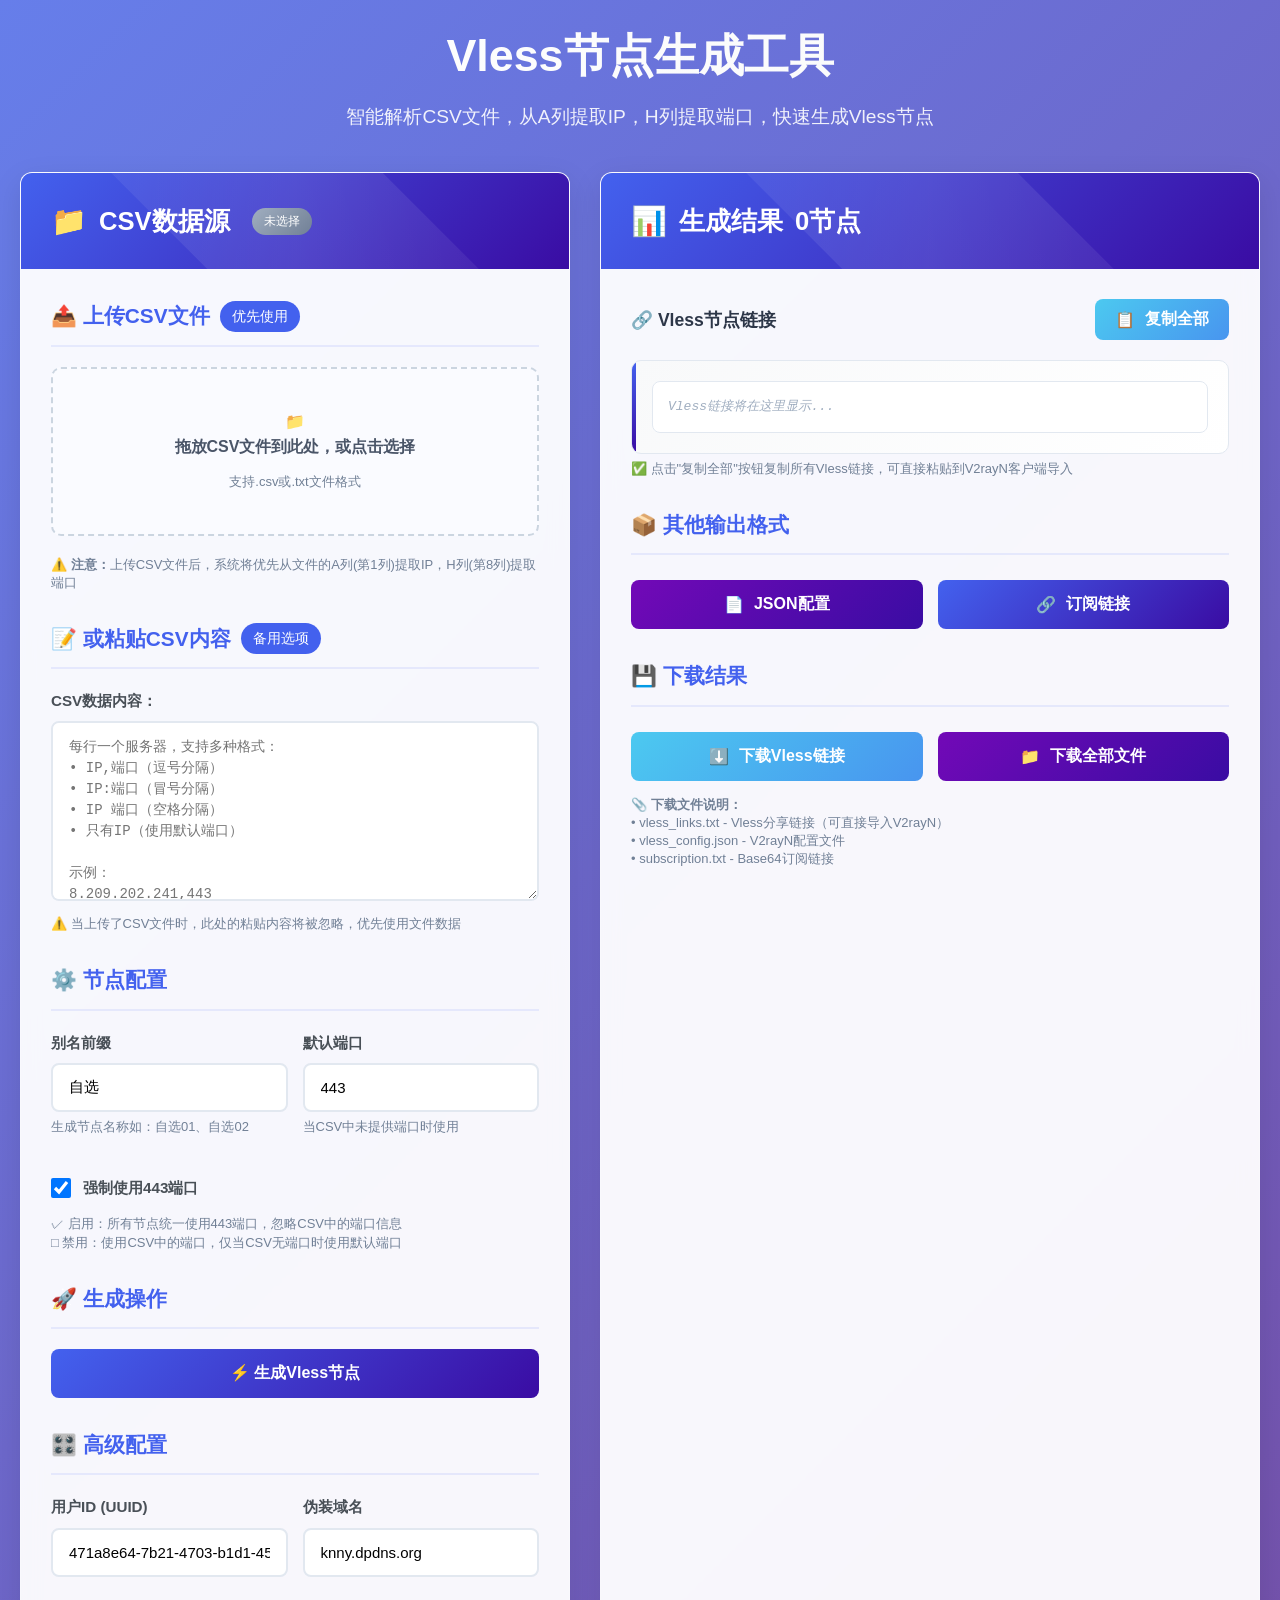
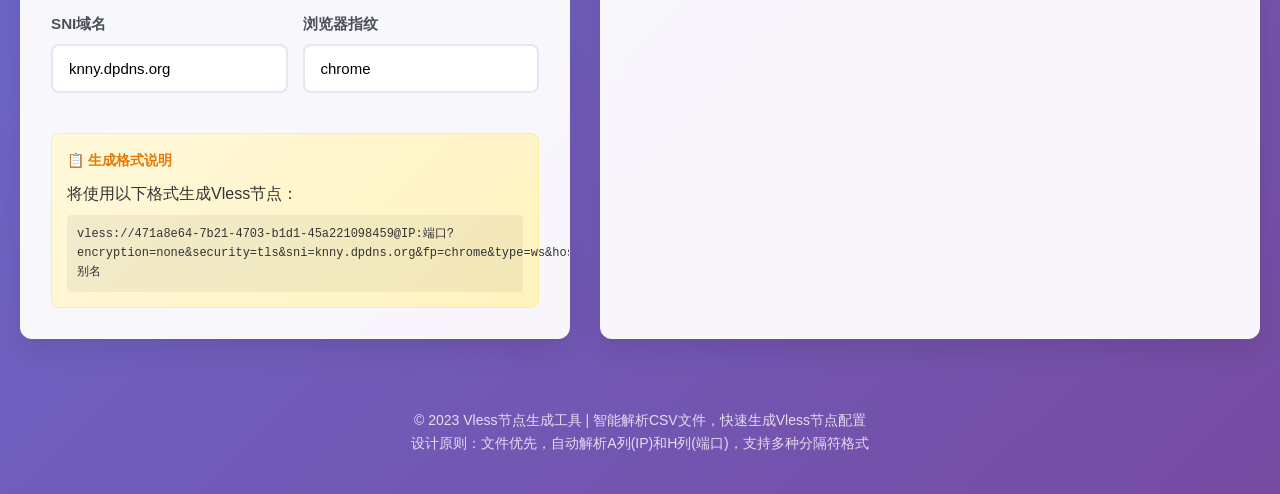
<file: old_index.html>
<!DOCTYPE html>
<html lang="zh-CN">
<head>
    <meta charset="UTF-8">
    <meta name="viewport" content="width=device-width, initial-scale=1.0">
    <title>Vless节点生成工具</title>
    <style>
        :root {
            --primary-color: #4361ee;
            --secondary-color: #3a0ca3;
            --success-color: #4cc9f0;
            --info-color: #4895ef;
            --warning-color: #f72585;
            --light-color: #f8f9fa;
            --dark-color: #212529;
            --border-radius: 12px;
            --box-shadow: 0 10px 30px rgba(0,0,0,0.1);
            --transition: all 0.3s cubic-bezier(0.4, 0, 0.2, 1);
        }

        * {
            margin: 0;
            padding: 0;
            box-sizing: border-box;
        }

        body {
            font-family: 'Inter', -apple-system, BlinkMacSystemFont, 'Segoe UI', 'Microsoft YaHei', sans-serif;
            background: linear-gradient(135deg, #667eea 0%, #764ba2 100%);
            color: #333;
            line-height: 1.6;
            min-height: 100vh;
            padding: 20px;
        }

        .container {
            max-width: 1400px;
            margin: 0 auto;
        }

        header {
            text-align: center;
            color: white;
            margin-bottom: 40px;
            animation: fadeIn 0.8s ease-out;
        }

        header h1 {
            font-size: 2.8rem;
            margin-bottom: 10px;
            font-weight: 700;
            background: linear-gradient(135deg, #fff 0%, #f8f9fa 100%);
            -webkit-background-clip: text;
            -webkit-text-fill-color: transparent;
            background-clip: text;
        }

        header p {
            font-size: 1.2rem;
            opacity: 0.9;
            max-width: 600px;
            margin: 0 auto;
        }

        .main-grid {
            display: grid;
            grid-template-columns: 1fr 1.2fr;
            gap: 30px;
            margin-bottom: 40px;
        }

        @media (max-width: 1200px) {
            .main-grid {
                grid-template-columns: 1fr;
                gap: 40px;
            }
        }

        .card {
            background: rgba(255, 255, 255, 0.95);
            backdrop-filter: blur(10px);
            border-radius: var(--border-radius);
            box-shadow: var(--box-shadow);
            overflow: hidden;
            border: 1px solid rgba(255, 255, 255, 0.2);
            animation: slideUp 0.6s ease-out;
        }

        .card:nth-child(2) {
            animation-delay: 0.2s;
        }

        .card-header {
            background: linear-gradient(135deg, var(--primary-color) 0%, var(--secondary-color) 100%);
            color: white;
            padding: 25px 30px;
            position: relative;
            overflow: hidden;
        }

        .card-header::before {
            content: '';
            position: absolute;
            top: -50%;
            left: -50%;
            width: 200%;
            height: 200%;
            background: linear-gradient(45deg, transparent, rgba(255,255,255,0.1), transparent);
            transform: rotate(45deg);
            animation: shine 3s infinite linear;
        }

        .card-header h2 {
            font-size: 1.6rem;
            font-weight: 600;
            display: flex;
            align-items: center;
            gap: 12px;
            position: relative;
        }

        .card-header .icon {
            font-size: 1.8rem;
        }

        .card-body {
            padding: 30px;
        }

        .section {
            margin-bottom: 30px;
        }

        .section:last-child {
            margin-bottom: 0;
        }

        .section-title {
            font-size: 1.3rem;
            color: var(--primary-color);
            margin-bottom: 20px;
            padding-bottom: 12px;
            border-bottom: 2px solid rgba(67, 97, 238, 0.1);
            font-weight: 600;
            display: flex;
            align-items: center;
            gap: 10px;
        }

        .section-title .badge {
            background: var(--primary-color);
            color: white;
            padding: 4px 12px;
            border-radius: 20px;
            font-size: 0.9rem;
            font-weight: 500;
        }

        .form-group {
            margin-bottom: 20px;
        }

        label {
            display: block;
            margin-bottom: 8px;
            font-weight: 600;
            color: #495057;
            font-size: 0.95rem;
        }

        input, select, textarea {
            width: 100%;
            padding: 14px 16px;
            border: 2px solid #e2e8f0;
            border-radius: 8px;
            font-size: 15px;
            transition: var(--transition);
            background: white;
        }

        input:focus, select:focus, textarea:focus {
            outline: none;
            border-color: var(--primary-color);
            box-shadow: 0 0 0 3px rgba(67, 97, 238, 0.1);
            transform: translateY(-1px);
        }

        textarea {
            min-height: 180px;
            font-family: 'Fira Code', 'Consolas', 'Monaco', monospace;
            font-size: 14px;
            resize: vertical;
            line-height: 1.5;
        }

        .checkbox-group {
            display: flex;
            align-items: center;
            gap: 12px;
            margin-bottom: 15px;
        }

        .checkbox-group input[type="checkbox"] {
            width: 20px;
            height: 20px;
            border-radius: 4px;
            cursor: pointer;
        }

        .checkbox-group label {
            margin-bottom: 0;
            font-weight: 500;
            cursor: pointer;
            user-select: none;
        }

        .btn {
            padding: 14px 28px;
            border: none;
            border-radius: 8px;
            font-size: 16px;
            font-weight: 600;
            cursor: pointer;
            transition: var(--transition);
            display: inline-flex;
            align-items: center;
            justify-content: center;
            gap: 10px;
            position: relative;
            overflow: hidden;
        }

        .btn::before {
            content: '';
            position: absolute;
            top: 50%;
            left: 50%;
            width: 0;
            height: 0;
            border-radius: 50%;
            background: rgba(255, 255, 255, 0.2);
            transform: translate(-50%, -50%);
            transition: width 0.6s, height 0.6s;
        }

        .btn:hover::before {
            width: 300px;
            height: 300px;
        }

        .btn-primary {
            background: linear-gradient(135deg, var(--primary-color) 0%, var(--secondary-color) 100%);
            color: white;
        }

        .btn-primary:hover {
            transform: translateY(-2px);
            box-shadow: 0 12px 24px rgba(67, 97, 238, 0.3);
        }

        .btn-success {
            background: linear-gradient(135deg, #4cc9f0 0%, #4895ef 100%);
            color: white;
        }

        .btn-info {
            background: linear-gradient(135deg, #7209b7 0%, #3a0ca3 100%);
            color: white;
        }

        .btn-block {
            display: block;
            width: 100%;
        }

        .file-upload-container {
            margin-bottom: 20px;
        }

        .file-upload-area {
            border: 2px dashed #cbd5e0;
            border-radius: 10px;
            padding: 40px 20px;
            text-align: center;
            cursor: pointer;
            transition: var(--transition);
            background: #fafbff;
            position: relative;
        }

        .file-upload-area:hover {
            border-color: var(--primary-color);
            background: #f0f4ff;
            transform: translateY(-2px);
        }

        .file-upload-area.dragover {
            border-color: var(--primary-color);
            background: #e8edff;
        }

        .file-upload-area i {
            font-size: 3rem;
            color: var(--primary-color);
            margin-bottom: 15px;
            opacity: 0.8;
        }

        .file-upload-area p {
            color: #4a5568;
            margin-bottom: 8px;
            font-weight: 500;
        }

        .file-upload-area small {
            color: #718096;
            font-size: 13px;
        }

        #fileInput {
            display: none;
        }

        .file-info {
            margin-top: 15px;
            padding: 15px;
            background: linear-gradient(135deg, #e8edff 0%, #f0f4ff 100%);
            border-radius: 8px;
            border: 1px solid #d1d9ff;
            display: none;
            animation: fadeIn 0.3s ease-out;
        }

        .file-info.show {
            display: block;
        }

        .file-info-content {
            display: flex;
            justify-content: space-between;
            align-items: center;
        }

        .file-info-text {
            display: flex;
            flex-direction: column;
            gap: 5px;
        }

        .file-name {
            font-weight: 600;
            color: #2d3748;
        }

        .file-size {
            font-size: 13px;
            color: #718096;
        }

        .remove-file-btn {
            background: #fed7d7;
            color: #c53030;
            border: none;
            border-radius: 6px;
            padding: 8px 16px;
            font-size: 14px;
            cursor: pointer;
            transition: var(--transition);
        }

        .remove-file-btn:hover {
            background: #feb2b2;
        }

        .result-box {
            background: linear-gradient(135deg, #f8f9fa 0%, #ffffff 100%);
            border-radius: 10px;
            padding: 20px;
            margin-top: 20px;
            border: 1px solid #e2e8f0;
            position: relative;
            overflow: hidden;
        }

        .result-box::before {
            content: '';
            position: absolute;
            top: 0;
            left: 0;
            width: 4px;
            height: 100%;
            background: linear-gradient(to bottom, var(--primary-color), var(--secondary-color));
        }

        .result-header {
            display: flex;
            justify-content: space-between;
            align-items: center;
            margin-bottom: 15px;
        }

        .result-header h3 {
            color: #2d3748;
            font-size: 1.1rem;
            font-weight: 600;
        }

        .result-content {
            max-height: 350px;
            overflow-y: auto;
            padding: 15px;
            background: white;
            border-radius: 8px;
            border: 1px solid #e2e8f0;
            font-family: 'Fira Code', 'Consolas', 'Monaco', monospace;
            font-size: 13px;
            line-height: 1.5;
            white-space: pre-wrap;
            word-break: break-all;
            color: #4a5568;
        }

        .result-content.empty {
            color: #a0aec0;
            font-style: italic;
        }

        .status-message {
            padding: 15px 20px;
            border-radius: 10px;
            margin-bottom: 20px;
            display: none;
            animation: fadeIn 0.3s ease-out;
            border-left: 4px solid transparent;
        }

        .status-success {
            background: linear-gradient(135deg, #d4edda 0%, #c3e6cb 100%);
            color: #155724;
            border-left-color: #28a745;
            display: block;
        }

        .status-error {
            background: linear-gradient(135deg, #f8d7da 0%, #f5c6cb 100%);
            color: #721c24;
            border-left-color: #dc3545;
            display: block;
        }

        .status-info {
            background: linear-gradient(135deg, #d1ecf1 0%, #bee5eb 100%);
            color: #0c5460;
            border-left-color: #17a2b8;
            display: block;
        }

        .help-text {
            font-size: 13px;
            color: #718096;
            margin-top: 6px;
            line-height: 1.4;
        }

        .format-guide {
            background: linear-gradient(135deg, #fff9db 0%, #fff3bf 100%);
            border-radius: 8px;
            padding: 15px;
            margin-top: 15px;
            border: 1px solid #ffec99;
        }

        .format-guide h4 {
            color: #e67700;
            margin-bottom: 10px;
            font-size: 14px;
        }

        .format-guide ul {
            padding-left: 20px;
            margin-bottom: 10px;
        }

        .format-guide li {
            color: #5c3c00;
            margin-bottom: 5px;
            font-size: 13px;
        }

        .config-row {
            display: grid;
            grid-template-columns: repeat(auto-fit, minmax(200px, 1fr));
            gap: 15px;
            margin-bottom: 20px;
        }

        .action-buttons {
            display: grid;
            grid-template-columns: repeat(2, 1fr);
            gap: 15px;
            margin-top: 25px;
        }

        .footer {
            text-align: center;
            color: rgba(255, 255, 255, 0.8);
            margin-top: 50px;
            padding: 20px;
            font-size: 14px;
        }

        .footer a {
            color: white;
            text-decoration: none;
        }

        .footer a:hover {
            text-decoration: underline;
        }

        /* 动画 */
        @keyframes fadeIn {
            from { opacity: 0; }
            to { opacity: 1; }
        }

        @keyframes slideUp {
            from { 
                opacity: 0;
                transform: translateY(30px);
            }
            to { 
                opacity: 1;
                transform: translateY(0);
            }
        }

        @keyframes shine {
            0% { transform: translateX(-100%) translateY(-100%) rotate(45deg); }
            100% { transform: translateX(100%) translateY(100%) rotate(45deg); }
        }

        /* 滚动条样式 */
        ::-webkit-scrollbar {
            width: 8px;
            height: 8px;
        }

        ::-webkit-scrollbar-track {
            background: #f1f1f1;
            border-radius: 4px;
        }

        ::-webkit-scrollbar-thumb {
            background: linear-gradient(135deg, var(--primary-color), var(--secondary-color));
            border-radius: 4px;
        }

        ::-webkit-scrollbar-thumb:hover {
            background: linear-gradient(135deg, var(--secondary-color), var(--primary-color));
        }

        /* 响应式调整 */
        @media (max-width: 768px) {
            .main-grid {
                gap: 30px;
            }
            
            .card-body {
                padding: 20px;
            }
            
            .action-buttons {
                grid-template-columns: 1fr;
            }
            
            header h1 {
                font-size: 2.2rem;
            }
            
            header p {
                font-size: 1rem;
            }
        }

        @media (max-width: 480px) {
            body {
                padding: 15px;
            }
            
            .config-row {
                grid-template-columns: 1fr;
            }
            
            .result-content {
                font-size: 12px;
            }
        }

        .loading {
            display: none;
            text-align: center;
            padding: 20px;
        }

        .loading-spinner {
            width: 40px;
            height: 40px;
            border: 3px solid #f3f3f3;
            border-top: 3px solid var(--primary-color);
            border-radius: 50%;
            animation: spin 1s linear infinite;
            margin: 0 auto 15px;
        }

        @keyframes spin {
            0% { transform: rotate(0deg); }
            100% { transform: rotate(360deg); }
        }

        .source-badge {
            display: inline-block;
            background: linear-gradient(135deg, #ff6b6b, #ff8e8e);
            color: white;
            padding: 4px 12px;
            border-radius: 20px;
            font-size: 12px;
            font-weight: 500;
            margin-left: 10px;
        }
    </style>
</head>
<body>
    <div class="container">
        <header>
            <h1>Vless节点生成工具</h1>
            <p>智能解析CSV文件，从A列提取IP，H列提取端口，快速生成Vless节点</p>
        </header>

        <div class="main-grid">
            <!-- 左侧：数据输入和配置 -->
            <div class="card">
                <div class="card-header">
                    <h2>
                        <span class="icon">📁</span>
                        CSV数据源
                        <span id="sourceBadge" class="source-badge">未选择</span>
                    </h2>
                </div>
                <div class="card-body">
                    <div class="section">
                        <div class="section-title">
                            <span>📤 上传CSV文件</span>
                            <span class="badge">优先使用</span>
                        </div>
                        
                        <div class="file-upload-container">
                            <div class="file-upload-area" id="dropArea">
                                <div class="icon">📁</div>
                                <p><strong>拖放CSV文件到此处，或点击选择</strong></p>
                                <small>支持.csv或.txt文件格式</small>
                                <input type="file" id="fileInput" accept=".csv,.txt">
                            </div>
                            
                            <div id="fileInfo" class="file-info">
                                <div class="file-info-content">
                                    <div class="file-info-text">
                                        <span id="fileName" class="file-name"></span>
                                        <span id="fileSize" class="file-size"></span>
                                    </div>
                                    <button type="button" id="removeFileBtn" class="remove-file-btn">
                                        移除文件
                                    </button>
                                </div>
                            </div>
                        </div>
                        
                        <div class="help-text">
                            <strong>⚠️ 注意：</strong>上传CSV文件后，系统将优先从文件的A列(第1列)提取IP，H列(第8列)提取端口
                        </div>
                    </div>

                    <div class="section">
                        <div class="section-title">
                            <span>📝 或粘贴CSV内容</span>
                            <span class="badge">备用选项</span>
                        </div>
                        
                        <div class="form-group">
                            <label for="csvInput">CSV数据内容：</label>
                            <textarea id="csvInput" placeholder="每行一个服务器，支持多种格式：
• IP,端口（逗号分隔）
• IP:端口（冒号分隔）
• IP 端口（空格分隔）
• 只有IP（使用默认端口）

示例：
8.209.202.241,443
104.238.162.245:8080
45.76.123.234 8443
108.61.123.45"></textarea>
                            <div class="help-text">
                                ⚠️ 当上传了CSV文件时，此处的粘贴内容将被忽略，优先使用文件数据
                            </div>
                        </div>
                    </div>

                    <div class="section">
                        <div class="section-title">
                            <span>⚙️ 节点配置</span>
                        </div>
                        
                        <div class="config-row">
                            <div class="form-group">
                                <label for="remarksPrefix">别名前缀</label>
                                <input type="text" id="remarksPrefix" value="自选" placeholder="如：自选">
                                <div class="help-text">生成节点名称如：自选01、自选02</div>
                            </div>
                            
                            <div class="form-group">
                                <label for="defaultPort">默认端口</label>
                                <input type="number" id="defaultPort" value="443" min="1" max="65535">
                                <div class="help-text">当CSV中未提供端口时使用</div>
                            </div>
                        </div>
                        
                        <div class="checkbox-group">
                            <input type="checkbox" id="forcePort443" checked>
                            <label for="forcePort443"><strong>强制使用443端口</strong></label>
                        </div>
                        <div class="help-text">
                            ✓ 启用：所有节点统一使用443端口，忽略CSV中的端口信息<br>
                            □ 禁用：使用CSV中的端口，仅当CSV无端口时使用默认端口
                        </div>
                    </div>

                    <div class="section">
                        <div class="section-title">
                            <span>🚀 生成操作</span>
                        </div>
                        
                        <button id="generateBtn" class="btn btn-primary btn-block">
                            <span>⚡</span> 生成Vless节点
                        </button>
                        
                        <div class="loading" id="loading">
                            <div class="loading-spinner"></div>
                            <p>正在处理数据，请稍候...</p>
                        </div>
                        
                        <div id="status" class="status-message"></div>
                    </div>

                    <div class="section">
                        <div class="section-title">
                            <span>🎛️ 高级配置</span>
                        </div>
                        
                        <div class="config-row">
                            <div class="form-group">
                                <label for="uuid">用户ID (UUID)</label>
                                <input type="text" id="uuid" value="471a8e64-7b21-4703-b1d1-45a221098459">
                            </div>
                            
                            <div class="form-group">
                                <label for="host">伪装域名</label>
                                <input type="text" id="host" value="knny.dpdns.org">
                            </div>
                            
                            <div class="form-group">
                                <label for="sni">SNI域名</label>
                                <input type="text" id="sni" value="knny.dpdns.org">
                            </div>
                            
                            <div class="form-group">
                                <label for="fp">浏览器指纹</label>
                                <input type="text" id="fp" value="chrome">
                            </div>
                        </div>
                        
                        <div class="format-guide">
                            <h4>📋 生成格式说明</h4>
                            <p>将使用以下格式生成Vless节点：</p>
                            <code style="font-size: 12px; display: block; margin-top: 8px; background: rgba(0,0,0,0.05); padding: 10px; border-radius: 4px;">
vless://471a8e64-7b21-4703-b1d1-45a221098459@IP:端口?encryption=none&security=tls&sni=knny.dpdns.org&fp=chrome&type=ws&host=knny.dpdns.org&path=%2F#别名
                            </code>
                        </div>
                    </div>
                </div>
            </div>

            <!-- 右侧：结果输出 -->
            <div class="card">
                <div class="card-header">
                    <h2>
                        <span class="icon">📊</span>
                        生成结果
                        <span id="resultCount" class="badge">0节点</span>
                    </h2>
                </div>
                <div class="card-body">
                    <div class="section">
                        <div class="result-header">
                            <h3>🔗 Vless节点链接</h3>
                            <button id="copyVlessBtn" class="btn btn-success" style="padding: 10px 20px;">
                                <span>📋</span> 复制全部
                            </button>
                        </div>
                        <div class="result-box">
                            <div id="vless-links" class="result-content empty">Vless链接将在这里显示...</div>
                        </div>
                        <div class="help-text">
                            ✅ 点击"复制全部"按钮复制所有Vless链接，可直接粘贴到V2rayN客户端导入
                        </div>
                    </div>

                    <div class="section">
                        <div class="section-title">
                            <span>📦 其他输出格式</span>
                        </div>
                        
                        <div class="action-buttons">
                            <button id="showJsonBtn" class="btn btn-info">
                                <span>📄</span> JSON配置
                            </button>
                            <button id="showSubBtn" class="btn btn-primary">
                                <span>🔗</span> 订阅链接
                            </button>
                        </div>
                    </div>

                    <div class="section">
                        <div class="section-title">
                            <span>💾 下载结果</span>
                        </div>
                        
                        <div class="action-buttons">
                            <button id="downloadVlessBtn" class="btn btn-success">
                                <span>⬇️</span> 下载Vless链接
                            </button>
                            <button id="downloadAllBtn" class="btn btn-info">
                                <span>📁</span> 下载全部文件
                            </button>
                        </div>
                        
                        <div class="help-text" style="margin-top: 15px;">
                            <strong>📎 下载文件说明：</strong><br>
                            • vless_links.txt - Vless分享链接（可直接导入V2rayN）<br>
                            • vless_config.json - V2rayN配置文件<br>
                            • subscription.txt - Base64订阅链接
                        </div>
                    </div>

                    <div class="section" id="jsonSection" style="display: none;">
                        <div class="result-header">
                            <h3>📄 JSON配置</h3>
                            <button id="copyJsonBtn" class="btn btn-success" style="padding: 10px 20px;">
                                <span>📋</span> 复制
                            </button>
                        </div>
                        <div class="result-box">
                            <div id="json-output" class="result-content"></div>
                        </div>
                    </div>

                    <div class="section" id="subSection" style="display: none;">
                        <div class="result-header">
                            <h3>🔗 Base64订阅链接</h3>
                            <button id="copySubBtn" class="btn btn-success" style="padding: 10px 20px;">
                                <span>📋</span> 复制
                            </button>
                        </div>
                        <div class="result-box">
                            <div id="subscription" class="result-content"></div>
                        </div>
                        <div class="help-text">
                            <strong>🎯 使用方法：</strong><br>
                            1. 复制上面的Base64内容<br>
                            2. 在V2rayN客户端中点击"订阅"→"订阅设置"<br>
                            3. 添加新订阅，粘贴此Base64内容作为订阅地址<br>
                            4. 更新订阅即可导入所有节点
                        </div>
                    </div>
                </div>
            </div>
        </div>

        <div class="footer">
            <p>© 2023 Vless节点生成工具 | 智能解析CSV文件，快速生成Vless节点配置</p>
            <p>设计原则：文件优先，自动解析A列(IP)和H列(端口)，支持多种分隔符格式</p>
        </div>
    </div>

    <script>
        // 全局变量
        let generatedData = {
            vlessLinks: [],
            jsonConfig: [],
            subscription: '',
            nodesCount: 0,
            currentSource: 'none', // 'file', 'paste', 'none'
            currentFileName: ''
        };

        // 页面加载完成
        document.addEventListener('DOMContentLoaded', function() {
            // 初始化事件监听
            initEventListeners();
            
            // 初始化拖放功能
            initDragDrop();
            
            // 更新UI状态
            updateSourceBadge();
            updateResultCount();
        });

        // 初始化事件监听
        function initEventListeners() {
            // 文件选择
            document.getElementById('fileInput').addEventListener('change', handleFileSelect);
            
            // 移除文件按钮
            document.getElementById('removeFileBtn').addEventListener('click', removeSelectedFile);
            
            // 生成按钮
            document.getElementById('generateBtn').addEventListener('click', generateVless);
            
            // 复制按钮
            document.getElementById('copyVlessBtn').addEventListener('click', () => copyToClipboard('vless'));
            document.getElementById('copyJsonBtn').addEventListener('click', () => copyToClipboard('json'));
            document.getElementById('copySubBtn').addEventListener('click', () => copyToClipboard('subscription'));
            
            // 显示其他格式
            document.getElementById('showJsonBtn').addEventListener('click', () => toggleSection('jsonSection'));
            document.getElementById('showSubBtn').addEventListener('click', () => toggleSection('subSection'));
            
            // 下载按钮
            document.getElementById('downloadVlessBtn').addEventListener('click', downloadVlessLinks);
            document.getElementById('downloadAllBtn').addEventListener('click', downloadAll);
            
            // 防抖自动生成
            let debounceTimer;
            document.getElementById('csvInput').addEventListener('input', function() {
                clearTimeout(debounceTimer);
                debounceTimer = setTimeout(() => {
                    // 只有当没有选择文件时才自动生成
                    if (generatedData.currentSource !== 'file') {
                        generateVless();
                    }
                }, 1000);
            });
        }

        // 初始化拖放功能
        function initDragDrop() {
            const dropArea = document.getElementById('dropArea');
            
            // 防止默认拖放行为
            ['dragenter', 'dragover', 'dragleave', 'drop'].forEach(eventName => {
                dropArea.addEventListener(eventName, preventDefaults, false);
                document.body.addEventListener(eventName, preventDefaults, false);
            });
            
            // 高亮拖放区域
            ['dragenter', 'dragover'].forEach(eventName => {
                dropArea.addEventListener(eventName, highlight, false);
            });
            
            ['dragleave', 'drop'].forEach(eventName => {
                dropArea.addEventListener(eventName, unhighlight, false);
            });
            
            // 处理文件放置
            dropArea.addEventListener('drop', handleDrop, false);
            
            // 点击选择文件
            dropArea.addEventListener('click', () => {
                document.getElementById('fileInput').click();
            });
            
            function preventDefaults(e) {
                e.preventDefault();
                e.stopPropagation();
            }
            
            function highlight() {
                dropArea.classList.add('dragover');
            }
            
            function unhighlight() {
                dropArea.classList.remove('dragover');
            }
            
            function handleDrop(e) {
                const dt = e.dataTransfer;
                const files = dt.files;
                
                if (files.length > 0) {
                    handleFile(files[0]);
                }
            }
        }

        // 处理文件
        function handleFile(file) {
            if (!file.name.match(/\.(csv|txt)$/i)) {
                showStatus('错误: 请选择CSV或TXT文件！', 'error');
                return;
            }
            
            const reader = new FileReader();
            reader.onload = function(e) {
                // 保存文件信息
                generatedData.currentSource = 'file';
                generatedData.currentFileName = file.name;
                
                // 更新UI
                document.getElementById('fileName').textContent = file.name;
                document.getElementById('fileSize').textContent = formatFileSize(file.size);
                document.getElementById('fileInfo').classList.add('show');
                
                // 清空输入框并禁用（避免混淆）
                document.getElementById('csvInput').value = '';
                document.getElementById('csvInput').placeholder = `已选择文件: ${file.name}\n文件内容已加载，优先使用文件数据。`;
                
                // 更新源标签
                updateSourceBadge();
                
                // 显示成功消息
                showStatus(`已加载文件: ${file.name}，将从A列提取IP，H列提取端口`, 'success');
                
                // 自动生成
                setTimeout(() => {
                    generateVless();
                }, 500);
            };
            
            reader.onerror = function() {
                showStatus('错误: 读取文件失败！', 'error');
            };
            
            reader.readAsText(file, 'UTF-8');
        }

        // 处理文件选择
        function handleFileSelect(event) {
            const file = event.target.files[0];
            if (file) {
                handleFile(file);
            }
        }

        // 移除选择的文件
        function removeSelectedFile() {
            generatedData.currentSource = 'none';
            generatedData.currentFileName = '';
            
            // 更新UI
            document.getElementById('fileInfo').classList.remove('show');
            document.getElementById('fileInput').value = '';
            document.getElementById('csvInput').placeholder = '每行一个服务器，支持多种格式：\n• IP,端口（逗号分隔）\n• IP:端口（冒号分隔）\n• IP 端口（空格分隔）\n• 只有IP（使用默认端口）';
            
            // 更新源标签
            updateSourceBadge();
            
            showStatus('已移除文件，将使用粘贴的CSV内容', 'info');
        }

        // 更新源标签
        function updateSourceBadge() {
            const badge = document.getElementById('sourceBadge');
            
            switch(generatedData.currentSource) {
                case 'file':
                    badge.textContent = `文件: ${generatedData.currentFileName}`;
                    badge.style.background = 'linear-gradient(135deg, #4cc9f0, #4895ef)';
                    break;
                case 'paste':
                    badge.textContent = '粘贴内容';
                    badge.style.background = 'linear-gradient(135deg, #7209b7, #3a0ca3)';
                    break;
                default:
                    badge.textContent = '未选择';
                    badge.style.background = 'linear-gradient(135deg, #a0aec0, #718096)';
            }
        }

        // 更新结果计数
        function updateResultCount() {
            const count = generatedData.nodesCount;
            const badge = document.getElementById('resultCount');
            badge.textContent = `${count}节点`;
        }

        // 生成Vless节点
        async function generateVless() {
            try {
                // 显示加载状态
                showLoading(true);
                
                // 获取配置
                const config = getConfig();
                
                // 验证UUID
                if (!isValidUUID(config.uuid)) {
                    showStatus('错误: UUID格式不正确！', 'error');
                    showLoading(false);
                    return;
                }
                
                // 根据当前源获取数据
                let csvData = '';
                
                if (generatedData.currentSource === 'file') {
                    // 从文件获取数据
                    const fileInput = document.getElementById('fileInput');
                    if (fileInput.files.length === 0) {
                        showStatus('错误: 文件未选择！', 'error');
                        showLoading(false);
                        return;
                    }
                    
                    csvData = await readFileAsText(fileInput.files[0]);
                    generatedData.currentSource = 'file';
                } else {
                    // 从输入框获取数据
                    csvData = document.getElementById('csvInput').value.trim();
                    if (!csvData) {
                        showStatus('错误: 请输入CSV数据或选择CSV文件', 'error');
                        showLoading(false);
                        return;
                    }
                    generatedData.currentSource = 'paste';
                }
                
                // 更新源标签
                updateSourceBadge();
                
                // 处理CSV数据
                if (generatedData.currentSource === 'file') {
                    // 文件模式：从A列(0)和H列(7)提取
                    processCSVFromFile(csvData, config);
                } else {
                    // 粘贴模式：支持多种分隔符
                    processCSVFromText(csvData, config);
                }
                
            } catch (error) {
                showStatus('错误: ' + error.message, 'error');
                console.error(error);
                showLoading(false);
            }
        }

        // 读取文件为文本
        function readFileAsText(file) {
            return new Promise((resolve, reject) => {
                const reader = new FileReader();
                reader.onload = (e) => resolve(e.target.result);
                reader.onerror = (e) => reject(new Error('读取文件失败'));
                reader.readAsText(file, 'UTF-8');
            });
        }

        // 获取配置
        function getConfig() {
            return {
                uuid: document.getElementById('uuid').value.trim(),
                host: document.getElementById('host').value.trim(),
                sni: document.getElementById('sni').value.trim(),
                fp: document.getElementById('fp').value.trim(),
                forcePort443: document.getElementById('forcePort443').checked,
                defaultPort: parseInt(document.getElementById('defaultPort').value) || 443,
                remarksPrefix: document.getElementById('remarksPrefix').value.trim() || '自选'
            };
        }

        // 处理来自文件的CSV数据（A列和H列）
        function processCSVFromFile(csvData, config) {
            try {
                // 清空数据
                generatedData.vlessLinks = [];
                generatedData.jsonConfig = [];
                
                // 解析CSV行
                const lines = csvData.split(/\r?\n/);
                let nodesCount = 0;
                
                for (let i = 0; i < lines.length; i++) {
                    const line = lines[i].trim();
                    if (!line || line.startsWith('#')) continue;
                    
                    // 解析CSV行（支持逗号分隔和引号）
                    const columns = parseCSVLine(line);
                    
                    // 从A列(索引0)获取IP
                    let ip = columns[0] || '';
                    
                    // 验证IP
                    if (!isValidIP(ip)) {
                        // 如果不是有效的IP，尝试检查是否有其他列包含IP
                        for (let j = 0; j < columns.length; j++) {
                            if (isValidIP(columns[j])) {
                                ip = columns[j];
                                break;
                            }
                        }
                        
                        if (!isValidIP(ip)) {
                            console.warn(`跳过无效的IP: ${ip} (行 ${i+1})`);
                            continue;
                        }
                    }
                    
                    // 从H列(索引7)获取端口
                    let port = config.defaultPort;
                    if (!config.forcePort443 && columns.length > 7) {
                        const portStr = columns[7];
                        if (portStr && !isNaN(portStr) && parseInt(portStr) >= 1 && parseInt(portStr) <= 65535) {
                            port = parseInt(portStr);
                        }
                    }
                    
                    // 如果强制443端口
                    if (config.forcePort443) {
                        port = 443;
                    }
                    
                    // 生成节点
                    const nodeIndex = nodesCount + 1;
                    const remarks = `${config.remarksPrefix}${nodeIndex.toString().padStart(2, '0')}`;
                    
                    // 生成Vless链接
                    const vlessLink = generateVlessLink(ip, port, config, remarks);
                    generatedData.vlessLinks.push(vlessLink);
                    
                    // 生成JSON配置
                    const jsonNode = generateJsonConfig(ip, port, config, remarks);
                    generatedData.jsonConfig.push(jsonNode);
                    
                    nodesCount++;
                }
                
                if (nodesCount === 0) {
                    showStatus('错误: 未找到有效的IP地址！请检查CSV文件格式', 'error');
                    showLoading(false);
                    return;
                }
                
                // 更新数据
                generatedData.nodesCount = nodesCount;
                
                // 显示结果
                displayResults();
                
                // 生成订阅
                generateSubscription();
                
                // 更新UI
                updateResultCount();
                
                // 显示成功消息
                const sourceText = generatedData.currentSource === 'file' ? 'CSV文件' : '粘贴内容';
                showStatus(`✅ 成功从${sourceText}生成 ${nodesCount} 个Vless节点！`, 'success');
                
            } catch (error) {
                showStatus('解析CSV数据时出错: ' + error.message, 'error');
                console.error(error);
            } finally {
                showLoading(false);
            }
        }

        // 处理来自粘贴文本的CSV数据（多种分隔符）
        function processCSVFromText(csvData, config) {
            try {
                // 清空数据
                generatedData.vlessLinks = [];
                generatedData.jsonConfig = [];
                
                // 解析行
                const lines = csvData.split('\n');
                let nodesCount = 0;
                
                for (let i = 0; i < lines.length; i++) {
                    const line = lines[i].trim();
                    if (!line || line.startsWith('#')) continue;
                    
                    let ip = '', port = config.defaultPort;
                    
                    // 尝试多种分隔符
                    if (line.includes(',')) {
                        // 逗号分隔
                        const parts = line.split(',').map(p => p.trim());
                        ip = parts[0];
                        if (parts.length > 1 && !config.forcePort443) {
                            const portNum = parseInt(parts[1]);
                            if (!isNaN(portNum) && portNum >= 1 && portNum <= 65535) {
                                port = portNum;
                            }
                        }
                    } else if (line.includes(':')) {
                        // 冒号分隔
                        const parts = line.split(':').map(p => p.trim());
                        ip = parts[0];
                        if (parts.length > 1 && !config.forcePort443) {
                            const portNum = parseInt(parts[1]);
                            if (!isNaN(portNum) && portNum >= 1 && portNum <= 65535) {
                                port = portNum;
                            }
                        }
                    } else {
                        // 空格分隔或只有IP
                        const parts = line.split(/\s+/).map(p => p.trim());
                        ip = parts[0];
                        if (parts.length > 1 && !config.forcePort443) {
                            const portNum = parseInt(parts[1]);
                            if (!isNaN(portNum) && portNum >= 1 && portNum <= 65535) {
                                port = portNum;
                            }
                        }
                    }
                    
                    // 验证IP
                    if (!isValidIP(ip)) {
                        console.warn(`跳过无效的IP: ${ip} (行 ${i+1})`);
                        continue;
                    }
                    
                    // 如果强制443端口
                    if (config.forcePort443) {
                        port = 443;
                    }
                    
                    // 生成节点
                    const nodeIndex = nodesCount + 1;
                    const remarks = `${config.remarksPrefix}${nodeIndex.toString().padStart(2, '0')}`;
                    
                    // 生成Vless链接
                    const vlessLink = generateVlessLink(ip, port, config, remarks);
                    generatedData.vlessLinks.push(vlessLink);
                    
                    // 生成JSON配置
                    const jsonNode = generateJsonConfig(ip, port, config, remarks);
                    generatedData.jsonConfig.push(jsonNode);
                    
                    nodesCount++;
                }
                
                if (nodesCount === 0) {
                    showStatus('错误: 未找到有效的IP地址！', 'error');
                    showLoading(false);
                    return;
                }
                
                // 更新数据
                generatedData.nodesCount = nodesCount;
                
                // 显示结果
                displayResults();
                
                // 生成订阅
                generateSubscription();
                
                // 更新UI
                updateResultCount();
                
                // 显示成功消息
                showStatus(`✅ 成功从粘贴内容生成 ${nodesCount} 个Vless节点！`, 'success');
                
            } catch (error) {
                showStatus('解析CSV数据时出错: ' + error.message, 'error');
                console.error(error);
            } finally {
                showLoading(false);
            }
        }

        // 解析CSV行（处理引号）
        function parseCSVLine(line) {
            const result = [];
            let current = '';
            let inQuotes = false;
            
            for (let i = 0; i < line.length; i++) {
                const char = line[i];
                const nextChar = line[i + 1];
                
                if (char === '"' && !inQuotes) {
                    inQuotes = true;
                } else if (char === '"' && inQuotes && nextChar === '"') {
                    current += '"';
                    i++; // 跳过下一个引号
                } else if (char === '"' && inQuotes) {
                    inQuotes = false;
                } else if (char === ',' && !inQuotes) {
                    result.push(current.trim());
                    current = '';
                } else {
                    current += char;
                }
            }
            
            result.push(current.trim());
            return result;
        }

        // 生成Vless链接
        function generateVlessLink(ip, port, config, remarks) {
            const params = [
                'encryption=none',
                'security=tls',
                `sni=${encodeURIComponent(config.sni)}`,
                `fp=${config.fp}`,
                'type=ws',
                `host=${encodeURIComponent(config.host)}`,
                'path=%2F',
                'alpn=h2%2Chttp%2F1.1'
            ];
            
            return `vless://${config.uuid}@${ip}:${port}?${params.join('&')}#${encodeURIComponent(remarks)}`;
        }

        // 生成JSON配置
        function generateJsonConfig(ip, port, config, remarks) {
            return {
                "v": "2",
                "ps": remarks,
                "add": ip,
                "port": port.toString(),
                "id": config.uuid,
                "aid": "0",
                "scy": "none",
                "net": "ws",
                "type": "none",
                "host": config.host,
                "path": "/",
                "tls": "tls",
                "sni": config.sni,
                "alpn": "h2,http/1.1",
                "fp": config.fp,
                "flow": ""
            };
        }

        // 显示结果
        function displayResults() {
            const vlessLinksEl = document.getElementById('vless-links');
            
            if (generatedData.vlessLinks.length > 0) {
                vlessLinksEl.textContent = generatedData.vlessLinks.join('\n\n');
                vlessLinksEl.classList.remove('empty');
            } else {
                vlessLinksEl.textContent = 'Vless链接将在这里显示...';
                vlessLinksEl.classList.add('empty');
            }
            
            // 更新JSON显示
            const jsonOutputEl = document.getElementById('json-output');
            jsonOutputEl.textContent = JSON.stringify(generatedData.jsonConfig, null, 2);
        }

        // 生成订阅
        function generateSubscription() {
            if (generatedData.vlessLinks.length > 0) {
                const vlessLinksText = generatedData.vlessLinks.join('\n');
                // Base64编码
                const base64 = btoa(unescape(encodeURIComponent(vlessLinksText)));
                generatedData.subscription = base64;
                
                const subscriptionEl = document.getElementById('subscription');
                subscriptionEl.textContent = base64;
            }
        }

        // 显示/隐藏加载状态
        function showLoading(show) {
            const loadingEl = document.getElementById('loading');
            loadingEl.style.display = show ? 'block' : 'none';
        }

        // 切换部分显示
        function toggleSection(sectionId) {
            const section = document.getElementById(sectionId);
            if (section.style.display === 'none') {
                section.style.display = 'block';
                section.scrollIntoView({ behavior: 'smooth', block: 'nearest' });
            } else {
                section.style.display = 'none';
            }
        }

        // 复制到剪贴板
        function copyToClipboard(type) {
            let text = '';
            
            switch(type) {
                case 'vless':
                    text = generatedData.vlessLinks.join('\n');
                    break;
                case 'json':
                    text = JSON.stringify(generatedData.jsonConfig, null, 2);
                    break;
                case 'subscription':
                    text = generatedData.subscription;
                    break;
            }
            
            if (!text || (type === 'vless' && generatedData.vlessLinks.length === 0)) {
                showStatus('错误: 没有可复制的内容', 'error');
                return;
            }
            
            // 使用现代API
            if (navigator.clipboard && navigator.clipboard.writeText) {
                navigator.clipboard.writeText(text).then(() => {
                    showStatus('✅ 已复制到剪贴板！', 'success');
                }).catch(err => {
                    copyTextFallback(text);
                });
            } else {
                copyTextFallback(text);
            }
        }

        // 备用复制方法
        function copyTextFallback(text) {
            const textArea = document.createElement('textarea');
            textArea.value = text;
            textArea.style.position = 'fixed';
            textArea.style.left = '-999999px';
            textArea.style.top = '-999999px';
            document.body.appendChild(textArea);
            textArea.focus();
            textArea.select();
            
            try {
                const successful = document.execCommand('copy');
                if (successful) {
                    showStatus('✅ 已复制到剪贴板！', 'success');
                } else {
                    showStatus('错误: 复制失败，请手动复制', 'error');
                }
            } catch (err) {
                showStatus('错误: 复制失败，请手动复制', 'error');
            }
            
            document.body.removeChild(textArea);
        }

        // 下载Vless链接
        function downloadVlessLinks() {
            if (generatedData.vlessLinks.length === 0) {
                showStatus('错误: 请先生成Vless节点！', 'error');
                return;
            }
            
            const timestamp = new Date().toISOString().slice(0, 19).replace(/[:]/g, '-');
            const content = generatedData.vlessLinks.join('\n');
            downloadFile(content, `vless_links_${timestamp}.txt`);
            showStatus('✅ 已下载Vless链接文件', 'success');
        }

        // 下载全部文件
        function downloadAll() {
            if (generatedData.vlessLinks.length === 0) {
                showStatus('错误: 请先生成Vless节点！', 'error');
                return;
            }
            
            const timestamp = new Date().toISOString().slice(0, 19).replace(/[:]/g, '-');
            
            // 下载Vless链接
            downloadFile(generatedData.vlessLinks.join('\n'), `vless_links_${timestamp}.txt`);
            
            // 下载JSON配置
            downloadFile(JSON.stringify(generatedData.jsonConfig, null, 2), `vless_config_${timestamp}.json`, 'application/json');
            
            // 下载订阅链接
            if (generatedData.subscription) {
                downloadFile(generatedData.subscription, `subscription_${timestamp}.txt`);
            }
            
            showStatus('✅ 所有文件下载完成！', 'success');
        }

        // 下载文件
        function downloadFile(content, filename, type = 'text/plain') {
            const blob = new Blob([content], { type });
            const url = URL.createObjectURL(blob);
            const a = document.createElement('a');
            a.href = url;
            a.download = filename;
            document.body.appendChild(a);
            a.click();
            document.body.removeChild(a);
            URL.revokeObjectURL(url);
        }

        // 验证UUID
        function isValidUUID(uuid) {
            const uuidRegex = /^[0-9a-f]{8}-[0-9a-f]{4}-[0-9a-f]{4}-[0-9a-f]{4}-[0-9a-f]{12}$/i;
            return uuidRegex.test(uuid);
        }

        // 验证IP地址
        function isValidIP(ip) {
            const ipv4Regex = /^(?:(?:25[0-5]|2[0-4][0-9]|[01]?[0-9][0-9]?)\.){3}(?:25[0-5]|2[0-4][0-9]|[01]?[0-9][0-9]?)$/;
            return ipv4Regex.test(ip);
        }

        // 显示状态消息
        function showStatus(message, type) {
            const statusEl = document.getElementById('status');
            statusEl.textContent = message;
            statusEl.className = `status-message status-${type}`;
            
            // 自动隐藏
            if (type === 'success' || type === 'info') {
                setTimeout(() => {
                    statusEl.style.display = 'none';
                }, 4000);
            }
        }

        // 格式化文件大小
        function formatFileSize(bytes) {
            if (bytes === 0) return '0 Bytes';
            
            const k = 1024;
            const sizes = ['Bytes', 'KB', 'MB', 'GB'];
            const i = Math.floor(Math.log(bytes) / Math.log(k));
            
            return parseFloat((bytes / Math.pow(k, i)).toFixed(2)) + ' ' + sizes[i];
        }
    </script>
</body>
</html>
</file>
<file: style.css>
:root {
  --primary-color: #4a56d2;
  --secondary-color: #3f4bbf;
  --btn-blue-start: #5d6de0;
  --btn-blue-end: #4a56d2;
  --btn-green-start: #48bb78;
  --btn-green-end: #38a169;
  --btn-cyan-start: #3a8fd9;
  --btn-cyan-end: #2f7ec7;
  --btn-orange-start: #ed8936;
  --btn-orange-end: #dd6b20;
  --btn-red-start: #e0559c;
  --btn-red-end: #ce4a8c;
  --success-color: #2da69a;
  --info-color: #3a8fd9;
  --warning-color: #e0559c;
  --github-color: #2d3748;
  --light-color: #f7fafc;
  --border-radius: 8px;
  --box-shadow: 0 4px 6px rgba(0, 0, 0, 0.1);
  --transition: all 0.2s cubic-bezier(0.4, 0, 0.2, 1);
  --card-bg: rgba(255, 255, 255, 0.98);
  --sidebar-width: 50%;
}

* {
  margin: 0;
  padding: 0;
  box-sizing: border-box;
}

body {
  font-family:
    "Inter",
    -apple-system,
    BlinkMacSystemFont,
    "Segoe UI",
    "Microsoft YaHei",
    sans-serif;
  background: linear-gradient(135deg, #5d6de0 0%, #6a4fa3 100%);
  color: #2d3748;
  line-height: 1.4;
  min-height: 100vh;
  padding: 18px;
  font-size: 15px;
}

.container {
  max-width: 1650px;
  margin: 0 auto;
  position: relative;
}

/* 顶部信息提示条 */
.header-info {
  text-align: center;
  color: white;
  margin-bottom: 18px;
  animation: fadeIn 0.8s ease-out;
  padding: 12px;
  background: transparent; /* 与页面主体背景统一，去掉蒙版 */
  border-radius: var(--border-radius);
  position: relative;
  text-shadow: 0 1px 2px rgba(0, 0, 0, 0.25);
}

.header-info.hidden {
  display: none;
}

.header-info h1 {
  font-size: 1.5rem;
  margin-bottom: 6px;
  font-weight: 600;
  letter-spacing: -0.2px;
}

.header-info p {
  font-size: 0.9rem;
  opacity: 0.9;
  max-width: 550px;
  margin: 0 auto;
}

/* 显示/隐藏提示按钮 */
.toggle-header-btn {
  position: absolute;
  right: 12px;
  top: 50%;
  transform: translateY(-50%);
  background: rgba(255, 255, 255, 0.15);
  border: none;
  color: white;
  padding: 5px 10px;
  border-radius: 4px;
  cursor: pointer;
  font-size: 12px;
  transition: var(--transition);
}

.toggle-header-btn:hover {
  background: rgba(255, 255, 255, 0.25);
}

/* 主布局：调整卡片顺序 */
.main-layout {
  display: grid;
  grid-template-columns: 1fr 1fr;
  gap: 24px;
  margin-bottom: 30px;
  position: relative;
}

@media (max-width: 1200px) {
  .main-layout {
    grid-template-columns: 1fr;
    gap: 24px;
  }
}

/* 调整卡片顺序 */
.main-layout .card:nth-child(1) {
  order: 1;
}

.main-layout .card:nth-child(2) {
  order: 3;
}

.main-layout .card:nth-child(3) {
  order: 2;
}

.main-layout .card:nth-child(4) {
  order: 4;
}

/* 卡片 */
.card {
  background: var(--card-bg);
  backdrop-filter: blur(10px);
  border-radius: var(--border-radius);
  box-shadow: var(--box-shadow);
  overflow: hidden;
  border: 1px solid rgba(255, 255, 255, 0.2);
  animation: slideUp 0.6s ease-out;
  height: 100%;
  display: flex;
  flex-direction: column;
}

.card:nth-child(2) {
  animation-delay: 0.2s;
}

/* 更简洁的卡片头部 */
.card-header {
  background: linear-gradient(135deg, #5d6de0 0%, #4a56d2 100%);
  color: white;
  padding: 10px 6px;
  position: relative;
  overflow: hidden;
  border-bottom: 1px solid rgba(255, 255, 255, 0.15);
}

/* 更小的卡片标题 - 副标题样式 */
.card-header h2 {
  font-size: 1.1rem;
  font-weight: 600;
  display: flex;
  align-items: center;
  gap: 10px;
  position: relative;
  color: rgba(255, 255, 255, 0.95);
}

/* 卡片标题图标更小 */
.card-header h2 span {
  font-size: 12px;
}

.card-body {
  padding: 22px;
  flex: 1;
  overflow-y: auto;
}

.section {
  margin-bottom: 22px;
}

.section:last-child {
  margin-bottom: 0;
}

/* 更小的标题 */
.section-title {
  font-size: 1rem;
  color: #4a5568;
  margin-bottom: 20px;
  padding-bottom: 10px;
  border-bottom: 1px solid #e2e8f0;
  font-weight: 600;
  display: flex;
  align-items: center;
  gap: 8px;
}

.section-title .badge {
  background: var(--primary-color);
  color: white;
  padding: 3px 10px;
  border-radius: 12px;
  font-size: 0.75rem;
  font-weight: 500;
}

.csv-config-toggle {
  display: flex;
  align-items: center;
  gap: 8px;
  padding: 0;
  border: 0;
  background: transparent;
  color: inherit;
  font: inherit;
  cursor: pointer;
}

.csv-config-toggle-icon {
  font-size: 0.75rem;
  transition: transform 0.2s ease;
}

.csv-config-toggle[aria-expanded="true"] .csv-config-toggle-icon {
  transform: rotate(180deg);
}

.form-group {
  margin-bottom: 16px;
  position: relative;
}

label {
  display: block;
  margin-bottom: 8px;
  font-weight: 600;
  color: #4a5568;
  font-size: 0.9rem;
}

input,
textarea,
select {
  width: 100%;
  padding: 12px 14px;
  border: 1px solid #e2e8f0;
  border-radius: 6px;
  font-size: 14px;
  transition: var(--transition);
  background: white;
}

input:focus,
textarea:focus,
select:focus {
  outline: none;
  border-color: var(--primary-color);
  box-shadow: 0 0 0 3px rgba(90, 103, 216, 0.15);
  transform: translateY(-1px);
}

/* 禁用状态的输入框 */
textarea:disabled {
  background-color: #f7fafc;
  cursor: not-allowed;
  opacity: 0.7;
  border-color: #e2e8f0;
}

textarea {
  min-height: 120px;
  font-family: "Fira Code", "Consolas", "Monaco", monospace;
  font-size: 13px;
  resize: vertical;
  line-height: 1.4;
}

.checkbox-group {
  display: flex;
  align-items: center;
  gap: 10px;
  margin-bottom: 12px;
}

.checkbox-group input[type="checkbox"] {
  width: 18px;
  height: 18px;
  border-radius: 3px;
  cursor: pointer;
}

.checkbox-group label {
  margin-bottom: 0;
  font-weight: 500;
  cursor: pointer;
  user-select: none;
  font-size: 0.9rem;
  color: #4a5568;
}

.btn {
  padding: 11px 18px;
  border: none;
  border-radius: 6px;
  font-size: 14px;
  font-weight: 600;
  cursor: pointer;
  transition: var(--transition);
  display: inline-flex;
  align-items: center;
  justify-content: center;
  gap: 8px;
  position: relative;
  overflow: hidden;
}

.btn::before {
  content: "";
  position: absolute;
  top: 50%;
  left: 50%;
  width: 0;
  height: 0;
  border-radius: 50%;
  background: rgba(255, 255, 255, 0.25);
  transform: translate(-50%, -50%);
  transition:
    width 0.6s,
    height 0.6s;
}

.btn:hover::before {
  width: 300px;
  height: 300px;
}

.btn-primary {
  background: linear-gradient(
    135deg,
    var(--btn-blue-start) 0%,
    var(--btn-blue-end) 100%
  );
  color: white;
}

/* 调整成功/复制类按钮的颜色（替换为紫色渐变） */
.btn-success {
  background: linear-gradient(135deg, #06b6d4 0%, #0891b2 100%);
  color: white;
}

.btn-info {
  background: linear-gradient(
    135deg,
    var(--btn-cyan-start) 0%,
    var(--btn-cyan-end) 100%
  );
  color: white;
}

.btn-warning {
  background: linear-gradient(
    135deg,
    var(--btn-red-start) 0%,
    var(--btn-red-end) 100%
  );
  color: white;
}

.btn-github {
  background: linear-gradient(135deg, #2d3748 0%, #1a202c 100%);
  color: white;
}

.btn-block {
  display: block;
  width: 100%;
}

/* 文件上传区域 */
.file-upload-container {
  margin-bottom: 16px;
}

.file-upload-area {
  border: 2px dashed #cbd5e0;
  border-radius: 6px;
  padding: 28px 18px;
  text-align: center;
  cursor: pointer;
  transition: var(--transition);
  background: #fafbff;
  position: relative;
  display: flex;
  flex-direction: column;
  align-items: center;
  justify-content: center;
  min-height: 140px;
}

.file-upload-area.dragover {
  border-color: var(--primary-color);
  background: #e8edff;
}

.file-upload-area .upload-icon {
  font-size: 2.4rem;
  color: var(--primary-color);
  margin-bottom: 12px;
  opacity: 0.8;
}

.file-upload-area p {
  color: #4a5568;
  margin-bottom: 6px;
  font-weight: 500;
  font-size: 0.95rem;
}

.file-upload-area small {
  color: #718096;
  font-size: 12px;
}

#fileInput {
  display: none;
}

.file-info {
  margin-top: 14px;
  padding: 14px;
  background: linear-gradient(135deg, #e8f4fd 0%, #d1e9ff 100%);
  border-radius: 5px;
  border: 1px solid #b6e0fe;
  display: none;
}

.file-info.show {
  display: block;
}

.file-info-content {
  display: flex;
  justify-content: space-between;
  align-items: center;
}

.file-name {
  font-weight: 600;
  color: #2d3748;
  font-size: 0.9rem;
}

.file-size {
  font-size: 12px;
  color: #718096;
}

.remove-file-btn {
  background: linear-gradient(135deg, #fed7d7 0%, #feb2b2 100%);
  color: #c53030;
  border: none;
  border-radius: 4px;
  padding: 7px 14px;
  font-size: 13px;
  font-weight: 600;
  cursor: pointer;
  transition: var(--transition);
}

.remove-file-btn:hover {
  background: linear-gradient(135deg, #feb2b2 0%, #fc8181 100%);
  transform: translateY(-1px);
  box-shadow: 0 3px 8px rgba(252, 129, 129, 0.3);
}

/* 配置行 */
.config-row {
  display: grid;
  grid-template-columns: repeat(auto-fit, minmax(180px, 1fr));
  gap: 14px;
  margin-bottom: 16px;
}

.config-choice {
  display: flex;
  gap: 8px;
  min-width: 0;
}

.config-choice input {
  flex: 1;
  min-width: 0;
}

.config-choice select {
  flex: 0 0 38px;
  width: 38px;
  padding: 10px 2px;
}

/* CSV专用：每行3列显示并将帮助信息放到输入框旁边（增加间距以防拥挤） */
.csv-config-row {
  display: grid;
  grid-template-columns: repeat(3, 1fr);
  gap: 18px;
  margin-bottom: 18px;
  align-items: start;
}

.csv-config-row .csv-form-group {
  display: flex;
  flex-direction: column;
  gap: 10px;
}

.csv-form-group .input-row {
  display: flex;
  gap: 12px;
  align-items: center;
}

.csv-form-group .help-inline {
  font-size: 13px;
  color: #718096;
  white-space: normal;
  margin-left: 6px;
}

/* 检测状态样式：输入框边框变色表示检测到/未检测 */
input.detected {
  border-color: #2da69a;
  box-shadow: 0 0 0 4px rgba(45, 166, 154, 0.06);
}

input.not-detected {
  border-color: #f56565;
  box-shadow: 0 0 0 4px rgba(245, 101, 101, 0.06);
}

/* GitHub配置 - 修改样式 */
.github-config {
  background: linear-gradient(135deg, #f6f8fa 0%, #f0f4f8 100%);
  border-radius: 6px;
  padding: 16px;
  padding-bottom: 1px;
  margin-top: 0px;
  border: 1px solid #e1e4e8;
  position: relative;
}

/* GitHub配置帮助文本 - 放在右上角 */
.github-config-help {
  position: absolute;
  top: 16px;
  right: 16px;
  font-size: 11px;
  color: #718096;
  background: rgba(255, 255, 255, 0.8);
  padding: 6px 10px;
  border-radius: 4px;
  border: 1px solid #e1e4e8;
}

.github-config-help a {
  color: #5d6de0;
  text-decoration: none;
  font-weight: 500;
}

.github-config-help a:hover {
  text-decoration: underline;
}

/* GitHub三个配置项在一行显示 */
.github-config-row {
  display: grid;
  grid-template-columns: 1fr 1fr 120px;
  gap: 12px;
  margin-bottom: 14px;
}

@media (max-width: 768px) {
  .github-config-row {
    grid-template-columns: 1fr;
  }

  .github-config-help {
    position: static;
    margin-top: 10px;
  }
}

/* 结果框 */
.result-box {
  background: linear-gradient(135deg, #f8f9fa 0%, #ffffff 100%);
  border-radius: 6px;
  padding: 16px;
  margin-top: 16px;
  border: 1px solid #e2e8f0;
  position: relative;
}

.result-box::before {
  content: "";
  position: absolute;
  top: 0;
  left: 0;
  width: 3px;
  height: 100%;
  background: linear-gradient(to bottom, #5d6de0, #4a56d2);
}

.result-header {
  display: flex;
  justify-content: space-between;
  align-items: center;
  margin-bottom: 14px;
}

.result-header h3 {
  color: #2d3748;
  font-size: 0.95rem;
  font-weight: 600;
}

.result-content {
  max-height: 200px;
  overflow-y: auto;
  padding: 12px;
  background: white;
  border-radius: 5px;
  border: 1px solid #e2e8f0;
  font-family: "Fira Code", "Consolas", "Monaco", monospace;
  font-size: 13px;
  line-height: 1.4;
  white-space: pre-wrap;
  word-break: break-all;
  color: #4a5568;
}

.result-content.empty {
  color: #a0aec0;
  font-style: italic;
}

/* 生成部分 */
.generate-section {
  background: linear-gradient(135deg, #f8f9fa 0%, #ffffff 100%);
  border-radius: 6px;
  padding: 16px;
  margin-top: 16px;
  border: 1px solid #e2e8f0;
}

/* GitHub按钮区域 - 重新调整布局 */
.github-buttons {
  display: grid;
  grid-template-columns: 1fr;
  gap: 10px;
  margin-top: 14px;
}

/* 修复：防止 GitHub 操作按钮在浏览器放大/缩放时高度异常拉伸 */
.github-buttons .btn {
  white-space: nowrap; /* 不换行，避免图标+文字换行导致高度膨胀 */
  flex-wrap: nowrap; /* 禁止 flex 内换行 */
  align-items: center; /* 垂直居中 */
  min-height: 44px; /* 保持最小高度一致 */
  box-sizing: border-box;
}

/* 针对行内小按钮也确保不换行 */
.github-buttons .btn span {
  white-space: nowrap;
}

/* GitHub按钮第一行 - 三个按钮 */
.github-buttons-row1 {
  display: grid;
  grid-template-columns: repeat(3, 1fr);
  gap: 10px;
  margin-bottom: 10px;
}

/* GitHub按钮第二行 - 三个按钮 */
.github-buttons-row2 {
  display: grid;
  grid-template-columns: repeat(3, 1fr);
  gap: 10px;
  margin-bottom: 10px;
}

/* GitHub按钮第三行 - 新布局：两个按钮并排 */
.github-buttons-row3 {
  display: grid;
  grid-template-columns: 1fr 1fr;
  gap: 10px;
}

@media (max-width: 768px) {
  .github-buttons-row1 {
    grid-template-columns: 1fr;
  }

  .github-buttons-row2 {
    grid-template-columns: 1fr;
  }

  .github-buttons-row3 {
    grid-template-columns: 1fr;
  }
}

/* GitHub统计 */
.github-stats {
  display: flex;
  gap: 14px;
  margin-top: 16px;
  flex-wrap: wrap;
}

.stat-item {
  background: white;
  padding: 10px 14px;
  border-radius: 5px;
  border: 1px solid #e2e8f0;
  font-size: 12px;
  display: flex;
  flex-direction: column;
  align-items: center;
  min-width: 90px;
}

.stat-label {
  color: #718096;
  font-weight: 500;
  margin-bottom: 6px;
}

.stat-value {
  color: var(--primary-color);
  font-weight: 600;
  font-size: 16px;
}

/* GitHub.io链接显示区域 */
.github-links-section {
  margin-top: 20px;
  padding: 16px;
  background: linear-gradient(135deg, #f8f9fa 0%, #e9ecef 100%);
  border-radius: 8px;
  border: 1px solid #dee2e6;
}

.github-links-section h3 {
  margin: 0 0 16px 0;
  color: #495057;
  font-size: 1.1rem;
  font-weight: 600;
}

.github-links-container {
  display: flex;
  flex-direction: column;
  gap: 12px;
}

.github-link-item {
  display: flex;
  flex-direction: column;
  gap: 8px;
}

.link-label {
  font-weight: 600;
  color: #495057;
  font-size: 0.9rem;
}

.link-content {
  display: flex;
  gap: 8px;
  align-items: center;
}

.link-input {
  flex: 1;
  padding: 8px 12px;
  border: 1px solid #ced4da;
  border-radius: 4px;
  background: white;
  font-family: "Fira Code", "Consolas", "Monaco", monospace;
  font-size: 13px;
  color: #495057;
}

.btn-sm {
  padding: 6px 12px;
  font-size: 12px;
}

/* 代理工具网格样式 */
.proxy-tools-grid {
  display: grid;
  grid-template-columns: repeat(auto-fit, minmax(250px, 1fr));
  gap: 16px;
  margin-top: 16px;
}

.proxy-tool-item {
  display: flex;
  align-items: center;
  gap: 12px;
  padding: 16px;
  background: linear-gradient(135deg, #f8f9fa 0%, #e9ecef 100%);
  border-radius: 8px;
  border: 1px solid #dee2e6;
  transition: var(--transition);
}

.proxy-tool-item:hover {
  transform: translateY(-2px);
  box-shadow: 0 4px 12px rgba(0, 0, 0, 0.1);
}

.tool-icon {
  font-size: 2rem;
  width: 50px;
  height: 50px;
  display: flex;
  align-items: center;
  justify-content: center;
  background: var(--primary-color);
  color: white;
  border-radius: 50%;
  flex-shrink: 0;
}

.tool-info {
  flex: 1;
}

.tool-info h4 {
  margin: 0 0 4px 0;
  color: #495057;
  font-size: 1.1rem;
  font-weight: 600;
}

.tool-info p {
  margin: 0;
  color: #6c757d;
  font-size: 0.9rem;
}

/* 页脚 */
.footer {
  text-align: center;
  color: rgba(255, 255, 255, 0.8);
  margin-top: 30px;
  padding: 18px;
  font-size: 13px;
}

/* 加载动画 */
.loading {
  display: none;
  text-align: center;
  padding: 18px;
}

.loading-spinner {
  width: 36px;
  height: 36px;
  border: 3px solid #f3f3f3;
  border-top: 3px solid var(--primary-color);
  border-radius: 50%;
  animation: spin 1s linear infinite;
  margin: 0 auto 14px;
}

/* 按钮加载状态 */
.btn-loading {
  position: relative;
  pointer-events: none;
  padding-left: 42px !important; /* 为spinner留出空间 */
}

.btn-loading::before {
  content: "";
  position: absolute;
  left: 11px; /* 居中在左侧空间 */
  top: 50%;
  width: 16px;
  height: 16px;
  border: 2px solid rgba(255, 255, 255, 0.3);
  border-top: 2px solid white;
  border-radius: 50%;
  animation: spin 1s linear infinite;
  transform: translateY(-50%);
  z-index: 1;
}

@keyframes spin {
  0% {
    transform: rotate(0deg);
  }

  100% {
    transform: rotate(360deg);
  }
}

/* 源标记 */
.source-badge {
  display: inline-block;
  background: linear-gradient(135deg, #e0559c, #e53e3e);
  color: white;
  padding: 3px 10px;
  border-radius: 12px;
  font-size: 11px;
  font-weight: 500;
  margin-left: 8px;
}

/* 帮助文本 */
.help-text {
  font-size: 12px;
  color: #718096;
  margin-top: 6px;
  line-height: 1.4;
}

/* URL选择容器 */
.url-select-container {
  display: grid;
  grid-template-columns: 1fr 1fr;
  gap: 12px;
  margin-bottom: 14px;
}

.custom-url-input {
  display: none;
}

.custom-url-input.show {
  display: block;
  margin-top: 10px;
}

/* 全局通知窗口样式 */
.notification-container {
  position: fixed;
  top: 18px;
  right: 18px;
  z-index: 1000;
  max-width: 350px;
  width: 100%;
}

.notification {
  background: white;
  border-radius: 8px;
  padding: 12px;
  margin-bottom: 14px;
  box-shadow: 0 6px 20px rgba(0, 0, 0, 0.15);
  border-left: 4px solid var(--primary-color);
  animation: slideInRight 0.4s ease-out;
  position: relative;
  overflow: hidden;
}

.notification::before {
  content: "";
  position: absolute;
  top: 0;
  left: 0;
  width: 100%;
  height: 2px;
  background: linear-gradient(90deg, #5d6de0, #4a56d2);
}

.notification.success {
  border-left-color: var(--success-color);
}

.notification.success::before {
  background: linear-gradient(90deg, #2da69a, #25958a);
}

.notification.error {
  border-left-color: #e53e3e;
}

.notification.error::before {
  background: linear-gradient(90deg, #e53e3e, #e0559c);
}

.notification.info {
  border-left-color: var(--info-color);
}

.notification.info::before {
  background: linear-gradient(90deg, #3a8fd9, #2f7ec7);
}

.notification-header {
  display: flex;
  justify-content: space-between;
  align-items: center;
  margin-bottom: 10px;
}

.notification-title {
  font-weight: 600;
  font-size: 14px;
  color: #2d3748;
}

.notification-time {
  font-size: 11px;
  color: #718096;
  background: #f8f9fa;
  padding: 4px 8px;
  border-radius: 3px;
}

.notification-message {
  color: #4a5568;
  font-size: 13px;
  line-height: 1.4;
}

.notification-close {
  background: none;
  border: none;
  color: #718096;
  cursor: pointer;
  font-size: 18px;
  line-height: 1;
  padding: 0;
  transition: color 0.2s;
}

.notification-close:hover {
  color: #e53e3e;
}

@keyframes slideInRight {
  from {
    transform: translateX(100%);
    opacity: 0;
  }

  to {
    transform: translateX(0);
    opacity: 1;
  }
}

@keyframes fadeOut {
  from {
    opacity: 1;
  }

  to {
    opacity: 0;
  }
}

/* 日志记录区域 */
.log-section {
  background: linear-gradient(135deg, #2d3748 0%, #4a5568 100%);
  border-radius: 8px;
  padding: 16px;
  margin-top: 16px;
  border: 1px solid #4a5568;
  color: white;
  display: none;
}

.log-section.show {
  display: block;
  animation: fadeIn 0.5s ease-out;
}

.log-header {
  display: flex;
  justify-content: space-between;
  align-items: center;
  margin-bottom: 14px;
  border-bottom: 1px solid #718096;
  padding-bottom: 10px;
}

.log-header h3 {
  color: #e2e8f0;
  font-size: 14px;
  font-weight: 600;
}

.log-controls {
  display: flex;
  gap: 10px;
}

.log-content {
  max-height: 180px;
  overflow-y: auto;
  background: #1a202c;
  border-radius: 5px;
  padding: 14px;
  font-family: "Fira Code", "Consolas", "Monaco", monospace;
  font-size: 12px;
  line-height: 1.4;
}

.log-entry {
  margin-bottom: 8px;
  padding-bottom: 8px;
  border-bottom: 1px solid #4a5568;
}

.log-entry:last-child {
  margin-bottom: 0;
  border-bottom: none;
}

.log-time {
  color: #a0aec0;
  font-size: 11px;
  margin-right: 10px;
}

.log-level {
  display: inline-block;
  padding: 3px 6px;
  border-radius: 3px;
  font-size: 10px;
  font-weight: 600;
  margin-right: 8px;
  text-transform: uppercase;
}

.log-level.info {
  background: rgba(66, 153, 225, 0.25);
  color: #63b3ed;
}

.log-level.success {
  background: rgba(56, 178, 172, 0.25);
  color: #81e6d9;
}

.log-level.error {
  background: rgba(245, 101, 101, 0.25);
  color: #fc8181;
}

.log-message {
  color: #cbd5e0;
}

/* 修改上传按钮颜色（恢复自备份） */
.btn-local-upload {
  background: linear-gradient(135deg, #9f7aea 0%, #805ad5 100%);
  color: white;
}

.btn-merge-upload {
  background: linear-gradient(135deg, #ed8936 0%, #dd6b20 100%);
  color: white;
}

.btn-subscription-upload {
  background: linear-gradient(135deg, #0bc5ea 0%, #00b5d8 100%);
  color: white;
}

.btn-oneclick-sync {
  background: linear-gradient(135deg, #e0559c 0%, #ce4a8c 100%);
  color: white;
}

/* 新增：上传合并订阅至指定路径按钮 */
.btn-merge-to-path {
  background: linear-gradient(135deg, #9b2c2c 0%, #822727 100%);
  color: white;
}

/* 手动Vless转Base64订阅输入框 */
#manualVlessInput {
  min-height: 90px;
  font-size: 13px;
  padding: 12px;
}

/* 状态消息 */
.status-message {
  padding: 14px 16px;
  border-radius: 6px;
  margin-bottom: 16px;
  display: none;
  animation: fadeIn 0.3s ease-out;
  border-left: 3px solid transparent;
}

.status-success {
  background: linear-gradient(135deg, #c6f6d5 0%, #9ae6b4 100%);
  color: #22543d;
  border-left-color: #38a169;
  display: block;
}

.status-error {
  background: linear-gradient(135deg, #fed7d7 0%, #feb2b2 100%);
  color: #742a2a;
  border-left-color: #e53e3e;
  display: block;
}

.status-info {
  background: linear-gradient(135deg, #bee3f8 0%, #90cdf4 100%);
  color: #2a4365;
  border-left-color: #3182ce;
  display: block;
}

/* 标签页导航 - 修复：确保标签页作用域独立 */
.card-tab-navigation {
  display: flex;
  gap: 6px;
  margin-bottom: 16px;
  border-bottom: 1px solid #e2e8f0;
  padding-bottom: 6px;
}

.card-tab-btn {
  padding: 8px 16px;
  background: #f1f5f9;
  border: none;
  border-radius: 5px 5px 0 0;
  font-size: 13px;
  font-weight: 500;
  color: #64748b;
  cursor: pointer;
  transition: var(--transition);
}

.card-tab-btn.active {
  background: var(--primary-color);
  color: white;
  font-weight: 600;
}

.card-tab-btn:hover:not(.active) {
  background: #e2e8f0;
}

.card-tab-content {
  display: none;
}

.card-tab-content.active {
  display: block;
  animation: fadeIn 0.3s ease-out;
}

/* 高级配置折叠面板 */
.accordion {
  margin-top: 16px;
}

.accordion-header {
  display: flex;
  justify-content: space-between;
  align-items: center;
  padding: 14px 16px;
  background: linear-gradient(135deg, #f8f9fa 0%, #f1f3f5 100%);
  border-radius: 5px;
  cursor: pointer;
  font-weight: 600;
  color: var(--primary-color);
  border: 1px solid #e2e8f0;
  transition: var(--transition);
  font-size: 14px;
}

.accordion-header:hover {
  background: linear-gradient(135deg, #f1f3f5 0%, #e9ecef 100%);
}

.accordion-header .icon {
  transition: transform 0.3s;
  font-size: 13px;
}

.accordion-header.active .icon {
  transform: rotate(180deg);
}

.accordion-content {
  padding: 16px;
  background: white;
  border-radius: 0 0 5px 5px;
  border: 1px solid #e2e8f0;
  border-top: none;
  display: none;
}

.accordion-content.show {
  display: block;
  animation: slideDown 0.3s ease-out;
}

@keyframes slideDown {
  from {
    opacity: 0;
    transform: translateY(-8px);
  }

  to {
    opacity: 1;
    transform: translateY(0);
  }
}

/* 快捷操作按钮组 - 还原为备份的白底样式 */
.quick-actions {
  display: flex;
  flex-wrap: wrap;
  gap: 10px;
  margin: 0 0 13px 0;
  justify-content: center;
}

.quick-btn {
  padding: 7px 14px;
  font-size: 13px;
  border-radius: 5px;
  border: 1px solid #e2e8f0;
  background: white;
  color: #4a5568;
  cursor: pointer;
  transition: var(--transition);
  display: flex;
  align-items: center;
  gap: 6px;
}

.quick-btn span {
  opacity: 0.95;
}

.quick-btn:hover {
  background: #f8f9fa;
  border-color: var(--primary-color);
  color: var(--primary-color);
  transform: translateY(-1px);
}

/* 节点计数器 - 修改为指定背景色 */
.node-counter {
  display: inline-flex;
  align-items: center;
  gap: 6px;
  background: rgb(24 85 204);
  padding: 4px 12px;
  border-radius: 12px;
  font-size: 12px;
  color: white;
  font-weight: 600;
}

/* 分割线 */
.divider {
  height: 1px;
  background: linear-gradient(90deg, transparent, #e2e8f0, transparent);
  margin: 16px 0;
}

@keyframes fadeIn {
  from {
    opacity: 0;
  }

  to {
    opacity: 1;
  }
}

@keyframes slideUp {
  from {
    opacity: 0;
    transform: translateY(15px);
  }

  to {
    opacity: 1;
    transform: translateY(0);
  }
}

@keyframes shine {
  0% {
    transform: translateX(-100%) translateY(-100%) rotate(45deg);
  }

  100% {
    transform: translateX(100%) translateY(100%) rotate(45deg);
  }
}

/* 响应式调整 */
@media (max-width: 768px) {
  body {
    padding: 15px;
    font-size: 14px;
  }

  .header-info h1 {
    font-size: 1.4rem;
  }

  .header-info p {
    font-size: 0.85rem;
  }

  .card-header h2 {
    font-size: 1.05rem;
  }

  .config-row {
    grid-template-columns: 1fr;
  }

  .btn {
    padding: 10px 16px;
    font-size: 13px;
  }

  .github-buttons-row1 {
    grid-template-columns: 1fr;
  }

  .github-buttons-row2 {
    grid-template-columns: 1fr;
  }

  .result-content {
    max-height: 180px;
  }

  .quick-actions {
    justify-content: flex-start;
  }
}

/* 输入组 */
.input-group {
  display: flex;
  gap: 12px;
  margin-bottom: 14px;
}

.input-group input {
  flex: 1;
}

/* 按钮组 */
.button-group {
  display: flex;
  gap: 10px;
  margin-top: 14px;
}

/* 提高饱和度但避免马克龙色调 */
.btn-primary:hover {
  background: linear-gradient(135deg, #4a56d2 0%, #3f4bbf 100%);
}

.btn-success:hover {
  background: linear-gradient(135deg, #25958a 0%, #1e857a 100%);
}

.btn-info:hover {
  background: linear-gradient(135deg, #2f7ec7 0%, #276fb2 100%);
}

.btn-warning:hover {
  background: linear-gradient(135deg, #ce4a8c 0%, #be4081 100%);
}

.btn-github:hover {
  background: linear-gradient(135deg, #1a202c 0%, #0d1117 100%);
}

/* 智能分割说明 */
.smart-split-info {
  background: linear-gradient(135deg, #e6fffa 0%, #b2f5ea 100%);
  border-radius: 6px;
  padding: 14px;
  margin-top: 12px;
  border: 1px solid #81e6d9;
  font-size: 13px;
  color: #234e52;
}

.smart-split-info h4 {
  font-size: 14px;
  margin-bottom: 8px;
  color: #234e52;
}

.smart-split-info ul {
  padding-left: 20px;
  margin-bottom: 10px;
}

.smart-split-info li {
  margin-bottom: 4px;
}

/* CSV格式示例 */
.csv-example {
  background: #f7fafc;
  border-radius: 4px;
  padding: 12px;
  margin-top: 10px;
  font-family: "Fira Code", monospace;
  font-size: 12px;
  color: #4a5568;
  border: 1px dashed #cbd5e0;
}

/* ==================== */
/* CSV列检测结果样式 - 紧凑优化版 */
/* ==================== */

/* 检测结果框样式 - 更紧凑 */
#columnDetectionResult {
  display: none;
  margin-bottom: 16px;
  padding: 14px 16px;
  background: linear-gradient(135deg, #f8fdff 0%, #edf7ff 100%);
  border-radius: 8px;
  border: 1px solid #d1e9ff;
  position: relative;
  animation: fadeIn 0.3s ease-out;
  box-shadow: 0 1px 4px rgba(14, 165, 233, 0.08);
  overflow: hidden;
  font-size: 13px;
}

/* 左侧装饰条 - 更细 */
#columnDetectionResult::before {
  content: "";
  position: absolute;
  top: 0;
  left: 0;
  width: 3px;
  height: 100%;
  background: linear-gradient(to bottom, #0ea5e9, #3b82f6);
  border-radius: 3px 0 0 3px;
}

/* 检测结果头部 - 更紧凑 */
#columnDetectionResult > div:first-child {
  display: flex;
  align-items: flex-start;
  gap: 8px;
  margin-bottom: 0;
  padding-bottom: 0;
  border-bottom: none;
}

/* 检测图标和标签 */
#columnDetectionResult > div:first-child span:first-child {
  font-weight: 600;
  color: #1d4ed8;
  font-size: 13px;
  display: flex;
  align-items: center;
  gap: 6px;
  white-space: nowrap;
  padding-top: 2px;
}

#columnDetectionResult > div:first-child span:first-child::before {
  font-size: 14px;
  opacity: 0.9;
}

/* 检测摘要 - 紧凑排列 */
#detectionSummary {
  font-weight: 500;
  color: #374151;
  font-size: 12.5px;
  line-height: 1.4;
  background: white;
  padding: 8px 12px;
  border-radius: 6px;
  border: 1px solid #e5e7eb;
  flex: 1;
  box-shadow: 0 1px 2px rgba(0, 0, 0, 0.04);
}

/* 检测详情 - 只在需要时显示 */
#detectionDetails {
  display: none;
  /* 默认隐藏 */
  font-size: 12px;
  color: #4b5563;
  line-height: 1.5;
  padding: 10px 12px;
  background: rgba(255, 255, 255, 0.9);
  border-radius: 6px;
  border: 1px solid #e5e7eb;
  margin-top: 10px;
  border-left: 3px solid #f59e0b;
}

#detectionDetails strong {
  color: #1e40af;
  font-weight: 600;
  font-size: 12px;
}

/* 响应式调整 */
@media (max-width: 768px) {
  #columnDetectionResult {
    padding: 12px 14px;
    margin-bottom: 14px;
  }

  #columnDetectionResult > div:first-child {
    flex-direction: column;
    align-items: flex-start;
    gap: 6px;
  }

  #detectionSummary {
    width: 100%;
    font-size: 12px;
    padding: 6px 10px;
  }

  #detectionDetails {
    padding: 8px 10px;
    font-size: 11.5px;
  }
}

/* 悬停效果 */
#columnDetectionResult:hover {
  border-color: #93c5fd;
  box-shadow: 0 2px 6px rgba(14, 165, 233, 0.12);
  transition: all 0.2s ease;
}

/* 检测成功状态 */
#columnDetectionResult.success {
  background: linear-gradient(135deg, #f0fdf4 0%, #dcfce7 100%);
  border-color: #86efac;
}

#columnDetectionResult.success::before {
  background: linear-gradient(to bottom, #10b981, #059669);
}

#columnDetectionResult.success #detectionSummary {
  color: #065f46;
  border-color: #a7f3d0;
}

/* 检测警告状态 */
#columnDetectionResult.warning {
  background: linear-gradient(135deg, #fffbeb 0%, #fef3c7 100%);
  border-color: #fcd34d;
}

#columnDetectionResult.warning::before {
  background: linear-gradient(to bottom, #f59e0b, #d97706);
}

#columnDetectionResult.warning #detectionSummary {
  color: #92400e;
  border-color: #fde68a;
}

/* 提高整体饱和度 */
body {
  background: linear-gradient(135deg, #5d6de0 0%, #6a4fa3 100%);
}

.card-header {
  background: linear-gradient(135deg, #5d6de0 0%, #4a56d2 100%);
}

.btn-primary {
  background: linear-gradient(135deg, #5d6de0 0%, #4a56d2 100%);
}

.btn-success {
  background: linear-gradient(135deg, #06b6d4 0%, #0891b2 100%);
}

.btn-info {
  background: linear-gradient(135deg, #3a8fd9 0%, #2f7ec7 100%);
}

.btn-warning {
  background: linear-gradient(135deg, #e0559c 0%, #ce4a8c 100%);
}

.result-box::before {
  background: linear-gradient(to bottom, #5d6de0, #4a56d2);
}

/* element.style {
            margin-bottom: 0px;
            padding-bottom: 4px;
            padding-top: 4px;
        } */

/* 新增：令牌保存选项样式 - 修改为小文字显示在GitHub令牌右侧 */
.token-save-label {
  display: inline-flex;
  align-items: center;
  gap: 5px;
  margin-left: 10px;
  margin-bottom: 0px;
  font-size: 11px;
  color: #718096;
  font-weight: normal;
  padding: 2px 6px;
  border: 1px solid #e2e8f0;
  border-radius: 3px;
  background: #f7fafc;
  cursor: pointer;
  user-select: none;
}

.token-save-label:hover {
  background: #edf2f7;
  border-color: #cbd5e0;
}

.token-save-label input[type="checkbox"] {
  width: 12px;
  height: 12px;
  margin: 0;
}

/* 新增：上传按钮样式 */
.btn-upload-merged {
  background: linear-gradient(135deg, #48bb78 0%, #38a169 100%);
  color: white;
}

/* 新增：路径选择行布局 */
.path-select-row {
  display: grid;
  grid-template-columns: 1fr 1fr;
  gap: 12px;
  margin-bottom: 1px;
}

@media (max-width: 768px) {
  .path-select-row {
    grid-template-columns: 1fr;
  }
}

/* 新增：令牌输入组样式 */
.token-input-group {
  position: relative;
  margin-bottom: 12px;
}

.token-label-container {
  display: flex;
  align-items: center;
  margin-bottom: 6px;
}

.token-label {
  margin-bottom: 0;
  margin-right: 8px;
}

/* 新增：自定义确认对话框样式 - 更简洁大气 */
.custom-dialog-overlay {
  position: fixed;
  top: 0;
  left: 0;
  width: 100%;
  height: 100%;
  background: rgba(0, 0, 0, 0.6);
  display: flex;
  align-items: center;
  justify-content: center;
  z-index: 2000;
  animation: fadeInDialog 0.3s ease-out;
}

.custom-dialog {
  background: white;
  border-radius: 16px;
  padding: 32px;
  min-width: 420px;
  max-width: 500px;
  box-shadow: 0 20px 60px rgba(0, 0, 0, 0.3);
  animation: slideUpDialog 0.4s ease-out;
  border: none;
  position: relative;
  overflow: hidden;
}

.custom-dialog-header {
  margin-bottom: 24px;
  display: flex;
  align-items: center;
  gap: 16px;
}

.custom-dialog-icon {
  background: linear-gradient(135deg, #5d6de0, #4a56d2);
  color: white;
  width: 48px;
  height: 48px;
  border-radius: 50%;
  display: flex;
  align-items: center;
  justify-content: center;
  font-size: 22px;
  flex-shrink: 0;
  font-weight: bold;
}

.custom-dialog-title {
  color: #2d3748;
  font-size: 22px;
  font-weight: 700;
  margin: 0;
  line-height: 1.3;
}

.custom-dialog-content {
  color: #4a5568;
  font-size: 16px;
  line-height: 1.6;
  margin: 0 0 32px 0;
  padding: 0 8px;
}

.custom-dialog-content strong {
  color: #5d6de0;
  font-weight: 700;
}

.custom-dialog-actions {
  display: flex;
  gap: 16px;
  justify-content: flex-end;
}

.custom-dialog-btn {
  padding: 14px 28px;
  border-radius: 8px;
  font-weight: 600;
  font-size: 15px;
  cursor: pointer;
  transition: all 0.2s ease;
  border: none;
  min-width: 100px;
  letter-spacing: 0.3px;
}

.custom-dialog-btn-cancel {
  background: #f8f9fa;
  border: 2px solid #e2e8f0;
  color: #4a5568;
}

.custom-dialog-btn-cancel:hover {
  background: #e2e8f0;
  border-color: #cbd5e0;
  transform: translateY(-1px);
}

.custom-dialog-btn-confirm {
  background: linear-gradient(135deg, #5d6de0, #4a56d2);
  color: white;
  box-shadow: 0 4px 12px rgba(90, 103, 216, 0.3);
}

.custom-dialog-btn-confirm:hover {
  background: linear-gradient(135deg, #4a56d2, #3f4bbf);
  transform: translateY(-2px);
  box-shadow: 0 6px 20px rgba(90, 103, 216, 0.4);
}

/* 自定义对话框动画 */
@keyframes fadeInDialog {
  from {
    opacity: 0;
  }

  to {
    opacity: 1;
  }
}

@keyframes slideUpDialog {
  from {
    opacity: 0;
    transform: translateY(30px) scale(0.95);
  }

  to {
    opacity: 1;
    transform: translateY(0) scale(1);
  }
}

/* 成功/警告/错误对话框的图标颜色 */
.custom-dialog.warning .custom-dialog-icon {
  background: linear-gradient(135deg, #e0559c, #ce4a8c);
}

.custom-dialog.error .custom-dialog-icon {
  background: linear-gradient(135deg, #e53e3e, #c53030);
}

.custom-dialog.success .custom-dialog-icon {
  background: linear-gradient(135deg, #2da69a, #25958a);
}
/* 保持 btn-sm 的视觉一致性 */
.btn-sm {
  padding: 6px 10px;
}

/* 节点预览弹窗表格样式 */
#previewModal table tbody tr {
  transition: background 0.15s ease;
}
#previewModal table tbody tr:hover {
  background: #f1f5f9;
}
#previewModal table tbody tr:nth-child(even) {
  background: #fafbfc;
}
#previewModal table tbody tr:nth-child(even):hover {
  background: #f1f5f9;
}
#previewModal table td {
  padding: 8px;
  border-bottom: 1px solid #e2e8f0;
  vertical-align: middle;
}
</file>
